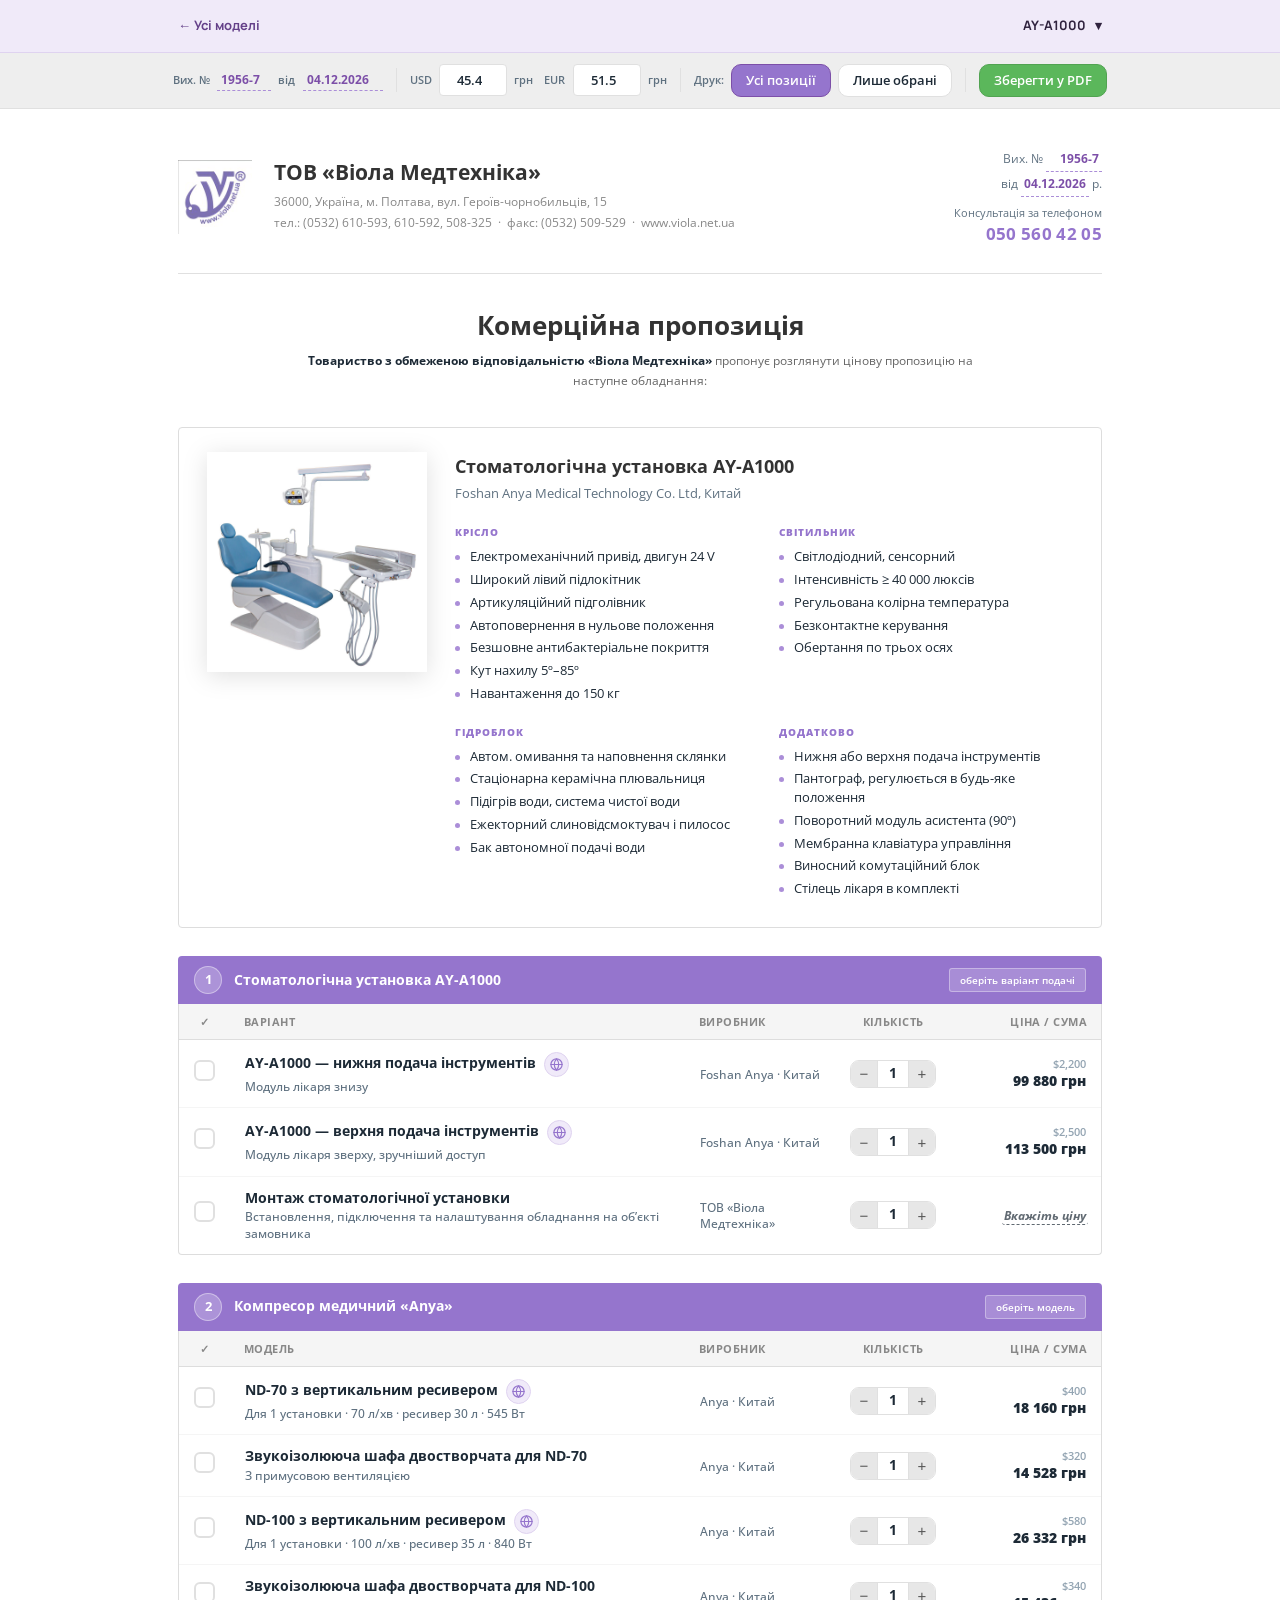
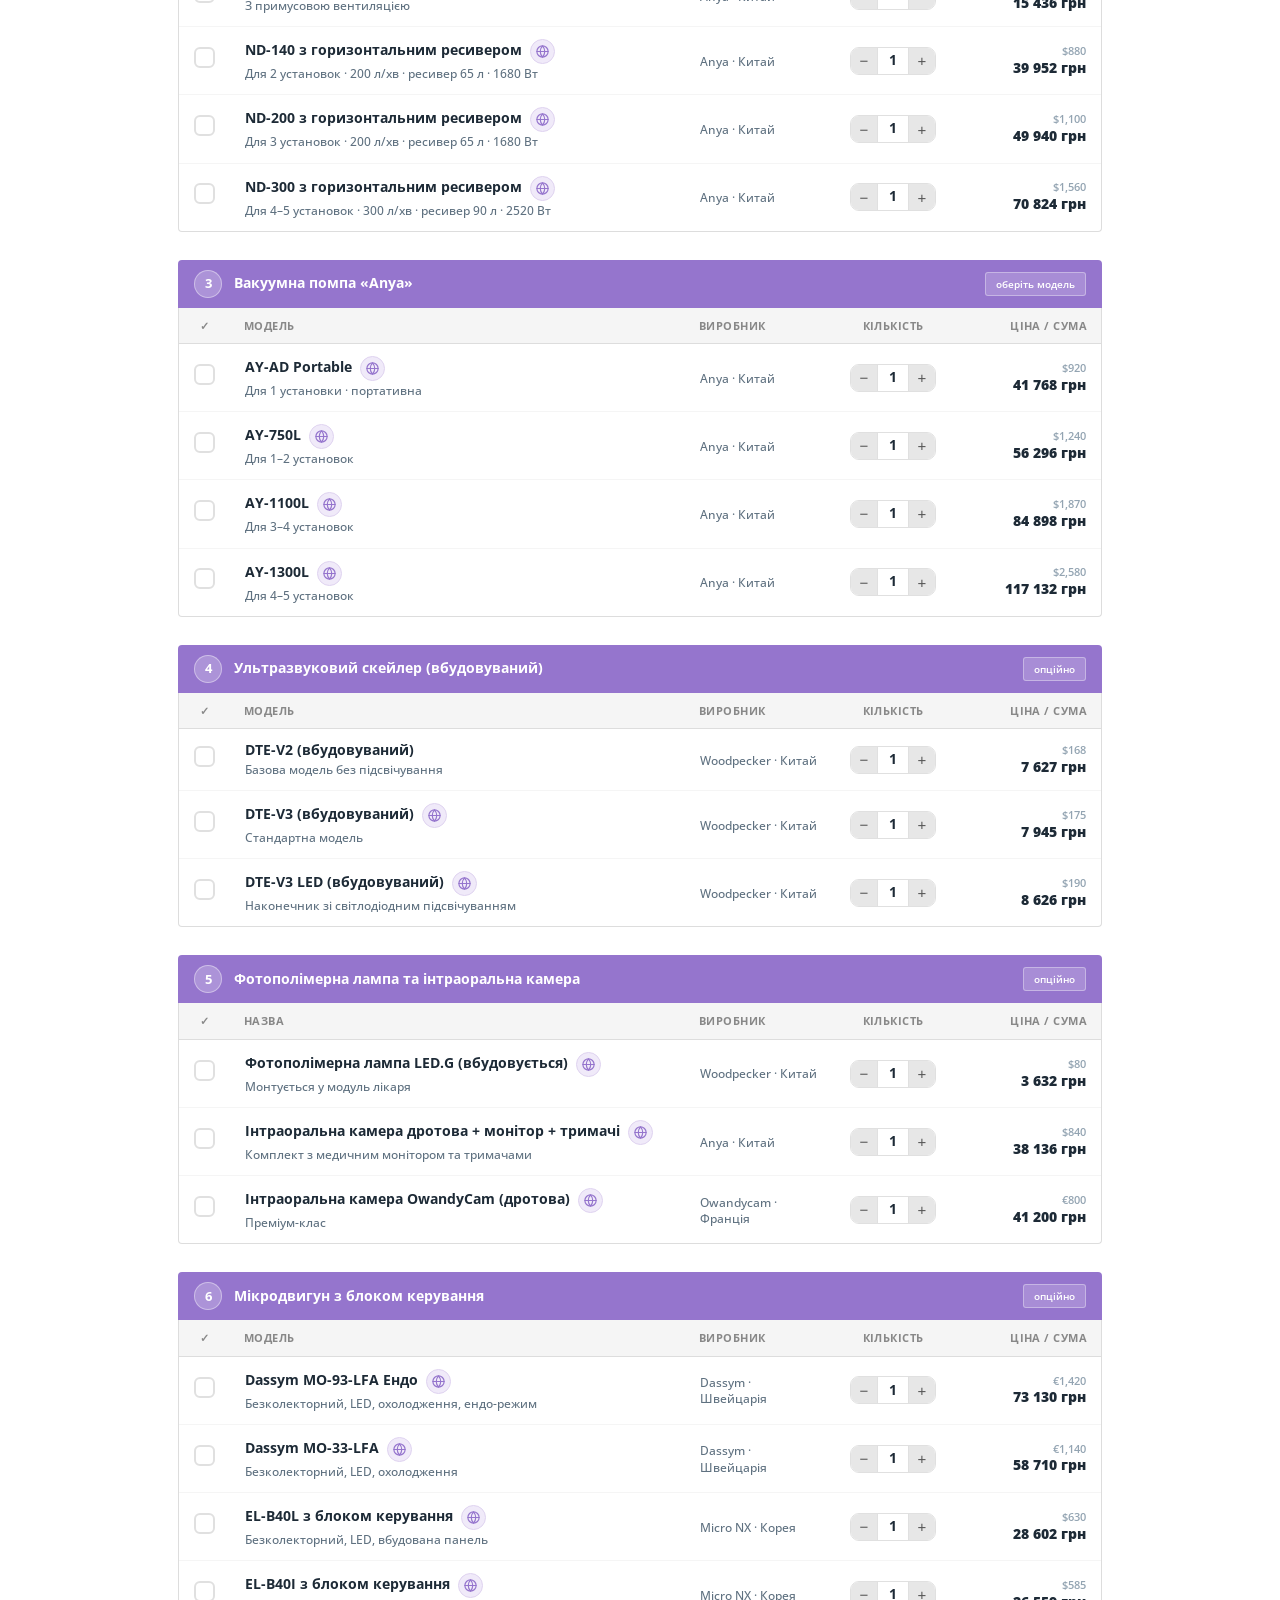
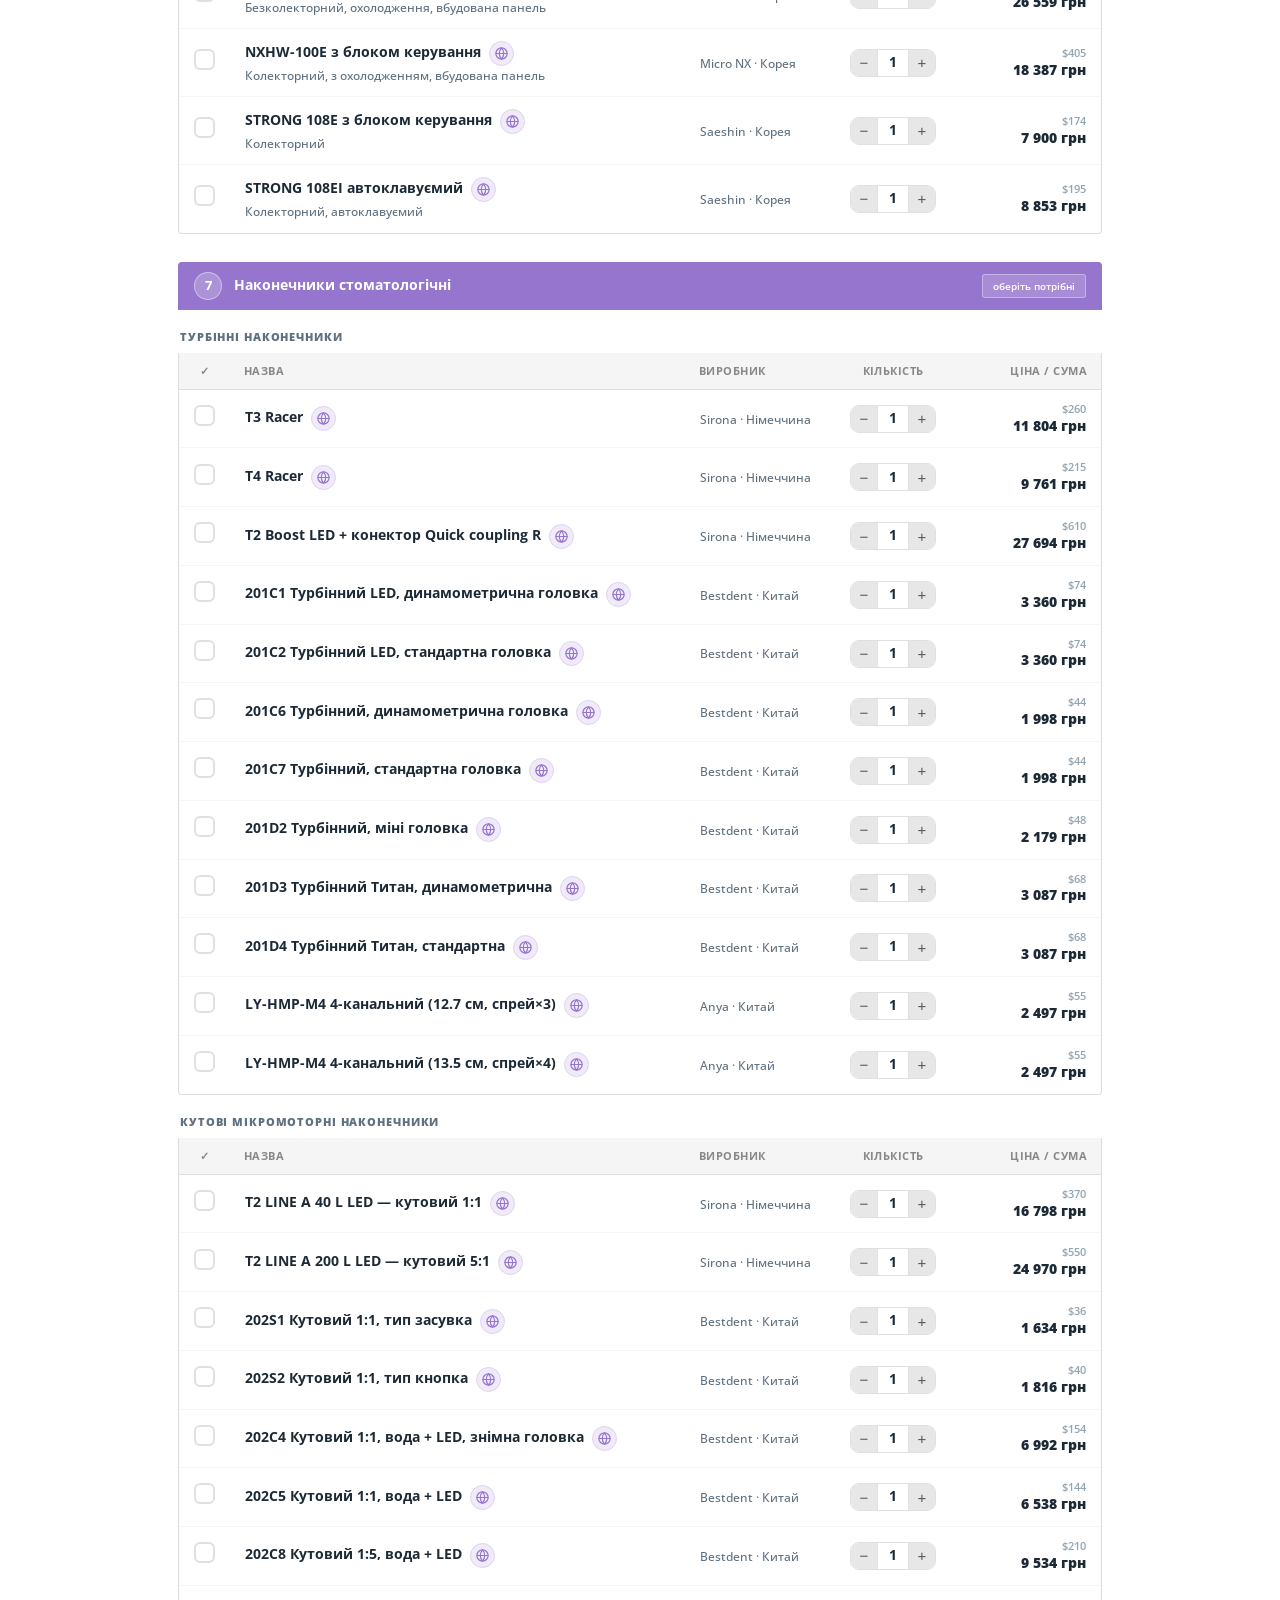
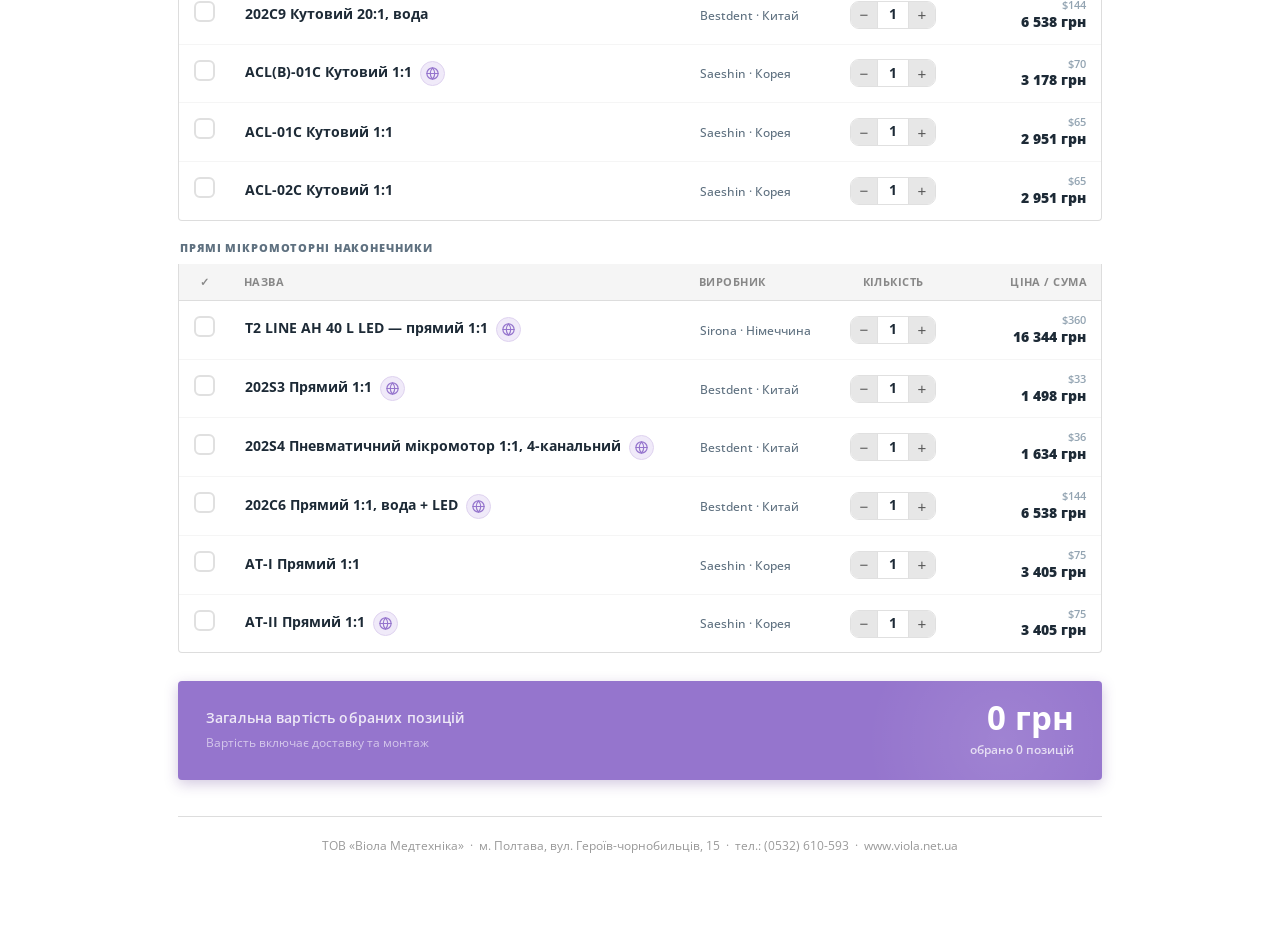
<file: index.html>
<!DOCTYPE html>
<html lang="uk"><head>
<meta charset="UTF-8">
<style id="print-no-hf">@page{margin:0}@media print{html,body{margin:0!important}.page{padding:12mm 13mm!important;-webkit-box-decoration-break:clone;box-decoration-break:clone}.print-note,.print-signature{margin-left:13mm!important;margin-right:13mm!important}}</style>
<meta name="viewport" content="width=device-width, initial-scale=1.0">
<title>Конфігуратор AY-A1000 — Віола Медтехніка</title>
<link rel="preconnect" href="https://fonts.googleapis.com">
<link href="https://fonts.googleapis.com/css2?family=Open+Sans:wght@400;600;700&display=swap" rel="stylesheet">
<link rel="preconnect" href="https://fonts.gstatic.com" crossorigin="">
<style>/* cyrillic-ext */

/* cyrillic */

/* greek */

/* vietnamese */

/* latin-ext */

/* latin */

/* cyrillic-ext */

/* cyrillic */

/* greek */

/* vietnamese */

/* latin-ext */

/* latin */

/* cyrillic-ext */

/* cyrillic */

/* greek */

/* vietnamese */

/* latin-ext */

/* latin */

/* cyrillic-ext */

/* cyrillic */

/* greek */

/* vietnamese */

/* latin-ext */

/* latin */

/* cyrillic-ext */

/* cyrillic */

/* greek */

/* vietnamese */

/* latin-ext */

/* latin */

/* cyrillic-ext */

/* cyrillic */

/* vietnamese */

/* latin-ext */

/* latin */

/* cyrillic-ext */

/* cyrillic */

/* vietnamese */

/* latin-ext */

/* latin */

/* cyrillic-ext */

/* cyrillic */

/* vietnamese */

/* latin-ext */

/* latin */

/* cyrillic-ext */

/* cyrillic */

/* vietnamese */

/* latin-ext */

/* latin */

</style>
<style>
:root{
  --brand:#9575CD;
  --brand-deep:#7c4fa8;
  --brand-mid:#ab8ed8;
  --brand-soft:#f0eaf9;
  --brand-tint:#f8f5fd;
  --brand-line:#dfd3f0;
  --accent:#1f7a52;
  --accent-deep:#155f3f;
  --accent-soft:#eaf6ef;
  --ink:#1d2a36;
  --muted:#5f7180;
  --faint:#93a4b2;
  --paper:#ffffff;
  --surface:#ffffff;
  --border:#e0e0e0;
  --border-soft:#f5f5f5;
  --shadow-sm:0 1px 2px rgba(60,30,90,.05),0 1px 3px rgba(60,30,90,.05);
  --shadow-md:0 6px 22px rgba(80,40,130,.08),0 1px 4px rgba(80,40,130,.05);
  --shadow-lg:0 22px 60px rgba(80,40,130,.16);
  --radius:15px;
  --radius-sm:10px;
}
*,*::before,*::after{box-sizing:border-box;margin:0;padding:0}
html{-webkit-text-size-adjust:100%}
body{font-family:'Open Sans',Arial,sans-serif;background:var(--paper);color:var(--ink);font-size:13px;line-height:1.6;-webkit-font-smoothing:antialiased;text-rendering:optimizeLegibility}
.page{max-width:980px;margin:0 auto;padding:0 28px 76px}

/* TOOLBAR */
.toolbar{
  position:sticky;top:0;z-index:100;
  background:#EEEEEE;
  
  border-bottom:1px solid var(--border);
  padding:11px 20px;
  display:flex;align-items:center;justify-content:center;gap:9px;flex-wrap:wrap;
  margin:0 -28px 0;
}
.tb-group{display:flex;align-items:center;gap:7px}
.tb-sep{width:1px;height:24px;background:var(--border);margin:0 4px}
.tb-lbl{font-size:11px;font-weight:600;color:var(--muted);white-space:nowrap;letter-spacing:.01em}
.tb-inp{width:68px;padding:6px 9px;border:1px solid var(--border);border-radius:4px;font-size:13px;font-weight:600;font-family:'Open Sans',Arial,sans-serif;text-align:right;background:var(--surface);color:var(--ink);transition:border-color .15s,box-shadow .15s}
.tb-inp:focus{outline:none;border-color:var(--brand);box-shadow:0 0 0 3px var(--brand-soft)}
.tb-btn{display:inline-flex;align-items:center;gap:6px;padding:7px 14px;border-radius:10px;border:1px solid var(--border);font-size:12.5px;font-weight:600;font-family:'Open Sans',Arial,sans-serif;cursor:pointer;transition:all .15s;background:var(--surface);color:var(--ink);white-space:nowrap}
.tb-btn:hover{background:#f0eaf9;border-color:#ab8ed8;color:#7c4fa8}
.tb-btn.active{color:#fff;background:#9575CD;border-color:#7c4fa8}
.tb-btn.active:hover{background:#7c4fa8;color:#fff}
.tb-btn.green{color:#fff;background:#5bb75b;border-color:#51a351}
.tb-btn.green:hover{background:#51a351}
.tb-btn svg{width:14px;height:14px;stroke:currentColor;fill:none;stroke-width:2;stroke-linecap:round;stroke-linejoin:round}
.tb-editable{display:inline-block;min-width:54px;border-bottom:1px dashed var(--brand-mid);padding:1px 4px;font-size:12px;font-weight:700;color:var(--brand-deep);cursor:text;outline:none;transition:all .15s}
.tb-editable:focus{border-bottom-style:solid;background:var(--brand-soft);border-radius:4px}

/* MODAL */
.modal-overlay{display:none;position:fixed;inset:0;background:rgba(34,18,58,.5);z-index:999;align-items:center;justify-content:center;padding:20px}
.modal-overlay.open{display:flex}
.modal{background:var(--surface);border-radius:6px;padding:34px 36px;max-width:470px;width:100%;box-shadow:var(--shadow-lg);position:relative;animation:modalIn .26s cubic-bezier(.2,.8,.25,1)}
@keyframes modalIn{from{opacity:0;transform:translateY(14px) scale(.985)}to{opacity:1;transform:none}}
.modal-title{font-family:'Open Sans',Arial,sans-serif;font-size:18px;font-weight:700;color:#333;margin-bottom:22px;display:flex;align-items:center;gap:11px}
.modal-step{display:flex;align-items:flex-start;gap:14px;margin-bottom:16px}
.modal-step-num{width:29px;height:29px;background:linear-gradient(135deg,var(--brand-mid),var(--brand));color:#fff;border-radius:9px;font-size:13px;font-weight:700;display:flex;align-items:center;justify-content:center;flex-shrink:0}
.modal-step-text{font-size:13.5px;color:var(--ink);line-height:1.6}
.modal-step-text strong{color:var(--brand-deep);font-weight:700}
.modal-highlight{background:var(--brand-tint);border:1px solid var(--border);border-radius:10px;padding:9px 13px;font-size:12.5px;color:var(--ink);margin-top:7px;font-style:normal}
.modal-actions{display:flex;gap:10px;margin-top:26px;justify-content:flex-end}
.modal-btn{padding:10px 22px;border-radius:4px;border:none;font-size:13.5px;font-weight:600;font-family:'Open Sans',Arial,sans-serif;cursor:pointer;transition:all .15s}
.modal-btn.primary{color:#fff;background:#9575CD;border:1px solid #7c4fa8}
.modal-btn.primary:hover{background:#7c4fa8}
.modal-btn.secondary{color:#666;background:#e7e7e7;border:1px solid #ccc}
.modal-btn.secondary:hover{background:#d5d5d5}
.modal-close{position:absolute;top:16px;right:18px;font-size:17px;cursor:pointer;color:var(--faint);line-height:1;border:none;background:none;width:30px;height:30px;border-radius:8px;transition:all .15s}
.modal-close:hover{color:var(--ink);background:var(--brand-soft)}

/* HEADER */
.kp-header{display:flex;align-items:center;gap:22px;border-bottom:1px solid var(--border);margin:38px 0 28px;padding-bottom:26px}
.logo-img{width:74px;height:74px;object-fit:contain;flex-shrink:0}
.company-name{font-family:'Open Sans',Arial,sans-serif;font-size:21px;font-weight:700;color:#333;line-height:1.2;text-decoration:none}
.company-info{font-size:12px;color:#888;margin-top:6px;line-height:1.75}
.header-right{margin-left:auto;text-align:right}
.doc-num-row{font-size:12px;color:var(--muted);line-height:2}
.doc-editable{display:inline-block;min-width:56px;border-bottom:1px dashed var(--brand-mid);padding:0 3px;color:var(--brand-deep);font-size:12px;font-weight:700;cursor:text;outline:none;transition:all .15s}
.doc-editable:focus{border-bottom-style:solid;background:var(--brand-soft);border-radius:4px}

/* INTRO */
.intro-block{text-align:center;padding:8px 0 36px;max-width:700px;margin:0 auto}
.intro-title{font-family:'Open Sans',Arial,sans-serif;font-size:26px;font-weight:700;margin-bottom:10px;color:#333;line-height:1.2}
.intro-text{font-size:12px;color:#666;line-height:1.7}
.intro-text strong{color:var(--ink);font-weight:700}

/* CHAIR HERO */
.chair-hero{display:flex;align-items:flex-start;gap:28px;background:#fff;border:1px solid #ddd;border-radius:4px;padding:24px 28px;margin-bottom:28px;overflow:hidden}

.chair-img{width:220px;height:220px;object-fit:contain;flex-shrink:0;filter:drop-shadow(0 4px 12px rgba(0,0,0,.12))}
.chair-img:hover{transform:none}
.chair-info{flex:1;position:relative}
.chair-info-title{font-family:'Open Sans',Arial,sans-serif;font-size:18px;font-weight:700;color:#333;margin-bottom:3px}
.chair-info-maker{font-size:12.5px;color:var(--muted);margin-bottom:20px}
.chair-specs-grid{display:grid;grid-template-columns:1fr 1fr;gap:16px 30px}
.spec-group{margin-bottom:2px}
.spec-group-title{font-size:10px;font-weight:800;text-transform:uppercase;letter-spacing:.1em;color:#9575CD;margin-bottom:6px}
.spec-list{list-style:none;font-size:12.5px;color:var(--ink);line-height:1.5}
.spec-list li{padding:2px 0 2px 15px;position:relative}
.spec-list li::before{content:'';position:absolute;left:0;top:9px;width:5px;height:5px;border-radius:50%;background:var(--brand-mid)}

/* SECTION */
.section{margin-bottom:28px}
.section-header{display:flex;align-items:center;gap:12px;margin-bottom:0;background:#9575CD;border-radius:4px 4px 0 0;padding:10px 16px;color:#fff}
.section-num{width:28px;height:28px;background:rgba(255,255,255,.22);color:#fff;border-radius:50%;font-size:13px;font-weight:700;display:flex;align-items:center;justify-content:center;flex-shrink:0;border:1px solid rgba(255,255,255,.4)}
.section-title{font-family:'Open Sans',Arial,sans-serif;font-size:14px;font-weight:700;color:#fff;flex:1}
.section-badge{font-size:10px;font-weight:600;padding:3px 10px;border-radius:3px;border:1px solid rgba(255,255,255,.35);color:#fff;background:rgba(255,255,255,.18);white-space:nowrap}

/* TABLE */
.options-table-wrap{background:#fff;border:1px solid #ddd;border-top:none;border-radius:0 0 4px 4px;overflow:hidden;margin-bottom:0}
table.otbl{width:100%;border-collapse:collapse;font-size:13.5px}
table.otbl thead tr{background:#f5f5f5;border-bottom:1px solid #ddd}
table.otbl th{padding:9px 14px;text-align:left;color:#888;font-weight:700;font-size:11px;letter-spacing:.04em;text-transform:uppercase}
table.otbl th.th-c{width:48px;text-align:center}
table.otbl th.th-q{width:108px;text-align:center}
table.otbl th.th-p{width:150px;text-align:right}
table.otbl th.th-maker{width:150px}
table.otbl tbody tr{border-bottom:1px solid var(--border-soft);cursor:pointer;transition:background .12s,box-shadow .12s}
table.otbl tbody tr:last-child{border-bottom:none}
table.otbl tbody tr:hover{background:var(--brand-tint)}
table.otbl tbody tr.row-checked{background:var(--accent-soft);box-shadow:inset 3px 0 0 var(--accent)}
table.otbl tbody tr.row-checked:hover{background:#e2f1e9}
table.otbl td{padding:12px 15px;vertical-align:middle}
table.otbl td.td-c{text-align:center}
table.otbl td.td-q{text-align:center}
table.otbl td.td-p{text-align:right;white-space:nowrap;line-height:1.35}
.opt-name{font-weight:700;color:var(--ink);font-size:13.5px;line-height:1.4}
.opt-sub{font-size:11.5px;color:var(--muted);margin-top:2px;font-weight:500;line-height:1.4}

/* CHECKBOX */
.cb{width:21px;height:21px;border:2px solid var(--border);border-radius:6px;display:inline-flex;align-items:center;justify-content:center;flex-shrink:0;background:var(--surface);transition:all .15s}
table.otbl tbody tr:hover .cb{border-color:var(--brand-mid)}
.cb.on{background:var(--accent);border-color:var(--accent)}
.cb-tick{display:none;color:#fff;font-size:13px;font-weight:800;line-height:1}
.cb.on .cb-tick{display:block}

/* QTY */
.qty-wrap{display:inline-flex;align-items:stretch;border:1px solid var(--border);border-radius:9px;overflow:hidden;background:var(--surface)}
.qty-btn{width:26px;height:26px;border:none;background:#e7e7e7;color:#555;font-size:15px;cursor:pointer;display:inline-flex;align-items:center;justify-content:center;user-select:none;padding:0;line-height:1}
.qty-btn:hover{background:#ddd;color:#333}
.qty-val{min-width:32px;text-align:center;font-weight:700;font-size:13.5px;border-left:1px solid var(--border);border-right:1px solid var(--border);display:flex;align-items:center;justify-content:center}

/* PRICE */
.p-orig{font-size:11px;color:var(--faint);font-weight:600}
.p-uah{font-size:14px;font-weight:800;color:var(--ink)}.p-uah{cursor:pointer;border-bottom:1px dashed transparent;border-radius:3px;padding:0 2px;margin:0 -2px;transition:all .15s}.p-uah:hover{border-bottom-color:currentColor;opacity:.85}.p-placeholder{font-size:12px;font-weight:700;font-style:italic;opacity:.7;border-bottom:1px dashed currentColor}.p-input{width:98px;padding:3px 7px;border:1px solid var(--brand-mid,#d4738f);border-radius:5px;font-size:13px;font-weight:800;text-align:right;font-family:'Open Sans',Arial,sans-serif;color:#2b1d24;background:#fff}.p-input:focus{outline:none;box-shadow:0 0 0 3px rgba(212,115,143,.25)}@media print{.p-input{border:none!important;box-shadow:none!important;background:transparent!important}}
.p-total{font-size:12px;font-weight:700;color:var(--accent-deep);margin-top:1px}
.sub-label{font-size:11px;font-weight:800;text-transform:uppercase;letter-spacing:.08em;color:var(--muted);margin:18px 0 8px 2px}

/* TOTAL */
.total-bar{background:#9575CD;border-radius:4px;padding:20px 28px;display:flex;align-items:center;justify-content:space-between;margin-top:28px;flex-wrap:wrap;gap:16px;box-shadow:0 4px 14px rgba(80,40,130,.25);position:relative;overflow:hidden}
.total-bar::before{content:'';position:absolute;top:-80px;right:-40px;width:280px;height:280px;border-radius:50%;background:radial-gradient(circle,rgba(255,255,255,.1),transparent 68%);pointer-events:none}
.total-label{color:rgba(255,255,255,.84);font-size:13.5px;font-weight:600;letter-spacing:.01em}
.total-note{color:rgba(255,255,255,.6);font-size:11.5px;margin-top:4px}
.total-right{text-align:right;position:relative}
.total-sum{font-family:'Open Sans',Arial,sans-serif;font-size:33px;font-weight:700;color:#fff;line-height:1}
.total-cnt{color:rgba(255,255,255,.74);font-size:12px;margin-top:6px;font-weight:600}
.kp-footer{margin-top:36px;padding-top:18px;border-top:1px solid #ddd;font-size:12px;color:#999;text-align:center;line-height:1.8}

/* SITE LINK ICON */
.opt-link{
  display:inline-flex;align-items:center;justify-content:center;
  width:25px;height:25px;margin-left:8px;border-radius:50%;
  background:var(--brand-soft);border:1px solid var(--brand-line);
  color:var(--brand);text-decoration:none;
  vertical-align:middle;flex-shrink:0;
  transition:all .15s;cursor:pointer;
}
.opt-link:hover{background:var(--brand);color:#fff;border-color:var(--brand);transform:translateY(-1px);box-shadow:0 2px 8px rgba(47,118,184,.28)}
.opt-link svg{width:15px;height:15px;stroke:currentColor;fill:none;stroke-width:1.9;stroke-linecap:round;stroke-linejoin:round}
@media print{.opt-link{display:none!important}}

/* RESPONSIVE */
@media (max-width:760px){
  .page{padding:0 16px 56px}
  .toolbar{gap:7px;padding:10px 14px}
  .kp-header{flex-wrap:wrap;gap:16px;margin-top:24px}
  .header-right{margin-left:0;text-align:left;width:100%}
  .intro-title{font-family:'Open Sans',Arial,sans-serif;font-size:26px;font-weight:700;margin-bottom:10px;color:#333;line-height:1.2}
  .chair-hero{display:flex;align-items:flex-start;gap:28px;background:#fff;border:1px solid #ddd;border-radius:4px;padding:24px 28px;margin-bottom:28px;overflow:hidden}
  .chair-img{width:220px;height:220px;object-fit:contain;flex-shrink:0;filter:drop-shadow(0 4px 12px rgba(0,0,0,.12))}
  .chair-specs-grid{grid-template-columns:1fr;gap:14px}
  .options-table-wrap{background:#fff;border:1px solid #ddd;border-top:none;border-radius:0 0 4px 4px;overflow:hidden;margin-bottom:0}
  table.otbl{min-width:560px}
  .total-sum{font-family:'Open Sans',Arial,sans-serif;font-size:33px;font-weight:700;color:#fff;line-height:1}
}

/* PRINT MODES */
body.print-selected .orow:not(.row-checked){display:none!important}
body.print-selected .section:not(:has(.row-checked)){display:none!important}
body.print-selected .options-table-wrap:not(:has(.row-checked)){display:none!important}
body.print-selected .sub-label{display:none}
body.print-selected .section:has(.row-checked) .sub-label{display:block}

@media print{
  .toolbar,.modal-overlay,.qty-btn,.opt-link{display:none!important}
  *{-webkit-print-color-adjust:exact!important;print-color-adjust:exact!important;color-adjust:exact!important}
  html,body{font-size:15px;background:#fff}
  .page{padding:0;max-width:100%}
  .section{margin-bottom:14px}
  .section-header{background:#f0f0f0!important;color:#000!important;border:1px solid #bbb!important;border-bottom:none!important;border-radius:0!important;break-after:avoid;page-break-after:avoid;margin-bottom:0!important}
  .options-table-wrap{break-before:avoid;page-break-before:avoid;border:1px solid #bbb!important;border-top:none!important;border-radius:0!important;overflow:visible;box-shadow:none!important}
  .section-num{background:#ddd!important;color:#333!important}
  .section-title{color:#000!important;font-size:14px!important}
  .section-badge{display:none!important}
  table.otbl{break-inside:auto;border-collapse:collapse!important;width:100%}
  table.otbl thead{display:table-header-group}
  table.otbl th{border:1px solid #aaa!important;padding:5px 8px!important;background:#f0f0f0!important;font-size:12px!important;text-align:left!important}
  table.otbl th.th-c{width:36px;text-align:center!important}
  table.otbl th.th-q{width:70px;text-align:center!important}
  table.otbl th.th-p{width:130px;text-align:right!important}
  table.otbl th.th-maker{width:120px}
  table.otbl td{border:1px solid #bbb!important;padding:7px 10px!important;vertical-align:middle!important;font-size:15px!important}
  table.otbl td.td-q{text-align:center!important}
  table.otbl td.td-p{text-align:right!important}
  table.otbl tbody tr{break-inside:avoid}
  table.otbl tbody tr.row-checked{background:#f2f9f5!important;box-shadow:none!important}
  table.otbl{counter-reset:print-row}
  table.otbl tbody tr{counter-increment:print-row}
  table.otbl td.td-c{text-align:center!important;font-weight:700;font-size:13px;color:#333}
  table.otbl td.td-c::before{content:counter(print-row)}
  table.otbl td.td-c .cb{display:none!important}
  .qty-wrap{border:none!important;background:transparent!important}
  .qty-val{border:none!important;background:transparent!important;font-weight:700}
  .total-bar{background:#f5f5f5!important;border:2px solid #999!important;border-radius:0!important;box-shadow:none!important;break-inside:avoid;padding:12px 20px!important;margin-top:16px!important}
  .total-bar::before{display:none!important}
  .total-label{color:#000!important;font-weight:700}
  .total-note{color:#555!important}
  .total-cnt{color:#555!important}
  .total-sum{color:#000!important;font-size:24px!important}
  .chair-hero{background:#fff!important;border:1px solid #ccc!important;box-shadow:none!important;break-inside:avoid;flex-direction:row;gap:20px;padding:14px 18px;margin-bottom:16px}
  .chair-img{width:150px;height:150px;filter:none;max-width:150px;flex-shrink:0}
  .chair-info{flex:1}
  .chair-info-title{font-size:17px}
  .chair-specs-grid{grid-template-columns:1fr 1fr;gap:6px 18px}
  .spec-list{font-size:12px}
  .print-signature{display:flex!important;margin-top:24px;padding-top:18px;border-top:1px solid #bbb;break-inside:avoid}
  .print-note{display:block!important}
  .kp-header{flex-wrap:nowrap!important;flex-direction:row!important;align-items:center!important}
  .header-right{margin-left:auto!important;text-align:right!important;width:auto!important}
  .company-info{font-size:12px!important}
  .company-name{font-size:19px!important}
  .hdr-phone-num{color:#000!important;font-size:17px!important}
  .hdr-phone{color:#444!important}
  .kp-footer{display:none!important}
  .kp-header,.intro-block{break-inside:avoid}
  .intro-block{padding-bottom:16px}
  .sub-label{break-after:avoid;margin-top:12px}
}

/* ── ПIДПИС / ПЕЧАТКА ── */
.print-signature{
  display:none;
  align-items:flex-start;
  margin-top:32px;
  padding-top:22px;
  border-top:2px solid var(--border);
}
.sig-col{flex:1}
.sig-label{font-size:11px;font-weight:700;text-transform:uppercase;letter-spacing:.06em;color:var(--muted);margin-bottom:8px}
.sig-company{font-size:13px;font-weight:600;color:var(--ink);margin-bottom:10px}
.sig-line-wrap{margin-top:44px}
.sig-line{font-size:11.5px;color:var(--ink);border-bottom:1px solid #aaa;padding-bottom:2px;margin-bottom:4px;width:340px}
.sig-hint{font-size:9.5px;color:var(--faint);display:flex;justify-content:space-between;width:340px}

/* ── ПРИМIТКА ПРИ ДРУКУ ── */
.print-note{
  display:none;
  margin-top:18px;
  padding:12px 16px;
  border-left:3px solid #bbb;
  font-size:10.5px;
  color:#555;
  line-height:1.65;
  background:#fafafa;
}

/* ── ТЕЛЕФОН В ШАПЦI ── */
.hdr-phone{font-size:11px;color:var(--muted);margin-top:8px;line-height:1.5;text-align:right}
.hdr-phone-num{font-size:17px;font-weight:700;color:var(--brand);letter-spacing:.02em;white-space:nowrap}
</style>
<link rel="stylesheet" href="assets/fonts.css">
<link rel="stylesheet" href="assets/model-nav.css">
</head>
<body>
<nav class="viola-model-nav" aria-label="Навігація конфігураторів"><a href="catalog/">← Усі моделі</a><details><summary>AY-A1000 &nbsp; ▾</summary><ul><li><a aria-current="page" href="./">AY-A1000</a></li><li><a href="ay-215b3/">AY-215B3</a></li><li><a href="ay-215c1/">AY-215C1</a></li><li><a href="ay-215c2/">AY-215C2</a></li><li><a href="ay-a3600/">AY-A3600</a></li><li><a href="ay-a6800/">AY-A6800</a></li><li><a href="ss-kiss-m1/">SS KISS M1</a></li><li><a href="ss-kiss-m4/">SS KISS M4</a></li></ul></details></nav>




<!-- PDF INSTRUCTION MODAL -->
<div class="modal-overlay" id="pdfModal">
  <div class="modal">
    <button class="modal-close" onclick="closeModal()">✕</button>
    <div class="modal-title">Як зберегти КП у PDF</div>
    <div class="modal-step">
      <div class="modal-step-num">1</div>
      <div class="modal-step-text">Натисніть <strong>«Продовжити»</strong> — відкриється вікно друку браузера</div>
    </div>
    <div class="modal-step">
      <div class="modal-step-num">2</div>
      <div class="modal-step-text">
        Знайдіть поле <strong>«Принтер»</strong> (або <strong>«Destination»</strong>) — там буде вказана назва вашого принтера.<br>
        <div class="modal-highlight">💡 Натисніть на назву принтера і оберіть <strong>«Зберегти як PDF»</strong> (або <strong>«Save as PDF»</strong>)</div>
      </div>
    </div>
    <div class="modal-step">
      <div class="modal-step-num">3</div>
      <div class="modal-step-text">Натисніть <strong>«Зберегти»</strong> і оберіть папку для збереження файлу</div>
    </div>
    <div class="modal-step">
      <div class="modal-step-num">4</div>
      <div class="modal-step-text">
        Рекомендовані налаштування:<br>
        <div class="modal-highlight">Орієнтація: <strong>Книжна</strong> &nbsp;·&nbsp; Поля: <strong>Мінімальні</strong> &nbsp;·&nbsp; Масштаб: <strong>100%</strong></div>
      </div>
    </div>
    <div class="modal-actions">
      <button class="modal-btn secondary" onclick="closeModal()">Скасувати</button>
      <button class="modal-btn primary" onclick="closeModal(); window.print()">Продовжити →</button>
    </div>
  </div>
</div>

<!-- STICKY TOOLBAR -->
<div class="toolbar">
  <div class="tb-group">
    <span class="tb-lbl">Вих. №</span>
    <span class="tb-editable" id="tb-docnum" contenteditable="true" spellcheck="false"></span>
    <span class="tb-lbl">від</span>
    <span class="tb-editable" id="tb-docdate" contenteditable="true" spellcheck="false" style="min-width:80px"></span>
  </div>
  <div class="tb-sep"></div>
  <div class="tb-group">
    <span class="tb-lbl">USD</span>
    <input type="number" class="tb-inp" id="usd" value="45.4" min="1" step="0.1">
    <span class="tb-lbl">грн</span>
    <span class="tb-lbl" style="margin-left:4px">EUR</span>
    <input type="number" class="tb-inp" id="eur" value="51.5" min="1" step="0.1">
    <span class="tb-lbl">грн</span>
  </div>
  <div class="tb-sep"></div>
  <div class="tb-group">
    <span class="tb-lbl">Друк:</span>
    <button class="tb-btn active" id="mode-all" onclick="setMode('all')">Усі позиції</button>
    <button class="tb-btn" id="mode-sel" onclick="setMode('selected')">Лише обрані</button>
  </div>
  <div class="tb-sep"></div>
  <div class="tb-group">
    <button class="tb-btn green" onclick="openModal()">Зберегти у PDF</button>
  </div>
</div>

<div class="page">

  <!-- HEADER -->
  <header class="kp-header">
    <img class="logo-img" src="assets/2054f9255b46bcc3e752.jpg" alt="Логотип Віола Медтехніка">
    <div>
      <div class="company-name">ТОВ «Віола Медтехніка»</div>
      <div class="company-info">
        36000, Україна, м. Полтава, вул. Героїв-чорнобильців, 15<br>
        тел.: (0532) 610-593, 610-592, 508-325 &nbsp;·&nbsp; факс: (0532) 509-529 &nbsp;·&nbsp; www.viola.net.ua
      </div>
    </div>
    <div class="header-right">
      <div class="doc-num-row">Вих. № <span class="doc-editable" id="hdr-docnum" contenteditable="true" spellcheck="false"></span></div>
      <div class="doc-num-row">від <span class="doc-editable" id="hdr-docdate" contenteditable="true" spellcheck="false"></span> р.</div>
      <div class="hdr-phone">Консультацiя за телефоном<br><span class="hdr-phone-num">050 560 42 05</span></div>
    </div>
  </header>

  <!-- INTRO -->
  <div class="intro-block">
    <div class="intro-title">Комерційна пропозиція</div>
    <div class="intro-text">
      <strong>Товариство з обмеженою відповідальністю «Віола Медтехніка»</strong> пропонує розглянути цінову пропозицію на наступне обладнання:
    </div>
  </div>

  <!-- CHAIR HERO -->
  <div class="chair-hero">
    <img class="chair-img" src="assets/6773d2598735bb58570a.png" alt="Стоматологічна установка AY-A1000">
    <div class="chair-info" style="flex:1">
      <div class="chair-info-title">Стоматологічна установка AY-A1000</div>
      <div class="chair-info-maker">Foshan Anya Medical Technology Co. Ltd, Китай</div>
      <div class="chair-specs-grid">
        <div class="spec-group">
          <div class="spec-group-title">Крісло</div>
          <ul class="spec-list">
            <li>Електромеханічний привід, двигун 24 V</li>
            <li>Широкий лівий підлокітник</li>
            <li>Артикуляційний підголівник</li>
            <li>Автоповернення в нульове положення</li>
            <li>Безшовне антибактеріальне покриття</li>
            <li>Кут нахилу 5º–85º</li>
            <li>Навантаження до 150 кг</li>
          </ul>
        </div>
        <div class="spec-group">
          <div class="spec-group-title">Світильник</div>
          <ul class="spec-list">
            <li>Світлодіодний, сенсорний</li>
            <li>Інтенсивність ≥ 40 000 люксів</li>
            <li>Регульована колірна температура</li>
            <li>Безконтактне керування</li>
            <li>Обертання по трьох осях</li>
          </ul>
        </div>
        <div class="spec-group">
          <div class="spec-group-title">Гідроблок</div>
          <ul class="spec-list">
            <li>Автом. омивання та наповнення склянки</li>
            <li>Стаціонарна керамічна плювальниця</li>
            <li>Підігрів води, система чистої води</li>
            <li>Ежекторний слиновідсмоктувач і пилосос</li>
            <li>Бак автономної подачі води</li>
          </ul>
        </div>
        <div class="spec-group">
          <div class="spec-group-title">Додатково</div>
          <ul class="spec-list">
            <li>Нижня або верхня подача інструментів</li>
            <li>Пантограф, регулюється в будь-яке положення</li>
            <li>Поворотний модуль асистента (90º)</li>
            <li>Мембранна клавіатура управління</li>
            <li>Виносний комутаційний блок</li>
                      <li>Стілець лікаря в комплекті</li>
          </ul>
        </div>
      </div>
    </div>
  </div>

  <!-- SECTION 1 -->
  <div class="section">
    <div class="section-header">
      <div class="section-num">1</div>
      <div class="section-title">Стоматологічна установка AY-A1000</div>
      <span class="section-badge">оберіть варіант подачі</span>
    </div>
    <div class="options-table-wrap">
      <table class="otbl">
        <thead><tr><th class="th-c">✓</th><th>Варіант</th><th class="th-maker">Виробник</th><th class="th-q">Кількість</th><th class="th-p">Ціна / Сума</th></tr></thead>
        <tbody>
          <tr class="orow" data-usd="2200" data-url="https://viola.net.ua/ua/obladnanya-uk/stomatologichne-obladnannya/stomat-ustanovki-anya/ay-a1000-ekonom"><td class="td-c"><div class="cb" onclick="tog(this)"><span class="cb-tick">✓</span></div></td><td><div class="opt-name">AY-A1000 — нижня подача інструментів</div><div class="opt-sub">Модуль лікаря знизу</div></td><td><div class="opt-sub">Foshan Anya · Китай</div></td><td class="td-q"><div class="qty-wrap"><button class="qty-btn" onclick="chq(this,-1)">−</button><span class="qty-val">1</span><button class="qty-btn" onclick="chq(this,1)">+</button></div></td><td class="td-p" data-usd="2200"></td></tr>
          <tr class="orow" data-usd="2500" data-url="https://viola.net.ua/ua/obladnanya-uk/stomatologichne-obladnannya/stomat-ustanovki-anya/ay-a1000-ekonom"><td class="td-c"><div class="cb" onclick="tog(this)"><span class="cb-tick">✓</span></div></td><td><div class="opt-name">AY-A1000 — верхня подача інструментів</div><div class="opt-sub">Модуль лікаря зверху, зручніший доступ</div></td><td><div class="opt-sub">Foshan Anya · Китай</div></td><td class="td-q"><div class="qty-wrap"><button class="qty-btn" onclick="chq(this,-1)">−</button><span class="qty-val">1</span><button class="qty-btn" onclick="chq(this,1)">+</button></div></td><td class="td-p" data-usd="2500"></td></tr>
        <tr class="orow manual-row" data-manual="1"><td class="td-c"><div class="cb" onclick="tog(this)"><span class="cb-tick">✓</span></div></td><td><div class="opt-name">Монтаж стоматологічної установки</div><div class="opt-sub">Встановлення, підключення та налаштування обладнання на об’єкті замовника</div></td><td><div class="opt-sub">ТОВ «Віола Медтехніка»</div></td><td class="td-q"><div class="qty-wrap"><button class="qty-btn" onclick="chq(this,-1)">−</button><span class="qty-val">1</span><button class="qty-btn" onclick="chq(this,1)">+</button></div></td><td class="td-p"></td></tr></tbody>
      </table>
    </div>
  </div>

  <!-- SECTION 2 -->
  <div class="section">
    <div class="section-header">
      <div class="section-num">2</div>
      <div class="section-title">Компресор медичний «Anya»</div>
      <span class="section-badge">оберіть модель</span>
    </div>
    <div class="options-table-wrap">
      <table class="otbl">
        <thead><tr><th class="th-c">✓</th><th>Модель</th><th class="th-maker">Виробник</th><th class="th-q">Кількість</th><th class="th-p">Ціна / Сума</th></tr></thead>
        <tbody>
          <tr class="orow" data-usd="400" data-url="https://viola.net.ua/ua/obladnanya-uk/stomatologichne-obladnannya/stomatologichni-kompresori/anya/%D0%BA%D0%BE%D0%BC%D0%BF%D1%80%D0%B5%D1%81%D0%BE%D1%80-%D1%81%D1%82%D0%BE%D0%BC%D0%B0%D1%82%D0%BE%D0%BB%D0%BE%D0%B3%D1%96%D1%87%D0%BD%D0%B8%D0%B9-nd-70"><td class="td-c"><div class="cb" onclick="tog(this)"><span class="cb-tick">✓</span></div></td><td><div class="opt-name">ND-70 з вертикальним ресивером</div><div class="opt-sub">Для 1 установки · 70 л/хв · ресивер 30 л · 545 Вт</div></td><td><div class="opt-sub">Anya · Китай</div></td><td class="td-q"><div class="qty-wrap"><button class="qty-btn" onclick="chq(this,-1)">−</button><span class="qty-val">1</span><button class="qty-btn" onclick="chq(this,1)">+</button></div></td><td class="td-p" data-usd="400"></td></tr>
          <tr class="orow" data-usd="320"><td class="td-c"><div class="cb" onclick="tog(this)"><span class="cb-tick">✓</span></div></td><td><div class="opt-name">Звукоізолююча шафа двостворчата для ND-70</div><div class="opt-sub">З примусовою вентиляцією</div></td><td><div class="opt-sub">Anya · Китай</div></td><td class="td-q"><div class="qty-wrap"><button class="qty-btn" onclick="chq(this,-1)">−</button><span class="qty-val">1</span><button class="qty-btn" onclick="chq(this,1)">+</button></div></td><td class="td-p" data-usd="320"></td></tr>
          <tr class="orow" data-usd="580" data-url="https://viola.net.ua/ua/obladnanya-uk/stomatologichne-obladnannya/stomatologichni-kompresori/anya/%D0%BA%D0%BE%D0%BC%D0%BF%D1%80%D0%B5%D1%81%D0%BE%D1%80-%D1%81%D1%82%D0%BE%D0%BC%D0%B0%D1%82%D0%BE%D0%BB%D0%BE%D0%B3%D1%96%D1%87%D0%BD%D0%B8%D0%B9-nd-100"><td class="td-c"><div class="cb" onclick="tog(this)"><span class="cb-tick">✓</span></div></td><td><div class="opt-name">ND-100 з вертикальним ресивером</div><div class="opt-sub">Для 1 установки · 100 л/хв · ресивер 35 л · 840 Вт</div></td><td><div class="opt-sub">Anya · Китай</div></td><td class="td-q"><div class="qty-wrap"><button class="qty-btn" onclick="chq(this,-1)">−</button><span class="qty-val">1</span><button class="qty-btn" onclick="chq(this,1)">+</button></div></td><td class="td-p" data-usd="580"></td></tr>
          <tr class="orow" data-usd="340"><td class="td-c"><div class="cb" onclick="tog(this)"><span class="cb-tick">✓</span></div></td><td><div class="opt-name">Звукоізолююча шафа двостворчата для ND-100</div><div class="opt-sub">З примусовою вентиляцією</div></td><td><div class="opt-sub">Anya · Китай</div></td><td class="td-q"><div class="qty-wrap"><button class="qty-btn" onclick="chq(this,-1)">−</button><span class="qty-val">1</span><button class="qty-btn" onclick="chq(this,1)">+</button></div></td><td class="td-p" data-usd="340"></td></tr>
          <tr class="orow" data-usd="880" data-url="https://viola.net.ua/ua/obladnanya-uk/stomatologichne-obladnannya/stomatologichni-kompresori/anya/%D0%BA%D0%BE%D0%BC%D0%BF%D1%80%D0%B5%D1%81%D0%BE%D1%80-%D1%81%D1%82%D0%BE%D0%BC%D0%B0%D1%82%D0%BE%D0%BB%D0%BE%D0%B3%D1%96%D1%87%D0%BD%D0%B8%D0%B9-nd-140"><td class="td-c"><div class="cb" onclick="tog(this)"><span class="cb-tick">✓</span></div></td><td><div class="opt-name">ND-140 з горизонтальним ресивером</div><div class="opt-sub">Для 2 установок · 200 л/хв · ресивер 65 л · 1680 Вт</div></td><td><div class="opt-sub">Anya · Китай</div></td><td class="td-q"><div class="qty-wrap"><button class="qty-btn" onclick="chq(this,-1)">−</button><span class="qty-val">1</span><button class="qty-btn" onclick="chq(this,1)">+</button></div></td><td class="td-p" data-usd="880"></td></tr>
          <tr class="orow" data-usd="1100" data-url="https://viola.net.ua/ua/obladnanya-uk/stomatologichne-obladnannya/stomatologichni-kompresori/anya/%D0%BA%D0%BE%D0%BC%D0%BF%D1%80%D0%B5%D1%81%D0%BE%D1%80-%D1%81%D1%82%D0%BE%D0%BC%D0%B0%D1%82%D0%BE%D0%BB%D0%BE%D0%B3%D1%96%D1%87%D0%BD%D0%B8%D0%B9-nd-200"><td class="td-c"><div class="cb" onclick="tog(this)"><span class="cb-tick">✓</span></div></td><td><div class="opt-name">ND-200 з горизонтальним ресивером</div><div class="opt-sub">Для 3 установок · 200 л/хв · ресивер 65 л · 1680 Вт</div></td><td><div class="opt-sub">Anya · Китай</div></td><td class="td-q"><div class="qty-wrap"><button class="qty-btn" onclick="chq(this,-1)">−</button><span class="qty-val">1</span><button class="qty-btn" onclick="chq(this,1)">+</button></div></td><td class="td-p" data-usd="1100"></td></tr>
          <tr class="orow" data-usd="1560" data-url="https://viola.net.ua/ua/obladnanya-uk/stomatologichne-obladnannya/stomatologichni-kompresori/anya/%D0%BA%D0%BE%D0%BC%D0%BF%D1%80%D0%B5%D1%81%D0%BE%D1%80-%D1%81%D1%82%D0%BE%D0%BC%D0%B0%D1%82%D0%BE%D0%BB%D0%BE%D0%B3%D1%96%D1%87%D0%BD%D0%B8%D0%B9-nd-300"><td class="td-c"><div class="cb" onclick="tog(this)"><span class="cb-tick">✓</span></div></td><td><div class="opt-name">ND-300 з горизонтальним ресивером</div><div class="opt-sub">Для 4–5 установок · 300 л/хв · ресивер 90 л · 2520 Вт</div></td><td><div class="opt-sub">Anya · Китай</div></td><td class="td-q"><div class="qty-wrap"><button class="qty-btn" onclick="chq(this,-1)">−</button><span class="qty-val">1</span><button class="qty-btn" onclick="chq(this,1)">+</button></div></td><td class="td-p" data-usd="1560"></td></tr>
        </tbody>
      </table>
    </div>
  </div>

  <!-- SECTION 3 -->
  <div class="section">
    <div class="section-header">
      <div class="section-num">3</div>
      <div class="section-title">Вакуумна помпа «Anya»</div>
      <span class="section-badge">оберіть модель</span>
    </div>
    <div class="options-table-wrap">
      <table class="otbl">
        <thead><tr><th class="th-c">✓</th><th>Модель</th><th class="th-maker">Виробник</th><th class="th-q">Кількість</th><th class="th-p">Ціна / Сума</th></tr></thead>
        <tbody>
          <tr class="orow" data-usd="920" data-url="https://viola.net.ua/ua/obladnanya-uk/stomatologichne-obladnannya/stomatologichni-kompresori/vakuumni-pompi-anya/%D0%BF%D0%BE%D1%80%D1%82%D0%B0%D1%82%D0%B8%D0%B2%D0%BD%D0%B8%D0%B9-ay-ad"><td class="td-c"><div class="cb" onclick="tog(this)"><span class="cb-tick">✓</span></div></td><td><div class="opt-name">AY-AD Portable</div><div class="opt-sub">Для 1 установки · портативна</div></td><td><div class="opt-sub">Anya · Китай</div></td><td class="td-q"><div class="qty-wrap"><button class="qty-btn" onclick="chq(this,-1)">−</button><span class="qty-val">1</span><button class="qty-btn" onclick="chq(this,1)">+</button></div></td><td class="td-p" data-usd="920"></td></tr>
          <tr class="orow" data-usd="1240" data-url="https://viola.net.ua/ua/obladnanya-uk/stomatologichne-obladnannya/stomatologichni-kompresori/vakuumni-pompi-anya/%D0%B2%D0%B0%D0%BA%D1%83%D1%83%D0%BC%D0%BD%D0%B0-%D0%BF%D0%BE%D0%BC%D0%BF%D0%B0-ay-ad750l"><td class="td-c"><div class="cb" onclick="tog(this)"><span class="cb-tick">✓</span></div></td><td><div class="opt-name">AY-750L</div><div class="opt-sub">Для 1–2 установок</div></td><td><div class="opt-sub">Anya · Китай</div></td><td class="td-q"><div class="qty-wrap"><button class="qty-btn" onclick="chq(this,-1)">−</button><span class="qty-val">1</span><button class="qty-btn" onclick="chq(this,1)">+</button></div></td><td class="td-p" data-usd="1240"></td></tr>
          <tr class="orow" data-usd="1870" data-url="https://viola.net.ua/ua/obladnanya-uk/stomatologichne-obladnannya/stomatologichni-kompresori/vakuumni-pompi-anya/%D0%B2%D0%B0%D0%BA%D1%83%D1%83%D0%BC%D0%BD%D0%B0-%D0%BF%D0%BE%D0%BC%D0%BF%D0%B0-ay-ad1100l"><td class="td-c"><div class="cb" onclick="tog(this)"><span class="cb-tick">✓</span></div></td><td><div class="opt-name">AY-1100L</div><div class="opt-sub">Для 3–4 установок</div></td><td><div class="opt-sub">Anya · Китай</div></td><td class="td-q"><div class="qty-wrap"><button class="qty-btn" onclick="chq(this,-1)">−</button><span class="qty-val">1</span><button class="qty-btn" onclick="chq(this,1)">+</button></div></td><td class="td-p" data-usd="1870"></td></tr>
          <tr class="orow" data-usd="2580" data-url="https://viola.net.ua/ua/obladnanya-uk/stomatologichne-obladnannya/stomatologichni-kompresori/vakuumni-pompi-anya/%D0%B2%D0%B0%D0%BA%D1%83%D1%83%D0%BC%D0%BD%D0%B0-%D0%BF%D0%BE%D0%BC%D0%BF%D0%B0-ay-ad1300l"><td class="td-c"><div class="cb" onclick="tog(this)"><span class="cb-tick">✓</span></div></td><td><div class="opt-name">AY-1300L</div><div class="opt-sub">Для 4–5 установок</div></td><td><div class="opt-sub">Anya · Китай</div></td><td class="td-q"><div class="qty-wrap"><button class="qty-btn" onclick="chq(this,-1)">−</button><span class="qty-val">1</span><button class="qty-btn" onclick="chq(this,1)">+</button></div></td><td class="td-p" data-usd="2580"></td></tr>
        </tbody>
      </table>
    </div>
  </div>

  <!-- SECTION 4 -->
  <div class="section">
    <div class="section-header">
      <div class="section-num">4</div>
      <div class="section-title">Ультразвуковий скейлер (вбудовуваний)</div>
      <span class="section-badge">опційно</span>
    </div>
    <div class="options-table-wrap">
      <table class="otbl">
        <thead><tr><th class="th-c">✓</th><th>Модель</th><th class="th-maker">Виробник</th><th class="th-q">Кількість</th><th class="th-p">Ціна / Сума</th></tr></thead>
        <tbody>
          <tr class="orow" data-usd="168"><td class="td-c"><div class="cb" onclick="tog(this)"><span class="cb-tick">✓</span></div></td><td><div class="opt-name">DTE-V2 (вбудовуваний)</div><div class="opt-sub">Базова модель без підсвічування</div></td><td><div class="opt-sub">Woodpecker · Китай</div></td><td class="td-q"><div class="qty-wrap"><button class="qty-btn" onclick="chq(this,-1)">−</button><span class="qty-val">1</span><button class="qty-btn" onclick="chq(this,1)">+</button></div></td><td class="td-p" data-usd="168"></td></tr>
          <tr class="orow" data-usd="175" data-url="https://viola.net.ua/ua/obladnanya-uk/stomatologichne-obladnannya/%D1%83%D0%BB%D1%8C%D1%82%D1%80%D0%B0%D0%B7%D0%B2%D1%83%D0%BA%D0%BE%D0%B2%D1%96-%D1%81%D0%BA%D0%B0%D0%BB%D0%B5%D1%80%D0%B8-%D0%BF-%D1%94%D0%B7%D0%BE%D0%B5%D0%BB%D0%B5%D0%BA%D1%82%D1%80%D0%B8%D1%87%D0%BD%D0%BE%D1%97-%D0%B4%D1%96%D1%97/%D0%BF%D1%8C%D1%94%D0%B7%D0%BE%D0%B5%D0%BB%D0%B5%D0%BA%D1%82%D1%80%D0%B8%D1%87%D0%BD%D1%96-uk-ua/%D1%81%D0%BA%D0%B0%D0%BB%D0%B5%D1%80-dte-v3-led"><td class="td-c"><div class="cb" onclick="tog(this)"><span class="cb-tick">✓</span></div></td><td><div class="opt-name">DTE-V3 (вбудовуваний)</div><div class="opt-sub">Стандартна модель</div></td><td><div class="opt-sub">Woodpecker · Китай</div></td><td class="td-q"><div class="qty-wrap"><button class="qty-btn" onclick="chq(this,-1)">−</button><span class="qty-val">1</span><button class="qty-btn" onclick="chq(this,1)">+</button></div></td><td class="td-p" data-usd="175"></td></tr>
          <tr class="orow" data-usd="190" data-url="https://viola.net.ua/ua/obladnanya-uk/stomatologichne-obladnannya/%D1%83%D0%BB%D1%8C%D1%82%D1%80%D0%B0%D0%B7%D0%B2%D1%83%D0%BA%D0%BE%D0%B2%D1%96-%D1%81%D0%BA%D0%B0%D0%BB%D0%B5%D1%80%D0%B8-%D0%BF-%D1%94%D0%B7%D0%BE%D0%B5%D0%BB%D0%B5%D0%BA%D1%82%D1%80%D0%B8%D1%87%D0%BD%D0%BE%D1%97-%D0%B4%D1%96%D1%97/%D0%BF%D1%8C%D1%94%D0%B7%D0%BE%D0%B5%D0%BB%D0%B5%D0%BA%D1%82%D1%80%D0%B8%D1%87%D0%BD%D1%96-uk-ua/%D1%81%D0%BA%D0%B0%D0%BB%D0%B5%D1%80-dte-v3-led"><td class="td-c"><div class="cb" onclick="tog(this)"><span class="cb-tick">✓</span></div></td><td><div class="opt-name">DTE-V3 LED (вбудовуваний)</div><div class="opt-sub">Наконечник зі світлодіодним підсвічуванням</div></td><td><div class="opt-sub">Woodpecker · Китай</div></td><td class="td-q"><div class="qty-wrap"><button class="qty-btn" onclick="chq(this,-1)">−</button><span class="qty-val">1</span><button class="qty-btn" onclick="chq(this,1)">+</button></div></td><td class="td-p" data-usd="190"></td></tr>
        </tbody>
      </table>
    </div>
  </div>

  <!-- SECTION 5 -->
  <div class="section">
    <div class="section-header">
      <div class="section-num">5</div>
      <div class="section-title">Фотополімерна лампа та інтраоральна камера</div>
      <span class="section-badge">опційно</span>
    </div>
    <div class="options-table-wrap">
      <table class="otbl">
        <thead><tr><th class="th-c">✓</th><th>Назва</th><th class="th-maker">Виробник</th><th class="th-q">Кількість</th><th class="th-p">Ціна / Сума</th></tr></thead>
        <tbody>
          <tr class="orow" data-usd="80" data-url="https://viola.net.ua/ua/obladnanya-uk/stomatologichne-obladnannya/fotopolimerni-lampi/%D1%84%D0%BE%D1%82%D0%BE%D0%BF%D0%BE%D0%BB%D1%96%D0%BC%D0%B5%D1%80%D0%BD%D0%B0-%D0%BB%D0%B0%D0%BC%D0%BF%D0%B0-woodpecker-%D0%B2%D1%83%D0%B4%D0%BF%D0%B5%D0%BA%D0%B5%D1%80-led-g-%D0%B4%D0%BB%D1%8F-%D0%B2%D0%B1%D1%83%D0%B4%D0%BE%D0%B2%D1%83%D0%B2%D0%B0%D0%BD%D0%BD%D1%8F-%D0%B2-%D1%81%D1%82%D0%BE%D0%BC%D0%B0%D1%82%D0%BE%D0%BB%D0%BE%D0%B3%D1%96%D1%87%D0%BD%D1%83-%D1%83%D1%81%D1%82%D0%B0%D0%BD%D0%BE%D0%B2%D0%BA%D1%83"><td class="td-c"><div class="cb" onclick="tog(this)"><span class="cb-tick">✓</span></div></td><td><div class="opt-name">Фотополімерна лампа LED.G (вбудовується)</div><div class="opt-sub">Монтується у модуль лікаря</div></td><td><div class="opt-sub">Woodpecker · Китай</div></td><td class="td-q"><div class="qty-wrap"><button class="qty-btn" onclick="chq(this,-1)">−</button><span class="qty-val">1</span><button class="qty-btn" onclick="chq(this,1)">+</button></div></td><td class="td-p" data-usd="80"></td></tr>
          <tr class="orow" data-usd="840" data-url="https://viola.net.ua/ua/obladnanya-uk/stomatologichne-obladnannya/cifrovi-dentalni-rentgenovski-aparati/intraoralni-kameri/%D1%96%D0%BD%D1%82%D1%80%D0%B0%D0%BE%D1%80%D0%B0%D0%BB%D1%8C%D0%BD%D0%B0-%D0%BA%D0%B0%D0%BC%D0%B5%D1%80%D0%B0-ay-a008-%D0%B2-%D0%BA%D0%BE%D0%BC%D0%BF%D0%BB%D0%B5%D0%BA%D1%82%D1%96-%D0%B7-%D0%BC%D0%BE%D0%BD%D1%96%D1%82%D0%BE%D1%80%D0%BE%D0%BC-ay-m17"><td class="td-c"><div class="cb" onclick="tog(this)"><span class="cb-tick">✓</span></div></td><td><div class="opt-name">Інтраоральна камера дротова + монітор + тримачі</div><div class="opt-sub">Комплект з медичним монітором та тримачами</div></td><td><div class="opt-sub">Anya · Китай</div></td><td class="td-q"><div class="qty-wrap"><button class="qty-btn" onclick="chq(this,-1)">−</button><span class="qty-val">1</span><button class="qty-btn" onclick="chq(this,1)">+</button></div></td><td class="td-p" data-usd="840"></td></tr>
          <tr class="orow" data-eur="800" data-url="https://viola.net.ua/ua/obladnanya-uk/stomatologichne-obladnannya/cifrovi-dentalni-rentgenovski-aparati/intraoralni-kameri/%D1%96%D0%BD%D1%82%D1%80%D0%B0%D0%BE%D1%80%D0%B0%D0%BB%D1%8C%D0%BD%D0%B0-%D0%B1%D0%B5%D0%B7%D0%B4%D1%80%D0%BE%D1%82%D0%BE%D0%B2%D0%B0-%D0%BA%D0%B0%D0%BC%D0%B5%D1%80%D0%B0-owandycam"><td class="td-c"><div class="cb" onclick="tog(this)"><span class="cb-tick">✓</span></div></td><td><div class="opt-name">Інтраоральна камера OwandyCam (дротова)</div><div class="opt-sub">Преміум-клас</div></td><td><div class="opt-sub">Owandycam · Франція</div></td><td class="td-q"><div class="qty-wrap"><button class="qty-btn" onclick="chq(this,-1)">−</button><span class="qty-val">1</span><button class="qty-btn" onclick="chq(this,1)">+</button></div></td><td class="td-p" data-eur="800"></td></tr>
        </tbody>
      </table>
    </div>
  </div>

  <!-- SECTION 6 -->
  <div class="section">
    <div class="section-header">
      <div class="section-num">6</div>
      <div class="section-title">Мікродвигун з блоком керування</div>
      <span class="section-badge">опційно</span>
    </div>
    <div class="options-table-wrap">
      <table class="otbl">
        <thead><tr><th class="th-c">✓</th><th>Модель</th><th class="th-maker">Виробник</th><th class="th-q">Кількість</th><th class="th-p">Ціна / Сума</th></tr></thead>
        <tbody>
          <tr class="orow" data-eur="1420" data-url="https://viola.net.ua/ua/obladnanya-uk/stomatologichne-obladnannya/portativni-bormashini-ta-mikrodviguni/%D0%BC%D1%96%D0%BA%D1%80%D0%BE%D0%B4%D0%B2%D0%B8%D0%B3%D1%83%D0%BD%D0%B8-%D0%B4%D0%BB%D1%8F-%D0%BC%D0%BE%D0%BD%D1%82%D0%B0%D0%B6%D1%83-%D0%B2-%D1%81%D1%82%D0%BE%D0%BC%D0%B0%D1%82%D0%BE%D0%BB%D0%BE%D0%B3%D1%96%D1%87%D0%BD%D1%83-%D1%83%D1%81%D1%82%D0%B0%D0%BD%D0%BE%D0%B2%D0%BA%D1%83-uk-ua/%D0%BC%D1%96%D0%BA%D1%80%D0%BE%D0%B4%D0%B2%D0%B8%D0%B3%D1%83%D0%BD-dassym-mo-93-lfa"><td class="td-c"><div class="cb" onclick="tog(this)"><span class="cb-tick">✓</span></div></td><td><div class="opt-name">Dassym MO-93-LFA Ендо</div><div class="opt-sub">Безколекторний, LED, охолодження, ендо-режим</div></td><td><div class="opt-sub">Dassym · Швейцарія</div></td><td class="td-q"><div class="qty-wrap"><button class="qty-btn" onclick="chq(this,-1)">−</button><span class="qty-val">1</span><button class="qty-btn" onclick="chq(this,1)">+</button></div></td><td class="td-p" data-eur="1420"></td></tr>
          <tr class="orow" data-eur="1140" data-url="https://viola.net.ua/ua/obladnanya-uk/stomatologichne-obladnannya/portativni-bormashini-ta-mikrodviguni/%D0%BC%D1%96%D0%BA%D1%80%D0%BE%D0%B4%D0%B2%D0%B8%D0%B3%D1%83%D0%BD%D0%B8-%D0%B4%D0%BB%D1%8F-%D0%BC%D0%BE%D0%BD%D1%82%D0%B0%D0%B6%D1%83-%D0%B2-%D1%81%D1%82%D0%BE%D0%BC%D0%B0%D1%82%D0%BE%D0%BB%D0%BE%D0%B3%D1%96%D1%87%D0%BD%D1%83-%D1%83%D1%81%D1%82%D0%B0%D0%BD%D0%BE%D0%B2%D0%BA%D1%83-uk-ua/%D0%BC%D1%96%D0%BA%D1%80%D0%BE%D0%B4%D0%B2%D0%B8%D0%B3%D1%83%D0%BD-dassym-mo-33-lfa"><td class="td-c"><div class="cb" onclick="tog(this)"><span class="cb-tick">✓</span></div></td><td><div class="opt-name">Dassym MO-33-LFA</div><div class="opt-sub">Безколекторний, LED, охолодження</div></td><td><div class="opt-sub">Dassym · Швейцарія</div></td><td class="td-q"><div class="qty-wrap"><button class="qty-btn" onclick="chq(this,-1)">−</button><span class="qty-val">1</span><button class="qty-btn" onclick="chq(this,1)">+</button></div></td><td class="td-p" data-eur="1140"></td></tr>
          <tr class="orow" data-usd="630" data-url="https://viola.net.ua/ua/obladnanya-uk/stomatologichne-obladnannya/portativni-bormashini-ta-mikrodviguni/%D0%BC%D1%96%D0%BA%D1%80%D0%BE%D0%B4%D0%B2%D0%B8%D0%B3%D1%83%D0%BD%D0%B8-%D0%B4%D0%BB%D1%8F-%D0%BC%D0%BE%D0%BD%D1%82%D0%B0%D0%B6%D1%83-%D0%B2-%D1%81%D1%82%D0%BE%D0%BC%D0%B0%D1%82%D0%BE%D0%BB%D0%BE%D0%B3%D1%96%D1%87%D0%BD%D1%83-%D1%83%D1%81%D1%82%D0%B0%D0%BD%D0%BE%D0%B2%D0%BA%D1%83-uk-ua/%D0%BA%D0%BE%D0%BC%D0%BF%D0%BB%D0%B5%D0%BA%D1%82-%D0%B4%D0%BB%D1%8F-%D0%B2%D0%B1%D1%83%D0%B4%D0%BE%D0%B2%D0%B8-micro-nx-elec"><td class="td-c"><div class="cb" onclick="tog(this)"><span class="cb-tick">✓</span></div></td><td><div class="opt-name">EL-B40L з блоком керування</div><div class="opt-sub">Безколекторний, LED, вбудована панель</div></td><td><div class="opt-sub">Micro NX · Корея</div></td><td class="td-q"><div class="qty-wrap"><button class="qty-btn" onclick="chq(this,-1)">−</button><span class="qty-val">1</span><button class="qty-btn" onclick="chq(this,1)">+</button></div></td><td class="td-p" data-usd="630"></td></tr>
          <tr class="orow" data-usd="585" data-url="https://viola.net.ua/ua/obladnanya-uk/stomatologichne-obladnannya/portativni-bormashini-ta-mikrodviguni/%D0%BC%D1%96%D0%BA%D1%80%D0%BE%D0%B4%D0%B2%D0%B8%D0%B3%D1%83%D0%BD%D0%B8-%D0%B4%D0%BB%D1%8F-%D0%BC%D0%BE%D0%BD%D1%82%D0%B0%D0%B6%D1%83-%D0%B2-%D1%81%D1%82%D0%BE%D0%BC%D0%B0%D1%82%D0%BE%D0%BB%D0%BE%D0%B3%D1%96%D1%87%D0%BD%D1%83-%D1%83%D1%81%D1%82%D0%B0%D0%BD%D0%BE%D0%B2%D0%BA%D1%83-uk-ua/%D0%BC%D1%96%D0%BA%D1%80%D0%BE%D0%B4%D0%B2%D0%B8%D0%B3%D1%83%D0%BD-%D0%B5%D0%BB%D0%B5%D0%BA%D1%82%D1%80%D0%B8%D1%87%D0%BD%D0%B8%D0%B9-%D0%B7-%D0%B1%D0%BB%D0%BE%D0%BA%D0%BE%D0%BC-%D0%BA%D0%B5%D1%80%D1%83%D0%B2%D0%B0%D0%BD%D0%BD%D1%8F-el-b40i"><td class="td-c"><div class="cb" onclick="tog(this)"><span class="cb-tick">✓</span></div></td><td><div class="opt-name">EL-B40I з блоком керування</div><div class="opt-sub">Безколекторний, охолодження, вбудована панель</div></td><td><div class="opt-sub">Micro NX · Корея</div></td><td class="td-q"><div class="qty-wrap"><button class="qty-btn" onclick="chq(this,-1)">−</button><span class="qty-val">1</span><button class="qty-btn" onclick="chq(this,1)">+</button></div></td><td class="td-p" data-usd="585"></td></tr>
          <tr class="orow" data-usd="405" data-url="https://viola.net.ua/ua/obladnanya-uk/stomatologichne-obladnannya/portativni-bormashini-ta-mikrodviguni/%D0%BC%D1%96%D0%BA%D1%80%D0%BE%D0%B4%D0%B2%D0%B8%D0%B3%D1%83%D0%BD%D0%B8-%D0%B4%D0%BB%D1%8F-%D0%BC%D0%BE%D0%BD%D1%82%D0%B0%D0%B6%D1%83-%D0%B2-%D1%81%D1%82%D0%BE%D0%BC%D0%B0%D1%82%D0%BE%D0%BB%D0%BE%D0%B3%D1%96%D1%87%D0%BD%D1%83-%D1%83%D1%81%D1%82%D0%B0%D0%BD%D0%BE%D0%B2%D0%BA%D1%83-uk-ua/%D0%BC%D0%B8%D0%BA%D1%80%D0%BE%D0%B4%D0%B2%D0%B8%D0%B3%D0%B0%D1%82%D0%B5%D0%BB%D1%8C-%D1%8D%D0%BB%D0%B5%D0%BA%D1%82%D1%80%D0%B8%D1%87%D0%B5%D1%81%D0%BA%D0%B8%D0%B9-%D1%81-%D0%B1%D0%BB%D0%BE%D0%BA%D0%BE%D0%BC-%D1%83%D0%BF%D1%80%D0%B0%D0%B2%D0%BB%D0%B5%D0%BD%D0%B8%D1%8F-nxhw-100e"><td class="td-c"><div class="cb" onclick="tog(this)"><span class="cb-tick">✓</span></div></td><td><div class="opt-name">NXHW-100E з блоком керування</div><div class="opt-sub">Колекторний, з охолодженням, вбудована панель</div></td><td><div class="opt-sub">Micro NX · Корея</div></td><td class="td-q"><div class="qty-wrap"><button class="qty-btn" onclick="chq(this,-1)">−</button><span class="qty-val">1</span><button class="qty-btn" onclick="chq(this,1)">+</button></div></td><td class="td-p" data-usd="405"></td></tr>
          <tr class="orow" data-usd="174" data-url="https://viola.net.ua/ua/obladnanya-uk/stomatologichne-obladnannya/portativni-bormashini-ta-mikrodviguni/%D0%BC%D1%96%D0%BA%D1%80%D0%BE%D0%B4%D0%B2%D0%B8%D0%B3%D1%83%D0%BD%D0%B8-%D0%B4%D0%BB%D1%8F-%D0%BC%D0%BE%D0%BD%D1%82%D0%B0%D0%B6%D1%83-%D0%B2-%D1%81%D1%82%D0%BE%D0%BC%D0%B0%D1%82%D0%BE%D0%BB%D0%BE%D0%B3%D1%96%D1%87%D0%BD%D1%83-%D1%83%D1%81%D1%82%D0%B0%D0%BD%D0%BE%D0%B2%D0%BA%D1%83-uk-ua/%D0%BA%D0%BE%D0%BC%D0%BF%D0%BB%D0%B5%D0%BA%D1%82-%D0%B4%D0%BB%D1%8F-%D0%BC%D0%BE%D0%BD%D1%82%D0%B0%D0%B6%D1%83-%D0%B2-%D1%81%D1%82%D0%BE%D0%BC%D0%B0%D1%82%D0%BE%D0%BB%D0%BE%D0%B3%D1%96%D1%87%D0%BD%D1%83-%D1%83%D1%81%D1%82%D0%B0%D0%BD%D0%BE%D0%B2%D0%BA%D1%83-%D0%B7-%D0%BC%D1%96%D0%BA%D1%80%D0%BE%D0%B4%D0%B2%D0%B8%D0%B3%D1%83%D0%BD%D0%BE%D0%BC-strong-108ei"><td class="td-c"><div class="cb" onclick="tog(this)"><span class="cb-tick">✓</span></div></td><td><div class="opt-name">STRONG 108E з блоком керування</div><div class="opt-sub">Колекторний</div></td><td><div class="opt-sub">Saeshin · Корея</div></td><td class="td-q"><div class="qty-wrap"><button class="qty-btn" onclick="chq(this,-1)">−</button><span class="qty-val">1</span><button class="qty-btn" onclick="chq(this,1)">+</button></div></td><td class="td-p" data-usd="174"></td></tr>
          <tr class="orow" data-usd="195" data-url="https://viola.net.ua/ua/obladnanya-uk/stomatologichne-obladnannya/portativni-bormashini-ta-mikrodviguni/%D0%BC%D1%96%D0%BA%D1%80%D0%BE%D0%B4%D0%B2%D0%B8%D0%B3%D1%83%D0%BD%D0%B8-%D0%B4%D0%BB%D1%8F-%D0%BC%D0%BE%D0%BD%D1%82%D0%B0%D0%B6%D1%83-%D0%B2-%D1%81%D1%82%D0%BE%D0%BC%D0%B0%D1%82%D0%BE%D0%BB%D0%BE%D0%B3%D1%96%D1%87%D0%BD%D1%83-%D1%83%D1%81%D1%82%D0%B0%D0%BD%D0%BE%D0%B2%D0%BA%D1%83-uk-ua/%D0%BA%D0%BE%D0%BC%D0%BF%D0%BB%D0%B5%D0%BA%D1%82-%D0%B4%D0%BB%D1%8F-%D0%BC%D0%BE%D0%BD%D1%82%D0%B0%D0%B6%D1%83-%D0%B2-%D1%81%D1%82%D0%BE%D0%BC%D0%B0%D1%82%D0%BE%D0%BB%D0%BE%D0%B3%D1%96%D1%87%D0%BD%D1%83-%D1%83%D1%81%D1%82%D0%B0%D0%BD%D0%BE%D0%B2%D0%BA%D1%83-%D0%B7-%D0%BC%D1%96%D0%BA%D1%80%D0%BE%D0%B4%D0%B2%D0%B8%D0%B3%D1%83%D0%BD%D0%BE%D0%BC-strong-108ei"><td class="td-c"><div class="cb" onclick="tog(this)"><span class="cb-tick">✓</span></div></td><td><div class="opt-name">STRONG 108EI автоклавуємий</div><div class="opt-sub">Колекторний, автоклавуємий</div></td><td><div class="opt-sub">Saeshin · Корея</div></td><td class="td-q"><div class="qty-wrap"><button class="qty-btn" onclick="chq(this,-1)">−</button><span class="qty-val">1</span><button class="qty-btn" onclick="chq(this,1)">+</button></div></td><td class="td-p" data-usd="195"></td></tr>
        </tbody>
      </table>
    </div>
  </div>

  <!-- SECTION 7 -->
  <div class="section">
    <div class="section-header">
      <div class="section-num">7</div>
      <div class="section-title">Наконечники стоматологічні</div>
      <span class="section-badge">оберіть потрібні</span>
    </div>
    <div class="sub-label">Турбінні наконечники</div>
    <div class="options-table-wrap" style="margin-bottom:10px">
      <table class="otbl">
        <thead><tr><th class="th-c">✓</th><th>Назва</th><th class="th-maker">Виробник</th><th class="th-q">Кількість</th><th class="th-p">Ціна / Сума</th></tr></thead>
        <tbody>
          <tr class="orow" data-usd="260" data-url="https://viola.net.ua/ua/obladnanya-uk/stomatologichne-obladnannya/nakonechniki-uk/turbinni-nakonechniki-ua/%D1%82%D1%83%D1%80%D0%B1%D1%96%D0%BD%D0%BD%D0%B8%D0%B9-%D0%BD%D0%B0%D0%BA%D1%96%D0%BD%D0%B5%D1%87%D0%BD%D0%B8%D0%BA-t3-racer-midwest"><td class="td-c"><div class="cb" onclick="tog(this)"><span class="cb-tick">✓</span></div></td><td><div class="opt-name">T3 Racer</div></td><td><div class="opt-sub">Sirona · Німеччина</div></td><td class="td-q"><div class="qty-wrap"><button class="qty-btn" onclick="chq(this,-1)">−</button><span class="qty-val">1</span><button class="qty-btn" onclick="chq(this,1)">+</button></div></td><td class="td-p" data-usd="260"></td></tr>
          <tr class="orow" data-usd="215" data-url="https://viola.net.ua/ua/obladnanya-uk/stomatologichne-obladnannya/nakonechniki-uk/turbinni-nakonechniki-ua/%D1%82%D1%83%D1%80%D0%B1%D1%96%D0%BD%D0%BD%D0%B8%D0%B9-%D0%BD%D0%B0%D0%BA%D0%BE%D0%BD%D0%B5%D1%87%D0%BD%D0%B8%D0%BA-t4-racer-midwest"><td class="td-c"><div class="cb" onclick="tog(this)"><span class="cb-tick">✓</span></div></td><td><div class="opt-name">T4 Racer</div></td><td><div class="opt-sub">Sirona · Німеччина</div></td><td class="td-q"><div class="qty-wrap"><button class="qty-btn" onclick="chq(this,-1)">−</button><span class="qty-val">1</span><button class="qty-btn" onclick="chq(this,1)">+</button></div></td><td class="td-p" data-usd="215"></td></tr>
          <tr class="orow" data-usd="610" data-url="https://viola.net.ua/ua/obladnanya-uk/stomatologichne-obladnannya/nakonechniki-uk/turbinni-nakonechniki-ua/%D1%82%D1%83%D1%80%D0%B1%D1%96%D0%BD%D0%BD%D0%B8%D0%B9-%D0%BE%D1%80%D1%82%D0%BE%D0%BF%D0%B5%D0%B4%D0%B8%D1%87%D0%BD%D0%B8%D0%B9-%D0%BD%D0%B0%D0%BA%D0%BE%D0%BD%D0%B5%D1%87%D0%BD%D0%B8%D0%BA-t2-boost-s"><td class="td-c"><div class="cb" onclick="tog(this)"><span class="cb-tick">✓</span></div></td><td><div class="opt-name">T2 Boost LED + конектор Quick coupling R</div></td><td><div class="opt-sub">Sirona · Німеччина</div></td><td class="td-q"><div class="qty-wrap"><button class="qty-btn" onclick="chq(this,-1)">−</button><span class="qty-val">1</span><button class="qty-btn" onclick="chq(this,1)">+</button></div></td><td class="td-p" data-usd="610"></td></tr>
          <tr class="orow" data-usd="74" data-url="https://viola.net.ua/ua/obladnanya-uk/stomatologichne-obladnannya/nakonechniki-uk/turbinni-nakonechniki-ua/turbinnyj-nakonechnik-201c1-led-bestdent"><td class="td-c"><div class="cb" onclick="tog(this)"><span class="cb-tick">✓</span></div></td><td><div class="opt-name">201C1 Турбінний LED, динамометрична головка</div></td><td><div class="opt-sub">Bestdent · Китай</div></td><td class="td-q"><div class="qty-wrap"><button class="qty-btn" onclick="chq(this,-1)">−</button><span class="qty-val">1</span><button class="qty-btn" onclick="chq(this,1)">+</button></div></td><td class="td-p" data-usd="74"></td></tr>
          <tr class="orow" data-usd="74" data-url="https://viola.net.ua/ua/obladnanya-uk/stomatologichne-obladnannya/nakonechniki-uk/turbinni-nakonechniki-ua/turbinnyj-nakonechnik-201c2-led-bestdent-2"><td class="td-c"><div class="cb" onclick="tog(this)"><span class="cb-tick">✓</span></div></td><td><div class="opt-name">201C2 Турбінний LED, стандартна головка</div></td><td><div class="opt-sub">Bestdent · Китай</div></td><td class="td-q"><div class="qty-wrap"><button class="qty-btn" onclick="chq(this,-1)">−</button><span class="qty-val">1</span><button class="qty-btn" onclick="chq(this,1)">+</button></div></td><td class="td-p" data-usd="74"></td></tr>
          <tr class="orow" data-usd="44" data-url="https://viola.net.ua/ua/obladnanya-uk/stomatologichne-obladnannya/nakonechniki-uk/turbinni-nakonechniki-ua/turbinnyj-nakonechnik-201c6-bestdent-1"><td class="td-c"><div class="cb" onclick="tog(this)"><span class="cb-tick">✓</span></div></td><td><div class="opt-name">201C6 Турбінний, динамометрична головка</div></td><td><div class="opt-sub">Bestdent · Китай</div></td><td class="td-q"><div class="qty-wrap"><button class="qty-btn" onclick="chq(this,-1)">−</button><span class="qty-val">1</span><button class="qty-btn" onclick="chq(this,1)">+</button></div></td><td class="td-p" data-usd="44"></td></tr>
          <tr class="orow" data-usd="44" data-url="https://viola.net.ua/ua/obladnanya-uk/stomatologichne-obladnannya/nakonechniki-uk/turbinni-nakonechniki-ua/turbinnyj-nakonechnik-201c7-bestdent-2-1"><td class="td-c"><div class="cb" onclick="tog(this)"><span class="cb-tick">✓</span></div></td><td><div class="opt-name">201C7 Турбінний, стандартна головка</div></td><td><div class="opt-sub">Bestdent · Китай</div></td><td class="td-q"><div class="qty-wrap"><button class="qty-btn" onclick="chq(this,-1)">−</button><span class="qty-val">1</span><button class="qty-btn" onclick="chq(this,1)">+</button></div></td><td class="td-p" data-usd="44"></td></tr>
          <tr class="orow" data-usd="48" data-url="https://viola.net.ua/ua/obladnanya-uk/stomatologichne-obladnannya/nakonechniki-uk/turbinni-nakonechniki-ua/turbinnyj-nakonechnik-201d2-bestdent-1"><td class="td-c"><div class="cb" onclick="tog(this)"><span class="cb-tick">✓</span></div></td><td><div class="opt-name">201D2 Турбінний, міні головка</div></td><td><div class="opt-sub">Bestdent · Китай</div></td><td class="td-q"><div class="qty-wrap"><button class="qty-btn" onclick="chq(this,-1)">−</button><span class="qty-val">1</span><button class="qty-btn" onclick="chq(this,1)">+</button></div></td><td class="td-p" data-usd="48"></td></tr>
          <tr class="orow" data-usd="68" data-url="https://viola.net.ua/ua/obladnanya-uk/stomatologichne-obladnannya/nakonechniki-uk/turbinni-nakonechniki-ua/turbinnyj-nakonechnik-201d3-bestdent-1-1"><td class="td-c"><div class="cb" onclick="tog(this)"><span class="cb-tick">✓</span></div></td><td><div class="opt-name">201D3 Турбінний Титан, динамометрична</div></td><td><div class="opt-sub">Bestdent · Китай</div></td><td class="td-q"><div class="qty-wrap"><button class="qty-btn" onclick="chq(this,-1)">−</button><span class="qty-val">1</span><button class="qty-btn" onclick="chq(this,1)">+</button></div></td><td class="td-p" data-usd="68"></td></tr>
          <tr class="orow" data-usd="68" data-url="https://viola.net.ua/ua/obladnanya-uk/stomatologichne-obladnannya/nakonechniki-uk/turbinni-nakonechniki-ua/turbinnyj-nakonechnik-201d4-bestdent-1-1-1"><td class="td-c"><div class="cb" onclick="tog(this)"><span class="cb-tick">✓</span></div></td><td><div class="opt-name">201D4 Турбінний Титан, стандартна</div></td><td><div class="opt-sub">Bestdent · Китай</div></td><td class="td-q"><div class="qty-wrap"><button class="qty-btn" onclick="chq(this,-1)">−</button><span class="qty-val">1</span><button class="qty-btn" onclick="chq(this,1)">+</button></div></td><td class="td-p" data-usd="68"></td></tr>
          <tr class="orow" data-usd="55" data-url="https://viola.net.ua/ua/obladnanya-uk/stomatologichne-obladnannya/nakonechniki-uk/turbinni-nakonechniki-ua/%D1%82%D1%83%D1%80%D0%B1%D1%96%D0%BD%D0%BD%D0%B8%D0%B9-%D0%BD%D0%B0%D0%BA%D0%BE%D0%BD%D0%B5%D1%87%D0%BD%D0%B8%D0%BA-4-%D1%85-%D0%BA%D0%B0%D0%BD%D0%B0%D0%BB%D1%8C%D0%BD%D0%B8%D0%B9-ly-hmp-m4-%D0%B4%D0%BE%D0%B2%D0%B6%D0%B8%D0%BD%D0%B0-12-7%D1%81%D0%BC-%D1%81%D0%BF%D1%80%D0%B5%D0%B9-3"><td class="td-c"><div class="cb" onclick="tog(this)"><span class="cb-tick">✓</span></div></td><td><div class="opt-name">LY-HMP-M4 4-канальний (12.7 см, спрей×3)</div></td><td><div class="opt-sub">Anya · Китай</div></td><td class="td-q"><div class="qty-wrap"><button class="qty-btn" onclick="chq(this,-1)">−</button><span class="qty-val">1</span><button class="qty-btn" onclick="chq(this,1)">+</button></div></td><td class="td-p" data-usd="55"></td></tr>
          <tr class="orow" data-usd="55" data-url="https://viola.net.ua/ua/obladnanya-uk/stomatologichne-obladnannya/nakonechniki-uk/turbinni-nakonechniki-ua/%D1%82%D1%83%D1%80%D0%B1%D1%96%D0%BD%D0%BD%D0%B8%D0%B9-%D0%BD%D0%B0%D0%BA%D0%BE%D0%BD%D0%B5%D1%87%D0%BD%D0%B8%D0%BA-4-%D1%85-%D0%BA%D0%B0%D0%BD%D0%B0%D0%BB%D1%8C%D0%BD%D0%B8%D0%B9-ly-hmp-m4-%D0%B4%D0%BE%D0%B2%D0%B6%D0%B8%D0%BD%D0%B0-13-5-%D1%81%D0%BC-%D1%81%D0%BF%D1%80%D0%B5%D0%B9-4"><td class="td-c"><div class="cb" onclick="tog(this)"><span class="cb-tick">✓</span></div></td><td><div class="opt-name">LY-HMP-M4 4-канальний (13.5 см, спрей×4)</div></td><td><div class="opt-sub">Anya · Китай</div></td><td class="td-q"><div class="qty-wrap"><button class="qty-btn" onclick="chq(this,-1)">−</button><span class="qty-val">1</span><button class="qty-btn" onclick="chq(this,1)">+</button></div></td><td class="td-p" data-usd="55"></td></tr>
        </tbody>
      </table>
    </div>
    <div class="sub-label">Кутові мікромоторні наконечники</div>
    <div class="options-table-wrap" style="margin-bottom:10px">
      <table class="otbl">
        <thead><tr><th class="th-c">✓</th><th>Назва</th><th class="th-maker">Виробник</th><th class="th-q">Кількість</th><th class="th-p">Ціна / Сума</th></tr></thead>
        <tbody>
          <tr class="orow" data-usd="370" data-url="https://viola.net.ua/ua/obladnanya-uk/stomatologichne-obladnannya/nakonechniki-uk/mikromotorni-nakonechniki/kutovi-nakonechniki/%D0%BA%D1%83%D1%82%D0%BE%D0%B2%D0%B8%D0%B9-%D0%BD%D0%B0%D0%BA%D1%96%D0%BD%D0%B5%D1%87%D0%BD%D0%B8%D0%BA-t2-line-a-40-l"><td class="td-c"><div class="cb" onclick="tog(this)"><span class="cb-tick">✓</span></div></td><td><div class="opt-name">T2 LINE A 40 L LED — кутовий 1:1</div></td><td><div class="opt-sub">Sirona · Німеччина</div></td><td class="td-q"><div class="qty-wrap"><button class="qty-btn" onclick="chq(this,-1)">−</button><span class="qty-val">1</span><button class="qty-btn" onclick="chq(this,1)">+</button></div></td><td class="td-p" data-usd="370"></td></tr>
          <tr class="orow" data-usd="550" data-url="https://viola.net.ua/ua/obladnanya-uk/stomatologichne-obladnannya/nakonechniki-uk/mikromotorni-nakonechniki/peredavalni-kutovi/%D0%BD%D0%B0%D0%BA%D0%BE%D0%BD%D0%B5%D1%87%D0%BD%D0%B8%D0%BA-t2-line-a-200-l"><td class="td-c"><div class="cb" onclick="tog(this)"><span class="cb-tick">✓</span></div></td><td><div class="opt-name">T2 LINE A 200 L LED — кутовий 5:1</div></td><td><div class="opt-sub">Sirona · Німеччина</div></td><td class="td-q"><div class="qty-wrap"><button class="qty-btn" onclick="chq(this,-1)">−</button><span class="qty-val">1</span><button class="qty-btn" onclick="chq(this,1)">+</button></div></td><td class="td-p" data-usd="550"></td></tr>
          <tr class="orow" data-usd="36" data-url="https://viola.net.ua/ua/obladnanya-uk/stomatologichne-obladnannya/nakonechniki-uk/mikromotorni-nakonechniki/kutovi-nakonechniki/mikromotornyi-nakonechnik-202s1"><td class="td-c"><div class="cb" onclick="tog(this)"><span class="cb-tick">✓</span></div></td><td><div class="opt-name">202S1 Кутовий 1:1, тип засувка</div></td><td><div class="opt-sub">Bestdent · Китай</div></td><td class="td-q"><div class="qty-wrap"><button class="qty-btn" onclick="chq(this,-1)">−</button><span class="qty-val">1</span><button class="qty-btn" onclick="chq(this,1)">+</button></div></td><td class="td-p" data-usd="36"></td></tr>
          <tr class="orow" data-usd="40" data-url="https://viola.net.ua/ua/obladnanya-uk/stomatologichne-obladnannya/nakonechniki-uk/mikromotorni-nakonechniki/kutovi-nakonechniki/mikromotornyi-nakonechnik-202s2-1"><td class="td-c"><div class="cb" onclick="tog(this)"><span class="cb-tick">✓</span></div></td><td><div class="opt-name">202S2 Кутовий 1:1, тип кнопка</div></td><td><div class="opt-sub">Bestdent · Китай</div></td><td class="td-q"><div class="qty-wrap"><button class="qty-btn" onclick="chq(this,-1)">−</button><span class="qty-val">1</span><button class="qty-btn" onclick="chq(this,1)">+</button></div></td><td class="td-p" data-usd="40"></td></tr>
          <tr class="orow" data-usd="154" data-url="https://viola.net.ua/ua/obladnanya-uk/stomatologichne-obladnannya/nakonechniki-uk/mikromotorni-nakonechniki/kutovi-nakonechniki/mikromotornyi-nakonechnik-202c4-1-1"><td class="td-c"><div class="cb" onclick="tog(this)"><span class="cb-tick">✓</span></div></td><td><div class="opt-name">202C4 Кутовий 1:1, вода + LED, знімна головка</div></td><td><div class="opt-sub">Bestdent · Китай</div></td><td class="td-q"><div class="qty-wrap"><button class="qty-btn" onclick="chq(this,-1)">−</button><span class="qty-val">1</span><button class="qty-btn" onclick="chq(this,1)">+</button></div></td><td class="td-p" data-usd="154"></td></tr>
          <tr class="orow" data-usd="144" data-url="https://viola.net.ua/ua/obladnanya-uk/stomatologichne-obladnannya/nakonechniki-uk/mikromotorni-nakonechniki/kutovi-nakonechniki/mikromotornyi-nakonechnik-202c5-1"><td class="td-c"><div class="cb" onclick="tog(this)"><span class="cb-tick">✓</span></div></td><td><div class="opt-name">202C5 Кутовий 1:1, вода + LED</div></td><td><div class="opt-sub">Bestdent · Китай</div></td><td class="td-q"><div class="qty-wrap"><button class="qty-btn" onclick="chq(this,-1)">−</button><span class="qty-val">1</span><button class="qty-btn" onclick="chq(this,1)">+</button></div></td><td class="td-p" data-usd="144"></td></tr>
          <tr class="orow" data-usd="210" data-url="https://viola.net.ua/ua/obladnanya-uk/stomatologichne-obladnannya/nakonechniki-uk/mikromotorni-nakonechniki/peredavalni-kutovi/mikromotornyi-nakonechnik-202c8"><td class="td-c"><div class="cb" onclick="tog(this)"><span class="cb-tick">✓</span></div></td><td><div class="opt-name">202C8 Кутовий 1:5, вода + LED</div></td><td><div class="opt-sub">Bestdent · Китай</div></td><td class="td-q"><div class="qty-wrap"><button class="qty-btn" onclick="chq(this,-1)">−</button><span class="qty-val">1</span><button class="qty-btn" onclick="chq(this,1)">+</button></div></td><td class="td-p" data-usd="210"></td></tr>
          <tr class="orow" data-usd="144"><td class="td-c"><div class="cb" onclick="tog(this)"><span class="cb-tick">✓</span></div></td><td><div class="opt-name">202C9 Кутовий 20:1, вода</div></td><td><div class="opt-sub">Bestdent · Китай</div></td><td class="td-q"><div class="qty-wrap"><button class="qty-btn" onclick="chq(this,-1)">−</button><span class="qty-val">1</span><button class="qty-btn" onclick="chq(this,1)">+</button></div></td><td class="td-p" data-usd="144"></td></tr>
          <tr class="orow" data-usd="70" data-url="https://viola.net.ua/ua/obladnanya-uk/stomatologichne-obladnannya/nakonechniki-uk/mikromotorni-nakonechniki/kutovi-nakonechniki/%D0%BA%D1%83%D1%82%D0%BE%D0%B2%D0%B8%D0%B9-%D0%BD%D0%B0%D0%BA%D1%96%D0%BD%D0%B5%D1%87%D0%BD%D0%B8%D0%BA-acl-%D0%B2-01c"><td class="td-c"><div class="cb" onclick="tog(this)"><span class="cb-tick">✓</span></div></td><td><div class="opt-name">ACL(B)-01C Кутовий 1:1</div></td><td><div class="opt-sub">Saeshin · Корея</div></td><td class="td-q"><div class="qty-wrap"><button class="qty-btn" onclick="chq(this,-1)">−</button><span class="qty-val">1</span><button class="qty-btn" onclick="chq(this,1)">+</button></div></td><td class="td-p" data-usd="70"></td></tr>
          <tr class="orow" data-usd="65"><td class="td-c"><div class="cb" onclick="tog(this)"><span class="cb-tick">✓</span></div></td><td><div class="opt-name">ACL-01C Кутовий 1:1</div></td><td><div class="opt-sub">Saeshin · Корея</div></td><td class="td-q"><div class="qty-wrap"><button class="qty-btn" onclick="chq(this,-1)">−</button><span class="qty-val">1</span><button class="qty-btn" onclick="chq(this,1)">+</button></div></td><td class="td-p" data-usd="65"></td></tr>
          <tr class="orow" data-usd="65"><td class="td-c"><div class="cb" onclick="tog(this)"><span class="cb-tick">✓</span></div></td><td><div class="opt-name">ACL-02C Кутовий 1:1</div></td><td><div class="opt-sub">Saeshin · Корея</div></td><td class="td-q"><div class="qty-wrap"><button class="qty-btn" onclick="chq(this,-1)">−</button><span class="qty-val">1</span><button class="qty-btn" onclick="chq(this,1)">+</button></div></td><td class="td-p" data-usd="65"></td></tr>
        </tbody>
      </table>
    </div>
    <div class="sub-label">Прямі мікромоторні наконечники</div>
    <div class="options-table-wrap">
      <table class="otbl">
        <thead><tr><th class="th-c">✓</th><th>Назва</th><th class="th-maker">Виробник</th><th class="th-q">Кількість</th><th class="th-p">Ціна / Сума</th></tr></thead>
        <tbody>
          <tr class="orow" data-usd="360" data-url="https://viola.net.ua/ua/obladnanya-uk/stomatologichne-obladnannya/nakonechniki-uk/mikromotorni-nakonechniki/pryami-nakonechniki/%D0%BD%D0%B0%D0%BA%D1%96%D0%BD%D0%B5%D1%87%D0%BD%D0%B8%D0%BA-t2-line-%D0%B0%D0%BD-40-l"><td class="td-c"><div class="cb" onclick="tog(this)"><span class="cb-tick">✓</span></div></td><td><div class="opt-name">T2 LINE AH 40 L LED — прямий 1:1</div></td><td><div class="opt-sub">Sirona · Німеччина</div></td><td class="td-q"><div class="qty-wrap"><button class="qty-btn" onclick="chq(this,-1)">−</button><span class="qty-val">1</span><button class="qty-btn" onclick="chq(this,1)">+</button></div></td><td class="td-p" data-usd="360"></td></tr>
          <tr class="orow" data-usd="33" data-url="https://viola.net.ua/ua/obladnanya-uk/stomatologichne-obladnannya/nakonechniki-uk/mikromotorni-nakonechniki/pryami-nakonechniki/mikromotornyi-nakonechnik-202s3-1-1"><td class="td-c"><div class="cb" onclick="tog(this)"><span class="cb-tick">✓</span></div></td><td><div class="opt-name">202S3 Прямий 1:1</div></td><td><div class="opt-sub">Bestdent · Китай</div></td><td class="td-q"><div class="qty-wrap"><button class="qty-btn" onclick="chq(this,-1)">−</button><span class="qty-val">1</span><button class="qty-btn" onclick="chq(this,1)">+</button></div></td><td class="td-p" data-usd="33"></td></tr>
          <tr class="orow" data-usd="36" data-url="https://viola.net.ua/ua/obladnanya-uk/stomatologichne-obladnannya/nakonechniki-uk/pnevmatichni-motori/mikromotor-bestdent-202s4"><td class="td-c"><div class="cb" onclick="tog(this)"><span class="cb-tick">✓</span></div></td><td><div class="opt-name">202S4 Пневматичний мікромотор 1:1, 4-канальний</div></td><td><div class="opt-sub">Bestdent · Китай</div></td><td class="td-q"><div class="qty-wrap"><button class="qty-btn" onclick="chq(this,-1)">−</button><span class="qty-val">1</span><button class="qty-btn" onclick="chq(this,1)">+</button></div></td><td class="td-p" data-usd="36"></td></tr>
          <tr class="orow" data-usd="144" data-url="https://viola.net.ua/ua/obladnanya-uk/stomatologichne-obladnannya/nakonechniki-uk/mikromotorni-nakonechniki/pryami-nakonechniki/mikromotornyi-nakonechnik-202c6-1-1"><td class="td-c"><div class="cb" onclick="tog(this)"><span class="cb-tick">✓</span></div></td><td><div class="opt-name">202C6 Прямий 1:1, вода + LED</div></td><td><div class="opt-sub">Bestdent · Китай</div></td><td class="td-q"><div class="qty-wrap"><button class="qty-btn" onclick="chq(this,-1)">−</button><span class="qty-val">1</span><button class="qty-btn" onclick="chq(this,1)">+</button></div></td><td class="td-p" data-usd="144"></td></tr>
          <tr class="orow" data-usd="75"><td class="td-c"><div class="cb" onclick="tog(this)"><span class="cb-tick">✓</span></div></td><td><div class="opt-name">AT-I Прямий 1:1</div></td><td><div class="opt-sub">Saeshin · Корея</div></td><td class="td-q"><div class="qty-wrap"><button class="qty-btn" onclick="chq(this,-1)">−</button><span class="qty-val">1</span><button class="qty-btn" onclick="chq(this,1)">+</button></div></td><td class="td-p" data-usd="75"></td></tr>
          <tr class="orow" data-usd="75" data-url="https://viola.net.ua/ua/obladnanya-uk/stomatologichne-obladnannya/nakonechniki-uk/mikromotorni-nakonechniki/pryami-nakonechniki/%D0%BF%D1%80%D1%8F%D0%BC%D0%B8%D0%B9-%D0%BD%D0%B0%D0%BA%D1%96%D0%BD%D0%B5%D1%87%D0%BD%D0%B8%D0%BA-%D0%B0%D1%82-%D1%96%D1%96"><td class="td-c"><div class="cb" onclick="tog(this)"><span class="cb-tick">✓</span></div></td><td><div class="opt-name">AT-II Прямий 1:1</div></td><td><div class="opt-sub">Saeshin · Корея</div></td><td class="td-q"><div class="qty-wrap"><button class="qty-btn" onclick="chq(this,-1)">−</button><span class="qty-val">1</span><button class="qty-btn" onclick="chq(this,1)">+</button></div></td><td class="td-p" data-usd="75"></td></tr>
        </tbody>
      </table>
    </div>
  </div>

  <div class="total-bar">
    <div>
      <div class="total-label">Загальна вартість обраних позицій</div>
      <div class="total-note">Вартість включає доставку та монтаж</div>
    </div>
    <div class="total-right">
      <div class="total-sum" id="tot">0 грн</div>
      <div class="total-cnt" id="cnt">обрано 0 позицій</div>
    </div>
  </div>
  <div class="kp-footer">
    ТОВ «Віола Медтехніка» &nbsp;·&nbsp; м. Полтава, вул. Героїв-чорнобильців, 15 &nbsp;·&nbsp; тел.: (0532) 610-593 &nbsp;·&nbsp; www.viola.net.ua
  </div>
</div>

<script>
// ── DOCUMENT NUMBER (рандомний) ──
function genDocNum(){
  const p1=Math.floor(1000+Math.random()*9000);
  const p2=Math.floor(1+Math.random()*9);
  return p1+'-'+p2;
}
const docNum=genDocNum();
document.getElementById('tb-docnum').textContent=docNum;
document.getElementById('hdr-docnum').textContent=docNum;
// ── TODAY'S DATE ──
function todayUA(){
  const d=new Date();
  return String(d.getDate()).padStart(2,'0')+'.'+String(d.getMonth()+1).padStart(2,'0')+'.'+d.getFullYear();
}
const today=todayUA();
document.getElementById('tb-docdate').textContent=today;
document.getElementById('hdr-docdate').textContent=today;

// ── SYNC DOC NUM/DATE toolbar <-> header ──
function syncFromToolbar(){
  document.getElementById('hdr-docnum').textContent=document.getElementById('tb-docnum').textContent;
  document.getElementById('hdr-docdate').textContent=document.getElementById('tb-docdate').textContent;
}
function syncFromHeader(field){
  if(field==='num') document.getElementById('tb-docnum').textContent=document.getElementById('hdr-docnum').textContent;
  if(field==='date') document.getElementById('tb-docdate').textContent=document.getElementById('hdr-docdate').textContent;
}
document.getElementById('tb-docnum').addEventListener('input',syncFromToolbar);
document.getElementById('tb-docdate').addEventListener('input',syncFromToolbar);
document.getElementById('hdr-docnum').addEventListener('input',()=>syncFromHeader('num'));
document.getElementById('hdr-docdate').addEventListener('input',()=>syncFromHeader('date'));

// ── MODAL ──
function openModal(){ document.getElementById('pdfModal').classList.add('open'); }
function closeModal(){ document.getElementById('pdfModal').classList.remove('open'); }
document.getElementById('pdfModal').addEventListener('click',function(e){ if(e.target===this) closeModal(); });

// ── PRINT MODE ──
function setMode(m){
  document.body.classList.toggle('print-selected',m==='selected');
  document.getElementById('mode-all').classList.toggle('active',m==='all');
  document.getElementById('mode-sel').classList.toggle('active',m==='selected');
}

// ── CURRENCY ──
function getUSD(){ return parseFloat(document.getElementById('usd').value)||45.4; }
function getEUR(){ return parseFloat(document.getElementById('eur').value)||51.5; }

function unitUAH(row){
  if(row.dataset.override!==undefined && row.dataset.override!=='') return parseFloat(row.dataset.override)||0;
  if(row.dataset.usd) return parseFloat(row.dataset.usd)*getUSD();
  if(row.dataset.eur) return parseFloat(row.dataset.eur)*getEUR();
  return 0;
}
function getQty(row){ const v=row.querySelector('.qty-val'); return v?(parseInt(v.textContent)||1):1; }
function fmt(n){ return Math.round(n).toLocaleString('uk-UA')+' грн'; }
function fmtOrig(row){
  if(row.dataset.usd) return '$'+parseFloat(row.dataset.usd).toLocaleString('en-US');
  if(row.dataset.eur) return '€'+parseFloat(row.dataset.eur).toLocaleString('en-US');
  return '';
}
function renderPrice(row){
  const td=row.querySelector('.td-p'); if(!td) return;
  const isManual=row.dataset.manual==='1';
  const overridden=row.dataset.override!==undefined && row.dataset.override!=='';
  const qty=getQty(row),isOn=row.querySelector('.cb').classList.contains('on');
  const orig=fmtOrig(row);
  let priceEl;
  if(isManual&&!overridden){
    priceEl='<span class="p-uah p-placeholder" onclick="editPrice(this,event)">Вкажіть ціну</span>';
  } else {
    const unit=Math.round(unitUAH(row));
    priceEl='<span class="p-uah" onclick="editPrice(this,event)">'+unit.toLocaleString('uk-UA')+' грн</span>';
  }
  let h=(orig?'<div class="p-orig">'+orig+'</div>':'')+'<div class="p-uah-wrap">'+priceEl+'</div>';
  if(qty>1&&isOn&&(overridden||!isManual)){
    const unit=Math.round(unitUAH(row));
    h+='<div class="p-total">= '+Math.round(unit*qty).toLocaleString('uk-UA')+' грн</div>';
  }
  td.innerHTML=h;
}
function editPrice(el,ev){
  if(ev&&ev.stopPropagation) ev.stopPropagation();
  const row=el.closest('.orow'); if(!row) return;
  const td=row.querySelector('.td-p');
  if(td.querySelector('.p-input')) return;
  const current=(row.dataset.override!==undefined && row.dataset.override!=='')?row.dataset.override:Math.round(unitUAH(row));
  const wrap=td.querySelector('.p-uah-wrap');
  wrap.innerHTML='<input type="number" class="p-input" min="0" step="1" value="'+(current||'')+'">';
  const inp=wrap.querySelector('input');
  inp.focus(); inp.select();
  inp.addEventListener('click',function(e){ e.stopPropagation(); });
  let done=false;
  function commit(){
    if(done) return; done=true;
    inp.removeEventListener('blur',commit);
    const v=parseFloat(inp.value);
    if(!isNaN(v)&&v>=0){ row.dataset.override=v; } else { delete row.dataset.override; }
    renderPrice(row); recalc();
  }
  function cancel(){
    if(done) return; done=true;
    inp.removeEventListener('blur',commit);
    renderPrice(row); recalc();
  }
  inp.addEventListener('blur',commit);
  inp.addEventListener('keydown',function(e){
    if(e.key==='Enter'){ e.preventDefault(); inp.blur(); }
    if(e.key==='Escape'){ e.preventDefault(); cancel(); }
  });
}
function renderAll(){ document.querySelectorAll('.orow').forEach(renderPrice); recalc(); }

function tog(cb){
  cb.classList.toggle('on');
  const row=cb.closest('.orow');
  row.classList.toggle('row-checked',cb.classList.contains('on'));
  renderPrice(row); recalc();
}
function chq(btn,delta){
  const val=btn.closest('.qty-wrap').querySelector('.qty-val');
  val.textContent=Math.max(1,Math.min(99,(parseInt(val.textContent)||1)+delta));
  const row=btn.closest('.orow'); renderPrice(row); recalc();
}
document.querySelectorAll('.orow').forEach(row=>{
  row.addEventListener('click',e=>{
    if(e.target.closest('.qty-wrap')||e.target.closest('.td-p')||e.target.classList.contains('cb')||e.target.classList.contains('cb-tick')) return;
    const cb=row.querySelector('.cb');
    cb.classList.toggle('on');
    row.classList.toggle('row-checked',cb.classList.contains('on'));
    renderPrice(row); recalc();
  });
});
function recalc(){
  let total=0,count=0;
  document.querySelectorAll('.cb.on').forEach(cb=>{
    const row=cb.closest('.orow');
    if(row){ total+=unitUAH(row)*getQty(row); count++; }
  });
  document.getElementById('tot').textContent=fmt(total);
  const s=count===1?'позицію':count>1&&count<5?'позиції':'позицій';
  document.getElementById('cnt').textContent='обрано '+count+' '+s;
}

// Inject link icons into opt-name cells
function addLinkIcons(){
  document.querySelectorAll('.orow[data-url]').forEach(row=>{
    const url = row.getAttribute('data-url');
    if(!url) return;
    const nameDiv = row.querySelector('.opt-name');
    if(!nameDiv || nameDiv.querySelector('.opt-link')) return;
    const a = document.createElement('a');
    a.href = url;
    a.target = '_blank';
    a.rel = 'noopener noreferrer';
    a.title = 'Переглянути на сайті viola.net.ua';
    a.className = 'opt-link';
    a.onclick = e => e.stopPropagation();
    a.innerHTML = '<svg viewBox="0 0 24 24"><circle cx="12" cy="12" r="9"/><line x1="3" y1="12" x2="21" y2="12"/><path d="M12 3a14 14 0 0 1 3.6 9A14 14 0 0 1 12 21a14 14 0 0 1-3.6-9A14 14 0 0 1 12 3z"/></svg>';
    nameDiv.appendChild(a);
  });
}

document.getElementById('usd').addEventListener('input',renderAll);
document.getElementById('eur').addEventListener('input',renderAll);
renderAll();
addLinkIcons();
</script>

<!-- ПРИМIТКА ПРИ ДРУКУ -->
<div class="print-note">
  ТОВ «Вiола Медтехнiка» є офiцiйним уповноваженим представником виробника на ринку України. Сервiснi iнженери компанiї пройшли спецiалiзоване навчання з монтажу, налаштування та технiчного обслуговування стоматологiчних систем безпосередньо на виробничiй базi компанiї-виробника та мають вiдповiднi квалiфiкацiйнi сертифiкати.
</div>

<!-- ПIДПИС / ПЕЧАТКА -->
<div class="print-signature" id="printSignature">
  <div class="sig-col">
    <div class="sig-label">Вiд продавця</div>
    <div class="sig-company">ТОВ "Вiола Медтехнiка"</div>
    <div class="sig-line-wrap">
      <div class="sig-line">Директор &nbsp;&nbsp;&nbsp;&nbsp;&nbsp;&nbsp;&nbsp;&nbsp;&nbsp;&nbsp;&nbsp;&nbsp;&nbsp;&nbsp;&nbsp;&nbsp;&nbsp;&nbsp;&nbsp;&nbsp;&nbsp;&nbsp;&nbsp;&nbsp;&nbsp;&nbsp;&nbsp;&nbsp;&nbsp;&nbsp;&nbsp;&nbsp;&nbsp;&nbsp;&nbsp;&nbsp;&nbsp;&nbsp;&nbsp;</div>
      <div class="sig-hint"><span>пiдпис</span><span>П.I.Б.</span></div>
    </div>
  </div>
</div>


</body></html>
</file>
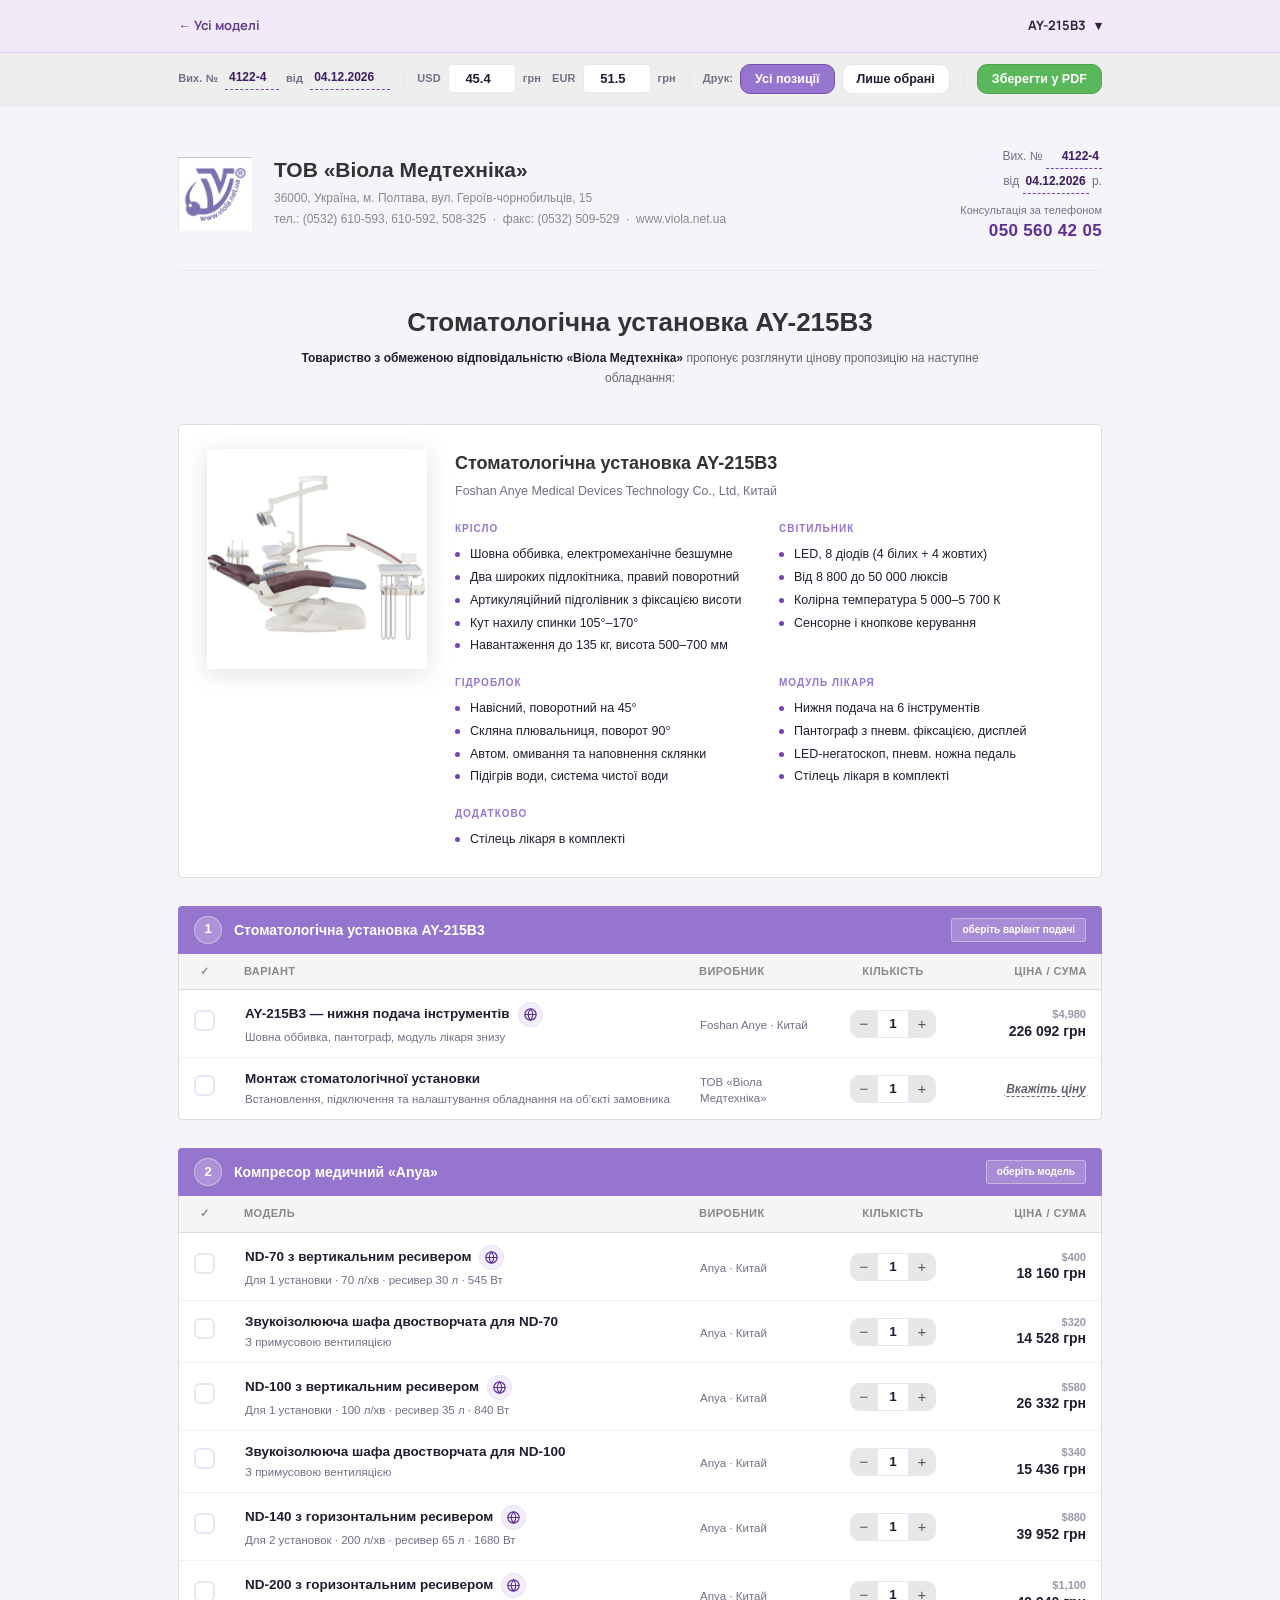
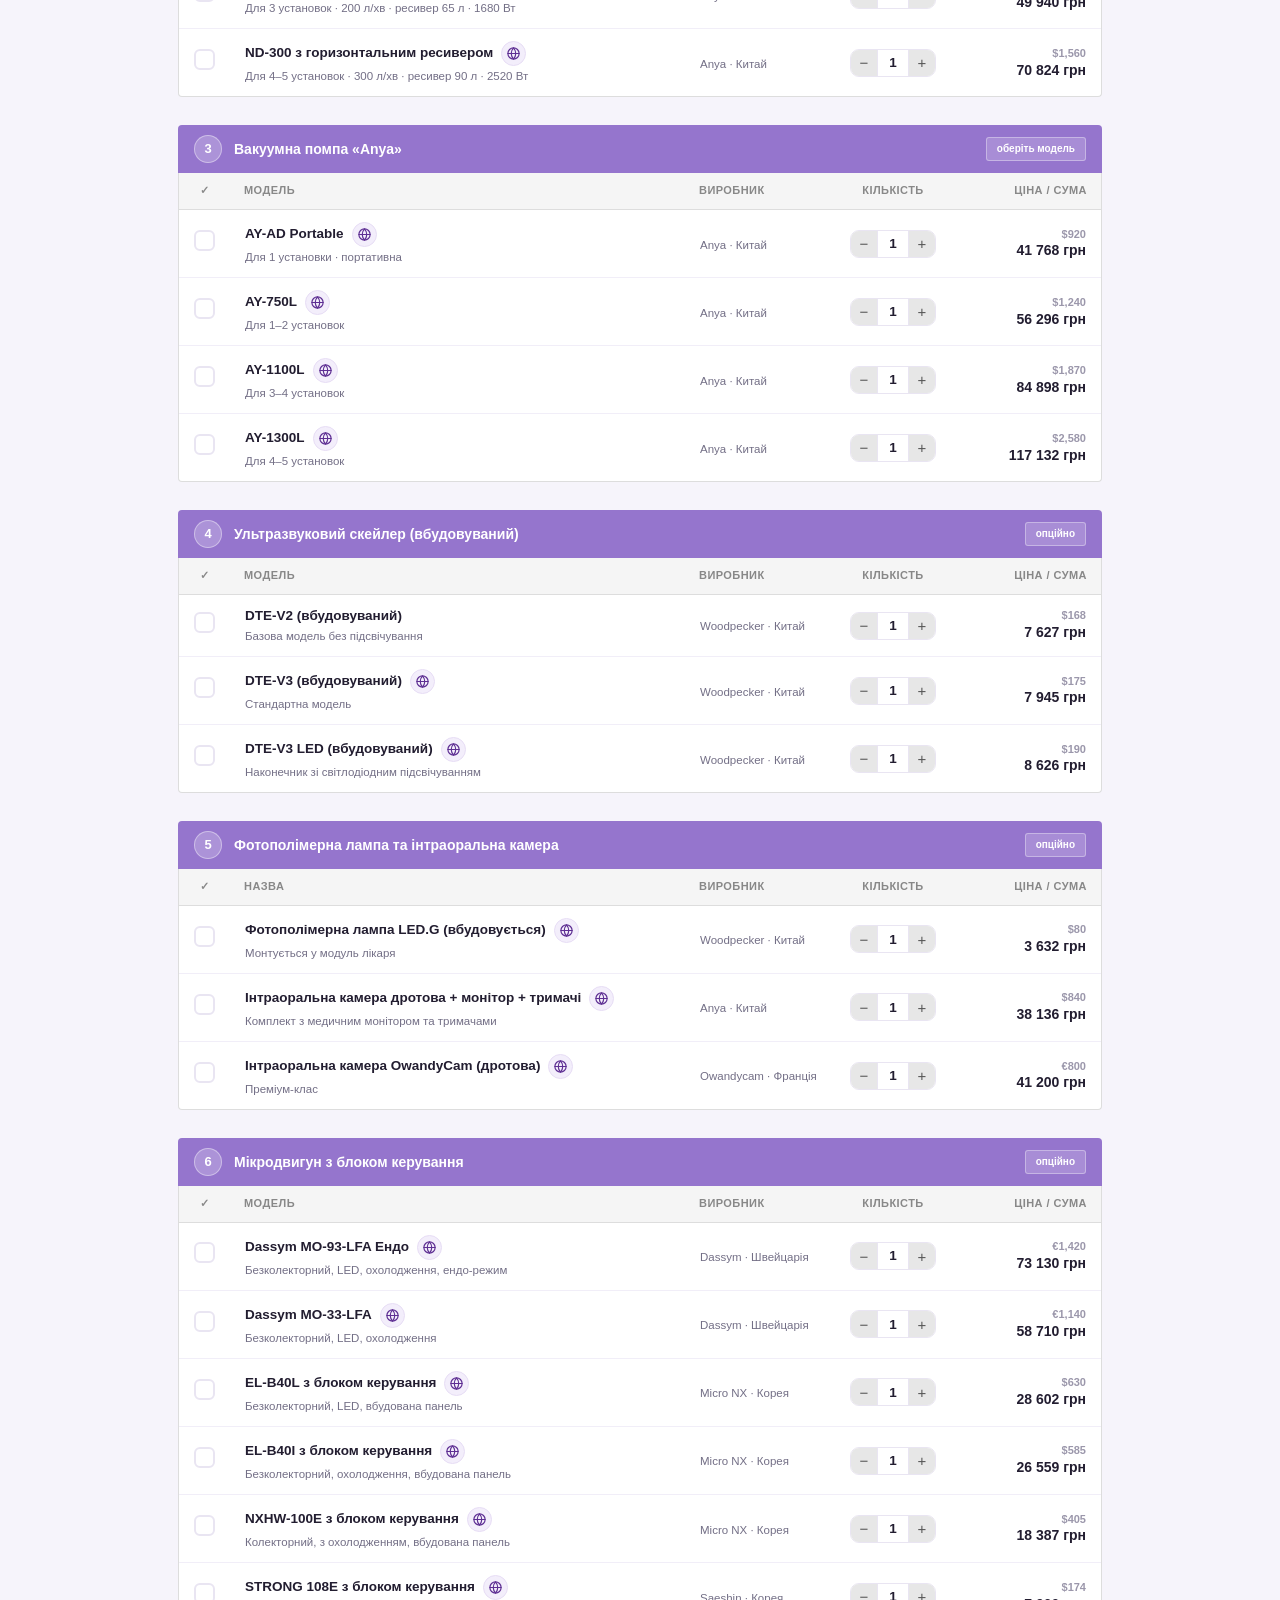
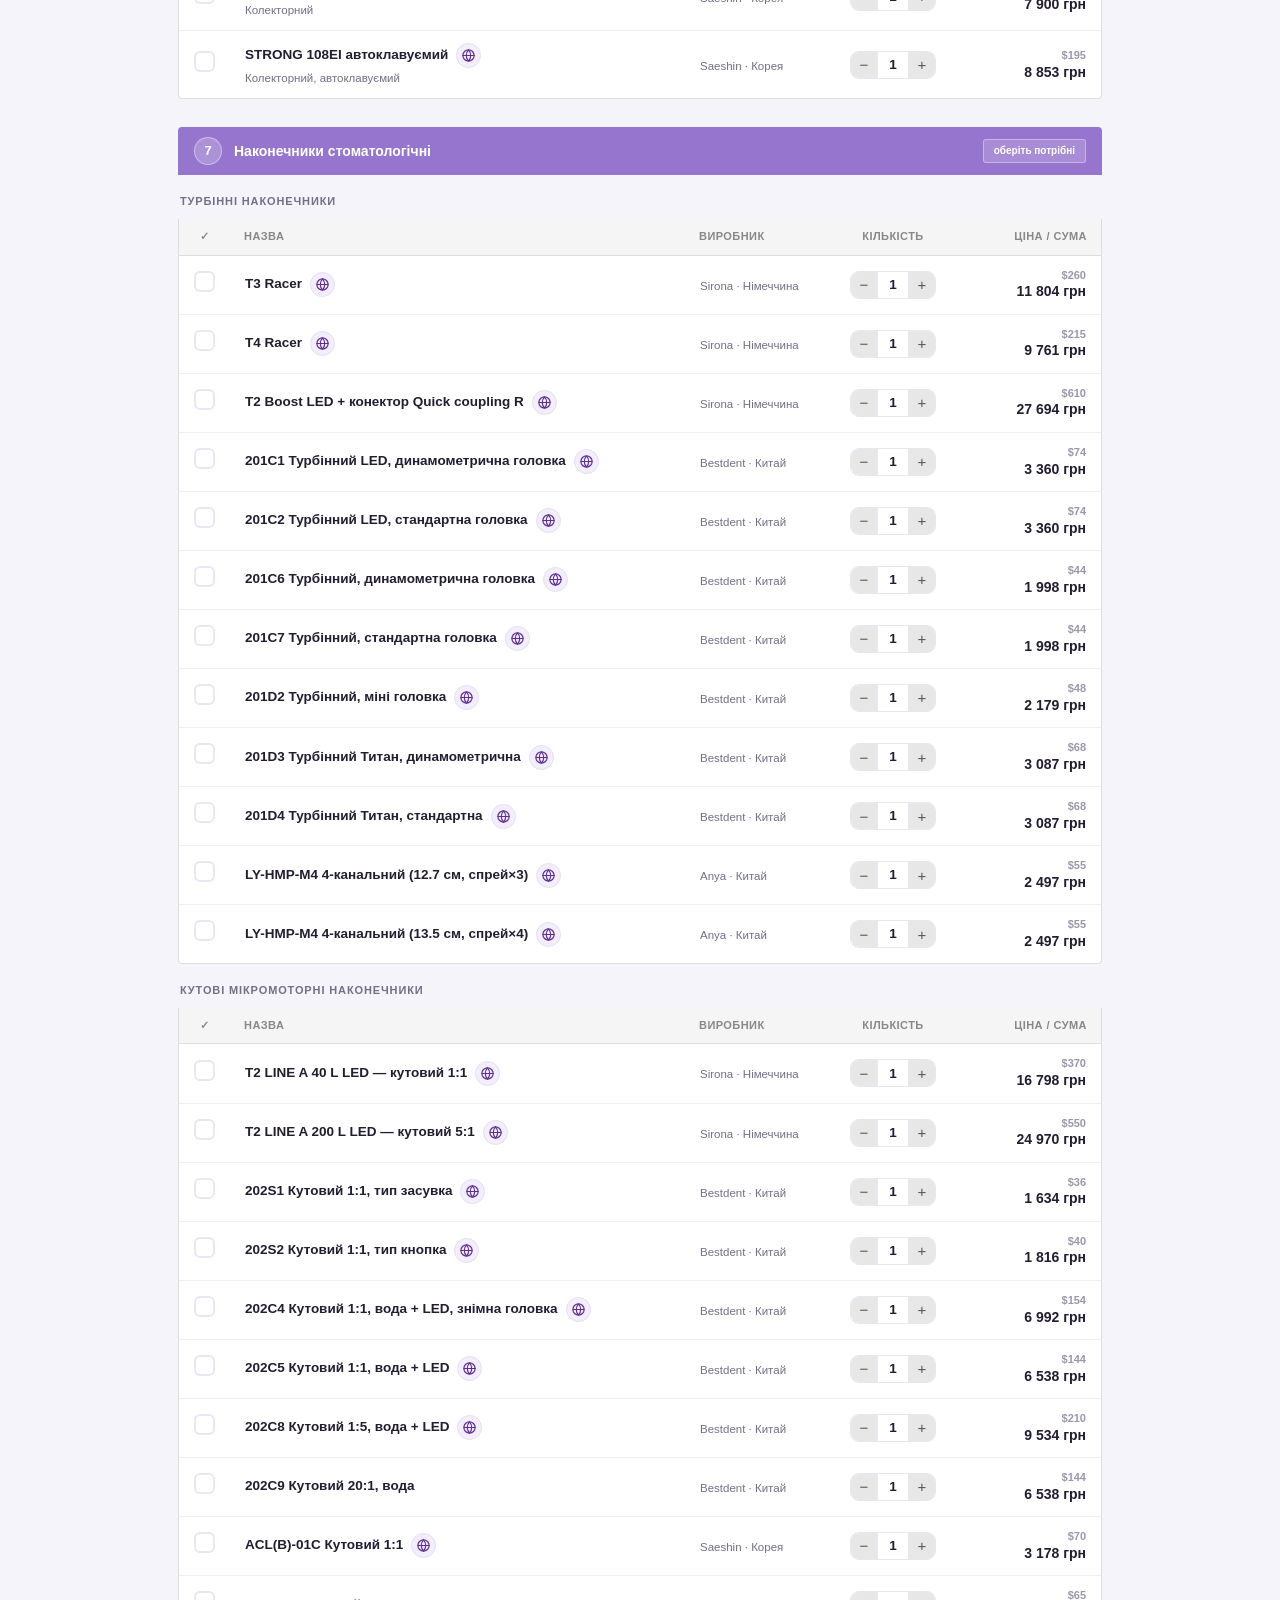
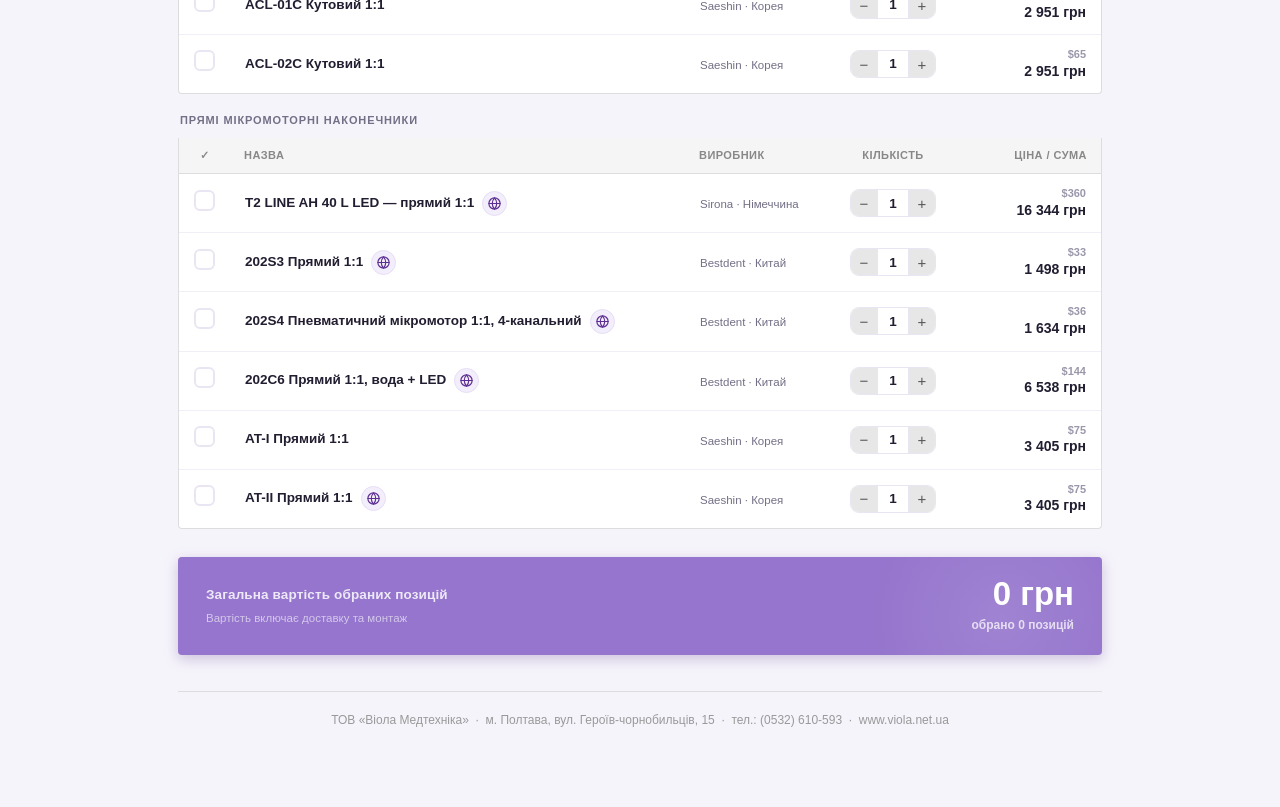
<file: ay-215b3/index.html>
<!DOCTYPE html>
<html lang="uk"><head>
<meta charset="UTF-8">
<style id="print-no-hf">@page{margin:0}@media print{html,body{margin:0!important}.page{padding:12mm 13mm!important;-webkit-box-decoration-break:clone;box-decoration-break:clone}.print-note,.print-signature{margin-left:13mm!important;margin-right:13mm!important}}</style>
<meta name="viewport" content="width=device-width, initial-scale=1.0">
<title>Конфігуратор AY-215B3 — Віола Медтехніка</title>


<style>/* cyrillic-ext */

/* cyrillic */

/* greek */

/* vietnamese */

/* latin-ext */

/* latin */

/* cyrillic-ext */

/* cyrillic */

/* greek */

/* vietnamese */

/* latin-ext */

/* latin */

/* cyrillic-ext */

/* cyrillic */

/* greek */

/* vietnamese */

/* latin-ext */

/* latin */

/* cyrillic-ext */

/* cyrillic */

/* greek */

/* vietnamese */

/* latin-ext */

/* latin */

/* cyrillic-ext */

/* cyrillic */

/* greek */

/* vietnamese */

/* latin-ext */

/* latin */

/* cyrillic-ext */

/* cyrillic */

/* vietnamese */

/* latin-ext */

/* latin */

/* cyrillic-ext */

/* cyrillic */

/* vietnamese */

/* latin-ext */

/* latin */

/* cyrillic-ext */

/* cyrillic */

/* vietnamese */

/* latin-ext */

/* latin */

/* cyrillic-ext */

/* cyrillic */

/* vietnamese */

/* latin-ext */

/* latin */

</style>
<style>
:root{
  --brand:#5e2f93;
  --brand-deep:#3a1c61;
  --brand-mid:#7344ad;
  --brand-soft:#f3eefb;
  --brand-tint:#faf7fe;
  --brand-line:#e7ddf5;
  --accent:#1f7a52;
  --accent-deep:#155f3f;
  --accent-soft:#eaf6ef;
  --ink:#221d30;
  --muted:#736f86;
  --faint:#9b97ab;
  --paper:#f6f4fb;
  --surface:#ffffff;
  --border:#e9e5f2;
  --border-soft:#f1eef8;
  --shadow-sm:0 1px 2px rgba(40,22,70,.05),0 1px 3px rgba(40,22,70,.05);
  --shadow-md:0 6px 22px rgba(58,28,97,.08),0 1px 4px rgba(58,28,97,.05);
  --shadow-lg:0 22px 60px rgba(58,28,97,.18);
  --radius:15px;
  --radius-sm:10px;
}
*,*::before,*::after{box-sizing:border-box;margin:0;padding:0}
html{-webkit-text-size-adjust:100%}
body{font-family:'Open Sans',Arial,sans-serif;background:var(--paper);color:var(--ink);font-size:13px;line-height:1.6;-webkit-font-smoothing:antialiased;text-rendering:optimizeLegibility}
.page{max-width:980px;margin:0 auto;padding:0 28px 76px}

/* TOOLBAR */
.toolbar{
  position:sticky;top:0;z-index:100;
  background:#EEEEEE;
  
  border-bottom:1px solid var(--border);
  padding:11px 20px;
  display:flex;align-items:center;justify-content:center;gap:9px;flex-wrap:wrap;
  margin:0 -28px 0;
}
.tb-group{display:flex;align-items:center;gap:7px}
.tb-sep{width:1px;height:24px;background:var(--border);margin:0 4px}
.tb-lbl{font-size:11px;font-weight:600;color:var(--muted);white-space:nowrap;letter-spacing:.01em}
.tb-inp{width:68px;padding:6px 9px;border:1px solid var(--border);border-radius:4px;font-size:13px;font-weight:600;font-family:'Open Sans',Arial,sans-serif;text-align:right;background:var(--surface);color:var(--ink);transition:border-color .15s,box-shadow .15s}
.tb-inp:focus{outline:none;border-color:var(--brand);box-shadow:0 0 0 3px var(--brand-soft)}
.tb-btn{display:inline-flex;align-items:center;gap:6px;padding:7px 14px;border-radius:10px;border:1px solid var(--border);font-size:12.5px;font-weight:600;font-family:'Open Sans',Arial,sans-serif;cursor:pointer;transition:all .15s;background:var(--surface);color:var(--ink);white-space:nowrap}
.tb-btn:hover{background:#f0eaf9;border-color:#ab8ed8;color:#7c4fa8}
.tb-btn.active{color:#fff;background:#9575CD;border-color:#7c4fa8}
.tb-btn.active:hover{background:#7c4fa8;color:#fff}
.tb-btn.green{color:#fff;background:#5bb75b;border-color:#51a351}
.tb-btn.green:hover{background:#51a351}
.tb-btn svg{width:14px;height:14px;stroke:currentColor;fill:none;stroke-width:2;stroke-linecap:round;stroke-linejoin:round}
.tb-editable{display:inline-block;min-width:54px;border-bottom:1px dashed var(--brand-mid);padding:1px 4px;font-size:12px;font-weight:700;color:var(--brand-deep);cursor:text;outline:none;transition:all .15s}
.tb-editable:focus{border-bottom-style:solid;background:var(--brand-soft);border-radius:4px}

/* MODAL */
.modal-overlay{display:none;position:fixed;inset:0;background:rgba(34,18,58,.5);z-index:999;align-items:center;justify-content:center;padding:20px}
.modal-overlay.open{display:flex}
.modal{background:var(--surface);border-radius:6px;padding:34px 36px;max-width:470px;width:100%;box-shadow:var(--shadow-lg);position:relative;animation:modalIn .26s cubic-bezier(.2,.8,.25,1)}
@keyframes modalIn{from{opacity:0;transform:translateY(14px) scale(.985)}to{opacity:1;transform:none}}
.modal-title{font-family:'Open Sans',Arial,sans-serif;font-size:18px;font-weight:700;color:#333;margin-bottom:22px;display:flex;align-items:center;gap:11px}
.modal-step{display:flex;align-items:flex-start;gap:14px;margin-bottom:16px}
.modal-step-num{width:29px;height:29px;background:linear-gradient(135deg,var(--brand-mid),var(--brand));color:#fff;border-radius:9px;font-size:13px;font-weight:700;display:flex;align-items:center;justify-content:center;flex-shrink:0}
.modal-step-text{font-size:13.5px;color:var(--ink);line-height:1.6}
.modal-step-text strong{color:var(--brand-deep);font-weight:700}
.modal-highlight{background:var(--brand-tint);border:1px solid var(--border);border-radius:10px;padding:9px 13px;font-size:12.5px;color:var(--ink);margin-top:7px;font-style:normal}
.modal-actions{display:flex;gap:10px;margin-top:26px;justify-content:flex-end}
.modal-btn{padding:10px 22px;border-radius:4px;border:none;font-size:13.5px;font-weight:600;font-family:'Open Sans',Arial,sans-serif;cursor:pointer;transition:all .15s}
.modal-btn.primary{color:#fff;background:#9575CD;border:1px solid #7c4fa8}
.modal-btn.primary:hover{background:#7c4fa8}
.modal-btn.secondary{color:#666;background:#e7e7e7;border:1px solid #ccc}
.modal-btn.secondary:hover{background:#d5d5d5}
.modal-close{position:absolute;top:16px;right:18px;font-size:17px;cursor:pointer;color:var(--faint);line-height:1;border:none;background:none;width:30px;height:30px;border-radius:8px;transition:all .15s}
.modal-close:hover{color:var(--ink);background:var(--brand-soft)}

/* HEADER */
.kp-header{display:flex;align-items:center;gap:22px;border-bottom:1px solid var(--border);margin:38px 0 28px;padding-bottom:26px}
.logo-img{width:74px;height:74px;object-fit:contain;flex-shrink:0}
.company-name{font-family:'Open Sans',Arial,sans-serif;font-size:21px;font-weight:700;color:#333;line-height:1.2;text-decoration:none}
.company-info{font-size:12px;color:#888;margin-top:6px;line-height:1.75}
.header-right{margin-left:auto;text-align:right}
.doc-num-row{font-size:12px;color:var(--muted);line-height:2}
.doc-editable{display:inline-block;min-width:56px;border-bottom:1px dashed var(--brand-mid);padding:0 3px;color:var(--brand-deep);font-size:12px;font-weight:700;cursor:text;outline:none;transition:all .15s}
.doc-editable:focus{border-bottom-style:solid;background:var(--brand-soft);border-radius:4px}

/* INTRO */
.intro-block{text-align:center;padding:8px 0 36px;max-width:700px;margin:0 auto}
.intro-title{font-family:'Open Sans',Arial,sans-serif;font-size:26px;font-weight:700;margin-bottom:10px;color:#333;line-height:1.2}
.intro-text{font-size:12px;color:#666;line-height:1.7}
.intro-text strong{color:var(--ink);font-weight:700}

/* CHAIR HERO */
.chair-hero{display:flex;align-items:flex-start;gap:28px;background:#fff;border:1px solid #ddd;border-radius:4px;padding:24px 28px;margin-bottom:28px;overflow:hidden}

.chair-img{width:220px;height:220px;object-fit:contain;flex-shrink:0;filter:drop-shadow(0 4px 12px rgba(0,0,0,.12))}
.chair-img:hover{transform:none}
.chair-info{flex:1;position:relative}
.chair-info-title{font-family:'Open Sans',Arial,sans-serif;font-size:18px;font-weight:700;color:#333;margin-bottom:3px}
.chair-info-maker{font-size:12.5px;color:var(--muted);margin-bottom:20px}
.chair-specs-grid{display:grid;grid-template-columns:1fr 1fr;gap:16px 30px}
.spec-group{margin-bottom:2px}
.spec-group-title{font-size:10px;font-weight:800;text-transform:uppercase;letter-spacing:.1em;color:#9575CD;margin-bottom:6px}
.spec-list{list-style:none;font-size:12.5px;color:var(--ink);line-height:1.5}
.spec-list li{padding:2px 0 2px 15px;position:relative}
.spec-list li::before{content:'';position:absolute;left:0;top:9px;width:5px;height:5px;border-radius:50%;background:var(--brand-mid)}

/* SECTION */
.section{margin-bottom:28px}
.section-header{display:flex;align-items:center;gap:12px;margin-bottom:0;background:#9575CD;border-radius:4px 4px 0 0;padding:10px 16px;color:#fff}
.section-num{width:28px;height:28px;background:rgba(255,255,255,.22);color:#fff;border-radius:50%;font-size:13px;font-weight:700;display:flex;align-items:center;justify-content:center;flex-shrink:0;border:1px solid rgba(255,255,255,.4)}
.section-title{font-family:'Open Sans',Arial,sans-serif;font-size:14px;font-weight:700;color:#fff;flex:1}
.section-badge{font-size:10px;font-weight:600;padding:3px 10px;border-radius:3px;border:1px solid rgba(255,255,255,.35);color:#fff;background:rgba(255,255,255,.18);white-space:nowrap}

/* TABLE */
.options-table-wrap{background:#fff;border:1px solid #ddd;border-top:none;border-radius:0 0 4px 4px;overflow:hidden;margin-bottom:0}
table.otbl{width:100%;border-collapse:collapse;font-size:13.5px}
table.otbl thead tr{background:#f5f5f5;border-bottom:1px solid #ddd}
table.otbl th{padding:9px 14px;text-align:left;color:#888;font-weight:700;font-size:11px;letter-spacing:.04em;text-transform:uppercase}
table.otbl th.th-c{width:48px;text-align:center}
table.otbl th.th-q{width:108px;text-align:center}
table.otbl th.th-p{width:150px;text-align:right}
table.otbl th.th-maker{width:150px}
table.otbl tbody tr{border-bottom:1px solid var(--border-soft);cursor:pointer;transition:background .12s,box-shadow .12s}
table.otbl tbody tr:last-child{border-bottom:none}
table.otbl tbody tr:hover{background:var(--brand-tint)}
table.otbl tbody tr.row-checked{background:var(--accent-soft);box-shadow:inset 3px 0 0 var(--accent)}
table.otbl tbody tr.row-checked:hover{background:#e2f1e9}
table.otbl td{padding:12px 15px;vertical-align:middle}
table.otbl td.td-c{text-align:center}
table.otbl td.td-q{text-align:center}
table.otbl td.td-p{text-align:right;white-space:nowrap;line-height:1.35}
.opt-name{font-weight:700;color:var(--ink);font-size:13.5px;line-height:1.4}
.opt-sub{font-size:11.5px;color:var(--muted);margin-top:2px;font-weight:500;line-height:1.4}

/* CHECKBOX */
.cb{width:21px;height:21px;border:2px solid var(--border);border-radius:6px;display:inline-flex;align-items:center;justify-content:center;flex-shrink:0;background:var(--surface);transition:all .15s}
table.otbl tbody tr:hover .cb{border-color:var(--brand-mid)}
.cb.on{background:var(--accent);border-color:var(--accent)}
.cb-tick{display:none;color:#fff;font-size:13px;font-weight:800;line-height:1}
.cb.on .cb-tick{display:block}

/* QTY */
.qty-wrap{display:inline-flex;align-items:stretch;border:1px solid var(--border);border-radius:9px;overflow:hidden;background:var(--surface)}
.qty-btn{width:26px;height:26px;border:none;background:#e7e7e7;color:#555;font-size:15px;cursor:pointer;display:inline-flex;align-items:center;justify-content:center;user-select:none;padding:0;line-height:1}
.qty-btn:hover{background:#ddd;color:#333}
.qty-val{min-width:32px;text-align:center;font-weight:700;font-size:13.5px;border-left:1px solid var(--border);border-right:1px solid var(--border);display:flex;align-items:center;justify-content:center}

/* PRICE */
.p-orig{font-size:11px;color:var(--faint);font-weight:600}
.p-uah{font-size:14px;font-weight:800;color:var(--ink)}.p-uah{cursor:pointer;border-bottom:1px dashed transparent;border-radius:3px;padding:0 2px;margin:0 -2px;transition:all .15s}.p-uah:hover{border-bottom-color:currentColor;opacity:.85}.p-placeholder{font-size:12px;font-weight:700;font-style:italic;opacity:.7;border-bottom:1px dashed currentColor}.p-input{width:98px;padding:3px 7px;border:1px solid var(--brand-mid,#d4738f);border-radius:5px;font-size:13px;font-weight:800;text-align:right;font-family:'Open Sans',Arial,sans-serif;color:#2b1d24;background:#fff}.p-input:focus{outline:none;box-shadow:0 0 0 3px rgba(212,115,143,.25)}@media print{.p-input{border:none!important;box-shadow:none!important;background:transparent!important}}
.p-total{font-size:12px;font-weight:700;color:var(--accent-deep);margin-top:1px}
.sub-label{font-size:11px;font-weight:800;text-transform:uppercase;letter-spacing:.08em;color:var(--muted);margin:18px 0 8px 2px}

/* TOTAL */
.total-bar{background:#9575CD;border-radius:4px;padding:20px 28px;display:flex;align-items:center;justify-content:space-between;margin-top:28px;flex-wrap:wrap;gap:16px;box-shadow:0 4px 14px rgba(80,40,130,.25);position:relative;overflow:hidden}
.total-bar::before{content:'';position:absolute;top:-80px;right:-40px;width:280px;height:280px;border-radius:50%;background:radial-gradient(circle,rgba(255,255,255,.1),transparent 68%);pointer-events:none}
.total-label{color:rgba(255,255,255,.84);font-size:13.5px;font-weight:600;letter-spacing:.01em}
.total-note{color:rgba(255,255,255,.6);font-size:11.5px;margin-top:4px}
.total-right{text-align:right;position:relative}
.total-sum{font-family:'Open Sans',Arial,sans-serif;font-size:33px;font-weight:700;color:#fff;line-height:1}
.total-cnt{color:rgba(255,255,255,.74);font-size:12px;margin-top:6px;font-weight:600}
.kp-footer{margin-top:36px;padding-top:18px;border-top:1px solid #ddd;font-size:12px;color:#999;text-align:center;line-height:1.8}

/* SITE LINK ICON */
.opt-link{
  display:inline-flex;align-items:center;justify-content:center;
  width:25px;height:25px;margin-left:8px;border-radius:50%;
  background:var(--brand-soft);border:1px solid var(--brand-line);
  color:var(--brand);text-decoration:none;
  vertical-align:middle;flex-shrink:0;
  transition:all .15s;cursor:pointer;
}
.opt-link:hover{background:var(--brand);color:#fff;border-color:var(--brand);transform:translateY(-1px);box-shadow:0 2px 8px rgba(94,47,147,.28)}
.opt-link svg{width:15px;height:15px;stroke:currentColor;fill:none;stroke-width:1.9;stroke-linecap:round;stroke-linejoin:round}
@media print{.opt-link{display:none!important}}

/* RESPONSIVE */
@media (max-width:760px){
  .page{padding:0 16px 56px}
  .toolbar{gap:7px;padding:10px 14px}
  .kp-header{flex-wrap:wrap;gap:16px;margin-top:24px}
  .header-right{margin-left:0;text-align:left;width:100%}
  .intro-title{font-family:'Open Sans',Arial,sans-serif;font-size:26px;font-weight:700;margin-bottom:10px;color:#333;line-height:1.2}
  .chair-hero{display:flex;align-items:flex-start;gap:28px;background:#fff;border:1px solid #ddd;border-radius:4px;padding:24px 28px;margin-bottom:28px;overflow:hidden}
  .chair-img{width:220px;height:220px;object-fit:contain;flex-shrink:0;filter:drop-shadow(0 4px 12px rgba(0,0,0,.12))}
  .chair-specs-grid{grid-template-columns:1fr;gap:14px}
  .options-table-wrap{background:#fff;border:1px solid #ddd;border-top:none;border-radius:0 0 4px 4px;overflow:hidden;margin-bottom:0}
  table.otbl{min-width:560px}
  .total-sum{font-family:'Open Sans',Arial,sans-serif;font-size:33px;font-weight:700;color:#fff;line-height:1}
}

/* PRINT MODES */
body.print-selected .orow:not(.row-checked){display:none!important}
body.print-selected .section:not(:has(.row-checked)){display:none!important}
body.print-selected .options-table-wrap:not(:has(.row-checked)){display:none!important}
body.print-selected .sub-label{display:none}
body.print-selected .section:has(.row-checked) .sub-label{display:block}

@media print{
  .toolbar,.modal-overlay,.qty-btn,.opt-link{display:none!important}
  *{-webkit-print-color-adjust:exact!important;print-color-adjust:exact!important;color-adjust:exact!important}
  html,body{font-size:15px;background:#fff}
  .page{padding:0;max-width:100%}
  .section{margin-bottom:14px}
  .section-header{background:#f0f0f0!important;color:#000!important;border:1px solid #bbb!important;border-bottom:none!important;border-radius:0!important;break-after:avoid;page-break-after:avoid;margin-bottom:0!important}
  .options-table-wrap{break-before:avoid;page-break-before:avoid;border:1px solid #bbb!important;border-top:none!important;border-radius:0!important;overflow:visible;box-shadow:none!important}
  .section-num{background:#ddd!important;color:#333!important}
  .section-title{color:#000!important;font-size:14px!important}
  .section-badge{display:none!important}
  table.otbl{break-inside:auto;border-collapse:collapse!important;width:100%}
  table.otbl thead{display:table-header-group}
  table.otbl th{border:1px solid #aaa!important;padding:5px 8px!important;background:#f0f0f0!important;font-size:12px!important;text-align:left!important}
  table.otbl th.th-c{width:36px;text-align:center!important}
  table.otbl th.th-q{width:70px;text-align:center!important}
  table.otbl th.th-p{width:130px;text-align:right!important}
  table.otbl th.th-maker{width:120px}
  table.otbl td{border:1px solid #bbb!important;padding:7px 10px!important;vertical-align:middle!important;font-size:15px!important}
  table.otbl td.td-q{text-align:center!important}
  table.otbl td.td-p{text-align:right!important}
  table.otbl tbody tr{break-inside:avoid}
  table.otbl tbody tr.row-checked{background:#f2f9f5!important;box-shadow:none!important}
  table.otbl{counter-reset:print-row}
  table.otbl tbody tr{counter-increment:print-row}
  table.otbl td.td-c{text-align:center!important;font-weight:700;font-size:13px;color:#333}
  table.otbl td.td-c::before{content:counter(print-row)}
  table.otbl td.td-c .cb{display:none!important}
  .qty-wrap{border:none!important;background:transparent!important}
  .qty-val{border:none!important;background:transparent!important;font-weight:700}
  .total-bar{background:#f5f5f5!important;border:2px solid #999!important;border-radius:0!important;box-shadow:none!important;break-inside:avoid;padding:12px 20px!important;margin-top:16px!important}
  .total-bar::before{display:none!important}
  .total-label{color:#000!important;font-weight:700}
  .total-note{color:#555!important}
  .total-cnt{color:#555!important}
  .total-sum{color:#000!important;font-size:24px!important}
  .chair-hero{background:#fff!important;border:1px solid #ccc!important;box-shadow:none!important;break-inside:avoid;flex-direction:row;gap:20px;padding:14px 18px;margin-bottom:16px}
  .chair-img{width:150px;height:150px;filter:none;max-width:150px;flex-shrink:0}
  .chair-info{flex:1}
  .chair-info-title{font-size:17px}
  .chair-specs-grid{grid-template-columns:1fr 1fr;gap:6px 18px}
  .spec-list{font-size:12px}
  .print-signature{display:flex!important;margin-top:24px;padding-top:18px;border-top:1px solid #bbb;break-inside:avoid}
  .print-note{display:block!important}
  .kp-header{flex-wrap:nowrap!important;flex-direction:row!important;align-items:center!important}
  .header-right{margin-left:auto!important;text-align:right!important;width:auto!important}
  .company-info{font-size:12px!important}
  .company-name{font-size:19px!important}
  .hdr-phone-num{color:#000!important;font-size:17px!important}
  .hdr-phone{color:#444!important}
  .kp-footer{display:none!important}
  .kp-header,.intro-block{break-inside:avoid}
  .intro-block{padding-bottom:16px}
  .sub-label{break-after:avoid;margin-top:12px}
}

/* ── ПIДПИС / ПЕЧАТКА ── */
.print-signature{
  display:none;
  align-items:flex-start;
  margin-top:32px;
  padding-top:22px;
  border-top:2px solid var(--border);
}
.sig-col{flex:1}
.sig-label{font-size:11px;font-weight:700;text-transform:uppercase;letter-spacing:.06em;color:var(--muted);margin-bottom:8px}
.sig-company{font-size:13px;font-weight:600;color:var(--ink);margin-bottom:10px}
.sig-line-wrap{margin-top:44px}
.sig-line{font-size:11.5px;color:var(--ink);border-bottom:1px solid #aaa;padding-bottom:2px;margin-bottom:4px;width:340px}
.sig-hint{font-size:9.5px;color:var(--faint);display:flex;justify-content:space-between;width:340px}

/* ── ПРИМIТКА ПРИ ДРУКУ ── */
.print-note{
  display:none;
  margin-top:18px;
  padding:12px 16px;
  border-left:3px solid #bbb;
  font-size:10.5px;
  color:#555;
  line-height:1.65;
  background:#fafafa;
}

/* ── ТЕЛЕФОН В ШАПЦI ── */
.hdr-phone{font-size:11px;color:var(--muted);margin-top:8px;line-height:1.5;text-align:right}
.hdr-phone-num{font-size:17px;font-weight:700;color:var(--brand);letter-spacing:.02em;white-space:nowrap}
</style>
<link rel="stylesheet" href="../assets/fonts.css">
<link rel="stylesheet" href="../assets/model-nav.css">
</head>
<body>
<nav class="viola-model-nav" aria-label="Навігація конфігураторів"><a href="../catalog/">← Усі моделі</a><details><summary>AY-215B3 &nbsp; ▾</summary><ul><li><a href="../">AY-A1000</a></li><li><a aria-current="page" href="../ay-215b3/">AY-215B3</a></li><li><a href="../ay-215c1/">AY-215C1</a></li><li><a href="../ay-215c2/">AY-215C2</a></li><li><a href="../ay-a3600/">AY-A3600</a></li><li><a href="../ay-a6800/">AY-A6800</a></li><li><a href="../ss-kiss-m1/">SS KISS M1</a></li><li><a href="../ss-kiss-m4/">SS KISS M4</a></li></ul></details></nav>



<!-- PDF INSTRUCTION MODAL -->
<div class="modal-overlay" id="pdfModal">
  <div class="modal">
    <button class="modal-close" onclick="closeModal()">✕</button>
    <div class="modal-title">Як зберегти КП у PDF</div>
    <div class="modal-step">
      <div class="modal-step-num">1</div>
      <div class="modal-step-text">Натисніть <strong>«Продовжити»</strong> — відкриється вікно друку браузера</div>
    </div>
    <div class="modal-step">
      <div class="modal-step-num">2</div>
      <div class="modal-step-text">
        Знайдіть поле <strong>«Принтер»</strong> (або <strong>«Destination»</strong>) — там буде вказана назва вашого принтера.<br>
        <div class="modal-highlight">💡 Натисніть на назву принтера і оберіть <strong>«Зберегти як PDF»</strong> (або <strong>«Save as PDF»</strong>)</div>
      </div>
    </div>
    <div class="modal-step">
      <div class="modal-step-num">3</div>
      <div class="modal-step-text">Натисніть <strong>«Зберегти»</strong> і оберіть папку для збереження файлу</div>
    </div>
    <div class="modal-step">
      <div class="modal-step-num">4</div>
      <div class="modal-step-text">
        Рекомендовані налаштування:<br>
        <div class="modal-highlight">Орієнтація: <strong>Книжна</strong> &nbsp;·&nbsp; Поля: <strong>Мінімальні</strong> &nbsp;·&nbsp; Масштаб: <strong>100%</strong></div>
      </div>
    </div>
    <div class="modal-actions">
      <button class="modal-btn secondary" onclick="closeModal()">Скасувати</button>
      <button class="modal-btn primary" onclick="closeModal(); window.print()">Продовжити →</button>
    </div>
  </div>
</div>

<!-- STICKY TOOLBAR -->
<div class="toolbar">
  <div class="tb-group">
    <span class="tb-lbl">Вих. №</span>
    <span class="tb-editable" id="tb-docnum" contenteditable="true" spellcheck="false"></span>
    <span class="tb-lbl">від</span>
    <span class="tb-editable" id="tb-docdate" contenteditable="true" spellcheck="false" style="min-width:80px"></span>
  </div>
  <div class="tb-sep"></div>
  <div class="tb-group">
    <span class="tb-lbl">USD</span>
    <input type="number" class="tb-inp" id="usd" value="45.4" min="1" step="0.1">
    <span class="tb-lbl">грн</span>
    <span class="tb-lbl" style="margin-left:4px">EUR</span>
    <input type="number" class="tb-inp" id="eur" value="51.5" min="1" step="0.1">
    <span class="tb-lbl">грн</span>
  </div>
  <div class="tb-sep"></div>
  <div class="tb-group">
    <span class="tb-lbl">Друк:</span>
    <button class="tb-btn active" id="mode-all" onclick="setMode('all')">Усі позиції</button>
    <button class="tb-btn" id="mode-sel" onclick="setMode('selected')">Лише обрані</button>
  </div>
  <div class="tb-sep"></div>
  <div class="tb-group">
    <button class="tb-btn green" onclick="openModal()">Зберегти у PDF</button>
  </div>
</div>

<div class="page">

  <!-- HEADER -->
  <header class="kp-header">
    <img class="logo-img" src="../assets/2054f9255b46bcc3e752.jpg" alt="Логотип Віола Медтехніка">
    <div>
      <div class="company-name">ТОВ «Віола Медтехніка»</div>
      <div class="company-info">
        36000, Україна, м. Полтава, вул. Героїв-чорнобильців, 15<br>
        тел.: (0532) 610-593, 610-592, 508-325 &nbsp;·&nbsp; факс: (0532) 509-529 &nbsp;·&nbsp; www.viola.net.ua
      </div>
    </div>
    <div class="header-right">
      <div class="doc-num-row">Вих. № <span class="doc-editable" id="hdr-docnum" contenteditable="true" spellcheck="false"></span></div>
      <div class="doc-num-row">від <span class="doc-editable" id="hdr-docdate" contenteditable="true" spellcheck="false"></span> р.</div>
      <div class="hdr-phone">Консультацiя за телефоном<br><span class="hdr-phone-num">050 560 42 05</span></div>
    </div>
  </header>

  <!-- INTRO -->
  <div class="intro-block">
    <div class="intro-title">Стоматологічна установка AY-215B3</div>
    <div class="intro-text">
      <strong>Товариство з обмеженою відповідальністю «Віола Медтехніка»</strong> пропонує розглянути цінову пропозицію на наступне обладнання:
    </div>
  </div>

  <!-- CHAIR HERO -->
  <div class="chair-hero">
    <img class="chair-img" src="../assets/002f1ff52eab31ba21e5.jpg" alt="Стоматологічна установка AY-215B3">
    <div class="chair-info" style="flex:1">
      <div class="chair-info-title">Стоматологічна установка AY-215B3</div>
      <div class="chair-info-maker">Foshan Anye Medical Devices Technology Co., Ltd, Китай</div>
      <div class="chair-specs-grid">
        <div class="spec-group">
          <div class="spec-group-title">Крісло</div>
          <ul class="spec-list">
            <li>Шовна оббивка, електромеханічне безшумне</li>
            <li>Два широких підлокітника, правий поворотний</li>
            <li>Артикуляційний підголівник з фіксацією висоти</li>
            <li>Кут нахилу спинки 105°–170°</li>
            <li>Навантаження до 135 кг, висота 500–700 мм</li>
          </ul>
        </div>
        <div class="spec-group">
          <div class="spec-group-title">Світильник</div>
          <ul class="spec-list">
            <li>LED, 8 діодів (4 білих + 4 жовтих)</li>
            <li>Від 8 800 до 50 000 люксів</li>
            <li>Колірна температура 5 000–5 700 К</li>
            <li>Сенсорне і кнопкове керування</li>
          </ul>
        </div>
        <div class="spec-group">
          <div class="spec-group-title">Гідроблок</div>
          <ul class="spec-list">
            <li>Навісний, поворотний на 45°</li>
            <li>Скляна плювальниця, поворот 90°</li>
            <li>Автом. омивання та наповнення склянки</li>
            <li>Підігрів води, система чистої води</li>
          </ul>
        </div>
        <div class="spec-group">
          <div class="spec-group-title">Модуль лікаря</div>
          <ul class="spec-list">
            <li>Нижня подача на 6 інструментів</li>
            <li>Пантограф з пневм. фіксацією, дисплей</li>
            <li>LED-негатоскоп, пневм. ножна педаль</li>
            <li>Стілець лікаря в комплекті</li>
          </ul>
        </div>
        <div class="spec-group">
          <div class="spec-group-title">Додатково</div>
          <ul class="spec-list">
            <li>Стілець лікаря в комплекті</li>
          </ul>
        </div>
      </div>
    </div>
  </div>

  <!-- SECTION 1 -->
  <div class="section">
    <div class="section-header">
      <div class="section-num">1</div>
      <div class="section-title">Стоматологічна установка AY-215B3</div>
      <span class="section-badge">оберіть варіант подачі</span>
    </div>
    <div class="options-table-wrap">
      <table class="otbl">
        <thead><tr><th class="th-c">✓</th><th>Варіант</th><th class="th-maker">Виробник</th><th class="th-q">Кількість</th><th class="th-p">Ціна / Сума</th></tr></thead>
        <tbody>
          <tr class="orow" data-usd="4980" data-url="https://viola.net.ua/ua/obladnanya-uk/stomatologichne-obladnannya/stomatologichni-ustanovki-anye/ay-215b3"><td class="td-c"><div class="cb" onclick="tog(this)"><span class="cb-tick">✓</span></div></td><td><div class="opt-name">AY-215B3 — нижня подача інструментів</div><div class="opt-sub">Шовна оббивка, пантограф, модуль лікаря знизу</div></td><td><div class="opt-sub">Foshan Anye · Китай</div></td><td class="td-q"><div class="qty-wrap"><button class="qty-btn" onclick="chq(this,-1)">−</button><span class="qty-val">1</span><button class="qty-btn" onclick="chq(this,1)">+</button></div></td><td class="td-p"></td></tr>
        <tr class="orow manual-row" data-manual="1"><td class="td-c"><div class="cb" onclick="tog(this)"><span class="cb-tick">✓</span></div></td><td><div class="opt-name">Монтаж стоматологічної установки</div><div class="opt-sub">Встановлення, підключення та налаштування обладнання на об’єкті замовника</div></td><td><div class="opt-sub">ТОВ «Віола Медтехніка»</div></td><td class="td-q"><div class="qty-wrap"><button class="qty-btn" onclick="chq(this,-1)">−</button><span class="qty-val">1</span><button class="qty-btn" onclick="chq(this,1)">+</button></div></td><td class="td-p"></td></tr></tbody>
      </table>
    </div>
  </div>

  <!-- SECTION 2 -->
  <div class="section">
    <div class="section-header">
      <div class="section-num">2</div>
      <div class="section-title">Компресор медичний «Anya»</div>
      <span class="section-badge">оберіть модель</span>
    </div>
    <div class="options-table-wrap">
      <table class="otbl">
        <thead><tr><th class="th-c">✓</th><th>Модель</th><th class="th-maker">Виробник</th><th class="th-q">Кількість</th><th class="th-p">Ціна / Сума</th></tr></thead>
        <tbody>
          <tr class="orow" data-usd="400" data-url="https://viola.net.ua/ua/obladnanya-uk/stomatologichne-obladnannya/stomatologichni-kompresori/anya/%D0%BA%D0%BE%D0%BC%D0%BF%D1%80%D0%B5%D1%81%D0%BE%D1%80-%D1%81%D1%82%D0%BE%D0%BC%D0%B0%D1%82%D0%BE%D0%BB%D0%BE%D0%B3%D1%96%D1%87%D0%BD%D0%B8%D0%B9-nd-70"><td class="td-c"><div class="cb" onclick="tog(this)"><span class="cb-tick">✓</span></div></td><td><div class="opt-name">ND-70 з вертикальним ресивером</div><div class="opt-sub">Для 1 установки · 70 л/хв · ресивер 30 л · 545 Вт</div></td><td><div class="opt-sub">Anya · Китай</div></td><td class="td-q"><div class="qty-wrap"><button class="qty-btn" onclick="chq(this,-1)">−</button><span class="qty-val">1</span><button class="qty-btn" onclick="chq(this,1)">+</button></div></td><td class="td-p" data-usd="400"></td></tr>
          <tr class="orow" data-usd="320"><td class="td-c"><div class="cb" onclick="tog(this)"><span class="cb-tick">✓</span></div></td><td><div class="opt-name">Звукоізолююча шафа двостворчата для ND-70</div><div class="opt-sub">З примусовою вентиляцією</div></td><td><div class="opt-sub">Anya · Китай</div></td><td class="td-q"><div class="qty-wrap"><button class="qty-btn" onclick="chq(this,-1)">−</button><span class="qty-val">1</span><button class="qty-btn" onclick="chq(this,1)">+</button></div></td><td class="td-p" data-usd="320"></td></tr>
          <tr class="orow" data-usd="580" data-url="https://viola.net.ua/ua/obladnanya-uk/stomatologichne-obladnannya/stomatologichni-kompresori/anya/%D0%BA%D0%BE%D0%BC%D0%BF%D1%80%D0%B5%D1%81%D0%BE%D1%80-%D1%81%D1%82%D0%BE%D0%BC%D0%B0%D1%82%D0%BE%D0%BB%D0%BE%D0%B3%D1%96%D1%87%D0%BD%D0%B8%D0%B9-nd-100"><td class="td-c"><div class="cb" onclick="tog(this)"><span class="cb-tick">✓</span></div></td><td><div class="opt-name">ND-100 з вертикальним ресивером</div><div class="opt-sub">Для 1 установки · 100 л/хв · ресивер 35 л · 840 Вт</div></td><td><div class="opt-sub">Anya · Китай</div></td><td class="td-q"><div class="qty-wrap"><button class="qty-btn" onclick="chq(this,-1)">−</button><span class="qty-val">1</span><button class="qty-btn" onclick="chq(this,1)">+</button></div></td><td class="td-p" data-usd="580"></td></tr>
          <tr class="orow" data-usd="340"><td class="td-c"><div class="cb" onclick="tog(this)"><span class="cb-tick">✓</span></div></td><td><div class="opt-name">Звукоізолююча шафа двостворчата для ND-100</div><div class="opt-sub">З примусовою вентиляцією</div></td><td><div class="opt-sub">Anya · Китай</div></td><td class="td-q"><div class="qty-wrap"><button class="qty-btn" onclick="chq(this,-1)">−</button><span class="qty-val">1</span><button class="qty-btn" onclick="chq(this,1)">+</button></div></td><td class="td-p" data-usd="340"></td></tr>
          <tr class="orow" data-usd="880" data-url="https://viola.net.ua/ua/obladnanya-uk/stomatologichne-obladnannya/stomatologichni-kompresori/anya/%D0%BA%D0%BE%D0%BC%D0%BF%D1%80%D0%B5%D1%81%D0%BE%D1%80-%D1%81%D1%82%D0%BE%D0%BC%D0%B0%D1%82%D0%BE%D0%BB%D0%BE%D0%B3%D1%96%D1%87%D0%BD%D0%B8%D0%B9-nd-140"><td class="td-c"><div class="cb" onclick="tog(this)"><span class="cb-tick">✓</span></div></td><td><div class="opt-name">ND-140 з горизонтальним ресивером</div><div class="opt-sub">Для 2 установок · 200 л/хв · ресивер 65 л · 1680 Вт</div></td><td><div class="opt-sub">Anya · Китай</div></td><td class="td-q"><div class="qty-wrap"><button class="qty-btn" onclick="chq(this,-1)">−</button><span class="qty-val">1</span><button class="qty-btn" onclick="chq(this,1)">+</button></div></td><td class="td-p" data-usd="880"></td></tr>
          <tr class="orow" data-usd="1100" data-url="https://viola.net.ua/ua/obladnanya-uk/stomatologichne-obladnannya/stomatologichni-kompresori/anya/%D0%BA%D0%BE%D0%BC%D0%BF%D1%80%D0%B5%D1%81%D0%BE%D1%80-%D1%81%D1%82%D0%BE%D0%BC%D0%B0%D1%82%D0%BE%D0%BB%D0%BE%D0%B3%D1%96%D1%87%D0%BD%D0%B8%D0%B9-nd-200"><td class="td-c"><div class="cb" onclick="tog(this)"><span class="cb-tick">✓</span></div></td><td><div class="opt-name">ND-200 з горизонтальним ресивером</div><div class="opt-sub">Для 3 установок · 200 л/хв · ресивер 65 л · 1680 Вт</div></td><td><div class="opt-sub">Anya · Китай</div></td><td class="td-q"><div class="qty-wrap"><button class="qty-btn" onclick="chq(this,-1)">−</button><span class="qty-val">1</span><button class="qty-btn" onclick="chq(this,1)">+</button></div></td><td class="td-p" data-usd="1100"></td></tr>
          <tr class="orow" data-usd="1560" data-url="https://viola.net.ua/ua/obladnanya-uk/stomatologichne-obladnannya/stomatologichni-kompresori/anya/%D0%BA%D0%BE%D0%BC%D0%BF%D1%80%D0%B5%D1%81%D0%BE%D1%80-%D1%81%D1%82%D0%BE%D0%BC%D0%B0%D1%82%D0%BE%D0%BB%D0%BE%D0%B3%D1%96%D1%87%D0%BD%D0%B8%D0%B9-nd-300"><td class="td-c"><div class="cb" onclick="tog(this)"><span class="cb-tick">✓</span></div></td><td><div class="opt-name">ND-300 з горизонтальним ресивером</div><div class="opt-sub">Для 4–5 установок · 300 л/хв · ресивер 90 л · 2520 Вт</div></td><td><div class="opt-sub">Anya · Китай</div></td><td class="td-q"><div class="qty-wrap"><button class="qty-btn" onclick="chq(this,-1)">−</button><span class="qty-val">1</span><button class="qty-btn" onclick="chq(this,1)">+</button></div></td><td class="td-p" data-usd="1560"></td></tr>
        </tbody>
      </table>
    </div>
  </div>

  <!-- SECTION 3 -->
  <div class="section">
    <div class="section-header">
      <div class="section-num">3</div>
      <div class="section-title">Вакуумна помпа «Anya»</div>
      <span class="section-badge">оберіть модель</span>
    </div>
    <div class="options-table-wrap">
      <table class="otbl">
        <thead><tr><th class="th-c">✓</th><th>Модель</th><th class="th-maker">Виробник</th><th class="th-q">Кількість</th><th class="th-p">Ціна / Сума</th></tr></thead>
        <tbody>
          <tr class="orow" data-usd="920" data-url="https://viola.net.ua/ua/obladnanya-uk/stomatologichne-obladnannya/stomatologichni-kompresori/vakuumni-pompi-anya/%D0%BF%D0%BE%D1%80%D1%82%D0%B0%D1%82%D0%B8%D0%B2%D0%BD%D0%B8%D0%B9-ay-ad"><td class="td-c"><div class="cb" onclick="tog(this)"><span class="cb-tick">✓</span></div></td><td><div class="opt-name">AY-AD Portable</div><div class="opt-sub">Для 1 установки · портативна</div></td><td><div class="opt-sub">Anya · Китай</div></td><td class="td-q"><div class="qty-wrap"><button class="qty-btn" onclick="chq(this,-1)">−</button><span class="qty-val">1</span><button class="qty-btn" onclick="chq(this,1)">+</button></div></td><td class="td-p" data-usd="920"></td></tr>
          <tr class="orow" data-usd="1240" data-url="https://viola.net.ua/ua/obladnanya-uk/stomatologichne-obladnannya/stomatologichni-kompresori/vakuumni-pompi-anya/%D0%B2%D0%B0%D0%BA%D1%83%D1%83%D0%BC%D0%BD%D0%B0-%D0%BF%D0%BE%D0%BC%D0%BF%D0%B0-ay-ad750l"><td class="td-c"><div class="cb" onclick="tog(this)"><span class="cb-tick">✓</span></div></td><td><div class="opt-name">AY-750L</div><div class="opt-sub">Для 1–2 установок</div></td><td><div class="opt-sub">Anya · Китай</div></td><td class="td-q"><div class="qty-wrap"><button class="qty-btn" onclick="chq(this,-1)">−</button><span class="qty-val">1</span><button class="qty-btn" onclick="chq(this,1)">+</button></div></td><td class="td-p" data-usd="1240"></td></tr>
          <tr class="orow" data-usd="1870" data-url="https://viola.net.ua/ua/obladnanya-uk/stomatologichne-obladnannya/stomatologichni-kompresori/vakuumni-pompi-anya/%D0%B2%D0%B0%D0%BA%D1%83%D1%83%D0%BC%D0%BD%D0%B0-%D0%BF%D0%BE%D0%BC%D0%BF%D0%B0-ay-ad1100l"><td class="td-c"><div class="cb" onclick="tog(this)"><span class="cb-tick">✓</span></div></td><td><div class="opt-name">AY-1100L</div><div class="opt-sub">Для 3–4 установок</div></td><td><div class="opt-sub">Anya · Китай</div></td><td class="td-q"><div class="qty-wrap"><button class="qty-btn" onclick="chq(this,-1)">−</button><span class="qty-val">1</span><button class="qty-btn" onclick="chq(this,1)">+</button></div></td><td class="td-p" data-usd="1870"></td></tr>
          <tr class="orow" data-usd="2580" data-url="https://viola.net.ua/ua/obladnanya-uk/stomatologichne-obladnannya/stomatologichni-kompresori/vakuumni-pompi-anya/%D0%B2%D0%B0%D0%BA%D1%83%D1%83%D0%BC%D0%BD%D0%B0-%D0%BF%D0%BE%D0%BC%D0%BF%D0%B0-ay-ad1300l"><td class="td-c"><div class="cb" onclick="tog(this)"><span class="cb-tick">✓</span></div></td><td><div class="opt-name">AY-1300L</div><div class="opt-sub">Для 4–5 установок</div></td><td><div class="opt-sub">Anya · Китай</div></td><td class="td-q"><div class="qty-wrap"><button class="qty-btn" onclick="chq(this,-1)">−</button><span class="qty-val">1</span><button class="qty-btn" onclick="chq(this,1)">+</button></div></td><td class="td-p" data-usd="2580"></td></tr>
        </tbody>
      </table>
    </div>
  </div>

  <!-- SECTION 4 -->
  <div class="section">
    <div class="section-header">
      <div class="section-num">4</div>
      <div class="section-title">Ультразвуковий скейлер (вбудовуваний)</div>
      <span class="section-badge">опційно</span>
    </div>
    <div class="options-table-wrap">
      <table class="otbl">
        <thead><tr><th class="th-c">✓</th><th>Модель</th><th class="th-maker">Виробник</th><th class="th-q">Кількість</th><th class="th-p">Ціна / Сума</th></tr></thead>
        <tbody>
          <tr class="orow" data-usd="168"><td class="td-c"><div class="cb" onclick="tog(this)"><span class="cb-tick">✓</span></div></td><td><div class="opt-name">DTE-V2 (вбудовуваний)</div><div class="opt-sub">Базова модель без підсвічування</div></td><td><div class="opt-sub">Woodpecker · Китай</div></td><td class="td-q"><div class="qty-wrap"><button class="qty-btn" onclick="chq(this,-1)">−</button><span class="qty-val">1</span><button class="qty-btn" onclick="chq(this,1)">+</button></div></td><td class="td-p" data-usd="168"></td></tr>
          <tr class="orow" data-usd="175" data-url="https://viola.net.ua/ua/obladnanya-uk/stomatologichne-obladnannya/%D1%83%D0%BB%D1%8C%D1%82%D1%80%D0%B0%D0%B7%D0%B2%D1%83%D0%BA%D0%BE%D0%B2%D1%96-%D1%81%D0%BA%D0%B0%D0%BB%D0%B5%D1%80%D0%B8-%D0%BF-%D1%94%D0%B7%D0%BE%D0%B5%D0%BB%D0%B5%D0%BA%D1%82%D1%80%D0%B8%D1%87%D0%BD%D0%BE%D1%97-%D0%B4%D1%96%D1%97/%D0%BF%D1%8C%D1%94%D0%B7%D0%BE%D0%B5%D0%BB%D0%B5%D0%BA%D1%82%D1%80%D0%B8%D1%87%D0%BD%D1%96-uk-ua/%D1%81%D0%BA%D0%B0%D0%BB%D0%B5%D1%80-dte-v3-led"><td class="td-c"><div class="cb" onclick="tog(this)"><span class="cb-tick">✓</span></div></td><td><div class="opt-name">DTE-V3 (вбудовуваний)</div><div class="opt-sub">Стандартна модель</div></td><td><div class="opt-sub">Woodpecker · Китай</div></td><td class="td-q"><div class="qty-wrap"><button class="qty-btn" onclick="chq(this,-1)">−</button><span class="qty-val">1</span><button class="qty-btn" onclick="chq(this,1)">+</button></div></td><td class="td-p" data-usd="175"></td></tr>
          <tr class="orow" data-usd="190" data-url="https://viola.net.ua/ua/obladnanya-uk/stomatologichne-obladnannya/%D1%83%D0%BB%D1%8C%D1%82%D1%80%D0%B0%D0%B7%D0%B2%D1%83%D0%BA%D0%BE%D0%B2%D1%96-%D1%81%D0%BA%D0%B0%D0%BB%D0%B5%D1%80%D0%B8-%D0%BF-%D1%94%D0%B7%D0%BE%D0%B5%D0%BB%D0%B5%D0%BA%D1%82%D1%80%D0%B8%D1%87%D0%BD%D0%BE%D1%97-%D0%B4%D1%96%D1%97/%D0%BF%D1%8C%D1%94%D0%B7%D0%BE%D0%B5%D0%BB%D0%B5%D0%BA%D1%82%D1%80%D0%B8%D1%87%D0%BD%D1%96-uk-ua/%D1%81%D0%BA%D0%B0%D0%BB%D0%B5%D1%80-dte-v3-led"><td class="td-c"><div class="cb" onclick="tog(this)"><span class="cb-tick">✓</span></div></td><td><div class="opt-name">DTE-V3 LED (вбудовуваний)</div><div class="opt-sub">Наконечник зі світлодіодним підсвічуванням</div></td><td><div class="opt-sub">Woodpecker · Китай</div></td><td class="td-q"><div class="qty-wrap"><button class="qty-btn" onclick="chq(this,-1)">−</button><span class="qty-val">1</span><button class="qty-btn" onclick="chq(this,1)">+</button></div></td><td class="td-p" data-usd="190"></td></tr>
        </tbody>
      </table>
    </div>
  </div>

  <!-- SECTION 5 -->
  <div class="section">
    <div class="section-header">
      <div class="section-num">5</div>
      <div class="section-title">Фотополімерна лампа та інтраоральна камера</div>
      <span class="section-badge">опційно</span>
    </div>
    <div class="options-table-wrap">
      <table class="otbl">
        <thead><tr><th class="th-c">✓</th><th>Назва</th><th class="th-maker">Виробник</th><th class="th-q">Кількість</th><th class="th-p">Ціна / Сума</th></tr></thead>
        <tbody>
          <tr class="orow" data-usd="80" data-url="https://viola.net.ua/ua/obladnanya-uk/stomatologichne-obladnannya/fotopolimerni-lampi/%D1%84%D0%BE%D1%82%D0%BE%D0%BF%D0%BE%D0%BB%D1%96%D0%BC%D0%B5%D1%80%D0%BD%D0%B0-%D0%BB%D0%B0%D0%BC%D0%BF%D0%B0-woodpecker-%D0%B2%D1%83%D0%B4%D0%BF%D0%B5%D0%BA%D0%B5%D1%80-led-g-%D0%B4%D0%BB%D1%8F-%D0%B2%D0%B1%D1%83%D0%B4%D0%BE%D0%B2%D1%83%D0%B2%D0%B0%D0%BD%D0%BD%D1%8F-%D0%B2-%D1%81%D1%82%D0%BE%D0%BC%D0%B0%D1%82%D0%BE%D0%BB%D0%BE%D0%B3%D1%96%D1%87%D0%BD%D1%83-%D1%83%D1%81%D1%82%D0%B0%D0%BD%D0%BE%D0%B2%D0%BA%D1%83"><td class="td-c"><div class="cb" onclick="tog(this)"><span class="cb-tick">✓</span></div></td><td><div class="opt-name">Фотополімерна лампа LED.G (вбудовується)</div><div class="opt-sub">Монтується у модуль лікаря</div></td><td><div class="opt-sub">Woodpecker · Китай</div></td><td class="td-q"><div class="qty-wrap"><button class="qty-btn" onclick="chq(this,-1)">−</button><span class="qty-val">1</span><button class="qty-btn" onclick="chq(this,1)">+</button></div></td><td class="td-p" data-usd="80"></td></tr>
          <tr class="orow" data-usd="840" data-url="https://viola.net.ua/ua/obladnanya-uk/stomatologichne-obladnannya/cifrovi-dentalni-rentgenovski-aparati/intraoralni-kameri/%D1%96%D0%BD%D1%82%D1%80%D0%B0%D0%BE%D1%80%D0%B0%D0%BB%D1%8C%D0%BD%D0%B0-%D0%BA%D0%B0%D0%BC%D0%B5%D1%80%D0%B0-ay-a008-%D0%B2-%D0%BA%D0%BE%D0%BC%D0%BF%D0%BB%D0%B5%D0%BA%D1%82%D1%96-%D0%B7-%D0%BC%D0%BE%D0%BD%D1%96%D1%82%D0%BE%D1%80%D0%BE%D0%BC-ay-m17"><td class="td-c"><div class="cb" onclick="tog(this)"><span class="cb-tick">✓</span></div></td><td><div class="opt-name">Інтраоральна камера дротова + монітор + тримачі</div><div class="opt-sub">Комплект з медичним монітором та тримачами</div></td><td><div class="opt-sub">Anya · Китай</div></td><td class="td-q"><div class="qty-wrap"><button class="qty-btn" onclick="chq(this,-1)">−</button><span class="qty-val">1</span><button class="qty-btn" onclick="chq(this,1)">+</button></div></td><td class="td-p" data-usd="840"></td></tr>
          <tr class="orow" data-eur="800" data-url="https://viola.net.ua/ua/obladnanya-uk/stomatologichne-obladnannya/cifrovi-dentalni-rentgenovski-aparati/intraoralni-kameri/%D1%96%D0%BD%D1%82%D1%80%D0%B0%D0%BE%D1%80%D0%B0%D0%BB%D1%8C%D0%BD%D0%B0-%D0%B1%D0%B5%D0%B7%D0%B4%D1%80%D0%BE%D1%82%D0%BE%D0%B2%D0%B0-%D0%BA%D0%B0%D0%BC%D0%B5%D1%80%D0%B0-owandycam"><td class="td-c"><div class="cb" onclick="tog(this)"><span class="cb-tick">✓</span></div></td><td><div class="opt-name">Інтраоральна камера OwandyCam (дротова)</div><div class="opt-sub">Преміум-клас</div></td><td><div class="opt-sub">Owandycam · Франція</div></td><td class="td-q"><div class="qty-wrap"><button class="qty-btn" onclick="chq(this,-1)">−</button><span class="qty-val">1</span><button class="qty-btn" onclick="chq(this,1)">+</button></div></td><td class="td-p" data-eur="800"></td></tr>
        </tbody>
      </table>
    </div>
  </div>

  <!-- SECTION 6 -->
  <div class="section">
    <div class="section-header">
      <div class="section-num">6</div>
      <div class="section-title">Мікродвигун з блоком керування</div>
      <span class="section-badge">опційно</span>
    </div>
    <div class="options-table-wrap">
      <table class="otbl">
        <thead><tr><th class="th-c">✓</th><th>Модель</th><th class="th-maker">Виробник</th><th class="th-q">Кількість</th><th class="th-p">Ціна / Сума</th></tr></thead>
        <tbody>
          <tr class="orow" data-eur="1420" data-url="https://viola.net.ua/ua/obladnanya-uk/stomatologichne-obladnannya/portativni-bormashini-ta-mikrodviguni/%D0%BC%D1%96%D0%BA%D1%80%D0%BE%D0%B4%D0%B2%D0%B8%D0%B3%D1%83%D0%BD%D0%B8-%D0%B4%D0%BB%D1%8F-%D0%BC%D0%BE%D0%BD%D1%82%D0%B0%D0%B6%D1%83-%D0%B2-%D1%81%D1%82%D0%BE%D0%BC%D0%B0%D1%82%D0%BE%D0%BB%D0%BE%D0%B3%D1%96%D1%87%D0%BD%D1%83-%D1%83%D1%81%D1%82%D0%B0%D0%BD%D0%BE%D0%B2%D0%BA%D1%83-uk-ua/%D0%BC%D1%96%D0%BA%D1%80%D0%BE%D0%B4%D0%B2%D0%B8%D0%B3%D1%83%D0%BD-dassym-mo-93-lfa"><td class="td-c"><div class="cb" onclick="tog(this)"><span class="cb-tick">✓</span></div></td><td><div class="opt-name">Dassym MO-93-LFA Ендо</div><div class="opt-sub">Безколекторний, LED, охолодження, ендо-режим</div></td><td><div class="opt-sub">Dassym · Швейцарія</div></td><td class="td-q"><div class="qty-wrap"><button class="qty-btn" onclick="chq(this,-1)">−</button><span class="qty-val">1</span><button class="qty-btn" onclick="chq(this,1)">+</button></div></td><td class="td-p" data-eur="1420"></td></tr>
          <tr class="orow" data-eur="1140" data-url="https://viola.net.ua/ua/obladnanya-uk/stomatologichne-obladnannya/portativni-bormashini-ta-mikrodviguni/%D0%BC%D1%96%D0%BA%D1%80%D0%BE%D0%B4%D0%B2%D0%B8%D0%B3%D1%83%D0%BD%D0%B8-%D0%B4%D0%BB%D1%8F-%D0%BC%D0%BE%D0%BD%D1%82%D0%B0%D0%B6%D1%83-%D0%B2-%D1%81%D1%82%D0%BE%D0%BC%D0%B0%D1%82%D0%BE%D0%BB%D0%BE%D0%B3%D1%96%D1%87%D0%BD%D1%83-%D1%83%D1%81%D1%82%D0%B0%D0%BD%D0%BE%D0%B2%D0%BA%D1%83-uk-ua/%D0%BC%D1%96%D0%BA%D1%80%D0%BE%D0%B4%D0%B2%D0%B8%D0%B3%D1%83%D0%BD-dassym-mo-33-lfa"><td class="td-c"><div class="cb" onclick="tog(this)"><span class="cb-tick">✓</span></div></td><td><div class="opt-name">Dassym MO-33-LFA</div><div class="opt-sub">Безколекторний, LED, охолодження</div></td><td><div class="opt-sub">Dassym · Швейцарія</div></td><td class="td-q"><div class="qty-wrap"><button class="qty-btn" onclick="chq(this,-1)">−</button><span class="qty-val">1</span><button class="qty-btn" onclick="chq(this,1)">+</button></div></td><td class="td-p" data-eur="1140"></td></tr>
          <tr class="orow" data-usd="630" data-url="https://viola.net.ua/ua/obladnanya-uk/stomatologichne-obladnannya/portativni-bormashini-ta-mikrodviguni/%D0%BC%D1%96%D0%BA%D1%80%D0%BE%D0%B4%D0%B2%D0%B8%D0%B3%D1%83%D0%BD%D0%B8-%D0%B4%D0%BB%D1%8F-%D0%BC%D0%BE%D0%BD%D1%82%D0%B0%D0%B6%D1%83-%D0%B2-%D1%81%D1%82%D0%BE%D0%BC%D0%B0%D1%82%D0%BE%D0%BB%D0%BE%D0%B3%D1%96%D1%87%D0%BD%D1%83-%D1%83%D1%81%D1%82%D0%B0%D0%BD%D0%BE%D0%B2%D0%BA%D1%83-uk-ua/%D0%BA%D0%BE%D0%BC%D0%BF%D0%BB%D0%B5%D0%BA%D1%82-%D0%B4%D0%BB%D1%8F-%D0%B2%D0%B1%D1%83%D0%B4%D0%BE%D0%B2%D0%B8-micro-nx-elec"><td class="td-c"><div class="cb" onclick="tog(this)"><span class="cb-tick">✓</span></div></td><td><div class="opt-name">EL-B40L з блоком керування</div><div class="opt-sub">Безколекторний, LED, вбудована панель</div></td><td><div class="opt-sub">Micro NX · Корея</div></td><td class="td-q"><div class="qty-wrap"><button class="qty-btn" onclick="chq(this,-1)">−</button><span class="qty-val">1</span><button class="qty-btn" onclick="chq(this,1)">+</button></div></td><td class="td-p" data-usd="630"></td></tr>
          <tr class="orow" data-usd="585" data-url="https://viola.net.ua/ua/obladnanya-uk/stomatologichne-obladnannya/portativni-bormashini-ta-mikrodviguni/%D0%BC%D1%96%D0%BA%D1%80%D0%BE%D0%B4%D0%B2%D0%B8%D0%B3%D1%83%D0%BD%D0%B8-%D0%B4%D0%BB%D1%8F-%D0%BC%D0%BE%D0%BD%D1%82%D0%B0%D0%B6%D1%83-%D0%B2-%D1%81%D1%82%D0%BE%D0%BC%D0%B0%D1%82%D0%BE%D0%BB%D0%BE%D0%B3%D1%96%D1%87%D0%BD%D1%83-%D1%83%D1%81%D1%82%D0%B0%D0%BD%D0%BE%D0%B2%D0%BA%D1%83-uk-ua/%D0%BC%D1%96%D0%BA%D1%80%D0%BE%D0%B4%D0%B2%D0%B8%D0%B3%D1%83%D0%BD-%D0%B5%D0%BB%D0%B5%D0%BA%D1%82%D1%80%D0%B8%D1%87%D0%BD%D0%B8%D0%B9-%D0%B7-%D0%B1%D0%BB%D0%BE%D0%BA%D0%BE%D0%BC-%D0%BA%D0%B5%D1%80%D1%83%D0%B2%D0%B0%D0%BD%D0%BD%D1%8F-el-b40i"><td class="td-c"><div class="cb" onclick="tog(this)"><span class="cb-tick">✓</span></div></td><td><div class="opt-name">EL-B40I з блоком керування</div><div class="opt-sub">Безколекторний, охолодження, вбудована панель</div></td><td><div class="opt-sub">Micro NX · Корея</div></td><td class="td-q"><div class="qty-wrap"><button class="qty-btn" onclick="chq(this,-1)">−</button><span class="qty-val">1</span><button class="qty-btn" onclick="chq(this,1)">+</button></div></td><td class="td-p" data-usd="585"></td></tr>
          <tr class="orow" data-usd="405" data-url="https://viola.net.ua/ua/obladnanya-uk/stomatologichne-obladnannya/portativni-bormashini-ta-mikrodviguni/%D0%BC%D1%96%D0%BA%D1%80%D0%BE%D0%B4%D0%B2%D0%B8%D0%B3%D1%83%D0%BD%D0%B8-%D0%B4%D0%BB%D1%8F-%D0%BC%D0%BE%D0%BD%D1%82%D0%B0%D0%B6%D1%83-%D0%B2-%D1%81%D1%82%D0%BE%D0%BC%D0%B0%D1%82%D0%BE%D0%BB%D0%BE%D0%B3%D1%96%D1%87%D0%BD%D1%83-%D1%83%D1%81%D1%82%D0%B0%D0%BD%D0%BE%D0%B2%D0%BA%D1%83-uk-ua/%D0%BC%D0%B8%D0%BA%D1%80%D0%BE%D0%B4%D0%B2%D0%B8%D0%B3%D0%B0%D1%82%D0%B5%D0%BB%D1%8C-%D1%8D%D0%BB%D0%B5%D0%BA%D1%82%D1%80%D0%B8%D1%87%D0%B5%D1%81%D0%BA%D0%B8%D0%B9-%D1%81-%D0%B1%D0%BB%D0%BE%D0%BA%D0%BE%D0%BC-%D1%83%D0%BF%D1%80%D0%B0%D0%B2%D0%BB%D0%B5%D0%BD%D0%B8%D1%8F-nxhw-100e"><td class="td-c"><div class="cb" onclick="tog(this)"><span class="cb-tick">✓</span></div></td><td><div class="opt-name">NXHW-100E з блоком керування</div><div class="opt-sub">Колекторний, з охолодженням, вбудована панель</div></td><td><div class="opt-sub">Micro NX · Корея</div></td><td class="td-q"><div class="qty-wrap"><button class="qty-btn" onclick="chq(this,-1)">−</button><span class="qty-val">1</span><button class="qty-btn" onclick="chq(this,1)">+</button></div></td><td class="td-p" data-usd="405"></td></tr>
          <tr class="orow" data-usd="174" data-url="https://viola.net.ua/ua/obladnanya-uk/stomatologichne-obladnannya/portativni-bormashini-ta-mikrodviguni/%D0%BC%D1%96%D0%BA%D1%80%D0%BE%D0%B4%D0%B2%D0%B8%D0%B3%D1%83%D0%BD%D0%B8-%D0%B4%D0%BB%D1%8F-%D0%BC%D0%BE%D0%BD%D1%82%D0%B0%D0%B6%D1%83-%D0%B2-%D1%81%D1%82%D0%BE%D0%BC%D0%B0%D1%82%D0%BE%D0%BB%D0%BE%D0%B3%D1%96%D1%87%D0%BD%D1%83-%D1%83%D1%81%D1%82%D0%B0%D0%BD%D0%BE%D0%B2%D0%BA%D1%83-uk-ua/%D0%BA%D0%BE%D0%BC%D0%BF%D0%BB%D0%B5%D0%BA%D1%82-%D0%B4%D0%BB%D1%8F-%D0%BC%D0%BE%D0%BD%D1%82%D0%B0%D0%B6%D1%83-%D0%B2-%D1%81%D1%82%D0%BE%D0%BC%D0%B0%D1%82%D0%BE%D0%BB%D0%BE%D0%B3%D1%96%D1%87%D0%BD%D1%83-%D1%83%D1%81%D1%82%D0%B0%D0%BD%D0%BE%D0%B2%D0%BA%D1%83-%D0%B7-%D0%BC%D1%96%D0%BA%D1%80%D0%BE%D0%B4%D0%B2%D0%B8%D0%B3%D1%83%D0%BD%D0%BE%D0%BC-strong-108ei"><td class="td-c"><div class="cb" onclick="tog(this)"><span class="cb-tick">✓</span></div></td><td><div class="opt-name">STRONG 108E з блоком керування</div><div class="opt-sub">Колекторний</div></td><td><div class="opt-sub">Saeshin · Корея</div></td><td class="td-q"><div class="qty-wrap"><button class="qty-btn" onclick="chq(this,-1)">−</button><span class="qty-val">1</span><button class="qty-btn" onclick="chq(this,1)">+</button></div></td><td class="td-p" data-usd="174"></td></tr>
          <tr class="orow" data-usd="195" data-url="https://viola.net.ua/ua/obladnanya-uk/stomatologichne-obladnannya/portativni-bormashini-ta-mikrodviguni/%D0%BC%D1%96%D0%BA%D1%80%D0%BE%D0%B4%D0%B2%D0%B8%D0%B3%D1%83%D0%BD%D0%B8-%D0%B4%D0%BB%D1%8F-%D0%BC%D0%BE%D0%BD%D1%82%D0%B0%D0%B6%D1%83-%D0%B2-%D1%81%D1%82%D0%BE%D0%BC%D0%B0%D1%82%D0%BE%D0%BB%D0%BE%D0%B3%D1%96%D1%87%D0%BD%D1%83-%D1%83%D1%81%D1%82%D0%B0%D0%BD%D0%BE%D0%B2%D0%BA%D1%83-uk-ua/%D0%BA%D0%BE%D0%BC%D0%BF%D0%BB%D0%B5%D0%BA%D1%82-%D0%B4%D0%BB%D1%8F-%D0%BC%D0%BE%D0%BD%D1%82%D0%B0%D0%B6%D1%83-%D0%B2-%D1%81%D1%82%D0%BE%D0%BC%D0%B0%D1%82%D0%BE%D0%BB%D0%BE%D0%B3%D1%96%D1%87%D0%BD%D1%83-%D1%83%D1%81%D1%82%D0%B0%D0%BD%D0%BE%D0%B2%D0%BA%D1%83-%D0%B7-%D0%BC%D1%96%D0%BA%D1%80%D0%BE%D0%B4%D0%B2%D0%B8%D0%B3%D1%83%D0%BD%D0%BE%D0%BC-strong-108ei"><td class="td-c"><div class="cb" onclick="tog(this)"><span class="cb-tick">✓</span></div></td><td><div class="opt-name">STRONG 108EI автоклавуємий</div><div class="opt-sub">Колекторний, автоклавуємий</div></td><td><div class="opt-sub">Saeshin · Корея</div></td><td class="td-q"><div class="qty-wrap"><button class="qty-btn" onclick="chq(this,-1)">−</button><span class="qty-val">1</span><button class="qty-btn" onclick="chq(this,1)">+</button></div></td><td class="td-p" data-usd="195"></td></tr>
        </tbody>
      </table>
    </div>
  </div>

  <!-- SECTION 7 -->
  <div class="section">
    <div class="section-header">
      <div class="section-num">7</div>
      <div class="section-title">Наконечники стоматологічні</div>
      <span class="section-badge">оберіть потрібні</span>
    </div>
    <div class="sub-label">Турбінні наконечники</div>
    <div class="options-table-wrap" style="margin-bottom:10px">
      <table class="otbl">
        <thead><tr><th class="th-c">✓</th><th>Назва</th><th class="th-maker">Виробник</th><th class="th-q">Кількість</th><th class="th-p">Ціна / Сума</th></tr></thead>
        <tbody>
          <tr class="orow" data-usd="260" data-url="https://viola.net.ua/ua/obladnanya-uk/stomatologichne-obladnannya/nakonechniki-uk/turbinni-nakonechniki-ua/%D1%82%D1%83%D1%80%D0%B1%D1%96%D0%BD%D0%BD%D0%B8%D0%B9-%D0%BD%D0%B0%D0%BA%D1%96%D0%BD%D0%B5%D1%87%D0%BD%D0%B8%D0%BA-t3-racer-midwest"><td class="td-c"><div class="cb" onclick="tog(this)"><span class="cb-tick">✓</span></div></td><td><div class="opt-name">T3 Racer</div></td><td><div class="opt-sub">Sirona · Німеччина</div></td><td class="td-q"><div class="qty-wrap"><button class="qty-btn" onclick="chq(this,-1)">−</button><span class="qty-val">1</span><button class="qty-btn" onclick="chq(this,1)">+</button></div></td><td class="td-p" data-usd="260"></td></tr>
          <tr class="orow" data-usd="215" data-url="https://viola.net.ua/ua/obladnanya-uk/stomatologichne-obladnannya/nakonechniki-uk/turbinni-nakonechniki-ua/%D1%82%D1%83%D1%80%D0%B1%D1%96%D0%BD%D0%BD%D0%B8%D0%B9-%D0%BD%D0%B0%D0%BA%D0%BE%D0%BD%D0%B5%D1%87%D0%BD%D0%B8%D0%BA-t4-racer-midwest"><td class="td-c"><div class="cb" onclick="tog(this)"><span class="cb-tick">✓</span></div></td><td><div class="opt-name">T4 Racer</div></td><td><div class="opt-sub">Sirona · Німеччина</div></td><td class="td-q"><div class="qty-wrap"><button class="qty-btn" onclick="chq(this,-1)">−</button><span class="qty-val">1</span><button class="qty-btn" onclick="chq(this,1)">+</button></div></td><td class="td-p" data-usd="215"></td></tr>
          <tr class="orow" data-usd="610" data-url="https://viola.net.ua/ua/obladnanya-uk/stomatologichne-obladnannya/nakonechniki-uk/turbinni-nakonechniki-ua/%D1%82%D1%83%D1%80%D0%B1%D1%96%D0%BD%D0%BD%D0%B8%D0%B9-%D0%BE%D1%80%D1%82%D0%BE%D0%BF%D0%B5%D0%B4%D0%B8%D1%87%D0%BD%D0%B8%D0%B9-%D0%BD%D0%B0%D0%BA%D0%BE%D0%BD%D0%B5%D1%87%D0%BD%D0%B8%D0%BA-t2-boost-s"><td class="td-c"><div class="cb" onclick="tog(this)"><span class="cb-tick">✓</span></div></td><td><div class="opt-name">T2 Boost LED + конектор Quick coupling R</div></td><td><div class="opt-sub">Sirona · Німеччина</div></td><td class="td-q"><div class="qty-wrap"><button class="qty-btn" onclick="chq(this,-1)">−</button><span class="qty-val">1</span><button class="qty-btn" onclick="chq(this,1)">+</button></div></td><td class="td-p" data-usd="610"></td></tr>
          <tr class="orow" data-usd="74" data-url="https://viola.net.ua/ua/obladnanya-uk/stomatologichne-obladnannya/nakonechniki-uk/turbinni-nakonechniki-ua/turbinnyj-nakonechnik-201c1-led-bestdent"><td class="td-c"><div class="cb" onclick="tog(this)"><span class="cb-tick">✓</span></div></td><td><div class="opt-name">201C1 Турбінний LED, динамометрична головка</div></td><td><div class="opt-sub">Bestdent · Китай</div></td><td class="td-q"><div class="qty-wrap"><button class="qty-btn" onclick="chq(this,-1)">−</button><span class="qty-val">1</span><button class="qty-btn" onclick="chq(this,1)">+</button></div></td><td class="td-p" data-usd="74"></td></tr>
          <tr class="orow" data-usd="74" data-url="https://viola.net.ua/ua/obladnanya-uk/stomatologichne-obladnannya/nakonechniki-uk/turbinni-nakonechniki-ua/turbinnyj-nakonechnik-201c2-led-bestdent-2"><td class="td-c"><div class="cb" onclick="tog(this)"><span class="cb-tick">✓</span></div></td><td><div class="opt-name">201C2 Турбінний LED, стандартна головка</div></td><td><div class="opt-sub">Bestdent · Китай</div></td><td class="td-q"><div class="qty-wrap"><button class="qty-btn" onclick="chq(this,-1)">−</button><span class="qty-val">1</span><button class="qty-btn" onclick="chq(this,1)">+</button></div></td><td class="td-p" data-usd="74"></td></tr>
          <tr class="orow" data-usd="44" data-url="https://viola.net.ua/ua/obladnanya-uk/stomatologichne-obladnannya/nakonechniki-uk/turbinni-nakonechniki-ua/turbinnyj-nakonechnik-201c6-bestdent-1"><td class="td-c"><div class="cb" onclick="tog(this)"><span class="cb-tick">✓</span></div></td><td><div class="opt-name">201C6 Турбінний, динамометрична головка</div></td><td><div class="opt-sub">Bestdent · Китай</div></td><td class="td-q"><div class="qty-wrap"><button class="qty-btn" onclick="chq(this,-1)">−</button><span class="qty-val">1</span><button class="qty-btn" onclick="chq(this,1)">+</button></div></td><td class="td-p" data-usd="44"></td></tr>
          <tr class="orow" data-usd="44" data-url="https://viola.net.ua/ua/obladnanya-uk/stomatologichne-obladnannya/nakonechniki-uk/turbinni-nakonechniki-ua/turbinnyj-nakonechnik-201c7-bestdent-2-1"><td class="td-c"><div class="cb" onclick="tog(this)"><span class="cb-tick">✓</span></div></td><td><div class="opt-name">201C7 Турбінний, стандартна головка</div></td><td><div class="opt-sub">Bestdent · Китай</div></td><td class="td-q"><div class="qty-wrap"><button class="qty-btn" onclick="chq(this,-1)">−</button><span class="qty-val">1</span><button class="qty-btn" onclick="chq(this,1)">+</button></div></td><td class="td-p" data-usd="44"></td></tr>
          <tr class="orow" data-usd="48" data-url="https://viola.net.ua/ua/obladnanya-uk/stomatologichne-obladnannya/nakonechniki-uk/turbinni-nakonechniki-ua/turbinnyj-nakonechnik-201d2-bestdent-1"><td class="td-c"><div class="cb" onclick="tog(this)"><span class="cb-tick">✓</span></div></td><td><div class="opt-name">201D2 Турбінний, міні головка</div></td><td><div class="opt-sub">Bestdent · Китай</div></td><td class="td-q"><div class="qty-wrap"><button class="qty-btn" onclick="chq(this,-1)">−</button><span class="qty-val">1</span><button class="qty-btn" onclick="chq(this,1)">+</button></div></td><td class="td-p" data-usd="48"></td></tr>
          <tr class="orow" data-usd="68" data-url="https://viola.net.ua/ua/obladnanya-uk/stomatologichne-obladnannya/nakonechniki-uk/turbinni-nakonechniki-ua/turbinnyj-nakonechnik-201d3-bestdent-1-1"><td class="td-c"><div class="cb" onclick="tog(this)"><span class="cb-tick">✓</span></div></td><td><div class="opt-name">201D3 Турбінний Титан, динамометрична</div></td><td><div class="opt-sub">Bestdent · Китай</div></td><td class="td-q"><div class="qty-wrap"><button class="qty-btn" onclick="chq(this,-1)">−</button><span class="qty-val">1</span><button class="qty-btn" onclick="chq(this,1)">+</button></div></td><td class="td-p" data-usd="68"></td></tr>
          <tr class="orow" data-usd="68" data-url="https://viola.net.ua/ua/obladnanya-uk/stomatologichne-obladnannya/nakonechniki-uk/turbinni-nakonechniki-ua/turbinnyj-nakonechnik-201d4-bestdent-1-1-1"><td class="td-c"><div class="cb" onclick="tog(this)"><span class="cb-tick">✓</span></div></td><td><div class="opt-name">201D4 Турбінний Титан, стандартна</div></td><td><div class="opt-sub">Bestdent · Китай</div></td><td class="td-q"><div class="qty-wrap"><button class="qty-btn" onclick="chq(this,-1)">−</button><span class="qty-val">1</span><button class="qty-btn" onclick="chq(this,1)">+</button></div></td><td class="td-p" data-usd="68"></td></tr>
          <tr class="orow" data-usd="55" data-url="https://viola.net.ua/ua/obladnanya-uk/stomatologichne-obladnannya/nakonechniki-uk/turbinni-nakonechniki-ua/%D1%82%D1%83%D1%80%D0%B1%D1%96%D0%BD%D0%BD%D0%B8%D0%B9-%D0%BD%D0%B0%D0%BA%D0%BE%D0%BD%D0%B5%D1%87%D0%BD%D0%B8%D0%BA-4-%D1%85-%D0%BA%D0%B0%D0%BD%D0%B0%D0%BB%D1%8C%D0%BD%D0%B8%D0%B9-ly-hmp-m4-%D0%B4%D0%BE%D0%B2%D0%B6%D0%B8%D0%BD%D0%B0-12-7%D1%81%D0%BC-%D1%81%D0%BF%D1%80%D0%B5%D0%B9-3"><td class="td-c"><div class="cb" onclick="tog(this)"><span class="cb-tick">✓</span></div></td><td><div class="opt-name">LY-HMP-M4 4-канальний (12.7 см, спрей×3)</div></td><td><div class="opt-sub">Anya · Китай</div></td><td class="td-q"><div class="qty-wrap"><button class="qty-btn" onclick="chq(this,-1)">−</button><span class="qty-val">1</span><button class="qty-btn" onclick="chq(this,1)">+</button></div></td><td class="td-p" data-usd="55"></td></tr>
          <tr class="orow" data-usd="55" data-url="https://viola.net.ua/ua/obladnanya-uk/stomatologichne-obladnannya/nakonechniki-uk/turbinni-nakonechniki-ua/%D1%82%D1%83%D1%80%D0%B1%D1%96%D0%BD%D0%BD%D0%B8%D0%B9-%D0%BD%D0%B0%D0%BA%D0%BE%D0%BD%D0%B5%D1%87%D0%BD%D0%B8%D0%BA-4-%D1%85-%D0%BA%D0%B0%D0%BD%D0%B0%D0%BB%D1%8C%D0%BD%D0%B8%D0%B9-ly-hmp-m4-%D0%B4%D0%BE%D0%B2%D0%B6%D0%B8%D0%BD%D0%B0-13-5-%D1%81%D0%BC-%D1%81%D0%BF%D1%80%D0%B5%D0%B9-4"><td class="td-c"><div class="cb" onclick="tog(this)"><span class="cb-tick">✓</span></div></td><td><div class="opt-name">LY-HMP-M4 4-канальний (13.5 см, спрей×4)</div></td><td><div class="opt-sub">Anya · Китай</div></td><td class="td-q"><div class="qty-wrap"><button class="qty-btn" onclick="chq(this,-1)">−</button><span class="qty-val">1</span><button class="qty-btn" onclick="chq(this,1)">+</button></div></td><td class="td-p" data-usd="55"></td></tr>
        </tbody>
      </table>
    </div>
    <div class="sub-label">Кутові мікромоторні наконечники</div>
    <div class="options-table-wrap" style="margin-bottom:10px">
      <table class="otbl">
        <thead><tr><th class="th-c">✓</th><th>Назва</th><th class="th-maker">Виробник</th><th class="th-q">Кількість</th><th class="th-p">Ціна / Сума</th></tr></thead>
        <tbody>
          <tr class="orow" data-usd="370" data-url="https://viola.net.ua/ua/obladnanya-uk/stomatologichne-obladnannya/nakonechniki-uk/mikromotorni-nakonechniki/kutovi-nakonechniki/%D0%BA%D1%83%D1%82%D0%BE%D0%B2%D0%B8%D0%B9-%D0%BD%D0%B0%D0%BA%D1%96%D0%BD%D0%B5%D1%87%D0%BD%D0%B8%D0%BA-t2-line-a-40-l"><td class="td-c"><div class="cb" onclick="tog(this)"><span class="cb-tick">✓</span></div></td><td><div class="opt-name">T2 LINE A 40 L LED — кутовий 1:1</div></td><td><div class="opt-sub">Sirona · Німеччина</div></td><td class="td-q"><div class="qty-wrap"><button class="qty-btn" onclick="chq(this,-1)">−</button><span class="qty-val">1</span><button class="qty-btn" onclick="chq(this,1)">+</button></div></td><td class="td-p" data-usd="370"></td></tr>
          <tr class="orow" data-usd="550" data-url="https://viola.net.ua/ua/obladnanya-uk/stomatologichne-obladnannya/nakonechniki-uk/mikromotorni-nakonechniki/peredavalni-kutovi/%D0%BD%D0%B0%D0%BA%D0%BE%D0%BD%D0%B5%D1%87%D0%BD%D0%B8%D0%BA-t2-line-a-200-l"><td class="td-c"><div class="cb" onclick="tog(this)"><span class="cb-tick">✓</span></div></td><td><div class="opt-name">T2 LINE A 200 L LED — кутовий 5:1</div></td><td><div class="opt-sub">Sirona · Німеччина</div></td><td class="td-q"><div class="qty-wrap"><button class="qty-btn" onclick="chq(this,-1)">−</button><span class="qty-val">1</span><button class="qty-btn" onclick="chq(this,1)">+</button></div></td><td class="td-p" data-usd="550"></td></tr>
          <tr class="orow" data-usd="36" data-url="https://viola.net.ua/ua/obladnanya-uk/stomatologichne-obladnannya/nakonechniki-uk/mikromotorni-nakonechniki/kutovi-nakonechniki/mikromotornyi-nakonechnik-202s1"><td class="td-c"><div class="cb" onclick="tog(this)"><span class="cb-tick">✓</span></div></td><td><div class="opt-name">202S1 Кутовий 1:1, тип засувка</div></td><td><div class="opt-sub">Bestdent · Китай</div></td><td class="td-q"><div class="qty-wrap"><button class="qty-btn" onclick="chq(this,-1)">−</button><span class="qty-val">1</span><button class="qty-btn" onclick="chq(this,1)">+</button></div></td><td class="td-p" data-usd="36"></td></tr>
          <tr class="orow" data-usd="40" data-url="https://viola.net.ua/ua/obladnanya-uk/stomatologichne-obladnannya/nakonechniki-uk/mikromotorni-nakonechniki/kutovi-nakonechniki/mikromotornyi-nakonechnik-202s2-1"><td class="td-c"><div class="cb" onclick="tog(this)"><span class="cb-tick">✓</span></div></td><td><div class="opt-name">202S2 Кутовий 1:1, тип кнопка</div></td><td><div class="opt-sub">Bestdent · Китай</div></td><td class="td-q"><div class="qty-wrap"><button class="qty-btn" onclick="chq(this,-1)">−</button><span class="qty-val">1</span><button class="qty-btn" onclick="chq(this,1)">+</button></div></td><td class="td-p" data-usd="40"></td></tr>
          <tr class="orow" data-usd="154" data-url="https://viola.net.ua/ua/obladnanya-uk/stomatologichne-obladnannya/nakonechniki-uk/mikromotorni-nakonechniki/kutovi-nakonechniki/mikromotornyi-nakonechnik-202c4-1-1"><td class="td-c"><div class="cb" onclick="tog(this)"><span class="cb-tick">✓</span></div></td><td><div class="opt-name">202C4 Кутовий 1:1, вода + LED, знімна головка</div></td><td><div class="opt-sub">Bestdent · Китай</div></td><td class="td-q"><div class="qty-wrap"><button class="qty-btn" onclick="chq(this,-1)">−</button><span class="qty-val">1</span><button class="qty-btn" onclick="chq(this,1)">+</button></div></td><td class="td-p" data-usd="154"></td></tr>
          <tr class="orow" data-usd="144" data-url="https://viola.net.ua/ua/obladnanya-uk/stomatologichne-obladnannya/nakonechniki-uk/mikromotorni-nakonechniki/kutovi-nakonechniki/mikromotornyi-nakonechnik-202c5-1"><td class="td-c"><div class="cb" onclick="tog(this)"><span class="cb-tick">✓</span></div></td><td><div class="opt-name">202C5 Кутовий 1:1, вода + LED</div></td><td><div class="opt-sub">Bestdent · Китай</div></td><td class="td-q"><div class="qty-wrap"><button class="qty-btn" onclick="chq(this,-1)">−</button><span class="qty-val">1</span><button class="qty-btn" onclick="chq(this,1)">+</button></div></td><td class="td-p" data-usd="144"></td></tr>
          <tr class="orow" data-usd="210" data-url="https://viola.net.ua/ua/obladnanya-uk/stomatologichne-obladnannya/nakonechniki-uk/mikromotorni-nakonechniki/peredavalni-kutovi/mikromotornyi-nakonechnik-202c8"><td class="td-c"><div class="cb" onclick="tog(this)"><span class="cb-tick">✓</span></div></td><td><div class="opt-name">202C8 Кутовий 1:5, вода + LED</div></td><td><div class="opt-sub">Bestdent · Китай</div></td><td class="td-q"><div class="qty-wrap"><button class="qty-btn" onclick="chq(this,-1)">−</button><span class="qty-val">1</span><button class="qty-btn" onclick="chq(this,1)">+</button></div></td><td class="td-p" data-usd="210"></td></tr>
          <tr class="orow" data-usd="144"><td class="td-c"><div class="cb" onclick="tog(this)"><span class="cb-tick">✓</span></div></td><td><div class="opt-name">202C9 Кутовий 20:1, вода</div></td><td><div class="opt-sub">Bestdent · Китай</div></td><td class="td-q"><div class="qty-wrap"><button class="qty-btn" onclick="chq(this,-1)">−</button><span class="qty-val">1</span><button class="qty-btn" onclick="chq(this,1)">+</button></div></td><td class="td-p" data-usd="144"></td></tr>
          <tr class="orow" data-usd="70" data-url="https://viola.net.ua/ua/obladnanya-uk/stomatologichne-obladnannya/nakonechniki-uk/mikromotorni-nakonechniki/kutovi-nakonechniki/%D0%BA%D1%83%D1%82%D0%BE%D0%B2%D0%B8%D0%B9-%D0%BD%D0%B0%D0%BA%D1%96%D0%BD%D0%B5%D1%87%D0%BD%D0%B8%D0%BA-acl-%D0%B2-01c"><td class="td-c"><div class="cb" onclick="tog(this)"><span class="cb-tick">✓</span></div></td><td><div class="opt-name">ACL(B)-01C Кутовий 1:1</div></td><td><div class="opt-sub">Saeshin · Корея</div></td><td class="td-q"><div class="qty-wrap"><button class="qty-btn" onclick="chq(this,-1)">−</button><span class="qty-val">1</span><button class="qty-btn" onclick="chq(this,1)">+</button></div></td><td class="td-p" data-usd="70"></td></tr>
          <tr class="orow" data-usd="65"><td class="td-c"><div class="cb" onclick="tog(this)"><span class="cb-tick">✓</span></div></td><td><div class="opt-name">ACL-01C Кутовий 1:1</div></td><td><div class="opt-sub">Saeshin · Корея</div></td><td class="td-q"><div class="qty-wrap"><button class="qty-btn" onclick="chq(this,-1)">−</button><span class="qty-val">1</span><button class="qty-btn" onclick="chq(this,1)">+</button></div></td><td class="td-p" data-usd="65"></td></tr>
          <tr class="orow" data-usd="65"><td class="td-c"><div class="cb" onclick="tog(this)"><span class="cb-tick">✓</span></div></td><td><div class="opt-name">ACL-02C Кутовий 1:1</div></td><td><div class="opt-sub">Saeshin · Корея</div></td><td class="td-q"><div class="qty-wrap"><button class="qty-btn" onclick="chq(this,-1)">−</button><span class="qty-val">1</span><button class="qty-btn" onclick="chq(this,1)">+</button></div></td><td class="td-p" data-usd="65"></td></tr>
        </tbody>
      </table>
    </div>
    <div class="sub-label">Прямі мікромоторні наконечники</div>
    <div class="options-table-wrap">
      <table class="otbl">
        <thead><tr><th class="th-c">✓</th><th>Назва</th><th class="th-maker">Виробник</th><th class="th-q">Кількість</th><th class="th-p">Ціна / Сума</th></tr></thead>
        <tbody>
          <tr class="orow" data-usd="360" data-url="https://viola.net.ua/ua/obladnanya-uk/stomatologichne-obladnannya/nakonechniki-uk/mikromotorni-nakonechniki/pryami-nakonechniki/%D0%BD%D0%B0%D0%BA%D1%96%D0%BD%D0%B5%D1%87%D0%BD%D0%B8%D0%BA-t2-line-%D0%B0%D0%BD-40-l"><td class="td-c"><div class="cb" onclick="tog(this)"><span class="cb-tick">✓</span></div></td><td><div class="opt-name">T2 LINE AH 40 L LED — прямий 1:1</div></td><td><div class="opt-sub">Sirona · Німеччина</div></td><td class="td-q"><div class="qty-wrap"><button class="qty-btn" onclick="chq(this,-1)">−</button><span class="qty-val">1</span><button class="qty-btn" onclick="chq(this,1)">+</button></div></td><td class="td-p" data-usd="360"></td></tr>
          <tr class="orow" data-usd="33" data-url="https://viola.net.ua/ua/obladnanya-uk/stomatologichne-obladnannya/nakonechniki-uk/mikromotorni-nakonechniki/pryami-nakonechniki/mikromotornyi-nakonechnik-202s3-1-1"><td class="td-c"><div class="cb" onclick="tog(this)"><span class="cb-tick">✓</span></div></td><td><div class="opt-name">202S3 Прямий 1:1</div></td><td><div class="opt-sub">Bestdent · Китай</div></td><td class="td-q"><div class="qty-wrap"><button class="qty-btn" onclick="chq(this,-1)">−</button><span class="qty-val">1</span><button class="qty-btn" onclick="chq(this,1)">+</button></div></td><td class="td-p" data-usd="33"></td></tr>
          <tr class="orow" data-usd="36" data-url="https://viola.net.ua/ua/obladnanya-uk/stomatologichne-obladnannya/nakonechniki-uk/pnevmatichni-motori/mikromotor-bestdent-202s4"><td class="td-c"><div class="cb" onclick="tog(this)"><span class="cb-tick">✓</span></div></td><td><div class="opt-name">202S4 Пневматичний мікромотор 1:1, 4-канальний</div></td><td><div class="opt-sub">Bestdent · Китай</div></td><td class="td-q"><div class="qty-wrap"><button class="qty-btn" onclick="chq(this,-1)">−</button><span class="qty-val">1</span><button class="qty-btn" onclick="chq(this,1)">+</button></div></td><td class="td-p" data-usd="36"></td></tr>
          <tr class="orow" data-usd="144" data-url="https://viola.net.ua/ua/obladnanya-uk/stomatologichne-obladnannya/nakonechniki-uk/mikromotorni-nakonechniki/pryami-nakonechniki/mikromotornyi-nakonechnik-202c6-1-1"><td class="td-c"><div class="cb" onclick="tog(this)"><span class="cb-tick">✓</span></div></td><td><div class="opt-name">202C6 Прямий 1:1, вода + LED</div></td><td><div class="opt-sub">Bestdent · Китай</div></td><td class="td-q"><div class="qty-wrap"><button class="qty-btn" onclick="chq(this,-1)">−</button><span class="qty-val">1</span><button class="qty-btn" onclick="chq(this,1)">+</button></div></td><td class="td-p" data-usd="144"></td></tr>
          <tr class="orow" data-usd="75"><td class="td-c"><div class="cb" onclick="tog(this)"><span class="cb-tick">✓</span></div></td><td><div class="opt-name">AT-I Прямий 1:1</div></td><td><div class="opt-sub">Saeshin · Корея</div></td><td class="td-q"><div class="qty-wrap"><button class="qty-btn" onclick="chq(this,-1)">−</button><span class="qty-val">1</span><button class="qty-btn" onclick="chq(this,1)">+</button></div></td><td class="td-p" data-usd="75"></td></tr>
          <tr class="orow" data-usd="75" data-url="https://viola.net.ua/ua/obladnanya-uk/stomatologichne-obladnannya/nakonechniki-uk/mikromotorni-nakonechniki/pryami-nakonechniki/%D0%BF%D1%80%D1%8F%D0%BC%D0%B8%D0%B9-%D0%BD%D0%B0%D0%BA%D1%96%D0%BD%D0%B5%D1%87%D0%BD%D0%B8%D0%BA-%D0%B0%D1%82-%D1%96%D1%96"><td class="td-c"><div class="cb" onclick="tog(this)"><span class="cb-tick">✓</span></div></td><td><div class="opt-name">AT-II Прямий 1:1</div></td><td><div class="opt-sub">Saeshin · Корея</div></td><td class="td-q"><div class="qty-wrap"><button class="qty-btn" onclick="chq(this,-1)">−</button><span class="qty-val">1</span><button class="qty-btn" onclick="chq(this,1)">+</button></div></td><td class="td-p" data-usd="75"></td></tr>
        </tbody>
      </table>
    </div>
  </div>

  <div class="total-bar">
    <div>
      <div class="total-label">Загальна вартість обраних позицій</div>
      <div class="total-note">Вартість включає доставку та монтаж</div>
    </div>
    <div class="total-right">
      <div class="total-sum" id="tot">0 грн</div>
      <div class="total-cnt" id="cnt">обрано 0 позицій</div>
    </div>
  </div>
  <div class="kp-footer">
    ТОВ «Віола Медтехніка» &nbsp;·&nbsp; м. Полтава, вул. Героїв-чорнобильців, 15 &nbsp;·&nbsp; тел.: (0532) 610-593 &nbsp;·&nbsp; www.viola.net.ua
  </div>
</div>

<script>
// ── DOCUMENT NUMBER (рандомний) ──
function genDocNum(){
  const p1=Math.floor(1000+Math.random()*9000);
  const p2=Math.floor(1+Math.random()*9);
  return p1+'-'+p2;
}
const docNum=genDocNum();
document.getElementById('tb-docnum').textContent=docNum;
document.getElementById('hdr-docnum').textContent=docNum;
// ── TODAY'S DATE ──
function todayUA(){
  const d=new Date();
  return String(d.getDate()).padStart(2,'0')+'.'+String(d.getMonth()+1).padStart(2,'0')+'.'+d.getFullYear();
}
const today=todayUA();
document.getElementById('tb-docdate').textContent=today;
document.getElementById('hdr-docdate').textContent=today;

// ── SYNC DOC NUM/DATE toolbar <-> header ──
function syncFromToolbar(){
  document.getElementById('hdr-docnum').textContent=document.getElementById('tb-docnum').textContent;
  document.getElementById('hdr-docdate').textContent=document.getElementById('tb-docdate').textContent;
}
function syncFromHeader(field){
  if(field==='num') document.getElementById('tb-docnum').textContent=document.getElementById('hdr-docnum').textContent;
  if(field==='date') document.getElementById('tb-docdate').textContent=document.getElementById('hdr-docdate').textContent;
}
document.getElementById('tb-docnum').addEventListener('input',syncFromToolbar);
document.getElementById('tb-docdate').addEventListener('input',syncFromToolbar);
document.getElementById('hdr-docnum').addEventListener('input',()=>syncFromHeader('num'));
document.getElementById('hdr-docdate').addEventListener('input',()=>syncFromHeader('date'));

// ── MODAL ──
function openModal(){ document.getElementById('pdfModal').classList.add('open'); }
function closeModal(){ document.getElementById('pdfModal').classList.remove('open'); }
document.getElementById('pdfModal').addEventListener('click',function(e){ if(e.target===this) closeModal(); });

// ── PRINT MODE ──
function setMode(m){
  document.body.classList.toggle('print-selected',m==='selected');
  document.getElementById('mode-all').classList.toggle('active',m==='all');
  document.getElementById('mode-sel').classList.toggle('active',m==='selected');
}

// ── CURRENCY ──
function getUSD(){ return parseFloat(document.getElementById('usd').value)||45.4; }
function getEUR(){ return parseFloat(document.getElementById('eur').value)||51.5; }

function unitUAH(row){
  if(row.dataset.override!==undefined && row.dataset.override!=='') return parseFloat(row.dataset.override)||0;
  if(row.dataset.usd) return parseFloat(row.dataset.usd)*getUSD();
  if(row.dataset.eur) return parseFloat(row.dataset.eur)*getEUR();
  return 0;
}
function getQty(row){ const v=row.querySelector('.qty-val'); return v?(parseInt(v.textContent)||1):1; }
function fmt(n){ return Math.round(n).toLocaleString('uk-UA')+' грн'; }
function fmtOrig(row){
  if(row.dataset.usd) return '$'+parseFloat(row.dataset.usd).toLocaleString('en-US');
  if(row.dataset.eur) return '€'+parseFloat(row.dataset.eur).toLocaleString('en-US');
  return '';
}
function renderPrice(row){
  const td=row.querySelector('.td-p'); if(!td) return;
  const isManual=row.dataset.manual==='1';
  const overridden=row.dataset.override!==undefined && row.dataset.override!=='';
  const qty=getQty(row),isOn=row.querySelector('.cb').classList.contains('on');
  const orig=fmtOrig(row);
  let priceEl;
  if(isManual&&!overridden){
    priceEl='<span class="p-uah p-placeholder" onclick="editPrice(this,event)">Вкажіть ціну</span>';
  } else {
    const unit=Math.round(unitUAH(row));
    priceEl='<span class="p-uah" onclick="editPrice(this,event)">'+unit.toLocaleString('uk-UA')+' грн</span>';
  }
  let h=(orig?'<div class="p-orig">'+orig+'</div>':'')+'<div class="p-uah-wrap">'+priceEl+'</div>';
  if(qty>1&&isOn&&(overridden||!isManual)){
    const unit=Math.round(unitUAH(row));
    h+='<div class="p-total">= '+Math.round(unit*qty).toLocaleString('uk-UA')+' грн</div>';
  }
  td.innerHTML=h;
}
function editPrice(el,ev){
  if(ev&&ev.stopPropagation) ev.stopPropagation();
  const row=el.closest('.orow'); if(!row) return;
  const td=row.querySelector('.td-p');
  if(td.querySelector('.p-input')) return;
  const current=(row.dataset.override!==undefined && row.dataset.override!=='')?row.dataset.override:Math.round(unitUAH(row));
  const wrap=td.querySelector('.p-uah-wrap');
  wrap.innerHTML='<input type="number" class="p-input" min="0" step="1" value="'+(current||'')+'">';
  const inp=wrap.querySelector('input');
  inp.focus(); inp.select();
  inp.addEventListener('click',function(e){ e.stopPropagation(); });
  let done=false;
  function commit(){
    if(done) return; done=true;
    inp.removeEventListener('blur',commit);
    const v=parseFloat(inp.value);
    if(!isNaN(v)&&v>=0){ row.dataset.override=v; } else { delete row.dataset.override; }
    renderPrice(row); recalc();
  }
  function cancel(){
    if(done) return; done=true;
    inp.removeEventListener('blur',commit);
    renderPrice(row); recalc();
  }
  inp.addEventListener('blur',commit);
  inp.addEventListener('keydown',function(e){
    if(e.key==='Enter'){ e.preventDefault(); inp.blur(); }
    if(e.key==='Escape'){ e.preventDefault(); cancel(); }
  });
}
function renderAll(){ document.querySelectorAll('.orow').forEach(renderPrice); recalc(); }

function tog(cb){
  cb.classList.toggle('on');
  const row=cb.closest('.orow');
  row.classList.toggle('row-checked',cb.classList.contains('on'));
  renderPrice(row); recalc();
}
function chq(btn,delta){
  const val=btn.closest('.qty-wrap').querySelector('.qty-val');
  val.textContent=Math.max(1,Math.min(99,(parseInt(val.textContent)||1)+delta));
  const row=btn.closest('.orow'); renderPrice(row); recalc();
}
document.querySelectorAll('.orow').forEach(row=>{
  row.addEventListener('click',e=>{
    if(e.target.closest('.qty-wrap')||e.target.closest('.td-p')||e.target.classList.contains('cb')||e.target.classList.contains('cb-tick')) return;
    const cb=row.querySelector('.cb');
    cb.classList.toggle('on');
    row.classList.toggle('row-checked',cb.classList.contains('on'));
    renderPrice(row); recalc();
  });
});
function recalc(){
  let total=0,count=0;
  document.querySelectorAll('.cb.on').forEach(cb=>{
    const row=cb.closest('.orow');
    if(row){ total+=unitUAH(row)*getQty(row); count++; }
  });
  document.getElementById('tot').textContent=fmt(total);
  const s=count===1?'позицію':count>1&&count<5?'позиції':'позицій';
  document.getElementById('cnt').textContent='обрано '+count+' '+s;
}

// Inject link icons into opt-name cells
function addLinkIcons(){
  document.querySelectorAll('.orow[data-url]').forEach(row=>{
    const url = row.getAttribute('data-url');
    if(!url) return;
    const nameDiv = row.querySelector('.opt-name');
    if(!nameDiv || nameDiv.querySelector('.opt-link')) return;
    const a = document.createElement('a');
    a.href = url;
    a.target = '_blank';
    a.rel = 'noopener noreferrer';
    a.title = 'Переглянути на сайті viola.net.ua';
    a.className = 'opt-link';
    a.onclick = e => e.stopPropagation();
    a.innerHTML = '<svg viewBox="0 0 24 24"><circle cx="12" cy="12" r="9"/><line x1="3" y1="12" x2="21" y2="12"/><path d="M12 3a14 14 0 0 1 3.6 9A14 14 0 0 1 12 21a14 14 0 0 1-3.6-9A14 14 0 0 1 12 3z"/></svg>';
    nameDiv.appendChild(a);
  });
}

document.getElementById('usd').addEventListener('input',renderAll);
document.getElementById('eur').addEventListener('input',renderAll);
renderAll();
addLinkIcons();
</script>

<!-- ПРИМIТКА ПРИ ДРУКУ -->
<div class="print-note">
  ТОВ «Вiола Медтехнiка» є офiцiйним уповноваженим представником виробника на ринку України. Сервiснi iнженери компанiї пройшли спецiалiзоване навчання з монтажу, налаштування та технiчного обслуговування стоматологiчних систем безпосередньо на виробничiй базi компанiї-виробника та мають вiдповiднi квалiфiкацiйнi сертифiкати.
</div>

<!-- ПIДПИС / ПЕЧАТКА -->
<div class="print-signature" id="printSignature">
  <div class="sig-col">
    <div class="sig-label">Вiд продавця</div>
    <div class="sig-company">ТОВ "Вiола Медтехнiка"</div>
    <div class="sig-line-wrap">
      <div class="sig-line">Директор &nbsp;&nbsp;&nbsp;&nbsp;&nbsp;&nbsp;&nbsp;&nbsp;&nbsp;&nbsp;&nbsp;&nbsp;&nbsp;&nbsp;&nbsp;&nbsp;&nbsp;&nbsp;&nbsp;&nbsp;&nbsp;&nbsp;&nbsp;&nbsp;&nbsp;&nbsp;&nbsp;&nbsp;&nbsp;&nbsp;&nbsp;&nbsp;&nbsp;&nbsp;&nbsp;&nbsp;&nbsp;&nbsp;&nbsp;</div>
      <div class="sig-hint"><span>пiдпис</span><span>П.I.Б.</span></div>
    </div>
  </div>
</div>


</body></html>
</file>
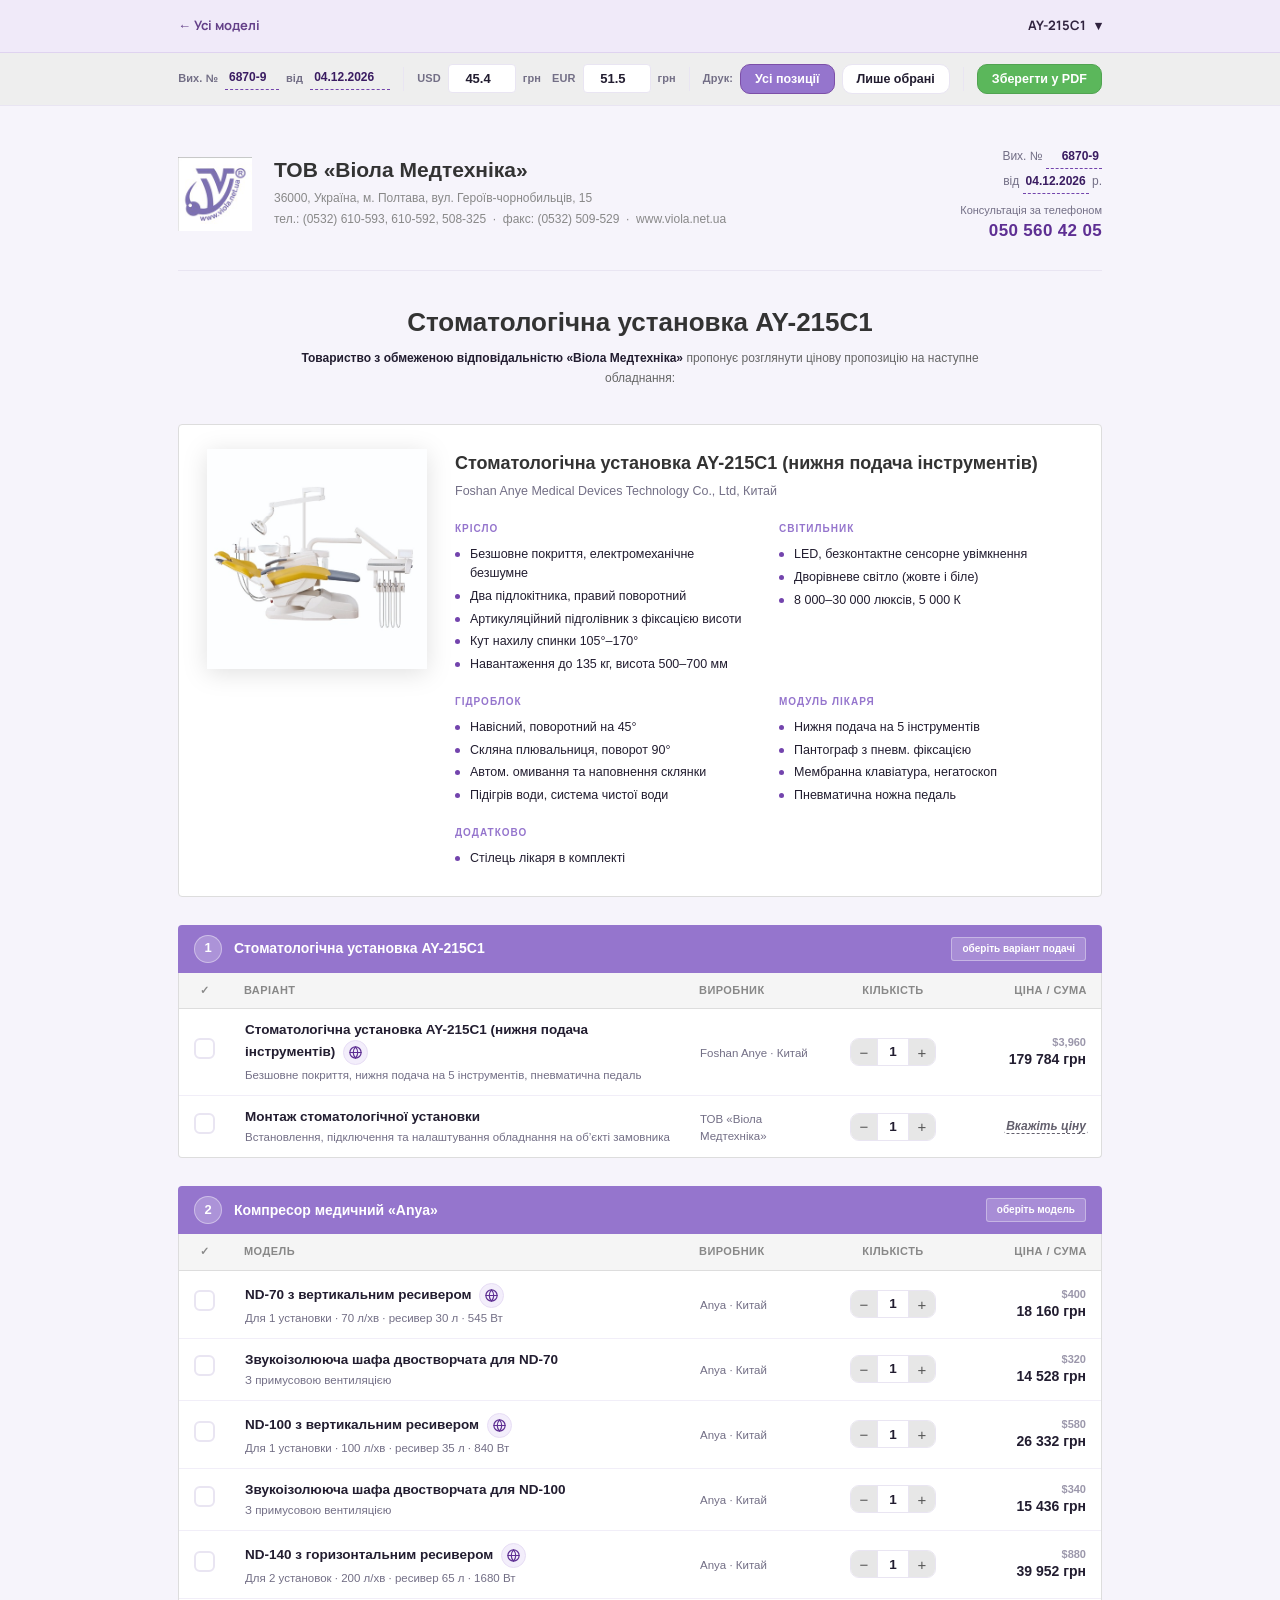
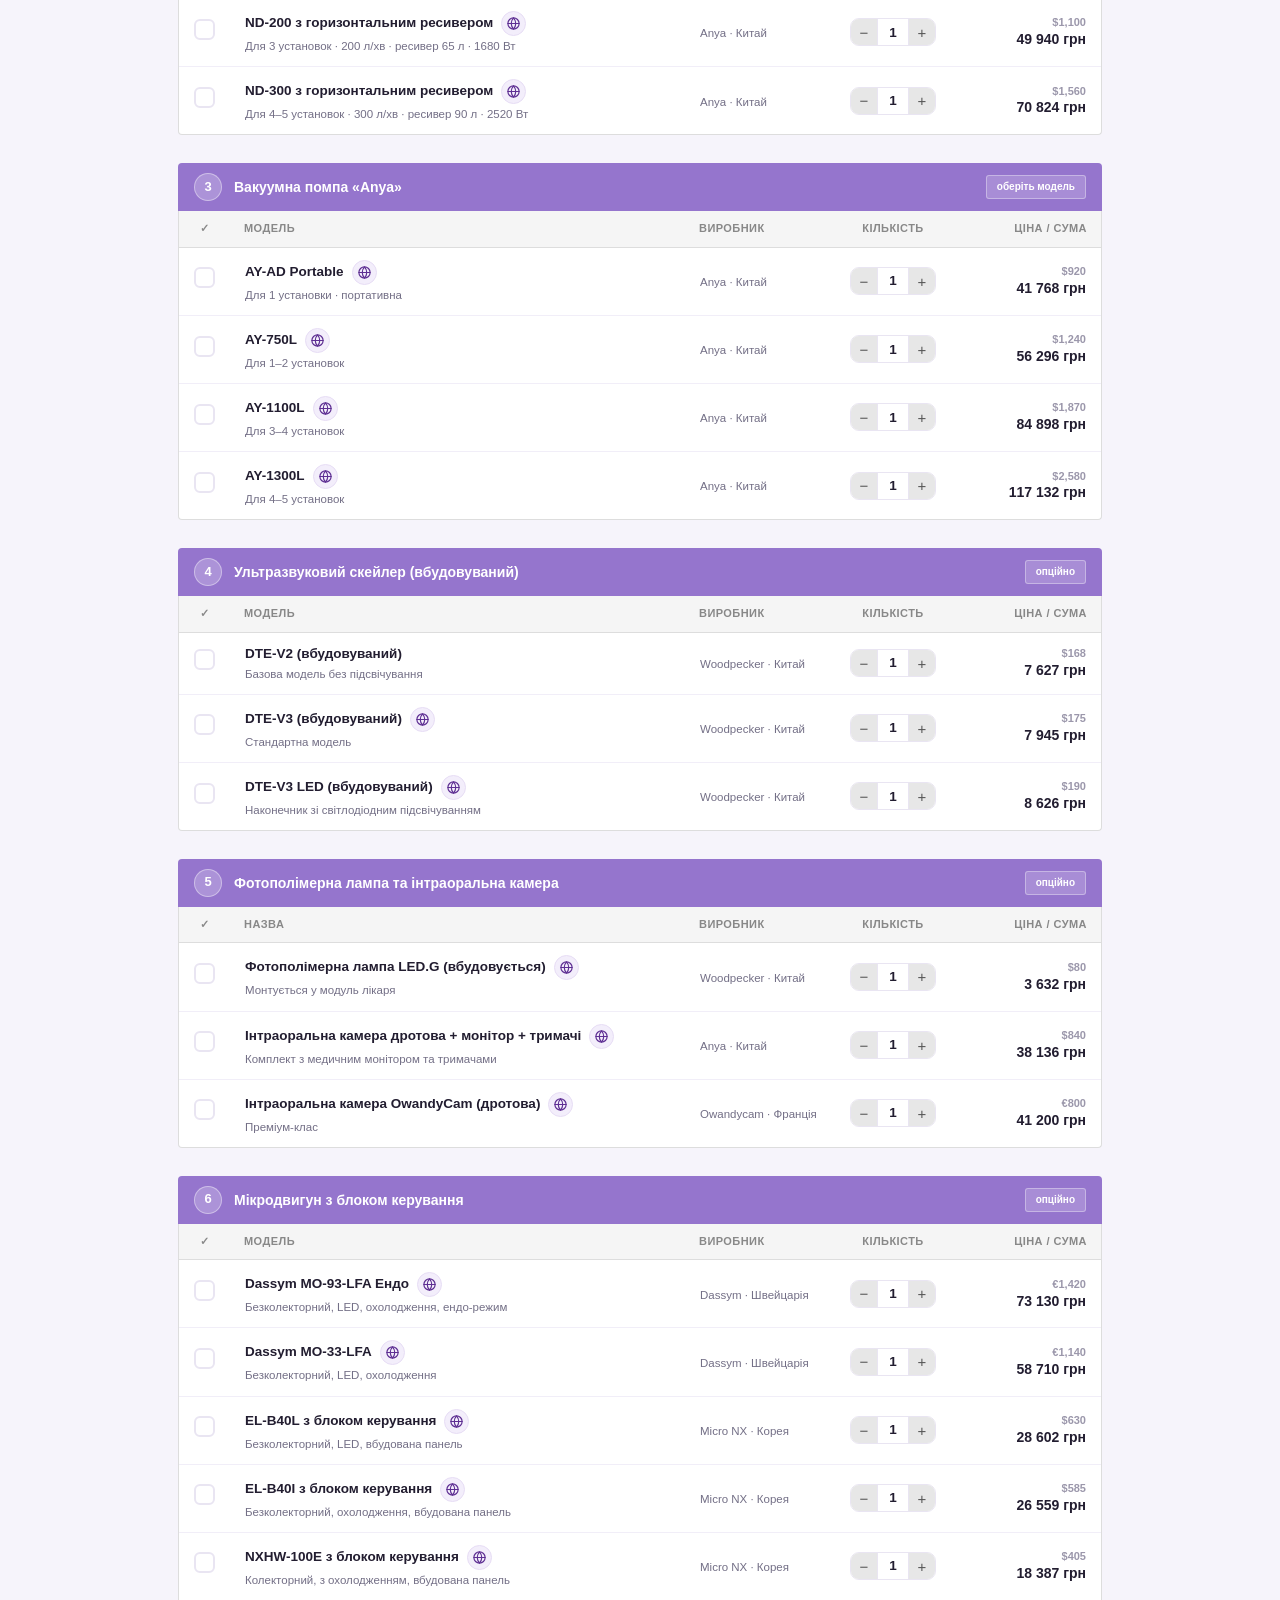
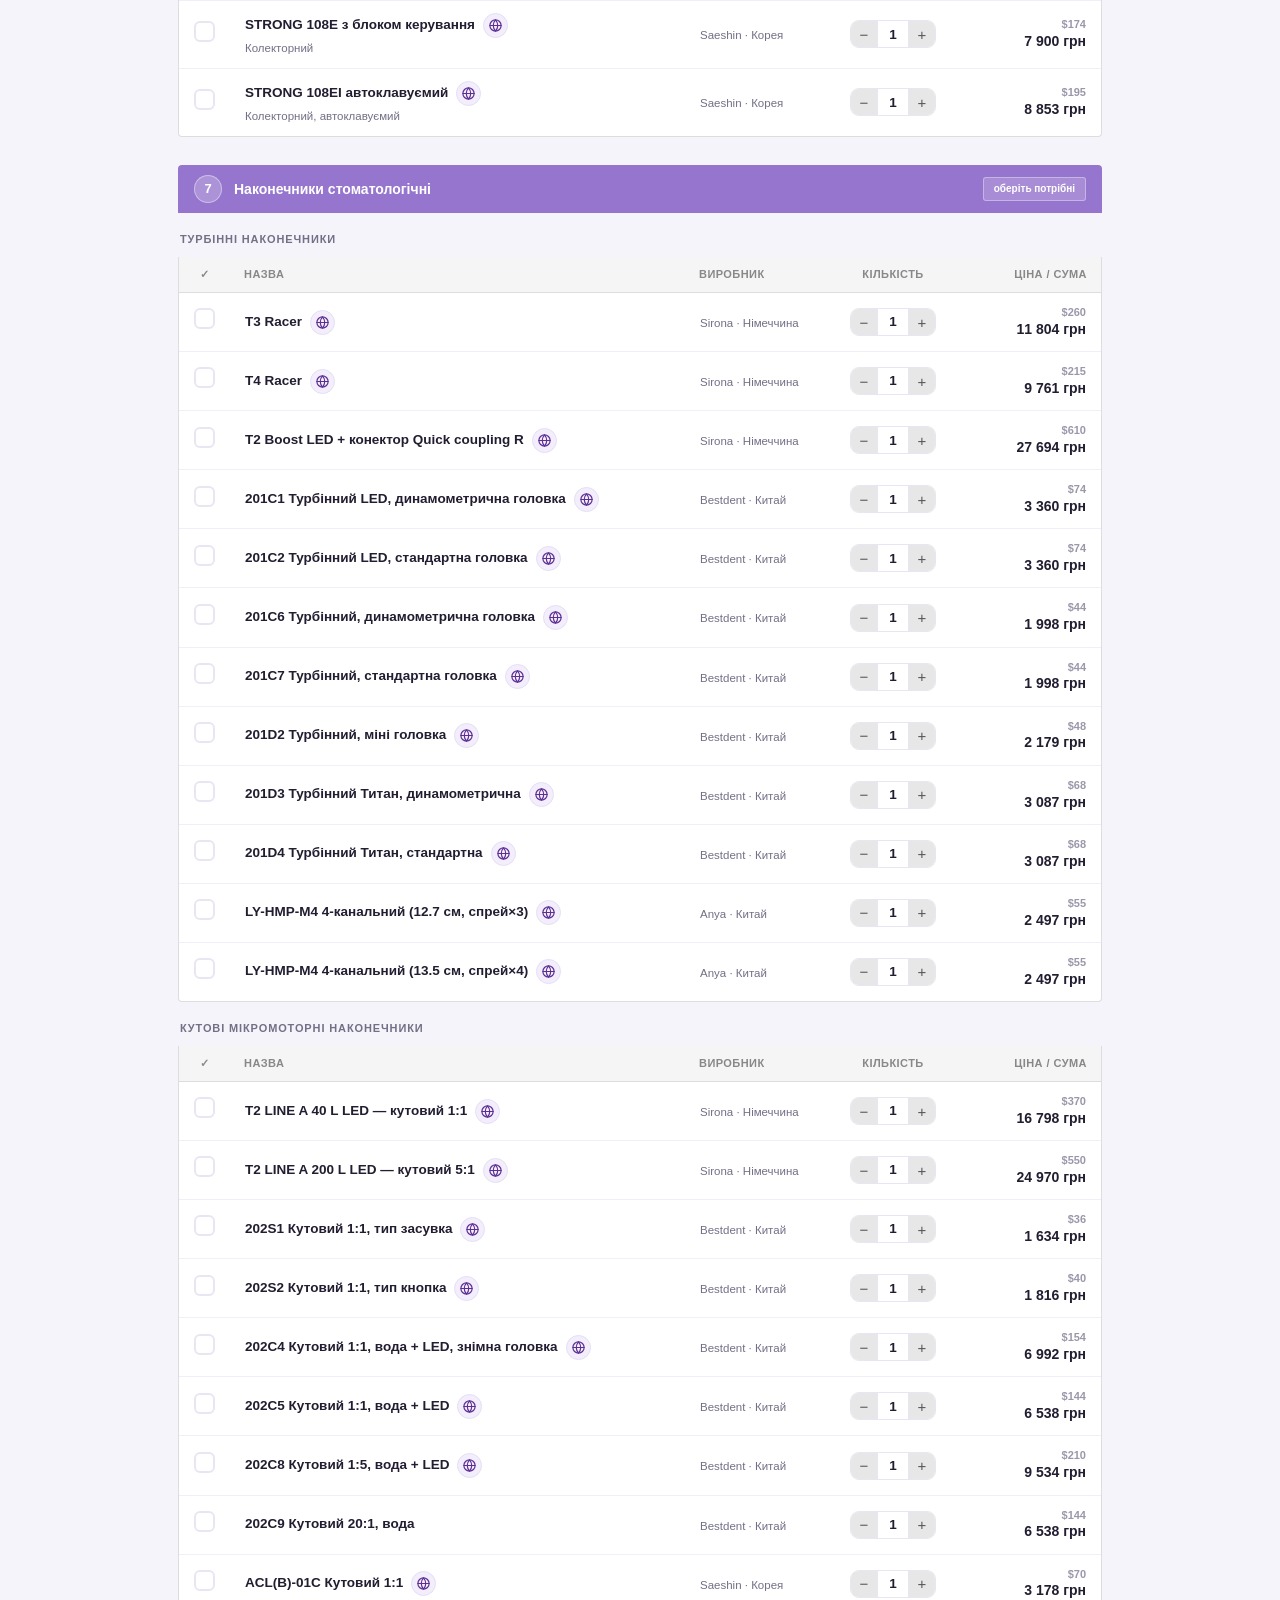
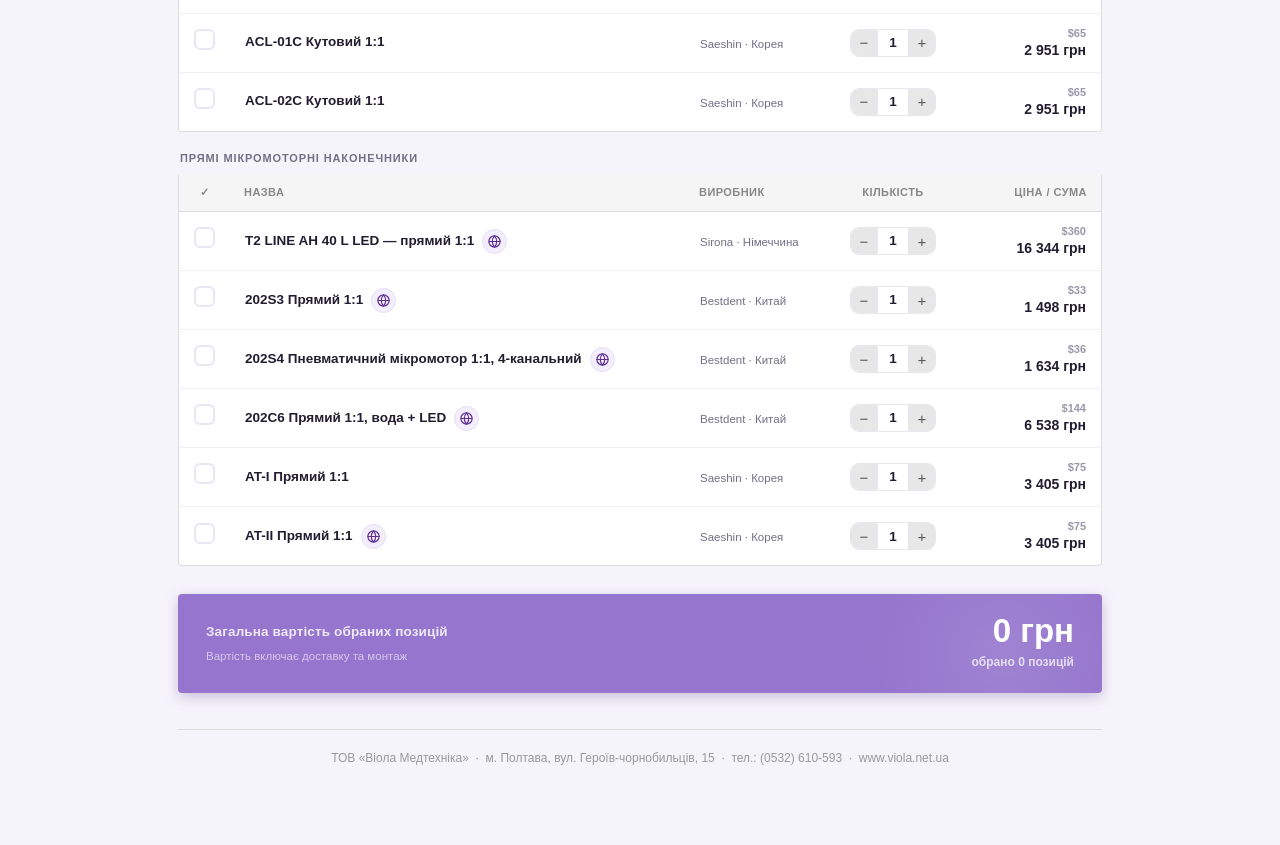
<file: ay-215c1/index.html>
<!DOCTYPE html>
<html lang="uk"><head>
<meta charset="UTF-8">
<style id="print-no-hf">@page{margin:0}@media print{html,body{margin:0!important}.page{padding:12mm 13mm!important;-webkit-box-decoration-break:clone;box-decoration-break:clone}.print-note,.print-signature{margin-left:13mm!important;margin-right:13mm!important}}</style>
<meta name="viewport" content="width=device-width, initial-scale=1.0">
<title>Конфігуратор AY-215C1 — Віола Медтехніка</title>


<style>/* cyrillic-ext */

/* cyrillic */

/* greek */

/* vietnamese */

/* latin-ext */

/* latin */

/* cyrillic-ext */

/* cyrillic */

/* greek */

/* vietnamese */

/* latin-ext */

/* latin */

/* cyrillic-ext */

/* cyrillic */

/* greek */

/* vietnamese */

/* latin-ext */

/* latin */

/* cyrillic-ext */

/* cyrillic */

/* greek */

/* vietnamese */

/* latin-ext */

/* latin */

/* cyrillic-ext */

/* cyrillic */

/* greek */

/* vietnamese */

/* latin-ext */

/* latin */

/* cyrillic-ext */

/* cyrillic */

/* vietnamese */

/* latin-ext */

/* latin */

/* cyrillic-ext */

/* cyrillic */

/* vietnamese */

/* latin-ext */

/* latin */

/* cyrillic-ext */

/* cyrillic */

/* vietnamese */

/* latin-ext */

/* latin */

/* cyrillic-ext */

/* cyrillic */

/* vietnamese */

/* latin-ext */

/* latin */

</style>
<style>
:root{
  --brand:#5e2f93;
  --brand-deep:#3a1c61;
  --brand-mid:#7344ad;
  --brand-soft:#f3eefb;
  --brand-tint:#faf7fe;
  --brand-line:#e7ddf5;
  --accent:#1f7a52;
  --accent-deep:#155f3f;
  --accent-soft:#eaf6ef;
  --ink:#221d30;
  --muted:#736f86;
  --faint:#9b97ab;
  --paper:#f6f4fb;
  --surface:#ffffff;
  --border:#e9e5f2;
  --border-soft:#f1eef8;
  --shadow-sm:0 1px 2px rgba(40,22,70,.05),0 1px 3px rgba(40,22,70,.05);
  --shadow-md:0 6px 22px rgba(58,28,97,.08),0 1px 4px rgba(58,28,97,.05);
  --shadow-lg:0 22px 60px rgba(58,28,97,.18);
  --radius:15px;
  --radius-sm:10px;
}
*,*::before,*::after{box-sizing:border-box;margin:0;padding:0}
html{-webkit-text-size-adjust:100%}
body{font-family:'Open Sans',Arial,sans-serif;background:var(--paper);color:var(--ink);font-size:13px;line-height:1.6;-webkit-font-smoothing:antialiased;text-rendering:optimizeLegibility}
.page{max-width:980px;margin:0 auto;padding:0 28px 76px}

/* TOOLBAR */
.toolbar{
  position:sticky;top:0;z-index:100;
  background:#EEEEEE;
  
  border-bottom:1px solid var(--border);
  padding:11px 20px;
  display:flex;align-items:center;justify-content:center;gap:9px;flex-wrap:wrap;
  margin:0 -28px 0;
}
.tb-group{display:flex;align-items:center;gap:7px}
.tb-sep{width:1px;height:24px;background:var(--border);margin:0 4px}
.tb-lbl{font-size:11px;font-weight:600;color:var(--muted);white-space:nowrap;letter-spacing:.01em}
.tb-inp{width:68px;padding:6px 9px;border:1px solid var(--border);border-radius:4px;font-size:13px;font-weight:600;font-family:'Open Sans',Arial,sans-serif;text-align:right;background:var(--surface);color:var(--ink);transition:border-color .15s,box-shadow .15s}
.tb-inp:focus{outline:none;border-color:var(--brand);box-shadow:0 0 0 3px var(--brand-soft)}
.tb-btn{display:inline-flex;align-items:center;gap:6px;padding:7px 14px;border-radius:10px;border:1px solid var(--border);font-size:12.5px;font-weight:600;font-family:'Open Sans',Arial,sans-serif;cursor:pointer;transition:all .15s;background:var(--surface);color:var(--ink);white-space:nowrap}
.tb-btn:hover{background:#f0eaf9;border-color:#ab8ed8;color:#7c4fa8}
.tb-btn.active{color:#fff;background:#9575CD;border-color:#7c4fa8}
.tb-btn.active:hover{background:#7c4fa8;color:#fff}
.tb-btn.green{color:#fff;background:#5bb75b;border-color:#51a351}
.tb-btn.green:hover{background:#51a351}
.tb-btn svg{width:14px;height:14px;stroke:currentColor;fill:none;stroke-width:2;stroke-linecap:round;stroke-linejoin:round}
.tb-editable{display:inline-block;min-width:54px;border-bottom:1px dashed var(--brand-mid);padding:1px 4px;font-size:12px;font-weight:700;color:var(--brand-deep);cursor:text;outline:none;transition:all .15s}
.tb-editable:focus{border-bottom-style:solid;background:var(--brand-soft);border-radius:4px}

/* MODAL */
.modal-overlay{display:none;position:fixed;inset:0;background:rgba(34,18,58,.5);z-index:999;align-items:center;justify-content:center;padding:20px}
.modal-overlay.open{display:flex}
.modal{background:var(--surface);border-radius:6px;padding:34px 36px;max-width:470px;width:100%;box-shadow:var(--shadow-lg);position:relative;animation:modalIn .26s cubic-bezier(.2,.8,.25,1)}
@keyframes modalIn{from{opacity:0;transform:translateY(14px) scale(.985)}to{opacity:1;transform:none}}
.modal-title{font-family:'Open Sans',Arial,sans-serif;font-size:18px;font-weight:700;color:#333;margin-bottom:22px;display:flex;align-items:center;gap:11px}
.modal-step{display:flex;align-items:flex-start;gap:14px;margin-bottom:16px}
.modal-step-num{width:29px;height:29px;background:linear-gradient(135deg,var(--brand-mid),var(--brand));color:#fff;border-radius:9px;font-size:13px;font-weight:700;display:flex;align-items:center;justify-content:center;flex-shrink:0}
.modal-step-text{font-size:13.5px;color:var(--ink);line-height:1.6}
.modal-step-text strong{color:var(--brand-deep);font-weight:700}
.modal-highlight{background:var(--brand-tint);border:1px solid var(--border);border-radius:10px;padding:9px 13px;font-size:12.5px;color:var(--ink);margin-top:7px;font-style:normal}
.modal-actions{display:flex;gap:10px;margin-top:26px;justify-content:flex-end}
.modal-btn{padding:10px 22px;border-radius:4px;border:none;font-size:13.5px;font-weight:600;font-family:'Open Sans',Arial,sans-serif;cursor:pointer;transition:all .15s}
.modal-btn.primary{color:#fff;background:#9575CD;border:1px solid #7c4fa8}
.modal-btn.primary:hover{background:#7c4fa8}
.modal-btn.secondary{color:#666;background:#e7e7e7;border:1px solid #ccc}
.modal-btn.secondary:hover{background:#d5d5d5}
.modal-close{position:absolute;top:16px;right:18px;font-size:17px;cursor:pointer;color:var(--faint);line-height:1;border:none;background:none;width:30px;height:30px;border-radius:8px;transition:all .15s}
.modal-close:hover{color:var(--ink);background:var(--brand-soft)}

/* HEADER */
.kp-header{display:flex;align-items:center;gap:22px;border-bottom:1px solid var(--border);margin:38px 0 28px;padding-bottom:26px}
.logo-img{width:74px;height:74px;object-fit:contain;flex-shrink:0}
.company-name{font-family:'Open Sans',Arial,sans-serif;font-size:21px;font-weight:700;color:#333;line-height:1.2;text-decoration:none}
.company-info{font-size:12px;color:#888;margin-top:6px;line-height:1.75}
.header-right{margin-left:auto;text-align:right}
.doc-num-row{font-size:12px;color:var(--muted);line-height:2}
.doc-editable{display:inline-block;min-width:56px;border-bottom:1px dashed var(--brand-mid);padding:0 3px;color:var(--brand-deep);font-size:12px;font-weight:700;cursor:text;outline:none;transition:all .15s}
.doc-editable:focus{border-bottom-style:solid;background:var(--brand-soft);border-radius:4px}

/* INTRO */
.intro-block{text-align:center;padding:8px 0 36px;max-width:700px;margin:0 auto}
.intro-title{font-family:'Open Sans',Arial,sans-serif;font-size:26px;font-weight:700;margin-bottom:10px;color:#333;line-height:1.2}
.intro-text{font-size:12px;color:#666;line-height:1.7}
.intro-text strong{color:var(--ink);font-weight:700}

/* CHAIR HERO */
.chair-hero{display:flex;align-items:flex-start;gap:28px;background:#fff;border:1px solid #ddd;border-radius:4px;padding:24px 28px;margin-bottom:28px;overflow:hidden}

.chair-img{width:220px;height:220px;object-fit:contain;flex-shrink:0;filter:drop-shadow(0 4px 12px rgba(0,0,0,.12))}
.chair-img:hover{transform:none}
.chair-info{flex:1;position:relative}
.chair-info-title{font-family:'Open Sans',Arial,sans-serif;font-size:18px;font-weight:700;color:#333;margin-bottom:3px}
.chair-info-maker{font-size:12.5px;color:var(--muted);margin-bottom:20px}
.chair-specs-grid{display:grid;grid-template-columns:1fr 1fr;gap:16px 30px}
.spec-group{margin-bottom:2px}
.spec-group-title{font-size:10px;font-weight:800;text-transform:uppercase;letter-spacing:.1em;color:#9575CD;margin-bottom:6px}
.spec-list{list-style:none;font-size:12.5px;color:var(--ink);line-height:1.5}
.spec-list li{padding:2px 0 2px 15px;position:relative}
.spec-list li::before{content:'';position:absolute;left:0;top:9px;width:5px;height:5px;border-radius:50%;background:var(--brand-mid)}

/* SECTION */
.section{margin-bottom:28px}
.section-header{display:flex;align-items:center;gap:12px;margin-bottom:0;background:#9575CD;border-radius:4px 4px 0 0;padding:10px 16px;color:#fff}
.section-num{width:28px;height:28px;background:rgba(255,255,255,.22);color:#fff;border-radius:50%;font-size:13px;font-weight:700;display:flex;align-items:center;justify-content:center;flex-shrink:0;border:1px solid rgba(255,255,255,.4)}
.section-title{font-family:'Open Sans',Arial,sans-serif;font-size:14px;font-weight:700;color:#fff;flex:1}
.section-badge{font-size:10px;font-weight:600;padding:3px 10px;border-radius:3px;border:1px solid rgba(255,255,255,.35);color:#fff;background:rgba(255,255,255,.18);white-space:nowrap}

/* TABLE */
.options-table-wrap{background:#fff;border:1px solid #ddd;border-top:none;border-radius:0 0 4px 4px;overflow:hidden;margin-bottom:0}
table.otbl{width:100%;border-collapse:collapse;font-size:13.5px}
table.otbl thead tr{background:#f5f5f5;border-bottom:1px solid #ddd}
table.otbl th{padding:9px 14px;text-align:left;color:#888;font-weight:700;font-size:11px;letter-spacing:.04em;text-transform:uppercase}
table.otbl th.th-c{width:48px;text-align:center}
table.otbl th.th-q{width:108px;text-align:center}
table.otbl th.th-p{width:150px;text-align:right}
table.otbl th.th-maker{width:150px}
table.otbl tbody tr{border-bottom:1px solid var(--border-soft);cursor:pointer;transition:background .12s,box-shadow .12s}
table.otbl tbody tr:last-child{border-bottom:none}
table.otbl tbody tr:hover{background:var(--brand-tint)}
table.otbl tbody tr.row-checked{background:var(--accent-soft);box-shadow:inset 3px 0 0 var(--accent)}
table.otbl tbody tr.row-checked:hover{background:#e2f1e9}
table.otbl td{padding:12px 15px;vertical-align:middle}
table.otbl td.td-c{text-align:center}
table.otbl td.td-q{text-align:center}
table.otbl td.td-p{text-align:right;white-space:nowrap;line-height:1.35}
.opt-name{font-weight:700;color:var(--ink);font-size:13.5px;line-height:1.4}
.opt-sub{font-size:11.5px;color:var(--muted);margin-top:2px;font-weight:500;line-height:1.4}

/* CHECKBOX */
.cb{width:21px;height:21px;border:2px solid var(--border);border-radius:6px;display:inline-flex;align-items:center;justify-content:center;flex-shrink:0;background:var(--surface);transition:all .15s}
table.otbl tbody tr:hover .cb{border-color:var(--brand-mid)}
.cb.on{background:var(--accent);border-color:var(--accent)}
.cb-tick{display:none;color:#fff;font-size:13px;font-weight:800;line-height:1}
.cb.on .cb-tick{display:block}

/* QTY */
.qty-wrap{display:inline-flex;align-items:stretch;border:1px solid var(--border);border-radius:9px;overflow:hidden;background:var(--surface)}
.qty-btn{width:26px;height:26px;border:none;background:#e7e7e7;color:#555;font-size:15px;cursor:pointer;display:inline-flex;align-items:center;justify-content:center;user-select:none;padding:0;line-height:1}
.qty-btn:hover{background:#ddd;color:#333}
.qty-val{min-width:32px;text-align:center;font-weight:700;font-size:13.5px;border-left:1px solid var(--border);border-right:1px solid var(--border);display:flex;align-items:center;justify-content:center}

/* PRICE */
.p-orig{font-size:11px;color:var(--faint);font-weight:600}
.p-uah{font-size:14px;font-weight:800;color:var(--ink)}.p-uah{cursor:pointer;border-bottom:1px dashed transparent;border-radius:3px;padding:0 2px;margin:0 -2px;transition:all .15s}.p-uah:hover{border-bottom-color:currentColor;opacity:.85}.p-placeholder{font-size:12px;font-weight:700;font-style:italic;opacity:.7;border-bottom:1px dashed currentColor}.p-input{width:98px;padding:3px 7px;border:1px solid var(--brand-mid,#d4738f);border-radius:5px;font-size:13px;font-weight:800;text-align:right;font-family:'Open Sans',Arial,sans-serif;color:#2b1d24;background:#fff}.p-input:focus{outline:none;box-shadow:0 0 0 3px rgba(212,115,143,.25)}@media print{.p-input{border:none!important;box-shadow:none!important;background:transparent!important}}
.p-total{font-size:12px;font-weight:700;color:var(--accent-deep);margin-top:1px}
.sub-label{font-size:11px;font-weight:800;text-transform:uppercase;letter-spacing:.08em;color:var(--muted);margin:18px 0 8px 2px}

/* TOTAL */
.total-bar{background:#9575CD;border-radius:4px;padding:20px 28px;display:flex;align-items:center;justify-content:space-between;margin-top:28px;flex-wrap:wrap;gap:16px;box-shadow:0 4px 14px rgba(80,40,130,.25);position:relative;overflow:hidden}
.total-bar::before{content:'';position:absolute;top:-80px;right:-40px;width:280px;height:280px;border-radius:50%;background:radial-gradient(circle,rgba(255,255,255,.1),transparent 68%);pointer-events:none}
.total-label{color:rgba(255,255,255,.84);font-size:13.5px;font-weight:600;letter-spacing:.01em}
.total-note{color:rgba(255,255,255,.6);font-size:11.5px;margin-top:4px}
.total-right{text-align:right;position:relative}
.total-sum{font-family:'Open Sans',Arial,sans-serif;font-size:33px;font-weight:700;color:#fff;line-height:1}
.total-cnt{color:rgba(255,255,255,.74);font-size:12px;margin-top:6px;font-weight:600}
.kp-footer{margin-top:36px;padding-top:18px;border-top:1px solid #ddd;font-size:12px;color:#999;text-align:center;line-height:1.8}

/* SITE LINK ICON */
.opt-link{
  display:inline-flex;align-items:center;justify-content:center;
  width:25px;height:25px;margin-left:8px;border-radius:50%;
  background:var(--brand-soft);border:1px solid var(--brand-line);
  color:var(--brand);text-decoration:none;
  vertical-align:middle;flex-shrink:0;
  transition:all .15s;cursor:pointer;
}
.opt-link:hover{background:var(--brand);color:#fff;border-color:var(--brand);transform:translateY(-1px);box-shadow:0 2px 8px rgba(94,47,147,.28)}
.opt-link svg{width:15px;height:15px;stroke:currentColor;fill:none;stroke-width:1.9;stroke-linecap:round;stroke-linejoin:round}
@media print{.opt-link{display:none!important}}

/* RESPONSIVE */
@media (max-width:760px){
  .page{padding:0 16px 56px}
  .toolbar{gap:7px;padding:10px 14px}
  .kp-header{flex-wrap:wrap;gap:16px;margin-top:24px}
  .header-right{margin-left:0;text-align:left;width:100%}
  .intro-title{font-family:'Open Sans',Arial,sans-serif;font-size:26px;font-weight:700;margin-bottom:10px;color:#333;line-height:1.2}
  .chair-hero{display:flex;align-items:flex-start;gap:28px;background:#fff;border:1px solid #ddd;border-radius:4px;padding:24px 28px;margin-bottom:28px;overflow:hidden}
  .chair-img{width:220px;height:220px;object-fit:contain;flex-shrink:0;filter:drop-shadow(0 4px 12px rgba(0,0,0,.12))}
  .chair-specs-grid{grid-template-columns:1fr;gap:14px}
  .options-table-wrap{background:#fff;border:1px solid #ddd;border-top:none;border-radius:0 0 4px 4px;overflow:hidden;margin-bottom:0}
  table.otbl{min-width:560px}
  .total-sum{font-family:'Open Sans',Arial,sans-serif;font-size:33px;font-weight:700;color:#fff;line-height:1}
}

/* PRINT MODES */
body.print-selected .orow:not(.row-checked){display:none!important}
body.print-selected .section:not(:has(.row-checked)){display:none!important}
body.print-selected .options-table-wrap:not(:has(.row-checked)){display:none!important}
body.print-selected .sub-label{display:none}
body.print-selected .section:has(.row-checked) .sub-label{display:block}

@media print{
  .toolbar,.modal-overlay,.qty-btn,.opt-link{display:none!important}
  *{-webkit-print-color-adjust:exact!important;print-color-adjust:exact!important;color-adjust:exact!important}
  html,body{font-size:15px;background:#fff}
  .page{padding:0;max-width:100%}
  .section{margin-bottom:14px}
  .section-header{background:#f0f0f0!important;color:#000!important;border:1px solid #bbb!important;border-bottom:none!important;border-radius:0!important;break-after:avoid;page-break-after:avoid;margin-bottom:0!important}
  .options-table-wrap{break-before:avoid;page-break-before:avoid;border:1px solid #bbb!important;border-top:none!important;border-radius:0!important;overflow:visible;box-shadow:none!important}
  .section-num{background:#ddd!important;color:#333!important}
  .section-title{color:#000!important;font-size:14px!important}
  .section-badge{display:none!important}
  table.otbl{break-inside:auto;border-collapse:collapse!important;width:100%}
  table.otbl thead{display:table-header-group}
  table.otbl th{border:1px solid #aaa!important;padding:5px 8px!important;background:#f0f0f0!important;font-size:12px!important;text-align:left!important}
  table.otbl th.th-c{width:36px;text-align:center!important}
  table.otbl th.th-q{width:70px;text-align:center!important}
  table.otbl th.th-p{width:130px;text-align:right!important}
  table.otbl th.th-maker{width:120px}
  table.otbl td{border:1px solid #bbb!important;padding:7px 10px!important;vertical-align:middle!important;font-size:15px!important}
  table.otbl td.td-q{text-align:center!important}
  table.otbl td.td-p{text-align:right!important}
  table.otbl tbody tr{break-inside:avoid}
  table.otbl tbody tr.row-checked{background:#f2f9f5!important;box-shadow:none!important}
  table.otbl{counter-reset:print-row}
  table.otbl tbody tr{counter-increment:print-row}
  table.otbl td.td-c{text-align:center!important;font-weight:700;font-size:13px;color:#333}
  table.otbl td.td-c::before{content:counter(print-row)}
  table.otbl td.td-c .cb{display:none!important}
  .qty-wrap{border:none!important;background:transparent!important}
  .qty-val{border:none!important;background:transparent!important;font-weight:700}
  .total-bar{background:#f5f5f5!important;border:2px solid #999!important;border-radius:0!important;box-shadow:none!important;break-inside:avoid;padding:12px 20px!important;margin-top:16px!important}
  .total-bar::before{display:none!important}
  .total-label{color:#000!important;font-weight:700}
  .total-note{color:#555!important}
  .total-cnt{color:#555!important}
  .total-sum{color:#000!important;font-size:24px!important}
  .chair-hero{background:#fff!important;border:1px solid #ccc!important;box-shadow:none!important;break-inside:avoid;flex-direction:row;gap:20px;padding:14px 18px;margin-bottom:16px}
  .chair-img{width:150px;height:150px;filter:none;max-width:150px;flex-shrink:0}
  .chair-info{flex:1}
  .chair-info-title{font-size:17px}
  .chair-specs-grid{grid-template-columns:1fr 1fr;gap:6px 18px}
  .spec-list{font-size:12px}
  .print-signature{display:flex!important;margin-top:24px;padding-top:18px;border-top:1px solid #bbb;break-inside:avoid}
  .print-note{display:block!important}
  .kp-header{flex-wrap:nowrap!important;flex-direction:row!important;align-items:center!important}
  .header-right{margin-left:auto!important;text-align:right!important;width:auto!important}
  .company-info{font-size:12px!important}
  .company-name{font-size:19px!important}
  .hdr-phone-num{color:#000!important;font-size:17px!important}
  .hdr-phone{color:#444!important}
  .kp-footer{display:none!important}
  .kp-header,.intro-block{break-inside:avoid}
  .intro-block{padding-bottom:16px}
  .sub-label{break-after:avoid;margin-top:12px}
}

/* ── ПIДПИС / ПЕЧАТКА ── */
.print-signature{
  display:none;
  align-items:flex-start;
  margin-top:32px;
  padding-top:22px;
  border-top:2px solid var(--border);
}
.sig-col{flex:1}
.sig-label{font-size:11px;font-weight:700;text-transform:uppercase;letter-spacing:.06em;color:var(--muted);margin-bottom:8px}
.sig-company{font-size:13px;font-weight:600;color:var(--ink);margin-bottom:10px}
.sig-line-wrap{margin-top:44px}
.sig-line{font-size:11.5px;color:var(--ink);border-bottom:1px solid #aaa;padding-bottom:2px;margin-bottom:4px;width:340px}
.sig-hint{font-size:9.5px;color:var(--faint);display:flex;justify-content:space-between;width:340px}

/* ── ПРИМIТКА ПРИ ДРУКУ ── */
.print-note{
  display:none;
  margin-top:18px;
  padding:12px 16px;
  border-left:3px solid #bbb;
  font-size:10.5px;
  color:#555;
  line-height:1.65;
  background:#fafafa;
}

/* ── ТЕЛЕФОН В ШАПЦI ── */
.hdr-phone{font-size:11px;color:var(--muted);margin-top:8px;line-height:1.5;text-align:right}
.hdr-phone-num{font-size:17px;font-weight:700;color:var(--brand);letter-spacing:.02em;white-space:nowrap}
</style>
<link rel="stylesheet" href="../assets/fonts.css">
<link rel="stylesheet" href="../assets/model-nav.css">
</head>
<body>
<nav class="viola-model-nav" aria-label="Навігація конфігураторів"><a href="../catalog/">← Усі моделі</a><details><summary>AY-215C1 &nbsp; ▾</summary><ul><li><a href="../">AY-A1000</a></li><li><a href="../ay-215b3/">AY-215B3</a></li><li><a aria-current="page" href="../ay-215c1/">AY-215C1</a></li><li><a href="../ay-215c2/">AY-215C2</a></li><li><a href="../ay-a3600/">AY-A3600</a></li><li><a href="../ay-a6800/">AY-A6800</a></li><li><a href="../ss-kiss-m1/">SS KISS M1</a></li><li><a href="../ss-kiss-m4/">SS KISS M4</a></li></ul></details></nav>



<!-- PDF INSTRUCTION MODAL -->
<div class="modal-overlay" id="pdfModal">
  <div class="modal">
    <button class="modal-close" onclick="closeModal()">✕</button>
    <div class="modal-title">Як зберегти КП у PDF</div>
    <div class="modal-step">
      <div class="modal-step-num">1</div>
      <div class="modal-step-text">Натисніть <strong>«Продовжити»</strong> — відкриється вікно друку браузера</div>
    </div>
    <div class="modal-step">
      <div class="modal-step-num">2</div>
      <div class="modal-step-text">
        Знайдіть поле <strong>«Принтер»</strong> (або <strong>«Destination»</strong>) — там буде вказана назва вашого принтера.<br>
        <div class="modal-highlight">💡 Натисніть на назву принтера і оберіть <strong>«Зберегти як PDF»</strong> (або <strong>«Save as PDF»</strong>)</div>
      </div>
    </div>
    <div class="modal-step">
      <div class="modal-step-num">3</div>
      <div class="modal-step-text">Натисніть <strong>«Зберегти»</strong> і оберіть папку для збереження файлу</div>
    </div>
    <div class="modal-step">
      <div class="modal-step-num">4</div>
      <div class="modal-step-text">
        Рекомендовані налаштування:<br>
        <div class="modal-highlight">Орієнтація: <strong>Книжна</strong> &nbsp;·&nbsp; Поля: <strong>Мінімальні</strong> &nbsp;·&nbsp; Масштаб: <strong>100%</strong></div>
      </div>
    </div>
    <div class="modal-actions">
      <button class="modal-btn secondary" onclick="closeModal()">Скасувати</button>
      <button class="modal-btn primary" onclick="closeModal(); window.print()">Продовжити →</button>
    </div>
  </div>
</div>

<!-- STICKY TOOLBAR -->
<div class="toolbar">
  <div class="tb-group">
    <span class="tb-lbl">Вих. №</span>
    <span class="tb-editable" id="tb-docnum" contenteditable="true" spellcheck="false"></span>
    <span class="tb-lbl">від</span>
    <span class="tb-editable" id="tb-docdate" contenteditable="true" spellcheck="false" style="min-width:80px"></span>
  </div>
  <div class="tb-sep"></div>
  <div class="tb-group">
    <span class="tb-lbl">USD</span>
    <input type="number" class="tb-inp" id="usd" value="45.4" min="1" step="0.1">
    <span class="tb-lbl">грн</span>
    <span class="tb-lbl" style="margin-left:4px">EUR</span>
    <input type="number" class="tb-inp" id="eur" value="51.5" min="1" step="0.1">
    <span class="tb-lbl">грн</span>
  </div>
  <div class="tb-sep"></div>
  <div class="tb-group">
    <span class="tb-lbl">Друк:</span>
    <button class="tb-btn active" id="mode-all" onclick="setMode('all')">Усі позиції</button>
    <button class="tb-btn" id="mode-sel" onclick="setMode('selected')">Лише обрані</button>
  </div>
  <div class="tb-sep"></div>
  <div class="tb-group">
    <button class="tb-btn green" onclick="openModal()">Зберегти у PDF</button>
  </div>
</div>

<div class="page">

  <!-- HEADER -->
  <header class="kp-header">
    <img class="logo-img" src="../assets/2054f9255b46bcc3e752.jpg" alt="Логотип Віола Медтехніка">
    <div>
      <div class="company-name">ТОВ «Віола Медтехніка»</div>
      <div class="company-info">
        36000, Україна, м. Полтава, вул. Героїв-чорнобильців, 15<br>
        тел.: (0532) 610-593, 610-592, 508-325 &nbsp;·&nbsp; факс: (0532) 509-529 &nbsp;·&nbsp; www.viola.net.ua
      </div>
    </div>
    <div class="header-right">
      <div class="doc-num-row">Вих. № <span class="doc-editable" id="hdr-docnum" contenteditable="true" spellcheck="false"></span></div>
      <div class="doc-num-row">від <span class="doc-editable" id="hdr-docdate" contenteditable="true" spellcheck="false"></span> р.</div>
      <div class="hdr-phone">Консультацiя за телефоном<br><span class="hdr-phone-num">050 560 42 05</span></div>
    </div>
  </header>

  <!-- INTRO -->
  <div class="intro-block">
    <div class="intro-title">Стоматологічна установка AY-215C1</div>
    <div class="intro-text">
      <strong>Товариство з обмеженою відповідальністю «Віола Медтехніка»</strong> пропонує розглянути цінову пропозицію на наступне обладнання:
    </div>
  </div>

  <!-- CHAIR HERO -->
  <div class="chair-hero">
    <img class="chair-img" src="../assets/57b6f21e63522892af4f.jpg" alt="Стоматологічна установка AY-215C1 (нижня подача інструментів)">
    <div class="chair-info" style="flex:1">
      <div class="chair-info-title">Стоматологічна установка AY-215C1 (нижня подача інструментів)</div>
      <div class="chair-info-maker">Foshan Anye Medical Devices Technology Co., Ltd, Китай</div>
      <div class="chair-specs-grid">
        <div class="spec-group">
          <div class="spec-group-title">Крісло</div>
          <ul class="spec-list">
            <li>Безшовне покриття, електромеханічне безшумне</li>
            <li>Два підлокітника, правий поворотний</li>
            <li>Артикуляційний підголівник з фіксацією висоти</li>
            <li>Кут нахилу спинки 105°–170°</li>
            <li>Навантаження до 135 кг, висота 500–700 мм</li>
          </ul>
        </div>
        <div class="spec-group">
          <div class="spec-group-title">Світильник</div>
          <ul class="spec-list">
            <li>LED, безконтактне сенсорне увімкнення</li>
            <li>Дворівневе світло (жовте і біле)</li>
            <li>8 000–30 000 люксів, 5 000 К</li>
          </ul>
        </div>
        <div class="spec-group">
          <div class="spec-group-title">Гідроблок</div>
          <ul class="spec-list">
            <li>Навісний, поворотний на 45°</li>
            <li>Скляна плювальниця, поворот 90°</li>
            <li>Автом. омивання та наповнення склянки</li>
            <li>Підігрів води, система чистої води</li>
          </ul>
        </div>
        <div class="spec-group">
          <div class="spec-group-title">Модуль лікаря</div>
          <ul class="spec-list">
            <li>Нижня подача на 5 інструментів</li>
            <li>Пантограф з пневм. фіксацією</li>
            <li>Мембранна клавіатура, негатоскоп</li>
            <li>Пневматична ножна педаль</li>
          </ul>
        </div>
        <div class="spec-group">
          <div class="spec-group-title">Додатково</div>
          <ul class="spec-list">
            <li>Стілець лікаря в комплекті</li>
          </ul>
        </div>
      </div>
    </div>
  </div>

  <!-- SECTION 1 -->
  <div class="section">
    <div class="section-header">
      <div class="section-num">1</div>
      <div class="section-title">Стоматологічна установка AY-215C1</div>
      <span class="section-badge">оберіть варіант подачі</span>
    </div>
    <div class="options-table-wrap">
      <table class="otbl">
        <thead><tr><th class="th-c">✓</th><th>Варіант</th><th class="th-maker">Виробник</th><th class="th-q">Кількість</th><th class="th-p">Ціна / Сума</th></tr></thead>
        <tbody>
          <tr class="orow" data-usd="3960" data-url="https://viola.net.ua/ua/obladnanya-uk/stomatologichne-obladnannya/stomatologichni-ustanovki-anye/ay-215c1"><td class="td-c"><div class="cb" onclick="tog(this)"><span class="cb-tick">✓</span></div></td><td><div class="opt-name">Стоматологічна установка AY-215C1 (нижня подача інструментів)</div><div class="opt-sub">Безшовне покриття, нижня подача на 5 інструментів, пневматична педаль</div></td><td><div class="opt-sub">Foshan Anye · Китай</div></td><td class="td-q"><div class="qty-wrap"><button class="qty-btn" onclick="chq(this,-1)">−</button><span class="qty-val">1</span><button class="qty-btn" onclick="chq(this,1)">+</button></div></td><td class="td-p"></td></tr>
        <tr class="orow manual-row" data-manual="1"><td class="td-c"><div class="cb" onclick="tog(this)"><span class="cb-tick">✓</span></div></td><td><div class="opt-name">Монтаж стоматологічної установки</div><div class="opt-sub">Встановлення, підключення та налаштування обладнання на об’єкті замовника</div></td><td><div class="opt-sub">ТОВ «Віола Медтехніка»</div></td><td class="td-q"><div class="qty-wrap"><button class="qty-btn" onclick="chq(this,-1)">−</button><span class="qty-val">1</span><button class="qty-btn" onclick="chq(this,1)">+</button></div></td><td class="td-p"></td></tr></tbody>
      </table>
    </div>
  </div>

  <!-- SECTION 2 -->
  <div class="section">
    <div class="section-header">
      <div class="section-num">2</div>
      <div class="section-title">Компресор медичний «Anya»</div>
      <span class="section-badge">оберіть модель</span>
    </div>
    <div class="options-table-wrap">
      <table class="otbl">
        <thead><tr><th class="th-c">✓</th><th>Модель</th><th class="th-maker">Виробник</th><th class="th-q">Кількість</th><th class="th-p">Ціна / Сума</th></tr></thead>
        <tbody>
          <tr class="orow" data-usd="400" data-url="https://viola.net.ua/ua/obladnanya-uk/stomatologichne-obladnannya/stomatologichni-kompresori/anya/%D0%BA%D0%BE%D0%BC%D0%BF%D1%80%D0%B5%D1%81%D0%BE%D1%80-%D1%81%D1%82%D0%BE%D0%BC%D0%B0%D1%82%D0%BE%D0%BB%D0%BE%D0%B3%D1%96%D1%87%D0%BD%D0%B8%D0%B9-nd-70"><td class="td-c"><div class="cb" onclick="tog(this)"><span class="cb-tick">✓</span></div></td><td><div class="opt-name">ND-70 з вертикальним ресивером</div><div class="opt-sub">Для 1 установки · 70 л/хв · ресивер 30 л · 545 Вт</div></td><td><div class="opt-sub">Anya · Китай</div></td><td class="td-q"><div class="qty-wrap"><button class="qty-btn" onclick="chq(this,-1)">−</button><span class="qty-val">1</span><button class="qty-btn" onclick="chq(this,1)">+</button></div></td><td class="td-p" data-usd="400"></td></tr>
          <tr class="orow" data-usd="320"><td class="td-c"><div class="cb" onclick="tog(this)"><span class="cb-tick">✓</span></div></td><td><div class="opt-name">Звукоізолююча шафа двостворчата для ND-70</div><div class="opt-sub">З примусовою вентиляцією</div></td><td><div class="opt-sub">Anya · Китай</div></td><td class="td-q"><div class="qty-wrap"><button class="qty-btn" onclick="chq(this,-1)">−</button><span class="qty-val">1</span><button class="qty-btn" onclick="chq(this,1)">+</button></div></td><td class="td-p" data-usd="320"></td></tr>
          <tr class="orow" data-usd="580" data-url="https://viola.net.ua/ua/obladnanya-uk/stomatologichne-obladnannya/stomatologichni-kompresori/anya/%D0%BA%D0%BE%D0%BC%D0%BF%D1%80%D0%B5%D1%81%D0%BE%D1%80-%D1%81%D1%82%D0%BE%D0%BC%D0%B0%D1%82%D0%BE%D0%BB%D0%BE%D0%B3%D1%96%D1%87%D0%BD%D0%B8%D0%B9-nd-100"><td class="td-c"><div class="cb" onclick="tog(this)"><span class="cb-tick">✓</span></div></td><td><div class="opt-name">ND-100 з вертикальним ресивером</div><div class="opt-sub">Для 1 установки · 100 л/хв · ресивер 35 л · 840 Вт</div></td><td><div class="opt-sub">Anya · Китай</div></td><td class="td-q"><div class="qty-wrap"><button class="qty-btn" onclick="chq(this,-1)">−</button><span class="qty-val">1</span><button class="qty-btn" onclick="chq(this,1)">+</button></div></td><td class="td-p" data-usd="580"></td></tr>
          <tr class="orow" data-usd="340"><td class="td-c"><div class="cb" onclick="tog(this)"><span class="cb-tick">✓</span></div></td><td><div class="opt-name">Звукоізолююча шафа двостворчата для ND-100</div><div class="opt-sub">З примусовою вентиляцією</div></td><td><div class="opt-sub">Anya · Китай</div></td><td class="td-q"><div class="qty-wrap"><button class="qty-btn" onclick="chq(this,-1)">−</button><span class="qty-val">1</span><button class="qty-btn" onclick="chq(this,1)">+</button></div></td><td class="td-p" data-usd="340"></td></tr>
          <tr class="orow" data-usd="880" data-url="https://viola.net.ua/ua/obladnanya-uk/stomatologichne-obladnannya/stomatologichni-kompresori/anya/%D0%BA%D0%BE%D0%BC%D0%BF%D1%80%D0%B5%D1%81%D0%BE%D1%80-%D1%81%D1%82%D0%BE%D0%BC%D0%B0%D1%82%D0%BE%D0%BB%D0%BE%D0%B3%D1%96%D1%87%D0%BD%D0%B8%D0%B9-nd-140"><td class="td-c"><div class="cb" onclick="tog(this)"><span class="cb-tick">✓</span></div></td><td><div class="opt-name">ND-140 з горизонтальним ресивером</div><div class="opt-sub">Для 2 установок · 200 л/хв · ресивер 65 л · 1680 Вт</div></td><td><div class="opt-sub">Anya · Китай</div></td><td class="td-q"><div class="qty-wrap"><button class="qty-btn" onclick="chq(this,-1)">−</button><span class="qty-val">1</span><button class="qty-btn" onclick="chq(this,1)">+</button></div></td><td class="td-p" data-usd="880"></td></tr>
          <tr class="orow" data-usd="1100" data-url="https://viola.net.ua/ua/obladnanya-uk/stomatologichne-obladnannya/stomatologichni-kompresori/anya/%D0%BA%D0%BE%D0%BC%D0%BF%D1%80%D0%B5%D1%81%D0%BE%D1%80-%D1%81%D1%82%D0%BE%D0%BC%D0%B0%D1%82%D0%BE%D0%BB%D0%BE%D0%B3%D1%96%D1%87%D0%BD%D0%B8%D0%B9-nd-200"><td class="td-c"><div class="cb" onclick="tog(this)"><span class="cb-tick">✓</span></div></td><td><div class="opt-name">ND-200 з горизонтальним ресивером</div><div class="opt-sub">Для 3 установок · 200 л/хв · ресивер 65 л · 1680 Вт</div></td><td><div class="opt-sub">Anya · Китай</div></td><td class="td-q"><div class="qty-wrap"><button class="qty-btn" onclick="chq(this,-1)">−</button><span class="qty-val">1</span><button class="qty-btn" onclick="chq(this,1)">+</button></div></td><td class="td-p" data-usd="1100"></td></tr>
          <tr class="orow" data-usd="1560" data-url="https://viola.net.ua/ua/obladnanya-uk/stomatologichne-obladnannya/stomatologichni-kompresori/anya/%D0%BA%D0%BE%D0%BC%D0%BF%D1%80%D0%B5%D1%81%D0%BE%D1%80-%D1%81%D1%82%D0%BE%D0%BC%D0%B0%D1%82%D0%BE%D0%BB%D0%BE%D0%B3%D1%96%D1%87%D0%BD%D0%B8%D0%B9-nd-300"><td class="td-c"><div class="cb" onclick="tog(this)"><span class="cb-tick">✓</span></div></td><td><div class="opt-name">ND-300 з горизонтальним ресивером</div><div class="opt-sub">Для 4–5 установок · 300 л/хв · ресивер 90 л · 2520 Вт</div></td><td><div class="opt-sub">Anya · Китай</div></td><td class="td-q"><div class="qty-wrap"><button class="qty-btn" onclick="chq(this,-1)">−</button><span class="qty-val">1</span><button class="qty-btn" onclick="chq(this,1)">+</button></div></td><td class="td-p" data-usd="1560"></td></tr>
        </tbody>
      </table>
    </div>
  </div>

  <!-- SECTION 3 -->
  <div class="section">
    <div class="section-header">
      <div class="section-num">3</div>
      <div class="section-title">Вакуумна помпа «Anya»</div>
      <span class="section-badge">оберіть модель</span>
    </div>
    <div class="options-table-wrap">
      <table class="otbl">
        <thead><tr><th class="th-c">✓</th><th>Модель</th><th class="th-maker">Виробник</th><th class="th-q">Кількість</th><th class="th-p">Ціна / Сума</th></tr></thead>
        <tbody>
          <tr class="orow" data-usd="920" data-url="https://viola.net.ua/ua/obladnanya-uk/stomatologichne-obladnannya/stomatologichni-kompresori/vakuumni-pompi-anya/%D0%BF%D0%BE%D1%80%D1%82%D0%B0%D1%82%D0%B8%D0%B2%D0%BD%D0%B8%D0%B9-ay-ad"><td class="td-c"><div class="cb" onclick="tog(this)"><span class="cb-tick">✓</span></div></td><td><div class="opt-name">AY-AD Portable</div><div class="opt-sub">Для 1 установки · портативна</div></td><td><div class="opt-sub">Anya · Китай</div></td><td class="td-q"><div class="qty-wrap"><button class="qty-btn" onclick="chq(this,-1)">−</button><span class="qty-val">1</span><button class="qty-btn" onclick="chq(this,1)">+</button></div></td><td class="td-p" data-usd="920"></td></tr>
          <tr class="orow" data-usd="1240" data-url="https://viola.net.ua/ua/obladnanya-uk/stomatologichne-obladnannya/stomatologichni-kompresori/vakuumni-pompi-anya/%D0%B2%D0%B0%D0%BA%D1%83%D1%83%D0%BC%D0%BD%D0%B0-%D0%BF%D0%BE%D0%BC%D0%BF%D0%B0-ay-ad750l"><td class="td-c"><div class="cb" onclick="tog(this)"><span class="cb-tick">✓</span></div></td><td><div class="opt-name">AY-750L</div><div class="opt-sub">Для 1–2 установок</div></td><td><div class="opt-sub">Anya · Китай</div></td><td class="td-q"><div class="qty-wrap"><button class="qty-btn" onclick="chq(this,-1)">−</button><span class="qty-val">1</span><button class="qty-btn" onclick="chq(this,1)">+</button></div></td><td class="td-p" data-usd="1240"></td></tr>
          <tr class="orow" data-usd="1870" data-url="https://viola.net.ua/ua/obladnanya-uk/stomatologichne-obladnannya/stomatologichni-kompresori/vakuumni-pompi-anya/%D0%B2%D0%B0%D0%BA%D1%83%D1%83%D0%BC%D0%BD%D0%B0-%D0%BF%D0%BE%D0%BC%D0%BF%D0%B0-ay-ad1100l"><td class="td-c"><div class="cb" onclick="tog(this)"><span class="cb-tick">✓</span></div></td><td><div class="opt-name">AY-1100L</div><div class="opt-sub">Для 3–4 установок</div></td><td><div class="opt-sub">Anya · Китай</div></td><td class="td-q"><div class="qty-wrap"><button class="qty-btn" onclick="chq(this,-1)">−</button><span class="qty-val">1</span><button class="qty-btn" onclick="chq(this,1)">+</button></div></td><td class="td-p" data-usd="1870"></td></tr>
          <tr class="orow" data-usd="2580" data-url="https://viola.net.ua/ua/obladnanya-uk/stomatologichne-obladnannya/stomatologichni-kompresori/vakuumni-pompi-anya/%D0%B2%D0%B0%D0%BA%D1%83%D1%83%D0%BC%D0%BD%D0%B0-%D0%BF%D0%BE%D0%BC%D0%BF%D0%B0-ay-ad1300l"><td class="td-c"><div class="cb" onclick="tog(this)"><span class="cb-tick">✓</span></div></td><td><div class="opt-name">AY-1300L</div><div class="opt-sub">Для 4–5 установок</div></td><td><div class="opt-sub">Anya · Китай</div></td><td class="td-q"><div class="qty-wrap"><button class="qty-btn" onclick="chq(this,-1)">−</button><span class="qty-val">1</span><button class="qty-btn" onclick="chq(this,1)">+</button></div></td><td class="td-p" data-usd="2580"></td></tr>
        </tbody>
      </table>
    </div>
  </div>

  <!-- SECTION 4 -->
  <div class="section">
    <div class="section-header">
      <div class="section-num">4</div>
      <div class="section-title">Ультразвуковий скейлер (вбудовуваний)</div>
      <span class="section-badge">опційно</span>
    </div>
    <div class="options-table-wrap">
      <table class="otbl">
        <thead><tr><th class="th-c">✓</th><th>Модель</th><th class="th-maker">Виробник</th><th class="th-q">Кількість</th><th class="th-p">Ціна / Сума</th></tr></thead>
        <tbody>
          <tr class="orow" data-usd="168"><td class="td-c"><div class="cb" onclick="tog(this)"><span class="cb-tick">✓</span></div></td><td><div class="opt-name">DTE-V2 (вбудовуваний)</div><div class="opt-sub">Базова модель без підсвічування</div></td><td><div class="opt-sub">Woodpecker · Китай</div></td><td class="td-q"><div class="qty-wrap"><button class="qty-btn" onclick="chq(this,-1)">−</button><span class="qty-val">1</span><button class="qty-btn" onclick="chq(this,1)">+</button></div></td><td class="td-p" data-usd="168"></td></tr>
          <tr class="orow" data-usd="175" data-url="https://viola.net.ua/ua/obladnanya-uk/stomatologichne-obladnannya/%D1%83%D0%BB%D1%8C%D1%82%D1%80%D0%B0%D0%B7%D0%B2%D1%83%D0%BA%D0%BE%D0%B2%D1%96-%D1%81%D0%BA%D0%B0%D0%BB%D0%B5%D1%80%D0%B8-%D0%BF-%D1%94%D0%B7%D0%BE%D0%B5%D0%BB%D0%B5%D0%BA%D1%82%D1%80%D0%B8%D1%87%D0%BD%D0%BE%D1%97-%D0%B4%D1%96%D1%97/%D0%BF%D1%8C%D1%94%D0%B7%D0%BE%D0%B5%D0%BB%D0%B5%D0%BA%D1%82%D1%80%D0%B8%D1%87%D0%BD%D1%96-uk-ua/%D1%81%D0%BA%D0%B0%D0%BB%D0%B5%D1%80-dte-v3-led"><td class="td-c"><div class="cb" onclick="tog(this)"><span class="cb-tick">✓</span></div></td><td><div class="opt-name">DTE-V3 (вбудовуваний)</div><div class="opt-sub">Стандартна модель</div></td><td><div class="opt-sub">Woodpecker · Китай</div></td><td class="td-q"><div class="qty-wrap"><button class="qty-btn" onclick="chq(this,-1)">−</button><span class="qty-val">1</span><button class="qty-btn" onclick="chq(this,1)">+</button></div></td><td class="td-p" data-usd="175"></td></tr>
          <tr class="orow" data-usd="190" data-url="https://viola.net.ua/ua/obladnanya-uk/stomatologichne-obladnannya/%D1%83%D0%BB%D1%8C%D1%82%D1%80%D0%B0%D0%B7%D0%B2%D1%83%D0%BA%D0%BE%D0%B2%D1%96-%D1%81%D0%BA%D0%B0%D0%BB%D0%B5%D1%80%D0%B8-%D0%BF-%D1%94%D0%B7%D0%BE%D0%B5%D0%BB%D0%B5%D0%BA%D1%82%D1%80%D0%B8%D1%87%D0%BD%D0%BE%D1%97-%D0%B4%D1%96%D1%97/%D0%BF%D1%8C%D1%94%D0%B7%D0%BE%D0%B5%D0%BB%D0%B5%D0%BA%D1%82%D1%80%D0%B8%D1%87%D0%BD%D1%96-uk-ua/%D1%81%D0%BA%D0%B0%D0%BB%D0%B5%D1%80-dte-v3-led"><td class="td-c"><div class="cb" onclick="tog(this)"><span class="cb-tick">✓</span></div></td><td><div class="opt-name">DTE-V3 LED (вбудовуваний)</div><div class="opt-sub">Наконечник зі світлодіодним підсвічуванням</div></td><td><div class="opt-sub">Woodpecker · Китай</div></td><td class="td-q"><div class="qty-wrap"><button class="qty-btn" onclick="chq(this,-1)">−</button><span class="qty-val">1</span><button class="qty-btn" onclick="chq(this,1)">+</button></div></td><td class="td-p" data-usd="190"></td></tr>
        </tbody>
      </table>
    </div>
  </div>

  <!-- SECTION 5 -->
  <div class="section">
    <div class="section-header">
      <div class="section-num">5</div>
      <div class="section-title">Фотополімерна лампа та інтраоральна камера</div>
      <span class="section-badge">опційно</span>
    </div>
    <div class="options-table-wrap">
      <table class="otbl">
        <thead><tr><th class="th-c">✓</th><th>Назва</th><th class="th-maker">Виробник</th><th class="th-q">Кількість</th><th class="th-p">Ціна / Сума</th></tr></thead>
        <tbody>
          <tr class="orow" data-usd="80" data-url="https://viola.net.ua/ua/obladnanya-uk/stomatologichne-obladnannya/fotopolimerni-lampi/%D1%84%D0%BE%D1%82%D0%BE%D0%BF%D0%BE%D0%BB%D1%96%D0%BC%D0%B5%D1%80%D0%BD%D0%B0-%D0%BB%D0%B0%D0%BC%D0%BF%D0%B0-woodpecker-%D0%B2%D1%83%D0%B4%D0%BF%D0%B5%D0%BA%D0%B5%D1%80-led-g-%D0%B4%D0%BB%D1%8F-%D0%B2%D0%B1%D1%83%D0%B4%D0%BE%D0%B2%D1%83%D0%B2%D0%B0%D0%BD%D0%BD%D1%8F-%D0%B2-%D1%81%D1%82%D0%BE%D0%BC%D0%B0%D1%82%D0%BE%D0%BB%D0%BE%D0%B3%D1%96%D1%87%D0%BD%D1%83-%D1%83%D1%81%D1%82%D0%B0%D0%BD%D0%BE%D0%B2%D0%BA%D1%83"><td class="td-c"><div class="cb" onclick="tog(this)"><span class="cb-tick">✓</span></div></td><td><div class="opt-name">Фотополімерна лампа LED.G (вбудовується)</div><div class="opt-sub">Монтується у модуль лікаря</div></td><td><div class="opt-sub">Woodpecker · Китай</div></td><td class="td-q"><div class="qty-wrap"><button class="qty-btn" onclick="chq(this,-1)">−</button><span class="qty-val">1</span><button class="qty-btn" onclick="chq(this,1)">+</button></div></td><td class="td-p" data-usd="80"></td></tr>
          <tr class="orow" data-usd="840" data-url="https://viola.net.ua/ua/obladnanya-uk/stomatologichne-obladnannya/cifrovi-dentalni-rentgenovski-aparati/intraoralni-kameri/%D1%96%D0%BD%D1%82%D1%80%D0%B0%D0%BE%D1%80%D0%B0%D0%BB%D1%8C%D0%BD%D0%B0-%D0%BA%D0%B0%D0%BC%D0%B5%D1%80%D0%B0-ay-a008-%D0%B2-%D0%BA%D0%BE%D0%BC%D0%BF%D0%BB%D0%B5%D0%BA%D1%82%D1%96-%D0%B7-%D0%BC%D0%BE%D0%BD%D1%96%D1%82%D0%BE%D1%80%D0%BE%D0%BC-ay-m17"><td class="td-c"><div class="cb" onclick="tog(this)"><span class="cb-tick">✓</span></div></td><td><div class="opt-name">Інтраоральна камера дротова + монітор + тримачі</div><div class="opt-sub">Комплект з медичним монітором та тримачами</div></td><td><div class="opt-sub">Anya · Китай</div></td><td class="td-q"><div class="qty-wrap"><button class="qty-btn" onclick="chq(this,-1)">−</button><span class="qty-val">1</span><button class="qty-btn" onclick="chq(this,1)">+</button></div></td><td class="td-p" data-usd="840"></td></tr>
          <tr class="orow" data-eur="800" data-url="https://viola.net.ua/ua/obladnanya-uk/stomatologichne-obladnannya/cifrovi-dentalni-rentgenovski-aparati/intraoralni-kameri/%D1%96%D0%BD%D1%82%D1%80%D0%B0%D0%BE%D1%80%D0%B0%D0%BB%D1%8C%D0%BD%D0%B0-%D0%B1%D0%B5%D0%B7%D0%B4%D1%80%D0%BE%D1%82%D0%BE%D0%B2%D0%B0-%D0%BA%D0%B0%D0%BC%D0%B5%D1%80%D0%B0-owandycam"><td class="td-c"><div class="cb" onclick="tog(this)"><span class="cb-tick">✓</span></div></td><td><div class="opt-name">Інтраоральна камера OwandyCam (дротова)</div><div class="opt-sub">Преміум-клас</div></td><td><div class="opt-sub">Owandycam · Франція</div></td><td class="td-q"><div class="qty-wrap"><button class="qty-btn" onclick="chq(this,-1)">−</button><span class="qty-val">1</span><button class="qty-btn" onclick="chq(this,1)">+</button></div></td><td class="td-p" data-eur="800"></td></tr>
        </tbody>
      </table>
    </div>
  </div>

  <!-- SECTION 6 -->
  <div class="section">
    <div class="section-header">
      <div class="section-num">6</div>
      <div class="section-title">Мікродвигун з блоком керування</div>
      <span class="section-badge">опційно</span>
    </div>
    <div class="options-table-wrap">
      <table class="otbl">
        <thead><tr><th class="th-c">✓</th><th>Модель</th><th class="th-maker">Виробник</th><th class="th-q">Кількість</th><th class="th-p">Ціна / Сума</th></tr></thead>
        <tbody>
          <tr class="orow" data-eur="1420" data-url="https://viola.net.ua/ua/obladnanya-uk/stomatologichne-obladnannya/portativni-bormashini-ta-mikrodviguni/%D0%BC%D1%96%D0%BA%D1%80%D0%BE%D0%B4%D0%B2%D0%B8%D0%B3%D1%83%D0%BD%D0%B8-%D0%B4%D0%BB%D1%8F-%D0%BC%D0%BE%D0%BD%D1%82%D0%B0%D0%B6%D1%83-%D0%B2-%D1%81%D1%82%D0%BE%D0%BC%D0%B0%D1%82%D0%BE%D0%BB%D0%BE%D0%B3%D1%96%D1%87%D0%BD%D1%83-%D1%83%D1%81%D1%82%D0%B0%D0%BD%D0%BE%D0%B2%D0%BA%D1%83-uk-ua/%D0%BC%D1%96%D0%BA%D1%80%D0%BE%D0%B4%D0%B2%D0%B8%D0%B3%D1%83%D0%BD-dassym-mo-93-lfa"><td class="td-c"><div class="cb" onclick="tog(this)"><span class="cb-tick">✓</span></div></td><td><div class="opt-name">Dassym MO-93-LFA Ендо</div><div class="opt-sub">Безколекторний, LED, охолодження, ендо-режим</div></td><td><div class="opt-sub">Dassym · Швейцарія</div></td><td class="td-q"><div class="qty-wrap"><button class="qty-btn" onclick="chq(this,-1)">−</button><span class="qty-val">1</span><button class="qty-btn" onclick="chq(this,1)">+</button></div></td><td class="td-p" data-eur="1420"></td></tr>
          <tr class="orow" data-eur="1140" data-url="https://viola.net.ua/ua/obladnanya-uk/stomatologichne-obladnannya/portativni-bormashini-ta-mikrodviguni/%D0%BC%D1%96%D0%BA%D1%80%D0%BE%D0%B4%D0%B2%D0%B8%D0%B3%D1%83%D0%BD%D0%B8-%D0%B4%D0%BB%D1%8F-%D0%BC%D0%BE%D0%BD%D1%82%D0%B0%D0%B6%D1%83-%D0%B2-%D1%81%D1%82%D0%BE%D0%BC%D0%B0%D1%82%D0%BE%D0%BB%D0%BE%D0%B3%D1%96%D1%87%D0%BD%D1%83-%D1%83%D1%81%D1%82%D0%B0%D0%BD%D0%BE%D0%B2%D0%BA%D1%83-uk-ua/%D0%BC%D1%96%D0%BA%D1%80%D0%BE%D0%B4%D0%B2%D0%B8%D0%B3%D1%83%D0%BD-dassym-mo-33-lfa"><td class="td-c"><div class="cb" onclick="tog(this)"><span class="cb-tick">✓</span></div></td><td><div class="opt-name">Dassym MO-33-LFA</div><div class="opt-sub">Безколекторний, LED, охолодження</div></td><td><div class="opt-sub">Dassym · Швейцарія</div></td><td class="td-q"><div class="qty-wrap"><button class="qty-btn" onclick="chq(this,-1)">−</button><span class="qty-val">1</span><button class="qty-btn" onclick="chq(this,1)">+</button></div></td><td class="td-p" data-eur="1140"></td></tr>
          <tr class="orow" data-usd="630" data-url="https://viola.net.ua/ua/obladnanya-uk/stomatologichne-obladnannya/portativni-bormashini-ta-mikrodviguni/%D0%BC%D1%96%D0%BA%D1%80%D0%BE%D0%B4%D0%B2%D0%B8%D0%B3%D1%83%D0%BD%D0%B8-%D0%B4%D0%BB%D1%8F-%D0%BC%D0%BE%D0%BD%D1%82%D0%B0%D0%B6%D1%83-%D0%B2-%D1%81%D1%82%D0%BE%D0%BC%D0%B0%D1%82%D0%BE%D0%BB%D0%BE%D0%B3%D1%96%D1%87%D0%BD%D1%83-%D1%83%D1%81%D1%82%D0%B0%D0%BD%D0%BE%D0%B2%D0%BA%D1%83-uk-ua/%D0%BA%D0%BE%D0%BC%D0%BF%D0%BB%D0%B5%D0%BA%D1%82-%D0%B4%D0%BB%D1%8F-%D0%B2%D0%B1%D1%83%D0%B4%D0%BE%D0%B2%D0%B8-micro-nx-elec"><td class="td-c"><div class="cb" onclick="tog(this)"><span class="cb-tick">✓</span></div></td><td><div class="opt-name">EL-B40L з блоком керування</div><div class="opt-sub">Безколекторний, LED, вбудована панель</div></td><td><div class="opt-sub">Micro NX · Корея</div></td><td class="td-q"><div class="qty-wrap"><button class="qty-btn" onclick="chq(this,-1)">−</button><span class="qty-val">1</span><button class="qty-btn" onclick="chq(this,1)">+</button></div></td><td class="td-p" data-usd="630"></td></tr>
          <tr class="orow" data-usd="585" data-url="https://viola.net.ua/ua/obladnanya-uk/stomatologichne-obladnannya/portativni-bormashini-ta-mikrodviguni/%D0%BC%D1%96%D0%BA%D1%80%D0%BE%D0%B4%D0%B2%D0%B8%D0%B3%D1%83%D0%BD%D0%B8-%D0%B4%D0%BB%D1%8F-%D0%BC%D0%BE%D0%BD%D1%82%D0%B0%D0%B6%D1%83-%D0%B2-%D1%81%D1%82%D0%BE%D0%BC%D0%B0%D1%82%D0%BE%D0%BB%D0%BE%D0%B3%D1%96%D1%87%D0%BD%D1%83-%D1%83%D1%81%D1%82%D0%B0%D0%BD%D0%BE%D0%B2%D0%BA%D1%83-uk-ua/%D0%BC%D1%96%D0%BA%D1%80%D0%BE%D0%B4%D0%B2%D0%B8%D0%B3%D1%83%D0%BD-%D0%B5%D0%BB%D0%B5%D0%BA%D1%82%D1%80%D0%B8%D1%87%D0%BD%D0%B8%D0%B9-%D0%B7-%D0%B1%D0%BB%D0%BE%D0%BA%D0%BE%D0%BC-%D0%BA%D0%B5%D1%80%D1%83%D0%B2%D0%B0%D0%BD%D0%BD%D1%8F-el-b40i"><td class="td-c"><div class="cb" onclick="tog(this)"><span class="cb-tick">✓</span></div></td><td><div class="opt-name">EL-B40I з блоком керування</div><div class="opt-sub">Безколекторний, охолодження, вбудована панель</div></td><td><div class="opt-sub">Micro NX · Корея</div></td><td class="td-q"><div class="qty-wrap"><button class="qty-btn" onclick="chq(this,-1)">−</button><span class="qty-val">1</span><button class="qty-btn" onclick="chq(this,1)">+</button></div></td><td class="td-p" data-usd="585"></td></tr>
          <tr class="orow" data-usd="405" data-url="https://viola.net.ua/ua/obladnanya-uk/stomatologichne-obladnannya/portativni-bormashini-ta-mikrodviguni/%D0%BC%D1%96%D0%BA%D1%80%D0%BE%D0%B4%D0%B2%D0%B8%D0%B3%D1%83%D0%BD%D0%B8-%D0%B4%D0%BB%D1%8F-%D0%BC%D0%BE%D0%BD%D1%82%D0%B0%D0%B6%D1%83-%D0%B2-%D1%81%D1%82%D0%BE%D0%BC%D0%B0%D1%82%D0%BE%D0%BB%D0%BE%D0%B3%D1%96%D1%87%D0%BD%D1%83-%D1%83%D1%81%D1%82%D0%B0%D0%BD%D0%BE%D0%B2%D0%BA%D1%83-uk-ua/%D0%BC%D0%B8%D0%BA%D1%80%D0%BE%D0%B4%D0%B2%D0%B8%D0%B3%D0%B0%D1%82%D0%B5%D0%BB%D1%8C-%D1%8D%D0%BB%D0%B5%D0%BA%D1%82%D1%80%D0%B8%D1%87%D0%B5%D1%81%D0%BA%D0%B8%D0%B9-%D1%81-%D0%B1%D0%BB%D0%BE%D0%BA%D0%BE%D0%BC-%D1%83%D0%BF%D1%80%D0%B0%D0%B2%D0%BB%D0%B5%D0%BD%D0%B8%D1%8F-nxhw-100e"><td class="td-c"><div class="cb" onclick="tog(this)"><span class="cb-tick">✓</span></div></td><td><div class="opt-name">NXHW-100E з блоком керування</div><div class="opt-sub">Колекторний, з охолодженням, вбудована панель</div></td><td><div class="opt-sub">Micro NX · Корея</div></td><td class="td-q"><div class="qty-wrap"><button class="qty-btn" onclick="chq(this,-1)">−</button><span class="qty-val">1</span><button class="qty-btn" onclick="chq(this,1)">+</button></div></td><td class="td-p" data-usd="405"></td></tr>
          <tr class="orow" data-usd="174" data-url="https://viola.net.ua/ua/obladnanya-uk/stomatologichne-obladnannya/portativni-bormashini-ta-mikrodviguni/%D0%BC%D1%96%D0%BA%D1%80%D0%BE%D0%B4%D0%B2%D0%B8%D0%B3%D1%83%D0%BD%D0%B8-%D0%B4%D0%BB%D1%8F-%D0%BC%D0%BE%D0%BD%D1%82%D0%B0%D0%B6%D1%83-%D0%B2-%D1%81%D1%82%D0%BE%D0%BC%D0%B0%D1%82%D0%BE%D0%BB%D0%BE%D0%B3%D1%96%D1%87%D0%BD%D1%83-%D1%83%D1%81%D1%82%D0%B0%D0%BD%D0%BE%D0%B2%D0%BA%D1%83-uk-ua/%D0%BA%D0%BE%D0%BC%D0%BF%D0%BB%D0%B5%D0%BA%D1%82-%D0%B4%D0%BB%D1%8F-%D0%BC%D0%BE%D0%BD%D1%82%D0%B0%D0%B6%D1%83-%D0%B2-%D1%81%D1%82%D0%BE%D0%BC%D0%B0%D1%82%D0%BE%D0%BB%D0%BE%D0%B3%D1%96%D1%87%D0%BD%D1%83-%D1%83%D1%81%D1%82%D0%B0%D0%BD%D0%BE%D0%B2%D0%BA%D1%83-%D0%B7-%D0%BC%D1%96%D0%BA%D1%80%D0%BE%D0%B4%D0%B2%D0%B8%D0%B3%D1%83%D0%BD%D0%BE%D0%BC-strong-108ei"><td class="td-c"><div class="cb" onclick="tog(this)"><span class="cb-tick">✓</span></div></td><td><div class="opt-name">STRONG 108E з блоком керування</div><div class="opt-sub">Колекторний</div></td><td><div class="opt-sub">Saeshin · Корея</div></td><td class="td-q"><div class="qty-wrap"><button class="qty-btn" onclick="chq(this,-1)">−</button><span class="qty-val">1</span><button class="qty-btn" onclick="chq(this,1)">+</button></div></td><td class="td-p" data-usd="174"></td></tr>
          <tr class="orow" data-usd="195" data-url="https://viola.net.ua/ua/obladnanya-uk/stomatologichne-obladnannya/portativni-bormashini-ta-mikrodviguni/%D0%BC%D1%96%D0%BA%D1%80%D0%BE%D0%B4%D0%B2%D0%B8%D0%B3%D1%83%D0%BD%D0%B8-%D0%B4%D0%BB%D1%8F-%D0%BC%D0%BE%D0%BD%D1%82%D0%B0%D0%B6%D1%83-%D0%B2-%D1%81%D1%82%D0%BE%D0%BC%D0%B0%D1%82%D0%BE%D0%BB%D0%BE%D0%B3%D1%96%D1%87%D0%BD%D1%83-%D1%83%D1%81%D1%82%D0%B0%D0%BD%D0%BE%D0%B2%D0%BA%D1%83-uk-ua/%D0%BA%D0%BE%D0%BC%D0%BF%D0%BB%D0%B5%D0%BA%D1%82-%D0%B4%D0%BB%D1%8F-%D0%BC%D0%BE%D0%BD%D1%82%D0%B0%D0%B6%D1%83-%D0%B2-%D1%81%D1%82%D0%BE%D0%BC%D0%B0%D1%82%D0%BE%D0%BB%D0%BE%D0%B3%D1%96%D1%87%D0%BD%D1%83-%D1%83%D1%81%D1%82%D0%B0%D0%BD%D0%BE%D0%B2%D0%BA%D1%83-%D0%B7-%D0%BC%D1%96%D0%BA%D1%80%D0%BE%D0%B4%D0%B2%D0%B8%D0%B3%D1%83%D0%BD%D0%BE%D0%BC-strong-108ei"><td class="td-c"><div class="cb" onclick="tog(this)"><span class="cb-tick">✓</span></div></td><td><div class="opt-name">STRONG 108EI автоклавуємий</div><div class="opt-sub">Колекторний, автоклавуємий</div></td><td><div class="opt-sub">Saeshin · Корея</div></td><td class="td-q"><div class="qty-wrap"><button class="qty-btn" onclick="chq(this,-1)">−</button><span class="qty-val">1</span><button class="qty-btn" onclick="chq(this,1)">+</button></div></td><td class="td-p" data-usd="195"></td></tr>
        </tbody>
      </table>
    </div>
  </div>

  <!-- SECTION 7 -->
  <div class="section">
    <div class="section-header">
      <div class="section-num">7</div>
      <div class="section-title">Наконечники стоматологічні</div>
      <span class="section-badge">оберіть потрібні</span>
    </div>
    <div class="sub-label">Турбінні наконечники</div>
    <div class="options-table-wrap" style="margin-bottom:10px">
      <table class="otbl">
        <thead><tr><th class="th-c">✓</th><th>Назва</th><th class="th-maker">Виробник</th><th class="th-q">Кількість</th><th class="th-p">Ціна / Сума</th></tr></thead>
        <tbody>
          <tr class="orow" data-usd="260" data-url="https://viola.net.ua/ua/obladnanya-uk/stomatologichne-obladnannya/nakonechniki-uk/turbinni-nakonechniki-ua/%D1%82%D1%83%D1%80%D0%B1%D1%96%D0%BD%D0%BD%D0%B8%D0%B9-%D0%BD%D0%B0%D0%BA%D1%96%D0%BD%D0%B5%D1%87%D0%BD%D0%B8%D0%BA-t3-racer-midwest"><td class="td-c"><div class="cb" onclick="tog(this)"><span class="cb-tick">✓</span></div></td><td><div class="opt-name">T3 Racer</div></td><td><div class="opt-sub">Sirona · Німеччина</div></td><td class="td-q"><div class="qty-wrap"><button class="qty-btn" onclick="chq(this,-1)">−</button><span class="qty-val">1</span><button class="qty-btn" onclick="chq(this,1)">+</button></div></td><td class="td-p" data-usd="260"></td></tr>
          <tr class="orow" data-usd="215" data-url="https://viola.net.ua/ua/obladnanya-uk/stomatologichne-obladnannya/nakonechniki-uk/turbinni-nakonechniki-ua/%D1%82%D1%83%D1%80%D0%B1%D1%96%D0%BD%D0%BD%D0%B8%D0%B9-%D0%BD%D0%B0%D0%BA%D0%BE%D0%BD%D0%B5%D1%87%D0%BD%D0%B8%D0%BA-t4-racer-midwest"><td class="td-c"><div class="cb" onclick="tog(this)"><span class="cb-tick">✓</span></div></td><td><div class="opt-name">T4 Racer</div></td><td><div class="opt-sub">Sirona · Німеччина</div></td><td class="td-q"><div class="qty-wrap"><button class="qty-btn" onclick="chq(this,-1)">−</button><span class="qty-val">1</span><button class="qty-btn" onclick="chq(this,1)">+</button></div></td><td class="td-p" data-usd="215"></td></tr>
          <tr class="orow" data-usd="610" data-url="https://viola.net.ua/ua/obladnanya-uk/stomatologichne-obladnannya/nakonechniki-uk/turbinni-nakonechniki-ua/%D1%82%D1%83%D1%80%D0%B1%D1%96%D0%BD%D0%BD%D0%B8%D0%B9-%D0%BE%D1%80%D1%82%D0%BE%D0%BF%D0%B5%D0%B4%D0%B8%D1%87%D0%BD%D0%B8%D0%B9-%D0%BD%D0%B0%D0%BA%D0%BE%D0%BD%D0%B5%D1%87%D0%BD%D0%B8%D0%BA-t2-boost-s"><td class="td-c"><div class="cb" onclick="tog(this)"><span class="cb-tick">✓</span></div></td><td><div class="opt-name">T2 Boost LED + конектор Quick coupling R</div></td><td><div class="opt-sub">Sirona · Німеччина</div></td><td class="td-q"><div class="qty-wrap"><button class="qty-btn" onclick="chq(this,-1)">−</button><span class="qty-val">1</span><button class="qty-btn" onclick="chq(this,1)">+</button></div></td><td class="td-p" data-usd="610"></td></tr>
          <tr class="orow" data-usd="74" data-url="https://viola.net.ua/ua/obladnanya-uk/stomatologichne-obladnannya/nakonechniki-uk/turbinni-nakonechniki-ua/turbinnyj-nakonechnik-201c1-led-bestdent"><td class="td-c"><div class="cb" onclick="tog(this)"><span class="cb-tick">✓</span></div></td><td><div class="opt-name">201C1 Турбінний LED, динамометрична головка</div></td><td><div class="opt-sub">Bestdent · Китай</div></td><td class="td-q"><div class="qty-wrap"><button class="qty-btn" onclick="chq(this,-1)">−</button><span class="qty-val">1</span><button class="qty-btn" onclick="chq(this,1)">+</button></div></td><td class="td-p" data-usd="74"></td></tr>
          <tr class="orow" data-usd="74" data-url="https://viola.net.ua/ua/obladnanya-uk/stomatologichne-obladnannya/nakonechniki-uk/turbinni-nakonechniki-ua/turbinnyj-nakonechnik-201c2-led-bestdent-2"><td class="td-c"><div class="cb" onclick="tog(this)"><span class="cb-tick">✓</span></div></td><td><div class="opt-name">201C2 Турбінний LED, стандартна головка</div></td><td><div class="opt-sub">Bestdent · Китай</div></td><td class="td-q"><div class="qty-wrap"><button class="qty-btn" onclick="chq(this,-1)">−</button><span class="qty-val">1</span><button class="qty-btn" onclick="chq(this,1)">+</button></div></td><td class="td-p" data-usd="74"></td></tr>
          <tr class="orow" data-usd="44" data-url="https://viola.net.ua/ua/obladnanya-uk/stomatologichne-obladnannya/nakonechniki-uk/turbinni-nakonechniki-ua/turbinnyj-nakonechnik-201c6-bestdent-1"><td class="td-c"><div class="cb" onclick="tog(this)"><span class="cb-tick">✓</span></div></td><td><div class="opt-name">201C6 Турбінний, динамометрична головка</div></td><td><div class="opt-sub">Bestdent · Китай</div></td><td class="td-q"><div class="qty-wrap"><button class="qty-btn" onclick="chq(this,-1)">−</button><span class="qty-val">1</span><button class="qty-btn" onclick="chq(this,1)">+</button></div></td><td class="td-p" data-usd="44"></td></tr>
          <tr class="orow" data-usd="44" data-url="https://viola.net.ua/ua/obladnanya-uk/stomatologichne-obladnannya/nakonechniki-uk/turbinni-nakonechniki-ua/turbinnyj-nakonechnik-201c7-bestdent-2-1"><td class="td-c"><div class="cb" onclick="tog(this)"><span class="cb-tick">✓</span></div></td><td><div class="opt-name">201C7 Турбінний, стандартна головка</div></td><td><div class="opt-sub">Bestdent · Китай</div></td><td class="td-q"><div class="qty-wrap"><button class="qty-btn" onclick="chq(this,-1)">−</button><span class="qty-val">1</span><button class="qty-btn" onclick="chq(this,1)">+</button></div></td><td class="td-p" data-usd="44"></td></tr>
          <tr class="orow" data-usd="48" data-url="https://viola.net.ua/ua/obladnanya-uk/stomatologichne-obladnannya/nakonechniki-uk/turbinni-nakonechniki-ua/turbinnyj-nakonechnik-201d2-bestdent-1"><td class="td-c"><div class="cb" onclick="tog(this)"><span class="cb-tick">✓</span></div></td><td><div class="opt-name">201D2 Турбінний, міні головка</div></td><td><div class="opt-sub">Bestdent · Китай</div></td><td class="td-q"><div class="qty-wrap"><button class="qty-btn" onclick="chq(this,-1)">−</button><span class="qty-val">1</span><button class="qty-btn" onclick="chq(this,1)">+</button></div></td><td class="td-p" data-usd="48"></td></tr>
          <tr class="orow" data-usd="68" data-url="https://viola.net.ua/ua/obladnanya-uk/stomatologichne-obladnannya/nakonechniki-uk/turbinni-nakonechniki-ua/turbinnyj-nakonechnik-201d3-bestdent-1-1"><td class="td-c"><div class="cb" onclick="tog(this)"><span class="cb-tick">✓</span></div></td><td><div class="opt-name">201D3 Турбінний Титан, динамометрична</div></td><td><div class="opt-sub">Bestdent · Китай</div></td><td class="td-q"><div class="qty-wrap"><button class="qty-btn" onclick="chq(this,-1)">−</button><span class="qty-val">1</span><button class="qty-btn" onclick="chq(this,1)">+</button></div></td><td class="td-p" data-usd="68"></td></tr>
          <tr class="orow" data-usd="68" data-url="https://viola.net.ua/ua/obladnanya-uk/stomatologichne-obladnannya/nakonechniki-uk/turbinni-nakonechniki-ua/turbinnyj-nakonechnik-201d4-bestdent-1-1-1"><td class="td-c"><div class="cb" onclick="tog(this)"><span class="cb-tick">✓</span></div></td><td><div class="opt-name">201D4 Турбінний Титан, стандартна</div></td><td><div class="opt-sub">Bestdent · Китай</div></td><td class="td-q"><div class="qty-wrap"><button class="qty-btn" onclick="chq(this,-1)">−</button><span class="qty-val">1</span><button class="qty-btn" onclick="chq(this,1)">+</button></div></td><td class="td-p" data-usd="68"></td></tr>
          <tr class="orow" data-usd="55" data-url="https://viola.net.ua/ua/obladnanya-uk/stomatologichne-obladnannya/nakonechniki-uk/turbinni-nakonechniki-ua/%D1%82%D1%83%D1%80%D0%B1%D1%96%D0%BD%D0%BD%D0%B8%D0%B9-%D0%BD%D0%B0%D0%BA%D0%BE%D0%BD%D0%B5%D1%87%D0%BD%D0%B8%D0%BA-4-%D1%85-%D0%BA%D0%B0%D0%BD%D0%B0%D0%BB%D1%8C%D0%BD%D0%B8%D0%B9-ly-hmp-m4-%D0%B4%D0%BE%D0%B2%D0%B6%D0%B8%D0%BD%D0%B0-12-7%D1%81%D0%BC-%D1%81%D0%BF%D1%80%D0%B5%D0%B9-3"><td class="td-c"><div class="cb" onclick="tog(this)"><span class="cb-tick">✓</span></div></td><td><div class="opt-name">LY-HMP-M4 4-канальний (12.7 см, спрей×3)</div></td><td><div class="opt-sub">Anya · Китай</div></td><td class="td-q"><div class="qty-wrap"><button class="qty-btn" onclick="chq(this,-1)">−</button><span class="qty-val">1</span><button class="qty-btn" onclick="chq(this,1)">+</button></div></td><td class="td-p" data-usd="55"></td></tr>
          <tr class="orow" data-usd="55" data-url="https://viola.net.ua/ua/obladnanya-uk/stomatologichne-obladnannya/nakonechniki-uk/turbinni-nakonechniki-ua/%D1%82%D1%83%D1%80%D0%B1%D1%96%D0%BD%D0%BD%D0%B8%D0%B9-%D0%BD%D0%B0%D0%BA%D0%BE%D0%BD%D0%B5%D1%87%D0%BD%D0%B8%D0%BA-4-%D1%85-%D0%BA%D0%B0%D0%BD%D0%B0%D0%BB%D1%8C%D0%BD%D0%B8%D0%B9-ly-hmp-m4-%D0%B4%D0%BE%D0%B2%D0%B6%D0%B8%D0%BD%D0%B0-13-5-%D1%81%D0%BC-%D1%81%D0%BF%D1%80%D0%B5%D0%B9-4"><td class="td-c"><div class="cb" onclick="tog(this)"><span class="cb-tick">✓</span></div></td><td><div class="opt-name">LY-HMP-M4 4-канальний (13.5 см, спрей×4)</div></td><td><div class="opt-sub">Anya · Китай</div></td><td class="td-q"><div class="qty-wrap"><button class="qty-btn" onclick="chq(this,-1)">−</button><span class="qty-val">1</span><button class="qty-btn" onclick="chq(this,1)">+</button></div></td><td class="td-p" data-usd="55"></td></tr>
        </tbody>
      </table>
    </div>
    <div class="sub-label">Кутові мікромоторні наконечники</div>
    <div class="options-table-wrap" style="margin-bottom:10px">
      <table class="otbl">
        <thead><tr><th class="th-c">✓</th><th>Назва</th><th class="th-maker">Виробник</th><th class="th-q">Кількість</th><th class="th-p">Ціна / Сума</th></tr></thead>
        <tbody>
          <tr class="orow" data-usd="370" data-url="https://viola.net.ua/ua/obladnanya-uk/stomatologichne-obladnannya/nakonechniki-uk/mikromotorni-nakonechniki/kutovi-nakonechniki/%D0%BA%D1%83%D1%82%D0%BE%D0%B2%D0%B8%D0%B9-%D0%BD%D0%B0%D0%BA%D1%96%D0%BD%D0%B5%D1%87%D0%BD%D0%B8%D0%BA-t2-line-a-40-l"><td class="td-c"><div class="cb" onclick="tog(this)"><span class="cb-tick">✓</span></div></td><td><div class="opt-name">T2 LINE A 40 L LED — кутовий 1:1</div></td><td><div class="opt-sub">Sirona · Німеччина</div></td><td class="td-q"><div class="qty-wrap"><button class="qty-btn" onclick="chq(this,-1)">−</button><span class="qty-val">1</span><button class="qty-btn" onclick="chq(this,1)">+</button></div></td><td class="td-p" data-usd="370"></td></tr>
          <tr class="orow" data-usd="550" data-url="https://viola.net.ua/ua/obladnanya-uk/stomatologichne-obladnannya/nakonechniki-uk/mikromotorni-nakonechniki/peredavalni-kutovi/%D0%BD%D0%B0%D0%BA%D0%BE%D0%BD%D0%B5%D1%87%D0%BD%D0%B8%D0%BA-t2-line-a-200-l"><td class="td-c"><div class="cb" onclick="tog(this)"><span class="cb-tick">✓</span></div></td><td><div class="opt-name">T2 LINE A 200 L LED — кутовий 5:1</div></td><td><div class="opt-sub">Sirona · Німеччина</div></td><td class="td-q"><div class="qty-wrap"><button class="qty-btn" onclick="chq(this,-1)">−</button><span class="qty-val">1</span><button class="qty-btn" onclick="chq(this,1)">+</button></div></td><td class="td-p" data-usd="550"></td></tr>
          <tr class="orow" data-usd="36" data-url="https://viola.net.ua/ua/obladnanya-uk/stomatologichne-obladnannya/nakonechniki-uk/mikromotorni-nakonechniki/kutovi-nakonechniki/mikromotornyi-nakonechnik-202s1"><td class="td-c"><div class="cb" onclick="tog(this)"><span class="cb-tick">✓</span></div></td><td><div class="opt-name">202S1 Кутовий 1:1, тип засувка</div></td><td><div class="opt-sub">Bestdent · Китай</div></td><td class="td-q"><div class="qty-wrap"><button class="qty-btn" onclick="chq(this,-1)">−</button><span class="qty-val">1</span><button class="qty-btn" onclick="chq(this,1)">+</button></div></td><td class="td-p" data-usd="36"></td></tr>
          <tr class="orow" data-usd="40" data-url="https://viola.net.ua/ua/obladnanya-uk/stomatologichne-obladnannya/nakonechniki-uk/mikromotorni-nakonechniki/kutovi-nakonechniki/mikromotornyi-nakonechnik-202s2-1"><td class="td-c"><div class="cb" onclick="tog(this)"><span class="cb-tick">✓</span></div></td><td><div class="opt-name">202S2 Кутовий 1:1, тип кнопка</div></td><td><div class="opt-sub">Bestdent · Китай</div></td><td class="td-q"><div class="qty-wrap"><button class="qty-btn" onclick="chq(this,-1)">−</button><span class="qty-val">1</span><button class="qty-btn" onclick="chq(this,1)">+</button></div></td><td class="td-p" data-usd="40"></td></tr>
          <tr class="orow" data-usd="154" data-url="https://viola.net.ua/ua/obladnanya-uk/stomatologichne-obladnannya/nakonechniki-uk/mikromotorni-nakonechniki/kutovi-nakonechniki/mikromotornyi-nakonechnik-202c4-1-1"><td class="td-c"><div class="cb" onclick="tog(this)"><span class="cb-tick">✓</span></div></td><td><div class="opt-name">202C4 Кутовий 1:1, вода + LED, знімна головка</div></td><td><div class="opt-sub">Bestdent · Китай</div></td><td class="td-q"><div class="qty-wrap"><button class="qty-btn" onclick="chq(this,-1)">−</button><span class="qty-val">1</span><button class="qty-btn" onclick="chq(this,1)">+</button></div></td><td class="td-p" data-usd="154"></td></tr>
          <tr class="orow" data-usd="144" data-url="https://viola.net.ua/ua/obladnanya-uk/stomatologichne-obladnannya/nakonechniki-uk/mikromotorni-nakonechniki/kutovi-nakonechniki/mikromotornyi-nakonechnik-202c5-1"><td class="td-c"><div class="cb" onclick="tog(this)"><span class="cb-tick">✓</span></div></td><td><div class="opt-name">202C5 Кутовий 1:1, вода + LED</div></td><td><div class="opt-sub">Bestdent · Китай</div></td><td class="td-q"><div class="qty-wrap"><button class="qty-btn" onclick="chq(this,-1)">−</button><span class="qty-val">1</span><button class="qty-btn" onclick="chq(this,1)">+</button></div></td><td class="td-p" data-usd="144"></td></tr>
          <tr class="orow" data-usd="210" data-url="https://viola.net.ua/ua/obladnanya-uk/stomatologichne-obladnannya/nakonechniki-uk/mikromotorni-nakonechniki/peredavalni-kutovi/mikromotornyi-nakonechnik-202c8"><td class="td-c"><div class="cb" onclick="tog(this)"><span class="cb-tick">✓</span></div></td><td><div class="opt-name">202C8 Кутовий 1:5, вода + LED</div></td><td><div class="opt-sub">Bestdent · Китай</div></td><td class="td-q"><div class="qty-wrap"><button class="qty-btn" onclick="chq(this,-1)">−</button><span class="qty-val">1</span><button class="qty-btn" onclick="chq(this,1)">+</button></div></td><td class="td-p" data-usd="210"></td></tr>
          <tr class="orow" data-usd="144"><td class="td-c"><div class="cb" onclick="tog(this)"><span class="cb-tick">✓</span></div></td><td><div class="opt-name">202C9 Кутовий 20:1, вода</div></td><td><div class="opt-sub">Bestdent · Китай</div></td><td class="td-q"><div class="qty-wrap"><button class="qty-btn" onclick="chq(this,-1)">−</button><span class="qty-val">1</span><button class="qty-btn" onclick="chq(this,1)">+</button></div></td><td class="td-p" data-usd="144"></td></tr>
          <tr class="orow" data-usd="70" data-url="https://viola.net.ua/ua/obladnanya-uk/stomatologichne-obladnannya/nakonechniki-uk/mikromotorni-nakonechniki/kutovi-nakonechniki/%D0%BA%D1%83%D1%82%D0%BE%D0%B2%D0%B8%D0%B9-%D0%BD%D0%B0%D0%BA%D1%96%D0%BD%D0%B5%D1%87%D0%BD%D0%B8%D0%BA-acl-%D0%B2-01c"><td class="td-c"><div class="cb" onclick="tog(this)"><span class="cb-tick">✓</span></div></td><td><div class="opt-name">ACL(B)-01C Кутовий 1:1</div></td><td><div class="opt-sub">Saeshin · Корея</div></td><td class="td-q"><div class="qty-wrap"><button class="qty-btn" onclick="chq(this,-1)">−</button><span class="qty-val">1</span><button class="qty-btn" onclick="chq(this,1)">+</button></div></td><td class="td-p" data-usd="70"></td></tr>
          <tr class="orow" data-usd="65"><td class="td-c"><div class="cb" onclick="tog(this)"><span class="cb-tick">✓</span></div></td><td><div class="opt-name">ACL-01C Кутовий 1:1</div></td><td><div class="opt-sub">Saeshin · Корея</div></td><td class="td-q"><div class="qty-wrap"><button class="qty-btn" onclick="chq(this,-1)">−</button><span class="qty-val">1</span><button class="qty-btn" onclick="chq(this,1)">+</button></div></td><td class="td-p" data-usd="65"></td></tr>
          <tr class="orow" data-usd="65"><td class="td-c"><div class="cb" onclick="tog(this)"><span class="cb-tick">✓</span></div></td><td><div class="opt-name">ACL-02C Кутовий 1:1</div></td><td><div class="opt-sub">Saeshin · Корея</div></td><td class="td-q"><div class="qty-wrap"><button class="qty-btn" onclick="chq(this,-1)">−</button><span class="qty-val">1</span><button class="qty-btn" onclick="chq(this,1)">+</button></div></td><td class="td-p" data-usd="65"></td></tr>
        </tbody>
      </table>
    </div>
    <div class="sub-label">Прямі мікромоторні наконечники</div>
    <div class="options-table-wrap">
      <table class="otbl">
        <thead><tr><th class="th-c">✓</th><th>Назва</th><th class="th-maker">Виробник</th><th class="th-q">Кількість</th><th class="th-p">Ціна / Сума</th></tr></thead>
        <tbody>
          <tr class="orow" data-usd="360" data-url="https://viola.net.ua/ua/obladnanya-uk/stomatologichne-obladnannya/nakonechniki-uk/mikromotorni-nakonechniki/pryami-nakonechniki/%D0%BD%D0%B0%D0%BA%D1%96%D0%BD%D0%B5%D1%87%D0%BD%D0%B8%D0%BA-t2-line-%D0%B0%D0%BD-40-l"><td class="td-c"><div class="cb" onclick="tog(this)"><span class="cb-tick">✓</span></div></td><td><div class="opt-name">T2 LINE AH 40 L LED — прямий 1:1</div></td><td><div class="opt-sub">Sirona · Німеччина</div></td><td class="td-q"><div class="qty-wrap"><button class="qty-btn" onclick="chq(this,-1)">−</button><span class="qty-val">1</span><button class="qty-btn" onclick="chq(this,1)">+</button></div></td><td class="td-p" data-usd="360"></td></tr>
          <tr class="orow" data-usd="33" data-url="https://viola.net.ua/ua/obladnanya-uk/stomatologichne-obladnannya/nakonechniki-uk/mikromotorni-nakonechniki/pryami-nakonechniki/mikromotornyi-nakonechnik-202s3-1-1"><td class="td-c"><div class="cb" onclick="tog(this)"><span class="cb-tick">✓</span></div></td><td><div class="opt-name">202S3 Прямий 1:1</div></td><td><div class="opt-sub">Bestdent · Китай</div></td><td class="td-q"><div class="qty-wrap"><button class="qty-btn" onclick="chq(this,-1)">−</button><span class="qty-val">1</span><button class="qty-btn" onclick="chq(this,1)">+</button></div></td><td class="td-p" data-usd="33"></td></tr>
          <tr class="orow" data-usd="36" data-url="https://viola.net.ua/ua/obladnanya-uk/stomatologichne-obladnannya/nakonechniki-uk/pnevmatichni-motori/mikromotor-bestdent-202s4"><td class="td-c"><div class="cb" onclick="tog(this)"><span class="cb-tick">✓</span></div></td><td><div class="opt-name">202S4 Пневматичний мікромотор 1:1, 4-канальний</div></td><td><div class="opt-sub">Bestdent · Китай</div></td><td class="td-q"><div class="qty-wrap"><button class="qty-btn" onclick="chq(this,-1)">−</button><span class="qty-val">1</span><button class="qty-btn" onclick="chq(this,1)">+</button></div></td><td class="td-p" data-usd="36"></td></tr>
          <tr class="orow" data-usd="144" data-url="https://viola.net.ua/ua/obladnanya-uk/stomatologichne-obladnannya/nakonechniki-uk/mikromotorni-nakonechniki/pryami-nakonechniki/mikromotornyi-nakonechnik-202c6-1-1"><td class="td-c"><div class="cb" onclick="tog(this)"><span class="cb-tick">✓</span></div></td><td><div class="opt-name">202C6 Прямий 1:1, вода + LED</div></td><td><div class="opt-sub">Bestdent · Китай</div></td><td class="td-q"><div class="qty-wrap"><button class="qty-btn" onclick="chq(this,-1)">−</button><span class="qty-val">1</span><button class="qty-btn" onclick="chq(this,1)">+</button></div></td><td class="td-p" data-usd="144"></td></tr>
          <tr class="orow" data-usd="75"><td class="td-c"><div class="cb" onclick="tog(this)"><span class="cb-tick">✓</span></div></td><td><div class="opt-name">AT-I Прямий 1:1</div></td><td><div class="opt-sub">Saeshin · Корея</div></td><td class="td-q"><div class="qty-wrap"><button class="qty-btn" onclick="chq(this,-1)">−</button><span class="qty-val">1</span><button class="qty-btn" onclick="chq(this,1)">+</button></div></td><td class="td-p" data-usd="75"></td></tr>
          <tr class="orow" data-usd="75" data-url="https://viola.net.ua/ua/obladnanya-uk/stomatologichne-obladnannya/nakonechniki-uk/mikromotorni-nakonechniki/pryami-nakonechniki/%D0%BF%D1%80%D1%8F%D0%BC%D0%B8%D0%B9-%D0%BD%D0%B0%D0%BA%D1%96%D0%BD%D0%B5%D1%87%D0%BD%D0%B8%D0%BA-%D0%B0%D1%82-%D1%96%D1%96"><td class="td-c"><div class="cb" onclick="tog(this)"><span class="cb-tick">✓</span></div></td><td><div class="opt-name">AT-II Прямий 1:1</div></td><td><div class="opt-sub">Saeshin · Корея</div></td><td class="td-q"><div class="qty-wrap"><button class="qty-btn" onclick="chq(this,-1)">−</button><span class="qty-val">1</span><button class="qty-btn" onclick="chq(this,1)">+</button></div></td><td class="td-p" data-usd="75"></td></tr>
        </tbody>
      </table>
    </div>
  </div>

  <div class="total-bar">
    <div>
      <div class="total-label">Загальна вартість обраних позицій</div>
      <div class="total-note">Вартість включає доставку та монтаж</div>
    </div>
    <div class="total-right">
      <div class="total-sum" id="tot">0 грн</div>
      <div class="total-cnt" id="cnt">обрано 0 позицій</div>
    </div>
  </div>
  <div class="kp-footer">
    ТОВ «Віола Медтехніка» &nbsp;·&nbsp; м. Полтава, вул. Героїв-чорнобильців, 15 &nbsp;·&nbsp; тел.: (0532) 610-593 &nbsp;·&nbsp; www.viola.net.ua
  </div>
</div>

<script>
// ── DOCUMENT NUMBER (рандомний) ──
function genDocNum(){
  const p1=Math.floor(1000+Math.random()*9000);
  const p2=Math.floor(1+Math.random()*9);
  return p1+'-'+p2;
}
const docNum=genDocNum();
document.getElementById('tb-docnum').textContent=docNum;
document.getElementById('hdr-docnum').textContent=docNum;
// ── TODAY'S DATE ──
function todayUA(){
  const d=new Date();
  return String(d.getDate()).padStart(2,'0')+'.'+String(d.getMonth()+1).padStart(2,'0')+'.'+d.getFullYear();
}
const today=todayUA();
document.getElementById('tb-docdate').textContent=today;
document.getElementById('hdr-docdate').textContent=today;

// ── SYNC DOC NUM/DATE toolbar <-> header ──
function syncFromToolbar(){
  document.getElementById('hdr-docnum').textContent=document.getElementById('tb-docnum').textContent;
  document.getElementById('hdr-docdate').textContent=document.getElementById('tb-docdate').textContent;
}
function syncFromHeader(field){
  if(field==='num') document.getElementById('tb-docnum').textContent=document.getElementById('hdr-docnum').textContent;
  if(field==='date') document.getElementById('tb-docdate').textContent=document.getElementById('hdr-docdate').textContent;
}
document.getElementById('tb-docnum').addEventListener('input',syncFromToolbar);
document.getElementById('tb-docdate').addEventListener('input',syncFromToolbar);
document.getElementById('hdr-docnum').addEventListener('input',()=>syncFromHeader('num'));
document.getElementById('hdr-docdate').addEventListener('input',()=>syncFromHeader('date'));

// ── MODAL ──
function openModal(){ document.getElementById('pdfModal').classList.add('open'); }
function closeModal(){ document.getElementById('pdfModal').classList.remove('open'); }
document.getElementById('pdfModal').addEventListener('click',function(e){ if(e.target===this) closeModal(); });

// ── PRINT MODE ──
function setMode(m){
  document.body.classList.toggle('print-selected',m==='selected');
  document.getElementById('mode-all').classList.toggle('active',m==='all');
  document.getElementById('mode-sel').classList.toggle('active',m==='selected');
}

// ── CURRENCY ──
function getUSD(){ return parseFloat(document.getElementById('usd').value)||45.4; }
function getEUR(){ return parseFloat(document.getElementById('eur').value)||51.5; }

function unitUAH(row){
  if(row.dataset.override!==undefined && row.dataset.override!=='') return parseFloat(row.dataset.override)||0;
  if(row.dataset.usd) return parseFloat(row.dataset.usd)*getUSD();
  if(row.dataset.eur) return parseFloat(row.dataset.eur)*getEUR();
  return 0;
}
function getQty(row){ const v=row.querySelector('.qty-val'); return v?(parseInt(v.textContent)||1):1; }
function fmt(n){ return Math.round(n).toLocaleString('uk-UA')+' грн'; }
function fmtOrig(row){
  if(row.dataset.usd) return '$'+parseFloat(row.dataset.usd).toLocaleString('en-US');
  if(row.dataset.eur) return '€'+parseFloat(row.dataset.eur).toLocaleString('en-US');
  return '';
}
function renderPrice(row){
  const td=row.querySelector('.td-p'); if(!td) return;
  const isManual=row.dataset.manual==='1';
  const overridden=row.dataset.override!==undefined && row.dataset.override!=='';
  const qty=getQty(row),isOn=row.querySelector('.cb').classList.contains('on');
  const orig=fmtOrig(row);
  let priceEl;
  if(isManual&&!overridden){
    priceEl='<span class="p-uah p-placeholder" onclick="editPrice(this,event)">Вкажіть ціну</span>';
  } else {
    const unit=Math.round(unitUAH(row));
    priceEl='<span class="p-uah" onclick="editPrice(this,event)">'+unit.toLocaleString('uk-UA')+' грн</span>';
  }
  let h=(orig?'<div class="p-orig">'+orig+'</div>':'')+'<div class="p-uah-wrap">'+priceEl+'</div>';
  if(qty>1&&isOn&&(overridden||!isManual)){
    const unit=Math.round(unitUAH(row));
    h+='<div class="p-total">= '+Math.round(unit*qty).toLocaleString('uk-UA')+' грн</div>';
  }
  td.innerHTML=h;
}
function editPrice(el,ev){
  if(ev&&ev.stopPropagation) ev.stopPropagation();
  const row=el.closest('.orow'); if(!row) return;
  const td=row.querySelector('.td-p');
  if(td.querySelector('.p-input')) return;
  const current=(row.dataset.override!==undefined && row.dataset.override!=='')?row.dataset.override:Math.round(unitUAH(row));
  const wrap=td.querySelector('.p-uah-wrap');
  wrap.innerHTML='<input type="number" class="p-input" min="0" step="1" value="'+(current||'')+'">';
  const inp=wrap.querySelector('input');
  inp.focus(); inp.select();
  inp.addEventListener('click',function(e){ e.stopPropagation(); });
  let done=false;
  function commit(){
    if(done) return; done=true;
    inp.removeEventListener('blur',commit);
    const v=parseFloat(inp.value);
    if(!isNaN(v)&&v>=0){ row.dataset.override=v; } else { delete row.dataset.override; }
    renderPrice(row); recalc();
  }
  function cancel(){
    if(done) return; done=true;
    inp.removeEventListener('blur',commit);
    renderPrice(row); recalc();
  }
  inp.addEventListener('blur',commit);
  inp.addEventListener('keydown',function(e){
    if(e.key==='Enter'){ e.preventDefault(); inp.blur(); }
    if(e.key==='Escape'){ e.preventDefault(); cancel(); }
  });
}
function renderAll(){ document.querySelectorAll('.orow').forEach(renderPrice); recalc(); }

function tog(cb){
  cb.classList.toggle('on');
  const row=cb.closest('.orow');
  row.classList.toggle('row-checked',cb.classList.contains('on'));
  renderPrice(row); recalc();
}
function chq(btn,delta){
  const val=btn.closest('.qty-wrap').querySelector('.qty-val');
  val.textContent=Math.max(1,Math.min(99,(parseInt(val.textContent)||1)+delta));
  const row=btn.closest('.orow'); renderPrice(row); recalc();
}
document.querySelectorAll('.orow').forEach(row=>{
  row.addEventListener('click',e=>{
    if(e.target.closest('.qty-wrap')||e.target.closest('.td-p')||e.target.classList.contains('cb')||e.target.classList.contains('cb-tick')) return;
    const cb=row.querySelector('.cb');
    cb.classList.toggle('on');
    row.classList.toggle('row-checked',cb.classList.contains('on'));
    renderPrice(row); recalc();
  });
});
function recalc(){
  let total=0,count=0;
  document.querySelectorAll('.cb.on').forEach(cb=>{
    const row=cb.closest('.orow');
    if(row){ total+=unitUAH(row)*getQty(row); count++; }
  });
  document.getElementById('tot').textContent=fmt(total);
  const s=count===1?'позицію':count>1&&count<5?'позиції':'позицій';
  document.getElementById('cnt').textContent='обрано '+count+' '+s;
}

// Inject link icons into opt-name cells
function addLinkIcons(){
  document.querySelectorAll('.orow[data-url]').forEach(row=>{
    const url = row.getAttribute('data-url');
    if(!url) return;
    const nameDiv = row.querySelector('.opt-name');
    if(!nameDiv || nameDiv.querySelector('.opt-link')) return;
    const a = document.createElement('a');
    a.href = url;
    a.target = '_blank';
    a.rel = 'noopener noreferrer';
    a.title = 'Переглянути на сайті viola.net.ua';
    a.className = 'opt-link';
    a.onclick = e => e.stopPropagation();
    a.innerHTML = '<svg viewBox="0 0 24 24"><circle cx="12" cy="12" r="9"/><line x1="3" y1="12" x2="21" y2="12"/><path d="M12 3a14 14 0 0 1 3.6 9A14 14 0 0 1 12 21a14 14 0 0 1-3.6-9A14 14 0 0 1 12 3z"/></svg>';
    nameDiv.appendChild(a);
  });
}

document.getElementById('usd').addEventListener('input',renderAll);
document.getElementById('eur').addEventListener('input',renderAll);
renderAll();
addLinkIcons();
</script>

<!-- ПРИМIТКА ПРИ ДРУКУ -->
<div class="print-note">
  ТОВ «Вiола Медтехнiка» є офiцiйним уповноваженим представником виробника на ринку України. Сервiснi iнженери компанiї пройшли спецiалiзоване навчання з монтажу, налаштування та технiчного обслуговування стоматологiчних систем безпосередньо на виробничiй базi компанiї-виробника та мають вiдповiднi квалiфiкацiйнi сертифiкати.
</div>

<!-- ПIДПИС / ПЕЧАТКА -->
<div class="print-signature" id="printSignature">
  <div class="sig-col">
    <div class="sig-label">Вiд продавця</div>
    <div class="sig-company">ТОВ "Вiола Медтехнiка"</div>
    <div class="sig-line-wrap">
      <div class="sig-line">Директор &nbsp;&nbsp;&nbsp;&nbsp;&nbsp;&nbsp;&nbsp;&nbsp;&nbsp;&nbsp;&nbsp;&nbsp;&nbsp;&nbsp;&nbsp;&nbsp;&nbsp;&nbsp;&nbsp;&nbsp;&nbsp;&nbsp;&nbsp;&nbsp;&nbsp;&nbsp;&nbsp;&nbsp;&nbsp;&nbsp;&nbsp;&nbsp;&nbsp;&nbsp;&nbsp;&nbsp;&nbsp;&nbsp;&nbsp;</div>
      <div class="sig-hint"><span>пiдпис</span><span>П.I.Б.</span></div>
    </div>
  </div>
</div>


</body></html>
</file>
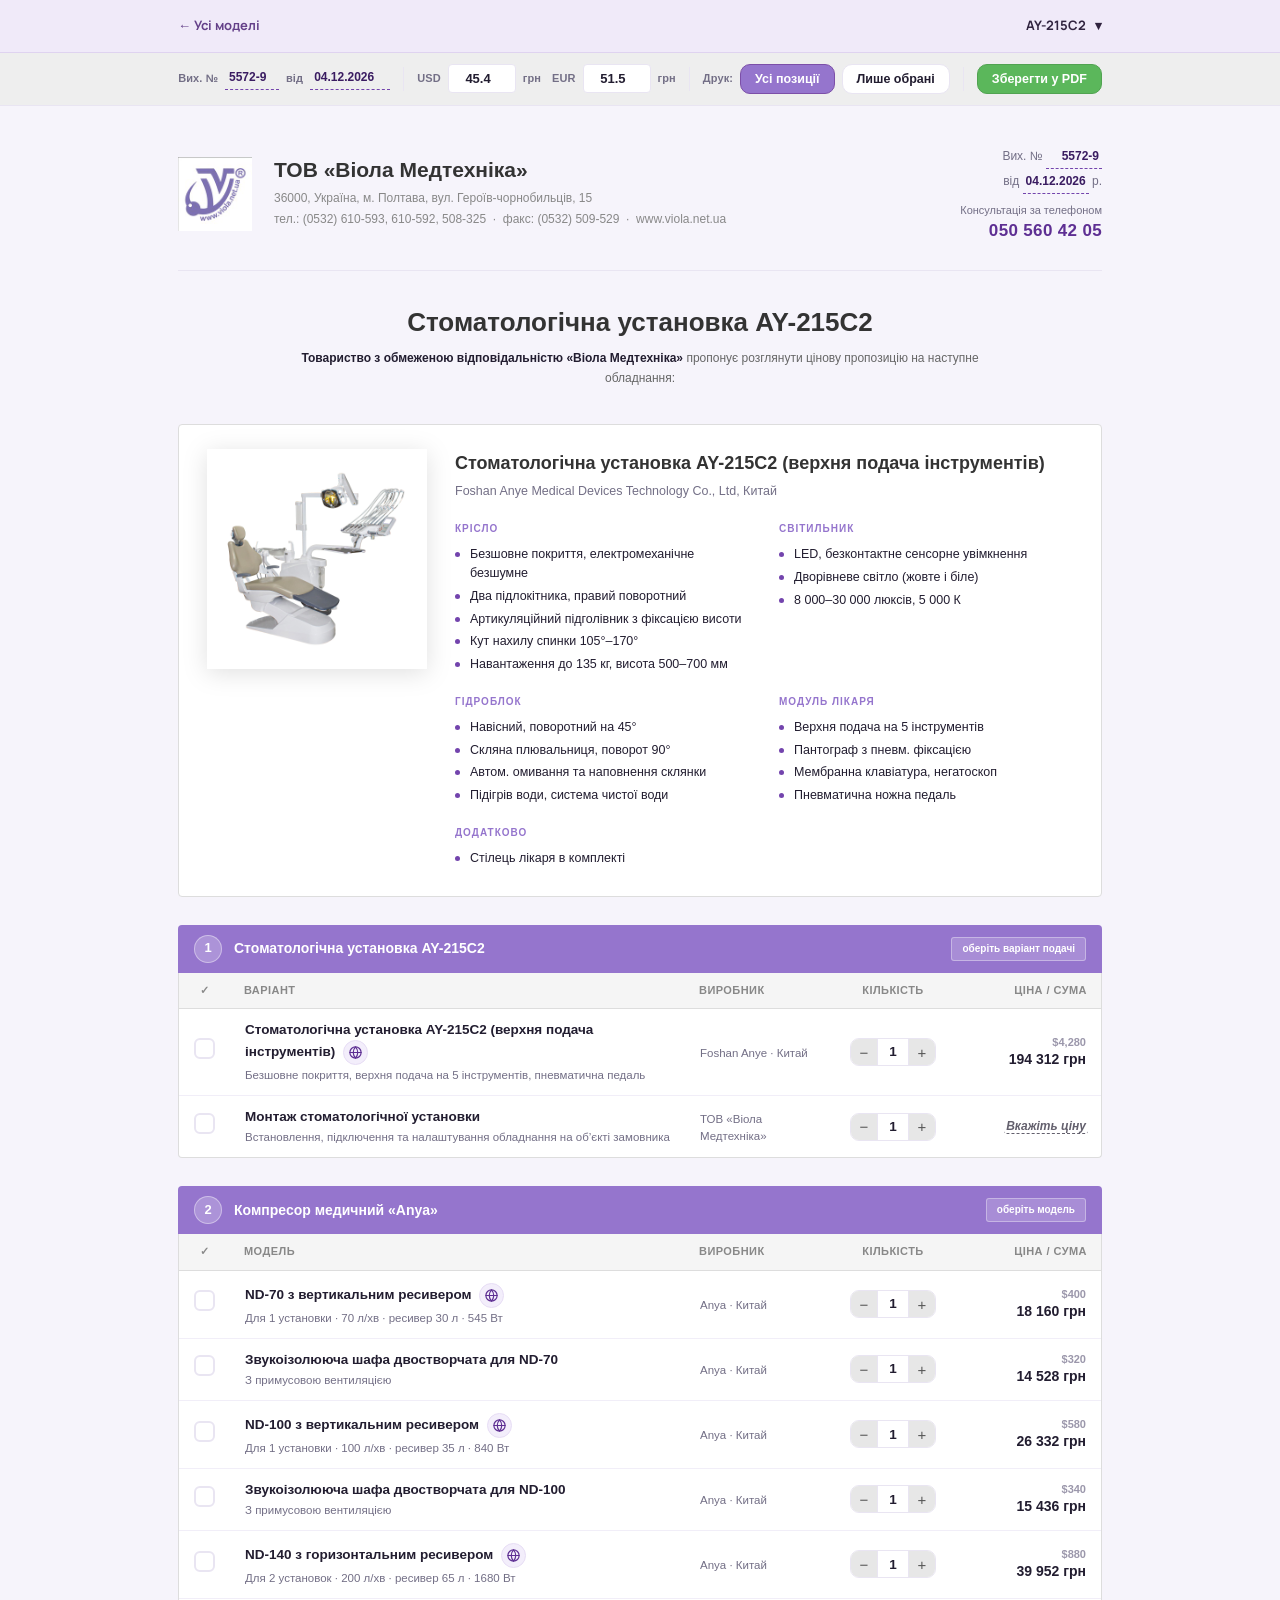
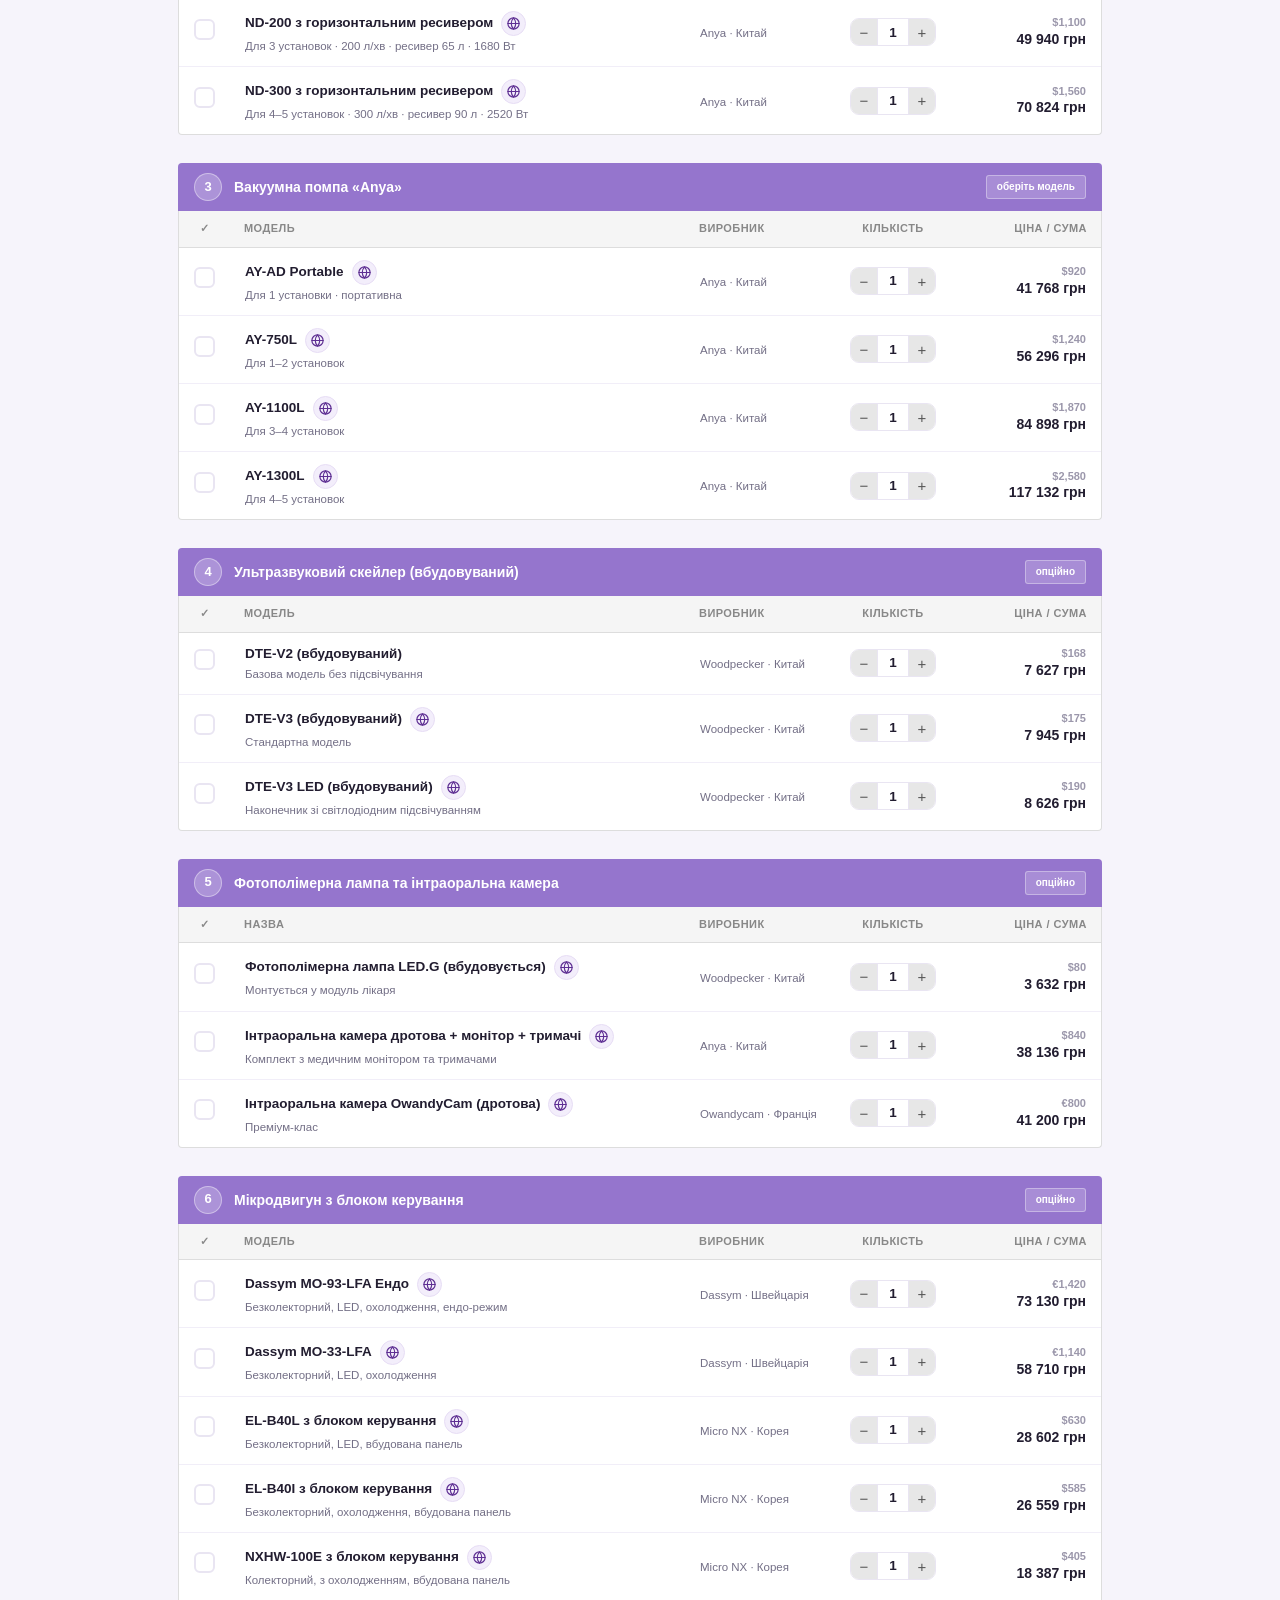
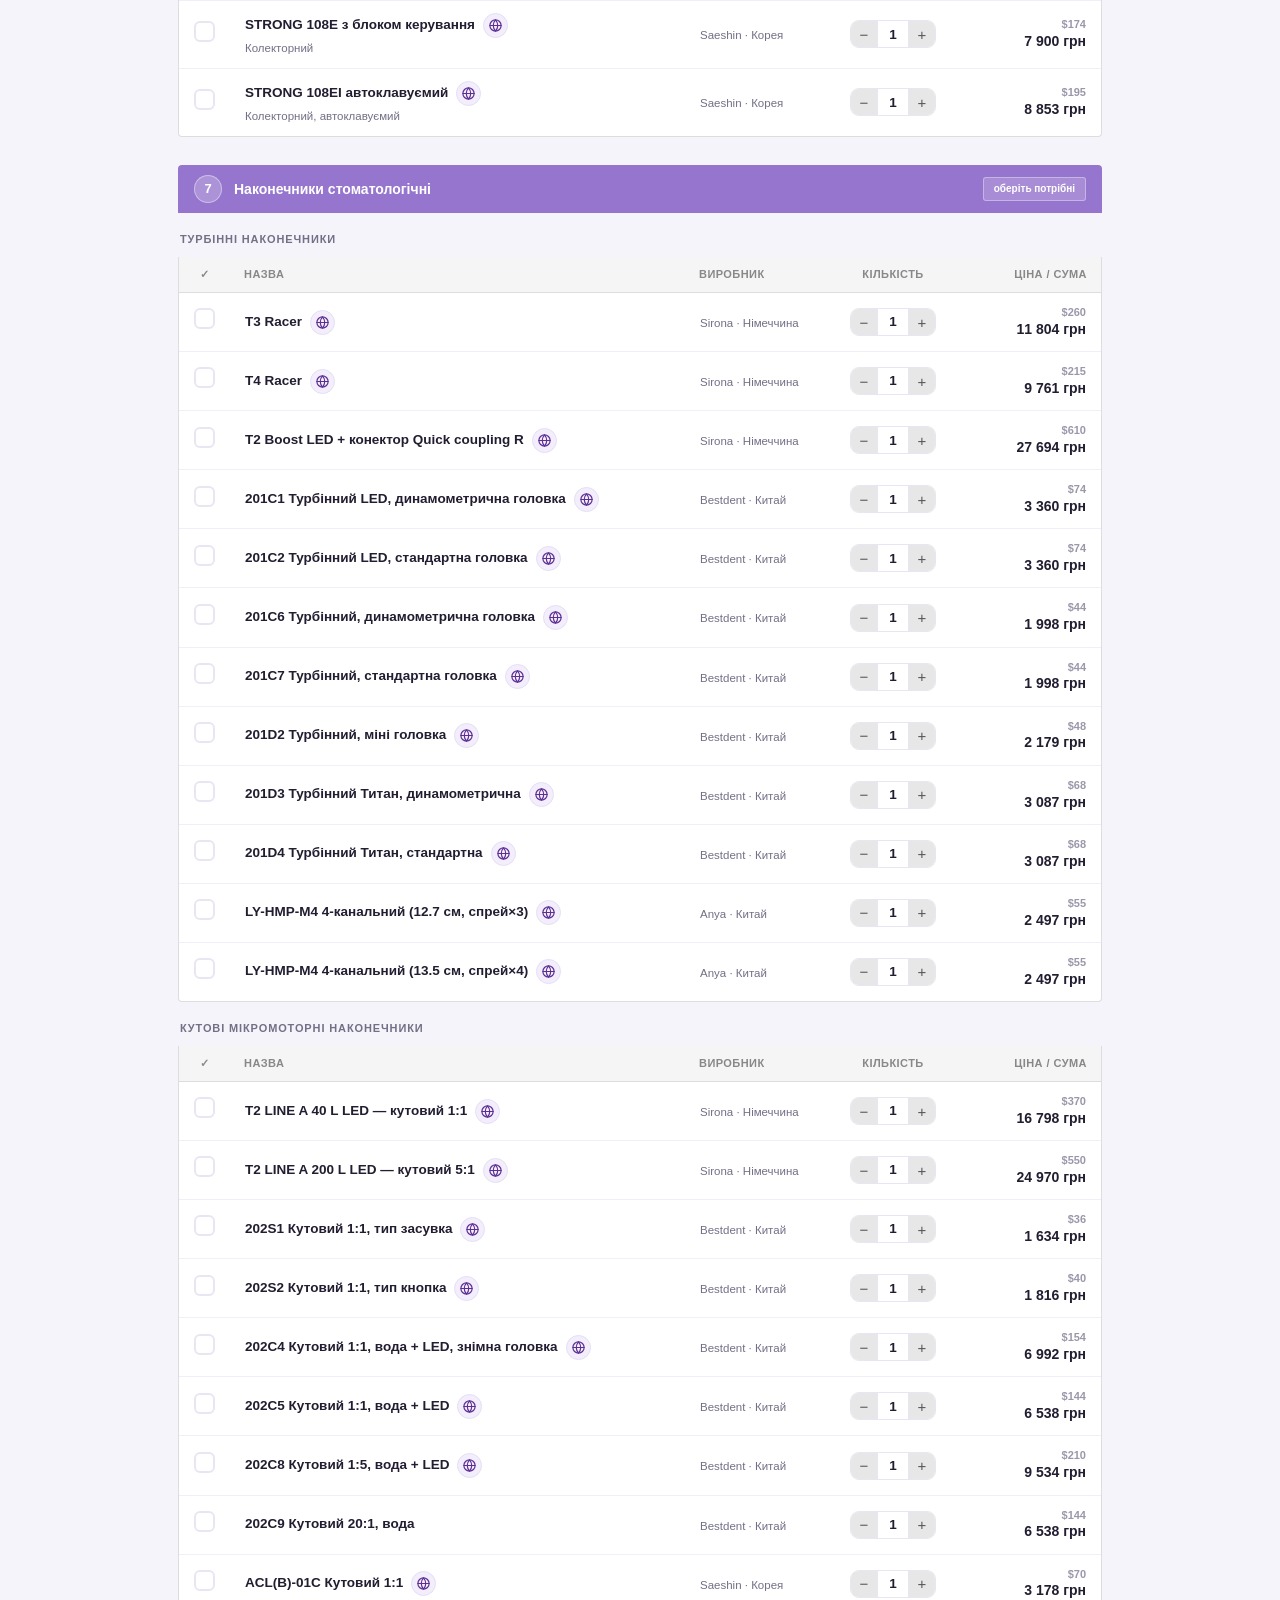
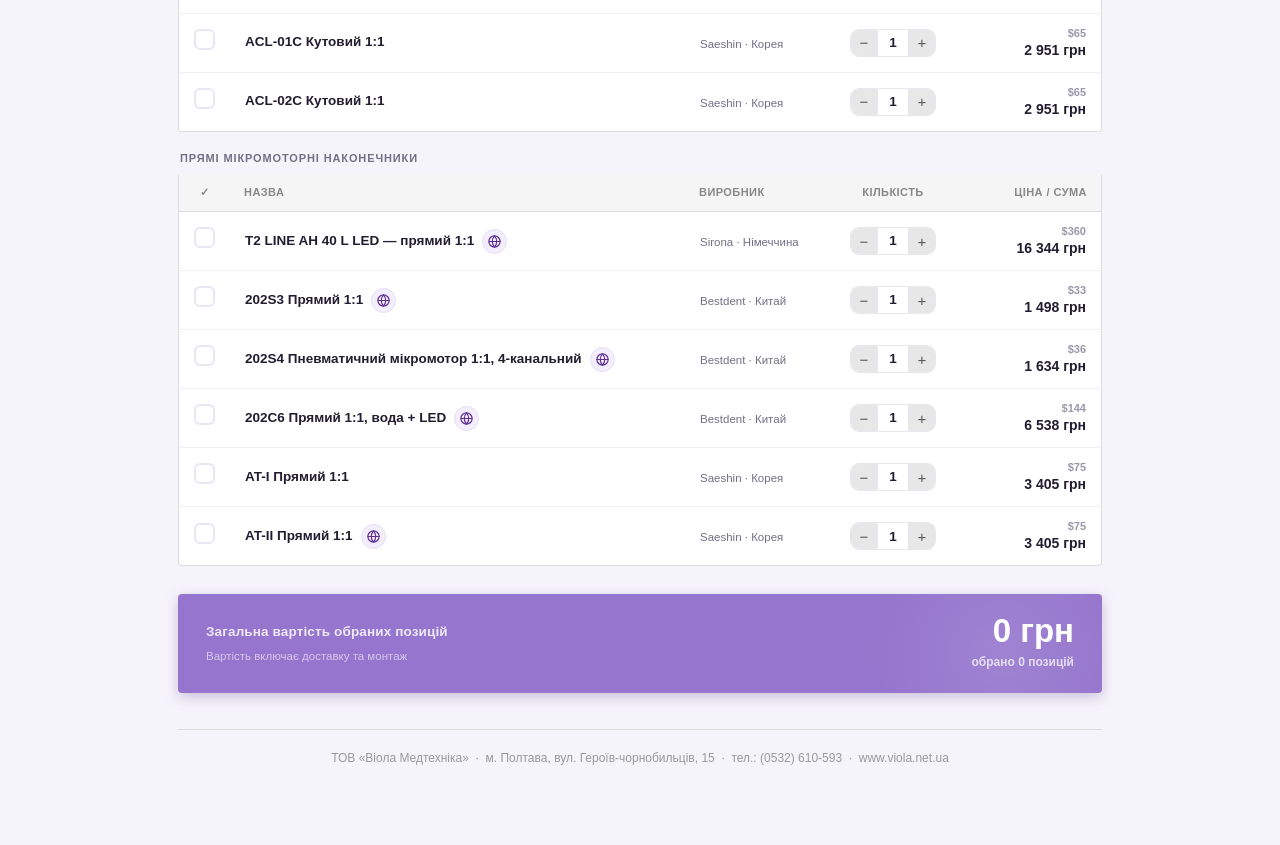
<file: ay-215c2/index.html>
<!DOCTYPE html>
<html lang="uk"><head>
<meta charset="UTF-8">
<style id="print-no-hf">@page{margin:0}@media print{html,body{margin:0!important}.page{padding:12mm 13mm!important;-webkit-box-decoration-break:clone;box-decoration-break:clone}.print-note,.print-signature{margin-left:13mm!important;margin-right:13mm!important}}</style>
<meta name="viewport" content="width=device-width, initial-scale=1.0">
<title>Конфігуратор AY-215C2 — Віола Медтехніка</title>


<style>/* cyrillic-ext */

/* cyrillic */

/* greek */

/* vietnamese */

/* latin-ext */

/* latin */

/* cyrillic-ext */

/* cyrillic */

/* greek */

/* vietnamese */

/* latin-ext */

/* latin */

/* cyrillic-ext */

/* cyrillic */

/* greek */

/* vietnamese */

/* latin-ext */

/* latin */

/* cyrillic-ext */

/* cyrillic */

/* greek */

/* vietnamese */

/* latin-ext */

/* latin */

/* cyrillic-ext */

/* cyrillic */

/* greek */

/* vietnamese */

/* latin-ext */

/* latin */

/* cyrillic-ext */

/* cyrillic */

/* vietnamese */

/* latin-ext */

/* latin */

/* cyrillic-ext */

/* cyrillic */

/* vietnamese */

/* latin-ext */

/* latin */

/* cyrillic-ext */

/* cyrillic */

/* vietnamese */

/* latin-ext */

/* latin */

/* cyrillic-ext */

/* cyrillic */

/* vietnamese */

/* latin-ext */

/* latin */

</style>
<style>
:root{
  --brand:#5e2f93;
  --brand-deep:#3a1c61;
  --brand-mid:#7344ad;
  --brand-soft:#f3eefb;
  --brand-tint:#faf7fe;
  --brand-line:#e7ddf5;
  --accent:#1f7a52;
  --accent-deep:#155f3f;
  --accent-soft:#eaf6ef;
  --ink:#221d30;
  --muted:#736f86;
  --faint:#9b97ab;
  --paper:#f6f4fb;
  --surface:#ffffff;
  --border:#e9e5f2;
  --border-soft:#f1eef8;
  --shadow-sm:0 1px 2px rgba(40,22,70,.05),0 1px 3px rgba(40,22,70,.05);
  --shadow-md:0 6px 22px rgba(58,28,97,.08),0 1px 4px rgba(58,28,97,.05);
  --shadow-lg:0 22px 60px rgba(58,28,97,.18);
  --radius:15px;
  --radius-sm:10px;
}
*,*::before,*::after{box-sizing:border-box;margin:0;padding:0}
html{-webkit-text-size-adjust:100%}
body{font-family:'Open Sans',Arial,sans-serif;background:var(--paper);color:var(--ink);font-size:13px;line-height:1.6;-webkit-font-smoothing:antialiased;text-rendering:optimizeLegibility}
.page{max-width:980px;margin:0 auto;padding:0 28px 76px}

/* TOOLBAR */
.toolbar{
  position:sticky;top:0;z-index:100;
  background:#EEEEEE;
  
  border-bottom:1px solid var(--border);
  padding:11px 20px;
  display:flex;align-items:center;justify-content:center;gap:9px;flex-wrap:wrap;
  margin:0 -28px 0;
}
.tb-group{display:flex;align-items:center;gap:7px}
.tb-sep{width:1px;height:24px;background:var(--border);margin:0 4px}
.tb-lbl{font-size:11px;font-weight:600;color:var(--muted);white-space:nowrap;letter-spacing:.01em}
.tb-inp{width:68px;padding:6px 9px;border:1px solid var(--border);border-radius:4px;font-size:13px;font-weight:600;font-family:'Open Sans',Arial,sans-serif;text-align:right;background:var(--surface);color:var(--ink);transition:border-color .15s,box-shadow .15s}
.tb-inp:focus{outline:none;border-color:var(--brand);box-shadow:0 0 0 3px var(--brand-soft)}
.tb-btn{display:inline-flex;align-items:center;gap:6px;padding:7px 14px;border-radius:10px;border:1px solid var(--border);font-size:12.5px;font-weight:600;font-family:'Open Sans',Arial,sans-serif;cursor:pointer;transition:all .15s;background:var(--surface);color:var(--ink);white-space:nowrap}
.tb-btn:hover{background:#f0eaf9;border-color:#ab8ed8;color:#7c4fa8}
.tb-btn.active{color:#fff;background:#9575CD;border-color:#7c4fa8}
.tb-btn.active:hover{background:#7c4fa8;color:#fff}
.tb-btn.green{color:#fff;background:#5bb75b;border-color:#51a351}
.tb-btn.green:hover{background:#51a351}
.tb-btn svg{width:14px;height:14px;stroke:currentColor;fill:none;stroke-width:2;stroke-linecap:round;stroke-linejoin:round}
.tb-editable{display:inline-block;min-width:54px;border-bottom:1px dashed var(--brand-mid);padding:1px 4px;font-size:12px;font-weight:700;color:var(--brand-deep);cursor:text;outline:none;transition:all .15s}
.tb-editable:focus{border-bottom-style:solid;background:var(--brand-soft);border-radius:4px}

/* MODAL */
.modal-overlay{display:none;position:fixed;inset:0;background:rgba(34,18,58,.5);z-index:999;align-items:center;justify-content:center;padding:20px}
.modal-overlay.open{display:flex}
.modal{background:var(--surface);border-radius:6px;padding:34px 36px;max-width:470px;width:100%;box-shadow:var(--shadow-lg);position:relative;animation:modalIn .26s cubic-bezier(.2,.8,.25,1)}
@keyframes modalIn{from{opacity:0;transform:translateY(14px) scale(.985)}to{opacity:1;transform:none}}
.modal-title{font-family:'Open Sans',Arial,sans-serif;font-size:18px;font-weight:700;color:#333;margin-bottom:22px;display:flex;align-items:center;gap:11px}
.modal-step{display:flex;align-items:flex-start;gap:14px;margin-bottom:16px}
.modal-step-num{width:29px;height:29px;background:linear-gradient(135deg,var(--brand-mid),var(--brand));color:#fff;border-radius:9px;font-size:13px;font-weight:700;display:flex;align-items:center;justify-content:center;flex-shrink:0}
.modal-step-text{font-size:13.5px;color:var(--ink);line-height:1.6}
.modal-step-text strong{color:var(--brand-deep);font-weight:700}
.modal-highlight{background:var(--brand-tint);border:1px solid var(--border);border-radius:10px;padding:9px 13px;font-size:12.5px;color:var(--ink);margin-top:7px;font-style:normal}
.modal-actions{display:flex;gap:10px;margin-top:26px;justify-content:flex-end}
.modal-btn{padding:10px 22px;border-radius:4px;border:none;font-size:13.5px;font-weight:600;font-family:'Open Sans',Arial,sans-serif;cursor:pointer;transition:all .15s}
.modal-btn.primary{color:#fff;background:#9575CD;border:1px solid #7c4fa8}
.modal-btn.primary:hover{background:#7c4fa8}
.modal-btn.secondary{color:#666;background:#e7e7e7;border:1px solid #ccc}
.modal-btn.secondary:hover{background:#d5d5d5}
.modal-close{position:absolute;top:16px;right:18px;font-size:17px;cursor:pointer;color:var(--faint);line-height:1;border:none;background:none;width:30px;height:30px;border-radius:8px;transition:all .15s}
.modal-close:hover{color:var(--ink);background:var(--brand-soft)}

/* HEADER */
.kp-header{display:flex;align-items:center;gap:22px;border-bottom:1px solid var(--border);margin:38px 0 28px;padding-bottom:26px}
.logo-img{width:74px;height:74px;object-fit:contain;flex-shrink:0}
.company-name{font-family:'Open Sans',Arial,sans-serif;font-size:21px;font-weight:700;color:#333;line-height:1.2;text-decoration:none}
.company-info{font-size:12px;color:#888;margin-top:6px;line-height:1.75}
.header-right{margin-left:auto;text-align:right}
.doc-num-row{font-size:12px;color:var(--muted);line-height:2}
.doc-editable{display:inline-block;min-width:56px;border-bottom:1px dashed var(--brand-mid);padding:0 3px;color:var(--brand-deep);font-size:12px;font-weight:700;cursor:text;outline:none;transition:all .15s}
.doc-editable:focus{border-bottom-style:solid;background:var(--brand-soft);border-radius:4px}

/* INTRO */
.intro-block{text-align:center;padding:8px 0 36px;max-width:700px;margin:0 auto}
.intro-title{font-family:'Open Sans',Arial,sans-serif;font-size:26px;font-weight:700;margin-bottom:10px;color:#333;line-height:1.2}
.intro-text{font-size:12px;color:#666;line-height:1.7}
.intro-text strong{color:var(--ink);font-weight:700}

/* CHAIR HERO */
.chair-hero{display:flex;align-items:flex-start;gap:28px;background:#fff;border:1px solid #ddd;border-radius:4px;padding:24px 28px;margin-bottom:28px;overflow:hidden}

.chair-img{width:220px;height:220px;object-fit:contain;flex-shrink:0;filter:drop-shadow(0 4px 12px rgba(0,0,0,.12))}
.chair-img:hover{transform:none}
.chair-info{flex:1;position:relative}
.chair-info-title{font-family:'Open Sans',Arial,sans-serif;font-size:18px;font-weight:700;color:#333;margin-bottom:3px}
.chair-info-maker{font-size:12.5px;color:var(--muted);margin-bottom:20px}
.chair-specs-grid{display:grid;grid-template-columns:1fr 1fr;gap:16px 30px}
.spec-group{margin-bottom:2px}
.spec-group-title{font-size:10px;font-weight:800;text-transform:uppercase;letter-spacing:.1em;color:#9575CD;margin-bottom:6px}
.spec-list{list-style:none;font-size:12.5px;color:var(--ink);line-height:1.5}
.spec-list li{padding:2px 0 2px 15px;position:relative}
.spec-list li::before{content:'';position:absolute;left:0;top:9px;width:5px;height:5px;border-radius:50%;background:var(--brand-mid)}

/* SECTION */
.section{margin-bottom:28px}
.section-header{display:flex;align-items:center;gap:12px;margin-bottom:0;background:#9575CD;border-radius:4px 4px 0 0;padding:10px 16px;color:#fff}
.section-num{width:28px;height:28px;background:rgba(255,255,255,.22);color:#fff;border-radius:50%;font-size:13px;font-weight:700;display:flex;align-items:center;justify-content:center;flex-shrink:0;border:1px solid rgba(255,255,255,.4)}
.section-title{font-family:'Open Sans',Arial,sans-serif;font-size:14px;font-weight:700;color:#fff;flex:1}
.section-badge{font-size:10px;font-weight:600;padding:3px 10px;border-radius:3px;border:1px solid rgba(255,255,255,.35);color:#fff;background:rgba(255,255,255,.18);white-space:nowrap}

/* TABLE */
.options-table-wrap{background:#fff;border:1px solid #ddd;border-top:none;border-radius:0 0 4px 4px;overflow:hidden;margin-bottom:0}
table.otbl{width:100%;border-collapse:collapse;font-size:13.5px}
table.otbl thead tr{background:#f5f5f5;border-bottom:1px solid #ddd}
table.otbl th{padding:9px 14px;text-align:left;color:#888;font-weight:700;font-size:11px;letter-spacing:.04em;text-transform:uppercase}
table.otbl th.th-c{width:48px;text-align:center}
table.otbl th.th-q{width:108px;text-align:center}
table.otbl th.th-p{width:150px;text-align:right}
table.otbl th.th-maker{width:150px}
table.otbl tbody tr{border-bottom:1px solid var(--border-soft);cursor:pointer;transition:background .12s,box-shadow .12s}
table.otbl tbody tr:last-child{border-bottom:none}
table.otbl tbody tr:hover{background:var(--brand-tint)}
table.otbl tbody tr.row-checked{background:var(--accent-soft);box-shadow:inset 3px 0 0 var(--accent)}
table.otbl tbody tr.row-checked:hover{background:#e2f1e9}
table.otbl td{padding:12px 15px;vertical-align:middle}
table.otbl td.td-c{text-align:center}
table.otbl td.td-q{text-align:center}
table.otbl td.td-p{text-align:right;white-space:nowrap;line-height:1.35}
.opt-name{font-weight:700;color:var(--ink);font-size:13.5px;line-height:1.4}
.opt-sub{font-size:11.5px;color:var(--muted);margin-top:2px;font-weight:500;line-height:1.4}

/* CHECKBOX */
.cb{width:21px;height:21px;border:2px solid var(--border);border-radius:6px;display:inline-flex;align-items:center;justify-content:center;flex-shrink:0;background:var(--surface);transition:all .15s}
table.otbl tbody tr:hover .cb{border-color:var(--brand-mid)}
.cb.on{background:var(--accent);border-color:var(--accent)}
.cb-tick{display:none;color:#fff;font-size:13px;font-weight:800;line-height:1}
.cb.on .cb-tick{display:block}

/* QTY */
.qty-wrap{display:inline-flex;align-items:stretch;border:1px solid var(--border);border-radius:9px;overflow:hidden;background:var(--surface)}
.qty-btn{width:26px;height:26px;border:none;background:#e7e7e7;color:#555;font-size:15px;cursor:pointer;display:inline-flex;align-items:center;justify-content:center;user-select:none;padding:0;line-height:1}
.qty-btn:hover{background:#ddd;color:#333}
.qty-val{min-width:32px;text-align:center;font-weight:700;font-size:13.5px;border-left:1px solid var(--border);border-right:1px solid var(--border);display:flex;align-items:center;justify-content:center}

/* PRICE */
.p-orig{font-size:11px;color:var(--faint);font-weight:600}
.p-uah{font-size:14px;font-weight:800;color:var(--ink)}.p-uah{cursor:pointer;border-bottom:1px dashed transparent;border-radius:3px;padding:0 2px;margin:0 -2px;transition:all .15s}.p-uah:hover{border-bottom-color:currentColor;opacity:.85}.p-placeholder{font-size:12px;font-weight:700;font-style:italic;opacity:.7;border-bottom:1px dashed currentColor}.p-input{width:98px;padding:3px 7px;border:1px solid var(--brand-mid,#d4738f);border-radius:5px;font-size:13px;font-weight:800;text-align:right;font-family:'Open Sans',Arial,sans-serif;color:#2b1d24;background:#fff}.p-input:focus{outline:none;box-shadow:0 0 0 3px rgba(212,115,143,.25)}@media print{.p-input{border:none!important;box-shadow:none!important;background:transparent!important}}
.p-total{font-size:12px;font-weight:700;color:var(--accent-deep);margin-top:1px}
.sub-label{font-size:11px;font-weight:800;text-transform:uppercase;letter-spacing:.08em;color:var(--muted);margin:18px 0 8px 2px}

/* TOTAL */
.total-bar{background:#9575CD;border-radius:4px;padding:20px 28px;display:flex;align-items:center;justify-content:space-between;margin-top:28px;flex-wrap:wrap;gap:16px;box-shadow:0 4px 14px rgba(80,40,130,.25);position:relative;overflow:hidden}
.total-bar::before{content:'';position:absolute;top:-80px;right:-40px;width:280px;height:280px;border-radius:50%;background:radial-gradient(circle,rgba(255,255,255,.1),transparent 68%);pointer-events:none}
.total-label{color:rgba(255,255,255,.84);font-size:13.5px;font-weight:600;letter-spacing:.01em}
.total-note{color:rgba(255,255,255,.6);font-size:11.5px;margin-top:4px}
.total-right{text-align:right;position:relative}
.total-sum{font-family:'Open Sans',Arial,sans-serif;font-size:33px;font-weight:700;color:#fff;line-height:1}
.total-cnt{color:rgba(255,255,255,.74);font-size:12px;margin-top:6px;font-weight:600}
.kp-footer{margin-top:36px;padding-top:18px;border-top:1px solid #ddd;font-size:12px;color:#999;text-align:center;line-height:1.8}

/* SITE LINK ICON */
.opt-link{
  display:inline-flex;align-items:center;justify-content:center;
  width:25px;height:25px;margin-left:8px;border-radius:50%;
  background:var(--brand-soft);border:1px solid var(--brand-line);
  color:var(--brand);text-decoration:none;
  vertical-align:middle;flex-shrink:0;
  transition:all .15s;cursor:pointer;
}
.opt-link:hover{background:var(--brand);color:#fff;border-color:var(--brand);transform:translateY(-1px);box-shadow:0 2px 8px rgba(94,47,147,.28)}
.opt-link svg{width:15px;height:15px;stroke:currentColor;fill:none;stroke-width:1.9;stroke-linecap:round;stroke-linejoin:round}
@media print{.opt-link{display:none!important}}

/* RESPONSIVE */
@media (max-width:760px){
  .page{padding:0 16px 56px}
  .toolbar{gap:7px;padding:10px 14px}
  .kp-header{flex-wrap:wrap;gap:16px;margin-top:24px}
  .header-right{margin-left:0;text-align:left;width:100%}
  .intro-title{font-family:'Open Sans',Arial,sans-serif;font-size:26px;font-weight:700;margin-bottom:10px;color:#333;line-height:1.2}
  .chair-hero{display:flex;align-items:flex-start;gap:28px;background:#fff;border:1px solid #ddd;border-radius:4px;padding:24px 28px;margin-bottom:28px;overflow:hidden}
  .chair-img{width:220px;height:220px;object-fit:contain;flex-shrink:0;filter:drop-shadow(0 4px 12px rgba(0,0,0,.12))}
  .chair-specs-grid{grid-template-columns:1fr;gap:14px}
  .options-table-wrap{background:#fff;border:1px solid #ddd;border-top:none;border-radius:0 0 4px 4px;overflow:hidden;margin-bottom:0}
  table.otbl{min-width:560px}
  .total-sum{font-family:'Open Sans',Arial,sans-serif;font-size:33px;font-weight:700;color:#fff;line-height:1}
}

/* PRINT MODES */
body.print-selected .orow:not(.row-checked){display:none!important}
body.print-selected .section:not(:has(.row-checked)){display:none!important}
body.print-selected .options-table-wrap:not(:has(.row-checked)){display:none!important}
body.print-selected .sub-label{display:none}
body.print-selected .section:has(.row-checked) .sub-label{display:block}

@media print{
  .toolbar,.modal-overlay,.qty-btn,.opt-link{display:none!important}
  *{-webkit-print-color-adjust:exact!important;print-color-adjust:exact!important;color-adjust:exact!important}
  html,body{font-size:15px;background:#fff}
  .page{padding:0;max-width:100%}
  .section{margin-bottom:14px}
  .section-header{background:#f0f0f0!important;color:#000!important;border:1px solid #bbb!important;border-bottom:none!important;border-radius:0!important;break-after:avoid;page-break-after:avoid;margin-bottom:0!important}
  .options-table-wrap{break-before:avoid;page-break-before:avoid;border:1px solid #bbb!important;border-top:none!important;border-radius:0!important;overflow:visible;box-shadow:none!important}
  .section-num{background:#ddd!important;color:#333!important}
  .section-title{color:#000!important;font-size:14px!important}
  .section-badge{display:none!important}
  table.otbl{break-inside:auto;border-collapse:collapse!important;width:100%}
  table.otbl thead{display:table-header-group}
  table.otbl th{border:1px solid #aaa!important;padding:5px 8px!important;background:#f0f0f0!important;font-size:12px!important;text-align:left!important}
  table.otbl th.th-c{width:36px;text-align:center!important}
  table.otbl th.th-q{width:70px;text-align:center!important}
  table.otbl th.th-p{width:130px;text-align:right!important}
  table.otbl th.th-maker{width:120px}
  table.otbl td{border:1px solid #bbb!important;padding:7px 10px!important;vertical-align:middle!important;font-size:15px!important}
  table.otbl td.td-q{text-align:center!important}
  table.otbl td.td-p{text-align:right!important}
  table.otbl tbody tr{break-inside:avoid}
  table.otbl tbody tr.row-checked{background:#f2f9f5!important;box-shadow:none!important}
  table.otbl{counter-reset:print-row}
  table.otbl tbody tr{counter-increment:print-row}
  table.otbl td.td-c{text-align:center!important;font-weight:700;font-size:13px;color:#333}
  table.otbl td.td-c::before{content:counter(print-row)}
  table.otbl td.td-c .cb{display:none!important}
  .qty-wrap{border:none!important;background:transparent!important}
  .qty-val{border:none!important;background:transparent!important;font-weight:700}
  .total-bar{background:#f5f5f5!important;border:2px solid #999!important;border-radius:0!important;box-shadow:none!important;break-inside:avoid;padding:12px 20px!important;margin-top:16px!important}
  .total-bar::before{display:none!important}
  .total-label{color:#000!important;font-weight:700}
  .total-note{color:#555!important}
  .total-cnt{color:#555!important}
  .total-sum{color:#000!important;font-size:24px!important}
  .chair-hero{background:#fff!important;border:1px solid #ccc!important;box-shadow:none!important;break-inside:avoid;flex-direction:row;gap:20px;padding:14px 18px;margin-bottom:16px}
  .chair-img{width:150px;height:150px;filter:none;max-width:150px;flex-shrink:0}
  .chair-info{flex:1}
  .chair-info-title{font-size:17px}
  .chair-specs-grid{grid-template-columns:1fr 1fr;gap:6px 18px}
  .spec-list{font-size:12px}
  .print-signature{display:flex!important;margin-top:24px;padding-top:18px;border-top:1px solid #bbb;break-inside:avoid}
  .print-note{display:block!important}
  .kp-header{flex-wrap:nowrap!important;flex-direction:row!important;align-items:center!important}
  .header-right{margin-left:auto!important;text-align:right!important;width:auto!important}
  .company-info{font-size:12px!important}
  .company-name{font-size:19px!important}
  .hdr-phone-num{color:#000!important;font-size:17px!important}
  .hdr-phone{color:#444!important}
  .kp-footer{display:none!important}
  .kp-header,.intro-block{break-inside:avoid}
  .intro-block{padding-bottom:16px}
  .sub-label{break-after:avoid;margin-top:12px}
}

/* ── ПIДПИС / ПЕЧАТКА ── */
.print-signature{
  display:none;
  align-items:flex-start;
  margin-top:32px;
  padding-top:22px;
  border-top:2px solid var(--border);
}
.sig-col{flex:1}
.sig-label{font-size:11px;font-weight:700;text-transform:uppercase;letter-spacing:.06em;color:var(--muted);margin-bottom:8px}
.sig-company{font-size:13px;font-weight:600;color:var(--ink);margin-bottom:10px}
.sig-line-wrap{margin-top:44px}
.sig-line{font-size:11.5px;color:var(--ink);border-bottom:1px solid #aaa;padding-bottom:2px;margin-bottom:4px;width:340px}
.sig-hint{font-size:9.5px;color:var(--faint);display:flex;justify-content:space-between;width:340px}

/* ── ПРИМIТКА ПРИ ДРУКУ ── */
.print-note{
  display:none;
  margin-top:18px;
  padding:12px 16px;
  border-left:3px solid #bbb;
  font-size:10.5px;
  color:#555;
  line-height:1.65;
  background:#fafafa;
}

/* ── ТЕЛЕФОН В ШАПЦI ── */
.hdr-phone{font-size:11px;color:var(--muted);margin-top:8px;line-height:1.5;text-align:right}
.hdr-phone-num{font-size:17px;font-weight:700;color:var(--brand);letter-spacing:.02em;white-space:nowrap}
</style>
<link rel="stylesheet" href="../assets/fonts.css">
<link rel="stylesheet" href="../assets/model-nav.css">
</head>
<body>
<nav class="viola-model-nav" aria-label="Навігація конфігураторів"><a href="../catalog/">← Усі моделі</a><details><summary>AY-215C2 &nbsp; ▾</summary><ul><li><a href="../">AY-A1000</a></li><li><a href="../ay-215b3/">AY-215B3</a></li><li><a href="../ay-215c1/">AY-215C1</a></li><li><a aria-current="page" href="../ay-215c2/">AY-215C2</a></li><li><a href="../ay-a3600/">AY-A3600</a></li><li><a href="../ay-a6800/">AY-A6800</a></li><li><a href="../ss-kiss-m1/">SS KISS M1</a></li><li><a href="../ss-kiss-m4/">SS KISS M4</a></li></ul></details></nav>



<!-- PDF INSTRUCTION MODAL -->
<div class="modal-overlay" id="pdfModal">
  <div class="modal">
    <button class="modal-close" onclick="closeModal()">✕</button>
    <div class="modal-title">Як зберегти КП у PDF</div>
    <div class="modal-step">
      <div class="modal-step-num">1</div>
      <div class="modal-step-text">Натисніть <strong>«Продовжити»</strong> — відкриється вікно друку браузера</div>
    </div>
    <div class="modal-step">
      <div class="modal-step-num">2</div>
      <div class="modal-step-text">
        Знайдіть поле <strong>«Принтер»</strong> (або <strong>«Destination»</strong>) — там буде вказана назва вашого принтера.<br>
        <div class="modal-highlight">💡 Натисніть на назву принтера і оберіть <strong>«Зберегти як PDF»</strong> (або <strong>«Save as PDF»</strong>)</div>
      </div>
    </div>
    <div class="modal-step">
      <div class="modal-step-num">3</div>
      <div class="modal-step-text">Натисніть <strong>«Зберегти»</strong> і оберіть папку для збереження файлу</div>
    </div>
    <div class="modal-step">
      <div class="modal-step-num">4</div>
      <div class="modal-step-text">
        Рекомендовані налаштування:<br>
        <div class="modal-highlight">Орієнтація: <strong>Книжна</strong> &nbsp;·&nbsp; Поля: <strong>Мінімальні</strong> &nbsp;·&nbsp; Масштаб: <strong>100%</strong></div>
      </div>
    </div>
    <div class="modal-actions">
      <button class="modal-btn secondary" onclick="closeModal()">Скасувати</button>
      <button class="modal-btn primary" onclick="closeModal(); window.print()">Продовжити →</button>
    </div>
  </div>
</div>

<!-- STICKY TOOLBAR -->
<div class="toolbar">
  <div class="tb-group">
    <span class="tb-lbl">Вих. №</span>
    <span class="tb-editable" id="tb-docnum" contenteditable="true" spellcheck="false"></span>
    <span class="tb-lbl">від</span>
    <span class="tb-editable" id="tb-docdate" contenteditable="true" spellcheck="false" style="min-width:80px"></span>
  </div>
  <div class="tb-sep"></div>
  <div class="tb-group">
    <span class="tb-lbl">USD</span>
    <input type="number" class="tb-inp" id="usd" value="45.4" min="1" step="0.1">
    <span class="tb-lbl">грн</span>
    <span class="tb-lbl" style="margin-left:4px">EUR</span>
    <input type="number" class="tb-inp" id="eur" value="51.5" min="1" step="0.1">
    <span class="tb-lbl">грн</span>
  </div>
  <div class="tb-sep"></div>
  <div class="tb-group">
    <span class="tb-lbl">Друк:</span>
    <button class="tb-btn active" id="mode-all" onclick="setMode('all')">Усі позиції</button>
    <button class="tb-btn" id="mode-sel" onclick="setMode('selected')">Лише обрані</button>
  </div>
  <div class="tb-sep"></div>
  <div class="tb-group">
    <button class="tb-btn green" onclick="openModal()">Зберегти у PDF</button>
  </div>
</div>

<div class="page">

  <!-- HEADER -->
  <header class="kp-header">
    <img class="logo-img" src="../assets/2054f9255b46bcc3e752.jpg" alt="Логотип Віола Медтехніка">
    <div>
      <div class="company-name">ТОВ «Віола Медтехніка»</div>
      <div class="company-info">
        36000, Україна, м. Полтава, вул. Героїв-чорнобильців, 15<br>
        тел.: (0532) 610-593, 610-592, 508-325 &nbsp;·&nbsp; факс: (0532) 509-529 &nbsp;·&nbsp; www.viola.net.ua
      </div>
    </div>
    <div class="header-right">
      <div class="doc-num-row">Вих. № <span class="doc-editable" id="hdr-docnum" contenteditable="true" spellcheck="false"></span></div>
      <div class="doc-num-row">від <span class="doc-editable" id="hdr-docdate" contenteditable="true" spellcheck="false"></span> р.</div>
      <div class="hdr-phone">Консультацiя за телефоном<br><span class="hdr-phone-num">050 560 42 05</span></div>
    </div>
  </header>

  <!-- INTRO -->
  <div class="intro-block">
    <div class="intro-title">Стоматологічна установка AY-215C2</div>
    <div class="intro-text">
      <strong>Товариство з обмеженою відповідальністю «Віола Медтехніка»</strong> пропонує розглянути цінову пропозицію на наступне обладнання:
    </div>
  </div>

  <!-- CHAIR HERO -->
  <div class="chair-hero">
    <img class="chair-img" src="../assets/c872f03c4f41fc62cfa1.jpg" alt="Стоматологічна установка AY-215C2 (верхня подача інструментів)">
    <div class="chair-info" style="flex:1">
      <div class="chair-info-title">Стоматологічна установка AY-215C2 (верхня подача інструментів)</div>
      <div class="chair-info-maker">Foshan Anye Medical Devices Technology Co., Ltd, Китай</div>
      <div class="chair-specs-grid">
        <div class="spec-group">
          <div class="spec-group-title">Крісло</div>
          <ul class="spec-list">
            <li>Безшовне покриття, електромеханічне безшумне</li>
            <li>Два підлокітника, правий поворотний</li>
            <li>Артикуляційний підголівник з фіксацією висоти</li>
            <li>Кут нахилу спинки 105°–170°</li>
            <li>Навантаження до 135 кг, висота 500–700 мм</li>
          </ul>
        </div>
        <div class="spec-group">
          <div class="spec-group-title">Світильник</div>
          <ul class="spec-list">
            <li>LED, безконтактне сенсорне увімкнення</li>
            <li>Дворівневе світло (жовте і біле)</li>
            <li>8 000–30 000 люксів, 5 000 К</li>
          </ul>
        </div>
        <div class="spec-group">
          <div class="spec-group-title">Гідроблок</div>
          <ul class="spec-list">
            <li>Навісний, поворотний на 45°</li>
            <li>Скляна плювальниця, поворот 90°</li>
            <li>Автом. омивання та наповнення склянки</li>
            <li>Підігрів води, система чистої води</li>
          </ul>
        </div>
        <div class="spec-group">
          <div class="spec-group-title">Модуль лікаря</div>
          <ul class="spec-list">
            <li>Верхня подача на 5 інструментів</li>
            <li>Пантограф з пневм. фіксацією</li>
            <li>Мембранна клавіатура, негатоскоп</li>
            <li>Пневматична ножна педаль</li>
          </ul>
        </div>
        <div class="spec-group">
          <div class="spec-group-title">Додатково</div>
          <ul class="spec-list">
            <li>Стілець лікаря в комплекті</li>
          </ul>
        </div>
      </div>
    </div>
  </div>

  <!-- SECTION 1 -->
  <div class="section">
    <div class="section-header">
      <div class="section-num">1</div>
      <div class="section-title">Стоматологічна установка AY-215C2</div>
      <span class="section-badge">оберіть варіант подачі</span>
    </div>
    <div class="options-table-wrap">
      <table class="otbl">
        <thead><tr><th class="th-c">✓</th><th>Варіант</th><th class="th-maker">Виробник</th><th class="th-q">Кількість</th><th class="th-p">Ціна / Сума</th></tr></thead>
        <tbody>
          <tr class="orow" data-usd="4280" data-url="https://viola.net.ua/ua/obladnanya-uk/stomatologichne-obladnannya/stomatologichni-ustanovki-anye/ay-215c2"><td class="td-c"><div class="cb" onclick="tog(this)"><span class="cb-tick">✓</span></div></td><td><div class="opt-name">Стоматологічна установка AY-215C2 (верхня подача інструментів)</div><div class="opt-sub">Безшовне покриття, верхня подача на 5 інструментів, пневматична педаль</div></td><td><div class="opt-sub">Foshan Anye · Китай</div></td><td class="td-q"><div class="qty-wrap"><button class="qty-btn" onclick="chq(this,-1)">−</button><span class="qty-val">1</span><button class="qty-btn" onclick="chq(this,1)">+</button></div></td><td class="td-p"></td></tr>
        <tr class="orow manual-row" data-manual="1"><td class="td-c"><div class="cb" onclick="tog(this)"><span class="cb-tick">✓</span></div></td><td><div class="opt-name">Монтаж стоматологічної установки</div><div class="opt-sub">Встановлення, підключення та налаштування обладнання на об’єкті замовника</div></td><td><div class="opt-sub">ТОВ «Віола Медтехніка»</div></td><td class="td-q"><div class="qty-wrap"><button class="qty-btn" onclick="chq(this,-1)">−</button><span class="qty-val">1</span><button class="qty-btn" onclick="chq(this,1)">+</button></div></td><td class="td-p"></td></tr></tbody>
      </table>
    </div>
  </div>

  <!-- SECTION 2 -->
  <div class="section">
    <div class="section-header">
      <div class="section-num">2</div>
      <div class="section-title">Компресор медичний «Anya»</div>
      <span class="section-badge">оберіть модель</span>
    </div>
    <div class="options-table-wrap">
      <table class="otbl">
        <thead><tr><th class="th-c">✓</th><th>Модель</th><th class="th-maker">Виробник</th><th class="th-q">Кількість</th><th class="th-p">Ціна / Сума</th></tr></thead>
        <tbody>
          <tr class="orow" data-usd="400" data-url="https://viola.net.ua/ua/obladnanya-uk/stomatologichne-obladnannya/stomatologichni-kompresori/anya/%D0%BA%D0%BE%D0%BC%D0%BF%D1%80%D0%B5%D1%81%D0%BE%D1%80-%D1%81%D1%82%D0%BE%D0%BC%D0%B0%D1%82%D0%BE%D0%BB%D0%BE%D0%B3%D1%96%D1%87%D0%BD%D0%B8%D0%B9-nd-70"><td class="td-c"><div class="cb" onclick="tog(this)"><span class="cb-tick">✓</span></div></td><td><div class="opt-name">ND-70 з вертикальним ресивером</div><div class="opt-sub">Для 1 установки · 70 л/хв · ресивер 30 л · 545 Вт</div></td><td><div class="opt-sub">Anya · Китай</div></td><td class="td-q"><div class="qty-wrap"><button class="qty-btn" onclick="chq(this,-1)">−</button><span class="qty-val">1</span><button class="qty-btn" onclick="chq(this,1)">+</button></div></td><td class="td-p" data-usd="400"></td></tr>
          <tr class="orow" data-usd="320"><td class="td-c"><div class="cb" onclick="tog(this)"><span class="cb-tick">✓</span></div></td><td><div class="opt-name">Звукоізолююча шафа двостворчата для ND-70</div><div class="opt-sub">З примусовою вентиляцією</div></td><td><div class="opt-sub">Anya · Китай</div></td><td class="td-q"><div class="qty-wrap"><button class="qty-btn" onclick="chq(this,-1)">−</button><span class="qty-val">1</span><button class="qty-btn" onclick="chq(this,1)">+</button></div></td><td class="td-p" data-usd="320"></td></tr>
          <tr class="orow" data-usd="580" data-url="https://viola.net.ua/ua/obladnanya-uk/stomatologichne-obladnannya/stomatologichni-kompresori/anya/%D0%BA%D0%BE%D0%BC%D0%BF%D1%80%D0%B5%D1%81%D0%BE%D1%80-%D1%81%D1%82%D0%BE%D0%BC%D0%B0%D1%82%D0%BE%D0%BB%D0%BE%D0%B3%D1%96%D1%87%D0%BD%D0%B8%D0%B9-nd-100"><td class="td-c"><div class="cb" onclick="tog(this)"><span class="cb-tick">✓</span></div></td><td><div class="opt-name">ND-100 з вертикальним ресивером</div><div class="opt-sub">Для 1 установки · 100 л/хв · ресивер 35 л · 840 Вт</div></td><td><div class="opt-sub">Anya · Китай</div></td><td class="td-q"><div class="qty-wrap"><button class="qty-btn" onclick="chq(this,-1)">−</button><span class="qty-val">1</span><button class="qty-btn" onclick="chq(this,1)">+</button></div></td><td class="td-p" data-usd="580"></td></tr>
          <tr class="orow" data-usd="340"><td class="td-c"><div class="cb" onclick="tog(this)"><span class="cb-tick">✓</span></div></td><td><div class="opt-name">Звукоізолююча шафа двостворчата для ND-100</div><div class="opt-sub">З примусовою вентиляцією</div></td><td><div class="opt-sub">Anya · Китай</div></td><td class="td-q"><div class="qty-wrap"><button class="qty-btn" onclick="chq(this,-1)">−</button><span class="qty-val">1</span><button class="qty-btn" onclick="chq(this,1)">+</button></div></td><td class="td-p" data-usd="340"></td></tr>
          <tr class="orow" data-usd="880" data-url="https://viola.net.ua/ua/obladnanya-uk/stomatologichne-obladnannya/stomatologichni-kompresori/anya/%D0%BA%D0%BE%D0%BC%D0%BF%D1%80%D0%B5%D1%81%D0%BE%D1%80-%D1%81%D1%82%D0%BE%D0%BC%D0%B0%D1%82%D0%BE%D0%BB%D0%BE%D0%B3%D1%96%D1%87%D0%BD%D0%B8%D0%B9-nd-140"><td class="td-c"><div class="cb" onclick="tog(this)"><span class="cb-tick">✓</span></div></td><td><div class="opt-name">ND-140 з горизонтальним ресивером</div><div class="opt-sub">Для 2 установок · 200 л/хв · ресивер 65 л · 1680 Вт</div></td><td><div class="opt-sub">Anya · Китай</div></td><td class="td-q"><div class="qty-wrap"><button class="qty-btn" onclick="chq(this,-1)">−</button><span class="qty-val">1</span><button class="qty-btn" onclick="chq(this,1)">+</button></div></td><td class="td-p" data-usd="880"></td></tr>
          <tr class="orow" data-usd="1100" data-url="https://viola.net.ua/ua/obladnanya-uk/stomatologichne-obladnannya/stomatologichni-kompresori/anya/%D0%BA%D0%BE%D0%BC%D0%BF%D1%80%D0%B5%D1%81%D0%BE%D1%80-%D1%81%D1%82%D0%BE%D0%BC%D0%B0%D1%82%D0%BE%D0%BB%D0%BE%D0%B3%D1%96%D1%87%D0%BD%D0%B8%D0%B9-nd-200"><td class="td-c"><div class="cb" onclick="tog(this)"><span class="cb-tick">✓</span></div></td><td><div class="opt-name">ND-200 з горизонтальним ресивером</div><div class="opt-sub">Для 3 установок · 200 л/хв · ресивер 65 л · 1680 Вт</div></td><td><div class="opt-sub">Anya · Китай</div></td><td class="td-q"><div class="qty-wrap"><button class="qty-btn" onclick="chq(this,-1)">−</button><span class="qty-val">1</span><button class="qty-btn" onclick="chq(this,1)">+</button></div></td><td class="td-p" data-usd="1100"></td></tr>
          <tr class="orow" data-usd="1560" data-url="https://viola.net.ua/ua/obladnanya-uk/stomatologichne-obladnannya/stomatologichni-kompresori/anya/%D0%BA%D0%BE%D0%BC%D0%BF%D1%80%D0%B5%D1%81%D0%BE%D1%80-%D1%81%D1%82%D0%BE%D0%BC%D0%B0%D1%82%D0%BE%D0%BB%D0%BE%D0%B3%D1%96%D1%87%D0%BD%D0%B8%D0%B9-nd-300"><td class="td-c"><div class="cb" onclick="tog(this)"><span class="cb-tick">✓</span></div></td><td><div class="opt-name">ND-300 з горизонтальним ресивером</div><div class="opt-sub">Для 4–5 установок · 300 л/хв · ресивер 90 л · 2520 Вт</div></td><td><div class="opt-sub">Anya · Китай</div></td><td class="td-q"><div class="qty-wrap"><button class="qty-btn" onclick="chq(this,-1)">−</button><span class="qty-val">1</span><button class="qty-btn" onclick="chq(this,1)">+</button></div></td><td class="td-p" data-usd="1560"></td></tr>
        </tbody>
      </table>
    </div>
  </div>

  <!-- SECTION 3 -->
  <div class="section">
    <div class="section-header">
      <div class="section-num">3</div>
      <div class="section-title">Вакуумна помпа «Anya»</div>
      <span class="section-badge">оберіть модель</span>
    </div>
    <div class="options-table-wrap">
      <table class="otbl">
        <thead><tr><th class="th-c">✓</th><th>Модель</th><th class="th-maker">Виробник</th><th class="th-q">Кількість</th><th class="th-p">Ціна / Сума</th></tr></thead>
        <tbody>
          <tr class="orow" data-usd="920" data-url="https://viola.net.ua/ua/obladnanya-uk/stomatologichne-obladnannya/stomatologichni-kompresori/vakuumni-pompi-anya/%D0%BF%D0%BE%D1%80%D1%82%D0%B0%D1%82%D0%B8%D0%B2%D0%BD%D0%B8%D0%B9-ay-ad"><td class="td-c"><div class="cb" onclick="tog(this)"><span class="cb-tick">✓</span></div></td><td><div class="opt-name">AY-AD Portable</div><div class="opt-sub">Для 1 установки · портативна</div></td><td><div class="opt-sub">Anya · Китай</div></td><td class="td-q"><div class="qty-wrap"><button class="qty-btn" onclick="chq(this,-1)">−</button><span class="qty-val">1</span><button class="qty-btn" onclick="chq(this,1)">+</button></div></td><td class="td-p" data-usd="920"></td></tr>
          <tr class="orow" data-usd="1240" data-url="https://viola.net.ua/ua/obladnanya-uk/stomatologichne-obladnannya/stomatologichni-kompresori/vakuumni-pompi-anya/%D0%B2%D0%B0%D0%BA%D1%83%D1%83%D0%BC%D0%BD%D0%B0-%D0%BF%D0%BE%D0%BC%D0%BF%D0%B0-ay-ad750l"><td class="td-c"><div class="cb" onclick="tog(this)"><span class="cb-tick">✓</span></div></td><td><div class="opt-name">AY-750L</div><div class="opt-sub">Для 1–2 установок</div></td><td><div class="opt-sub">Anya · Китай</div></td><td class="td-q"><div class="qty-wrap"><button class="qty-btn" onclick="chq(this,-1)">−</button><span class="qty-val">1</span><button class="qty-btn" onclick="chq(this,1)">+</button></div></td><td class="td-p" data-usd="1240"></td></tr>
          <tr class="orow" data-usd="1870" data-url="https://viola.net.ua/ua/obladnanya-uk/stomatologichne-obladnannya/stomatologichni-kompresori/vakuumni-pompi-anya/%D0%B2%D0%B0%D0%BA%D1%83%D1%83%D0%BC%D0%BD%D0%B0-%D0%BF%D0%BE%D0%BC%D0%BF%D0%B0-ay-ad1100l"><td class="td-c"><div class="cb" onclick="tog(this)"><span class="cb-tick">✓</span></div></td><td><div class="opt-name">AY-1100L</div><div class="opt-sub">Для 3–4 установок</div></td><td><div class="opt-sub">Anya · Китай</div></td><td class="td-q"><div class="qty-wrap"><button class="qty-btn" onclick="chq(this,-1)">−</button><span class="qty-val">1</span><button class="qty-btn" onclick="chq(this,1)">+</button></div></td><td class="td-p" data-usd="1870"></td></tr>
          <tr class="orow" data-usd="2580" data-url="https://viola.net.ua/ua/obladnanya-uk/stomatologichne-obladnannya/stomatologichni-kompresori/vakuumni-pompi-anya/%D0%B2%D0%B0%D0%BA%D1%83%D1%83%D0%BC%D0%BD%D0%B0-%D0%BF%D0%BE%D0%BC%D0%BF%D0%B0-ay-ad1300l"><td class="td-c"><div class="cb" onclick="tog(this)"><span class="cb-tick">✓</span></div></td><td><div class="opt-name">AY-1300L</div><div class="opt-sub">Для 4–5 установок</div></td><td><div class="opt-sub">Anya · Китай</div></td><td class="td-q"><div class="qty-wrap"><button class="qty-btn" onclick="chq(this,-1)">−</button><span class="qty-val">1</span><button class="qty-btn" onclick="chq(this,1)">+</button></div></td><td class="td-p" data-usd="2580"></td></tr>
        </tbody>
      </table>
    </div>
  </div>

  <!-- SECTION 4 -->
  <div class="section">
    <div class="section-header">
      <div class="section-num">4</div>
      <div class="section-title">Ультразвуковий скейлер (вбудовуваний)</div>
      <span class="section-badge">опційно</span>
    </div>
    <div class="options-table-wrap">
      <table class="otbl">
        <thead><tr><th class="th-c">✓</th><th>Модель</th><th class="th-maker">Виробник</th><th class="th-q">Кількість</th><th class="th-p">Ціна / Сума</th></tr></thead>
        <tbody>
          <tr class="orow" data-usd="168"><td class="td-c"><div class="cb" onclick="tog(this)"><span class="cb-tick">✓</span></div></td><td><div class="opt-name">DTE-V2 (вбудовуваний)</div><div class="opt-sub">Базова модель без підсвічування</div></td><td><div class="opt-sub">Woodpecker · Китай</div></td><td class="td-q"><div class="qty-wrap"><button class="qty-btn" onclick="chq(this,-1)">−</button><span class="qty-val">1</span><button class="qty-btn" onclick="chq(this,1)">+</button></div></td><td class="td-p" data-usd="168"></td></tr>
          <tr class="orow" data-usd="175" data-url="https://viola.net.ua/ua/obladnanya-uk/stomatologichne-obladnannya/%D1%83%D0%BB%D1%8C%D1%82%D1%80%D0%B0%D0%B7%D0%B2%D1%83%D0%BA%D0%BE%D0%B2%D1%96-%D1%81%D0%BA%D0%B0%D0%BB%D0%B5%D1%80%D0%B8-%D0%BF-%D1%94%D0%B7%D0%BE%D0%B5%D0%BB%D0%B5%D0%BA%D1%82%D1%80%D0%B8%D1%87%D0%BD%D0%BE%D1%97-%D0%B4%D1%96%D1%97/%D0%BF%D1%8C%D1%94%D0%B7%D0%BE%D0%B5%D0%BB%D0%B5%D0%BA%D1%82%D1%80%D0%B8%D1%87%D0%BD%D1%96-uk-ua/%D1%81%D0%BA%D0%B0%D0%BB%D0%B5%D1%80-dte-v3-led"><td class="td-c"><div class="cb" onclick="tog(this)"><span class="cb-tick">✓</span></div></td><td><div class="opt-name">DTE-V3 (вбудовуваний)</div><div class="opt-sub">Стандартна модель</div></td><td><div class="opt-sub">Woodpecker · Китай</div></td><td class="td-q"><div class="qty-wrap"><button class="qty-btn" onclick="chq(this,-1)">−</button><span class="qty-val">1</span><button class="qty-btn" onclick="chq(this,1)">+</button></div></td><td class="td-p" data-usd="175"></td></tr>
          <tr class="orow" data-usd="190" data-url="https://viola.net.ua/ua/obladnanya-uk/stomatologichne-obladnannya/%D1%83%D0%BB%D1%8C%D1%82%D1%80%D0%B0%D0%B7%D0%B2%D1%83%D0%BA%D0%BE%D0%B2%D1%96-%D1%81%D0%BA%D0%B0%D0%BB%D0%B5%D1%80%D0%B8-%D0%BF-%D1%94%D0%B7%D0%BE%D0%B5%D0%BB%D0%B5%D0%BA%D1%82%D1%80%D0%B8%D1%87%D0%BD%D0%BE%D1%97-%D0%B4%D1%96%D1%97/%D0%BF%D1%8C%D1%94%D0%B7%D0%BE%D0%B5%D0%BB%D0%B5%D0%BA%D1%82%D1%80%D0%B8%D1%87%D0%BD%D1%96-uk-ua/%D1%81%D0%BA%D0%B0%D0%BB%D0%B5%D1%80-dte-v3-led"><td class="td-c"><div class="cb" onclick="tog(this)"><span class="cb-tick">✓</span></div></td><td><div class="opt-name">DTE-V3 LED (вбудовуваний)</div><div class="opt-sub">Наконечник зі світлодіодним підсвічуванням</div></td><td><div class="opt-sub">Woodpecker · Китай</div></td><td class="td-q"><div class="qty-wrap"><button class="qty-btn" onclick="chq(this,-1)">−</button><span class="qty-val">1</span><button class="qty-btn" onclick="chq(this,1)">+</button></div></td><td class="td-p" data-usd="190"></td></tr>
        </tbody>
      </table>
    </div>
  </div>

  <!-- SECTION 5 -->
  <div class="section">
    <div class="section-header">
      <div class="section-num">5</div>
      <div class="section-title">Фотополімерна лампа та інтраоральна камера</div>
      <span class="section-badge">опційно</span>
    </div>
    <div class="options-table-wrap">
      <table class="otbl">
        <thead><tr><th class="th-c">✓</th><th>Назва</th><th class="th-maker">Виробник</th><th class="th-q">Кількість</th><th class="th-p">Ціна / Сума</th></tr></thead>
        <tbody>
          <tr class="orow" data-usd="80" data-url="https://viola.net.ua/ua/obladnanya-uk/stomatologichne-obladnannya/fotopolimerni-lampi/%D1%84%D0%BE%D1%82%D0%BE%D0%BF%D0%BE%D0%BB%D1%96%D0%BC%D0%B5%D1%80%D0%BD%D0%B0-%D0%BB%D0%B0%D0%BC%D0%BF%D0%B0-woodpecker-%D0%B2%D1%83%D0%B4%D0%BF%D0%B5%D0%BA%D0%B5%D1%80-led-g-%D0%B4%D0%BB%D1%8F-%D0%B2%D0%B1%D1%83%D0%B4%D0%BE%D0%B2%D1%83%D0%B2%D0%B0%D0%BD%D0%BD%D1%8F-%D0%B2-%D1%81%D1%82%D0%BE%D0%BC%D0%B0%D1%82%D0%BE%D0%BB%D0%BE%D0%B3%D1%96%D1%87%D0%BD%D1%83-%D1%83%D1%81%D1%82%D0%B0%D0%BD%D0%BE%D0%B2%D0%BA%D1%83"><td class="td-c"><div class="cb" onclick="tog(this)"><span class="cb-tick">✓</span></div></td><td><div class="opt-name">Фотополімерна лампа LED.G (вбудовується)</div><div class="opt-sub">Монтується у модуль лікаря</div></td><td><div class="opt-sub">Woodpecker · Китай</div></td><td class="td-q"><div class="qty-wrap"><button class="qty-btn" onclick="chq(this,-1)">−</button><span class="qty-val">1</span><button class="qty-btn" onclick="chq(this,1)">+</button></div></td><td class="td-p" data-usd="80"></td></tr>
          <tr class="orow" data-usd="840" data-url="https://viola.net.ua/ua/obladnanya-uk/stomatologichne-obladnannya/cifrovi-dentalni-rentgenovski-aparati/intraoralni-kameri/%D1%96%D0%BD%D1%82%D1%80%D0%B0%D0%BE%D1%80%D0%B0%D0%BB%D1%8C%D0%BD%D0%B0-%D0%BA%D0%B0%D0%BC%D0%B5%D1%80%D0%B0-ay-a008-%D0%B2-%D0%BA%D0%BE%D0%BC%D0%BF%D0%BB%D0%B5%D0%BA%D1%82%D1%96-%D0%B7-%D0%BC%D0%BE%D0%BD%D1%96%D1%82%D0%BE%D1%80%D0%BE%D0%BC-ay-m17"><td class="td-c"><div class="cb" onclick="tog(this)"><span class="cb-tick">✓</span></div></td><td><div class="opt-name">Інтраоральна камера дротова + монітор + тримачі</div><div class="opt-sub">Комплект з медичним монітором та тримачами</div></td><td><div class="opt-sub">Anya · Китай</div></td><td class="td-q"><div class="qty-wrap"><button class="qty-btn" onclick="chq(this,-1)">−</button><span class="qty-val">1</span><button class="qty-btn" onclick="chq(this,1)">+</button></div></td><td class="td-p" data-usd="840"></td></tr>
          <tr class="orow" data-eur="800" data-url="https://viola.net.ua/ua/obladnanya-uk/stomatologichne-obladnannya/cifrovi-dentalni-rentgenovski-aparati/intraoralni-kameri/%D1%96%D0%BD%D1%82%D1%80%D0%B0%D0%BE%D1%80%D0%B0%D0%BB%D1%8C%D0%BD%D0%B0-%D0%B1%D0%B5%D0%B7%D0%B4%D1%80%D0%BE%D1%82%D0%BE%D0%B2%D0%B0-%D0%BA%D0%B0%D0%BC%D0%B5%D1%80%D0%B0-owandycam"><td class="td-c"><div class="cb" onclick="tog(this)"><span class="cb-tick">✓</span></div></td><td><div class="opt-name">Інтраоральна камера OwandyCam (дротова)</div><div class="opt-sub">Преміум-клас</div></td><td><div class="opt-sub">Owandycam · Франція</div></td><td class="td-q"><div class="qty-wrap"><button class="qty-btn" onclick="chq(this,-1)">−</button><span class="qty-val">1</span><button class="qty-btn" onclick="chq(this,1)">+</button></div></td><td class="td-p" data-eur="800"></td></tr>
        </tbody>
      </table>
    </div>
  </div>

  <!-- SECTION 6 -->
  <div class="section">
    <div class="section-header">
      <div class="section-num">6</div>
      <div class="section-title">Мікродвигун з блоком керування</div>
      <span class="section-badge">опційно</span>
    </div>
    <div class="options-table-wrap">
      <table class="otbl">
        <thead><tr><th class="th-c">✓</th><th>Модель</th><th class="th-maker">Виробник</th><th class="th-q">Кількість</th><th class="th-p">Ціна / Сума</th></tr></thead>
        <tbody>
          <tr class="orow" data-eur="1420" data-url="https://viola.net.ua/ua/obladnanya-uk/stomatologichne-obladnannya/portativni-bormashini-ta-mikrodviguni/%D0%BC%D1%96%D0%BA%D1%80%D0%BE%D0%B4%D0%B2%D0%B8%D0%B3%D1%83%D0%BD%D0%B8-%D0%B4%D0%BB%D1%8F-%D0%BC%D0%BE%D0%BD%D1%82%D0%B0%D0%B6%D1%83-%D0%B2-%D1%81%D1%82%D0%BE%D0%BC%D0%B0%D1%82%D0%BE%D0%BB%D0%BE%D0%B3%D1%96%D1%87%D0%BD%D1%83-%D1%83%D1%81%D1%82%D0%B0%D0%BD%D0%BE%D0%B2%D0%BA%D1%83-uk-ua/%D0%BC%D1%96%D0%BA%D1%80%D0%BE%D0%B4%D0%B2%D0%B8%D0%B3%D1%83%D0%BD-dassym-mo-93-lfa"><td class="td-c"><div class="cb" onclick="tog(this)"><span class="cb-tick">✓</span></div></td><td><div class="opt-name">Dassym MO-93-LFA Ендо</div><div class="opt-sub">Безколекторний, LED, охолодження, ендо-режим</div></td><td><div class="opt-sub">Dassym · Швейцарія</div></td><td class="td-q"><div class="qty-wrap"><button class="qty-btn" onclick="chq(this,-1)">−</button><span class="qty-val">1</span><button class="qty-btn" onclick="chq(this,1)">+</button></div></td><td class="td-p" data-eur="1420"></td></tr>
          <tr class="orow" data-eur="1140" data-url="https://viola.net.ua/ua/obladnanya-uk/stomatologichne-obladnannya/portativni-bormashini-ta-mikrodviguni/%D0%BC%D1%96%D0%BA%D1%80%D0%BE%D0%B4%D0%B2%D0%B8%D0%B3%D1%83%D0%BD%D0%B8-%D0%B4%D0%BB%D1%8F-%D0%BC%D0%BE%D0%BD%D1%82%D0%B0%D0%B6%D1%83-%D0%B2-%D1%81%D1%82%D0%BE%D0%BC%D0%B0%D1%82%D0%BE%D0%BB%D0%BE%D0%B3%D1%96%D1%87%D0%BD%D1%83-%D1%83%D1%81%D1%82%D0%B0%D0%BD%D0%BE%D0%B2%D0%BA%D1%83-uk-ua/%D0%BC%D1%96%D0%BA%D1%80%D0%BE%D0%B4%D0%B2%D0%B8%D0%B3%D1%83%D0%BD-dassym-mo-33-lfa"><td class="td-c"><div class="cb" onclick="tog(this)"><span class="cb-tick">✓</span></div></td><td><div class="opt-name">Dassym MO-33-LFA</div><div class="opt-sub">Безколекторний, LED, охолодження</div></td><td><div class="opt-sub">Dassym · Швейцарія</div></td><td class="td-q"><div class="qty-wrap"><button class="qty-btn" onclick="chq(this,-1)">−</button><span class="qty-val">1</span><button class="qty-btn" onclick="chq(this,1)">+</button></div></td><td class="td-p" data-eur="1140"></td></tr>
          <tr class="orow" data-usd="630" data-url="https://viola.net.ua/ua/obladnanya-uk/stomatologichne-obladnannya/portativni-bormashini-ta-mikrodviguni/%D0%BC%D1%96%D0%BA%D1%80%D0%BE%D0%B4%D0%B2%D0%B8%D0%B3%D1%83%D0%BD%D0%B8-%D0%B4%D0%BB%D1%8F-%D0%BC%D0%BE%D0%BD%D1%82%D0%B0%D0%B6%D1%83-%D0%B2-%D1%81%D1%82%D0%BE%D0%BC%D0%B0%D1%82%D0%BE%D0%BB%D0%BE%D0%B3%D1%96%D1%87%D0%BD%D1%83-%D1%83%D1%81%D1%82%D0%B0%D0%BD%D0%BE%D0%B2%D0%BA%D1%83-uk-ua/%D0%BA%D0%BE%D0%BC%D0%BF%D0%BB%D0%B5%D0%BA%D1%82-%D0%B4%D0%BB%D1%8F-%D0%B2%D0%B1%D1%83%D0%B4%D0%BE%D0%B2%D0%B8-micro-nx-elec"><td class="td-c"><div class="cb" onclick="tog(this)"><span class="cb-tick">✓</span></div></td><td><div class="opt-name">EL-B40L з блоком керування</div><div class="opt-sub">Безколекторний, LED, вбудована панель</div></td><td><div class="opt-sub">Micro NX · Корея</div></td><td class="td-q"><div class="qty-wrap"><button class="qty-btn" onclick="chq(this,-1)">−</button><span class="qty-val">1</span><button class="qty-btn" onclick="chq(this,1)">+</button></div></td><td class="td-p" data-usd="630"></td></tr>
          <tr class="orow" data-usd="585" data-url="https://viola.net.ua/ua/obladnanya-uk/stomatologichne-obladnannya/portativni-bormashini-ta-mikrodviguni/%D0%BC%D1%96%D0%BA%D1%80%D0%BE%D0%B4%D0%B2%D0%B8%D0%B3%D1%83%D0%BD%D0%B8-%D0%B4%D0%BB%D1%8F-%D0%BC%D0%BE%D0%BD%D1%82%D0%B0%D0%B6%D1%83-%D0%B2-%D1%81%D1%82%D0%BE%D0%BC%D0%B0%D1%82%D0%BE%D0%BB%D0%BE%D0%B3%D1%96%D1%87%D0%BD%D1%83-%D1%83%D1%81%D1%82%D0%B0%D0%BD%D0%BE%D0%B2%D0%BA%D1%83-uk-ua/%D0%BC%D1%96%D0%BA%D1%80%D0%BE%D0%B4%D0%B2%D0%B8%D0%B3%D1%83%D0%BD-%D0%B5%D0%BB%D0%B5%D0%BA%D1%82%D1%80%D0%B8%D1%87%D0%BD%D0%B8%D0%B9-%D0%B7-%D0%B1%D0%BB%D0%BE%D0%BA%D0%BE%D0%BC-%D0%BA%D0%B5%D1%80%D1%83%D0%B2%D0%B0%D0%BD%D0%BD%D1%8F-el-b40i"><td class="td-c"><div class="cb" onclick="tog(this)"><span class="cb-tick">✓</span></div></td><td><div class="opt-name">EL-B40I з блоком керування</div><div class="opt-sub">Безколекторний, охолодження, вбудована панель</div></td><td><div class="opt-sub">Micro NX · Корея</div></td><td class="td-q"><div class="qty-wrap"><button class="qty-btn" onclick="chq(this,-1)">−</button><span class="qty-val">1</span><button class="qty-btn" onclick="chq(this,1)">+</button></div></td><td class="td-p" data-usd="585"></td></tr>
          <tr class="orow" data-usd="405" data-url="https://viola.net.ua/ua/obladnanya-uk/stomatologichne-obladnannya/portativni-bormashini-ta-mikrodviguni/%D0%BC%D1%96%D0%BA%D1%80%D0%BE%D0%B4%D0%B2%D0%B8%D0%B3%D1%83%D0%BD%D0%B8-%D0%B4%D0%BB%D1%8F-%D0%BC%D0%BE%D0%BD%D1%82%D0%B0%D0%B6%D1%83-%D0%B2-%D1%81%D1%82%D0%BE%D0%BC%D0%B0%D1%82%D0%BE%D0%BB%D0%BE%D0%B3%D1%96%D1%87%D0%BD%D1%83-%D1%83%D1%81%D1%82%D0%B0%D0%BD%D0%BE%D0%B2%D0%BA%D1%83-uk-ua/%D0%BC%D0%B8%D0%BA%D1%80%D0%BE%D0%B4%D0%B2%D0%B8%D0%B3%D0%B0%D1%82%D0%B5%D0%BB%D1%8C-%D1%8D%D0%BB%D0%B5%D0%BA%D1%82%D1%80%D0%B8%D1%87%D0%B5%D1%81%D0%BA%D0%B8%D0%B9-%D1%81-%D0%B1%D0%BB%D0%BE%D0%BA%D0%BE%D0%BC-%D1%83%D0%BF%D1%80%D0%B0%D0%B2%D0%BB%D0%B5%D0%BD%D0%B8%D1%8F-nxhw-100e"><td class="td-c"><div class="cb" onclick="tog(this)"><span class="cb-tick">✓</span></div></td><td><div class="opt-name">NXHW-100E з блоком керування</div><div class="opt-sub">Колекторний, з охолодженням, вбудована панель</div></td><td><div class="opt-sub">Micro NX · Корея</div></td><td class="td-q"><div class="qty-wrap"><button class="qty-btn" onclick="chq(this,-1)">−</button><span class="qty-val">1</span><button class="qty-btn" onclick="chq(this,1)">+</button></div></td><td class="td-p" data-usd="405"></td></tr>
          <tr class="orow" data-usd="174" data-url="https://viola.net.ua/ua/obladnanya-uk/stomatologichne-obladnannya/portativni-bormashini-ta-mikrodviguni/%D0%BC%D1%96%D0%BA%D1%80%D0%BE%D0%B4%D0%B2%D0%B8%D0%B3%D1%83%D0%BD%D0%B8-%D0%B4%D0%BB%D1%8F-%D0%BC%D0%BE%D0%BD%D1%82%D0%B0%D0%B6%D1%83-%D0%B2-%D1%81%D1%82%D0%BE%D0%BC%D0%B0%D1%82%D0%BE%D0%BB%D0%BE%D0%B3%D1%96%D1%87%D0%BD%D1%83-%D1%83%D1%81%D1%82%D0%B0%D0%BD%D0%BE%D0%B2%D0%BA%D1%83-uk-ua/%D0%BA%D0%BE%D0%BC%D0%BF%D0%BB%D0%B5%D0%BA%D1%82-%D0%B4%D0%BB%D1%8F-%D0%BC%D0%BE%D0%BD%D1%82%D0%B0%D0%B6%D1%83-%D0%B2-%D1%81%D1%82%D0%BE%D0%BC%D0%B0%D1%82%D0%BE%D0%BB%D0%BE%D0%B3%D1%96%D1%87%D0%BD%D1%83-%D1%83%D1%81%D1%82%D0%B0%D0%BD%D0%BE%D0%B2%D0%BA%D1%83-%D0%B7-%D0%BC%D1%96%D0%BA%D1%80%D0%BE%D0%B4%D0%B2%D0%B8%D0%B3%D1%83%D0%BD%D0%BE%D0%BC-strong-108ei"><td class="td-c"><div class="cb" onclick="tog(this)"><span class="cb-tick">✓</span></div></td><td><div class="opt-name">STRONG 108E з блоком керування</div><div class="opt-sub">Колекторний</div></td><td><div class="opt-sub">Saeshin · Корея</div></td><td class="td-q"><div class="qty-wrap"><button class="qty-btn" onclick="chq(this,-1)">−</button><span class="qty-val">1</span><button class="qty-btn" onclick="chq(this,1)">+</button></div></td><td class="td-p" data-usd="174"></td></tr>
          <tr class="orow" data-usd="195" data-url="https://viola.net.ua/ua/obladnanya-uk/stomatologichne-obladnannya/portativni-bormashini-ta-mikrodviguni/%D0%BC%D1%96%D0%BA%D1%80%D0%BE%D0%B4%D0%B2%D0%B8%D0%B3%D1%83%D0%BD%D0%B8-%D0%B4%D0%BB%D1%8F-%D0%BC%D0%BE%D0%BD%D1%82%D0%B0%D0%B6%D1%83-%D0%B2-%D1%81%D1%82%D0%BE%D0%BC%D0%B0%D1%82%D0%BE%D0%BB%D0%BE%D0%B3%D1%96%D1%87%D0%BD%D1%83-%D1%83%D1%81%D1%82%D0%B0%D0%BD%D0%BE%D0%B2%D0%BA%D1%83-uk-ua/%D0%BA%D0%BE%D0%BC%D0%BF%D0%BB%D0%B5%D0%BA%D1%82-%D0%B4%D0%BB%D1%8F-%D0%BC%D0%BE%D0%BD%D1%82%D0%B0%D0%B6%D1%83-%D0%B2-%D1%81%D1%82%D0%BE%D0%BC%D0%B0%D1%82%D0%BE%D0%BB%D0%BE%D0%B3%D1%96%D1%87%D0%BD%D1%83-%D1%83%D1%81%D1%82%D0%B0%D0%BD%D0%BE%D0%B2%D0%BA%D1%83-%D0%B7-%D0%BC%D1%96%D0%BA%D1%80%D0%BE%D0%B4%D0%B2%D0%B8%D0%B3%D1%83%D0%BD%D0%BE%D0%BC-strong-108ei"><td class="td-c"><div class="cb" onclick="tog(this)"><span class="cb-tick">✓</span></div></td><td><div class="opt-name">STRONG 108EI автоклавуємий</div><div class="opt-sub">Колекторний, автоклавуємий</div></td><td><div class="opt-sub">Saeshin · Корея</div></td><td class="td-q"><div class="qty-wrap"><button class="qty-btn" onclick="chq(this,-1)">−</button><span class="qty-val">1</span><button class="qty-btn" onclick="chq(this,1)">+</button></div></td><td class="td-p" data-usd="195"></td></tr>
        </tbody>
      </table>
    </div>
  </div>

  <!-- SECTION 7 -->
  <div class="section">
    <div class="section-header">
      <div class="section-num">7</div>
      <div class="section-title">Наконечники стоматологічні</div>
      <span class="section-badge">оберіть потрібні</span>
    </div>
    <div class="sub-label">Турбінні наконечники</div>
    <div class="options-table-wrap" style="margin-bottom:10px">
      <table class="otbl">
        <thead><tr><th class="th-c">✓</th><th>Назва</th><th class="th-maker">Виробник</th><th class="th-q">Кількість</th><th class="th-p">Ціна / Сума</th></tr></thead>
        <tbody>
          <tr class="orow" data-usd="260" data-url="https://viola.net.ua/ua/obladnanya-uk/stomatologichne-obladnannya/nakonechniki-uk/turbinni-nakonechniki-ua/%D1%82%D1%83%D1%80%D0%B1%D1%96%D0%BD%D0%BD%D0%B8%D0%B9-%D0%BD%D0%B0%D0%BA%D1%96%D0%BD%D0%B5%D1%87%D0%BD%D0%B8%D0%BA-t3-racer-midwest"><td class="td-c"><div class="cb" onclick="tog(this)"><span class="cb-tick">✓</span></div></td><td><div class="opt-name">T3 Racer</div></td><td><div class="opt-sub">Sirona · Німеччина</div></td><td class="td-q"><div class="qty-wrap"><button class="qty-btn" onclick="chq(this,-1)">−</button><span class="qty-val">1</span><button class="qty-btn" onclick="chq(this,1)">+</button></div></td><td class="td-p" data-usd="260"></td></tr>
          <tr class="orow" data-usd="215" data-url="https://viola.net.ua/ua/obladnanya-uk/stomatologichne-obladnannya/nakonechniki-uk/turbinni-nakonechniki-ua/%D1%82%D1%83%D1%80%D0%B1%D1%96%D0%BD%D0%BD%D0%B8%D0%B9-%D0%BD%D0%B0%D0%BA%D0%BE%D0%BD%D0%B5%D1%87%D0%BD%D0%B8%D0%BA-t4-racer-midwest"><td class="td-c"><div class="cb" onclick="tog(this)"><span class="cb-tick">✓</span></div></td><td><div class="opt-name">T4 Racer</div></td><td><div class="opt-sub">Sirona · Німеччина</div></td><td class="td-q"><div class="qty-wrap"><button class="qty-btn" onclick="chq(this,-1)">−</button><span class="qty-val">1</span><button class="qty-btn" onclick="chq(this,1)">+</button></div></td><td class="td-p" data-usd="215"></td></tr>
          <tr class="orow" data-usd="610" data-url="https://viola.net.ua/ua/obladnanya-uk/stomatologichne-obladnannya/nakonechniki-uk/turbinni-nakonechniki-ua/%D1%82%D1%83%D1%80%D0%B1%D1%96%D0%BD%D0%BD%D0%B8%D0%B9-%D0%BE%D1%80%D1%82%D0%BE%D0%BF%D0%B5%D0%B4%D0%B8%D1%87%D0%BD%D0%B8%D0%B9-%D0%BD%D0%B0%D0%BA%D0%BE%D0%BD%D0%B5%D1%87%D0%BD%D0%B8%D0%BA-t2-boost-s"><td class="td-c"><div class="cb" onclick="tog(this)"><span class="cb-tick">✓</span></div></td><td><div class="opt-name">T2 Boost LED + конектор Quick coupling R</div></td><td><div class="opt-sub">Sirona · Німеччина</div></td><td class="td-q"><div class="qty-wrap"><button class="qty-btn" onclick="chq(this,-1)">−</button><span class="qty-val">1</span><button class="qty-btn" onclick="chq(this,1)">+</button></div></td><td class="td-p" data-usd="610"></td></tr>
          <tr class="orow" data-usd="74" data-url="https://viola.net.ua/ua/obladnanya-uk/stomatologichne-obladnannya/nakonechniki-uk/turbinni-nakonechniki-ua/turbinnyj-nakonechnik-201c1-led-bestdent"><td class="td-c"><div class="cb" onclick="tog(this)"><span class="cb-tick">✓</span></div></td><td><div class="opt-name">201C1 Турбінний LED, динамометрична головка</div></td><td><div class="opt-sub">Bestdent · Китай</div></td><td class="td-q"><div class="qty-wrap"><button class="qty-btn" onclick="chq(this,-1)">−</button><span class="qty-val">1</span><button class="qty-btn" onclick="chq(this,1)">+</button></div></td><td class="td-p" data-usd="74"></td></tr>
          <tr class="orow" data-usd="74" data-url="https://viola.net.ua/ua/obladnanya-uk/stomatologichne-obladnannya/nakonechniki-uk/turbinni-nakonechniki-ua/turbinnyj-nakonechnik-201c2-led-bestdent-2"><td class="td-c"><div class="cb" onclick="tog(this)"><span class="cb-tick">✓</span></div></td><td><div class="opt-name">201C2 Турбінний LED, стандартна головка</div></td><td><div class="opt-sub">Bestdent · Китай</div></td><td class="td-q"><div class="qty-wrap"><button class="qty-btn" onclick="chq(this,-1)">−</button><span class="qty-val">1</span><button class="qty-btn" onclick="chq(this,1)">+</button></div></td><td class="td-p" data-usd="74"></td></tr>
          <tr class="orow" data-usd="44" data-url="https://viola.net.ua/ua/obladnanya-uk/stomatologichne-obladnannya/nakonechniki-uk/turbinni-nakonechniki-ua/turbinnyj-nakonechnik-201c6-bestdent-1"><td class="td-c"><div class="cb" onclick="tog(this)"><span class="cb-tick">✓</span></div></td><td><div class="opt-name">201C6 Турбінний, динамометрична головка</div></td><td><div class="opt-sub">Bestdent · Китай</div></td><td class="td-q"><div class="qty-wrap"><button class="qty-btn" onclick="chq(this,-1)">−</button><span class="qty-val">1</span><button class="qty-btn" onclick="chq(this,1)">+</button></div></td><td class="td-p" data-usd="44"></td></tr>
          <tr class="orow" data-usd="44" data-url="https://viola.net.ua/ua/obladnanya-uk/stomatologichne-obladnannya/nakonechniki-uk/turbinni-nakonechniki-ua/turbinnyj-nakonechnik-201c7-bestdent-2-1"><td class="td-c"><div class="cb" onclick="tog(this)"><span class="cb-tick">✓</span></div></td><td><div class="opt-name">201C7 Турбінний, стандартна головка</div></td><td><div class="opt-sub">Bestdent · Китай</div></td><td class="td-q"><div class="qty-wrap"><button class="qty-btn" onclick="chq(this,-1)">−</button><span class="qty-val">1</span><button class="qty-btn" onclick="chq(this,1)">+</button></div></td><td class="td-p" data-usd="44"></td></tr>
          <tr class="orow" data-usd="48" data-url="https://viola.net.ua/ua/obladnanya-uk/stomatologichne-obladnannya/nakonechniki-uk/turbinni-nakonechniki-ua/turbinnyj-nakonechnik-201d2-bestdent-1"><td class="td-c"><div class="cb" onclick="tog(this)"><span class="cb-tick">✓</span></div></td><td><div class="opt-name">201D2 Турбінний, міні головка</div></td><td><div class="opt-sub">Bestdent · Китай</div></td><td class="td-q"><div class="qty-wrap"><button class="qty-btn" onclick="chq(this,-1)">−</button><span class="qty-val">1</span><button class="qty-btn" onclick="chq(this,1)">+</button></div></td><td class="td-p" data-usd="48"></td></tr>
          <tr class="orow" data-usd="68" data-url="https://viola.net.ua/ua/obladnanya-uk/stomatologichne-obladnannya/nakonechniki-uk/turbinni-nakonechniki-ua/turbinnyj-nakonechnik-201d3-bestdent-1-1"><td class="td-c"><div class="cb" onclick="tog(this)"><span class="cb-tick">✓</span></div></td><td><div class="opt-name">201D3 Турбінний Титан, динамометрична</div></td><td><div class="opt-sub">Bestdent · Китай</div></td><td class="td-q"><div class="qty-wrap"><button class="qty-btn" onclick="chq(this,-1)">−</button><span class="qty-val">1</span><button class="qty-btn" onclick="chq(this,1)">+</button></div></td><td class="td-p" data-usd="68"></td></tr>
          <tr class="orow" data-usd="68" data-url="https://viola.net.ua/ua/obladnanya-uk/stomatologichne-obladnannya/nakonechniki-uk/turbinni-nakonechniki-ua/turbinnyj-nakonechnik-201d4-bestdent-1-1-1"><td class="td-c"><div class="cb" onclick="tog(this)"><span class="cb-tick">✓</span></div></td><td><div class="opt-name">201D4 Турбінний Титан, стандартна</div></td><td><div class="opt-sub">Bestdent · Китай</div></td><td class="td-q"><div class="qty-wrap"><button class="qty-btn" onclick="chq(this,-1)">−</button><span class="qty-val">1</span><button class="qty-btn" onclick="chq(this,1)">+</button></div></td><td class="td-p" data-usd="68"></td></tr>
          <tr class="orow" data-usd="55" data-url="https://viola.net.ua/ua/obladnanya-uk/stomatologichne-obladnannya/nakonechniki-uk/turbinni-nakonechniki-ua/%D1%82%D1%83%D1%80%D0%B1%D1%96%D0%BD%D0%BD%D0%B8%D0%B9-%D0%BD%D0%B0%D0%BA%D0%BE%D0%BD%D0%B5%D1%87%D0%BD%D0%B8%D0%BA-4-%D1%85-%D0%BA%D0%B0%D0%BD%D0%B0%D0%BB%D1%8C%D0%BD%D0%B8%D0%B9-ly-hmp-m4-%D0%B4%D0%BE%D0%B2%D0%B6%D0%B8%D0%BD%D0%B0-12-7%D1%81%D0%BC-%D1%81%D0%BF%D1%80%D0%B5%D0%B9-3"><td class="td-c"><div class="cb" onclick="tog(this)"><span class="cb-tick">✓</span></div></td><td><div class="opt-name">LY-HMP-M4 4-канальний (12.7 см, спрей×3)</div></td><td><div class="opt-sub">Anya · Китай</div></td><td class="td-q"><div class="qty-wrap"><button class="qty-btn" onclick="chq(this,-1)">−</button><span class="qty-val">1</span><button class="qty-btn" onclick="chq(this,1)">+</button></div></td><td class="td-p" data-usd="55"></td></tr>
          <tr class="orow" data-usd="55" data-url="https://viola.net.ua/ua/obladnanya-uk/stomatologichne-obladnannya/nakonechniki-uk/turbinni-nakonechniki-ua/%D1%82%D1%83%D1%80%D0%B1%D1%96%D0%BD%D0%BD%D0%B8%D0%B9-%D0%BD%D0%B0%D0%BA%D0%BE%D0%BD%D0%B5%D1%87%D0%BD%D0%B8%D0%BA-4-%D1%85-%D0%BA%D0%B0%D0%BD%D0%B0%D0%BB%D1%8C%D0%BD%D0%B8%D0%B9-ly-hmp-m4-%D0%B4%D0%BE%D0%B2%D0%B6%D0%B8%D0%BD%D0%B0-13-5-%D1%81%D0%BC-%D1%81%D0%BF%D1%80%D0%B5%D0%B9-4"><td class="td-c"><div class="cb" onclick="tog(this)"><span class="cb-tick">✓</span></div></td><td><div class="opt-name">LY-HMP-M4 4-канальний (13.5 см, спрей×4)</div></td><td><div class="opt-sub">Anya · Китай</div></td><td class="td-q"><div class="qty-wrap"><button class="qty-btn" onclick="chq(this,-1)">−</button><span class="qty-val">1</span><button class="qty-btn" onclick="chq(this,1)">+</button></div></td><td class="td-p" data-usd="55"></td></tr>
        </tbody>
      </table>
    </div>
    <div class="sub-label">Кутові мікромоторні наконечники</div>
    <div class="options-table-wrap" style="margin-bottom:10px">
      <table class="otbl">
        <thead><tr><th class="th-c">✓</th><th>Назва</th><th class="th-maker">Виробник</th><th class="th-q">Кількість</th><th class="th-p">Ціна / Сума</th></tr></thead>
        <tbody>
          <tr class="orow" data-usd="370" data-url="https://viola.net.ua/ua/obladnanya-uk/stomatologichne-obladnannya/nakonechniki-uk/mikromotorni-nakonechniki/kutovi-nakonechniki/%D0%BA%D1%83%D1%82%D0%BE%D0%B2%D0%B8%D0%B9-%D0%BD%D0%B0%D0%BA%D1%96%D0%BD%D0%B5%D1%87%D0%BD%D0%B8%D0%BA-t2-line-a-40-l"><td class="td-c"><div class="cb" onclick="tog(this)"><span class="cb-tick">✓</span></div></td><td><div class="opt-name">T2 LINE A 40 L LED — кутовий 1:1</div></td><td><div class="opt-sub">Sirona · Німеччина</div></td><td class="td-q"><div class="qty-wrap"><button class="qty-btn" onclick="chq(this,-1)">−</button><span class="qty-val">1</span><button class="qty-btn" onclick="chq(this,1)">+</button></div></td><td class="td-p" data-usd="370"></td></tr>
          <tr class="orow" data-usd="550" data-url="https://viola.net.ua/ua/obladnanya-uk/stomatologichne-obladnannya/nakonechniki-uk/mikromotorni-nakonechniki/peredavalni-kutovi/%D0%BD%D0%B0%D0%BA%D0%BE%D0%BD%D0%B5%D1%87%D0%BD%D0%B8%D0%BA-t2-line-a-200-l"><td class="td-c"><div class="cb" onclick="tog(this)"><span class="cb-tick">✓</span></div></td><td><div class="opt-name">T2 LINE A 200 L LED — кутовий 5:1</div></td><td><div class="opt-sub">Sirona · Німеччина</div></td><td class="td-q"><div class="qty-wrap"><button class="qty-btn" onclick="chq(this,-1)">−</button><span class="qty-val">1</span><button class="qty-btn" onclick="chq(this,1)">+</button></div></td><td class="td-p" data-usd="550"></td></tr>
          <tr class="orow" data-usd="36" data-url="https://viola.net.ua/ua/obladnanya-uk/stomatologichne-obladnannya/nakonechniki-uk/mikromotorni-nakonechniki/kutovi-nakonechniki/mikromotornyi-nakonechnik-202s1"><td class="td-c"><div class="cb" onclick="tog(this)"><span class="cb-tick">✓</span></div></td><td><div class="opt-name">202S1 Кутовий 1:1, тип засувка</div></td><td><div class="opt-sub">Bestdent · Китай</div></td><td class="td-q"><div class="qty-wrap"><button class="qty-btn" onclick="chq(this,-1)">−</button><span class="qty-val">1</span><button class="qty-btn" onclick="chq(this,1)">+</button></div></td><td class="td-p" data-usd="36"></td></tr>
          <tr class="orow" data-usd="40" data-url="https://viola.net.ua/ua/obladnanya-uk/stomatologichne-obladnannya/nakonechniki-uk/mikromotorni-nakonechniki/kutovi-nakonechniki/mikromotornyi-nakonechnik-202s2-1"><td class="td-c"><div class="cb" onclick="tog(this)"><span class="cb-tick">✓</span></div></td><td><div class="opt-name">202S2 Кутовий 1:1, тип кнопка</div></td><td><div class="opt-sub">Bestdent · Китай</div></td><td class="td-q"><div class="qty-wrap"><button class="qty-btn" onclick="chq(this,-1)">−</button><span class="qty-val">1</span><button class="qty-btn" onclick="chq(this,1)">+</button></div></td><td class="td-p" data-usd="40"></td></tr>
          <tr class="orow" data-usd="154" data-url="https://viola.net.ua/ua/obladnanya-uk/stomatologichne-obladnannya/nakonechniki-uk/mikromotorni-nakonechniki/kutovi-nakonechniki/mikromotornyi-nakonechnik-202c4-1-1"><td class="td-c"><div class="cb" onclick="tog(this)"><span class="cb-tick">✓</span></div></td><td><div class="opt-name">202C4 Кутовий 1:1, вода + LED, знімна головка</div></td><td><div class="opt-sub">Bestdent · Китай</div></td><td class="td-q"><div class="qty-wrap"><button class="qty-btn" onclick="chq(this,-1)">−</button><span class="qty-val">1</span><button class="qty-btn" onclick="chq(this,1)">+</button></div></td><td class="td-p" data-usd="154"></td></tr>
          <tr class="orow" data-usd="144" data-url="https://viola.net.ua/ua/obladnanya-uk/stomatologichne-obladnannya/nakonechniki-uk/mikromotorni-nakonechniki/kutovi-nakonechniki/mikromotornyi-nakonechnik-202c5-1"><td class="td-c"><div class="cb" onclick="tog(this)"><span class="cb-tick">✓</span></div></td><td><div class="opt-name">202C5 Кутовий 1:1, вода + LED</div></td><td><div class="opt-sub">Bestdent · Китай</div></td><td class="td-q"><div class="qty-wrap"><button class="qty-btn" onclick="chq(this,-1)">−</button><span class="qty-val">1</span><button class="qty-btn" onclick="chq(this,1)">+</button></div></td><td class="td-p" data-usd="144"></td></tr>
          <tr class="orow" data-usd="210" data-url="https://viola.net.ua/ua/obladnanya-uk/stomatologichne-obladnannya/nakonechniki-uk/mikromotorni-nakonechniki/peredavalni-kutovi/mikromotornyi-nakonechnik-202c8"><td class="td-c"><div class="cb" onclick="tog(this)"><span class="cb-tick">✓</span></div></td><td><div class="opt-name">202C8 Кутовий 1:5, вода + LED</div></td><td><div class="opt-sub">Bestdent · Китай</div></td><td class="td-q"><div class="qty-wrap"><button class="qty-btn" onclick="chq(this,-1)">−</button><span class="qty-val">1</span><button class="qty-btn" onclick="chq(this,1)">+</button></div></td><td class="td-p" data-usd="210"></td></tr>
          <tr class="orow" data-usd="144"><td class="td-c"><div class="cb" onclick="tog(this)"><span class="cb-tick">✓</span></div></td><td><div class="opt-name">202C9 Кутовий 20:1, вода</div></td><td><div class="opt-sub">Bestdent · Китай</div></td><td class="td-q"><div class="qty-wrap"><button class="qty-btn" onclick="chq(this,-1)">−</button><span class="qty-val">1</span><button class="qty-btn" onclick="chq(this,1)">+</button></div></td><td class="td-p" data-usd="144"></td></tr>
          <tr class="orow" data-usd="70" data-url="https://viola.net.ua/ua/obladnanya-uk/stomatologichne-obladnannya/nakonechniki-uk/mikromotorni-nakonechniki/kutovi-nakonechniki/%D0%BA%D1%83%D1%82%D0%BE%D0%B2%D0%B8%D0%B9-%D0%BD%D0%B0%D0%BA%D1%96%D0%BD%D0%B5%D1%87%D0%BD%D0%B8%D0%BA-acl-%D0%B2-01c"><td class="td-c"><div class="cb" onclick="tog(this)"><span class="cb-tick">✓</span></div></td><td><div class="opt-name">ACL(B)-01C Кутовий 1:1</div></td><td><div class="opt-sub">Saeshin · Корея</div></td><td class="td-q"><div class="qty-wrap"><button class="qty-btn" onclick="chq(this,-1)">−</button><span class="qty-val">1</span><button class="qty-btn" onclick="chq(this,1)">+</button></div></td><td class="td-p" data-usd="70"></td></tr>
          <tr class="orow" data-usd="65"><td class="td-c"><div class="cb" onclick="tog(this)"><span class="cb-tick">✓</span></div></td><td><div class="opt-name">ACL-01C Кутовий 1:1</div></td><td><div class="opt-sub">Saeshin · Корея</div></td><td class="td-q"><div class="qty-wrap"><button class="qty-btn" onclick="chq(this,-1)">−</button><span class="qty-val">1</span><button class="qty-btn" onclick="chq(this,1)">+</button></div></td><td class="td-p" data-usd="65"></td></tr>
          <tr class="orow" data-usd="65"><td class="td-c"><div class="cb" onclick="tog(this)"><span class="cb-tick">✓</span></div></td><td><div class="opt-name">ACL-02C Кутовий 1:1</div></td><td><div class="opt-sub">Saeshin · Корея</div></td><td class="td-q"><div class="qty-wrap"><button class="qty-btn" onclick="chq(this,-1)">−</button><span class="qty-val">1</span><button class="qty-btn" onclick="chq(this,1)">+</button></div></td><td class="td-p" data-usd="65"></td></tr>
        </tbody>
      </table>
    </div>
    <div class="sub-label">Прямі мікромоторні наконечники</div>
    <div class="options-table-wrap">
      <table class="otbl">
        <thead><tr><th class="th-c">✓</th><th>Назва</th><th class="th-maker">Виробник</th><th class="th-q">Кількість</th><th class="th-p">Ціна / Сума</th></tr></thead>
        <tbody>
          <tr class="orow" data-usd="360" data-url="https://viola.net.ua/ua/obladnanya-uk/stomatologichne-obladnannya/nakonechniki-uk/mikromotorni-nakonechniki/pryami-nakonechniki/%D0%BD%D0%B0%D0%BA%D1%96%D0%BD%D0%B5%D1%87%D0%BD%D0%B8%D0%BA-t2-line-%D0%B0%D0%BD-40-l"><td class="td-c"><div class="cb" onclick="tog(this)"><span class="cb-tick">✓</span></div></td><td><div class="opt-name">T2 LINE AH 40 L LED — прямий 1:1</div></td><td><div class="opt-sub">Sirona · Німеччина</div></td><td class="td-q"><div class="qty-wrap"><button class="qty-btn" onclick="chq(this,-1)">−</button><span class="qty-val">1</span><button class="qty-btn" onclick="chq(this,1)">+</button></div></td><td class="td-p" data-usd="360"></td></tr>
          <tr class="orow" data-usd="33" data-url="https://viola.net.ua/ua/obladnanya-uk/stomatologichne-obladnannya/nakonechniki-uk/mikromotorni-nakonechniki/pryami-nakonechniki/mikromotornyi-nakonechnik-202s3-1-1"><td class="td-c"><div class="cb" onclick="tog(this)"><span class="cb-tick">✓</span></div></td><td><div class="opt-name">202S3 Прямий 1:1</div></td><td><div class="opt-sub">Bestdent · Китай</div></td><td class="td-q"><div class="qty-wrap"><button class="qty-btn" onclick="chq(this,-1)">−</button><span class="qty-val">1</span><button class="qty-btn" onclick="chq(this,1)">+</button></div></td><td class="td-p" data-usd="33"></td></tr>
          <tr class="orow" data-usd="36" data-url="https://viola.net.ua/ua/obladnanya-uk/stomatologichne-obladnannya/nakonechniki-uk/pnevmatichni-motori/mikromotor-bestdent-202s4"><td class="td-c"><div class="cb" onclick="tog(this)"><span class="cb-tick">✓</span></div></td><td><div class="opt-name">202S4 Пневматичний мікромотор 1:1, 4-канальний</div></td><td><div class="opt-sub">Bestdent · Китай</div></td><td class="td-q"><div class="qty-wrap"><button class="qty-btn" onclick="chq(this,-1)">−</button><span class="qty-val">1</span><button class="qty-btn" onclick="chq(this,1)">+</button></div></td><td class="td-p" data-usd="36"></td></tr>
          <tr class="orow" data-usd="144" data-url="https://viola.net.ua/ua/obladnanya-uk/stomatologichne-obladnannya/nakonechniki-uk/mikromotorni-nakonechniki/pryami-nakonechniki/mikromotornyi-nakonechnik-202c6-1-1"><td class="td-c"><div class="cb" onclick="tog(this)"><span class="cb-tick">✓</span></div></td><td><div class="opt-name">202C6 Прямий 1:1, вода + LED</div></td><td><div class="opt-sub">Bestdent · Китай</div></td><td class="td-q"><div class="qty-wrap"><button class="qty-btn" onclick="chq(this,-1)">−</button><span class="qty-val">1</span><button class="qty-btn" onclick="chq(this,1)">+</button></div></td><td class="td-p" data-usd="144"></td></tr>
          <tr class="orow" data-usd="75"><td class="td-c"><div class="cb" onclick="tog(this)"><span class="cb-tick">✓</span></div></td><td><div class="opt-name">AT-I Прямий 1:1</div></td><td><div class="opt-sub">Saeshin · Корея</div></td><td class="td-q"><div class="qty-wrap"><button class="qty-btn" onclick="chq(this,-1)">−</button><span class="qty-val">1</span><button class="qty-btn" onclick="chq(this,1)">+</button></div></td><td class="td-p" data-usd="75"></td></tr>
          <tr class="orow" data-usd="75" data-url="https://viola.net.ua/ua/obladnanya-uk/stomatologichne-obladnannya/nakonechniki-uk/mikromotorni-nakonechniki/pryami-nakonechniki/%D0%BF%D1%80%D1%8F%D0%BC%D0%B8%D0%B9-%D0%BD%D0%B0%D0%BA%D1%96%D0%BD%D0%B5%D1%87%D0%BD%D0%B8%D0%BA-%D0%B0%D1%82-%D1%96%D1%96"><td class="td-c"><div class="cb" onclick="tog(this)"><span class="cb-tick">✓</span></div></td><td><div class="opt-name">AT-II Прямий 1:1</div></td><td><div class="opt-sub">Saeshin · Корея</div></td><td class="td-q"><div class="qty-wrap"><button class="qty-btn" onclick="chq(this,-1)">−</button><span class="qty-val">1</span><button class="qty-btn" onclick="chq(this,1)">+</button></div></td><td class="td-p" data-usd="75"></td></tr>
        </tbody>
      </table>
    </div>
  </div>

  <div class="total-bar">
    <div>
      <div class="total-label">Загальна вартість обраних позицій</div>
      <div class="total-note">Вартість включає доставку та монтаж</div>
    </div>
    <div class="total-right">
      <div class="total-sum" id="tot">0 грн</div>
      <div class="total-cnt" id="cnt">обрано 0 позицій</div>
    </div>
  </div>
  <div class="kp-footer">
    ТОВ «Віола Медтехніка» &nbsp;·&nbsp; м. Полтава, вул. Героїв-чорнобильців, 15 &nbsp;·&nbsp; тел.: (0532) 610-593 &nbsp;·&nbsp; www.viola.net.ua
  </div>
</div>

<script>
// ── DOCUMENT NUMBER (рандомний) ──
function genDocNum(){
  const p1=Math.floor(1000+Math.random()*9000);
  const p2=Math.floor(1+Math.random()*9);
  return p1+'-'+p2;
}
const docNum=genDocNum();
document.getElementById('tb-docnum').textContent=docNum;
document.getElementById('hdr-docnum').textContent=docNum;
// ── TODAY'S DATE ──
function todayUA(){
  const d=new Date();
  return String(d.getDate()).padStart(2,'0')+'.'+String(d.getMonth()+1).padStart(2,'0')+'.'+d.getFullYear();
}
const today=todayUA();
document.getElementById('tb-docdate').textContent=today;
document.getElementById('hdr-docdate').textContent=today;

// ── SYNC DOC NUM/DATE toolbar <-> header ──
function syncFromToolbar(){
  document.getElementById('hdr-docnum').textContent=document.getElementById('tb-docnum').textContent;
  document.getElementById('hdr-docdate').textContent=document.getElementById('tb-docdate').textContent;
}
function syncFromHeader(field){
  if(field==='num') document.getElementById('tb-docnum').textContent=document.getElementById('hdr-docnum').textContent;
  if(field==='date') document.getElementById('tb-docdate').textContent=document.getElementById('hdr-docdate').textContent;
}
document.getElementById('tb-docnum').addEventListener('input',syncFromToolbar);
document.getElementById('tb-docdate').addEventListener('input',syncFromToolbar);
document.getElementById('hdr-docnum').addEventListener('input',()=>syncFromHeader('num'));
document.getElementById('hdr-docdate').addEventListener('input',()=>syncFromHeader('date'));

// ── MODAL ──
function openModal(){ document.getElementById('pdfModal').classList.add('open'); }
function closeModal(){ document.getElementById('pdfModal').classList.remove('open'); }
document.getElementById('pdfModal').addEventListener('click',function(e){ if(e.target===this) closeModal(); });

// ── PRINT MODE ──
function setMode(m){
  document.body.classList.toggle('print-selected',m==='selected');
  document.getElementById('mode-all').classList.toggle('active',m==='all');
  document.getElementById('mode-sel').classList.toggle('active',m==='selected');
}

// ── CURRENCY ──
function getUSD(){ return parseFloat(document.getElementById('usd').value)||45.4; }
function getEUR(){ return parseFloat(document.getElementById('eur').value)||51.5; }

function unitUAH(row){
  if(row.dataset.override!==undefined && row.dataset.override!=='') return parseFloat(row.dataset.override)||0;
  if(row.dataset.usd) return parseFloat(row.dataset.usd)*getUSD();
  if(row.dataset.eur) return parseFloat(row.dataset.eur)*getEUR();
  return 0;
}
function getQty(row){ const v=row.querySelector('.qty-val'); return v?(parseInt(v.textContent)||1):1; }
function fmt(n){ return Math.round(n).toLocaleString('uk-UA')+' грн'; }
function fmtOrig(row){
  if(row.dataset.usd) return '$'+parseFloat(row.dataset.usd).toLocaleString('en-US');
  if(row.dataset.eur) return '€'+parseFloat(row.dataset.eur).toLocaleString('en-US');
  return '';
}
function renderPrice(row){
  const td=row.querySelector('.td-p'); if(!td) return;
  const isManual=row.dataset.manual==='1';
  const overridden=row.dataset.override!==undefined && row.dataset.override!=='';
  const qty=getQty(row),isOn=row.querySelector('.cb').classList.contains('on');
  const orig=fmtOrig(row);
  let priceEl;
  if(isManual&&!overridden){
    priceEl='<span class="p-uah p-placeholder" onclick="editPrice(this,event)">Вкажіть ціну</span>';
  } else {
    const unit=Math.round(unitUAH(row));
    priceEl='<span class="p-uah" onclick="editPrice(this,event)">'+unit.toLocaleString('uk-UA')+' грн</span>';
  }
  let h=(orig?'<div class="p-orig">'+orig+'</div>':'')+'<div class="p-uah-wrap">'+priceEl+'</div>';
  if(qty>1&&isOn&&(overridden||!isManual)){
    const unit=Math.round(unitUAH(row));
    h+='<div class="p-total">= '+Math.round(unit*qty).toLocaleString('uk-UA')+' грн</div>';
  }
  td.innerHTML=h;
}
function editPrice(el,ev){
  if(ev&&ev.stopPropagation) ev.stopPropagation();
  const row=el.closest('.orow'); if(!row) return;
  const td=row.querySelector('.td-p');
  if(td.querySelector('.p-input')) return;
  const current=(row.dataset.override!==undefined && row.dataset.override!=='')?row.dataset.override:Math.round(unitUAH(row));
  const wrap=td.querySelector('.p-uah-wrap');
  wrap.innerHTML='<input type="number" class="p-input" min="0" step="1" value="'+(current||'')+'">';
  const inp=wrap.querySelector('input');
  inp.focus(); inp.select();
  inp.addEventListener('click',function(e){ e.stopPropagation(); });
  let done=false;
  function commit(){
    if(done) return; done=true;
    inp.removeEventListener('blur',commit);
    const v=parseFloat(inp.value);
    if(!isNaN(v)&&v>=0){ row.dataset.override=v; } else { delete row.dataset.override; }
    renderPrice(row); recalc();
  }
  function cancel(){
    if(done) return; done=true;
    inp.removeEventListener('blur',commit);
    renderPrice(row); recalc();
  }
  inp.addEventListener('blur',commit);
  inp.addEventListener('keydown',function(e){
    if(e.key==='Enter'){ e.preventDefault(); inp.blur(); }
    if(e.key==='Escape'){ e.preventDefault(); cancel(); }
  });
}
function renderAll(){ document.querySelectorAll('.orow').forEach(renderPrice); recalc(); }

function tog(cb){
  cb.classList.toggle('on');
  const row=cb.closest('.orow');
  row.classList.toggle('row-checked',cb.classList.contains('on'));
  renderPrice(row); recalc();
}
function chq(btn,delta){
  const val=btn.closest('.qty-wrap').querySelector('.qty-val');
  val.textContent=Math.max(1,Math.min(99,(parseInt(val.textContent)||1)+delta));
  const row=btn.closest('.orow'); renderPrice(row); recalc();
}
document.querySelectorAll('.orow').forEach(row=>{
  row.addEventListener('click',e=>{
    if(e.target.closest('.qty-wrap')||e.target.closest('.td-p')||e.target.classList.contains('cb')||e.target.classList.contains('cb-tick')) return;
    const cb=row.querySelector('.cb');
    cb.classList.toggle('on');
    row.classList.toggle('row-checked',cb.classList.contains('on'));
    renderPrice(row); recalc();
  });
});
function recalc(){
  let total=0,count=0;
  document.querySelectorAll('.cb.on').forEach(cb=>{
    const row=cb.closest('.orow');
    if(row){ total+=unitUAH(row)*getQty(row); count++; }
  });
  document.getElementById('tot').textContent=fmt(total);
  const s=count===1?'позицію':count>1&&count<5?'позиції':'позицій';
  document.getElementById('cnt').textContent='обрано '+count+' '+s;
}

// Inject link icons into opt-name cells
function addLinkIcons(){
  document.querySelectorAll('.orow[data-url]').forEach(row=>{
    const url = row.getAttribute('data-url');
    if(!url) return;
    const nameDiv = row.querySelector('.opt-name');
    if(!nameDiv || nameDiv.querySelector('.opt-link')) return;
    const a = document.createElement('a');
    a.href = url;
    a.target = '_blank';
    a.rel = 'noopener noreferrer';
    a.title = 'Переглянути на сайті viola.net.ua';
    a.className = 'opt-link';
    a.onclick = e => e.stopPropagation();
    a.innerHTML = '<svg viewBox="0 0 24 24"><circle cx="12" cy="12" r="9"/><line x1="3" y1="12" x2="21" y2="12"/><path d="M12 3a14 14 0 0 1 3.6 9A14 14 0 0 1 12 21a14 14 0 0 1-3.6-9A14 14 0 0 1 12 3z"/></svg>';
    nameDiv.appendChild(a);
  });
}

document.getElementById('usd').addEventListener('input',renderAll);
document.getElementById('eur').addEventListener('input',renderAll);
renderAll();
addLinkIcons();
</script>

<!-- ПРИМIТКА ПРИ ДРУКУ -->
<div class="print-note">
  ТОВ «Вiола Медтехнiка» є офiцiйним уповноваженим представником виробника на ринку України. Сервiснi iнженери компанiї пройшли спецiалiзоване навчання з монтажу, налаштування та технiчного обслуговування стоматологiчних систем безпосередньо на виробничiй базi компанiї-виробника та мають вiдповiднi квалiфiкацiйнi сертифiкати.
</div>

<!-- ПIДПИС / ПЕЧАТКА -->
<div class="print-signature" id="printSignature">
  <div class="sig-col">
    <div class="sig-label">Вiд продавця</div>
    <div class="sig-company">ТОВ "Вiола Медтехнiка"</div>
    <div class="sig-line-wrap">
      <div class="sig-line">Директор &nbsp;&nbsp;&nbsp;&nbsp;&nbsp;&nbsp;&nbsp;&nbsp;&nbsp;&nbsp;&nbsp;&nbsp;&nbsp;&nbsp;&nbsp;&nbsp;&nbsp;&nbsp;&nbsp;&nbsp;&nbsp;&nbsp;&nbsp;&nbsp;&nbsp;&nbsp;&nbsp;&nbsp;&nbsp;&nbsp;&nbsp;&nbsp;&nbsp;&nbsp;&nbsp;&nbsp;&nbsp;&nbsp;&nbsp;</div>
      <div class="sig-hint"><span>пiдпис</span><span>П.I.Б.</span></div>
    </div>
  </div>
</div>


</body></html>
</file>
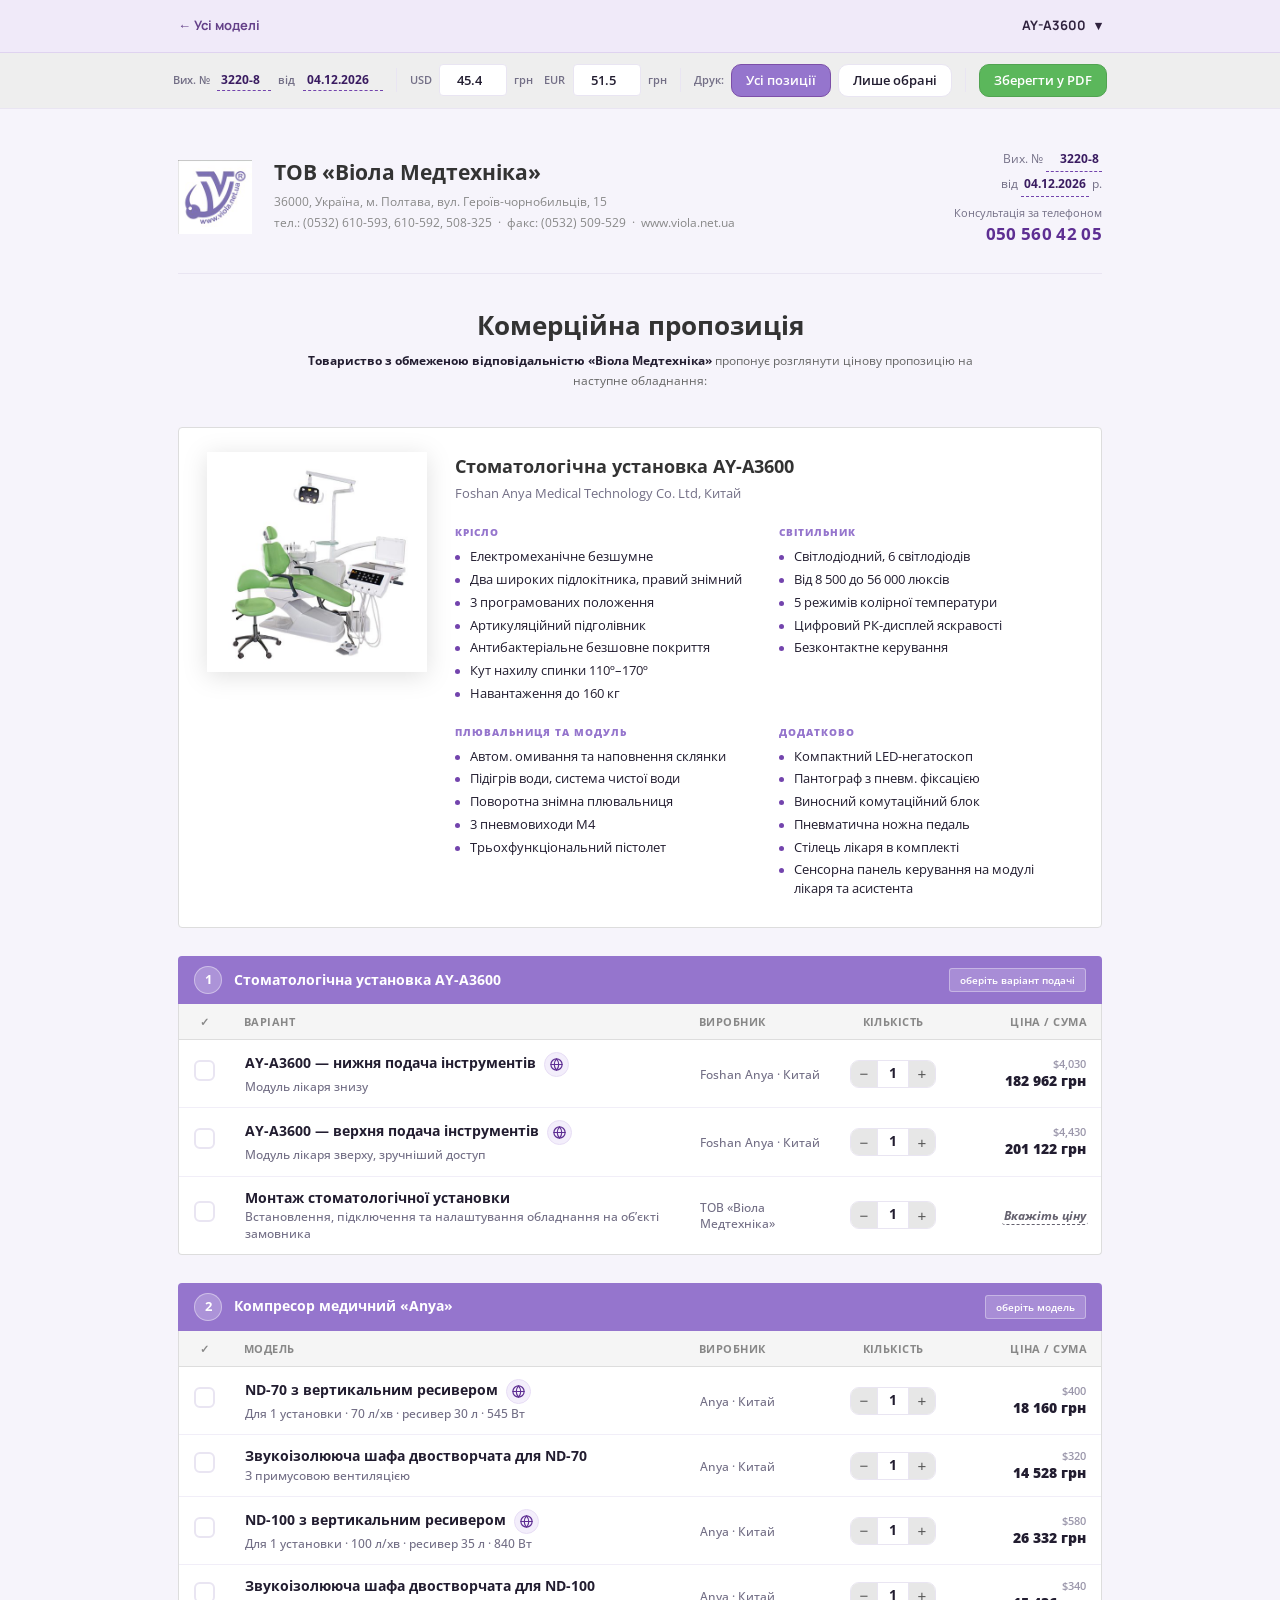
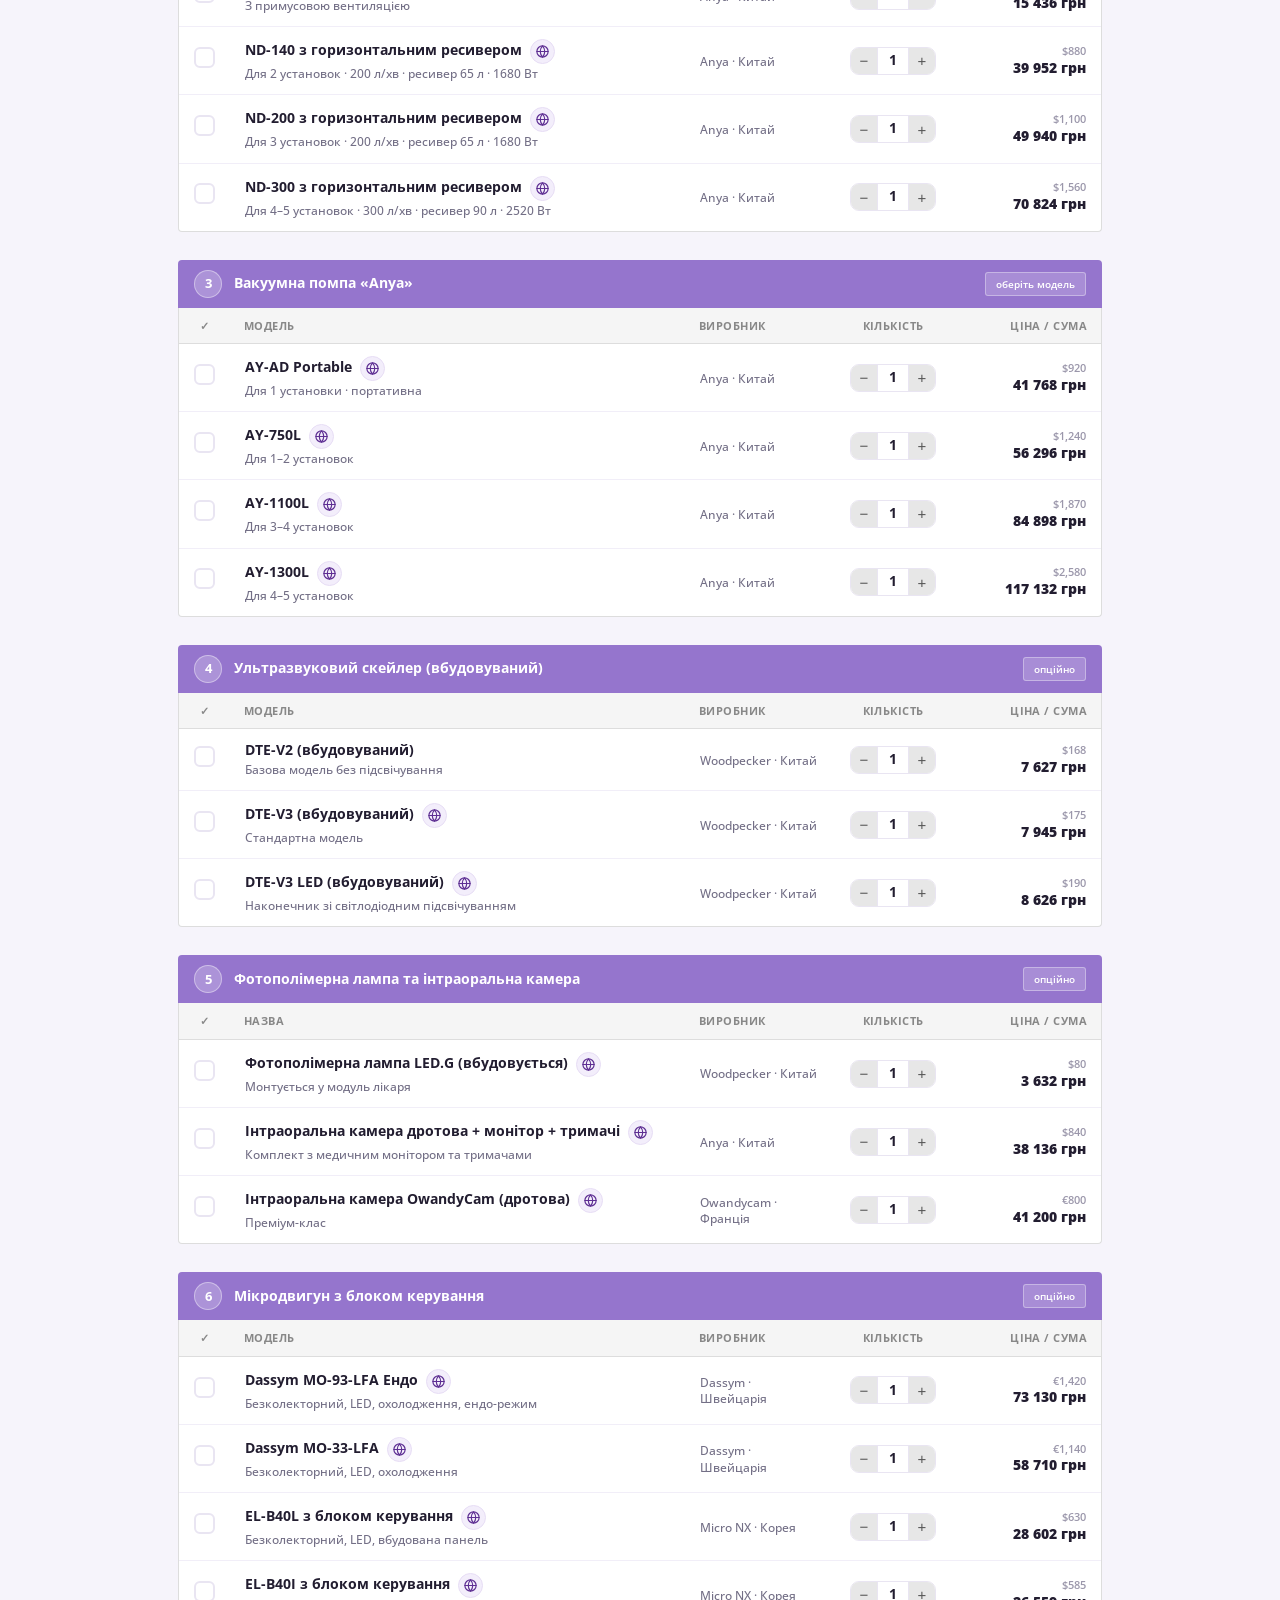
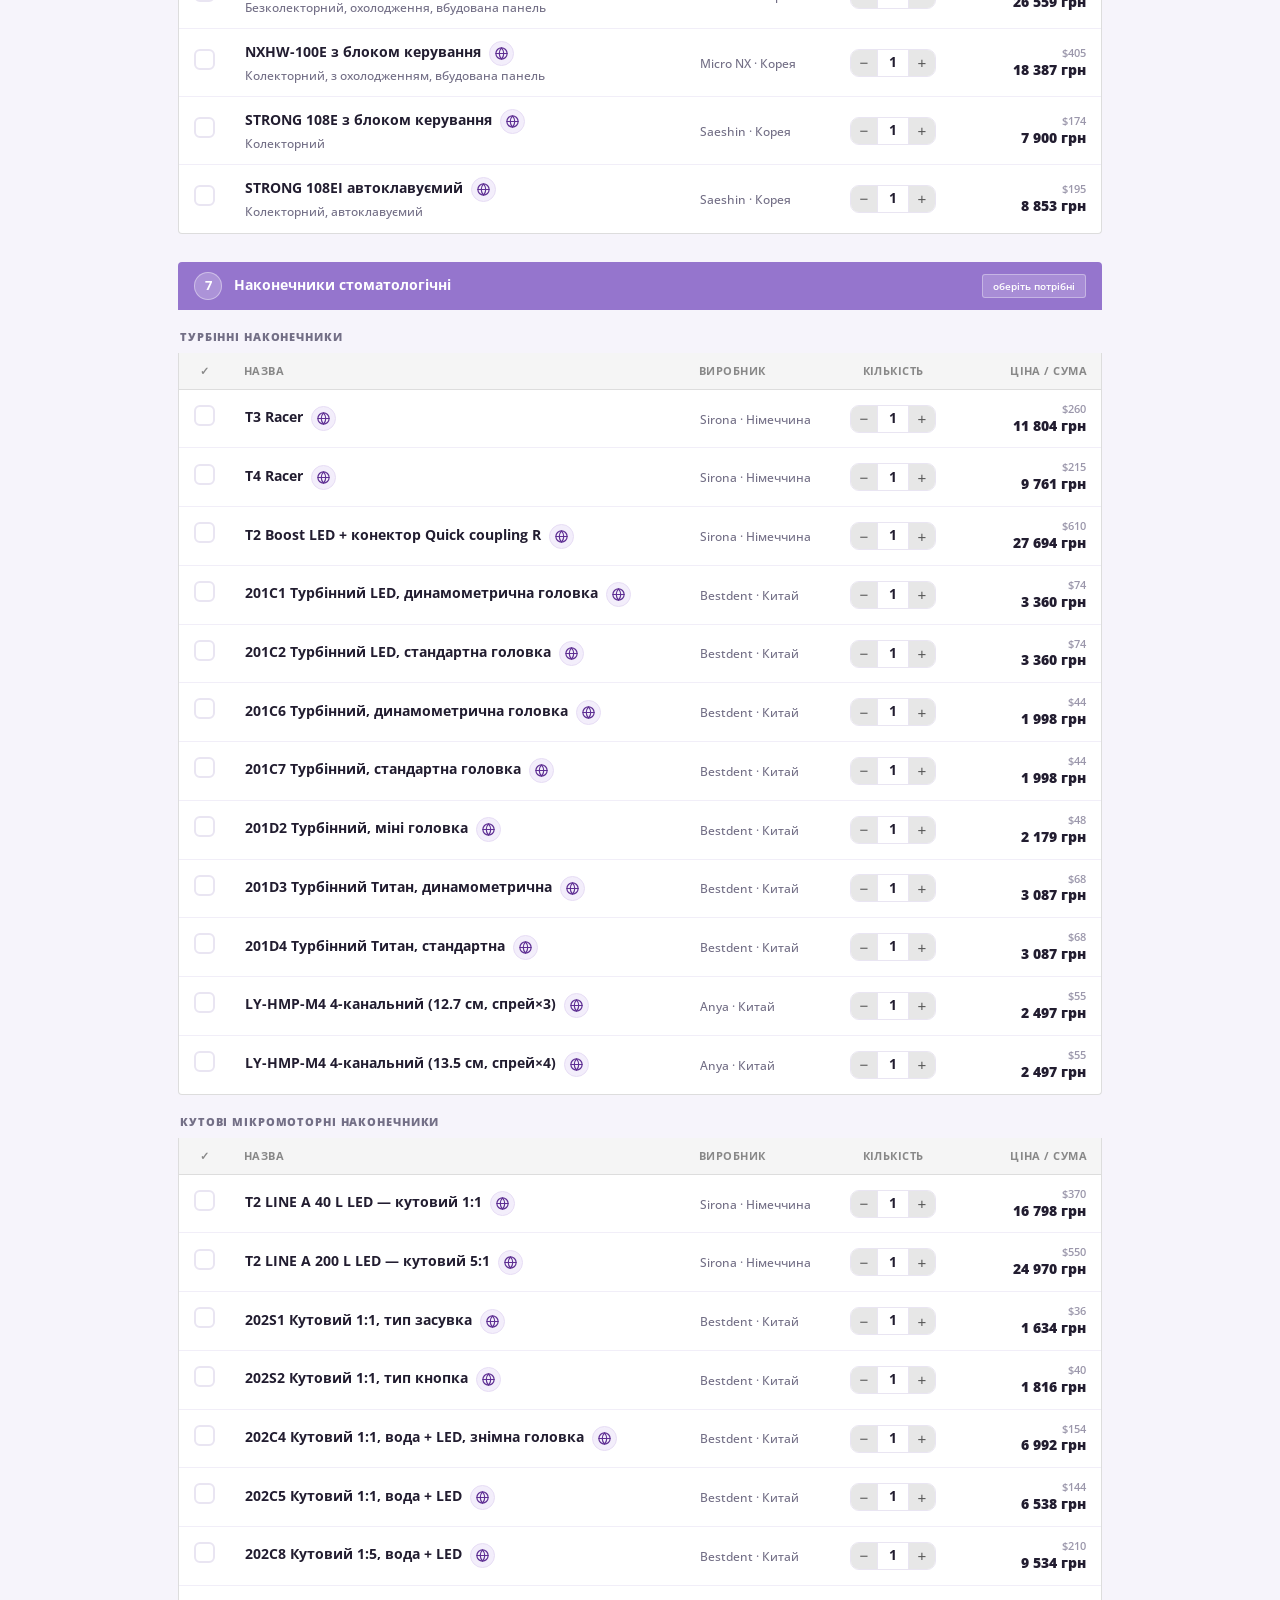
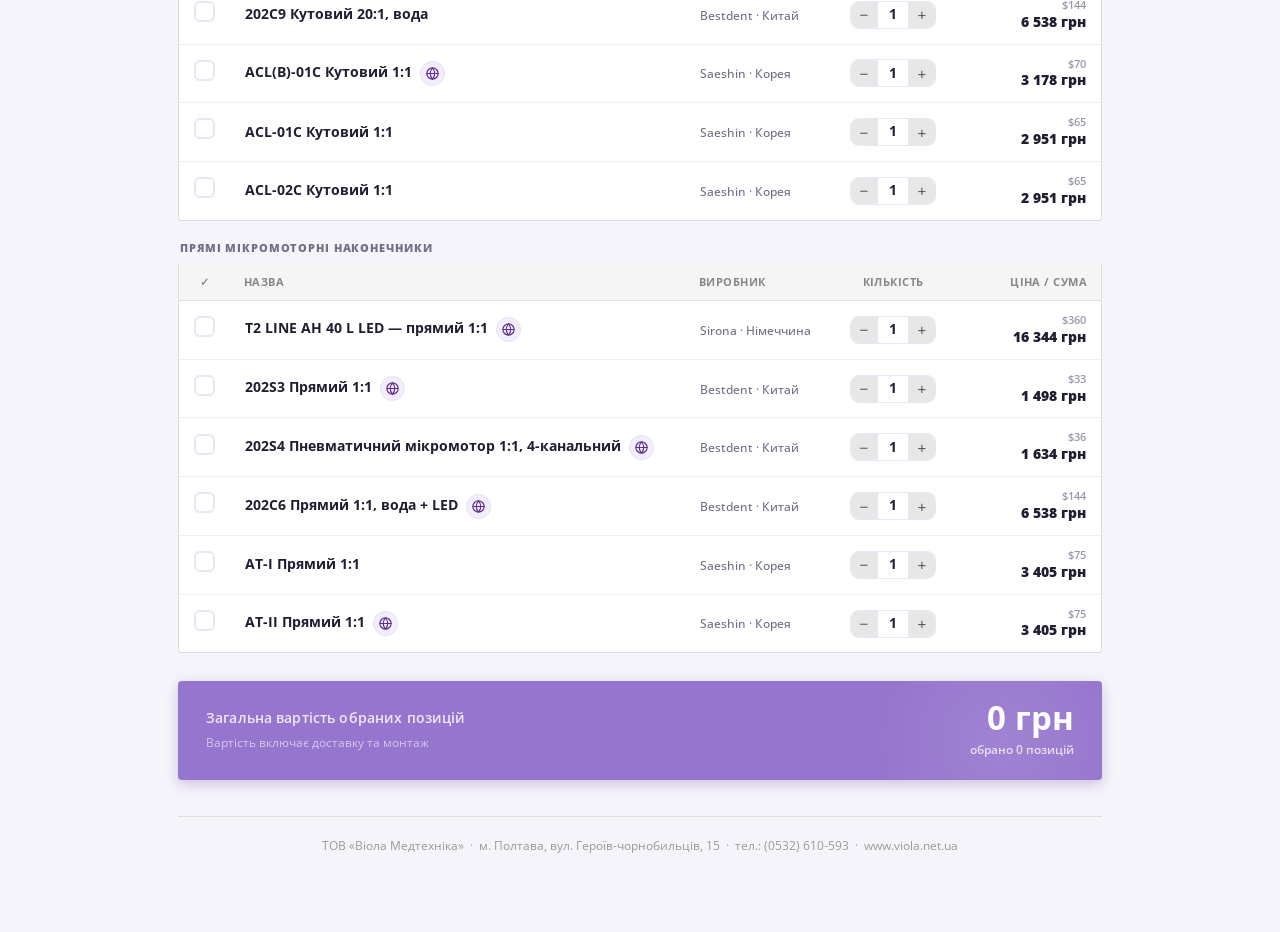
<file: ay-a3600/index.html>
<!DOCTYPE html>
<html lang="uk"><head>
<meta charset="UTF-8">
<style id="print-no-hf">@page{margin:0}@media print{html,body{margin:0!important}.page{padding:12mm 13mm!important;-webkit-box-decoration-break:clone;box-decoration-break:clone}.print-note,.print-signature{margin-left:13mm!important;margin-right:13mm!important}}</style>
<meta name="viewport" content="width=device-width, initial-scale=1.0">
<title>Конфігуратор AY-A3600 — Віола Медтехніка</title>
<link rel="preconnect" href="https://fonts.googleapis.com">
<link href="https://fonts.googleapis.com/css2?family=Open+Sans:wght@400;600;700&display=swap" rel="stylesheet">
<link rel="preconnect" href="https://fonts.gstatic.com" crossorigin="">
<style>/* cyrillic-ext */

/* cyrillic */

/* greek */

/* vietnamese */

/* latin-ext */

/* latin */

/* cyrillic-ext */

/* cyrillic */

/* greek */

/* vietnamese */

/* latin-ext */

/* latin */

/* cyrillic-ext */

/* cyrillic */

/* greek */

/* vietnamese */

/* latin-ext */

/* latin */

/* cyrillic-ext */

/* cyrillic */

/* greek */

/* vietnamese */

/* latin-ext */

/* latin */

/* cyrillic-ext */

/* cyrillic */

/* greek */

/* vietnamese */

/* latin-ext */

/* latin */

/* cyrillic-ext */

/* cyrillic */

/* vietnamese */

/* latin-ext */

/* latin */

/* cyrillic-ext */

/* cyrillic */

/* vietnamese */

/* latin-ext */

/* latin */

/* cyrillic-ext */

/* cyrillic */

/* vietnamese */

/* latin-ext */

/* latin */

/* cyrillic-ext */

/* cyrillic */

/* vietnamese */

/* latin-ext */

/* latin */

</style>
<style>
:root{
  --brand:#5e2f93;
  --brand-deep:#3a1c61;
  --brand-mid:#7344ad;
  --brand-soft:#f3eefb;
  --brand-tint:#faf7fe;
  --brand-line:#e7ddf5;
  --accent:#1f7a52;
  --accent-deep:#155f3f;
  --accent-soft:#eaf6ef;
  --ink:#221d30;
  --muted:#736f86;
  --faint:#9b97ab;
  --paper:#f6f4fb;
  --surface:#ffffff;
  --border:#e9e5f2;
  --border-soft:#f1eef8;
  --shadow-sm:0 1px 2px rgba(40,22,70,.05),0 1px 3px rgba(40,22,70,.05);
  --shadow-md:0 6px 22px rgba(58,28,97,.08),0 1px 4px rgba(58,28,97,.05);
  --shadow-lg:0 22px 60px rgba(58,28,97,.18);
  --radius:15px;
  --radius-sm:10px;
}
*,*::before,*::after{box-sizing:border-box;margin:0;padding:0}
html{-webkit-text-size-adjust:100%}
body{font-family:'Open Sans',Arial,sans-serif;background:var(--paper);color:var(--ink);font-size:13px;line-height:1.6;-webkit-font-smoothing:antialiased;text-rendering:optimizeLegibility}
.page{max-width:980px;margin:0 auto;padding:0 28px 76px}

/* TOOLBAR */
.toolbar{
  position:sticky;top:0;z-index:100;
  background:#EEEEEE;
  
  border-bottom:1px solid var(--border);
  padding:11px 20px;
  display:flex;align-items:center;justify-content:center;gap:9px;flex-wrap:wrap;
  margin:0 -28px 0;
}
.tb-group{display:flex;align-items:center;gap:7px}
.tb-sep{width:1px;height:24px;background:var(--border);margin:0 4px}
.tb-lbl{font-size:11px;font-weight:600;color:var(--muted);white-space:nowrap;letter-spacing:.01em}
.tb-inp{width:68px;padding:6px 9px;border:1px solid var(--border);border-radius:4px;font-size:13px;font-weight:600;font-family:'Open Sans',Arial,sans-serif;text-align:right;background:var(--surface);color:var(--ink);transition:border-color .15s,box-shadow .15s}
.tb-inp:focus{outline:none;border-color:var(--brand);box-shadow:0 0 0 3px var(--brand-soft)}
.tb-btn{display:inline-flex;align-items:center;gap:6px;padding:7px 14px;border-radius:10px;border:1px solid var(--border);font-size:12.5px;font-weight:600;font-family:'Open Sans',Arial,sans-serif;cursor:pointer;transition:all .15s;background:var(--surface);color:var(--ink);white-space:nowrap}
.tb-btn:hover{background:#f0eaf9;border-color:#ab8ed8;color:#7c4fa8}
.tb-btn.active{color:#fff;background:#9575CD;border-color:#7c4fa8}
.tb-btn.active:hover{background:#7c4fa8;color:#fff}
.tb-btn.green{color:#fff;background:#5bb75b;border-color:#51a351}
.tb-btn.green:hover{background:#51a351}
.tb-btn svg{width:14px;height:14px;stroke:currentColor;fill:none;stroke-width:2;stroke-linecap:round;stroke-linejoin:round}
.tb-editable{display:inline-block;min-width:54px;border-bottom:1px dashed var(--brand-mid);padding:1px 4px;font-size:12px;font-weight:700;color:var(--brand-deep);cursor:text;outline:none;transition:all .15s}
.tb-editable:focus{border-bottom-style:solid;background:var(--brand-soft);border-radius:4px}

/* MODAL */
.modal-overlay{display:none;position:fixed;inset:0;background:rgba(34,18,58,.5);z-index:999;align-items:center;justify-content:center;padding:20px}
.modal-overlay.open{display:flex}
.modal{background:var(--surface);border-radius:6px;padding:34px 36px;max-width:470px;width:100%;box-shadow:var(--shadow-lg);position:relative;animation:modalIn .26s cubic-bezier(.2,.8,.25,1)}
@keyframes modalIn{from{opacity:0;transform:translateY(14px) scale(.985)}to{opacity:1;transform:none}}
.modal-title{font-family:'Open Sans',Arial,sans-serif;font-size:18px;font-weight:700;color:#333;margin-bottom:22px;display:flex;align-items:center;gap:11px}
.modal-step{display:flex;align-items:flex-start;gap:14px;margin-bottom:16px}
.modal-step-num{width:29px;height:29px;background:linear-gradient(135deg,var(--brand-mid),var(--brand));color:#fff;border-radius:9px;font-size:13px;font-weight:700;display:flex;align-items:center;justify-content:center;flex-shrink:0}
.modal-step-text{font-size:13.5px;color:var(--ink);line-height:1.6}
.modal-step-text strong{color:var(--brand-deep);font-weight:700}
.modal-highlight{background:var(--brand-tint);border:1px solid var(--border);border-radius:10px;padding:9px 13px;font-size:12.5px;color:var(--ink);margin-top:7px;font-style:normal}
.modal-actions{display:flex;gap:10px;margin-top:26px;justify-content:flex-end}
.modal-btn{padding:10px 22px;border-radius:4px;border:none;font-size:13.5px;font-weight:600;font-family:'Open Sans',Arial,sans-serif;cursor:pointer;transition:all .15s}
.modal-btn.primary{color:#fff;background:#9575CD;border:1px solid #7c4fa8}
.modal-btn.primary:hover{background:#7c4fa8}
.modal-btn.secondary{color:#666;background:#e7e7e7;border:1px solid #ccc}
.modal-btn.secondary:hover{background:#d5d5d5}
.modal-close{position:absolute;top:16px;right:18px;font-size:17px;cursor:pointer;color:var(--faint);line-height:1;border:none;background:none;width:30px;height:30px;border-radius:8px;transition:all .15s}
.modal-close:hover{color:var(--ink);background:var(--brand-soft)}

/* HEADER */
.kp-header{display:flex;align-items:center;gap:22px;border-bottom:1px solid var(--border);margin:38px 0 28px;padding-bottom:26px}
.logo-img{width:74px;height:74px;object-fit:contain;flex-shrink:0}
.company-name{font-family:'Open Sans',Arial,sans-serif;font-size:21px;font-weight:700;color:#333;line-height:1.2;text-decoration:none}
.company-info{font-size:12px;color:#888;margin-top:6px;line-height:1.75}
.header-right{margin-left:auto;text-align:right}
.doc-num-row{font-size:12px;color:var(--muted);line-height:2}
.doc-editable{display:inline-block;min-width:56px;border-bottom:1px dashed var(--brand-mid);padding:0 3px;color:var(--brand-deep);font-size:12px;font-weight:700;cursor:text;outline:none;transition:all .15s}
.doc-editable:focus{border-bottom-style:solid;background:var(--brand-soft);border-radius:4px}

/* INTRO */
.intro-block{text-align:center;padding:8px 0 36px;max-width:700px;margin:0 auto}
.intro-title{font-family:'Open Sans',Arial,sans-serif;font-size:26px;font-weight:700;margin-bottom:10px;color:#333;line-height:1.2}
.intro-text{font-size:12px;color:#666;line-height:1.7}
.intro-text strong{color:var(--ink);font-weight:700}

/* CHAIR HERO */
.chair-hero{display:flex;align-items:flex-start;gap:28px;background:#fff;border:1px solid #ddd;border-radius:4px;padding:24px 28px;margin-bottom:28px;overflow:hidden}

.chair-img{width:220px;height:220px;object-fit:contain;flex-shrink:0;filter:drop-shadow(0 4px 12px rgba(0,0,0,.12))}
.chair-img:hover{transform:none}
.chair-info{flex:1;position:relative}
.chair-info-title{font-family:'Open Sans',Arial,sans-serif;font-size:18px;font-weight:700;color:#333;margin-bottom:3px}
.chair-info-maker{font-size:12.5px;color:var(--muted);margin-bottom:20px}
.chair-specs-grid{display:grid;grid-template-columns:1fr 1fr;gap:16px 30px}
.spec-group{margin-bottom:2px}
.spec-group-title{font-size:10px;font-weight:800;text-transform:uppercase;letter-spacing:.1em;color:#9575CD;margin-bottom:6px}
.spec-list{list-style:none;font-size:12.5px;color:var(--ink);line-height:1.5}
.spec-list li{padding:2px 0 2px 15px;position:relative}
.spec-list li::before{content:'';position:absolute;left:0;top:9px;width:5px;height:5px;border-radius:50%;background:var(--brand-mid)}

/* SECTION */
.section{margin-bottom:28px}
.section-header{display:flex;align-items:center;gap:12px;margin-bottom:0;background:#9575CD;border-radius:4px 4px 0 0;padding:10px 16px;color:#fff}
.section-num{width:28px;height:28px;background:rgba(255,255,255,.22);color:#fff;border-radius:50%;font-size:13px;font-weight:700;display:flex;align-items:center;justify-content:center;flex-shrink:0;border:1px solid rgba(255,255,255,.4)}
.section-title{font-family:'Open Sans',Arial,sans-serif;font-size:14px;font-weight:700;color:#fff;flex:1}
.section-badge{font-size:10px;font-weight:600;padding:3px 10px;border-radius:3px;border:1px solid rgba(255,255,255,.35);color:#fff;background:rgba(255,255,255,.18);white-space:nowrap}

/* TABLE */
.options-table-wrap{background:#fff;border:1px solid #ddd;border-top:none;border-radius:0 0 4px 4px;overflow:hidden;margin-bottom:0}
table.otbl{width:100%;border-collapse:collapse;font-size:13.5px}
table.otbl thead tr{background:#f5f5f5;border-bottom:1px solid #ddd}
table.otbl th{padding:9px 14px;text-align:left;color:#888;font-weight:700;font-size:11px;letter-spacing:.04em;text-transform:uppercase}
table.otbl th.th-c{width:48px;text-align:center}
table.otbl th.th-q{width:108px;text-align:center}
table.otbl th.th-p{width:150px;text-align:right}
table.otbl th.th-maker{width:150px}
table.otbl tbody tr{border-bottom:1px solid var(--border-soft);cursor:pointer;transition:background .12s,box-shadow .12s}
table.otbl tbody tr:last-child{border-bottom:none}
table.otbl tbody tr:hover{background:var(--brand-tint)}
table.otbl tbody tr.row-checked{background:var(--accent-soft);box-shadow:inset 3px 0 0 var(--accent)}
table.otbl tbody tr.row-checked:hover{background:#e2f1e9}
table.otbl td{padding:12px 15px;vertical-align:middle}
table.otbl td.td-c{text-align:center}
table.otbl td.td-q{text-align:center}
table.otbl td.td-p{text-align:right;white-space:nowrap;line-height:1.35}
.opt-name{font-weight:700;color:var(--ink);font-size:13.5px;line-height:1.4}
.opt-sub{font-size:11.5px;color:var(--muted);margin-top:2px;font-weight:500;line-height:1.4}

/* CHECKBOX */
.cb{width:21px;height:21px;border:2px solid var(--border);border-radius:6px;display:inline-flex;align-items:center;justify-content:center;flex-shrink:0;background:var(--surface);transition:all .15s}
table.otbl tbody tr:hover .cb{border-color:var(--brand-mid)}
.cb.on{background:var(--accent);border-color:var(--accent)}
.cb-tick{display:none;color:#fff;font-size:13px;font-weight:800;line-height:1}
.cb.on .cb-tick{display:block}

/* QTY */
.qty-wrap{display:inline-flex;align-items:stretch;border:1px solid var(--border);border-radius:9px;overflow:hidden;background:var(--surface)}
.qty-btn{width:26px;height:26px;border:none;background:#e7e7e7;color:#555;font-size:15px;cursor:pointer;display:inline-flex;align-items:center;justify-content:center;user-select:none;padding:0;line-height:1}
.qty-btn:hover{background:#ddd;color:#333}
.qty-val{min-width:32px;text-align:center;font-weight:700;font-size:13.5px;border-left:1px solid var(--border);border-right:1px solid var(--border);display:flex;align-items:center;justify-content:center}

/* PRICE */
.p-orig{font-size:11px;color:var(--faint);font-weight:600}
.p-uah{font-size:14px;font-weight:800;color:var(--ink)}.p-uah{cursor:pointer;border-bottom:1px dashed transparent;border-radius:3px;padding:0 2px;margin:0 -2px;transition:all .15s}.p-uah:hover{border-bottom-color:currentColor;opacity:.85}.p-placeholder{font-size:12px;font-weight:700;font-style:italic;opacity:.7;border-bottom:1px dashed currentColor}.p-input{width:98px;padding:3px 7px;border:1px solid var(--brand-mid,#d4738f);border-radius:5px;font-size:13px;font-weight:800;text-align:right;font-family:'Open Sans',Arial,sans-serif;color:#2b1d24;background:#fff}.p-input:focus{outline:none;box-shadow:0 0 0 3px rgba(212,115,143,.25)}@media print{.p-input{border:none!important;box-shadow:none!important;background:transparent!important}}
.p-total{font-size:12px;font-weight:700;color:var(--accent-deep);margin-top:1px}
.sub-label{font-size:11px;font-weight:800;text-transform:uppercase;letter-spacing:.08em;color:var(--muted);margin:18px 0 8px 2px}

/* TOTAL */
.total-bar{background:#9575CD;border-radius:4px;padding:20px 28px;display:flex;align-items:center;justify-content:space-between;margin-top:28px;flex-wrap:wrap;gap:16px;box-shadow:0 4px 14px rgba(80,40,130,.25);position:relative;overflow:hidden}
.total-bar::before{content:'';position:absolute;top:-80px;right:-40px;width:280px;height:280px;border-radius:50%;background:radial-gradient(circle,rgba(255,255,255,.1),transparent 68%);pointer-events:none}
.total-label{color:rgba(255,255,255,.84);font-size:13.5px;font-weight:600;letter-spacing:.01em}
.total-note{color:rgba(255,255,255,.6);font-size:11.5px;margin-top:4px}
.total-right{text-align:right;position:relative}
.total-sum{font-family:'Open Sans',Arial,sans-serif;font-size:33px;font-weight:700;color:#fff;line-height:1}
.total-cnt{color:rgba(255,255,255,.74);font-size:12px;margin-top:6px;font-weight:600}
.kp-footer{margin-top:36px;padding-top:18px;border-top:1px solid #ddd;font-size:12px;color:#999;text-align:center;line-height:1.8}

/* SITE LINK ICON */
.opt-link{
  display:inline-flex;align-items:center;justify-content:center;
  width:25px;height:25px;margin-left:8px;border-radius:50%;
  background:var(--brand-soft);border:1px solid var(--brand-line);
  color:var(--brand);text-decoration:none;
  vertical-align:middle;flex-shrink:0;
  transition:all .15s;cursor:pointer;
}
.opt-link:hover{background:var(--brand);color:#fff;border-color:var(--brand);transform:translateY(-1px);box-shadow:0 2px 8px rgba(94,47,147,.28)}
.opt-link svg{width:15px;height:15px;stroke:currentColor;fill:none;stroke-width:1.9;stroke-linecap:round;stroke-linejoin:round}
@media print{.opt-link{display:none!important}}

/* RESPONSIVE */
@media (max-width:760px){
  .page{padding:0 16px 56px}
  .toolbar{gap:7px;padding:10px 14px}
  .kp-header{flex-wrap:wrap;gap:16px;margin-top:24px}
  .header-right{margin-left:0;text-align:left;width:100%}
  .intro-title{font-family:'Open Sans',Arial,sans-serif;font-size:26px;font-weight:700;margin-bottom:10px;color:#333;line-height:1.2}
  .chair-hero{display:flex;align-items:flex-start;gap:28px;background:#fff;border:1px solid #ddd;border-radius:4px;padding:24px 28px;margin-bottom:28px;overflow:hidden}
  .chair-img{width:220px;height:220px;object-fit:contain;flex-shrink:0;filter:drop-shadow(0 4px 12px rgba(0,0,0,.12))}
  .chair-specs-grid{grid-template-columns:1fr;gap:14px}
  .options-table-wrap{background:#fff;border:1px solid #ddd;border-top:none;border-radius:0 0 4px 4px;overflow:hidden;margin-bottom:0}
  table.otbl{min-width:560px}
  .total-sum{font-family:'Open Sans',Arial,sans-serif;font-size:33px;font-weight:700;color:#fff;line-height:1}
}

/* PRINT MODES */
body.print-selected .orow:not(.row-checked){display:none!important}
body.print-selected .section:not(:has(.row-checked)){display:none!important}
body.print-selected .options-table-wrap:not(:has(.row-checked)){display:none!important}
body.print-selected .sub-label{display:none}
body.print-selected .section:has(.row-checked) .sub-label{display:block}

@media print{
  .toolbar,.modal-overlay,.qty-btn,.opt-link{display:none!important}
  *{-webkit-print-color-adjust:exact!important;print-color-adjust:exact!important;color-adjust:exact!important}
  html,body{font-size:15px;background:#fff}
  .page{padding:0;max-width:100%}
  .section{margin-bottom:14px}
  .section-header{background:#f0f0f0!important;color:#000!important;border:1px solid #bbb!important;border-bottom:none!important;border-radius:0!important;break-after:avoid;page-break-after:avoid;margin-bottom:0!important}
  .options-table-wrap{break-before:avoid;page-break-before:avoid;border:1px solid #bbb!important;border-top:none!important;border-radius:0!important;overflow:visible;box-shadow:none!important}
  .section-num{background:#ddd!important;color:#333!important}
  .section-title{color:#000!important;font-size:14px!important}
  .section-badge{display:none!important}
  table.otbl{break-inside:auto;border-collapse:collapse!important;width:100%}
  table.otbl thead{display:table-header-group}
  table.otbl th{border:1px solid #aaa!important;padding:5px 8px!important;background:#f0f0f0!important;font-size:12px!important;text-align:left!important}
  table.otbl th.th-c{width:36px;text-align:center!important}
  table.otbl th.th-q{width:70px;text-align:center!important}
  table.otbl th.th-p{width:130px;text-align:right!important}
  table.otbl th.th-maker{width:120px}
  table.otbl td{border:1px solid #bbb!important;padding:7px 10px!important;vertical-align:middle!important;font-size:15px!important}
  table.otbl td.td-q{text-align:center!important}
  table.otbl td.td-p{text-align:right!important}
  table.otbl tbody tr{break-inside:avoid}
  table.otbl tbody tr.row-checked{background:#f2f9f5!important;box-shadow:none!important}
  table.otbl{counter-reset:print-row}
  table.otbl tbody tr{counter-increment:print-row}
  table.otbl td.td-c{text-align:center!important;font-weight:700;font-size:13px;color:#333}
  table.otbl td.td-c::before{content:counter(print-row)}
  table.otbl td.td-c .cb{display:none!important}
  .qty-wrap{border:none!important;background:transparent!important}
  .qty-val{border:none!important;background:transparent!important;font-weight:700}
  .total-bar{background:#f5f5f5!important;border:2px solid #999!important;border-radius:0!important;box-shadow:none!important;break-inside:avoid;padding:12px 20px!important;margin-top:16px!important}
  .total-bar::before{display:none!important}
  .total-label{color:#000!important;font-weight:700}
  .total-note{color:#555!important}
  .total-cnt{color:#555!important}
  .total-sum{color:#000!important;font-size:24px!important}
  .chair-hero{background:#fff!important;border:1px solid #ccc!important;box-shadow:none!important;break-inside:avoid;flex-direction:row;gap:20px;padding:14px 18px;margin-bottom:16px}
  .chair-img{width:150px;height:150px;filter:none;max-width:150px;flex-shrink:0}
  .chair-info{flex:1}
  .chair-info-title{font-size:17px}
  .chair-specs-grid{grid-template-columns:1fr 1fr;gap:6px 18px}
  .spec-list{font-size:12px}
  .print-signature{display:flex!important;margin-top:24px;padding-top:18px;border-top:1px solid #bbb;break-inside:avoid}
  .print-note{display:block!important}
  .kp-header{flex-wrap:nowrap!important;flex-direction:row!important;align-items:center!important}
  .header-right{margin-left:auto!important;text-align:right!important;width:auto!important}
  .company-info{font-size:12px!important}
  .company-name{font-size:19px!important}
  .hdr-phone-num{color:#000!important;font-size:17px!important}
  .hdr-phone{color:#444!important}
  .kp-footer{display:none!important}
  .kp-header,.intro-block{break-inside:avoid}
  .intro-block{padding-bottom:16px}
  .sub-label{break-after:avoid;margin-top:12px}
}

/* ── ПIДПИС / ПЕЧАТКА ── */
.print-signature{
  display:none;
  align-items:flex-start;
  margin-top:32px;
  padding-top:22px;
  border-top:2px solid var(--border);
}
.sig-col{flex:1}
.sig-label{font-size:11px;font-weight:700;text-transform:uppercase;letter-spacing:.06em;color:var(--muted);margin-bottom:8px}
.sig-company{font-size:13px;font-weight:600;color:var(--ink);margin-bottom:10px}
.sig-line-wrap{margin-top:44px}
.sig-line{font-size:11.5px;color:var(--ink);border-bottom:1px solid #aaa;padding-bottom:2px;margin-bottom:4px;width:340px}
.sig-hint{font-size:9.5px;color:var(--faint);display:flex;justify-content:space-between;width:340px}

/* ── ПРИМIТКА ПРИ ДРУКУ ── */
.print-note{
  display:none;
  margin-top:18px;
  padding:12px 16px;
  border-left:3px solid #bbb;
  font-size:10.5px;
  color:#555;
  line-height:1.65;
  background:#fafafa;
}

/* ── ТЕЛЕФОН В ШАПЦI ── */
.hdr-phone{font-size:11px;color:var(--muted);margin-top:8px;line-height:1.5;text-align:right}
.hdr-phone-num{font-size:17px;font-weight:700;color:var(--brand);letter-spacing:.02em;white-space:nowrap}
</style>
<link rel="stylesheet" href="../assets/fonts.css">
<link rel="stylesheet" href="../assets/model-nav.css">
</head>
<body>
<nav class="viola-model-nav" aria-label="Навігація конфігураторів"><a href="../catalog/">← Усі моделі</a><details><summary>AY-A3600 &nbsp; ▾</summary><ul><li><a href="../">AY-A1000</a></li><li><a href="../ay-215b3/">AY-215B3</a></li><li><a href="../ay-215c1/">AY-215C1</a></li><li><a href="../ay-215c2/">AY-215C2</a></li><li><a aria-current="page" href="../ay-a3600/">AY-A3600</a></li><li><a href="../ay-a6800/">AY-A6800</a></li><li><a href="../ss-kiss-m1/">SS KISS M1</a></li><li><a href="../ss-kiss-m4/">SS KISS M4</a></li></ul></details></nav>



<!-- PDF INSTRUCTION MODAL -->
<div class="modal-overlay" id="pdfModal">
  <div class="modal">
    <button class="modal-close" onclick="closeModal()">✕</button>
    <div class="modal-title">Як зберегти КП у PDF</div>
    <div class="modal-step">
      <div class="modal-step-num">1</div>
      <div class="modal-step-text">Натисніть <strong>«Продовжити»</strong> — відкриється вікно друку браузера</div>
    </div>
    <div class="modal-step">
      <div class="modal-step-num">2</div>
      <div class="modal-step-text">
        Знайдіть поле <strong>«Принтер»</strong> (або <strong>«Destination»</strong>) — там буде вказана назва вашого принтера.<br>
        <div class="modal-highlight">💡 Натисніть на назву принтера і оберіть <strong>«Зберегти як PDF»</strong> (або <strong>«Save as PDF»</strong>)</div>
      </div>
    </div>
    <div class="modal-step">
      <div class="modal-step-num">3</div>
      <div class="modal-step-text">Натисніть <strong>«Зберегти»</strong> і оберіть папку для збереження файлу</div>
    </div>
    <div class="modal-step">
      <div class="modal-step-num">4</div>
      <div class="modal-step-text">
        Рекомендовані налаштування:<br>
        <div class="modal-highlight">Орієнтація: <strong>Книжна</strong> &nbsp;·&nbsp; Поля: <strong>Мінімальні</strong> &nbsp;·&nbsp; Масштаб: <strong>100%</strong></div>
      </div>
    </div>
    <div class="modal-actions">
      <button class="modal-btn secondary" onclick="closeModal()">Скасувати</button>
      <button class="modal-btn primary" onclick="closeModal(); window.print()">Продовжити →</button>
    </div>
  </div>
</div>

<!-- STICKY TOOLBAR -->
<div class="toolbar">
  <div class="tb-group">
    <span class="tb-lbl">Вих. №</span>
    <span class="tb-editable" id="tb-docnum" contenteditable="true" spellcheck="false"></span>
    <span class="tb-lbl">від</span>
    <span class="tb-editable" id="tb-docdate" contenteditable="true" spellcheck="false" style="min-width:80px"></span>
  </div>
  <div class="tb-sep"></div>
  <div class="tb-group">
    <span class="tb-lbl">USD</span>
    <input type="number" class="tb-inp" id="usd" value="45.4" min="1" step="0.1">
    <span class="tb-lbl">грн</span>
    <span class="tb-lbl" style="margin-left:4px">EUR</span>
    <input type="number" class="tb-inp" id="eur" value="51.5" min="1" step="0.1">
    <span class="tb-lbl">грн</span>
  </div>
  <div class="tb-sep"></div>
  <div class="tb-group">
    <span class="tb-lbl">Друк:</span>
    <button class="tb-btn active" id="mode-all" onclick="setMode('all')">Усі позиції</button>
    <button class="tb-btn" id="mode-sel" onclick="setMode('selected')">Лише обрані</button>
  </div>
  <div class="tb-sep"></div>
  <div class="tb-group">
    <button class="tb-btn green" onclick="openModal()">Зберегти у PDF</button>
  </div>
</div>

<div class="page">

  <!-- HEADER -->
  <header class="kp-header">
    <img class="logo-img" src="../assets/2054f9255b46bcc3e752.jpg" alt="Логотип Віола Медтехніка">
    <div>
      <div class="company-name">ТОВ «Віола Медтехніка»</div>
      <div class="company-info">
        36000, Україна, м. Полтава, вул. Героїв-чорнобильців, 15<br>
        тел.: (0532) 610-593, 610-592, 508-325 &nbsp;·&nbsp; факс: (0532) 509-529 &nbsp;·&nbsp; www.viola.net.ua
      </div>
    </div>
    <div class="header-right">
      <div class="doc-num-row">Вих. № <span class="doc-editable" id="hdr-docnum" contenteditable="true" spellcheck="false"></span></div>
      <div class="doc-num-row">від <span class="doc-editable" id="hdr-docdate" contenteditable="true" spellcheck="false"></span> р.</div>
      <div class="hdr-phone">Консультацiя за телефоном<br><span class="hdr-phone-num">050 560 42 05</span></div>
    </div>
  </header>

  <!-- INTRO -->
  <div class="intro-block">
    <div class="intro-title">Комерційна пропозиція</div>
    <div class="intro-text">
      <strong>Товариство з обмеженою відповідальністю «Віола Медтехніка»</strong> пропонує розглянути цінову пропозицію на наступне обладнання:
    </div>
  </div>

  <!-- CHAIR HERO -->
  <div class="chair-hero">
    <img class="chair-img" src="../assets/ef15aa5c49072ef9c9d1.jpg" alt="Стоматологічна установка AY-A3600">
    <div class="chair-info" style="flex:1">
      <div class="chair-info-title">Стоматологічна установка AY-A3600</div>
      <div class="chair-info-maker">Foshan Anya Medical Technology Co. Ltd, Китай</div>
      <div class="chair-specs-grid">
        <div class="spec-group">
          <div class="spec-group-title">Крісло</div>
          <ul class="spec-list">
            <li>Електромеханічне безшумне</li>
            <li>Два широких підлокітника, правий знімний</li>
            <li>3 програмованих положення</li>
            <li>Артикуляційний підголівник</li>
            <li>Антибактеріальне безшовне покриття</li>
            <li>Кут нахилу спинки 110º–170º</li>
            <li>Навантаження до 160 кг</li>
          </ul>
        </div>
        <div class="spec-group">
          <div class="spec-group-title">Світильник</div>
          <ul class="spec-list">
            <li>Світлодіодний, 6 світлодіодів</li>
            <li>Від 8 500 до 56 000 люксів</li>
            <li>5 режимів колірної температури</li>
            <li>Цифровий РК-дисплей яскравості</li>
            <li>Безконтактне керування</li>
          </ul>
        </div>
        <div class="spec-group">
          <div class="spec-group-title">Плювальниця та модуль</div>
          <ul class="spec-list">
            <li>Автом. омивання та наповнення склянки</li>
            <li>Підігрів води, система чистої води</li>
            <li>Поворотна знімна плювальниця</li>
            <li>3 пневмовиходи М4</li>
            <li>Трьохфункціональний пістолет</li>
          </ul>
        </div>
        <div class="spec-group">
          <div class="spec-group-title">Додатково</div>
          <ul class="spec-list">
            <li>Компактний LED-негатоскоп</li>
            <li>Пантограф з пневм. фіксацією</li>
            <li>Виносний комутаційний блок</li>
            <li>Пневматична ножна педаль</li>
            <li>Стілець лікаря в комплекті</li>
            <li>Сенсорна панель керування на модулі лікаря та асистента</li>
          </ul>
        </div>
      </div>
    </div>
  </div>

  <!-- SECTION 1 -->
  <div class="section">
    <div class="section-header">
      <div class="section-num">1</div>
      <div class="section-title">Стоматологічна установка AY-A3600</div>
      <span class="section-badge">оберіть варіант подачі</span>
    </div>
    <div class="options-table-wrap">
      <table class="otbl">
        <thead><tr><th class="th-c">✓</th><th>Варіант</th><th class="th-maker">Виробник</th><th class="th-q">Кількість</th><th class="th-p">Ціна / Сума</th></tr></thead>
        <tbody>
          <tr class="orow" data-usd="4030" data-url="https://viola.net.ua/ua/obladnanya-uk/stomatologichne-obladnannya/stomat-ustanovki-anya/ay-a3600"><td class="td-c"><div class="cb" onclick="tog(this)"><span class="cb-tick">✓</span></div></td><td><div class="opt-name">AY-A3600 — нижня подача інструментів</div><div class="opt-sub">Модуль лікаря знизу</div></td><td><div class="opt-sub">Foshan Anya · Китай</div></td><td class="td-q"><div class="qty-wrap"><button class="qty-btn" onclick="chq(this,-1)">−</button><span class="qty-val">1</span><button class="qty-btn" onclick="chq(this,1)">+</button></div></td><td class="td-p" data-usd="4030"></td></tr>
          <tr class="orow" data-usd="4430" data-url="https://viola.net.ua/ua/obladnanya-uk/stomatologichne-obladnannya/stomat-ustanovki-anya/ay-a3600"><td class="td-c"><div class="cb" onclick="tog(this)"><span class="cb-tick">✓</span></div></td><td><div class="opt-name">AY-A3600 — верхня подача інструментів</div><div class="opt-sub">Модуль лікаря зверху, зручніший доступ</div></td><td><div class="opt-sub">Foshan Anya · Китай</div></td><td class="td-q"><div class="qty-wrap"><button class="qty-btn" onclick="chq(this,-1)">−</button><span class="qty-val">1</span><button class="qty-btn" onclick="chq(this,1)">+</button></div></td><td class="td-p" data-usd="4430"></td></tr>
        <tr class="orow manual-row" data-manual="1"><td class="td-c"><div class="cb" onclick="tog(this)"><span class="cb-tick">✓</span></div></td><td><div class="opt-name">Монтаж стоматологічної установки</div><div class="opt-sub">Встановлення, підключення та налаштування обладнання на об’єкті замовника</div></td><td><div class="opt-sub">ТОВ «Віола Медтехніка»</div></td><td class="td-q"><div class="qty-wrap"><button class="qty-btn" onclick="chq(this,-1)">−</button><span class="qty-val">1</span><button class="qty-btn" onclick="chq(this,1)">+</button></div></td><td class="td-p"></td></tr></tbody>
      </table>
    </div>
  </div>

  <!-- SECTION 2 -->
  <div class="section">
    <div class="section-header">
      <div class="section-num">2</div>
      <div class="section-title">Компресор медичний «Anya»</div>
      <span class="section-badge">оберіть модель</span>
    </div>
    <div class="options-table-wrap">
      <table class="otbl">
        <thead><tr><th class="th-c">✓</th><th>Модель</th><th class="th-maker">Виробник</th><th class="th-q">Кількість</th><th class="th-p">Ціна / Сума</th></tr></thead>
        <tbody>
          <tr class="orow" data-usd="400" data-url="https://viola.net.ua/ua/obladnanya-uk/stomatologichne-obladnannya/stomatologichni-kompresori/anya/%D0%BA%D0%BE%D0%BC%D0%BF%D1%80%D0%B5%D1%81%D0%BE%D1%80-%D1%81%D1%82%D0%BE%D0%BC%D0%B0%D1%82%D0%BE%D0%BB%D0%BE%D0%B3%D1%96%D1%87%D0%BD%D0%B8%D0%B9-nd-70"><td class="td-c"><div class="cb" onclick="tog(this)"><span class="cb-tick">✓</span></div></td><td><div class="opt-name">ND-70 з вертикальним ресивером</div><div class="opt-sub">Для 1 установки · 70 л/хв · ресивер 30 л · 545 Вт</div></td><td><div class="opt-sub">Anya · Китай</div></td><td class="td-q"><div class="qty-wrap"><button class="qty-btn" onclick="chq(this,-1)">−</button><span class="qty-val">1</span><button class="qty-btn" onclick="chq(this,1)">+</button></div></td><td class="td-p" data-usd="400"></td></tr>
          <tr class="orow" data-usd="320"><td class="td-c"><div class="cb" onclick="tog(this)"><span class="cb-tick">✓</span></div></td><td><div class="opt-name">Звукоізолююча шафа двостворчата для ND-70</div><div class="opt-sub">З примусовою вентиляцією</div></td><td><div class="opt-sub">Anya · Китай</div></td><td class="td-q"><div class="qty-wrap"><button class="qty-btn" onclick="chq(this,-1)">−</button><span class="qty-val">1</span><button class="qty-btn" onclick="chq(this,1)">+</button></div></td><td class="td-p" data-usd="320"></td></tr>
          <tr class="orow" data-usd="580" data-url="https://viola.net.ua/ua/obladnanya-uk/stomatologichne-obladnannya/stomatologichni-kompresori/anya/%D0%BA%D0%BE%D0%BC%D0%BF%D1%80%D0%B5%D1%81%D0%BE%D1%80-%D1%81%D1%82%D0%BE%D0%BC%D0%B0%D1%82%D0%BE%D0%BB%D0%BE%D0%B3%D1%96%D1%87%D0%BD%D0%B8%D0%B9-nd-100"><td class="td-c"><div class="cb" onclick="tog(this)"><span class="cb-tick">✓</span></div></td><td><div class="opt-name">ND-100 з вертикальним ресивером</div><div class="opt-sub">Для 1 установки · 100 л/хв · ресивер 35 л · 840 Вт</div></td><td><div class="opt-sub">Anya · Китай</div></td><td class="td-q"><div class="qty-wrap"><button class="qty-btn" onclick="chq(this,-1)">−</button><span class="qty-val">1</span><button class="qty-btn" onclick="chq(this,1)">+</button></div></td><td class="td-p" data-usd="580"></td></tr>
          <tr class="orow" data-usd="340"><td class="td-c"><div class="cb" onclick="tog(this)"><span class="cb-tick">✓</span></div></td><td><div class="opt-name">Звукоізолююча шафа двостворчата для ND-100</div><div class="opt-sub">З примусовою вентиляцією</div></td><td><div class="opt-sub">Anya · Китай</div></td><td class="td-q"><div class="qty-wrap"><button class="qty-btn" onclick="chq(this,-1)">−</button><span class="qty-val">1</span><button class="qty-btn" onclick="chq(this,1)">+</button></div></td><td class="td-p" data-usd="340"></td></tr>
          <tr class="orow" data-usd="880" data-url="https://viola.net.ua/ua/obladnanya-uk/stomatologichne-obladnannya/stomatologichni-kompresori/anya/%D0%BA%D0%BE%D0%BC%D0%BF%D1%80%D0%B5%D1%81%D0%BE%D1%80-%D1%81%D1%82%D0%BE%D0%BC%D0%B0%D1%82%D0%BE%D0%BB%D0%BE%D0%B3%D1%96%D1%87%D0%BD%D0%B8%D0%B9-nd-140"><td class="td-c"><div class="cb" onclick="tog(this)"><span class="cb-tick">✓</span></div></td><td><div class="opt-name">ND-140 з горизонтальним ресивером</div><div class="opt-sub">Для 2 установок · 200 л/хв · ресивер 65 л · 1680 Вт</div></td><td><div class="opt-sub">Anya · Китай</div></td><td class="td-q"><div class="qty-wrap"><button class="qty-btn" onclick="chq(this,-1)">−</button><span class="qty-val">1</span><button class="qty-btn" onclick="chq(this,1)">+</button></div></td><td class="td-p" data-usd="880"></td></tr>
          <tr class="orow" data-usd="1100" data-url="https://viola.net.ua/ua/obladnanya-uk/stomatologichne-obladnannya/stomatologichni-kompresori/anya/%D0%BA%D0%BE%D0%BC%D0%BF%D1%80%D0%B5%D1%81%D0%BE%D1%80-%D1%81%D1%82%D0%BE%D0%BC%D0%B0%D1%82%D0%BE%D0%BB%D0%BE%D0%B3%D1%96%D1%87%D0%BD%D0%B8%D0%B9-nd-200"><td class="td-c"><div class="cb" onclick="tog(this)"><span class="cb-tick">✓</span></div></td><td><div class="opt-name">ND-200 з горизонтальним ресивером</div><div class="opt-sub">Для 3 установок · 200 л/хв · ресивер 65 л · 1680 Вт</div></td><td><div class="opt-sub">Anya · Китай</div></td><td class="td-q"><div class="qty-wrap"><button class="qty-btn" onclick="chq(this,-1)">−</button><span class="qty-val">1</span><button class="qty-btn" onclick="chq(this,1)">+</button></div></td><td class="td-p" data-usd="1100"></td></tr>
          <tr class="orow" data-usd="1560" data-url="https://viola.net.ua/ua/obladnanya-uk/stomatologichne-obladnannya/stomatologichni-kompresori/anya/%D0%BA%D0%BE%D0%BC%D0%BF%D1%80%D0%B5%D1%81%D0%BE%D1%80-%D1%81%D1%82%D0%BE%D0%BC%D0%B0%D1%82%D0%BE%D0%BB%D0%BE%D0%B3%D1%96%D1%87%D0%BD%D0%B8%D0%B9-nd-300"><td class="td-c"><div class="cb" onclick="tog(this)"><span class="cb-tick">✓</span></div></td><td><div class="opt-name">ND-300 з горизонтальним ресивером</div><div class="opt-sub">Для 4–5 установок · 300 л/хв · ресивер 90 л · 2520 Вт</div></td><td><div class="opt-sub">Anya · Китай</div></td><td class="td-q"><div class="qty-wrap"><button class="qty-btn" onclick="chq(this,-1)">−</button><span class="qty-val">1</span><button class="qty-btn" onclick="chq(this,1)">+</button></div></td><td class="td-p" data-usd="1560"></td></tr>
        </tbody>
      </table>
    </div>
  </div>

  <!-- SECTION 3 -->
  <div class="section">
    <div class="section-header">
      <div class="section-num">3</div>
      <div class="section-title">Вакуумна помпа «Anya»</div>
      <span class="section-badge">оберіть модель</span>
    </div>
    <div class="options-table-wrap">
      <table class="otbl">
        <thead><tr><th class="th-c">✓</th><th>Модель</th><th class="th-maker">Виробник</th><th class="th-q">Кількість</th><th class="th-p">Ціна / Сума</th></tr></thead>
        <tbody>
          <tr class="orow" data-usd="920" data-url="https://viola.net.ua/ua/obladnanya-uk/stomatologichne-obladnannya/stomatologichni-kompresori/vakuumni-pompi-anya/%D0%BF%D0%BE%D1%80%D1%82%D0%B0%D1%82%D0%B8%D0%B2%D0%BD%D0%B8%D0%B9-ay-ad"><td class="td-c"><div class="cb" onclick="tog(this)"><span class="cb-tick">✓</span></div></td><td><div class="opt-name">AY-AD Portable</div><div class="opt-sub">Для 1 установки · портативна</div></td><td><div class="opt-sub">Anya · Китай</div></td><td class="td-q"><div class="qty-wrap"><button class="qty-btn" onclick="chq(this,-1)">−</button><span class="qty-val">1</span><button class="qty-btn" onclick="chq(this,1)">+</button></div></td><td class="td-p" data-usd="920"></td></tr>
          <tr class="orow" data-usd="1240" data-url="https://viola.net.ua/ua/obladnanya-uk/stomatologichne-obladnannya/stomatologichni-kompresori/vakuumni-pompi-anya/%D0%B2%D0%B0%D0%BA%D1%83%D1%83%D0%BC%D0%BD%D0%B0-%D0%BF%D0%BE%D0%BC%D0%BF%D0%B0-ay-ad750l"><td class="td-c"><div class="cb" onclick="tog(this)"><span class="cb-tick">✓</span></div></td><td><div class="opt-name">AY-750L</div><div class="opt-sub">Для 1–2 установок</div></td><td><div class="opt-sub">Anya · Китай</div></td><td class="td-q"><div class="qty-wrap"><button class="qty-btn" onclick="chq(this,-1)">−</button><span class="qty-val">1</span><button class="qty-btn" onclick="chq(this,1)">+</button></div></td><td class="td-p" data-usd="1240"></td></tr>
          <tr class="orow" data-usd="1870" data-url="https://viola.net.ua/ua/obladnanya-uk/stomatologichne-obladnannya/stomatologichni-kompresori/vakuumni-pompi-anya/%D0%B2%D0%B0%D0%BA%D1%83%D1%83%D0%BC%D0%BD%D0%B0-%D0%BF%D0%BE%D0%BC%D0%BF%D0%B0-ay-ad1100l"><td class="td-c"><div class="cb" onclick="tog(this)"><span class="cb-tick">✓</span></div></td><td><div class="opt-name">AY-1100L</div><div class="opt-sub">Для 3–4 установок</div></td><td><div class="opt-sub">Anya · Китай</div></td><td class="td-q"><div class="qty-wrap"><button class="qty-btn" onclick="chq(this,-1)">−</button><span class="qty-val">1</span><button class="qty-btn" onclick="chq(this,1)">+</button></div></td><td class="td-p" data-usd="1870"></td></tr>
          <tr class="orow" data-usd="2580" data-url="https://viola.net.ua/ua/obladnanya-uk/stomatologichne-obladnannya/stomatologichni-kompresori/vakuumni-pompi-anya/%D0%B2%D0%B0%D0%BA%D1%83%D1%83%D0%BC%D0%BD%D0%B0-%D0%BF%D0%BE%D0%BC%D0%BF%D0%B0-ay-ad1300l"><td class="td-c"><div class="cb" onclick="tog(this)"><span class="cb-tick">✓</span></div></td><td><div class="opt-name">AY-1300L</div><div class="opt-sub">Для 4–5 установок</div></td><td><div class="opt-sub">Anya · Китай</div></td><td class="td-q"><div class="qty-wrap"><button class="qty-btn" onclick="chq(this,-1)">−</button><span class="qty-val">1</span><button class="qty-btn" onclick="chq(this,1)">+</button></div></td><td class="td-p" data-usd="2580"></td></tr>
        </tbody>
      </table>
    </div>
  </div>

  <!-- SECTION 4 -->
  <div class="section">
    <div class="section-header">
      <div class="section-num">4</div>
      <div class="section-title">Ультразвуковий скейлер (вбудовуваний)</div>
      <span class="section-badge">опційно</span>
    </div>
    <div class="options-table-wrap">
      <table class="otbl">
        <thead><tr><th class="th-c">✓</th><th>Модель</th><th class="th-maker">Виробник</th><th class="th-q">Кількість</th><th class="th-p">Ціна / Сума</th></tr></thead>
        <tbody>
          <tr class="orow" data-usd="168"><td class="td-c"><div class="cb" onclick="tog(this)"><span class="cb-tick">✓</span></div></td><td><div class="opt-name">DTE-V2 (вбудовуваний)</div><div class="opt-sub">Базова модель без підсвічування</div></td><td><div class="opt-sub">Woodpecker · Китай</div></td><td class="td-q"><div class="qty-wrap"><button class="qty-btn" onclick="chq(this,-1)">−</button><span class="qty-val">1</span><button class="qty-btn" onclick="chq(this,1)">+</button></div></td><td class="td-p" data-usd="168"></td></tr>
          <tr class="orow" data-usd="175" data-url="https://viola.net.ua/ua/obladnanya-uk/stomatologichne-obladnannya/%D1%83%D0%BB%D1%8C%D1%82%D1%80%D0%B0%D0%B7%D0%B2%D1%83%D0%BA%D0%BE%D0%B2%D1%96-%D1%81%D0%BA%D0%B0%D0%BB%D0%B5%D1%80%D0%B8-%D0%BF-%D1%94%D0%B7%D0%BE%D0%B5%D0%BB%D0%B5%D0%BA%D1%82%D1%80%D0%B8%D1%87%D0%BD%D0%BE%D1%97-%D0%B4%D1%96%D1%97/%D0%BF%D1%8C%D1%94%D0%B7%D0%BE%D0%B5%D0%BB%D0%B5%D0%BA%D1%82%D1%80%D0%B8%D1%87%D0%BD%D1%96-uk-ua/%D1%81%D0%BA%D0%B0%D0%BB%D0%B5%D1%80-dte-v3-led"><td class="td-c"><div class="cb" onclick="tog(this)"><span class="cb-tick">✓</span></div></td><td><div class="opt-name">DTE-V3 (вбудовуваний)</div><div class="opt-sub">Стандартна модель</div></td><td><div class="opt-sub">Woodpecker · Китай</div></td><td class="td-q"><div class="qty-wrap"><button class="qty-btn" onclick="chq(this,-1)">−</button><span class="qty-val">1</span><button class="qty-btn" onclick="chq(this,1)">+</button></div></td><td class="td-p" data-usd="175"></td></tr>
          <tr class="orow" data-usd="190" data-url="https://viola.net.ua/ua/obladnanya-uk/stomatologichne-obladnannya/%D1%83%D0%BB%D1%8C%D1%82%D1%80%D0%B0%D0%B7%D0%B2%D1%83%D0%BA%D0%BE%D0%B2%D1%96-%D1%81%D0%BA%D0%B0%D0%BB%D0%B5%D1%80%D0%B8-%D0%BF-%D1%94%D0%B7%D0%BE%D0%B5%D0%BB%D0%B5%D0%BA%D1%82%D1%80%D0%B8%D1%87%D0%BD%D0%BE%D1%97-%D0%B4%D1%96%D1%97/%D0%BF%D1%8C%D1%94%D0%B7%D0%BE%D0%B5%D0%BB%D0%B5%D0%BA%D1%82%D1%80%D0%B8%D1%87%D0%BD%D1%96-uk-ua/%D1%81%D0%BA%D0%B0%D0%BB%D0%B5%D1%80-dte-v3-led"><td class="td-c"><div class="cb" onclick="tog(this)"><span class="cb-tick">✓</span></div></td><td><div class="opt-name">DTE-V3 LED (вбудовуваний)</div><div class="opt-sub">Наконечник зі світлодіодним підсвічуванням</div></td><td><div class="opt-sub">Woodpecker · Китай</div></td><td class="td-q"><div class="qty-wrap"><button class="qty-btn" onclick="chq(this,-1)">−</button><span class="qty-val">1</span><button class="qty-btn" onclick="chq(this,1)">+</button></div></td><td class="td-p" data-usd="190"></td></tr>
        </tbody>
      </table>
    </div>
  </div>

  <!-- SECTION 5 -->
  <div class="section">
    <div class="section-header">
      <div class="section-num">5</div>
      <div class="section-title">Фотополімерна лампа та інтраоральна камера</div>
      <span class="section-badge">опційно</span>
    </div>
    <div class="options-table-wrap">
      <table class="otbl">
        <thead><tr><th class="th-c">✓</th><th>Назва</th><th class="th-maker">Виробник</th><th class="th-q">Кількість</th><th class="th-p">Ціна / Сума</th></tr></thead>
        <tbody>
          <tr class="orow" data-usd="80" data-url="https://viola.net.ua/ua/obladnanya-uk/stomatologichne-obladnannya/fotopolimerni-lampi/%D1%84%D0%BE%D1%82%D0%BE%D0%BF%D0%BE%D0%BB%D1%96%D0%BC%D0%B5%D1%80%D0%BD%D0%B0-%D0%BB%D0%B0%D0%BC%D0%BF%D0%B0-woodpecker-%D0%B2%D1%83%D0%B4%D0%BF%D0%B5%D0%BA%D0%B5%D1%80-led-g-%D0%B4%D0%BB%D1%8F-%D0%B2%D0%B1%D1%83%D0%B4%D0%BE%D0%B2%D1%83%D0%B2%D0%B0%D0%BD%D0%BD%D1%8F-%D0%B2-%D1%81%D1%82%D0%BE%D0%BC%D0%B0%D1%82%D0%BE%D0%BB%D0%BE%D0%B3%D1%96%D1%87%D0%BD%D1%83-%D1%83%D1%81%D1%82%D0%B0%D0%BD%D0%BE%D0%B2%D0%BA%D1%83"><td class="td-c"><div class="cb" onclick="tog(this)"><span class="cb-tick">✓</span></div></td><td><div class="opt-name">Фотополімерна лампа LED.G (вбудовується)</div><div class="opt-sub">Монтується у модуль лікаря</div></td><td><div class="opt-sub">Woodpecker · Китай</div></td><td class="td-q"><div class="qty-wrap"><button class="qty-btn" onclick="chq(this,-1)">−</button><span class="qty-val">1</span><button class="qty-btn" onclick="chq(this,1)">+</button></div></td><td class="td-p" data-usd="80"></td></tr>
          <tr class="orow" data-usd="840" data-url="https://viola.net.ua/ua/obladnanya-uk/stomatologichne-obladnannya/cifrovi-dentalni-rentgenovski-aparati/intraoralni-kameri/%D1%96%D0%BD%D1%82%D1%80%D0%B0%D0%BE%D1%80%D0%B0%D0%BB%D1%8C%D0%BD%D0%B0-%D0%BA%D0%B0%D0%BC%D0%B5%D1%80%D0%B0-ay-a008-%D0%B2-%D0%BA%D0%BE%D0%BC%D0%BF%D0%BB%D0%B5%D0%BA%D1%82%D1%96-%D0%B7-%D0%BC%D0%BE%D0%BD%D1%96%D1%82%D0%BE%D1%80%D0%BE%D0%BC-ay-m17"><td class="td-c"><div class="cb" onclick="tog(this)"><span class="cb-tick">✓</span></div></td><td><div class="opt-name">Інтраоральна камера дротова + монітор + тримачі</div><div class="opt-sub">Комплект з медичним монітором та тримачами</div></td><td><div class="opt-sub">Anya · Китай</div></td><td class="td-q"><div class="qty-wrap"><button class="qty-btn" onclick="chq(this,-1)">−</button><span class="qty-val">1</span><button class="qty-btn" onclick="chq(this,1)">+</button></div></td><td class="td-p" data-usd="840"></td></tr>
          <tr class="orow" data-eur="800" data-url="https://viola.net.ua/ua/obladnanya-uk/stomatologichne-obladnannya/cifrovi-dentalni-rentgenovski-aparati/intraoralni-kameri/%D1%96%D0%BD%D1%82%D1%80%D0%B0%D0%BE%D1%80%D0%B0%D0%BB%D1%8C%D0%BD%D0%B0-%D0%B1%D0%B5%D0%B7%D0%B4%D1%80%D0%BE%D1%82%D0%BE%D0%B2%D0%B0-%D0%BA%D0%B0%D0%BC%D0%B5%D1%80%D0%B0-owandycam"><td class="td-c"><div class="cb" onclick="tog(this)"><span class="cb-tick">✓</span></div></td><td><div class="opt-name">Інтраоральна камера OwandyCam (дротова)</div><div class="opt-sub">Преміум-клас</div></td><td><div class="opt-sub">Owandycam · Франція</div></td><td class="td-q"><div class="qty-wrap"><button class="qty-btn" onclick="chq(this,-1)">−</button><span class="qty-val">1</span><button class="qty-btn" onclick="chq(this,1)">+</button></div></td><td class="td-p" data-eur="800"></td></tr>
        </tbody>
      </table>
    </div>
  </div>

  <!-- SECTION 6 -->
  <div class="section">
    <div class="section-header">
      <div class="section-num">6</div>
      <div class="section-title">Мікродвигун з блоком керування</div>
      <span class="section-badge">опційно</span>
    </div>
    <div class="options-table-wrap">
      <table class="otbl">
        <thead><tr><th class="th-c">✓</th><th>Модель</th><th class="th-maker">Виробник</th><th class="th-q">Кількість</th><th class="th-p">Ціна / Сума</th></tr></thead>
        <tbody>
          <tr class="orow" data-eur="1420" data-url="https://viola.net.ua/ua/obladnanya-uk/stomatologichne-obladnannya/portativni-bormashini-ta-mikrodviguni/%D0%BC%D1%96%D0%BA%D1%80%D0%BE%D0%B4%D0%B2%D0%B8%D0%B3%D1%83%D0%BD%D0%B8-%D0%B4%D0%BB%D1%8F-%D0%BC%D0%BE%D0%BD%D1%82%D0%B0%D0%B6%D1%83-%D0%B2-%D1%81%D1%82%D0%BE%D0%BC%D0%B0%D1%82%D0%BE%D0%BB%D0%BE%D0%B3%D1%96%D1%87%D0%BD%D1%83-%D1%83%D1%81%D1%82%D0%B0%D0%BD%D0%BE%D0%B2%D0%BA%D1%83-uk-ua/%D0%BC%D1%96%D0%BA%D1%80%D0%BE%D0%B4%D0%B2%D0%B8%D0%B3%D1%83%D0%BD-dassym-mo-93-lfa"><td class="td-c"><div class="cb" onclick="tog(this)"><span class="cb-tick">✓</span></div></td><td><div class="opt-name">Dassym MO-93-LFA Ендо</div><div class="opt-sub">Безколекторний, LED, охолодження, ендо-режим</div></td><td><div class="opt-sub">Dassym · Швейцарія</div></td><td class="td-q"><div class="qty-wrap"><button class="qty-btn" onclick="chq(this,-1)">−</button><span class="qty-val">1</span><button class="qty-btn" onclick="chq(this,1)">+</button></div></td><td class="td-p" data-eur="1420"></td></tr>
          <tr class="orow" data-eur="1140" data-url="https://viola.net.ua/ua/obladnanya-uk/stomatologichne-obladnannya/portativni-bormashini-ta-mikrodviguni/%D0%BC%D1%96%D0%BA%D1%80%D0%BE%D0%B4%D0%B2%D0%B8%D0%B3%D1%83%D0%BD%D0%B8-%D0%B4%D0%BB%D1%8F-%D0%BC%D0%BE%D0%BD%D1%82%D0%B0%D0%B6%D1%83-%D0%B2-%D1%81%D1%82%D0%BE%D0%BC%D0%B0%D1%82%D0%BE%D0%BB%D0%BE%D0%B3%D1%96%D1%87%D0%BD%D1%83-%D1%83%D1%81%D1%82%D0%B0%D0%BD%D0%BE%D0%B2%D0%BA%D1%83-uk-ua/%D0%BC%D1%96%D0%BA%D1%80%D0%BE%D0%B4%D0%B2%D0%B8%D0%B3%D1%83%D0%BD-dassym-mo-33-lfa"><td class="td-c"><div class="cb" onclick="tog(this)"><span class="cb-tick">✓</span></div></td><td><div class="opt-name">Dassym MO-33-LFA</div><div class="opt-sub">Безколекторний, LED, охолодження</div></td><td><div class="opt-sub">Dassym · Швейцарія</div></td><td class="td-q"><div class="qty-wrap"><button class="qty-btn" onclick="chq(this,-1)">−</button><span class="qty-val">1</span><button class="qty-btn" onclick="chq(this,1)">+</button></div></td><td class="td-p" data-eur="1140"></td></tr>
          <tr class="orow" data-usd="630" data-url="https://viola.net.ua/ua/obladnanya-uk/stomatologichne-obladnannya/portativni-bormashini-ta-mikrodviguni/%D0%BC%D1%96%D0%BA%D1%80%D0%BE%D0%B4%D0%B2%D0%B8%D0%B3%D1%83%D0%BD%D0%B8-%D0%B4%D0%BB%D1%8F-%D0%BC%D0%BE%D0%BD%D1%82%D0%B0%D0%B6%D1%83-%D0%B2-%D1%81%D1%82%D0%BE%D0%BC%D0%B0%D1%82%D0%BE%D0%BB%D0%BE%D0%B3%D1%96%D1%87%D0%BD%D1%83-%D1%83%D1%81%D1%82%D0%B0%D0%BD%D0%BE%D0%B2%D0%BA%D1%83-uk-ua/%D0%BA%D0%BE%D0%BC%D0%BF%D0%BB%D0%B5%D0%BA%D1%82-%D0%B4%D0%BB%D1%8F-%D0%B2%D0%B1%D1%83%D0%B4%D0%BE%D0%B2%D0%B8-micro-nx-elec"><td class="td-c"><div class="cb" onclick="tog(this)"><span class="cb-tick">✓</span></div></td><td><div class="opt-name">EL-B40L з блоком керування</div><div class="opt-sub">Безколекторний, LED, вбудована панель</div></td><td><div class="opt-sub">Micro NX · Корея</div></td><td class="td-q"><div class="qty-wrap"><button class="qty-btn" onclick="chq(this,-1)">−</button><span class="qty-val">1</span><button class="qty-btn" onclick="chq(this,1)">+</button></div></td><td class="td-p" data-usd="630"></td></tr>
          <tr class="orow" data-usd="585" data-url="https://viola.net.ua/ua/obladnanya-uk/stomatologichne-obladnannya/portativni-bormashini-ta-mikrodviguni/%D0%BC%D1%96%D0%BA%D1%80%D0%BE%D0%B4%D0%B2%D0%B8%D0%B3%D1%83%D0%BD%D0%B8-%D0%B4%D0%BB%D1%8F-%D0%BC%D0%BE%D0%BD%D1%82%D0%B0%D0%B6%D1%83-%D0%B2-%D1%81%D1%82%D0%BE%D0%BC%D0%B0%D1%82%D0%BE%D0%BB%D0%BE%D0%B3%D1%96%D1%87%D0%BD%D1%83-%D1%83%D1%81%D1%82%D0%B0%D0%BD%D0%BE%D0%B2%D0%BA%D1%83-uk-ua/%D0%BC%D1%96%D0%BA%D1%80%D0%BE%D0%B4%D0%B2%D0%B8%D0%B3%D1%83%D0%BD-%D0%B5%D0%BB%D0%B5%D0%BA%D1%82%D1%80%D0%B8%D1%87%D0%BD%D0%B8%D0%B9-%D0%B7-%D0%B1%D0%BB%D0%BE%D0%BA%D0%BE%D0%BC-%D0%BA%D0%B5%D1%80%D1%83%D0%B2%D0%B0%D0%BD%D0%BD%D1%8F-el-b40i"><td class="td-c"><div class="cb" onclick="tog(this)"><span class="cb-tick">✓</span></div></td><td><div class="opt-name">EL-B40I з блоком керування</div><div class="opt-sub">Безколекторний, охолодження, вбудована панель</div></td><td><div class="opt-sub">Micro NX · Корея</div></td><td class="td-q"><div class="qty-wrap"><button class="qty-btn" onclick="chq(this,-1)">−</button><span class="qty-val">1</span><button class="qty-btn" onclick="chq(this,1)">+</button></div></td><td class="td-p" data-usd="585"></td></tr>
          <tr class="orow" data-usd="405" data-url="https://viola.net.ua/ua/obladnanya-uk/stomatologichne-obladnannya/portativni-bormashini-ta-mikrodviguni/%D0%BC%D1%96%D0%BA%D1%80%D0%BE%D0%B4%D0%B2%D0%B8%D0%B3%D1%83%D0%BD%D0%B8-%D0%B4%D0%BB%D1%8F-%D0%BC%D0%BE%D0%BD%D1%82%D0%B0%D0%B6%D1%83-%D0%B2-%D1%81%D1%82%D0%BE%D0%BC%D0%B0%D1%82%D0%BE%D0%BB%D0%BE%D0%B3%D1%96%D1%87%D0%BD%D1%83-%D1%83%D1%81%D1%82%D0%B0%D0%BD%D0%BE%D0%B2%D0%BA%D1%83-uk-ua/%D0%BC%D0%B8%D0%BA%D1%80%D0%BE%D0%B4%D0%B2%D0%B8%D0%B3%D0%B0%D1%82%D0%B5%D0%BB%D1%8C-%D1%8D%D0%BB%D0%B5%D0%BA%D1%82%D1%80%D0%B8%D1%87%D0%B5%D1%81%D0%BA%D0%B8%D0%B9-%D1%81-%D0%B1%D0%BB%D0%BE%D0%BA%D0%BE%D0%BC-%D1%83%D0%BF%D1%80%D0%B0%D0%B2%D0%BB%D0%B5%D0%BD%D0%B8%D1%8F-nxhw-100e"><td class="td-c"><div class="cb" onclick="tog(this)"><span class="cb-tick">✓</span></div></td><td><div class="opt-name">NXHW-100E з блоком керування</div><div class="opt-sub">Колекторний, з охолодженням, вбудована панель</div></td><td><div class="opt-sub">Micro NX · Корея</div></td><td class="td-q"><div class="qty-wrap"><button class="qty-btn" onclick="chq(this,-1)">−</button><span class="qty-val">1</span><button class="qty-btn" onclick="chq(this,1)">+</button></div></td><td class="td-p" data-usd="405"></td></tr>
          <tr class="orow" data-usd="174" data-url="https://viola.net.ua/ua/obladnanya-uk/stomatologichne-obladnannya/portativni-bormashini-ta-mikrodviguni/%D0%BC%D1%96%D0%BA%D1%80%D0%BE%D0%B4%D0%B2%D0%B8%D0%B3%D1%83%D0%BD%D0%B8-%D0%B4%D0%BB%D1%8F-%D0%BC%D0%BE%D0%BD%D1%82%D0%B0%D0%B6%D1%83-%D0%B2-%D1%81%D1%82%D0%BE%D0%BC%D0%B0%D1%82%D0%BE%D0%BB%D0%BE%D0%B3%D1%96%D1%87%D0%BD%D1%83-%D1%83%D1%81%D1%82%D0%B0%D0%BD%D0%BE%D0%B2%D0%BA%D1%83-uk-ua/%D0%BA%D0%BE%D0%BC%D0%BF%D0%BB%D0%B5%D0%BA%D1%82-%D0%B4%D0%BB%D1%8F-%D0%BC%D0%BE%D0%BD%D1%82%D0%B0%D0%B6%D1%83-%D0%B2-%D1%81%D1%82%D0%BE%D0%BC%D0%B0%D1%82%D0%BE%D0%BB%D0%BE%D0%B3%D1%96%D1%87%D0%BD%D1%83-%D1%83%D1%81%D1%82%D0%B0%D0%BD%D0%BE%D0%B2%D0%BA%D1%83-%D0%B7-%D0%BC%D1%96%D0%BA%D1%80%D0%BE%D0%B4%D0%B2%D0%B8%D0%B3%D1%83%D0%BD%D0%BE%D0%BC-strong-108ei"><td class="td-c"><div class="cb" onclick="tog(this)"><span class="cb-tick">✓</span></div></td><td><div class="opt-name">STRONG 108E з блоком керування</div><div class="opt-sub">Колекторний</div></td><td><div class="opt-sub">Saeshin · Корея</div></td><td class="td-q"><div class="qty-wrap"><button class="qty-btn" onclick="chq(this,-1)">−</button><span class="qty-val">1</span><button class="qty-btn" onclick="chq(this,1)">+</button></div></td><td class="td-p" data-usd="174"></td></tr>
          <tr class="orow" data-usd="195" data-url="https://viola.net.ua/ua/obladnanya-uk/stomatologichne-obladnannya/portativni-bormashini-ta-mikrodviguni/%D0%BC%D1%96%D0%BA%D1%80%D0%BE%D0%B4%D0%B2%D0%B8%D0%B3%D1%83%D0%BD%D0%B8-%D0%B4%D0%BB%D1%8F-%D0%BC%D0%BE%D0%BD%D1%82%D0%B0%D0%B6%D1%83-%D0%B2-%D1%81%D1%82%D0%BE%D0%BC%D0%B0%D1%82%D0%BE%D0%BB%D0%BE%D0%B3%D1%96%D1%87%D0%BD%D1%83-%D1%83%D1%81%D1%82%D0%B0%D0%BD%D0%BE%D0%B2%D0%BA%D1%83-uk-ua/%D0%BA%D0%BE%D0%BC%D0%BF%D0%BB%D0%B5%D0%BA%D1%82-%D0%B4%D0%BB%D1%8F-%D0%BC%D0%BE%D0%BD%D1%82%D0%B0%D0%B6%D1%83-%D0%B2-%D1%81%D1%82%D0%BE%D0%BC%D0%B0%D1%82%D0%BE%D0%BB%D0%BE%D0%B3%D1%96%D1%87%D0%BD%D1%83-%D1%83%D1%81%D1%82%D0%B0%D0%BD%D0%BE%D0%B2%D0%BA%D1%83-%D0%B7-%D0%BC%D1%96%D0%BA%D1%80%D0%BE%D0%B4%D0%B2%D0%B8%D0%B3%D1%83%D0%BD%D0%BE%D0%BC-strong-108ei"><td class="td-c"><div class="cb" onclick="tog(this)"><span class="cb-tick">✓</span></div></td><td><div class="opt-name">STRONG 108EI автоклавуємий</div><div class="opt-sub">Колекторний, автоклавуємий</div></td><td><div class="opt-sub">Saeshin · Корея</div></td><td class="td-q"><div class="qty-wrap"><button class="qty-btn" onclick="chq(this,-1)">−</button><span class="qty-val">1</span><button class="qty-btn" onclick="chq(this,1)">+</button></div></td><td class="td-p" data-usd="195"></td></tr>
        </tbody>
      </table>
    </div>
  </div>

  <!-- SECTION 7 -->
  <div class="section">
    <div class="section-header">
      <div class="section-num">7</div>
      <div class="section-title">Наконечники стоматологічні</div>
      <span class="section-badge">оберіть потрібні</span>
    </div>
    <div class="sub-label">Турбінні наконечники</div>
    <div class="options-table-wrap" style="margin-bottom:10px">
      <table class="otbl">
        <thead><tr><th class="th-c">✓</th><th>Назва</th><th class="th-maker">Виробник</th><th class="th-q">Кількість</th><th class="th-p">Ціна / Сума</th></tr></thead>
        <tbody>
          <tr class="orow" data-usd="260" data-url="https://viola.net.ua/ua/obladnanya-uk/stomatologichne-obladnannya/nakonechniki-uk/turbinni-nakonechniki-ua/%D1%82%D1%83%D1%80%D0%B1%D1%96%D0%BD%D0%BD%D0%B8%D0%B9-%D0%BD%D0%B0%D0%BA%D1%96%D0%BD%D0%B5%D1%87%D0%BD%D0%B8%D0%BA-t3-racer-midwest"><td class="td-c"><div class="cb" onclick="tog(this)"><span class="cb-tick">✓</span></div></td><td><div class="opt-name">T3 Racer</div></td><td><div class="opt-sub">Sirona · Німеччина</div></td><td class="td-q"><div class="qty-wrap"><button class="qty-btn" onclick="chq(this,-1)">−</button><span class="qty-val">1</span><button class="qty-btn" onclick="chq(this,1)">+</button></div></td><td class="td-p" data-usd="260"></td></tr>
          <tr class="orow" data-usd="215" data-url="https://viola.net.ua/ua/obladnanya-uk/stomatologichne-obladnannya/nakonechniki-uk/turbinni-nakonechniki-ua/%D1%82%D1%83%D1%80%D0%B1%D1%96%D0%BD%D0%BD%D0%B8%D0%B9-%D0%BD%D0%B0%D0%BA%D0%BE%D0%BD%D0%B5%D1%87%D0%BD%D0%B8%D0%BA-t4-racer-midwest"><td class="td-c"><div class="cb" onclick="tog(this)"><span class="cb-tick">✓</span></div></td><td><div class="opt-name">T4 Racer</div></td><td><div class="opt-sub">Sirona · Німеччина</div></td><td class="td-q"><div class="qty-wrap"><button class="qty-btn" onclick="chq(this,-1)">−</button><span class="qty-val">1</span><button class="qty-btn" onclick="chq(this,1)">+</button></div></td><td class="td-p" data-usd="215"></td></tr>
          <tr class="orow" data-usd="610" data-url="https://viola.net.ua/ua/obladnanya-uk/stomatologichne-obladnannya/nakonechniki-uk/turbinni-nakonechniki-ua/%D1%82%D1%83%D1%80%D0%B1%D1%96%D0%BD%D0%BD%D0%B8%D0%B9-%D0%BE%D1%80%D1%82%D0%BE%D0%BF%D0%B5%D0%B4%D0%B8%D1%87%D0%BD%D0%B8%D0%B9-%D0%BD%D0%B0%D0%BA%D0%BE%D0%BD%D0%B5%D1%87%D0%BD%D0%B8%D0%BA-t2-boost-s"><td class="td-c"><div class="cb" onclick="tog(this)"><span class="cb-tick">✓</span></div></td><td><div class="opt-name">T2 Boost LED + конектор Quick coupling R</div></td><td><div class="opt-sub">Sirona · Німеччина</div></td><td class="td-q"><div class="qty-wrap"><button class="qty-btn" onclick="chq(this,-1)">−</button><span class="qty-val">1</span><button class="qty-btn" onclick="chq(this,1)">+</button></div></td><td class="td-p" data-usd="610"></td></tr>
          <tr class="orow" data-usd="74" data-url="https://viola.net.ua/ua/obladnanya-uk/stomatologichne-obladnannya/nakonechniki-uk/turbinni-nakonechniki-ua/turbinnyj-nakonechnik-201c1-led-bestdent"><td class="td-c"><div class="cb" onclick="tog(this)"><span class="cb-tick">✓</span></div></td><td><div class="opt-name">201C1 Турбінний LED, динамометрична головка</div></td><td><div class="opt-sub">Bestdent · Китай</div></td><td class="td-q"><div class="qty-wrap"><button class="qty-btn" onclick="chq(this,-1)">−</button><span class="qty-val">1</span><button class="qty-btn" onclick="chq(this,1)">+</button></div></td><td class="td-p" data-usd="74"></td></tr>
          <tr class="orow" data-usd="74" data-url="https://viola.net.ua/ua/obladnanya-uk/stomatologichne-obladnannya/nakonechniki-uk/turbinni-nakonechniki-ua/turbinnyj-nakonechnik-201c2-led-bestdent-2"><td class="td-c"><div class="cb" onclick="tog(this)"><span class="cb-tick">✓</span></div></td><td><div class="opt-name">201C2 Турбінний LED, стандартна головка</div></td><td><div class="opt-sub">Bestdent · Китай</div></td><td class="td-q"><div class="qty-wrap"><button class="qty-btn" onclick="chq(this,-1)">−</button><span class="qty-val">1</span><button class="qty-btn" onclick="chq(this,1)">+</button></div></td><td class="td-p" data-usd="74"></td></tr>
          <tr class="orow" data-usd="44" data-url="https://viola.net.ua/ua/obladnanya-uk/stomatologichne-obladnannya/nakonechniki-uk/turbinni-nakonechniki-ua/turbinnyj-nakonechnik-201c6-bestdent-1"><td class="td-c"><div class="cb" onclick="tog(this)"><span class="cb-tick">✓</span></div></td><td><div class="opt-name">201C6 Турбінний, динамометрична головка</div></td><td><div class="opt-sub">Bestdent · Китай</div></td><td class="td-q"><div class="qty-wrap"><button class="qty-btn" onclick="chq(this,-1)">−</button><span class="qty-val">1</span><button class="qty-btn" onclick="chq(this,1)">+</button></div></td><td class="td-p" data-usd="44"></td></tr>
          <tr class="orow" data-usd="44" data-url="https://viola.net.ua/ua/obladnanya-uk/stomatologichne-obladnannya/nakonechniki-uk/turbinni-nakonechniki-ua/turbinnyj-nakonechnik-201c7-bestdent-2-1"><td class="td-c"><div class="cb" onclick="tog(this)"><span class="cb-tick">✓</span></div></td><td><div class="opt-name">201C7 Турбінний, стандартна головка</div></td><td><div class="opt-sub">Bestdent · Китай</div></td><td class="td-q"><div class="qty-wrap"><button class="qty-btn" onclick="chq(this,-1)">−</button><span class="qty-val">1</span><button class="qty-btn" onclick="chq(this,1)">+</button></div></td><td class="td-p" data-usd="44"></td></tr>
          <tr class="orow" data-usd="48" data-url="https://viola.net.ua/ua/obladnanya-uk/stomatologichne-obladnannya/nakonechniki-uk/turbinni-nakonechniki-ua/turbinnyj-nakonechnik-201d2-bestdent-1"><td class="td-c"><div class="cb" onclick="tog(this)"><span class="cb-tick">✓</span></div></td><td><div class="opt-name">201D2 Турбінний, міні головка</div></td><td><div class="opt-sub">Bestdent · Китай</div></td><td class="td-q"><div class="qty-wrap"><button class="qty-btn" onclick="chq(this,-1)">−</button><span class="qty-val">1</span><button class="qty-btn" onclick="chq(this,1)">+</button></div></td><td class="td-p" data-usd="48"></td></tr>
          <tr class="orow" data-usd="68" data-url="https://viola.net.ua/ua/obladnanya-uk/stomatologichne-obladnannya/nakonechniki-uk/turbinni-nakonechniki-ua/turbinnyj-nakonechnik-201d3-bestdent-1-1"><td class="td-c"><div class="cb" onclick="tog(this)"><span class="cb-tick">✓</span></div></td><td><div class="opt-name">201D3 Турбінний Титан, динамометрична</div></td><td><div class="opt-sub">Bestdent · Китай</div></td><td class="td-q"><div class="qty-wrap"><button class="qty-btn" onclick="chq(this,-1)">−</button><span class="qty-val">1</span><button class="qty-btn" onclick="chq(this,1)">+</button></div></td><td class="td-p" data-usd="68"></td></tr>
          <tr class="orow" data-usd="68" data-url="https://viola.net.ua/ua/obladnanya-uk/stomatologichne-obladnannya/nakonechniki-uk/turbinni-nakonechniki-ua/turbinnyj-nakonechnik-201d4-bestdent-1-1-1"><td class="td-c"><div class="cb" onclick="tog(this)"><span class="cb-tick">✓</span></div></td><td><div class="opt-name">201D4 Турбінний Титан, стандартна</div></td><td><div class="opt-sub">Bestdent · Китай</div></td><td class="td-q"><div class="qty-wrap"><button class="qty-btn" onclick="chq(this,-1)">−</button><span class="qty-val">1</span><button class="qty-btn" onclick="chq(this,1)">+</button></div></td><td class="td-p" data-usd="68"></td></tr>
          <tr class="orow" data-usd="55" data-url="https://viola.net.ua/ua/obladnanya-uk/stomatologichne-obladnannya/nakonechniki-uk/turbinni-nakonechniki-ua/%D1%82%D1%83%D1%80%D0%B1%D1%96%D0%BD%D0%BD%D0%B8%D0%B9-%D0%BD%D0%B0%D0%BA%D0%BE%D0%BD%D0%B5%D1%87%D0%BD%D0%B8%D0%BA-4-%D1%85-%D0%BA%D0%B0%D0%BD%D0%B0%D0%BB%D1%8C%D0%BD%D0%B8%D0%B9-ly-hmp-m4-%D0%B4%D0%BE%D0%B2%D0%B6%D0%B8%D0%BD%D0%B0-12-7%D1%81%D0%BC-%D1%81%D0%BF%D1%80%D0%B5%D0%B9-3"><td class="td-c"><div class="cb" onclick="tog(this)"><span class="cb-tick">✓</span></div></td><td><div class="opt-name">LY-HMP-M4 4-канальний (12.7 см, спрей×3)</div></td><td><div class="opt-sub">Anya · Китай</div></td><td class="td-q"><div class="qty-wrap"><button class="qty-btn" onclick="chq(this,-1)">−</button><span class="qty-val">1</span><button class="qty-btn" onclick="chq(this,1)">+</button></div></td><td class="td-p" data-usd="55"></td></tr>
          <tr class="orow" data-usd="55" data-url="https://viola.net.ua/ua/obladnanya-uk/stomatologichne-obladnannya/nakonechniki-uk/turbinni-nakonechniki-ua/%D1%82%D1%83%D1%80%D0%B1%D1%96%D0%BD%D0%BD%D0%B8%D0%B9-%D0%BD%D0%B0%D0%BA%D0%BE%D0%BD%D0%B5%D1%87%D0%BD%D0%B8%D0%BA-4-%D1%85-%D0%BA%D0%B0%D0%BD%D0%B0%D0%BB%D1%8C%D0%BD%D0%B8%D0%B9-ly-hmp-m4-%D0%B4%D0%BE%D0%B2%D0%B6%D0%B8%D0%BD%D0%B0-13-5-%D1%81%D0%BC-%D1%81%D0%BF%D1%80%D0%B5%D0%B9-4"><td class="td-c"><div class="cb" onclick="tog(this)"><span class="cb-tick">✓</span></div></td><td><div class="opt-name">LY-HMP-M4 4-канальний (13.5 см, спрей×4)</div></td><td><div class="opt-sub">Anya · Китай</div></td><td class="td-q"><div class="qty-wrap"><button class="qty-btn" onclick="chq(this,-1)">−</button><span class="qty-val">1</span><button class="qty-btn" onclick="chq(this,1)">+</button></div></td><td class="td-p" data-usd="55"></td></tr>
        </tbody>
      </table>
    </div>
    <div class="sub-label">Кутові мікромоторні наконечники</div>
    <div class="options-table-wrap" style="margin-bottom:10px">
      <table class="otbl">
        <thead><tr><th class="th-c">✓</th><th>Назва</th><th class="th-maker">Виробник</th><th class="th-q">Кількість</th><th class="th-p">Ціна / Сума</th></tr></thead>
        <tbody>
          <tr class="orow" data-usd="370" data-url="https://viola.net.ua/ua/obladnanya-uk/stomatologichne-obladnannya/nakonechniki-uk/mikromotorni-nakonechniki/kutovi-nakonechniki/%D0%BA%D1%83%D1%82%D0%BE%D0%B2%D0%B8%D0%B9-%D0%BD%D0%B0%D0%BA%D1%96%D0%BD%D0%B5%D1%87%D0%BD%D0%B8%D0%BA-t2-line-a-40-l"><td class="td-c"><div class="cb" onclick="tog(this)"><span class="cb-tick">✓</span></div></td><td><div class="opt-name">T2 LINE A 40 L LED — кутовий 1:1</div></td><td><div class="opt-sub">Sirona · Німеччина</div></td><td class="td-q"><div class="qty-wrap"><button class="qty-btn" onclick="chq(this,-1)">−</button><span class="qty-val">1</span><button class="qty-btn" onclick="chq(this,1)">+</button></div></td><td class="td-p" data-usd="370"></td></tr>
          <tr class="orow" data-usd="550" data-url="https://viola.net.ua/ua/obladnanya-uk/stomatologichne-obladnannya/nakonechniki-uk/mikromotorni-nakonechniki/peredavalni-kutovi/%D0%BD%D0%B0%D0%BA%D0%BE%D0%BD%D0%B5%D1%87%D0%BD%D0%B8%D0%BA-t2-line-a-200-l"><td class="td-c"><div class="cb" onclick="tog(this)"><span class="cb-tick">✓</span></div></td><td><div class="opt-name">T2 LINE A 200 L LED — кутовий 5:1</div></td><td><div class="opt-sub">Sirona · Німеччина</div></td><td class="td-q"><div class="qty-wrap"><button class="qty-btn" onclick="chq(this,-1)">−</button><span class="qty-val">1</span><button class="qty-btn" onclick="chq(this,1)">+</button></div></td><td class="td-p" data-usd="550"></td></tr>
          <tr class="orow" data-usd="36" data-url="https://viola.net.ua/ua/obladnanya-uk/stomatologichne-obladnannya/nakonechniki-uk/mikromotorni-nakonechniki/kutovi-nakonechniki/mikromotornyi-nakonechnik-202s1"><td class="td-c"><div class="cb" onclick="tog(this)"><span class="cb-tick">✓</span></div></td><td><div class="opt-name">202S1 Кутовий 1:1, тип засувка</div></td><td><div class="opt-sub">Bestdent · Китай</div></td><td class="td-q"><div class="qty-wrap"><button class="qty-btn" onclick="chq(this,-1)">−</button><span class="qty-val">1</span><button class="qty-btn" onclick="chq(this,1)">+</button></div></td><td class="td-p" data-usd="36"></td></tr>
          <tr class="orow" data-usd="40" data-url="https://viola.net.ua/ua/obladnanya-uk/stomatologichne-obladnannya/nakonechniki-uk/mikromotorni-nakonechniki/kutovi-nakonechniki/mikromotornyi-nakonechnik-202s2-1"><td class="td-c"><div class="cb" onclick="tog(this)"><span class="cb-tick">✓</span></div></td><td><div class="opt-name">202S2 Кутовий 1:1, тип кнопка</div></td><td><div class="opt-sub">Bestdent · Китай</div></td><td class="td-q"><div class="qty-wrap"><button class="qty-btn" onclick="chq(this,-1)">−</button><span class="qty-val">1</span><button class="qty-btn" onclick="chq(this,1)">+</button></div></td><td class="td-p" data-usd="40"></td></tr>
          <tr class="orow" data-usd="154" data-url="https://viola.net.ua/ua/obladnanya-uk/stomatologichne-obladnannya/nakonechniki-uk/mikromotorni-nakonechniki/kutovi-nakonechniki/mikromotornyi-nakonechnik-202c4-1-1"><td class="td-c"><div class="cb" onclick="tog(this)"><span class="cb-tick">✓</span></div></td><td><div class="opt-name">202C4 Кутовий 1:1, вода + LED, знімна головка</div></td><td><div class="opt-sub">Bestdent · Китай</div></td><td class="td-q"><div class="qty-wrap"><button class="qty-btn" onclick="chq(this,-1)">−</button><span class="qty-val">1</span><button class="qty-btn" onclick="chq(this,1)">+</button></div></td><td class="td-p" data-usd="154"></td></tr>
          <tr class="orow" data-usd="144" data-url="https://viola.net.ua/ua/obladnanya-uk/stomatologichne-obladnannya/nakonechniki-uk/mikromotorni-nakonechniki/kutovi-nakonechniki/mikromotornyi-nakonechnik-202c5-1"><td class="td-c"><div class="cb" onclick="tog(this)"><span class="cb-tick">✓</span></div></td><td><div class="opt-name">202C5 Кутовий 1:1, вода + LED</div></td><td><div class="opt-sub">Bestdent · Китай</div></td><td class="td-q"><div class="qty-wrap"><button class="qty-btn" onclick="chq(this,-1)">−</button><span class="qty-val">1</span><button class="qty-btn" onclick="chq(this,1)">+</button></div></td><td class="td-p" data-usd="144"></td></tr>
          <tr class="orow" data-usd="210" data-url="https://viola.net.ua/ua/obladnanya-uk/stomatologichne-obladnannya/nakonechniki-uk/mikromotorni-nakonechniki/peredavalni-kutovi/mikromotornyi-nakonechnik-202c8"><td class="td-c"><div class="cb" onclick="tog(this)"><span class="cb-tick">✓</span></div></td><td><div class="opt-name">202C8 Кутовий 1:5, вода + LED</div></td><td><div class="opt-sub">Bestdent · Китай</div></td><td class="td-q"><div class="qty-wrap"><button class="qty-btn" onclick="chq(this,-1)">−</button><span class="qty-val">1</span><button class="qty-btn" onclick="chq(this,1)">+</button></div></td><td class="td-p" data-usd="210"></td></tr>
          <tr class="orow" data-usd="144"><td class="td-c"><div class="cb" onclick="tog(this)"><span class="cb-tick">✓</span></div></td><td><div class="opt-name">202C9 Кутовий 20:1, вода</div></td><td><div class="opt-sub">Bestdent · Китай</div></td><td class="td-q"><div class="qty-wrap"><button class="qty-btn" onclick="chq(this,-1)">−</button><span class="qty-val">1</span><button class="qty-btn" onclick="chq(this,1)">+</button></div></td><td class="td-p" data-usd="144"></td></tr>
          <tr class="orow" data-usd="70" data-url="https://viola.net.ua/ua/obladnanya-uk/stomatologichne-obladnannya/nakonechniki-uk/mikromotorni-nakonechniki/kutovi-nakonechniki/%D0%BA%D1%83%D1%82%D0%BE%D0%B2%D0%B8%D0%B9-%D0%BD%D0%B0%D0%BA%D1%96%D0%BD%D0%B5%D1%87%D0%BD%D0%B8%D0%BA-acl-%D0%B2-01c"><td class="td-c"><div class="cb" onclick="tog(this)"><span class="cb-tick">✓</span></div></td><td><div class="opt-name">ACL(B)-01C Кутовий 1:1</div></td><td><div class="opt-sub">Saeshin · Корея</div></td><td class="td-q"><div class="qty-wrap"><button class="qty-btn" onclick="chq(this,-1)">−</button><span class="qty-val">1</span><button class="qty-btn" onclick="chq(this,1)">+</button></div></td><td class="td-p" data-usd="70"></td></tr>
          <tr class="orow" data-usd="65"><td class="td-c"><div class="cb" onclick="tog(this)"><span class="cb-tick">✓</span></div></td><td><div class="opt-name">ACL-01C Кутовий 1:1</div></td><td><div class="opt-sub">Saeshin · Корея</div></td><td class="td-q"><div class="qty-wrap"><button class="qty-btn" onclick="chq(this,-1)">−</button><span class="qty-val">1</span><button class="qty-btn" onclick="chq(this,1)">+</button></div></td><td class="td-p" data-usd="65"></td></tr>
          <tr class="orow" data-usd="65"><td class="td-c"><div class="cb" onclick="tog(this)"><span class="cb-tick">✓</span></div></td><td><div class="opt-name">ACL-02C Кутовий 1:1</div></td><td><div class="opt-sub">Saeshin · Корея</div></td><td class="td-q"><div class="qty-wrap"><button class="qty-btn" onclick="chq(this,-1)">−</button><span class="qty-val">1</span><button class="qty-btn" onclick="chq(this,1)">+</button></div></td><td class="td-p" data-usd="65"></td></tr>
        </tbody>
      </table>
    </div>
    <div class="sub-label">Прямі мікромоторні наконечники</div>
    <div class="options-table-wrap">
      <table class="otbl">
        <thead><tr><th class="th-c">✓</th><th>Назва</th><th class="th-maker">Виробник</th><th class="th-q">Кількість</th><th class="th-p">Ціна / Сума</th></tr></thead>
        <tbody>
          <tr class="orow" data-usd="360" data-url="https://viola.net.ua/ua/obladnanya-uk/stomatologichne-obladnannya/nakonechniki-uk/mikromotorni-nakonechniki/pryami-nakonechniki/%D0%BD%D0%B0%D0%BA%D1%96%D0%BD%D0%B5%D1%87%D0%BD%D0%B8%D0%BA-t2-line-%D0%B0%D0%BD-40-l"><td class="td-c"><div class="cb" onclick="tog(this)"><span class="cb-tick">✓</span></div></td><td><div class="opt-name">T2 LINE AH 40 L LED — прямий 1:1</div></td><td><div class="opt-sub">Sirona · Німеччина</div></td><td class="td-q"><div class="qty-wrap"><button class="qty-btn" onclick="chq(this,-1)">−</button><span class="qty-val">1</span><button class="qty-btn" onclick="chq(this,1)">+</button></div></td><td class="td-p" data-usd="360"></td></tr>
          <tr class="orow" data-usd="33" data-url="https://viola.net.ua/ua/obladnanya-uk/stomatologichne-obladnannya/nakonechniki-uk/mikromotorni-nakonechniki/pryami-nakonechniki/mikromotornyi-nakonechnik-202s3-1-1"><td class="td-c"><div class="cb" onclick="tog(this)"><span class="cb-tick">✓</span></div></td><td><div class="opt-name">202S3 Прямий 1:1</div></td><td><div class="opt-sub">Bestdent · Китай</div></td><td class="td-q"><div class="qty-wrap"><button class="qty-btn" onclick="chq(this,-1)">−</button><span class="qty-val">1</span><button class="qty-btn" onclick="chq(this,1)">+</button></div></td><td class="td-p" data-usd="33"></td></tr>
          <tr class="orow" data-usd="36" data-url="https://viola.net.ua/ua/obladnanya-uk/stomatologichne-obladnannya/nakonechniki-uk/pnevmatichni-motori/mikromotor-bestdent-202s4"><td class="td-c"><div class="cb" onclick="tog(this)"><span class="cb-tick">✓</span></div></td><td><div class="opt-name">202S4 Пневматичний мікромотор 1:1, 4-канальний</div></td><td><div class="opt-sub">Bestdent · Китай</div></td><td class="td-q"><div class="qty-wrap"><button class="qty-btn" onclick="chq(this,-1)">−</button><span class="qty-val">1</span><button class="qty-btn" onclick="chq(this,1)">+</button></div></td><td class="td-p" data-usd="36"></td></tr>
          <tr class="orow" data-usd="144" data-url="https://viola.net.ua/ua/obladnanya-uk/stomatologichne-obladnannya/nakonechniki-uk/mikromotorni-nakonechniki/pryami-nakonechniki/mikromotornyi-nakonechnik-202c6-1-1"><td class="td-c"><div class="cb" onclick="tog(this)"><span class="cb-tick">✓</span></div></td><td><div class="opt-name">202C6 Прямий 1:1, вода + LED</div></td><td><div class="opt-sub">Bestdent · Китай</div></td><td class="td-q"><div class="qty-wrap"><button class="qty-btn" onclick="chq(this,-1)">−</button><span class="qty-val">1</span><button class="qty-btn" onclick="chq(this,1)">+</button></div></td><td class="td-p" data-usd="144"></td></tr>
          <tr class="orow" data-usd="75"><td class="td-c"><div class="cb" onclick="tog(this)"><span class="cb-tick">✓</span></div></td><td><div class="opt-name">AT-I Прямий 1:1</div></td><td><div class="opt-sub">Saeshin · Корея</div></td><td class="td-q"><div class="qty-wrap"><button class="qty-btn" onclick="chq(this,-1)">−</button><span class="qty-val">1</span><button class="qty-btn" onclick="chq(this,1)">+</button></div></td><td class="td-p" data-usd="75"></td></tr>
          <tr class="orow" data-usd="75" data-url="https://viola.net.ua/ua/obladnanya-uk/stomatologichne-obladnannya/nakonechniki-uk/mikromotorni-nakonechniki/pryami-nakonechniki/%D0%BF%D1%80%D1%8F%D0%BC%D0%B8%D0%B9-%D0%BD%D0%B0%D0%BA%D1%96%D0%BD%D0%B5%D1%87%D0%BD%D0%B8%D0%BA-%D0%B0%D1%82-%D1%96%D1%96"><td class="td-c"><div class="cb" onclick="tog(this)"><span class="cb-tick">✓</span></div></td><td><div class="opt-name">AT-II Прямий 1:1</div></td><td><div class="opt-sub">Saeshin · Корея</div></td><td class="td-q"><div class="qty-wrap"><button class="qty-btn" onclick="chq(this,-1)">−</button><span class="qty-val">1</span><button class="qty-btn" onclick="chq(this,1)">+</button></div></td><td class="td-p" data-usd="75"></td></tr>
        </tbody>
      </table>
    </div>
  </div>

  <div class="total-bar">
    <div>
      <div class="total-label">Загальна вартість обраних позицій</div>
      <div class="total-note">Вартість включає доставку та монтаж</div>
    </div>
    <div class="total-right">
      <div class="total-sum" id="tot">0 грн</div>
      <div class="total-cnt" id="cnt">обрано 0 позицій</div>
    </div>
  </div>
  <div class="kp-footer">
    ТОВ «Віола Медтехніка» &nbsp;·&nbsp; м. Полтава, вул. Героїв-чорнобильців, 15 &nbsp;·&nbsp; тел.: (0532) 610-593 &nbsp;·&nbsp; www.viola.net.ua
  </div>
</div>

<script>
// ── DOCUMENT NUMBER (рандомний) ──
function genDocNum(){
  const p1=Math.floor(1000+Math.random()*9000);
  const p2=Math.floor(1+Math.random()*9);
  return p1+'-'+p2;
}
const docNum=genDocNum();
document.getElementById('tb-docnum').textContent=docNum;
document.getElementById('hdr-docnum').textContent=docNum;
// ── TODAY'S DATE ──
function todayUA(){
  const d=new Date();
  return String(d.getDate()).padStart(2,'0')+'.'+String(d.getMonth()+1).padStart(2,'0')+'.'+d.getFullYear();
}
const today=todayUA();
document.getElementById('tb-docdate').textContent=today;
document.getElementById('hdr-docdate').textContent=today;

// ── SYNC DOC NUM/DATE toolbar <-> header ──
function syncFromToolbar(){
  document.getElementById('hdr-docnum').textContent=document.getElementById('tb-docnum').textContent;
  document.getElementById('hdr-docdate').textContent=document.getElementById('tb-docdate').textContent;
}
function syncFromHeader(field){
  if(field==='num') document.getElementById('tb-docnum').textContent=document.getElementById('hdr-docnum').textContent;
  if(field==='date') document.getElementById('tb-docdate').textContent=document.getElementById('hdr-docdate').textContent;
}
document.getElementById('tb-docnum').addEventListener('input',syncFromToolbar);
document.getElementById('tb-docdate').addEventListener('input',syncFromToolbar);
document.getElementById('hdr-docnum').addEventListener('input',()=>syncFromHeader('num'));
document.getElementById('hdr-docdate').addEventListener('input',()=>syncFromHeader('date'));

// ── MODAL ──
function openModal(){ document.getElementById('pdfModal').classList.add('open'); }
function closeModal(){ document.getElementById('pdfModal').classList.remove('open'); }
document.getElementById('pdfModal').addEventListener('click',function(e){ if(e.target===this) closeModal(); });

// ── PRINT MODE ──
function setMode(m){
  document.body.classList.toggle('print-selected',m==='selected');
  document.getElementById('mode-all').classList.toggle('active',m==='all');
  document.getElementById('mode-sel').classList.toggle('active',m==='selected');
}

// ── CURRENCY ──
function getUSD(){ return parseFloat(document.getElementById('usd').value)||45.4; }
function getEUR(){ return parseFloat(document.getElementById('eur').value)||51.5; }

function unitUAH(row){
  if(row.dataset.override!==undefined && row.dataset.override!=='') return parseFloat(row.dataset.override)||0;
  if(row.dataset.usd) return parseFloat(row.dataset.usd)*getUSD();
  if(row.dataset.eur) return parseFloat(row.dataset.eur)*getEUR();
  return 0;
}
function getQty(row){ const v=row.querySelector('.qty-val'); return v?(parseInt(v.textContent)||1):1; }
function fmt(n){ return Math.round(n).toLocaleString('uk-UA')+' грн'; }
function fmtOrig(row){
  if(row.dataset.usd) return '$'+parseFloat(row.dataset.usd).toLocaleString('en-US');
  if(row.dataset.eur) return '€'+parseFloat(row.dataset.eur).toLocaleString('en-US');
  return '';
}
function renderPrice(row){
  const td=row.querySelector('.td-p'); if(!td) return;
  const isManual=row.dataset.manual==='1';
  const overridden=row.dataset.override!==undefined && row.dataset.override!=='';
  const qty=getQty(row),isOn=row.querySelector('.cb').classList.contains('on');
  const orig=fmtOrig(row);
  let priceEl;
  if(isManual&&!overridden){
    priceEl='<span class="p-uah p-placeholder" onclick="editPrice(this,event)">Вкажіть ціну</span>';
  } else {
    const unit=Math.round(unitUAH(row));
    priceEl='<span class="p-uah" onclick="editPrice(this,event)">'+unit.toLocaleString('uk-UA')+' грн</span>';
  }
  let h=(orig?'<div class="p-orig">'+orig+'</div>':'')+'<div class="p-uah-wrap">'+priceEl+'</div>';
  if(qty>1&&isOn&&(overridden||!isManual)){
    const unit=Math.round(unitUAH(row));
    h+='<div class="p-total">= '+Math.round(unit*qty).toLocaleString('uk-UA')+' грн</div>';
  }
  td.innerHTML=h;
}
function editPrice(el,ev){
  if(ev&&ev.stopPropagation) ev.stopPropagation();
  const row=el.closest('.orow'); if(!row) return;
  const td=row.querySelector('.td-p');
  if(td.querySelector('.p-input')) return;
  const current=(row.dataset.override!==undefined && row.dataset.override!=='')?row.dataset.override:Math.round(unitUAH(row));
  const wrap=td.querySelector('.p-uah-wrap');
  wrap.innerHTML='<input type="number" class="p-input" min="0" step="1" value="'+(current||'')+'">';
  const inp=wrap.querySelector('input');
  inp.focus(); inp.select();
  inp.addEventListener('click',function(e){ e.stopPropagation(); });
  let done=false;
  function commit(){
    if(done) return; done=true;
    inp.removeEventListener('blur',commit);
    const v=parseFloat(inp.value);
    if(!isNaN(v)&&v>=0){ row.dataset.override=v; } else { delete row.dataset.override; }
    renderPrice(row); recalc();
  }
  function cancel(){
    if(done) return; done=true;
    inp.removeEventListener('blur',commit);
    renderPrice(row); recalc();
  }
  inp.addEventListener('blur',commit);
  inp.addEventListener('keydown',function(e){
    if(e.key==='Enter'){ e.preventDefault(); inp.blur(); }
    if(e.key==='Escape'){ e.preventDefault(); cancel(); }
  });
}
function renderAll(){ document.querySelectorAll('.orow').forEach(renderPrice); recalc(); }

function tog(cb){
  cb.classList.toggle('on');
  const row=cb.closest('.orow');
  row.classList.toggle('row-checked',cb.classList.contains('on'));
  renderPrice(row); recalc();
}
function chq(btn,delta){
  const val=btn.closest('.qty-wrap').querySelector('.qty-val');
  val.textContent=Math.max(1,Math.min(99,(parseInt(val.textContent)||1)+delta));
  const row=btn.closest('.orow'); renderPrice(row); recalc();
}
document.querySelectorAll('.orow').forEach(row=>{
  row.addEventListener('click',e=>{
    if(e.target.closest('.qty-wrap')||e.target.closest('.td-p')||e.target.classList.contains('cb')||e.target.classList.contains('cb-tick')) return;
    const cb=row.querySelector('.cb');
    cb.classList.toggle('on');
    row.classList.toggle('row-checked',cb.classList.contains('on'));
    renderPrice(row); recalc();
  });
});
function recalc(){
  let total=0,count=0;
  document.querySelectorAll('.cb.on').forEach(cb=>{
    const row=cb.closest('.orow');
    if(row){ total+=unitUAH(row)*getQty(row); count++; }
  });
  document.getElementById('tot').textContent=fmt(total);
  const s=count===1?'позицію':count>1&&count<5?'позиції':'позицій';
  document.getElementById('cnt').textContent='обрано '+count+' '+s;
}

// Inject link icons into opt-name cells
function addLinkIcons(){
  document.querySelectorAll('.orow[data-url]').forEach(row=>{
    const url = row.getAttribute('data-url');
    if(!url) return;
    const nameDiv = row.querySelector('.opt-name');
    if(!nameDiv || nameDiv.querySelector('.opt-link')) return;
    const a = document.createElement('a');
    a.href = url;
    a.target = '_blank';
    a.rel = 'noopener noreferrer';
    a.title = 'Переглянути на сайті viola.net.ua';
    a.className = 'opt-link';
    a.onclick = e => e.stopPropagation();
    a.innerHTML = '<svg viewBox="0 0 24 24"><circle cx="12" cy="12" r="9"/><line x1="3" y1="12" x2="21" y2="12"/><path d="M12 3a14 14 0 0 1 3.6 9A14 14 0 0 1 12 21a14 14 0 0 1-3.6-9A14 14 0 0 1 12 3z"/></svg>';
    nameDiv.appendChild(a);
  });
}

document.getElementById('usd').addEventListener('input',renderAll);
document.getElementById('eur').addEventListener('input',renderAll);
renderAll();
addLinkIcons();
</script>

<!-- ПРИМIТКА ПРИ ДРУКУ -->
<div class="print-note">
  ТОВ «Вiола Медтехнiка» є офiцiйним уповноваженим представником виробника на ринку України. Сервiснi iнженери компанiї пройшли спецiалiзоване навчання з монтажу, налаштування та технiчного обслуговування стоматологiчних систем безпосередньо на виробничiй базi компанiї-виробника та мають вiдповiднi квалiфiкацiйнi сертифiкати.
</div>

<!-- ПIДПИС / ПЕЧАТКА -->
<div class="print-signature" id="printSignature">
  <div class="sig-col">
    <div class="sig-label">Вiд продавця</div>
    <div class="sig-company">ТОВ "Вiола Медтехнiка"</div>
    <div class="sig-line-wrap">
      <div class="sig-line">Директор &nbsp;&nbsp;&nbsp;&nbsp;&nbsp;&nbsp;&nbsp;&nbsp;&nbsp;&nbsp;&nbsp;&nbsp;&nbsp;&nbsp;&nbsp;&nbsp;&nbsp;&nbsp;&nbsp;&nbsp;&nbsp;&nbsp;&nbsp;&nbsp;&nbsp;&nbsp;&nbsp;&nbsp;&nbsp;&nbsp;&nbsp;&nbsp;&nbsp;&nbsp;&nbsp;&nbsp;&nbsp;&nbsp;&nbsp;</div>
      <div class="sig-hint"><span>пiдпис</span><span>П.I.Б.</span></div>
    </div>
  </div>
</div>


</body></html>
</file>
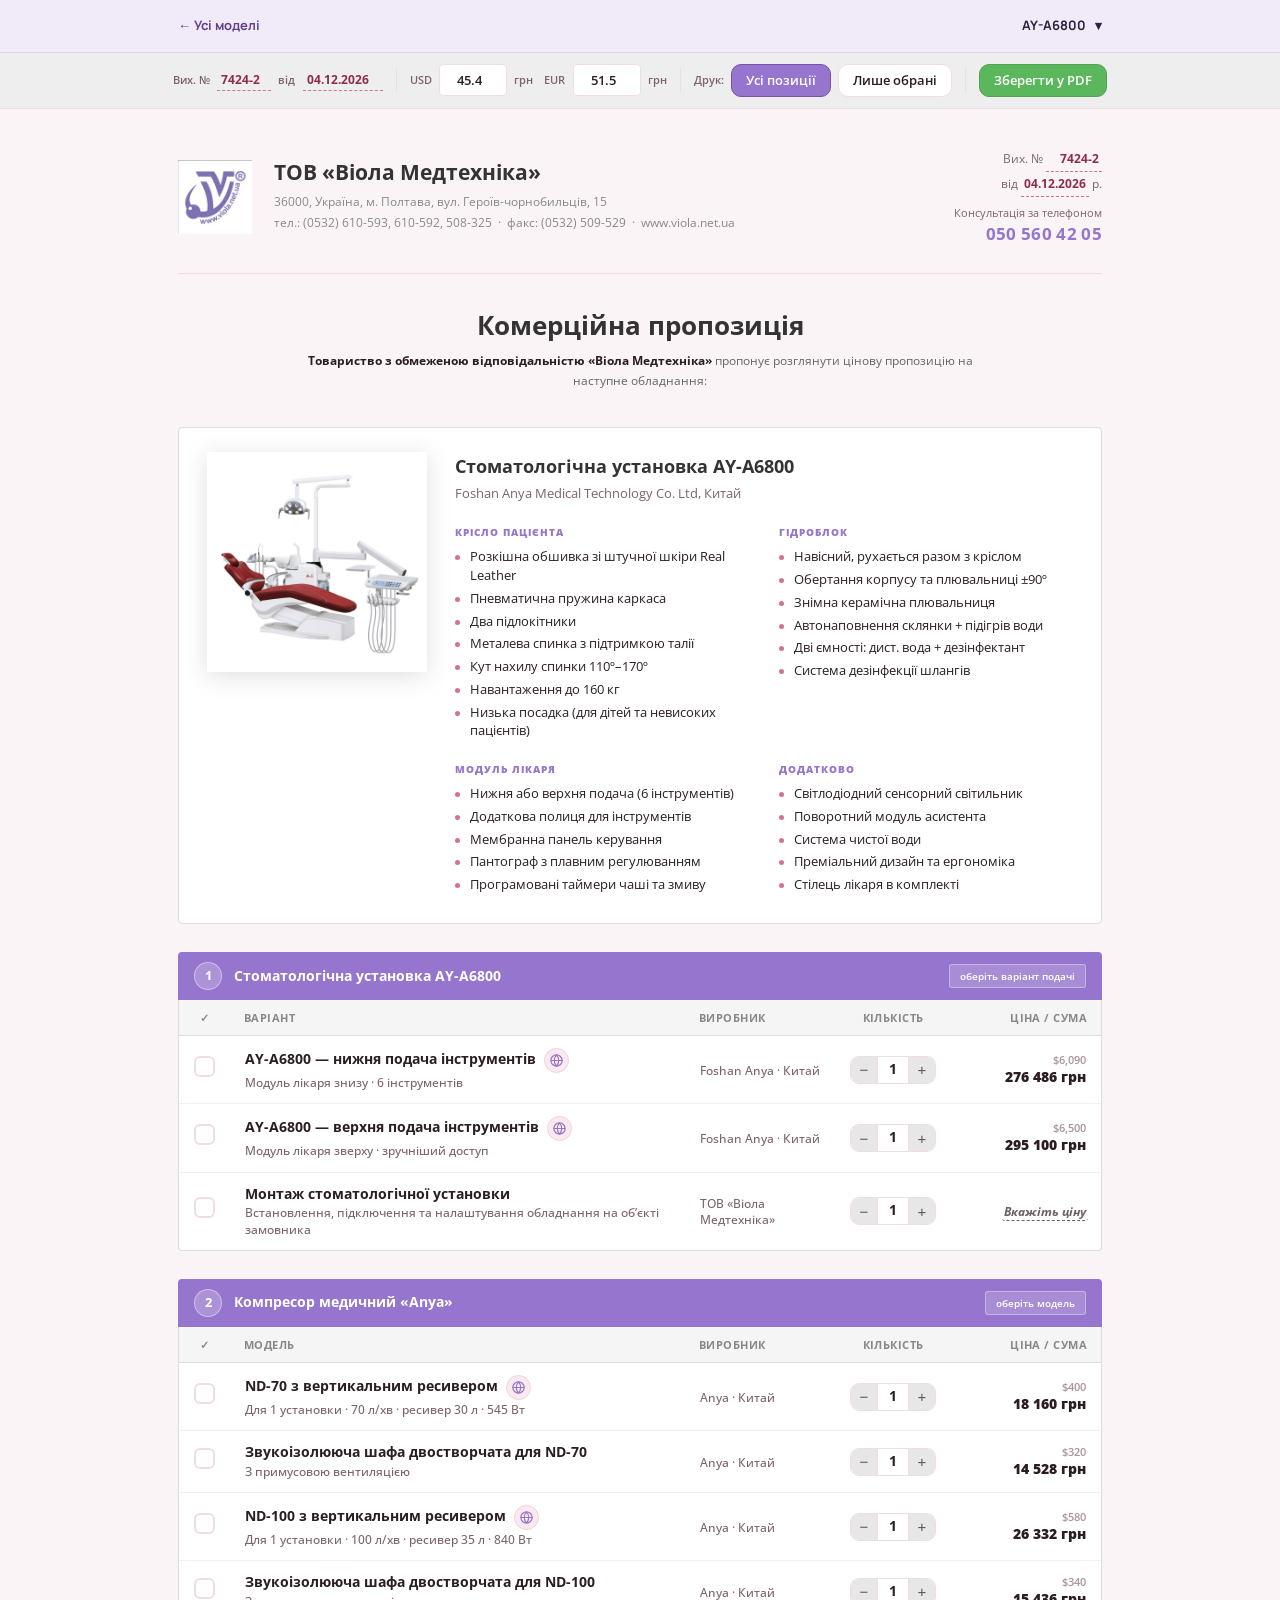
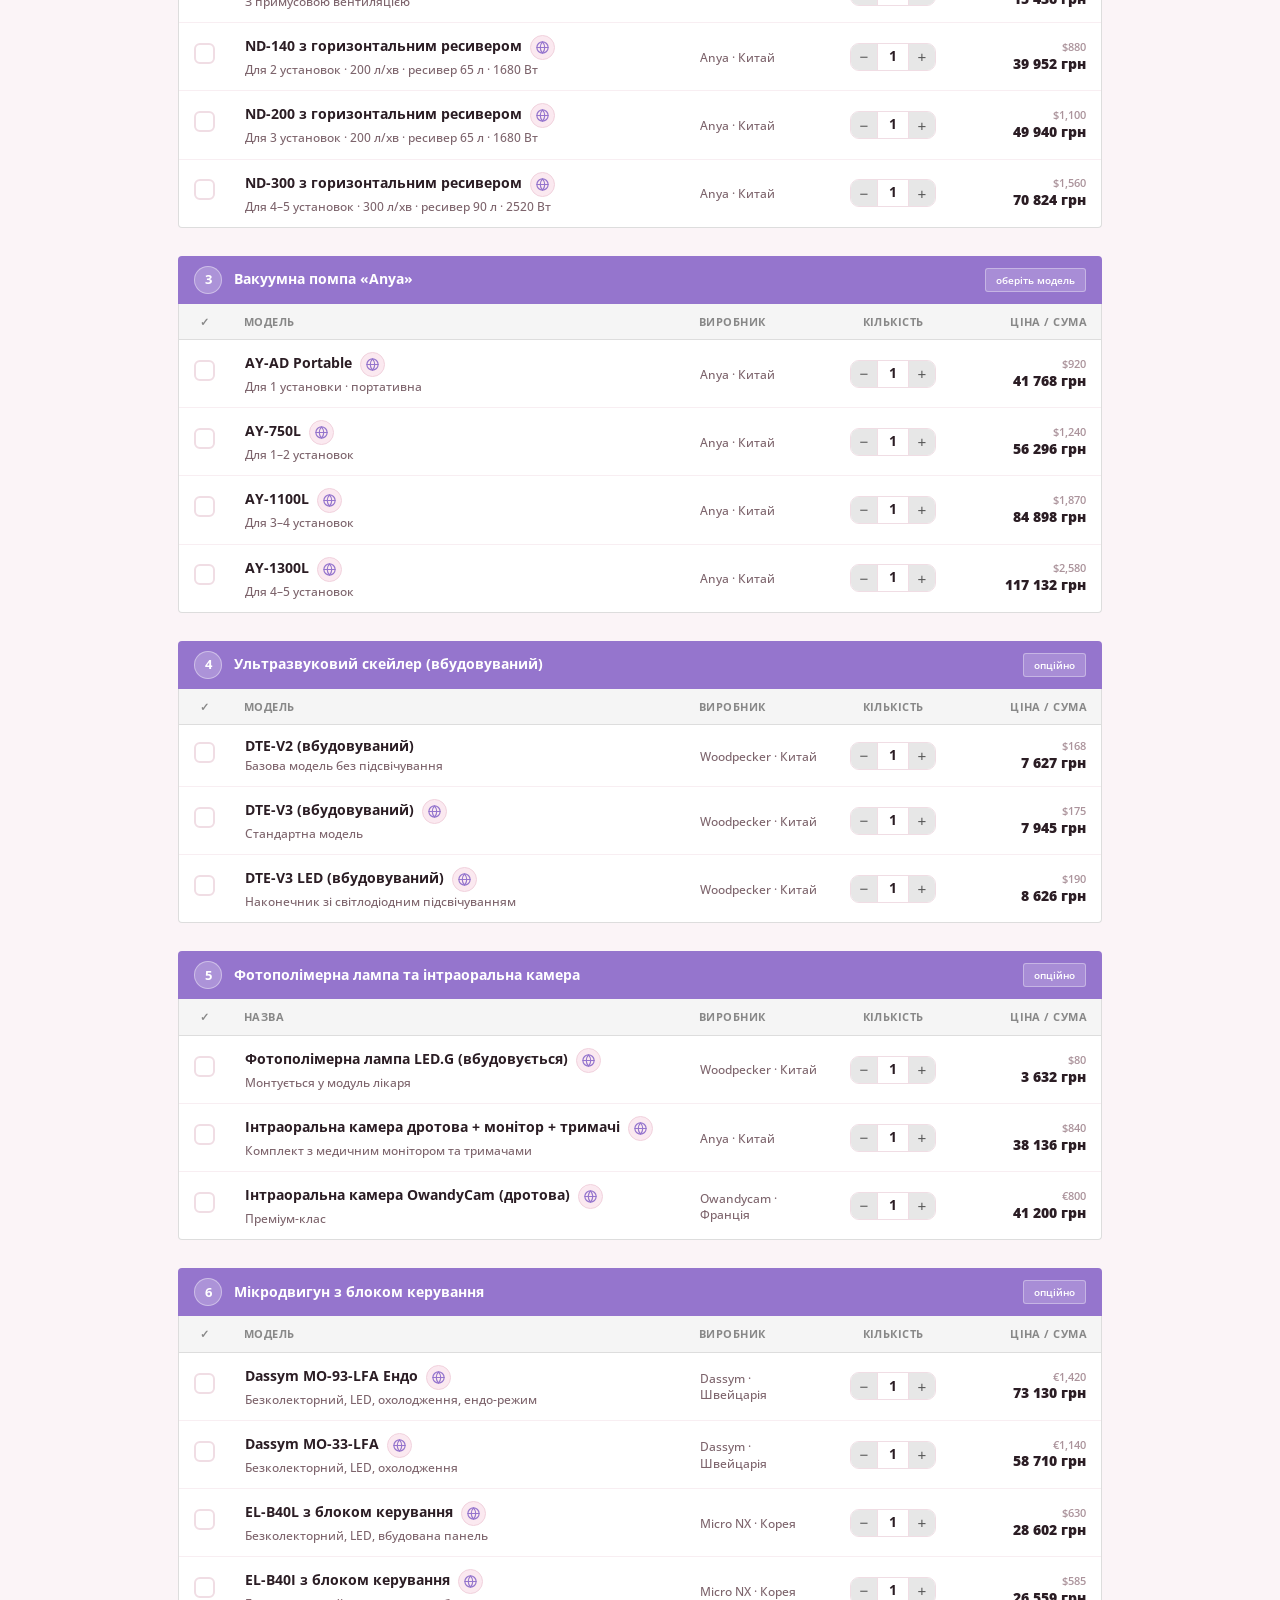
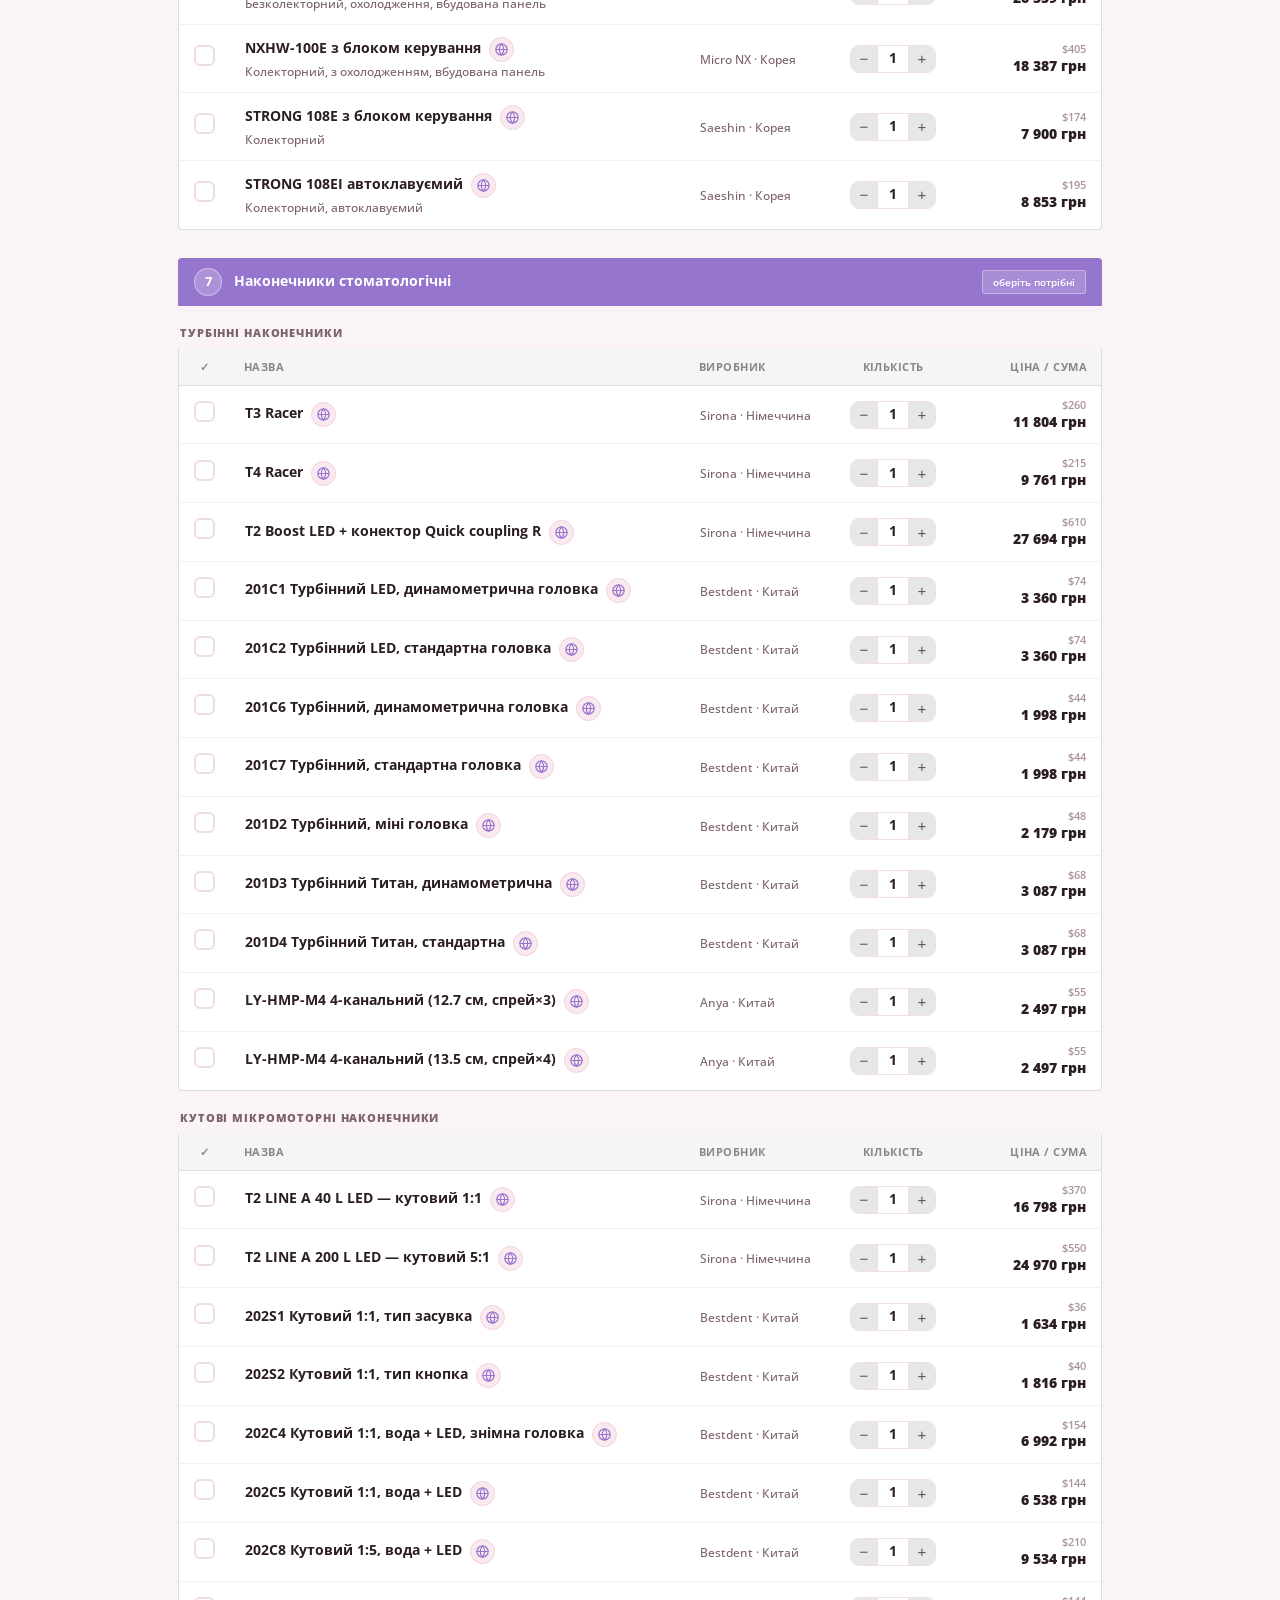
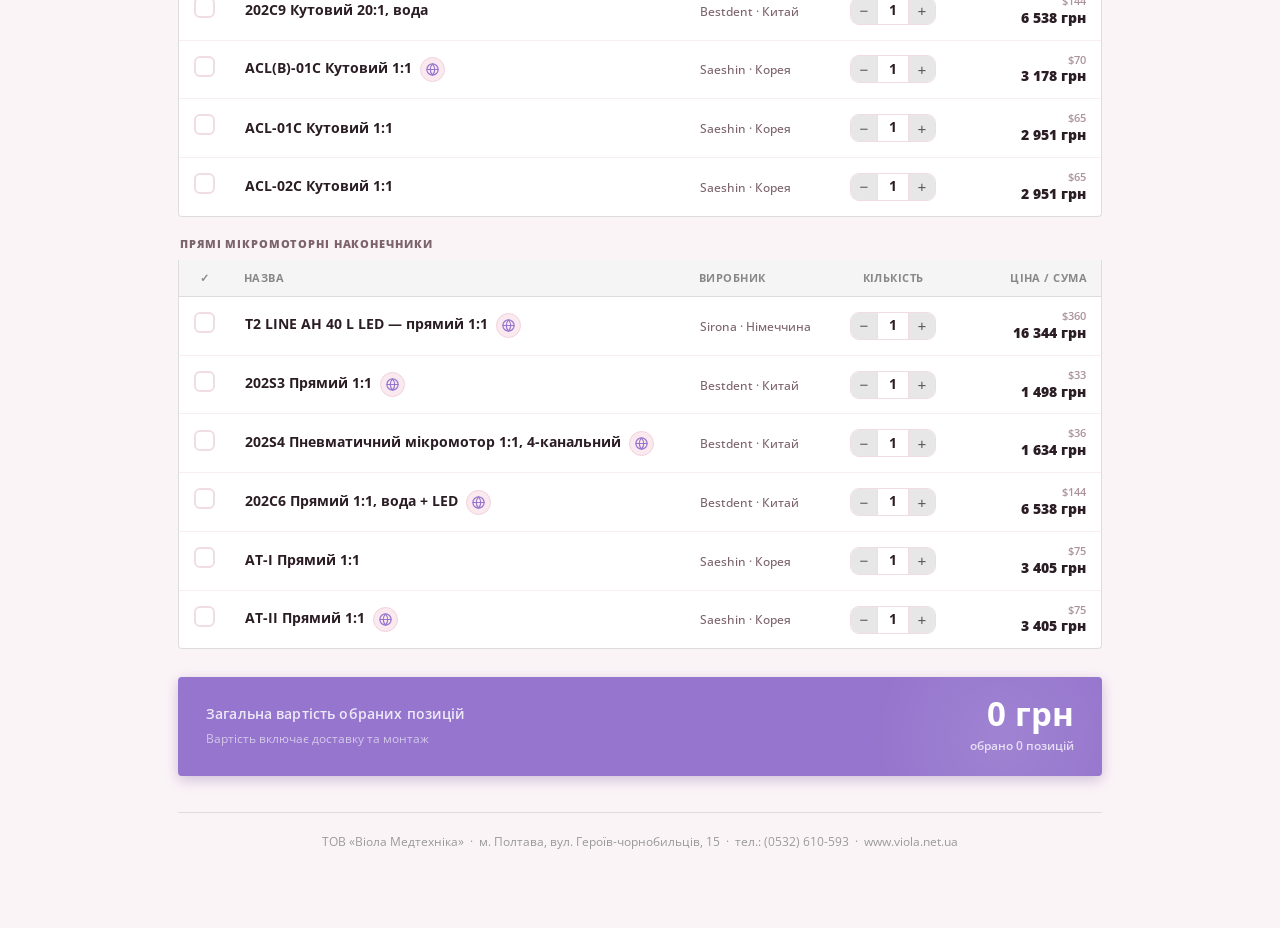
<file: ay-a6800/index.html>
<!DOCTYPE html>
<html lang="uk"><head>
<meta charset="UTF-8">
<style id="print-no-hf">@page{margin:0}@media print{html,body{margin:0!important}.page{padding:12mm 13mm!important;-webkit-box-decoration-break:clone;box-decoration-break:clone}.print-note,.print-signature{margin-left:13mm!important;margin-right:13mm!important}}</style>
<meta name="viewport" content="width=device-width, initial-scale=1.0">
<title>Конфігуратор AY-A6800 — Віола Медтехніка</title>
<link rel="preconnect" href="https://fonts.googleapis.com">
<link href="https://fonts.googleapis.com/css2?family=Open+Sans:wght@400;600;700&display=swap" rel="stylesheet">
<link rel="preconnect" href="https://fonts.gstatic.com" crossorigin="">
<style>/* cyrillic-ext */

/* cyrillic */

/* greek */

/* vietnamese */

/* latin-ext */

/* latin */

/* cyrillic-ext */

/* cyrillic */

/* greek */

/* vietnamese */

/* latin-ext */

/* latin */

/* cyrillic-ext */

/* cyrillic */

/* greek */

/* vietnamese */

/* latin-ext */

/* latin */

/* cyrillic-ext */

/* cyrillic */

/* greek */

/* vietnamese */

/* latin-ext */

/* latin */

/* cyrillic-ext */

/* cyrillic */

/* greek */

/* vietnamese */

/* latin-ext */

/* latin */

/* cyrillic-ext */

/* cyrillic */

/* vietnamese */

/* latin-ext */

/* latin */

/* cyrillic-ext */

/* cyrillic */

/* vietnamese */

/* latin-ext */

/* latin */

/* cyrillic-ext */

/* cyrillic */

/* vietnamese */

/* latin-ext */

/* latin */

/* cyrillic-ext */

/* cyrillic */

/* vietnamese */

/* latin-ext */

/* latin */

</style>
<style>
:root{
  --brand:#9575CD;
  --brand-deep:#8e2c4c;
  --brand-mid:#d4738f;
  --brand-soft:#fbe9f0;
  --brand-tint:#fdf5f8;
  --brand-line:#f1d2dd;
  --accent:#1f7a52;
  --accent-deep:#155f3f;
  --accent-soft:#eaf6ef;
  --ink:#2b1d24;
  --muted:#7d646c;
  --faint:#ab939b;
  --paper:#fbf4f7;
  --surface:#ffffff;
  --border:#f0dde4;
  --border-soft:#f8eef2;
  --shadow-sm:0 1px 2px rgba(142,44,76,.05),0 1px 3px rgba(142,44,76,.05);
  --shadow-md:0 6px 22px rgba(142,44,76,.08),0 1px 4px rgba(142,44,76,.05);
  --shadow-lg:0 22px 60px rgba(142,44,76,.16);
  --radius:15px;
  --radius-sm:10px;
}
*,*::before,*::after{box-sizing:border-box;margin:0;padding:0}
html{-webkit-text-size-adjust:100%}
body{font-family:'Open Sans',Arial,sans-serif;background:var(--paper);color:var(--ink);font-size:13px;line-height:1.6;-webkit-font-smoothing:antialiased;text-rendering:optimizeLegibility}
.page{max-width:980px;margin:0 auto;padding:0 28px 76px}

/* TOOLBAR */
.toolbar{
  position:sticky;top:0;z-index:100;
  background:#EEEEEE;
  
  border-bottom:1px solid var(--border);
  padding:11px 20px;
  display:flex;align-items:center;justify-content:center;gap:9px;flex-wrap:wrap;
  margin:0 -28px 0;
}
.tb-group{display:flex;align-items:center;gap:7px}
.tb-sep{width:1px;height:24px;background:var(--border);margin:0 4px}
.tb-lbl{font-size:11px;font-weight:600;color:var(--muted);white-space:nowrap;letter-spacing:.01em}
.tb-inp{width:68px;padding:6px 9px;border:1px solid var(--border);border-radius:4px;font-size:13px;font-weight:600;font-family:'Open Sans',Arial,sans-serif;text-align:right;background:var(--surface);color:var(--ink);transition:border-color .15s,box-shadow .15s}
.tb-inp:focus{outline:none;border-color:var(--brand);box-shadow:0 0 0 3px var(--brand-soft)}
.tb-btn{display:inline-flex;align-items:center;gap:6px;padding:7px 14px;border-radius:10px;border:1px solid var(--border);font-size:12.5px;font-weight:600;font-family:'Open Sans',Arial,sans-serif;cursor:pointer;transition:all .15s;background:var(--surface);color:var(--ink);white-space:nowrap}
.tb-btn:hover{background:#f0eaf9;border-color:#ab8ed8;color:#7c4fa8}
.tb-btn.active{color:#fff;background:#9575CD;border-color:#7c4fa8}
.tb-btn.active:hover{background:#7c4fa8;color:#fff}
.tb-btn.green{color:#fff;background:#5bb75b;border-color:#51a351}
.tb-btn.green:hover{background:#51a351}
.tb-btn svg{width:14px;height:14px;stroke:currentColor;fill:none;stroke-width:2;stroke-linecap:round;stroke-linejoin:round}
.tb-editable{display:inline-block;min-width:54px;border-bottom:1px dashed var(--brand-mid);padding:1px 4px;font-size:12px;font-weight:700;color:var(--brand-deep);cursor:text;outline:none;transition:all .15s}
.tb-editable:focus{border-bottom-style:solid;background:var(--brand-soft);border-radius:4px}

/* MODAL */
.modal-overlay{display:none;position:fixed;inset:0;background:rgba(34,18,58,.5);z-index:999;align-items:center;justify-content:center;padding:20px}
.modal-overlay.open{display:flex}
.modal{background:var(--surface);border-radius:6px;padding:34px 36px;max-width:470px;width:100%;box-shadow:var(--shadow-lg);position:relative;animation:modalIn .26s cubic-bezier(.2,.8,.25,1)}
@keyframes modalIn{from{opacity:0;transform:translateY(14px) scale(.985)}to{opacity:1;transform:none}}
.modal-title{font-family:'Open Sans',Arial,sans-serif;font-size:18px;font-weight:700;color:#333;margin-bottom:22px;display:flex;align-items:center;gap:11px}
.modal-step{display:flex;align-items:flex-start;gap:14px;margin-bottom:16px}
.modal-step-num{width:29px;height:29px;background:linear-gradient(135deg,var(--brand-mid),var(--brand));color:#fff;border-radius:9px;font-size:13px;font-weight:700;display:flex;align-items:center;justify-content:center;flex-shrink:0}
.modal-step-text{font-size:13.5px;color:var(--ink);line-height:1.6}
.modal-step-text strong{color:var(--brand-deep);font-weight:700}
.modal-highlight{background:var(--brand-tint);border:1px solid var(--border);border-radius:10px;padding:9px 13px;font-size:12.5px;color:var(--ink);margin-top:7px;font-style:normal}
.modal-actions{display:flex;gap:10px;margin-top:26px;justify-content:flex-end}
.modal-btn{padding:10px 22px;border-radius:4px;border:none;font-size:13.5px;font-weight:600;font-family:'Open Sans',Arial,sans-serif;cursor:pointer;transition:all .15s}
.modal-btn.primary{color:#fff;background:#9575CD;border:1px solid #7c4fa8}
.modal-btn.primary:hover{background:#7c4fa8}
.modal-btn.secondary{color:#666;background:#e7e7e7;border:1px solid #ccc}
.modal-btn.secondary:hover{background:#d5d5d5}
.modal-close{position:absolute;top:16px;right:18px;font-size:17px;cursor:pointer;color:var(--faint);line-height:1;border:none;background:none;width:30px;height:30px;border-radius:8px;transition:all .15s}
.modal-close:hover{color:var(--ink);background:var(--brand-soft)}

/* HEADER */
.kp-header{display:flex;align-items:center;gap:22px;border-bottom:1px solid var(--border);margin:38px 0 28px;padding-bottom:26px}
.logo-img{width:74px;height:74px;object-fit:contain;flex-shrink:0}
.company-name{font-family:'Open Sans',Arial,sans-serif;font-size:21px;font-weight:700;color:#333;line-height:1.2;text-decoration:none}
.company-info{font-size:12px;color:#888;margin-top:6px;line-height:1.75}
.header-right{margin-left:auto;text-align:right}
.doc-num-row{font-size:12px;color:var(--muted);line-height:2}
.doc-editable{display:inline-block;min-width:56px;border-bottom:1px dashed var(--brand-mid);padding:0 3px;color:var(--brand-deep);font-size:12px;font-weight:700;cursor:text;outline:none;transition:all .15s}
.doc-editable:focus{border-bottom-style:solid;background:var(--brand-soft);border-radius:4px}

/* INTRO */
.intro-block{text-align:center;padding:8px 0 36px;max-width:700px;margin:0 auto}
.intro-title{font-family:'Open Sans',Arial,sans-serif;font-size:26px;font-weight:700;margin-bottom:10px;color:#333;line-height:1.2}
.intro-text{font-size:12px;color:#666;line-height:1.7}
.intro-text strong{color:var(--ink);font-weight:700}

/* CHAIR HERO */
.chair-hero{display:flex;align-items:flex-start;gap:28px;background:#fff;border:1px solid #ddd;border-radius:4px;padding:24px 28px;margin-bottom:28px;overflow:hidden}

.chair-img{width:220px;height:220px;object-fit:contain;flex-shrink:0;filter:drop-shadow(0 4px 12px rgba(0,0,0,.12))}
.chair-img:hover{transform:none}
.chair-info{flex:1;position:relative}
.chair-info-title{font-family:'Open Sans',Arial,sans-serif;font-size:18px;font-weight:700;color:#333;margin-bottom:3px}
.chair-info-maker{font-size:12.5px;color:var(--muted);margin-bottom:20px}
.chair-specs-grid{display:grid;grid-template-columns:1fr 1fr;gap:16px 30px}
.spec-group{margin-bottom:2px}
.spec-group-title{font-size:10px;font-weight:800;text-transform:uppercase;letter-spacing:.1em;color:#9575CD;margin-bottom:6px}
.spec-list{list-style:none;font-size:12.5px;color:var(--ink);line-height:1.5}
.spec-list li{padding:2px 0 2px 15px;position:relative}
.spec-list li::before{content:'';position:absolute;left:0;top:9px;width:5px;height:5px;border-radius:50%;background:var(--brand-mid)}

/* SECTION */
.section{margin-bottom:28px}
.section-header{display:flex;align-items:center;gap:12px;margin-bottom:0;background:#9575CD;border-radius:4px 4px 0 0;padding:10px 16px;color:#fff}
.section-num{width:28px;height:28px;background:rgba(255,255,255,.22);color:#fff;border-radius:50%;font-size:13px;font-weight:700;display:flex;align-items:center;justify-content:center;flex-shrink:0;border:1px solid rgba(255,255,255,.4)}
.section-title{font-family:'Open Sans',Arial,sans-serif;font-size:14px;font-weight:700;color:#fff;flex:1}
.section-badge{font-size:10px;font-weight:600;padding:3px 10px;border-radius:3px;border:1px solid rgba(255,255,255,.35);color:#fff;background:rgba(255,255,255,.18);white-space:nowrap}

/* TABLE */
.options-table-wrap{background:#fff;border:1px solid #ddd;border-top:none;border-radius:0 0 4px 4px;overflow:hidden;margin-bottom:0}
table.otbl{width:100%;border-collapse:collapse;font-size:13.5px}
table.otbl thead tr{background:#f5f5f5;border-bottom:1px solid #ddd}
table.otbl th{padding:9px 14px;text-align:left;color:#888;font-weight:700;font-size:11px;letter-spacing:.04em;text-transform:uppercase}
table.otbl th.th-c{width:48px;text-align:center}
table.otbl th.th-q{width:108px;text-align:center}
table.otbl th.th-p{width:150px;text-align:right}
table.otbl th.th-maker{width:150px}
table.otbl tbody tr{border-bottom:1px solid var(--border-soft);cursor:pointer;transition:background .12s,box-shadow .12s}
table.otbl tbody tr:last-child{border-bottom:none}
table.otbl tbody tr:hover{background:var(--brand-tint)}
table.otbl tbody tr.row-checked{background:var(--accent-soft);box-shadow:inset 3px 0 0 var(--accent)}
table.otbl tbody tr.row-checked:hover{background:#e2f1e9}
table.otbl td{padding:12px 15px;vertical-align:middle}
table.otbl td.td-c{text-align:center}
table.otbl td.td-q{text-align:center}
table.otbl td.td-p{text-align:right;white-space:nowrap;line-height:1.35}
.opt-name{font-weight:700;color:var(--ink);font-size:13.5px;line-height:1.4}
.opt-sub{font-size:11.5px;color:var(--muted);margin-top:2px;font-weight:500;line-height:1.4}

/* CHECKBOX */
.cb{width:21px;height:21px;border:2px solid var(--border);border-radius:6px;display:inline-flex;align-items:center;justify-content:center;flex-shrink:0;background:var(--surface);transition:all .15s}
table.otbl tbody tr:hover .cb{border-color:var(--brand-mid)}
.cb.on{background:var(--accent);border-color:var(--accent)}
.cb-tick{display:none;color:#fff;font-size:13px;font-weight:800;line-height:1}
.cb.on .cb-tick{display:block}

/* QTY */
.qty-wrap{display:inline-flex;align-items:stretch;border:1px solid var(--border);border-radius:9px;overflow:hidden;background:var(--surface)}
.qty-btn{width:26px;height:26px;border:none;background:#e7e7e7;color:#555;font-size:15px;cursor:pointer;display:inline-flex;align-items:center;justify-content:center;user-select:none;padding:0;line-height:1}
.qty-btn:hover{background:#ddd;color:#333}
.qty-val{min-width:32px;text-align:center;font-weight:700;font-size:13.5px;border-left:1px solid var(--border);border-right:1px solid var(--border);display:flex;align-items:center;justify-content:center}

/* PRICE */
.p-orig{font-size:11px;color:var(--faint);font-weight:600}
.p-uah{font-size:14px;font-weight:800;color:var(--ink)}.p-uah{cursor:pointer;border-bottom:1px dashed transparent;border-radius:3px;padding:0 2px;margin:0 -2px;transition:all .15s}.p-uah:hover{border-bottom-color:currentColor;opacity:.85}.p-placeholder{font-size:12px;font-weight:700;font-style:italic;opacity:.7;border-bottom:1px dashed currentColor}.p-input{width:98px;padding:3px 7px;border:1px solid var(--brand-mid,#d4738f);border-radius:5px;font-size:13px;font-weight:800;text-align:right;font-family:'Open Sans',Arial,sans-serif;color:#2b1d24;background:#fff}.p-input:focus{outline:none;box-shadow:0 0 0 3px rgba(212,115,143,.25)}@media print{.p-input{border:none!important;box-shadow:none!important;background:transparent!important}}
.p-total{font-size:12px;font-weight:700;color:var(--accent-deep);margin-top:1px}
.sub-label{font-size:11px;font-weight:800;text-transform:uppercase;letter-spacing:.08em;color:var(--muted);margin:18px 0 8px 2px}

/* TOTAL */
.total-bar{background:#9575CD;border-radius:4px;padding:20px 28px;display:flex;align-items:center;justify-content:space-between;margin-top:28px;flex-wrap:wrap;gap:16px;box-shadow:0 4px 14px rgba(80,40,130,.25);position:relative;overflow:hidden}
.total-bar::before{content:'';position:absolute;top:-80px;right:-40px;width:280px;height:280px;border-radius:50%;background:radial-gradient(circle,rgba(255,255,255,.1),transparent 68%);pointer-events:none}
.total-label{color:rgba(255,255,255,.84);font-size:13.5px;font-weight:600;letter-spacing:.01em}
.total-note{color:rgba(255,255,255,.6);font-size:11.5px;margin-top:4px}
.total-right{text-align:right;position:relative}
.total-sum{font-family:'Open Sans',Arial,sans-serif;font-size:33px;font-weight:700;color:#fff;line-height:1}
.total-cnt{color:rgba(255,255,255,.74);font-size:12px;margin-top:6px;font-weight:600}
.kp-footer{margin-top:36px;padding-top:18px;border-top:1px solid #ddd;font-size:12px;color:#999;text-align:center;line-height:1.8}

/* SITE LINK ICON */
.opt-link{
  display:inline-flex;align-items:center;justify-content:center;
  width:25px;height:25px;margin-left:8px;border-radius:50%;
  background:var(--brand-soft);border:1px solid var(--brand-line);
  color:var(--brand);text-decoration:none;
  vertical-align:middle;flex-shrink:0;
  transition:all .15s;cursor:pointer;
}
.opt-link:hover{background:var(--brand);color:#fff;border-color:var(--brand);transform:translateY(-1px);box-shadow:0 2px 8px rgba(194,69,107,.28)}
.opt-link svg{width:15px;height:15px;stroke:currentColor;fill:none;stroke-width:1.9;stroke-linecap:round;stroke-linejoin:round}
@media print{.opt-link{display:none!important}}

/* RESPONSIVE */
@media (max-width:760px){
  .page{padding:0 16px 56px}
  .toolbar{gap:7px;padding:10px 14px}
  .kp-header{flex-wrap:wrap;gap:16px;margin-top:24px}
  .header-right{margin-left:0;text-align:left;width:100%}
  .intro-title{font-family:'Open Sans',Arial,sans-serif;font-size:26px;font-weight:700;margin-bottom:10px;color:#333;line-height:1.2}
  .chair-hero{display:flex;align-items:flex-start;gap:28px;background:#fff;border:1px solid #ddd;border-radius:4px;padding:24px 28px;margin-bottom:28px;overflow:hidden}
  .chair-img{width:220px;height:220px;object-fit:contain;flex-shrink:0;filter:drop-shadow(0 4px 12px rgba(0,0,0,.12))}
  .chair-specs-grid{grid-template-columns:1fr;gap:14px}
  .options-table-wrap{background:#fff;border:1px solid #ddd;border-top:none;border-radius:0 0 4px 4px;overflow:hidden;margin-bottom:0}
  table.otbl{min-width:560px}
  .total-sum{font-family:'Open Sans',Arial,sans-serif;font-size:33px;font-weight:700;color:#fff;line-height:1}
}

/* PRINT MODES */
body.print-selected .orow:not(.row-checked){display:none!important}
body.print-selected .section:not(:has(.row-checked)){display:none!important}
body.print-selected .options-table-wrap:not(:has(.row-checked)){display:none!important}
body.print-selected .sub-label{display:none}
body.print-selected .section:has(.row-checked) .sub-label{display:block}

@media print{
  .toolbar,.modal-overlay,.qty-btn,.opt-link{display:none!important}
  *{-webkit-print-color-adjust:exact!important;print-color-adjust:exact!important;color-adjust:exact!important}
  html,body{font-size:15px;background:#fff}
  .page{padding:0;max-width:100%}
  .section{margin-bottom:14px}
  .section-header{background:#f0f0f0!important;color:#000!important;border:1px solid #bbb!important;border-bottom:none!important;border-radius:0!important;break-after:avoid;page-break-after:avoid;margin-bottom:0!important}
  .options-table-wrap{break-before:avoid;page-break-before:avoid;border:1px solid #bbb!important;border-top:none!important;border-radius:0!important;overflow:visible;box-shadow:none!important}
  .section-num{background:#ddd!important;color:#333!important}
  .section-title{color:#000!important;font-size:14px!important}
  .section-badge{display:none!important}
  table.otbl{break-inside:auto;border-collapse:collapse!important;width:100%}
  table.otbl thead{display:table-header-group}
  table.otbl th{border:1px solid #aaa!important;padding:5px 8px!important;background:#f0f0f0!important;font-size:12px!important;text-align:left!important}
  table.otbl th.th-c{width:36px;text-align:center!important}
  table.otbl th.th-q{width:70px;text-align:center!important}
  table.otbl th.th-p{width:130px;text-align:right!important}
  table.otbl th.th-maker{width:120px}
  table.otbl td{border:1px solid #bbb!important;padding:7px 10px!important;vertical-align:middle!important;font-size:15px!important}
  table.otbl td.td-q{text-align:center!important}
  table.otbl td.td-p{text-align:right!important}
  table.otbl tbody tr{break-inside:avoid}
  table.otbl tbody tr.row-checked{background:#f2f9f5!important;box-shadow:none!important}
  table.otbl{counter-reset:print-row}
  table.otbl tbody tr{counter-increment:print-row}
  table.otbl td.td-c{text-align:center!important;font-weight:700;font-size:13px;color:#333}
  table.otbl td.td-c::before{content:counter(print-row)}
  table.otbl td.td-c .cb{display:none!important}
  .qty-wrap{border:none!important;background:transparent!important}
  .qty-val{border:none!important;background:transparent!important;font-weight:700}
  .total-bar{background:#f5f5f5!important;border:2px solid #999!important;border-radius:0!important;box-shadow:none!important;break-inside:avoid;padding:12px 20px!important;margin-top:16px!important}
  .total-bar::before{display:none!important}
  .total-label{color:#000!important;font-weight:700}
  .total-note{color:#555!important}
  .total-cnt{color:#555!important}
  .total-sum{color:#000!important;font-size:24px!important}
  .chair-hero{background:#fff!important;border:1px solid #ccc!important;box-shadow:none!important;break-inside:avoid;flex-direction:row;gap:20px;padding:14px 18px;margin-bottom:16px}
  .chair-img{width:150px;height:150px;filter:none;max-width:150px;flex-shrink:0}
  .chair-info{flex:1}
  .chair-info-title{font-size:17px}
  .chair-specs-grid{grid-template-columns:1fr 1fr;gap:6px 18px}
  .spec-list{font-size:12px}
  .print-signature{display:flex!important;margin-top:24px;padding-top:18px;border-top:1px solid #bbb;break-inside:avoid}
  .print-note{display:block!important}
  .kp-header{flex-wrap:nowrap!important;flex-direction:row!important;align-items:center!important}
  .header-right{margin-left:auto!important;text-align:right!important;width:auto!important}
  .company-info{font-size:12px!important}
  .company-name{font-size:19px!important}
  .hdr-phone-num{color:#000!important;font-size:17px!important}
  .hdr-phone{color:#444!important}
  .kp-footer{display:none!important}
  .kp-header,.intro-block{break-inside:avoid}
  .intro-block{padding-bottom:16px}
  .sub-label{break-after:avoid;margin-top:12px}
}

/* ── ПIДПИС / ПЕЧАТКА ── */
.print-signature{
  display:none;
  align-items:flex-start;
  margin-top:32px;
  padding-top:22px;
  border-top:2px solid var(--border);
}
.sig-col{flex:1}
.sig-label{font-size:11px;font-weight:700;text-transform:uppercase;letter-spacing:.06em;color:var(--muted);margin-bottom:8px}
.sig-company{font-size:13px;font-weight:600;color:var(--ink);margin-bottom:10px}
.sig-line-wrap{margin-top:44px}
.sig-line{font-size:11.5px;color:var(--ink);border-bottom:1px solid #aaa;padding-bottom:2px;margin-bottom:4px;width:340px}
.sig-hint{font-size:9.5px;color:var(--faint);display:flex;justify-content:space-between;width:340px}

/* ── ПРИМIТКА ПРИ ДРУКУ ── */
.print-note{
  display:none;
  margin-top:18px;
  padding:12px 16px;
  border-left:3px solid #bbb;
  font-size:10.5px;
  color:#555;
  line-height:1.65;
  background:#fafafa;
}

/* ── ТЕЛЕФОН В ШАПЦI ── */
.hdr-phone{font-size:11px;color:var(--muted);margin-top:8px;line-height:1.5;text-align:right}
.hdr-phone-num{font-size:17px;font-weight:700;color:var(--brand);letter-spacing:.02em;white-space:nowrap}
</style>
<link rel="stylesheet" href="../assets/fonts.css">
<link rel="stylesheet" href="../assets/model-nav.css">
</head>
<body>
<nav class="viola-model-nav" aria-label="Навігація конфігураторів"><a href="../catalog/">← Усі моделі</a><details><summary>AY-A6800 &nbsp; ▾</summary><ul><li><a href="../">AY-A1000</a></li><li><a href="../ay-215b3/">AY-215B3</a></li><li><a href="../ay-215c1/">AY-215C1</a></li><li><a href="../ay-215c2/">AY-215C2</a></li><li><a href="../ay-a3600/">AY-A3600</a></li><li><a aria-current="page" href="../ay-a6800/">AY-A6800</a></li><li><a href="../ss-kiss-m1/">SS KISS M1</a></li><li><a href="../ss-kiss-m4/">SS KISS M4</a></li></ul></details></nav>





<!-- PDF INSTRUCTION MODAL -->
<div class="modal-overlay" id="pdfModal">
  <div class="modal">
    <button class="modal-close" onclick="closeModal()">✕</button>
    <div class="modal-title">Як зберегти КП у PDF</div>
    <div class="modal-step">
      <div class="modal-step-num">1</div>
      <div class="modal-step-text">Натисніть <strong>«Продовжити»</strong> — відкриється вікно друку браузера</div>
    </div>
    <div class="modal-step">
      <div class="modal-step-num">2</div>
      <div class="modal-step-text">
        Знайдіть поле <strong>«Принтер»</strong> (або <strong>«Destination»</strong>) — там буде вказана назва вашого принтера.<br>
        <div class="modal-highlight">💡 Натисніть на назву принтера і оберіть <strong>«Зберегти як PDF»</strong> (або <strong>«Save as PDF»</strong>)</div>
      </div>
    </div>
    <div class="modal-step">
      <div class="modal-step-num">3</div>
      <div class="modal-step-text">Натисніть <strong>«Зберегти»</strong> і оберіть папку для збереження файлу</div>
    </div>
    <div class="modal-step">
      <div class="modal-step-num">4</div>
      <div class="modal-step-text">
        Рекомендовані налаштування:<br>
        <div class="modal-highlight">Орієнтація: <strong>Книжна</strong> &nbsp;·&nbsp; Поля: <strong>Мінімальні</strong> &nbsp;·&nbsp; Масштаб: <strong>100%</strong></div>
      </div>
    </div>
    <div class="modal-actions">
      <button class="modal-btn secondary" onclick="closeModal()">Скасувати</button>
      <button class="modal-btn primary" onclick="closeModal(); window.print()">Продовжити →</button>
    </div>
  </div>
</div>

<!-- STICKY TOOLBAR -->
<div class="toolbar">
  <div class="tb-group">
    <span class="tb-lbl">Вих. №</span>
    <span class="tb-editable" id="tb-docnum" contenteditable="true" spellcheck="false"></span>
    <span class="tb-lbl">від</span>
    <span class="tb-editable" id="tb-docdate" contenteditable="true" spellcheck="false" style="min-width:80px"></span>
  </div>
  <div class="tb-sep"></div>
  <div class="tb-group">
    <span class="tb-lbl">USD</span>
    <input type="number" class="tb-inp" id="usd" value="45.4" min="1" step="0.1">
    <span class="tb-lbl">грн</span>
    <span class="tb-lbl" style="margin-left:4px">EUR</span>
    <input type="number" class="tb-inp" id="eur" value="51.5" min="1" step="0.1">
    <span class="tb-lbl">грн</span>
  </div>
  <div class="tb-sep"></div>
  <div class="tb-group">
    <span class="tb-lbl">Друк:</span>
    <button class="tb-btn active" id="mode-all" onclick="setMode('all')">Усі позиції</button>
    <button class="tb-btn" id="mode-sel" onclick="setMode('selected')">Лише обрані</button>
  </div>
  <div class="tb-sep"></div>
  <div class="tb-group">
    <button class="tb-btn green" onclick="openModal()">Зберегти у PDF</button>
  </div>
</div>

<div class="page">

  <!-- HEADER -->
  <header class="kp-header">
    <img class="logo-img" src="../assets/2054f9255b46bcc3e752.jpg" alt="Логотип Віола Медтехніка">
    <div>
      <div class="company-name">ТОВ «Віола Медтехніка»</div>
      <div class="company-info">
        36000, Україна, м. Полтава, вул. Героїв-чорнобильців, 15<br>
        тел.: (0532) 610-593, 610-592, 508-325 &nbsp;·&nbsp; факс: (0532) 509-529 &nbsp;·&nbsp; www.viola.net.ua
      </div>
    </div>
    <div class="header-right">
      <div class="doc-num-row">Вих. № <span class="doc-editable" id="hdr-docnum" contenteditable="true" spellcheck="false"></span></div>
      <div class="doc-num-row">від <span class="doc-editable" id="hdr-docdate" contenteditable="true" spellcheck="false"></span> р.</div>
      <div class="hdr-phone">Консультацiя за телефоном<br><span class="hdr-phone-num">050 560 42 05</span></div>
    </div>
  </header>

  <!-- INTRO -->
  <div class="intro-block">
    <div class="intro-title">Комерційна пропозиція</div>
    <div class="intro-text">
      <strong>Товариство з обмеженою відповідальністю «Віола Медтехніка»</strong> пропонує розглянути цінову пропозицію на наступне обладнання:
    </div>
  </div>

  <!-- CHAIR HERO -->
  <div class="chair-hero">
    <img class="chair-img" src="../assets/0c500ff937444dccc411.png" alt="Стоматологічна установка AY-A6800">
    <div class="chair-info" style="flex:1">
      <div class="chair-info-title">Стоматологічна установка AY-A6800</div>
      <div class="chair-info-maker">Foshan Anya Medical Technology Co. Ltd, Китай</div>
      <div class="chair-specs-grid">
        <div class="spec-group">
          <div class="spec-group-title">Крісло пацієнта</div>
          <ul class="spec-list">
            <li>Розкішна обшивка зі штучної шкіри Real Leather</li>
            <li>Пневматична пружина каркаса</li>
            <li>Два підлокітники</li>
            <li>Металева спинка з підтримкою талії</li>
            <li>Кут нахилу спинки 110º–170º</li>
            <li>Навантаження до 160 кг</li>
            <li>Низька посадка (для дітей та невисоких пацієнтів)</li>
          </ul>
        </div>
        <div class="spec-group">
          <div class="spec-group-title">Гідроблок</div>
          <ul class="spec-list">
            <li>Навісний, рухається разом з кріслом</li>
            <li>Обертання корпусу та плювальниці ±90º</li>
            <li>Знімна керамічна плювальниця</li>
            <li>Автонаповнення склянки + підігрів води</li>
            <li>Дві ємності: дист. вода + дезінфектант</li>
            <li>Система дезінфекції шлангів</li>
          </ul>
        </div>
        <div class="spec-group">
          <div class="spec-group-title">Модуль лікаря</div>
          <ul class="spec-list">
            <li>Нижня або верхня подача (6 інструментів)</li>
            <li>Додаткова полиця для інструментів</li>
            <li>Мембранна панель керування</li>
            <li>Пантограф з плавним регулюванням</li>
            <li>Програмовані таймери чаші та змиву</li>
          </ul>
        </div>
        <div class="spec-group">
          <div class="spec-group-title">Додатково</div>
          <ul class="spec-list">
            <li>Світлодіодний сенсорний світильник</li>
            <li>Поворотний модуль асистента</li>
            <li>Система чистої води</li>
            <li>Преміальний дизайн та ергономіка</li>
                      <li>Стілець лікаря в комплекті</li>
          </ul>
        </div>
      </div>
    </div>
  </div>

  <!-- SECTION 1 -->
  <div class="section">
    <div class="section-header">
      <div class="section-num">1</div>
      <div class="section-title">Стоматологічна установка AY-A6800</div>
      <span class="section-badge">оберіть варіант подачі</span>
    </div>
    <div class="options-table-wrap">
      <table class="otbl">
        <thead><tr><th class="th-c">✓</th><th>Варіант</th><th class="th-maker">Виробник</th><th class="th-q">Кількість</th><th class="th-p">Ціна / Сума</th></tr></thead>
        <tbody>
          <tr class="orow" data-usd="6090" data-url="https://viola.net.ua/ua/obladnanya-uk/stomatologichne-obladnannya/stomat-ustanovki-anya/%D1%81%D1%82%D0%BE%D0%BC%D0%B0%D1%82%D0%BE%D0%BB%D0%BE%D0%B3%D1%96%D1%87%D0%BD%D0%B0-%D1%83%D1%81%D1%82%D0%B0%D0%BD%D0%BE%D0%B2%D0%BA%D0%B0-ay-a6800"><td class="td-c"><div class="cb" onclick="tog(this)"><span class="cb-tick">✓</span></div></td><td><div class="opt-name">AY-A6800 — нижня подача інструментів</div><div class="opt-sub">Модуль лікаря знизу · 6 інструментів</div></td><td><div class="opt-sub">Foshan Anya · Китай</div></td><td class="td-q"><div class="qty-wrap"><button class="qty-btn" onclick="chq(this,-1)">−</button><span class="qty-val">1</span><button class="qty-btn" onclick="chq(this,1)">+</button></div></td><td class="td-p" data-usd="6090"></td></tr>
          <tr class="orow" data-usd="6500" data-url="https://viola.net.ua/ua/obladnanya-uk/stomatologichne-obladnannya/stomat-ustanovki-anya/%D1%81%D1%82%D0%BE%D0%BC%D0%B0%D1%82%D0%BE%D0%BB%D0%BE%D0%B3%D1%96%D1%87%D0%BD%D0%B0-%D1%83%D1%81%D1%82%D0%B0%D0%BD%D0%BE%D0%B2%D0%BA%D0%B0-ay-a6800"><td class="td-c"><div class="cb" onclick="tog(this)"><span class="cb-tick">✓</span></div></td><td><div class="opt-name">AY-A6800 — верхня подача інструментів</div><div class="opt-sub">Модуль лікаря зверху · зручніший доступ</div></td><td><div class="opt-sub">Foshan Anya · Китай</div></td><td class="td-q"><div class="qty-wrap"><button class="qty-btn" onclick="chq(this,-1)">−</button><span class="qty-val">1</span><button class="qty-btn" onclick="chq(this,1)">+</button></div></td><td class="td-p" data-usd="6500"></td></tr>
        <tr class="orow manual-row" data-manual="1"><td class="td-c"><div class="cb" onclick="tog(this)"><span class="cb-tick">✓</span></div></td><td><div class="opt-name">Монтаж стоматологічної установки</div><div class="opt-sub">Встановлення, підключення та налаштування обладнання на об’єкті замовника</div></td><td><div class="opt-sub">ТОВ «Віола Медтехніка»</div></td><td class="td-q"><div class="qty-wrap"><button class="qty-btn" onclick="chq(this,-1)">−</button><span class="qty-val">1</span><button class="qty-btn" onclick="chq(this,1)">+</button></div></td><td class="td-p"></td></tr></tbody>
      </table>
    </div>
  </div>

  <!-- SECTION 2 -->
  <div class="section">
    <div class="section-header">
      <div class="section-num">2</div>
      <div class="section-title">Компресор медичний «Anya»</div>
      <span class="section-badge">оберіть модель</span>
    </div>
    <div class="options-table-wrap">
      <table class="otbl">
        <thead><tr><th class="th-c">✓</th><th>Модель</th><th class="th-maker">Виробник</th><th class="th-q">Кількість</th><th class="th-p">Ціна / Сума</th></tr></thead>
        <tbody>
          <tr class="orow" data-usd="400" data-url="https://viola.net.ua/ua/obladnanya-uk/stomatologichne-obladnannya/stomatologichni-kompresori/anya/%D0%BA%D0%BE%D0%BC%D0%BF%D1%80%D0%B5%D1%81%D0%BE%D1%80-%D1%81%D1%82%D0%BE%D0%BC%D0%B0%D1%82%D0%BE%D0%BB%D0%BE%D0%B3%D1%96%D1%87%D0%BD%D0%B8%D0%B9-nd-70"><td class="td-c"><div class="cb" onclick="tog(this)"><span class="cb-tick">✓</span></div></td><td><div class="opt-name">ND-70 з вертикальним ресивером</div><div class="opt-sub">Для 1 установки · 70 л/хв · ресивер 30 л · 545 Вт</div></td><td><div class="opt-sub">Anya · Китай</div></td><td class="td-q"><div class="qty-wrap"><button class="qty-btn" onclick="chq(this,-1)">−</button><span class="qty-val">1</span><button class="qty-btn" onclick="chq(this,1)">+</button></div></td><td class="td-p" data-usd="400"></td></tr>
          <tr class="orow" data-usd="320"><td class="td-c"><div class="cb" onclick="tog(this)"><span class="cb-tick">✓</span></div></td><td><div class="opt-name">Звукоізолююча шафа двостворчата для ND-70</div><div class="opt-sub">З примусовою вентиляцією</div></td><td><div class="opt-sub">Anya · Китай</div></td><td class="td-q"><div class="qty-wrap"><button class="qty-btn" onclick="chq(this,-1)">−</button><span class="qty-val">1</span><button class="qty-btn" onclick="chq(this,1)">+</button></div></td><td class="td-p" data-usd="320"></td></tr>
          <tr class="orow" data-usd="580" data-url="https://viola.net.ua/ua/obladnanya-uk/stomatologichne-obladnannya/stomatologichni-kompresori/anya/%D0%BA%D0%BE%D0%BC%D0%BF%D1%80%D0%B5%D1%81%D0%BE%D1%80-%D1%81%D1%82%D0%BE%D0%BC%D0%B0%D1%82%D0%BE%D0%BB%D0%BE%D0%B3%D1%96%D1%87%D0%BD%D0%B8%D0%B9-nd-100"><td class="td-c"><div class="cb" onclick="tog(this)"><span class="cb-tick">✓</span></div></td><td><div class="opt-name">ND-100 з вертикальним ресивером</div><div class="opt-sub">Для 1 установки · 100 л/хв · ресивер 35 л · 840 Вт</div></td><td><div class="opt-sub">Anya · Китай</div></td><td class="td-q"><div class="qty-wrap"><button class="qty-btn" onclick="chq(this,-1)">−</button><span class="qty-val">1</span><button class="qty-btn" onclick="chq(this,1)">+</button></div></td><td class="td-p" data-usd="580"></td></tr>
          <tr class="orow" data-usd="340"><td class="td-c"><div class="cb" onclick="tog(this)"><span class="cb-tick">✓</span></div></td><td><div class="opt-name">Звукоізолююча шафа двостворчата для ND-100</div><div class="opt-sub">З примусовою вентиляцією</div></td><td><div class="opt-sub">Anya · Китай</div></td><td class="td-q"><div class="qty-wrap"><button class="qty-btn" onclick="chq(this,-1)">−</button><span class="qty-val">1</span><button class="qty-btn" onclick="chq(this,1)">+</button></div></td><td class="td-p" data-usd="340"></td></tr>
          <tr class="orow" data-usd="880" data-url="https://viola.net.ua/ua/obladnanya-uk/stomatologichne-obladnannya/stomatologichni-kompresori/anya/%D0%BA%D0%BE%D0%BC%D0%BF%D1%80%D0%B5%D1%81%D0%BE%D1%80-%D1%81%D1%82%D0%BE%D0%BC%D0%B0%D1%82%D0%BE%D0%BB%D0%BE%D0%B3%D1%96%D1%87%D0%BD%D0%B8%D0%B9-nd-140"><td class="td-c"><div class="cb" onclick="tog(this)"><span class="cb-tick">✓</span></div></td><td><div class="opt-name">ND-140 з горизонтальним ресивером</div><div class="opt-sub">Для 2 установок · 200 л/хв · ресивер 65 л · 1680 Вт</div></td><td><div class="opt-sub">Anya · Китай</div></td><td class="td-q"><div class="qty-wrap"><button class="qty-btn" onclick="chq(this,-1)">−</button><span class="qty-val">1</span><button class="qty-btn" onclick="chq(this,1)">+</button></div></td><td class="td-p" data-usd="880"></td></tr>
          <tr class="orow" data-usd="1100" data-url="https://viola.net.ua/ua/obladnanya-uk/stomatologichne-obladnannya/stomatologichni-kompresori/anya/%D0%BA%D0%BE%D0%BC%D0%BF%D1%80%D0%B5%D1%81%D0%BE%D1%80-%D1%81%D1%82%D0%BE%D0%BC%D0%B0%D1%82%D0%BE%D0%BB%D0%BE%D0%B3%D1%96%D1%87%D0%BD%D0%B8%D0%B9-nd-200"><td class="td-c"><div class="cb" onclick="tog(this)"><span class="cb-tick">✓</span></div></td><td><div class="opt-name">ND-200 з горизонтальним ресивером</div><div class="opt-sub">Для 3 установок · 200 л/хв · ресивер 65 л · 1680 Вт</div></td><td><div class="opt-sub">Anya · Китай</div></td><td class="td-q"><div class="qty-wrap"><button class="qty-btn" onclick="chq(this,-1)">−</button><span class="qty-val">1</span><button class="qty-btn" onclick="chq(this,1)">+</button></div></td><td class="td-p" data-usd="1100"></td></tr>
          <tr class="orow" data-usd="1560" data-url="https://viola.net.ua/ua/obladnanya-uk/stomatologichne-obladnannya/stomatologichni-kompresori/anya/%D0%BA%D0%BE%D0%BC%D0%BF%D1%80%D0%B5%D1%81%D0%BE%D1%80-%D1%81%D1%82%D0%BE%D0%BC%D0%B0%D1%82%D0%BE%D0%BB%D0%BE%D0%B3%D1%96%D1%87%D0%BD%D0%B8%D0%B9-nd-300"><td class="td-c"><div class="cb" onclick="tog(this)"><span class="cb-tick">✓</span></div></td><td><div class="opt-name">ND-300 з горизонтальним ресивером</div><div class="opt-sub">Для 4–5 установок · 300 л/хв · ресивер 90 л · 2520 Вт</div></td><td><div class="opt-sub">Anya · Китай</div></td><td class="td-q"><div class="qty-wrap"><button class="qty-btn" onclick="chq(this,-1)">−</button><span class="qty-val">1</span><button class="qty-btn" onclick="chq(this,1)">+</button></div></td><td class="td-p" data-usd="1560"></td></tr>
        </tbody>
      </table>
    </div>
  </div>

  <!-- SECTION 3 -->
  <div class="section">
    <div class="section-header">
      <div class="section-num">3</div>
      <div class="section-title">Вакуумна помпа «Anya»</div>
      <span class="section-badge">оберіть модель</span>
    </div>
    <div class="options-table-wrap">
      <table class="otbl">
        <thead><tr><th class="th-c">✓</th><th>Модель</th><th class="th-maker">Виробник</th><th class="th-q">Кількість</th><th class="th-p">Ціна / Сума</th></tr></thead>
        <tbody>
          <tr class="orow" data-usd="920" data-url="https://viola.net.ua/ua/obladnanya-uk/stomatologichne-obladnannya/stomatologichni-kompresori/vakuumni-pompi-anya/%D0%BF%D0%BE%D1%80%D1%82%D0%B0%D1%82%D0%B8%D0%B2%D0%BD%D0%B8%D0%B9-ay-ad"><td class="td-c"><div class="cb" onclick="tog(this)"><span class="cb-tick">✓</span></div></td><td><div class="opt-name">AY-AD Portable</div><div class="opt-sub">Для 1 установки · портативна</div></td><td><div class="opt-sub">Anya · Китай</div></td><td class="td-q"><div class="qty-wrap"><button class="qty-btn" onclick="chq(this,-1)">−</button><span class="qty-val">1</span><button class="qty-btn" onclick="chq(this,1)">+</button></div></td><td class="td-p" data-usd="920"></td></tr>
          <tr class="orow" data-usd="1240" data-url="https://viola.net.ua/ua/obladnanya-uk/stomatologichne-obladnannya/stomatologichni-kompresori/vakuumni-pompi-anya/%D0%B2%D0%B0%D0%BA%D1%83%D1%83%D0%BC%D0%BD%D0%B0-%D0%BF%D0%BE%D0%BC%D0%BF%D0%B0-ay-ad750l"><td class="td-c"><div class="cb" onclick="tog(this)"><span class="cb-tick">✓</span></div></td><td><div class="opt-name">AY-750L</div><div class="opt-sub">Для 1–2 установок</div></td><td><div class="opt-sub">Anya · Китай</div></td><td class="td-q"><div class="qty-wrap"><button class="qty-btn" onclick="chq(this,-1)">−</button><span class="qty-val">1</span><button class="qty-btn" onclick="chq(this,1)">+</button></div></td><td class="td-p" data-usd="1240"></td></tr>
          <tr class="orow" data-usd="1870" data-url="https://viola.net.ua/ua/obladnanya-uk/stomatologichne-obladnannya/stomatologichni-kompresori/vakuumni-pompi-anya/%D0%B2%D0%B0%D0%BA%D1%83%D1%83%D0%BC%D0%BD%D0%B0-%D0%BF%D0%BE%D0%BC%D0%BF%D0%B0-ay-ad1100l"><td class="td-c"><div class="cb" onclick="tog(this)"><span class="cb-tick">✓</span></div></td><td><div class="opt-name">AY-1100L</div><div class="opt-sub">Для 3–4 установок</div></td><td><div class="opt-sub">Anya · Китай</div></td><td class="td-q"><div class="qty-wrap"><button class="qty-btn" onclick="chq(this,-1)">−</button><span class="qty-val">1</span><button class="qty-btn" onclick="chq(this,1)">+</button></div></td><td class="td-p" data-usd="1870"></td></tr>
          <tr class="orow" data-usd="2580" data-url="https://viola.net.ua/ua/obladnanya-uk/stomatologichne-obladnannya/stomatologichni-kompresori/vakuumni-pompi-anya/%D0%B2%D0%B0%D0%BA%D1%83%D1%83%D0%BC%D0%BD%D0%B0-%D0%BF%D0%BE%D0%BC%D0%BF%D0%B0-ay-ad1300l"><td class="td-c"><div class="cb" onclick="tog(this)"><span class="cb-tick">✓</span></div></td><td><div class="opt-name">AY-1300L</div><div class="opt-sub">Для 4–5 установок</div></td><td><div class="opt-sub">Anya · Китай</div></td><td class="td-q"><div class="qty-wrap"><button class="qty-btn" onclick="chq(this,-1)">−</button><span class="qty-val">1</span><button class="qty-btn" onclick="chq(this,1)">+</button></div></td><td class="td-p" data-usd="2580"></td></tr>
        </tbody>
      </table>
    </div>
  </div>

  <!-- SECTION 4 -->
  <div class="section">
    <div class="section-header">
      <div class="section-num">4</div>
      <div class="section-title">Ультразвуковий скейлер (вбудовуваний)</div>
      <span class="section-badge">опційно</span>
    </div>
    <div class="options-table-wrap">
      <table class="otbl">
        <thead><tr><th class="th-c">✓</th><th>Модель</th><th class="th-maker">Виробник</th><th class="th-q">Кількість</th><th class="th-p">Ціна / Сума</th></tr></thead>
        <tbody>
          <tr class="orow" data-usd="168"><td class="td-c"><div class="cb" onclick="tog(this)"><span class="cb-tick">✓</span></div></td><td><div class="opt-name">DTE-V2 (вбудовуваний)</div><div class="opt-sub">Базова модель без підсвічування</div></td><td><div class="opt-sub">Woodpecker · Китай</div></td><td class="td-q"><div class="qty-wrap"><button class="qty-btn" onclick="chq(this,-1)">−</button><span class="qty-val">1</span><button class="qty-btn" onclick="chq(this,1)">+</button></div></td><td class="td-p" data-usd="168"></td></tr>
          <tr class="orow" data-usd="175" data-url="https://viola.net.ua/ua/obladnanya-uk/stomatologichne-obladnannya/%D1%83%D0%BB%D1%8C%D1%82%D1%80%D0%B0%D0%B7%D0%B2%D1%83%D0%BA%D0%BE%D0%B2%D1%96-%D1%81%D0%BA%D0%B0%D0%BB%D0%B5%D1%80%D0%B8-%D0%BF-%D1%94%D0%B7%D0%BE%D0%B5%D0%BB%D0%B5%D0%BA%D1%82%D1%80%D0%B8%D1%87%D0%BD%D0%BE%D1%97-%D0%B4%D1%96%D1%97/%D0%BF%D1%8C%D1%94%D0%B7%D0%BE%D0%B5%D0%BB%D0%B5%D0%BA%D1%82%D1%80%D0%B8%D1%87%D0%BD%D1%96-uk-ua/%D1%81%D0%BA%D0%B0%D0%BB%D0%B5%D1%80-dte-v3-led"><td class="td-c"><div class="cb" onclick="tog(this)"><span class="cb-tick">✓</span></div></td><td><div class="opt-name">DTE-V3 (вбудовуваний)</div><div class="opt-sub">Стандартна модель</div></td><td><div class="opt-sub">Woodpecker · Китай</div></td><td class="td-q"><div class="qty-wrap"><button class="qty-btn" onclick="chq(this,-1)">−</button><span class="qty-val">1</span><button class="qty-btn" onclick="chq(this,1)">+</button></div></td><td class="td-p" data-usd="175"></td></tr>
          <tr class="orow" data-usd="190" data-url="https://viola.net.ua/ua/obladnanya-uk/stomatologichne-obladnannya/%D1%83%D0%BB%D1%8C%D1%82%D1%80%D0%B0%D0%B7%D0%B2%D1%83%D0%BA%D0%BE%D0%B2%D1%96-%D1%81%D0%BA%D0%B0%D0%BB%D0%B5%D1%80%D0%B8-%D0%BF-%D1%94%D0%B7%D0%BE%D0%B5%D0%BB%D0%B5%D0%BA%D1%82%D1%80%D0%B8%D1%87%D0%BD%D0%BE%D1%97-%D0%B4%D1%96%D1%97/%D0%BF%D1%8C%D1%94%D0%B7%D0%BE%D0%B5%D0%BB%D0%B5%D0%BA%D1%82%D1%80%D0%B8%D1%87%D0%BD%D1%96-uk-ua/%D1%81%D0%BA%D0%B0%D0%BB%D0%B5%D1%80-dte-v3-led"><td class="td-c"><div class="cb" onclick="tog(this)"><span class="cb-tick">✓</span></div></td><td><div class="opt-name">DTE-V3 LED (вбудовуваний)</div><div class="opt-sub">Наконечник зі світлодіодним підсвічуванням</div></td><td><div class="opt-sub">Woodpecker · Китай</div></td><td class="td-q"><div class="qty-wrap"><button class="qty-btn" onclick="chq(this,-1)">−</button><span class="qty-val">1</span><button class="qty-btn" onclick="chq(this,1)">+</button></div></td><td class="td-p" data-usd="190"></td></tr>
        </tbody>
      </table>
    </div>
  </div>

  <!-- SECTION 5 -->
  <div class="section">
    <div class="section-header">
      <div class="section-num">5</div>
      <div class="section-title">Фотополімерна лампа та інтраоральна камера</div>
      <span class="section-badge">опційно</span>
    </div>
    <div class="options-table-wrap">
      <table class="otbl">
        <thead><tr><th class="th-c">✓</th><th>Назва</th><th class="th-maker">Виробник</th><th class="th-q">Кількість</th><th class="th-p">Ціна / Сума</th></tr></thead>
        <tbody>
          <tr class="orow" data-usd="80" data-url="https://viola.net.ua/ua/obladnanya-uk/stomatologichne-obladnannya/fotopolimerni-lampi/%D1%84%D0%BE%D1%82%D0%BE%D0%BF%D0%BE%D0%BB%D1%96%D0%BC%D0%B5%D1%80%D0%BD%D0%B0-%D0%BB%D0%B0%D0%BC%D0%BF%D0%B0-woodpecker-%D0%B2%D1%83%D0%B4%D0%BF%D0%B5%D0%BA%D0%B5%D1%80-led-g-%D0%B4%D0%BB%D1%8F-%D0%B2%D0%B1%D1%83%D0%B4%D0%BE%D0%B2%D1%83%D0%B2%D0%B0%D0%BD%D0%BD%D1%8F-%D0%B2-%D1%81%D1%82%D0%BE%D0%BC%D0%B0%D1%82%D0%BE%D0%BB%D0%BE%D0%B3%D1%96%D1%87%D0%BD%D1%83-%D1%83%D1%81%D1%82%D0%B0%D0%BD%D0%BE%D0%B2%D0%BA%D1%83"><td class="td-c"><div class="cb" onclick="tog(this)"><span class="cb-tick">✓</span></div></td><td><div class="opt-name">Фотополімерна лампа LED.G (вбудовується)</div><div class="opt-sub">Монтується у модуль лікаря</div></td><td><div class="opt-sub">Woodpecker · Китай</div></td><td class="td-q"><div class="qty-wrap"><button class="qty-btn" onclick="chq(this,-1)">−</button><span class="qty-val">1</span><button class="qty-btn" onclick="chq(this,1)">+</button></div></td><td class="td-p" data-usd="80"></td></tr>
          <tr class="orow" data-usd="840" data-url="https://viola.net.ua/ua/obladnanya-uk/stomatologichne-obladnannya/cifrovi-dentalni-rentgenovski-aparati/intraoralni-kameri/%D1%96%D0%BD%D1%82%D1%80%D0%B0%D0%BE%D1%80%D0%B0%D0%BB%D1%8C%D0%BD%D0%B0-%D0%BA%D0%B0%D0%BC%D0%B5%D1%80%D0%B0-ay-a008-%D0%B2-%D0%BA%D0%BE%D0%BC%D0%BF%D0%BB%D0%B5%D0%BA%D1%82%D1%96-%D0%B7-%D0%BC%D0%BE%D0%BD%D1%96%D1%82%D0%BE%D1%80%D0%BE%D0%BC-ay-m17"><td class="td-c"><div class="cb" onclick="tog(this)"><span class="cb-tick">✓</span></div></td><td><div class="opt-name">Інтраоральна камера дротова + монітор + тримачі</div><div class="opt-sub">Комплект з медичним монітором та тримачами</div></td><td><div class="opt-sub">Anya · Китай</div></td><td class="td-q"><div class="qty-wrap"><button class="qty-btn" onclick="chq(this,-1)">−</button><span class="qty-val">1</span><button class="qty-btn" onclick="chq(this,1)">+</button></div></td><td class="td-p" data-usd="840"></td></tr>
          <tr class="orow" data-eur="800" data-url="https://viola.net.ua/ua/obladnanya-uk/stomatologichne-obladnannya/cifrovi-dentalni-rentgenovski-aparati/intraoralni-kameri/%D1%96%D0%BD%D1%82%D1%80%D0%B0%D0%BE%D1%80%D0%B0%D0%BB%D1%8C%D0%BD%D0%B0-%D0%B1%D0%B5%D0%B7%D0%B4%D1%80%D0%BE%D1%82%D0%BE%D0%B2%D0%B0-%D0%BA%D0%B0%D0%BC%D0%B5%D1%80%D0%B0-owandycam"><td class="td-c"><div class="cb" onclick="tog(this)"><span class="cb-tick">✓</span></div></td><td><div class="opt-name">Інтраоральна камера OwandyCam (дротова)</div><div class="opt-sub">Преміум-клас</div></td><td><div class="opt-sub">Owandycam · Франція</div></td><td class="td-q"><div class="qty-wrap"><button class="qty-btn" onclick="chq(this,-1)">−</button><span class="qty-val">1</span><button class="qty-btn" onclick="chq(this,1)">+</button></div></td><td class="td-p" data-eur="800"></td></tr>
        </tbody>
      </table>
    </div>
  </div>

  <!-- SECTION 6 -->
  <div class="section">
    <div class="section-header">
      <div class="section-num">6</div>
      <div class="section-title">Мікродвигун з блоком керування</div>
      <span class="section-badge">опційно</span>
    </div>
    <div class="options-table-wrap">
      <table class="otbl">
        <thead><tr><th class="th-c">✓</th><th>Модель</th><th class="th-maker">Виробник</th><th class="th-q">Кількість</th><th class="th-p">Ціна / Сума</th></tr></thead>
        <tbody>
          <tr class="orow" data-eur="1420" data-url="https://viola.net.ua/ua/obladnanya-uk/stomatologichne-obladnannya/portativni-bormashini-ta-mikrodviguni/%D0%BC%D1%96%D0%BA%D1%80%D0%BE%D0%B4%D0%B2%D0%B8%D0%B3%D1%83%D0%BD%D0%B8-%D0%B4%D0%BB%D1%8F-%D0%BC%D0%BE%D0%BD%D1%82%D0%B0%D0%B6%D1%83-%D0%B2-%D1%81%D1%82%D0%BE%D0%BC%D0%B0%D1%82%D0%BE%D0%BB%D0%BE%D0%B3%D1%96%D1%87%D0%BD%D1%83-%D1%83%D1%81%D1%82%D0%B0%D0%BD%D0%BE%D0%B2%D0%BA%D1%83-uk-ua/%D0%BC%D1%96%D0%BA%D1%80%D0%BE%D0%B4%D0%B2%D0%B8%D0%B3%D1%83%D0%BD-dassym-mo-93-lfa"><td class="td-c"><div class="cb" onclick="tog(this)"><span class="cb-tick">✓</span></div></td><td><div class="opt-name">Dassym MO-93-LFA Ендо</div><div class="opt-sub">Безколекторний, LED, охолодження, ендо-режим</div></td><td><div class="opt-sub">Dassym · Швейцарія</div></td><td class="td-q"><div class="qty-wrap"><button class="qty-btn" onclick="chq(this,-1)">−</button><span class="qty-val">1</span><button class="qty-btn" onclick="chq(this,1)">+</button></div></td><td class="td-p" data-eur="1420"></td></tr>
          <tr class="orow" data-eur="1140" data-url="https://viola.net.ua/ua/obladnanya-uk/stomatologichne-obladnannya/portativni-bormashini-ta-mikrodviguni/%D0%BC%D1%96%D0%BA%D1%80%D0%BE%D0%B4%D0%B2%D0%B8%D0%B3%D1%83%D0%BD%D0%B8-%D0%B4%D0%BB%D1%8F-%D0%BC%D0%BE%D0%BD%D1%82%D0%B0%D0%B6%D1%83-%D0%B2-%D1%81%D1%82%D0%BE%D0%BC%D0%B0%D1%82%D0%BE%D0%BB%D0%BE%D0%B3%D1%96%D1%87%D0%BD%D1%83-%D1%83%D1%81%D1%82%D0%B0%D0%BD%D0%BE%D0%B2%D0%BA%D1%83-uk-ua/%D0%BC%D1%96%D0%BA%D1%80%D0%BE%D0%B4%D0%B2%D0%B8%D0%B3%D1%83%D0%BD-dassym-mo-33-lfa"><td class="td-c"><div class="cb" onclick="tog(this)"><span class="cb-tick">✓</span></div></td><td><div class="opt-name">Dassym MO-33-LFA</div><div class="opt-sub">Безколекторний, LED, охолодження</div></td><td><div class="opt-sub">Dassym · Швейцарія</div></td><td class="td-q"><div class="qty-wrap"><button class="qty-btn" onclick="chq(this,-1)">−</button><span class="qty-val">1</span><button class="qty-btn" onclick="chq(this,1)">+</button></div></td><td class="td-p" data-eur="1140"></td></tr>
          <tr class="orow" data-usd="630" data-url="https://viola.net.ua/ua/obladnanya-uk/stomatologichne-obladnannya/portativni-bormashini-ta-mikrodviguni/%D0%BC%D1%96%D0%BA%D1%80%D0%BE%D0%B4%D0%B2%D0%B8%D0%B3%D1%83%D0%BD%D0%B8-%D0%B4%D0%BB%D1%8F-%D0%BC%D0%BE%D0%BD%D1%82%D0%B0%D0%B6%D1%83-%D0%B2-%D1%81%D1%82%D0%BE%D0%BC%D0%B0%D1%82%D0%BE%D0%BB%D0%BE%D0%B3%D1%96%D1%87%D0%BD%D1%83-%D1%83%D1%81%D1%82%D0%B0%D0%BD%D0%BE%D0%B2%D0%BA%D1%83-uk-ua/%D0%BA%D0%BE%D0%BC%D0%BF%D0%BB%D0%B5%D0%BA%D1%82-%D0%B4%D0%BB%D1%8F-%D0%B2%D0%B1%D1%83%D0%B4%D0%BE%D0%B2%D0%B8-micro-nx-elec"><td class="td-c"><div class="cb" onclick="tog(this)"><span class="cb-tick">✓</span></div></td><td><div class="opt-name">EL-B40L з блоком керування</div><div class="opt-sub">Безколекторний, LED, вбудована панель</div></td><td><div class="opt-sub">Micro NX · Корея</div></td><td class="td-q"><div class="qty-wrap"><button class="qty-btn" onclick="chq(this,-1)">−</button><span class="qty-val">1</span><button class="qty-btn" onclick="chq(this,1)">+</button></div></td><td class="td-p" data-usd="630"></td></tr>
          <tr class="orow" data-usd="585" data-url="https://viola.net.ua/ua/obladnanya-uk/stomatologichne-obladnannya/portativni-bormashini-ta-mikrodviguni/%D0%BC%D1%96%D0%BA%D1%80%D0%BE%D0%B4%D0%B2%D0%B8%D0%B3%D1%83%D0%BD%D0%B8-%D0%B4%D0%BB%D1%8F-%D0%BC%D0%BE%D0%BD%D1%82%D0%B0%D0%B6%D1%83-%D0%B2-%D1%81%D1%82%D0%BE%D0%BC%D0%B0%D1%82%D0%BE%D0%BB%D0%BE%D0%B3%D1%96%D1%87%D0%BD%D1%83-%D1%83%D1%81%D1%82%D0%B0%D0%BD%D0%BE%D0%B2%D0%BA%D1%83-uk-ua/%D0%BC%D1%96%D0%BA%D1%80%D0%BE%D0%B4%D0%B2%D0%B8%D0%B3%D1%83%D0%BD-%D0%B5%D0%BB%D0%B5%D0%BA%D1%82%D1%80%D0%B8%D1%87%D0%BD%D0%B8%D0%B9-%D0%B7-%D0%B1%D0%BB%D0%BE%D0%BA%D0%BE%D0%BC-%D0%BA%D0%B5%D1%80%D1%83%D0%B2%D0%B0%D0%BD%D0%BD%D1%8F-el-b40i"><td class="td-c"><div class="cb" onclick="tog(this)"><span class="cb-tick">✓</span></div></td><td><div class="opt-name">EL-B40I з блоком керування</div><div class="opt-sub">Безколекторний, охолодження, вбудована панель</div></td><td><div class="opt-sub">Micro NX · Корея</div></td><td class="td-q"><div class="qty-wrap"><button class="qty-btn" onclick="chq(this,-1)">−</button><span class="qty-val">1</span><button class="qty-btn" onclick="chq(this,1)">+</button></div></td><td class="td-p" data-usd="585"></td></tr>
          <tr class="orow" data-usd="405" data-url="https://viola.net.ua/ua/obladnanya-uk/stomatologichne-obladnannya/portativni-bormashini-ta-mikrodviguni/%D0%BC%D1%96%D0%BA%D1%80%D0%BE%D0%B4%D0%B2%D0%B8%D0%B3%D1%83%D0%BD%D0%B8-%D0%B4%D0%BB%D1%8F-%D0%BC%D0%BE%D0%BD%D1%82%D0%B0%D0%B6%D1%83-%D0%B2-%D1%81%D1%82%D0%BE%D0%BC%D0%B0%D1%82%D0%BE%D0%BB%D0%BE%D0%B3%D1%96%D1%87%D0%BD%D1%83-%D1%83%D1%81%D1%82%D0%B0%D0%BD%D0%BE%D0%B2%D0%BA%D1%83-uk-ua/%D0%BC%D0%B8%D0%BA%D1%80%D0%BE%D0%B4%D0%B2%D0%B8%D0%B3%D0%B0%D1%82%D0%B5%D0%BB%D1%8C-%D1%8D%D0%BB%D0%B5%D0%BA%D1%82%D1%80%D0%B8%D1%87%D0%B5%D1%81%D0%BA%D0%B8%D0%B9-%D1%81-%D0%B1%D0%BB%D0%BE%D0%BA%D0%BE%D0%BC-%D1%83%D0%BF%D1%80%D0%B0%D0%B2%D0%BB%D0%B5%D0%BD%D0%B8%D1%8F-nxhw-100e"><td class="td-c"><div class="cb" onclick="tog(this)"><span class="cb-tick">✓</span></div></td><td><div class="opt-name">NXHW-100E з блоком керування</div><div class="opt-sub">Колекторний, з охолодженням, вбудована панель</div></td><td><div class="opt-sub">Micro NX · Корея</div></td><td class="td-q"><div class="qty-wrap"><button class="qty-btn" onclick="chq(this,-1)">−</button><span class="qty-val">1</span><button class="qty-btn" onclick="chq(this,1)">+</button></div></td><td class="td-p" data-usd="405"></td></tr>
          <tr class="orow" data-usd="174" data-url="https://viola.net.ua/ua/obladnanya-uk/stomatologichne-obladnannya/portativni-bormashini-ta-mikrodviguni/%D0%BC%D1%96%D0%BA%D1%80%D0%BE%D0%B4%D0%B2%D0%B8%D0%B3%D1%83%D0%BD%D0%B8-%D0%B4%D0%BB%D1%8F-%D0%BC%D0%BE%D0%BD%D1%82%D0%B0%D0%B6%D1%83-%D0%B2-%D1%81%D1%82%D0%BE%D0%BC%D0%B0%D1%82%D0%BE%D0%BB%D0%BE%D0%B3%D1%96%D1%87%D0%BD%D1%83-%D1%83%D1%81%D1%82%D0%B0%D0%BD%D0%BE%D0%B2%D0%BA%D1%83-uk-ua/%D0%BA%D0%BE%D0%BC%D0%BF%D0%BB%D0%B5%D0%BA%D1%82-%D0%B4%D0%BB%D1%8F-%D0%BC%D0%BE%D0%BD%D1%82%D0%B0%D0%B6%D1%83-%D0%B2-%D1%81%D1%82%D0%BE%D0%BC%D0%B0%D1%82%D0%BE%D0%BB%D0%BE%D0%B3%D1%96%D1%87%D0%BD%D1%83-%D1%83%D1%81%D1%82%D0%B0%D0%BD%D0%BE%D0%B2%D0%BA%D1%83-%D0%B7-%D0%BC%D1%96%D0%BA%D1%80%D0%BE%D0%B4%D0%B2%D0%B8%D0%B3%D1%83%D0%BD%D0%BE%D0%BC-strong-108ei"><td class="td-c"><div class="cb" onclick="tog(this)"><span class="cb-tick">✓</span></div></td><td><div class="opt-name">STRONG 108E з блоком керування</div><div class="opt-sub">Колекторний</div></td><td><div class="opt-sub">Saeshin · Корея</div></td><td class="td-q"><div class="qty-wrap"><button class="qty-btn" onclick="chq(this,-1)">−</button><span class="qty-val">1</span><button class="qty-btn" onclick="chq(this,1)">+</button></div></td><td class="td-p" data-usd="174"></td></tr>
          <tr class="orow" data-usd="195" data-url="https://viola.net.ua/ua/obladnanya-uk/stomatologichne-obladnannya/portativni-bormashini-ta-mikrodviguni/%D0%BC%D1%96%D0%BA%D1%80%D0%BE%D0%B4%D0%B2%D0%B8%D0%B3%D1%83%D0%BD%D0%B8-%D0%B4%D0%BB%D1%8F-%D0%BC%D0%BE%D0%BD%D1%82%D0%B0%D0%B6%D1%83-%D0%B2-%D1%81%D1%82%D0%BE%D0%BC%D0%B0%D1%82%D0%BE%D0%BB%D0%BE%D0%B3%D1%96%D1%87%D0%BD%D1%83-%D1%83%D1%81%D1%82%D0%B0%D0%BD%D0%BE%D0%B2%D0%BA%D1%83-uk-ua/%D0%BA%D0%BE%D0%BC%D0%BF%D0%BB%D0%B5%D0%BA%D1%82-%D0%B4%D0%BB%D1%8F-%D0%BC%D0%BE%D0%BD%D1%82%D0%B0%D0%B6%D1%83-%D0%B2-%D1%81%D1%82%D0%BE%D0%BC%D0%B0%D1%82%D0%BE%D0%BB%D0%BE%D0%B3%D1%96%D1%87%D0%BD%D1%83-%D1%83%D1%81%D1%82%D0%B0%D0%BD%D0%BE%D0%B2%D0%BA%D1%83-%D0%B7-%D0%BC%D1%96%D0%BA%D1%80%D0%BE%D0%B4%D0%B2%D0%B8%D0%B3%D1%83%D0%BD%D0%BE%D0%BC-strong-108ei"><td class="td-c"><div class="cb" onclick="tog(this)"><span class="cb-tick">✓</span></div></td><td><div class="opt-name">STRONG 108EI автоклавуємий</div><div class="opt-sub">Колекторний, автоклавуємий</div></td><td><div class="opt-sub">Saeshin · Корея</div></td><td class="td-q"><div class="qty-wrap"><button class="qty-btn" onclick="chq(this,-1)">−</button><span class="qty-val">1</span><button class="qty-btn" onclick="chq(this,1)">+</button></div></td><td class="td-p" data-usd="195"></td></tr>
        </tbody>
      </table>
    </div>
  </div>

  <!-- SECTION 7 -->
  <div class="section">
    <div class="section-header">
      <div class="section-num">7</div>
      <div class="section-title">Наконечники стоматологічні</div>
      <span class="section-badge">оберіть потрібні</span>
    </div>
    <div class="sub-label">Турбінні наконечники</div>
    <div class="options-table-wrap" style="margin-bottom:10px">
      <table class="otbl">
        <thead><tr><th class="th-c">✓</th><th>Назва</th><th class="th-maker">Виробник</th><th class="th-q">Кількість</th><th class="th-p">Ціна / Сума</th></tr></thead>
        <tbody>
          <tr class="orow" data-usd="260" data-url="https://viola.net.ua/ua/obladnanya-uk/stomatologichne-obladnannya/nakonechniki-uk/turbinni-nakonechniki-ua/%D1%82%D1%83%D1%80%D0%B1%D1%96%D0%BD%D0%BD%D0%B8%D0%B9-%D0%BD%D0%B0%D0%BA%D1%96%D0%BD%D0%B5%D1%87%D0%BD%D0%B8%D0%BA-t3-racer-midwest"><td class="td-c"><div class="cb" onclick="tog(this)"><span class="cb-tick">✓</span></div></td><td><div class="opt-name">T3 Racer</div></td><td><div class="opt-sub">Sirona · Німеччина</div></td><td class="td-q"><div class="qty-wrap"><button class="qty-btn" onclick="chq(this,-1)">−</button><span class="qty-val">1</span><button class="qty-btn" onclick="chq(this,1)">+</button></div></td><td class="td-p" data-usd="260"></td></tr>
          <tr class="orow" data-usd="215" data-url="https://viola.net.ua/ua/obladnanya-uk/stomatologichne-obladnannya/nakonechniki-uk/turbinni-nakonechniki-ua/%D1%82%D1%83%D1%80%D0%B1%D1%96%D0%BD%D0%BD%D0%B8%D0%B9-%D0%BD%D0%B0%D0%BA%D0%BE%D0%BD%D0%B5%D1%87%D0%BD%D0%B8%D0%BA-t4-racer-midwest"><td class="td-c"><div class="cb" onclick="tog(this)"><span class="cb-tick">✓</span></div></td><td><div class="opt-name">T4 Racer</div></td><td><div class="opt-sub">Sirona · Німеччина</div></td><td class="td-q"><div class="qty-wrap"><button class="qty-btn" onclick="chq(this,-1)">−</button><span class="qty-val">1</span><button class="qty-btn" onclick="chq(this,1)">+</button></div></td><td class="td-p" data-usd="215"></td></tr>
          <tr class="orow" data-usd="610" data-url="https://viola.net.ua/ua/obladnanya-uk/stomatologichne-obladnannya/nakonechniki-uk/turbinni-nakonechniki-ua/%D1%82%D1%83%D1%80%D0%B1%D1%96%D0%BD%D0%BD%D0%B8%D0%B9-%D0%BE%D1%80%D1%82%D0%BE%D0%BF%D0%B5%D0%B4%D0%B8%D1%87%D0%BD%D0%B8%D0%B9-%D0%BD%D0%B0%D0%BA%D0%BE%D0%BD%D0%B5%D1%87%D0%BD%D0%B8%D0%BA-t2-boost-s"><td class="td-c"><div class="cb" onclick="tog(this)"><span class="cb-tick">✓</span></div></td><td><div class="opt-name">T2 Boost LED + конектор Quick coupling R</div></td><td><div class="opt-sub">Sirona · Німеччина</div></td><td class="td-q"><div class="qty-wrap"><button class="qty-btn" onclick="chq(this,-1)">−</button><span class="qty-val">1</span><button class="qty-btn" onclick="chq(this,1)">+</button></div></td><td class="td-p" data-usd="610"></td></tr>
          <tr class="orow" data-usd="74" data-url="https://viola.net.ua/ua/obladnanya-uk/stomatologichne-obladnannya/nakonechniki-uk/turbinni-nakonechniki-ua/turbinnyj-nakonechnik-201c1-led-bestdent"><td class="td-c"><div class="cb" onclick="tog(this)"><span class="cb-tick">✓</span></div></td><td><div class="opt-name">201C1 Турбінний LED, динамометрична головка</div></td><td><div class="opt-sub">Bestdent · Китай</div></td><td class="td-q"><div class="qty-wrap"><button class="qty-btn" onclick="chq(this,-1)">−</button><span class="qty-val">1</span><button class="qty-btn" onclick="chq(this,1)">+</button></div></td><td class="td-p" data-usd="74"></td></tr>
          <tr class="orow" data-usd="74" data-url="https://viola.net.ua/ua/obladnanya-uk/stomatologichne-obladnannya/nakonechniki-uk/turbinni-nakonechniki-ua/turbinnyj-nakonechnik-201c2-led-bestdent-2"><td class="td-c"><div class="cb" onclick="tog(this)"><span class="cb-tick">✓</span></div></td><td><div class="opt-name">201C2 Турбінний LED, стандартна головка</div></td><td><div class="opt-sub">Bestdent · Китай</div></td><td class="td-q"><div class="qty-wrap"><button class="qty-btn" onclick="chq(this,-1)">−</button><span class="qty-val">1</span><button class="qty-btn" onclick="chq(this,1)">+</button></div></td><td class="td-p" data-usd="74"></td></tr>
          <tr class="orow" data-usd="44" data-url="https://viola.net.ua/ua/obladnanya-uk/stomatologichne-obladnannya/nakonechniki-uk/turbinni-nakonechniki-ua/turbinnyj-nakonechnik-201c6-bestdent-1"><td class="td-c"><div class="cb" onclick="tog(this)"><span class="cb-tick">✓</span></div></td><td><div class="opt-name">201C6 Турбінний, динамометрична головка</div></td><td><div class="opt-sub">Bestdent · Китай</div></td><td class="td-q"><div class="qty-wrap"><button class="qty-btn" onclick="chq(this,-1)">−</button><span class="qty-val">1</span><button class="qty-btn" onclick="chq(this,1)">+</button></div></td><td class="td-p" data-usd="44"></td></tr>
          <tr class="orow" data-usd="44" data-url="https://viola.net.ua/ua/obladnanya-uk/stomatologichne-obladnannya/nakonechniki-uk/turbinni-nakonechniki-ua/turbinnyj-nakonechnik-201c7-bestdent-2-1"><td class="td-c"><div class="cb" onclick="tog(this)"><span class="cb-tick">✓</span></div></td><td><div class="opt-name">201C7 Турбінний, стандартна головка</div></td><td><div class="opt-sub">Bestdent · Китай</div></td><td class="td-q"><div class="qty-wrap"><button class="qty-btn" onclick="chq(this,-1)">−</button><span class="qty-val">1</span><button class="qty-btn" onclick="chq(this,1)">+</button></div></td><td class="td-p" data-usd="44"></td></tr>
          <tr class="orow" data-usd="48" data-url="https://viola.net.ua/ua/obladnanya-uk/stomatologichne-obladnannya/nakonechniki-uk/turbinni-nakonechniki-ua/turbinnyj-nakonechnik-201d2-bestdent-1"><td class="td-c"><div class="cb" onclick="tog(this)"><span class="cb-tick">✓</span></div></td><td><div class="opt-name">201D2 Турбінний, міні головка</div></td><td><div class="opt-sub">Bestdent · Китай</div></td><td class="td-q"><div class="qty-wrap"><button class="qty-btn" onclick="chq(this,-1)">−</button><span class="qty-val">1</span><button class="qty-btn" onclick="chq(this,1)">+</button></div></td><td class="td-p" data-usd="48"></td></tr>
          <tr class="orow" data-usd="68" data-url="https://viola.net.ua/ua/obladnanya-uk/stomatologichne-obladnannya/nakonechniki-uk/turbinni-nakonechniki-ua/turbinnyj-nakonechnik-201d3-bestdent-1-1"><td class="td-c"><div class="cb" onclick="tog(this)"><span class="cb-tick">✓</span></div></td><td><div class="opt-name">201D3 Турбінний Титан, динамометрична</div></td><td><div class="opt-sub">Bestdent · Китай</div></td><td class="td-q"><div class="qty-wrap"><button class="qty-btn" onclick="chq(this,-1)">−</button><span class="qty-val">1</span><button class="qty-btn" onclick="chq(this,1)">+</button></div></td><td class="td-p" data-usd="68"></td></tr>
          <tr class="orow" data-usd="68" data-url="https://viola.net.ua/ua/obladnanya-uk/stomatologichne-obladnannya/nakonechniki-uk/turbinni-nakonechniki-ua/turbinnyj-nakonechnik-201d4-bestdent-1-1-1"><td class="td-c"><div class="cb" onclick="tog(this)"><span class="cb-tick">✓</span></div></td><td><div class="opt-name">201D4 Турбінний Титан, стандартна</div></td><td><div class="opt-sub">Bestdent · Китай</div></td><td class="td-q"><div class="qty-wrap"><button class="qty-btn" onclick="chq(this,-1)">−</button><span class="qty-val">1</span><button class="qty-btn" onclick="chq(this,1)">+</button></div></td><td class="td-p" data-usd="68"></td></tr>
          <tr class="orow" data-usd="55" data-url="https://viola.net.ua/ua/obladnanya-uk/stomatologichne-obladnannya/nakonechniki-uk/turbinni-nakonechniki-ua/%D1%82%D1%83%D1%80%D0%B1%D1%96%D0%BD%D0%BD%D0%B8%D0%B9-%D0%BD%D0%B0%D0%BA%D0%BE%D0%BD%D0%B5%D1%87%D0%BD%D0%B8%D0%BA-4-%D1%85-%D0%BA%D0%B0%D0%BD%D0%B0%D0%BB%D1%8C%D0%BD%D0%B8%D0%B9-ly-hmp-m4-%D0%B4%D0%BE%D0%B2%D0%B6%D0%B8%D0%BD%D0%B0-12-7%D1%81%D0%BC-%D1%81%D0%BF%D1%80%D0%B5%D0%B9-3"><td class="td-c"><div class="cb" onclick="tog(this)"><span class="cb-tick">✓</span></div></td><td><div class="opt-name">LY-HMP-M4 4-канальний (12.7 см, спрей×3)</div></td><td><div class="opt-sub">Anya · Китай</div></td><td class="td-q"><div class="qty-wrap"><button class="qty-btn" onclick="chq(this,-1)">−</button><span class="qty-val">1</span><button class="qty-btn" onclick="chq(this,1)">+</button></div></td><td class="td-p" data-usd="55"></td></tr>
          <tr class="orow" data-usd="55" data-url="https://viola.net.ua/ua/obladnanya-uk/stomatologichne-obladnannya/nakonechniki-uk/turbinni-nakonechniki-ua/%D1%82%D1%83%D1%80%D0%B1%D1%96%D0%BD%D0%BD%D0%B8%D0%B9-%D0%BD%D0%B0%D0%BA%D0%BE%D0%BD%D0%B5%D1%87%D0%BD%D0%B8%D0%BA-4-%D1%85-%D0%BA%D0%B0%D0%BD%D0%B0%D0%BB%D1%8C%D0%BD%D0%B8%D0%B9-ly-hmp-m4-%D0%B4%D0%BE%D0%B2%D0%B6%D0%B8%D0%BD%D0%B0-13-5-%D1%81%D0%BC-%D1%81%D0%BF%D1%80%D0%B5%D0%B9-4"><td class="td-c"><div class="cb" onclick="tog(this)"><span class="cb-tick">✓</span></div></td><td><div class="opt-name">LY-HMP-M4 4-канальний (13.5 см, спрей×4)</div></td><td><div class="opt-sub">Anya · Китай</div></td><td class="td-q"><div class="qty-wrap"><button class="qty-btn" onclick="chq(this,-1)">−</button><span class="qty-val">1</span><button class="qty-btn" onclick="chq(this,1)">+</button></div></td><td class="td-p" data-usd="55"></td></tr>
        </tbody>
      </table>
    </div>
    <div class="sub-label">Кутові мікромоторні наконечники</div>
    <div class="options-table-wrap" style="margin-bottom:10px">
      <table class="otbl">
        <thead><tr><th class="th-c">✓</th><th>Назва</th><th class="th-maker">Виробник</th><th class="th-q">Кількість</th><th class="th-p">Ціна / Сума</th></tr></thead>
        <tbody>
          <tr class="orow" data-usd="370" data-url="https://viola.net.ua/ua/obladnanya-uk/stomatologichne-obladnannya/nakonechniki-uk/mikromotorni-nakonechniki/kutovi-nakonechniki/%D0%BA%D1%83%D1%82%D0%BE%D0%B2%D0%B8%D0%B9-%D0%BD%D0%B0%D0%BA%D1%96%D0%BD%D0%B5%D1%87%D0%BD%D0%B8%D0%BA-t2-line-a-40-l"><td class="td-c"><div class="cb" onclick="tog(this)"><span class="cb-tick">✓</span></div></td><td><div class="opt-name">T2 LINE A 40 L LED — кутовий 1:1</div></td><td><div class="opt-sub">Sirona · Німеччина</div></td><td class="td-q"><div class="qty-wrap"><button class="qty-btn" onclick="chq(this,-1)">−</button><span class="qty-val">1</span><button class="qty-btn" onclick="chq(this,1)">+</button></div></td><td class="td-p" data-usd="370"></td></tr>
          <tr class="orow" data-usd="550" data-url="https://viola.net.ua/ua/obladnanya-uk/stomatologichne-obladnannya/nakonechniki-uk/mikromotorni-nakonechniki/peredavalni-kutovi/%D0%BD%D0%B0%D0%BA%D0%BE%D0%BD%D0%B5%D1%87%D0%BD%D0%B8%D0%BA-t2-line-a-200-l"><td class="td-c"><div class="cb" onclick="tog(this)"><span class="cb-tick">✓</span></div></td><td><div class="opt-name">T2 LINE A 200 L LED — кутовий 5:1</div></td><td><div class="opt-sub">Sirona · Німеччина</div></td><td class="td-q"><div class="qty-wrap"><button class="qty-btn" onclick="chq(this,-1)">−</button><span class="qty-val">1</span><button class="qty-btn" onclick="chq(this,1)">+</button></div></td><td class="td-p" data-usd="550"></td></tr>
          <tr class="orow" data-usd="36" data-url="https://viola.net.ua/ua/obladnanya-uk/stomatologichne-obladnannya/nakonechniki-uk/mikromotorni-nakonechniki/kutovi-nakonechniki/mikromotornyi-nakonechnik-202s1"><td class="td-c"><div class="cb" onclick="tog(this)"><span class="cb-tick">✓</span></div></td><td><div class="opt-name">202S1 Кутовий 1:1, тип засувка</div></td><td><div class="opt-sub">Bestdent · Китай</div></td><td class="td-q"><div class="qty-wrap"><button class="qty-btn" onclick="chq(this,-1)">−</button><span class="qty-val">1</span><button class="qty-btn" onclick="chq(this,1)">+</button></div></td><td class="td-p" data-usd="36"></td></tr>
          <tr class="orow" data-usd="40" data-url="https://viola.net.ua/ua/obladnanya-uk/stomatologichne-obladnannya/nakonechniki-uk/mikromotorni-nakonechniki/kutovi-nakonechniki/mikromotornyi-nakonechnik-202s2-1"><td class="td-c"><div class="cb" onclick="tog(this)"><span class="cb-tick">✓</span></div></td><td><div class="opt-name">202S2 Кутовий 1:1, тип кнопка</div></td><td><div class="opt-sub">Bestdent · Китай</div></td><td class="td-q"><div class="qty-wrap"><button class="qty-btn" onclick="chq(this,-1)">−</button><span class="qty-val">1</span><button class="qty-btn" onclick="chq(this,1)">+</button></div></td><td class="td-p" data-usd="40"></td></tr>
          <tr class="orow" data-usd="154" data-url="https://viola.net.ua/ua/obladnanya-uk/stomatologichne-obladnannya/nakonechniki-uk/mikromotorni-nakonechniki/kutovi-nakonechniki/mikromotornyi-nakonechnik-202c4-1-1"><td class="td-c"><div class="cb" onclick="tog(this)"><span class="cb-tick">✓</span></div></td><td><div class="opt-name">202C4 Кутовий 1:1, вода + LED, знімна головка</div></td><td><div class="opt-sub">Bestdent · Китай</div></td><td class="td-q"><div class="qty-wrap"><button class="qty-btn" onclick="chq(this,-1)">−</button><span class="qty-val">1</span><button class="qty-btn" onclick="chq(this,1)">+</button></div></td><td class="td-p" data-usd="154"></td></tr>
          <tr class="orow" data-usd="144" data-url="https://viola.net.ua/ua/obladnanya-uk/stomatologichne-obladnannya/nakonechniki-uk/mikromotorni-nakonechniki/kutovi-nakonechniki/mikromotornyi-nakonechnik-202c5-1"><td class="td-c"><div class="cb" onclick="tog(this)"><span class="cb-tick">✓</span></div></td><td><div class="opt-name">202C5 Кутовий 1:1, вода + LED</div></td><td><div class="opt-sub">Bestdent · Китай</div></td><td class="td-q"><div class="qty-wrap"><button class="qty-btn" onclick="chq(this,-1)">−</button><span class="qty-val">1</span><button class="qty-btn" onclick="chq(this,1)">+</button></div></td><td class="td-p" data-usd="144"></td></tr>
          <tr class="orow" data-usd="210" data-url="https://viola.net.ua/ua/obladnanya-uk/stomatologichne-obladnannya/nakonechniki-uk/mikromotorni-nakonechniki/peredavalni-kutovi/mikromotornyi-nakonechnik-202c8"><td class="td-c"><div class="cb" onclick="tog(this)"><span class="cb-tick">✓</span></div></td><td><div class="opt-name">202C8 Кутовий 1:5, вода + LED</div></td><td><div class="opt-sub">Bestdent · Китай</div></td><td class="td-q"><div class="qty-wrap"><button class="qty-btn" onclick="chq(this,-1)">−</button><span class="qty-val">1</span><button class="qty-btn" onclick="chq(this,1)">+</button></div></td><td class="td-p" data-usd="210"></td></tr>
          <tr class="orow" data-usd="144"><td class="td-c"><div class="cb" onclick="tog(this)"><span class="cb-tick">✓</span></div></td><td><div class="opt-name">202C9 Кутовий 20:1, вода</div></td><td><div class="opt-sub">Bestdent · Китай</div></td><td class="td-q"><div class="qty-wrap"><button class="qty-btn" onclick="chq(this,-1)">−</button><span class="qty-val">1</span><button class="qty-btn" onclick="chq(this,1)">+</button></div></td><td class="td-p" data-usd="144"></td></tr>
          <tr class="orow" data-usd="70" data-url="https://viola.net.ua/ua/obladnanya-uk/stomatologichne-obladnannya/nakonechniki-uk/mikromotorni-nakonechniki/kutovi-nakonechniki/%D0%BA%D1%83%D1%82%D0%BE%D0%B2%D0%B8%D0%B9-%D0%BD%D0%B0%D0%BA%D1%96%D0%BD%D0%B5%D1%87%D0%BD%D0%B8%D0%BA-acl-%D0%B2-01c"><td class="td-c"><div class="cb" onclick="tog(this)"><span class="cb-tick">✓</span></div></td><td><div class="opt-name">ACL(B)-01C Кутовий 1:1</div></td><td><div class="opt-sub">Saeshin · Корея</div></td><td class="td-q"><div class="qty-wrap"><button class="qty-btn" onclick="chq(this,-1)">−</button><span class="qty-val">1</span><button class="qty-btn" onclick="chq(this,1)">+</button></div></td><td class="td-p" data-usd="70"></td></tr>
          <tr class="orow" data-usd="65"><td class="td-c"><div class="cb" onclick="tog(this)"><span class="cb-tick">✓</span></div></td><td><div class="opt-name">ACL-01C Кутовий 1:1</div></td><td><div class="opt-sub">Saeshin · Корея</div></td><td class="td-q"><div class="qty-wrap"><button class="qty-btn" onclick="chq(this,-1)">−</button><span class="qty-val">1</span><button class="qty-btn" onclick="chq(this,1)">+</button></div></td><td class="td-p" data-usd="65"></td></tr>
          <tr class="orow" data-usd="65"><td class="td-c"><div class="cb" onclick="tog(this)"><span class="cb-tick">✓</span></div></td><td><div class="opt-name">ACL-02C Кутовий 1:1</div></td><td><div class="opt-sub">Saeshin · Корея</div></td><td class="td-q"><div class="qty-wrap"><button class="qty-btn" onclick="chq(this,-1)">−</button><span class="qty-val">1</span><button class="qty-btn" onclick="chq(this,1)">+</button></div></td><td class="td-p" data-usd="65"></td></tr>
        </tbody>
      </table>
    </div>
    <div class="sub-label">Прямі мікромоторні наконечники</div>
    <div class="options-table-wrap">
      <table class="otbl">
        <thead><tr><th class="th-c">✓</th><th>Назва</th><th class="th-maker">Виробник</th><th class="th-q">Кількість</th><th class="th-p">Ціна / Сума</th></tr></thead>
        <tbody>
          <tr class="orow" data-usd="360" data-url="https://viola.net.ua/ua/obladnanya-uk/stomatologichne-obladnannya/nakonechniki-uk/mikromotorni-nakonechniki/pryami-nakonechniki/%D0%BD%D0%B0%D0%BA%D1%96%D0%BD%D0%B5%D1%87%D0%BD%D0%B8%D0%BA-t2-line-%D0%B0%D0%BD-40-l"><td class="td-c"><div class="cb" onclick="tog(this)"><span class="cb-tick">✓</span></div></td><td><div class="opt-name">T2 LINE AH 40 L LED — прямий 1:1</div></td><td><div class="opt-sub">Sirona · Німеччина</div></td><td class="td-q"><div class="qty-wrap"><button class="qty-btn" onclick="chq(this,-1)">−</button><span class="qty-val">1</span><button class="qty-btn" onclick="chq(this,1)">+</button></div></td><td class="td-p" data-usd="360"></td></tr>
          <tr class="orow" data-usd="33" data-url="https://viola.net.ua/ua/obladnanya-uk/stomatologichne-obladnannya/nakonechniki-uk/mikromotorni-nakonechniki/pryami-nakonechniki/mikromotornyi-nakonechnik-202s3-1-1"><td class="td-c"><div class="cb" onclick="tog(this)"><span class="cb-tick">✓</span></div></td><td><div class="opt-name">202S3 Прямий 1:1</div></td><td><div class="opt-sub">Bestdent · Китай</div></td><td class="td-q"><div class="qty-wrap"><button class="qty-btn" onclick="chq(this,-1)">−</button><span class="qty-val">1</span><button class="qty-btn" onclick="chq(this,1)">+</button></div></td><td class="td-p" data-usd="33"></td></tr>
          <tr class="orow" data-usd="36" data-url="https://viola.net.ua/ua/obladnanya-uk/stomatologichne-obladnannya/nakonechniki-uk/pnevmatichni-motori/mikromotor-bestdent-202s4"><td class="td-c"><div class="cb" onclick="tog(this)"><span class="cb-tick">✓</span></div></td><td><div class="opt-name">202S4 Пневматичний мікромотор 1:1, 4-канальний</div></td><td><div class="opt-sub">Bestdent · Китай</div></td><td class="td-q"><div class="qty-wrap"><button class="qty-btn" onclick="chq(this,-1)">−</button><span class="qty-val">1</span><button class="qty-btn" onclick="chq(this,1)">+</button></div></td><td class="td-p" data-usd="36"></td></tr>
          <tr class="orow" data-usd="144" data-url="https://viola.net.ua/ua/obladnanya-uk/stomatologichne-obladnannya/nakonechniki-uk/mikromotorni-nakonechniki/pryami-nakonechniki/mikromotornyi-nakonechnik-202c6-1-1"><td class="td-c"><div class="cb" onclick="tog(this)"><span class="cb-tick">✓</span></div></td><td><div class="opt-name">202C6 Прямий 1:1, вода + LED</div></td><td><div class="opt-sub">Bestdent · Китай</div></td><td class="td-q"><div class="qty-wrap"><button class="qty-btn" onclick="chq(this,-1)">−</button><span class="qty-val">1</span><button class="qty-btn" onclick="chq(this,1)">+</button></div></td><td class="td-p" data-usd="144"></td></tr>
          <tr class="orow" data-usd="75"><td class="td-c"><div class="cb" onclick="tog(this)"><span class="cb-tick">✓</span></div></td><td><div class="opt-name">AT-I Прямий 1:1</div></td><td><div class="opt-sub">Saeshin · Корея</div></td><td class="td-q"><div class="qty-wrap"><button class="qty-btn" onclick="chq(this,-1)">−</button><span class="qty-val">1</span><button class="qty-btn" onclick="chq(this,1)">+</button></div></td><td class="td-p" data-usd="75"></td></tr>
          <tr class="orow" data-usd="75" data-url="https://viola.net.ua/ua/obladnanya-uk/stomatologichne-obladnannya/nakonechniki-uk/mikromotorni-nakonechniki/pryami-nakonechniki/%D0%BF%D1%80%D1%8F%D0%BC%D0%B8%D0%B9-%D0%BD%D0%B0%D0%BA%D1%96%D0%BD%D0%B5%D1%87%D0%BD%D0%B8%D0%BA-%D0%B0%D1%82-%D1%96%D1%96"><td class="td-c"><div class="cb" onclick="tog(this)"><span class="cb-tick">✓</span></div></td><td><div class="opt-name">AT-II Прямий 1:1</div></td><td><div class="opt-sub">Saeshin · Корея</div></td><td class="td-q"><div class="qty-wrap"><button class="qty-btn" onclick="chq(this,-1)">−</button><span class="qty-val">1</span><button class="qty-btn" onclick="chq(this,1)">+</button></div></td><td class="td-p" data-usd="75"></td></tr>
        </tbody>
      </table>
    </div>
  </div>

  <div class="total-bar">
    <div>
      <div class="total-label">Загальна вартість обраних позицій</div>
      <div class="total-note">Вартість включає доставку та монтаж</div>
    </div>
    <div class="total-right">
      <div class="total-sum" id="tot">0 грн</div>
      <div class="total-cnt" id="cnt">обрано 0 позицій</div>
    </div>
  </div>
  <div class="kp-footer">
    ТОВ «Віола Медтехніка» &nbsp;·&nbsp; м. Полтава, вул. Героїв-чорнобильців, 15 &nbsp;·&nbsp; тел.: (0532) 610-593 &nbsp;·&nbsp; www.viola.net.ua
  </div>
</div>

<script>
// ── DOCUMENT NUMBER (рандомний) ──
function genDocNum(){
  const p1=Math.floor(1000+Math.random()*9000);
  const p2=Math.floor(1+Math.random()*9);
  return p1+'-'+p2;
}
const docNum=genDocNum();
document.getElementById('tb-docnum').textContent=docNum;
document.getElementById('hdr-docnum').textContent=docNum;
// ── TODAY'S DATE ──
function todayUA(){
  const d=new Date();
  return String(d.getDate()).padStart(2,'0')+'.'+String(d.getMonth()+1).padStart(2,'0')+'.'+d.getFullYear();
}
const today=todayUA();
document.getElementById('tb-docdate').textContent=today;
document.getElementById('hdr-docdate').textContent=today;

// ── SYNC DOC NUM/DATE toolbar <-> header ──
function syncFromToolbar(){
  document.getElementById('hdr-docnum').textContent=document.getElementById('tb-docnum').textContent;
  document.getElementById('hdr-docdate').textContent=document.getElementById('tb-docdate').textContent;
}
function syncFromHeader(field){
  if(field==='num') document.getElementById('tb-docnum').textContent=document.getElementById('hdr-docnum').textContent;
  if(field==='date') document.getElementById('tb-docdate').textContent=document.getElementById('hdr-docdate').textContent;
}
document.getElementById('tb-docnum').addEventListener('input',syncFromToolbar);
document.getElementById('tb-docdate').addEventListener('input',syncFromToolbar);
document.getElementById('hdr-docnum').addEventListener('input',()=>syncFromHeader('num'));
document.getElementById('hdr-docdate').addEventListener('input',()=>syncFromHeader('date'));

// ── MODAL ──
function openModal(){ document.getElementById('pdfModal').classList.add('open'); }
function closeModal(){ document.getElementById('pdfModal').classList.remove('open'); }
document.getElementById('pdfModal').addEventListener('click',function(e){ if(e.target===this) closeModal(); });

// ── PRINT MODE ──
function setMode(m){
  document.body.classList.toggle('print-selected',m==='selected');
  document.getElementById('mode-all').classList.toggle('active',m==='all');
  document.getElementById('mode-sel').classList.toggle('active',m==='selected');
}

// ── CURRENCY ──
function getUSD(){ return parseFloat(document.getElementById('usd').value)||45.4; }
function getEUR(){ return parseFloat(document.getElementById('eur').value)||51.5; }

function unitUAH(row){
  if(row.dataset.override!==undefined && row.dataset.override!=='') return parseFloat(row.dataset.override)||0;
  if(row.dataset.usd) return parseFloat(row.dataset.usd)*getUSD();
  if(row.dataset.eur) return parseFloat(row.dataset.eur)*getEUR();
  return 0;
}
function getQty(row){ const v=row.querySelector('.qty-val'); return v?(parseInt(v.textContent)||1):1; }
function fmt(n){ return Math.round(n).toLocaleString('uk-UA')+' грн'; }
function fmtOrig(row){
  if(row.dataset.usd) return '$'+parseFloat(row.dataset.usd).toLocaleString('en-US');
  if(row.dataset.eur) return '€'+parseFloat(row.dataset.eur).toLocaleString('en-US');
  return '';
}
function renderPrice(row){
  const td=row.querySelector('.td-p'); if(!td) return;
  const isManual=row.dataset.manual==='1';
  const overridden=row.dataset.override!==undefined && row.dataset.override!=='';
  const qty=getQty(row),isOn=row.querySelector('.cb').classList.contains('on');
  const orig=fmtOrig(row);
  let priceEl;
  if(isManual&&!overridden){
    priceEl='<span class="p-uah p-placeholder" onclick="editPrice(this,event)">Вкажіть ціну</span>';
  } else {
    const unit=Math.round(unitUAH(row));
    priceEl='<span class="p-uah" onclick="editPrice(this,event)">'+unit.toLocaleString('uk-UA')+' грн</span>';
  }
  let h=(orig?'<div class="p-orig">'+orig+'</div>':'')+'<div class="p-uah-wrap">'+priceEl+'</div>';
  if(qty>1&&isOn&&(overridden||!isManual)){
    const unit=Math.round(unitUAH(row));
    h+='<div class="p-total">= '+Math.round(unit*qty).toLocaleString('uk-UA')+' грн</div>';
  }
  td.innerHTML=h;
}
function editPrice(el,ev){
  if(ev&&ev.stopPropagation) ev.stopPropagation();
  const row=el.closest('.orow'); if(!row) return;
  const td=row.querySelector('.td-p');
  if(td.querySelector('.p-input')) return;
  const current=(row.dataset.override!==undefined && row.dataset.override!=='')?row.dataset.override:Math.round(unitUAH(row));
  const wrap=td.querySelector('.p-uah-wrap');
  wrap.innerHTML='<input type="number" class="p-input" min="0" step="1" value="'+(current||'')+'">';
  const inp=wrap.querySelector('input');
  inp.focus(); inp.select();
  inp.addEventListener('click',function(e){ e.stopPropagation(); });
  let done=false;
  function commit(){
    if(done) return; done=true;
    inp.removeEventListener('blur',commit);
    const v=parseFloat(inp.value);
    if(!isNaN(v)&&v>=0){ row.dataset.override=v; } else { delete row.dataset.override; }
    renderPrice(row); recalc();
  }
  function cancel(){
    if(done) return; done=true;
    inp.removeEventListener('blur',commit);
    renderPrice(row); recalc();
  }
  inp.addEventListener('blur',commit);
  inp.addEventListener('keydown',function(e){
    if(e.key==='Enter'){ e.preventDefault(); inp.blur(); }
    if(e.key==='Escape'){ e.preventDefault(); cancel(); }
  });
}
function renderAll(){ document.querySelectorAll('.orow').forEach(renderPrice); recalc(); }

function tog(cb){
  cb.classList.toggle('on');
  const row=cb.closest('.orow');
  row.classList.toggle('row-checked',cb.classList.contains('on'));
  renderPrice(row); recalc();
}
function chq(btn,delta){
  const val=btn.closest('.qty-wrap').querySelector('.qty-val');
  val.textContent=Math.max(1,Math.min(99,(parseInt(val.textContent)||1)+delta));
  const row=btn.closest('.orow'); renderPrice(row); recalc();
}
document.querySelectorAll('.orow').forEach(row=>{
  row.addEventListener('click',e=>{
    if(e.target.closest('.qty-wrap')||e.target.closest('.td-p')||e.target.classList.contains('cb')||e.target.classList.contains('cb-tick')) return;
    const cb=row.querySelector('.cb');
    cb.classList.toggle('on');
    row.classList.toggle('row-checked',cb.classList.contains('on'));
    renderPrice(row); recalc();
  });
});
function recalc(){
  let total=0,count=0;
  document.querySelectorAll('.cb.on').forEach(cb=>{
    const row=cb.closest('.orow');
    if(row){ total+=unitUAH(row)*getQty(row); count++; }
  });
  document.getElementById('tot').textContent=fmt(total);
  const s=count===1?'позицію':count>1&&count<5?'позиції':'позицій';
  document.getElementById('cnt').textContent='обрано '+count+' '+s;
}

// Inject link icons into opt-name cells
function addLinkIcons(){
  document.querySelectorAll('.orow[data-url]').forEach(row=>{
    const url = row.getAttribute('data-url');
    if(!url) return;
    const nameDiv = row.querySelector('.opt-name');
    if(!nameDiv || nameDiv.querySelector('.opt-link')) return;
    const a = document.createElement('a');
    a.href = url;
    a.target = '_blank';
    a.rel = 'noopener noreferrer';
    a.title = 'Переглянути на сайті viola.net.ua';
    a.className = 'opt-link';
    a.onclick = e => e.stopPropagation();
    a.innerHTML = '<svg viewBox="0 0 24 24"><circle cx="12" cy="12" r="9"/><line x1="3" y1="12" x2="21" y2="12"/><path d="M12 3a14 14 0 0 1 3.6 9A14 14 0 0 1 12 21a14 14 0 0 1-3.6-9A14 14 0 0 1 12 3z"/></svg>';
    nameDiv.appendChild(a);
  });
}

document.getElementById('usd').addEventListener('input',renderAll);
document.getElementById('eur').addEventListener('input',renderAll);
renderAll();
addLinkIcons();
</script>

<!-- ПРИМIТКА ПРИ ДРУКУ -->
<div class="print-note">
  ТОВ «Вiола Медтехнiка» є офiцiйним уповноваженим представником виробника на ринку України. Сервiснi iнженери компанiї пройшли спецiалiзоване навчання з монтажу, налаштування та технiчного обслуговування стоматологiчних систем безпосередньо на виробничiй базi компанiї-виробника та мають вiдповiднi квалiфiкацiйнi сертифiкати.
</div>

<!-- ПIДПИС / ПЕЧАТКА -->
<div class="print-signature" id="printSignature">
  <div class="sig-col">
    <div class="sig-label">Вiд продавця</div>
    <div class="sig-company">ТОВ "Вiола Медтехнiка"</div>
    <div class="sig-line-wrap">
      <div class="sig-line">Директор &nbsp;&nbsp;&nbsp;&nbsp;&nbsp;&nbsp;&nbsp;&nbsp;&nbsp;&nbsp;&nbsp;&nbsp;&nbsp;&nbsp;&nbsp;&nbsp;&nbsp;&nbsp;&nbsp;&nbsp;&nbsp;&nbsp;&nbsp;&nbsp;&nbsp;&nbsp;&nbsp;&nbsp;&nbsp;&nbsp;&nbsp;&nbsp;&nbsp;&nbsp;&nbsp;&nbsp;&nbsp;&nbsp;&nbsp;</div>
      <div class="sig-hint"><span>пiдпис</span><span>П.I.Б.</span></div>
    </div>
  </div>
</div>


</body></html>
</file>
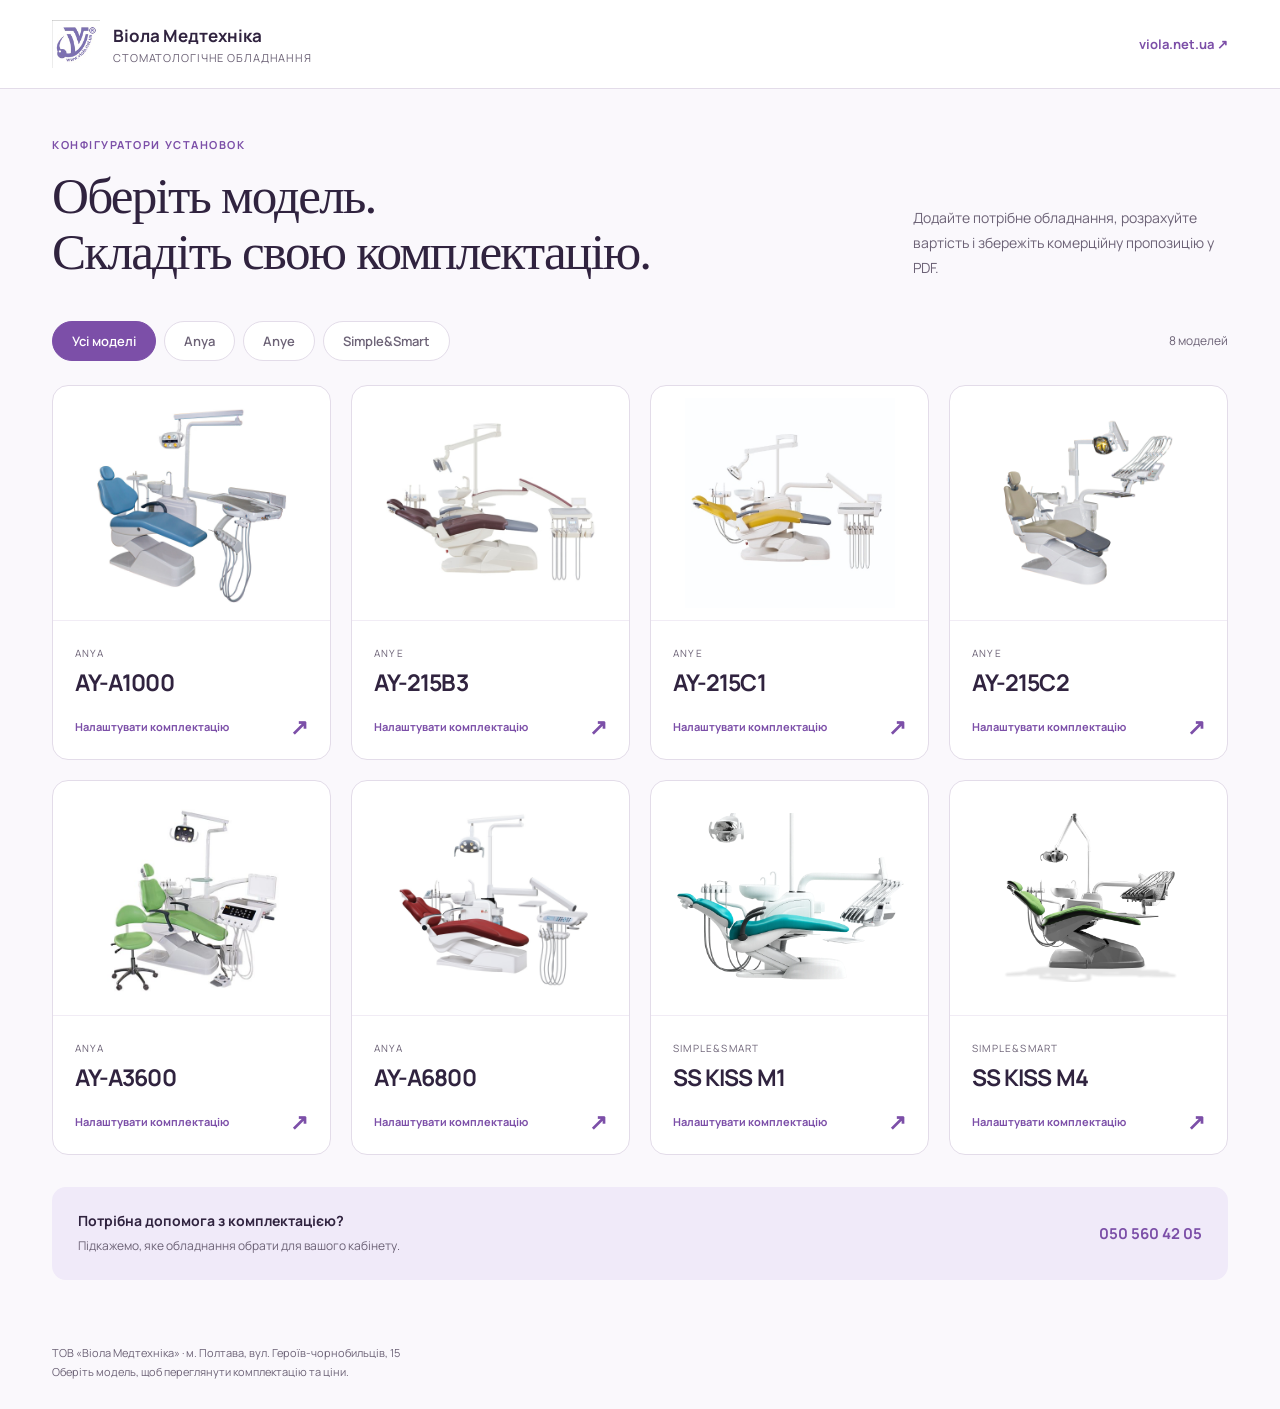
<file: catalog/index.html>
<!doctype html><html lang="uk"><head><meta charset="utf-8"><meta name="viewport" content="width=device-width,initial-scale=1"><title>Конфігуратори установок — Віола Медтехніка</title><meta name="description" content="Оберіть модель стоматологічної установки, налаштуйте комплектацію та сформуйте комерційну пропозицію."><link rel="stylesheet" href="../assets/fonts.css"><style>
:root{--ink:#30233f;--purple:#7c4fa8;--soft:#f0eaf9;--line:#e3dce9;--paper:#fff;--muted:#6c6276}*{box-sizing:border-box}body{margin:0;background:#faf8fc;color:var(--ink);font-family:'Manrope',Arial,sans-serif}a{color:inherit}a:focus-visible,button:focus-visible{outline:3px solid var(--purple);outline-offset:5px}header{background:var(--paper);border-bottom:1px solid var(--line)}.header-inner{max-width:1240px;padding:20px 32px;margin:auto;display:flex;align-items:center;justify-content:space-between;gap:20px}.brand{display:flex;gap:13px;align-items:center;text-decoration:none}.brand img{width:48px;height:48px;object-fit:contain}.brand strong{font-size:17px;display:block}.brand small{color:var(--muted);display:block;margin-top:3px;font-size:11px;letter-spacing:.08em;text-transform:uppercase}.website{font-size:13px;text-decoration:none;color:var(--purple);font-weight:700}main{max-width:1240px;margin:auto;padding:48px 32px 64px}.intro{display:flex;align-items:end;justify-content:space-between;gap:40px;padding-bottom:32px}.eyebrow{font-size:11px;letter-spacing:.14em;font-weight:700;text-transform:uppercase;color:var(--purple);margin:0 0 16px}h1{font-family:Georgia,'Times New Roman',serif;font-size:clamp(34px,4vw,52px);font-weight:400;letter-spacing:-.035em;line-height:1.1;margin:0;max-width:650px}.intro p.description{font-size:14px;line-height:1.8;color:var(--muted);max-width:315px;margin:0}.filters{display:flex;align-items:center;gap:8px;flex-wrap:wrap;margin:8px 0 24px}.filters button{font:600 13px 'Manrope',Arial,sans-serif;border:1px solid var(--line);background:#fff;color:var(--muted);border-radius:24px;padding:10px 19px;cursor:pointer}.filters button[aria-pressed=true]{background:var(--purple);border-color:var(--purple);color:white}.model-count{margin-left:auto;font-size:12px;color:var(--muted)}.grid{display:grid;grid-template-columns:repeat(4,minmax(0,1fr));gap:20px}.model-card{display:block;text-decoration:none;background:#fff;border:1px solid var(--line);border-radius:16px;overflow:hidden;transition:box-shadow .18s,border-color .18s}.model-card:hover{border-color:#b39ace;box-shadow:0 8px 25px #30233f0d}.model-photo{height:210px;display:flex;align-items:center;justify-content:center;margin:12px;background:white;position:relative}.model-photo img{max-width:100%;max-height:100%;object-fit:contain}.card-body{padding:19px 22px 21px;border-top:1px solid #f1ecf5}.series{color:var(--muted);font-size:10px;letter-spacing:.12em;text-transform:uppercase}h2{font-size:23px;font-weight:700;letter-spacing:-.04em;margin:4px 0 18px}.card-action{font-size:11px;color:var(--purple);font-weight:700;display:flex;align-items:center;justify-content:space-between;gap:6px}.card-action span{font-size:22px;line-height:1}.help{margin-top:32px;padding:24px 26px;background:var(--soft);border-radius:14px;display:flex;align-items:center;justify-content:space-between;gap:24px}.help strong{font-size:14px;display:block;margin-bottom:6px}.help p{font-size:12px;line-height:1.7;color:var(--muted);margin:0}.help a{white-space:nowrap;color:var(--purple);text-decoration:none;font-weight:700;font-size:15px}footer{max-width:1240px;padding:0 32px 28px;margin:auto;color:var(--muted);font-size:11px;line-height:1.7}.model-card[hidden]{display:none}@media(max-width:1050px){.grid{grid-template-columns:repeat(3,minmax(0,1fr))}.intro{display:block}.intro p.description{max-width:560px;margin-top:20px}}@media(max-width:760px){.grid{grid-template-columns:repeat(2,minmax(0,1fr));gap:14px}.header-inner{padding:16px 20px}main{padding:32px 20px 40px}.model-photo{height:175px}.card-body{padding:16px}.help{align-items:start;flex-direction:column;gap:16px}footer{padding:0 20px 24px}}@media(max-width:440px){.brand strong{font-size:14px}.brand small{font-size:9px}.brand img{width:38px;height:38px}.website{font-size:11px}.model-photo{height:145px;margin:8px}h2{font-size:19px}.card-body{padding:13px}.card-action{font-size:10px}.model-count{width:100%;margin:6px 0 0}.filters button{padding:9px 16px}}@media(prefers-reduced-motion:reduce){*{transition:none!important}}
</style></head><body><header><div class="header-inner"><a class="brand" href="./"><img src="../assets/2054f9255b46bcc3e752.jpg" alt=""><span><strong>Віола Медтехніка</strong><small>Стоматологічне обладнання</small></span></a><a class="website" href="https://viola.net.ua/" target="_blank" rel="noopener noreferrer">viola.net.ua ↗</a></div></header><main><section class="intro"><div><p class="eyebrow">Конфігуратори установок</p><h1>Оберіть модель.<br>Складіть свою комплектацію.</h1></div><p class="description">Додайте потрібне обладнання, розрахуйте вартість і збережіть комерційну пропозицію у PDF.</p></section><div class="filters" role="group" aria-label="Виробник установок"><button type="button" data-filter="all" aria-pressed="true">Усі моделі</button><button type="button" data-filter="Anya" aria-pressed="false">Anya</button><button type="button" data-filter="Anye" aria-pressed="false">Anye</button><button type="button" data-filter="Simple&amp;Smart" aria-pressed="false">Simple&amp;Smart</button><span class="model-count" aria-live="polite">8 моделей</span></div><div class="grid"><a class="model-card" data-group="Anya" href="../"><div class="model-photo"><img src="../assets/6773d2598735bb58570a.png" alt="Стоматологічна установка AY-A1000" loading="lazy"></div><div class="card-body"><span class="series">Anya</span><h2>AY-A1000</h2><span class="card-action">Налаштувати комплектацію <span aria-hidden="true">↗</span></span></div></a><a class="model-card" data-group="Anye" href="../ay-215b3/"><div class="model-photo"><img src="../assets/002f1ff52eab31ba21e5.jpg" alt="Стоматологічна установка AY-215B3" loading="lazy"></div><div class="card-body"><span class="series">Anye</span><h2>AY-215B3</h2><span class="card-action">Налаштувати комплектацію <span aria-hidden="true">↗</span></span></div></a><a class="model-card" data-group="Anye" href="../ay-215c1/"><div class="model-photo"><img src="../assets/57b6f21e63522892af4f.jpg" alt="Стоматологічна установка AY-215C1" loading="lazy"></div><div class="card-body"><span class="series">Anye</span><h2>AY-215C1</h2><span class="card-action">Налаштувати комплектацію <span aria-hidden="true">↗</span></span></div></a><a class="model-card" data-group="Anye" href="../ay-215c2/"><div class="model-photo"><img src="../assets/c872f03c4f41fc62cfa1.jpg" alt="Стоматологічна установка AY-215C2" loading="lazy"></div><div class="card-body"><span class="series">Anye</span><h2>AY-215C2</h2><span class="card-action">Налаштувати комплектацію <span aria-hidden="true">↗</span></span></div></a><a class="model-card" data-group="Anya" href="../ay-a3600/"><div class="model-photo"><img src="../assets/ef15aa5c49072ef9c9d1.jpg" alt="Стоматологічна установка AY-A3600" loading="lazy"></div><div class="card-body"><span class="series">Anya</span><h2>AY-A3600</h2><span class="card-action">Налаштувати комплектацію <span aria-hidden="true">↗</span></span></div></a><a class="model-card" data-group="Anya" href="../ay-a6800/"><div class="model-photo"><img src="../assets/0c500ff937444dccc411.png" alt="Стоматологічна установка AY-A6800" loading="lazy"></div><div class="card-body"><span class="series">Anya</span><h2>AY-A6800</h2><span class="card-action">Налаштувати комплектацію <span aria-hidden="true">↗</span></span></div></a><a class="model-card" data-group="Simple&Smart" href="../ss-kiss-m1/"><div class="model-photo"><img src="../assets/d7b3aa23632949bfa14c.webp" alt="Стоматологічна установка SS KISS M1" loading="lazy"></div><div class="card-body"><span class="series">Simple&Smart</span><h2>SS KISS M1</h2><span class="card-action">Налаштувати комплектацію <span aria-hidden="true">↗</span></span></div></a><a class="model-card" data-group="Simple&Smart" href="../ss-kiss-m4/"><div class="model-photo"><img src="../assets/120b73d7c4f95bfb4fe0.webp" alt="Стоматологічна установка SS KISS M4" loading="lazy"></div><div class="card-body"><span class="series">Simple&Smart</span><h2>SS KISS M4</h2><span class="card-action">Налаштувати комплектацію <span aria-hidden="true">↗</span></span></div></a></div><aside class="help"><div><strong>Потрібна допомога з комплектацією?</strong><p>Підкажемо, яке обладнання обрати для вашого кабінету.</p></div><a href="tel:+380505604205">050 560 42 05</a></aside></main><footer>ТОВ «Віола Медтехніка» · м. Полтава, вул. Героїв-чорнобильців, 15<br>Оберіть модель, щоб переглянути комплектацію та ціни.</footer><script>
document.querySelectorAll('[data-filter]').forEach(button=>button.addEventListener('click',()=>{const value=button.dataset.filter;document.querySelectorAll('[data-filter]').forEach(b=>b.setAttribute('aria-pressed',String(b===button)));let count=0;document.querySelectorAll('.model-card').forEach(card=>{card.hidden=value!=='all'&&card.dataset.group!==value;if(!card.hidden)count++});document.querySelector('.model-count').textContent=count+' '+(count>=2&&count<=4?'моделі':'моделей')}));
</script></body></html>
</file>
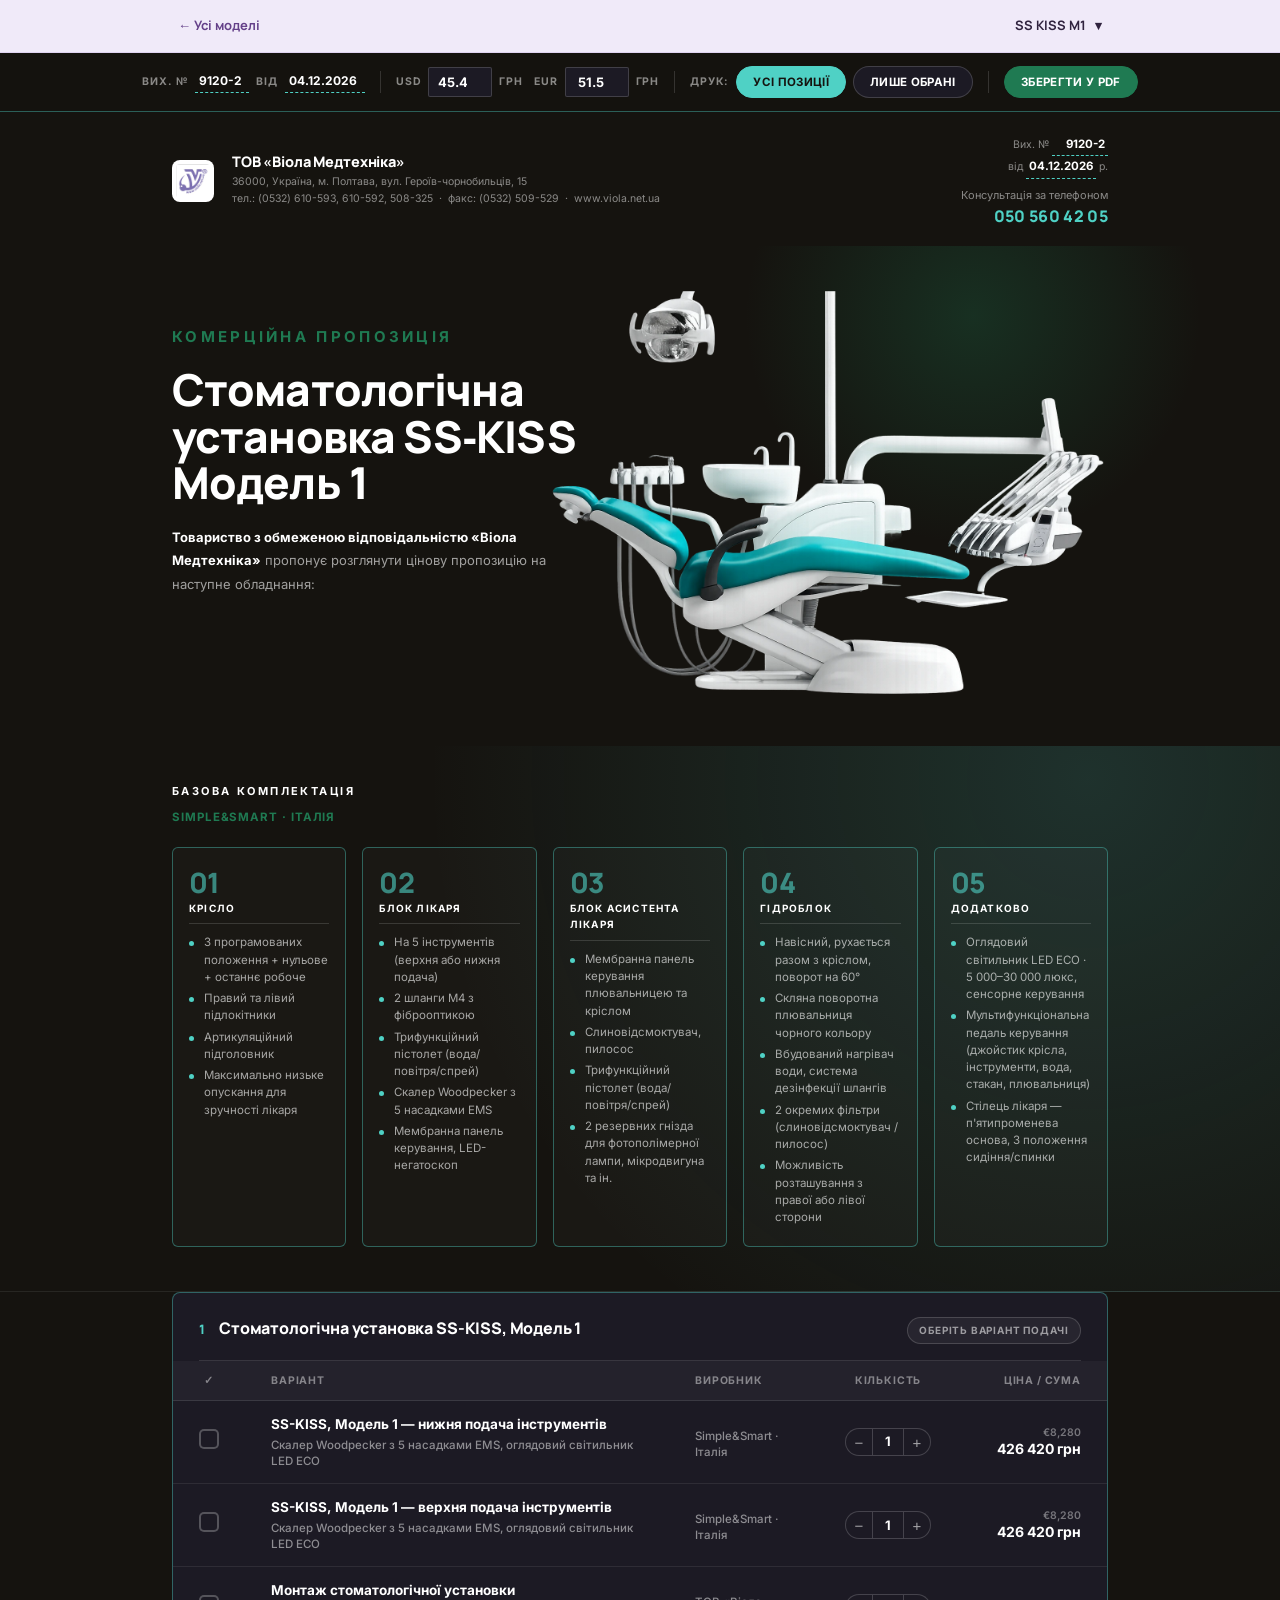
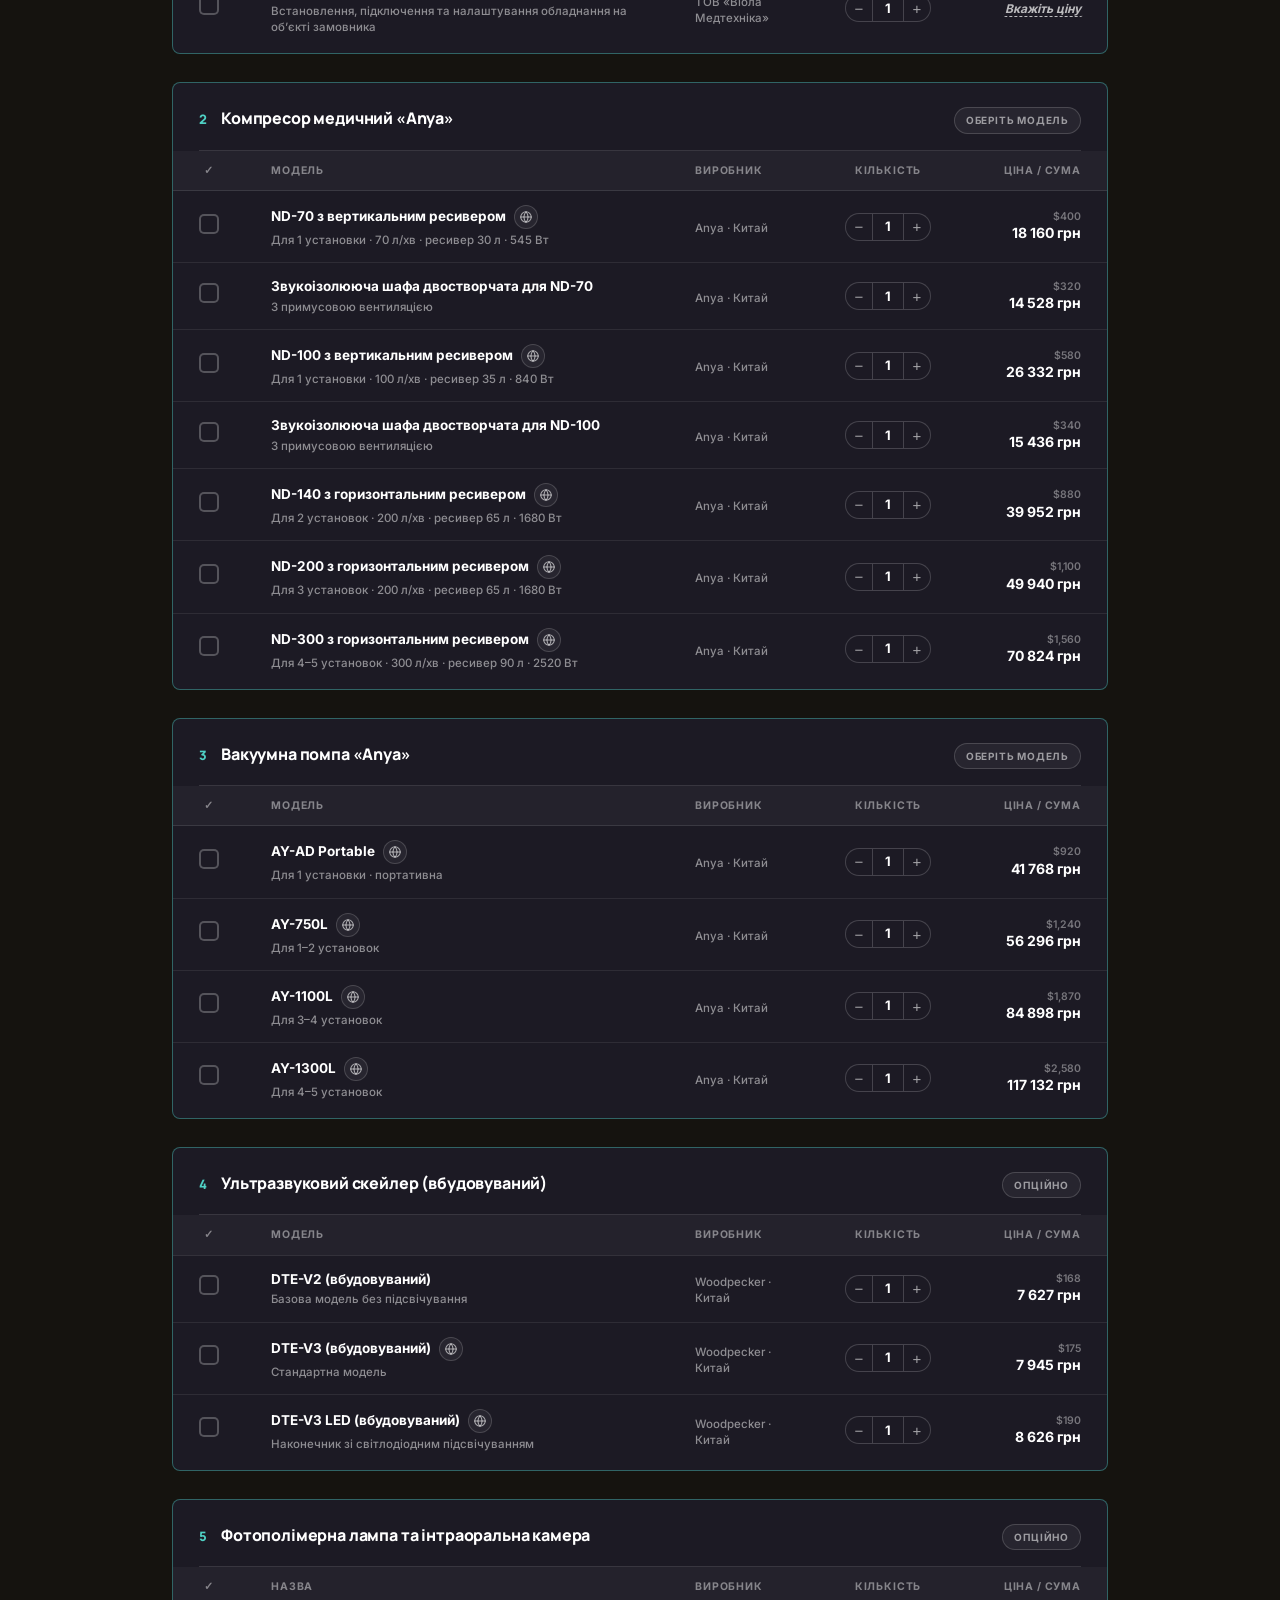
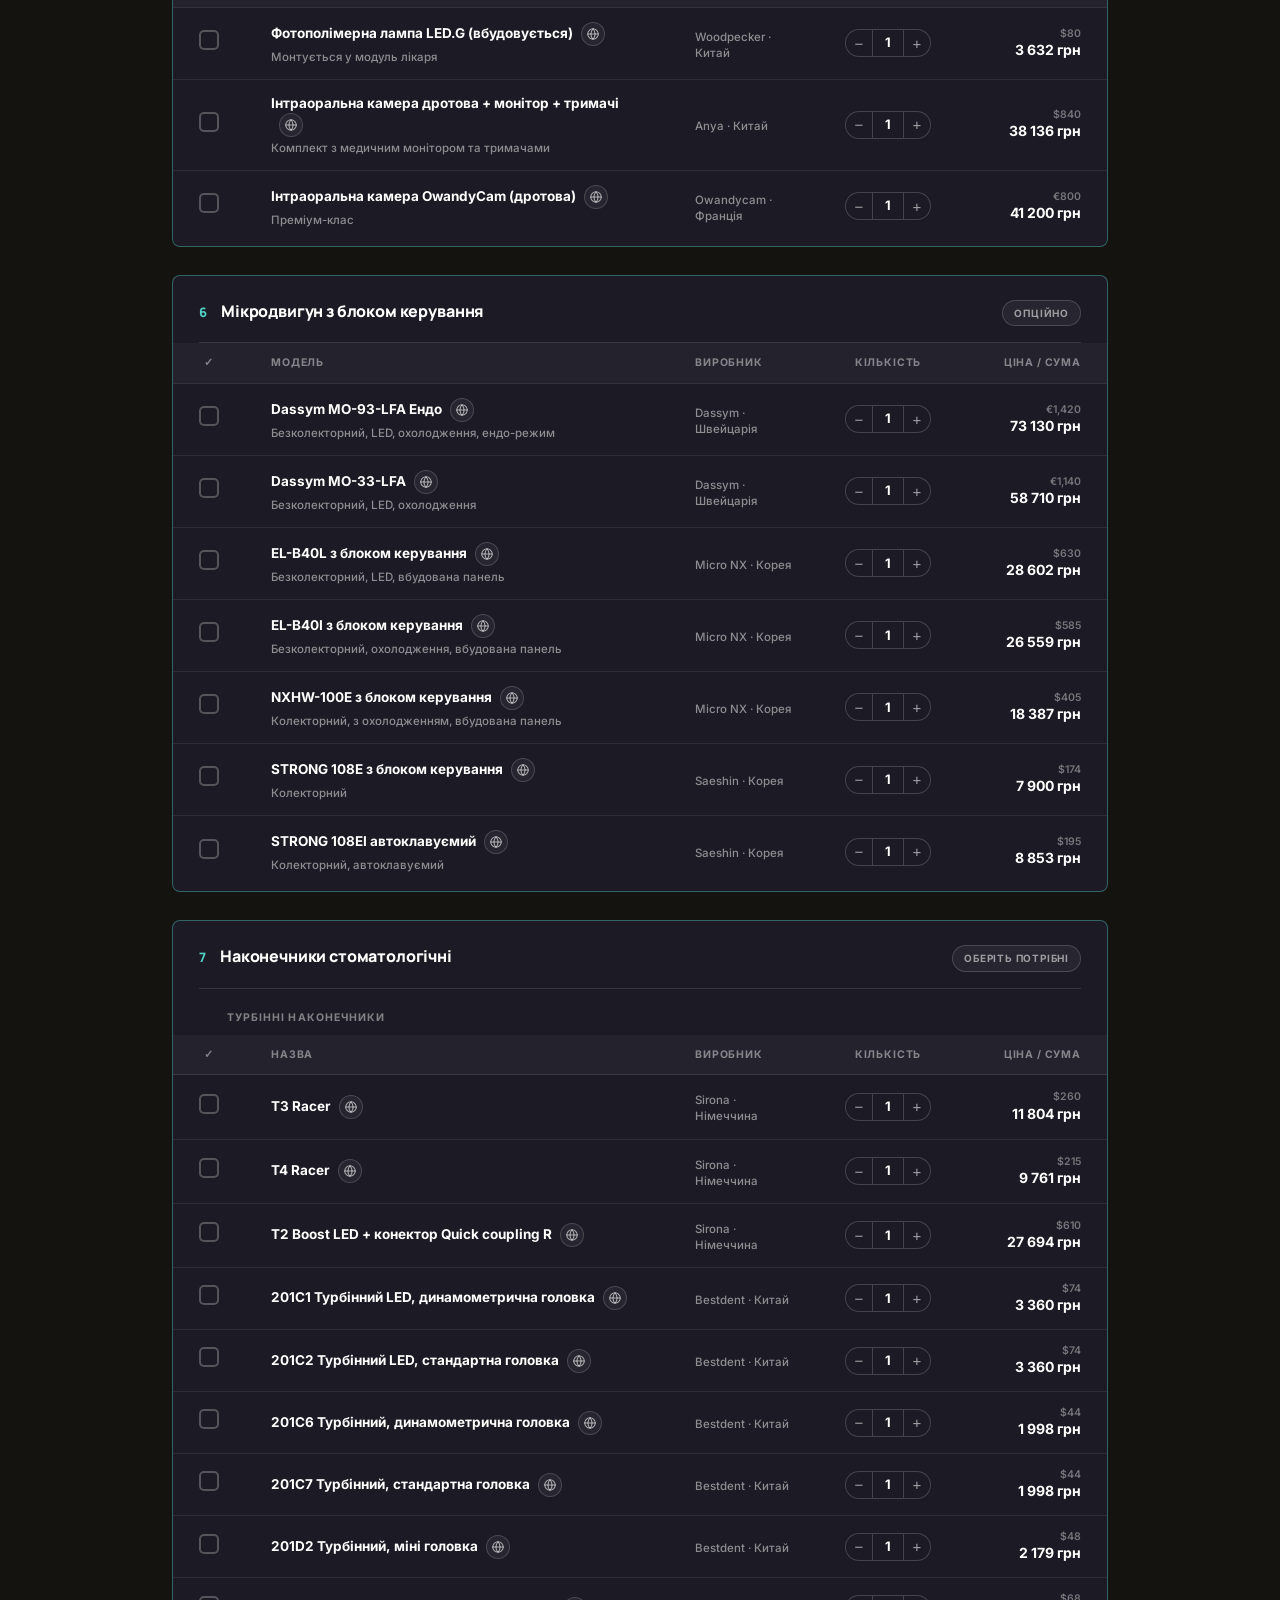
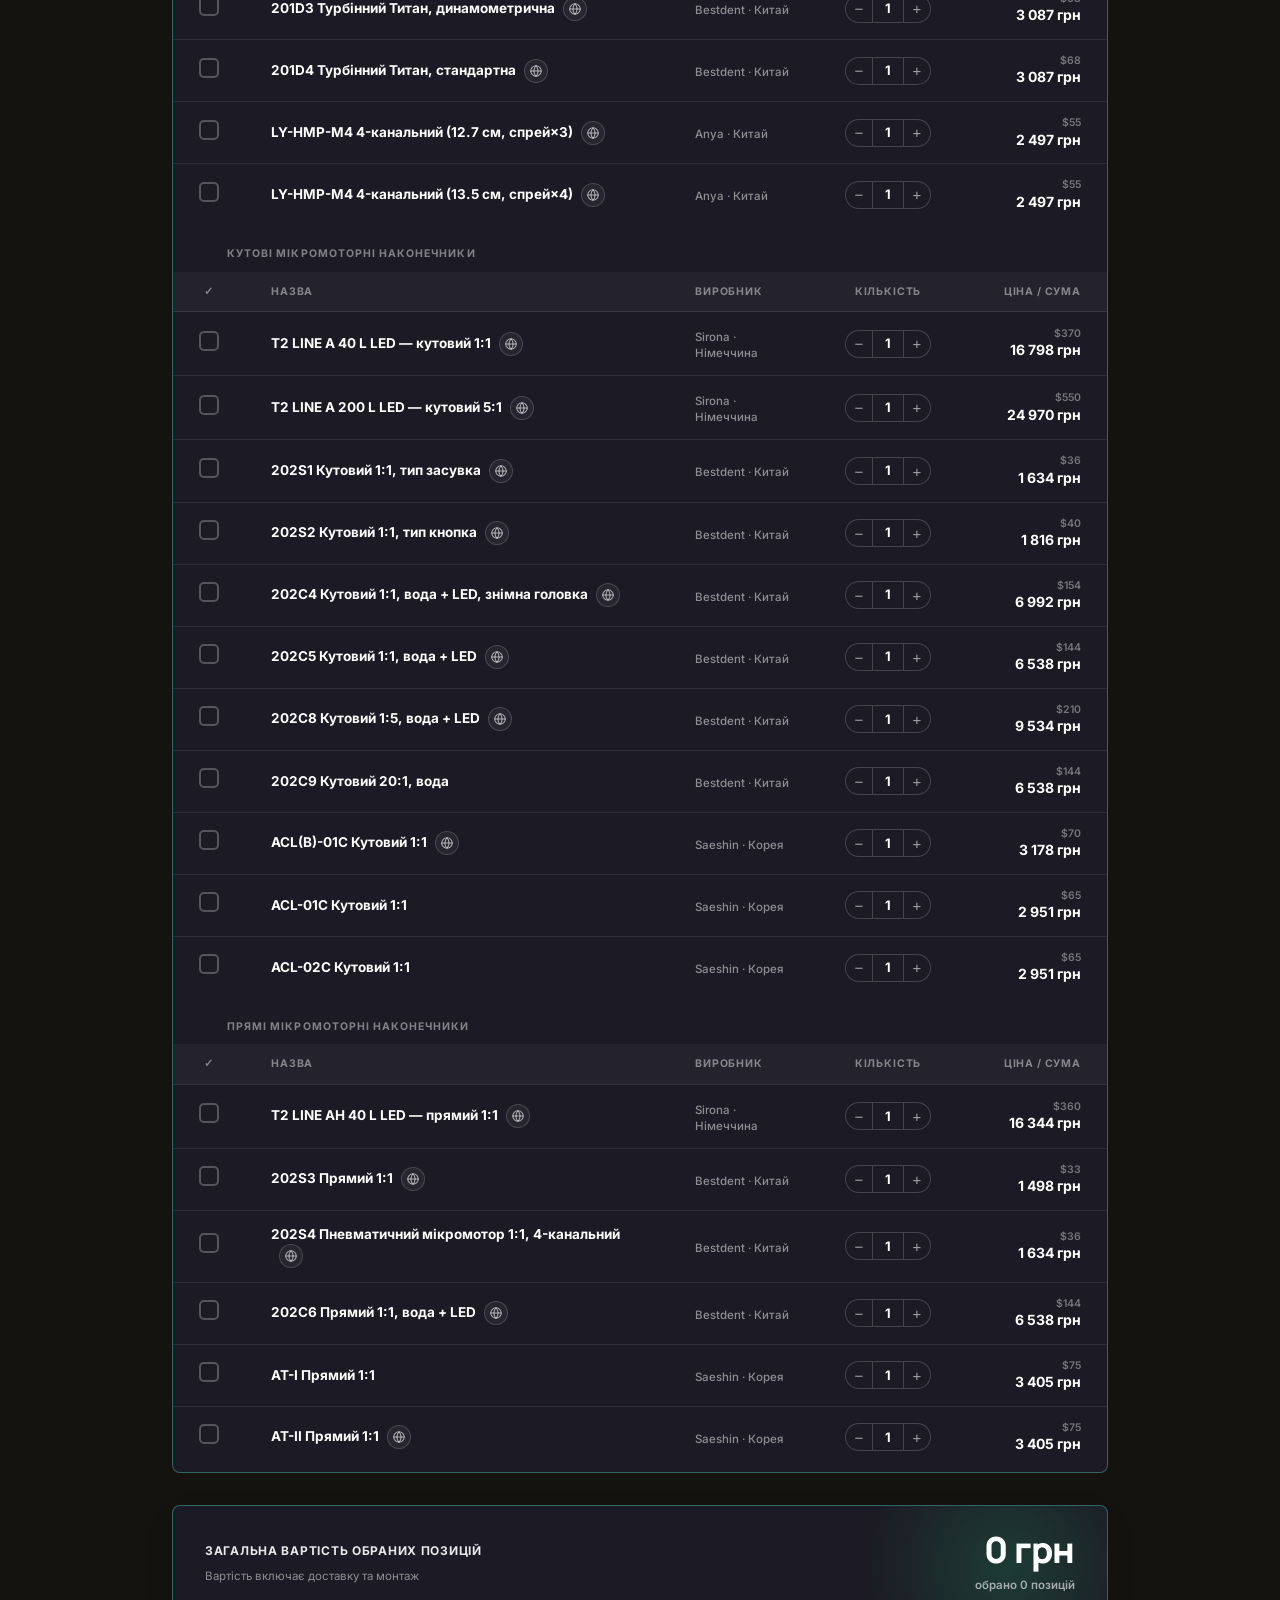
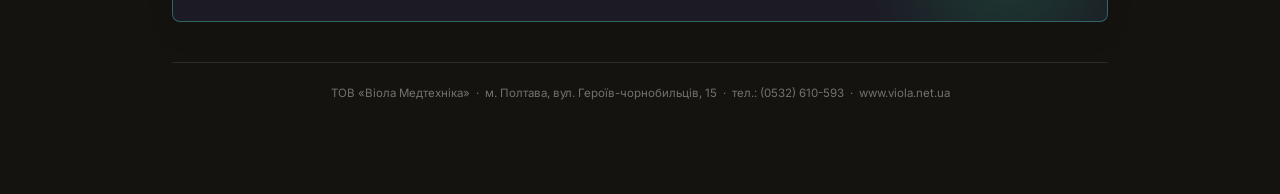
<file: ss-kiss-m1/index.html>
<!DOCTYPE html>
<html lang="uk"><head>
<meta charset="UTF-8">
<style id="print-no-hf">@page{margin:0}@media print{html,body{margin:0!important}.page{padding:12mm 13mm!important;-webkit-box-decoration-break:clone;box-decoration-break:clone}.print-note,.print-signature{margin-left:13mm!important;margin-right:13mm!important}}</style>
<meta name="viewport" content="width=device-width, initial-scale=1.0">
<title>Конфігуратор SS KISS M1 — Віола Медтехніка</title>



<link rel="preconnect" href="https://fonts.googleapis.com">
<link rel="preconnect" href="https://fonts.gstatic.com" crossorigin="">
<style>/* cyrillic-ext */
@font-face {
  font-family: 'Inter';
  font-style: normal;
  font-weight: 400;
  font-display: swap;
  src: url("../assets/ca157063339ac4ad418f.woff2") format('woff2');
  unicode-range: U+0460-052F, U+1C80-1C8A, U+20B4, U+2DE0-2DFF, U+A640-A69F, U+FE2E-FE2F;
}
/* cyrillic */
@font-face {
  font-family: 'Inter';
  font-style: normal;
  font-weight: 400;
  font-display: swap;
  src: url("../assets/71d5ee93cc1e9f1d520a.woff2") format('woff2');
  unicode-range: U+0301, U+0400-045F, U+0490-0491, U+04B0-04B1, U+2116;
}
/* greek-ext */
@font-face {
  font-family: 'Inter';
  font-style: normal;
  font-weight: 400;
  font-display: swap;
  src: url("../assets/6e9e020a25f9b56d418f.woff2") format('woff2');
  unicode-range: U+1F00-1FFF;
}
/* greek */
@font-face {
  font-family: 'Inter';
  font-style: normal;
  font-weight: 400;
  font-display: swap;
  src: url("../assets/1be3448e292fbf05ffe1.woff2") format('woff2');
  unicode-range: U+0370-0377, U+037A-037F, U+0384-038A, U+038C, U+038E-03A1, U+03A3-03FF;
}
/* vietnamese */
@font-face {
  font-family: 'Inter';
  font-style: normal;
  font-weight: 400;
  font-display: swap;
  src: url("../assets/5c66f9e07e90c6d4ac49.woff2") format('woff2');
  unicode-range: U+0102-0103, U+0110-0111, U+0128-0129, U+0168-0169, U+01A0-01A1, U+01AF-01B0, U+0300-0301, U+0303-0304, U+0308-0309, U+0323, U+0329, U+1EA0-1EF9, U+20AB;
}
/* latin-ext */
@font-face {
  font-family: 'Inter';
  font-style: normal;
  font-weight: 400;
  font-display: swap;
  src: url("../assets/34b9c504cab7a73e37b7.woff2") format('woff2');
  unicode-range: U+0100-02BA, U+02BD-02C5, U+02C7-02CC, U+02CE-02D7, U+02DD-02FF, U+0304, U+0308, U+0329, U+1D00-1DBF, U+1E00-1E9F, U+1EF2-1EFF, U+2020, U+20A0-20AB, U+20AD-20C0, U+2113, U+2C60-2C7F, U+A720-A7FF;
}
/* latin */
@font-face {
  font-family: 'Inter';
  font-style: normal;
  font-weight: 400;
  font-display: swap;
  src: url("../assets/3100e775e8616cd2611b.woff2") format('woff2');
  unicode-range: U+0000-00FF, U+0131, U+0152-0153, U+02BB-02BC, U+02C6, U+02DA, U+02DC, U+0304, U+0308, U+0329, U+2000-206F, U+20AC, U+2122, U+2191, U+2193, U+2212, U+2215, U+FEFF, U+FFFD;
}
/* cyrillic-ext */
@font-face {
  font-family: 'Inter';
  font-style: normal;
  font-weight: 500;
  font-display: swap;
  src: url("../assets/ca157063339ac4ad418f.woff2") format('woff2');
  unicode-range: U+0460-052F, U+1C80-1C8A, U+20B4, U+2DE0-2DFF, U+A640-A69F, U+FE2E-FE2F;
}
/* cyrillic */
@font-face {
  font-family: 'Inter';
  font-style: normal;
  font-weight: 500;
  font-display: swap;
  src: url("../assets/71d5ee93cc1e9f1d520a.woff2") format('woff2');
  unicode-range: U+0301, U+0400-045F, U+0490-0491, U+04B0-04B1, U+2116;
}
/* greek-ext */
@font-face {
  font-family: 'Inter';
  font-style: normal;
  font-weight: 500;
  font-display: swap;
  src: url("../assets/6e9e020a25f9b56d418f.woff2") format('woff2');
  unicode-range: U+1F00-1FFF;
}
/* greek */
@font-face {
  font-family: 'Inter';
  font-style: normal;
  font-weight: 500;
  font-display: swap;
  src: url("../assets/1be3448e292fbf05ffe1.woff2") format('woff2');
  unicode-range: U+0370-0377, U+037A-037F, U+0384-038A, U+038C, U+038E-03A1, U+03A3-03FF;
}
/* vietnamese */
@font-face {
  font-family: 'Inter';
  font-style: normal;
  font-weight: 500;
  font-display: swap;
  src: url("../assets/5c66f9e07e90c6d4ac49.woff2") format('woff2');
  unicode-range: U+0102-0103, U+0110-0111, U+0128-0129, U+0168-0169, U+01A0-01A1, U+01AF-01B0, U+0300-0301, U+0303-0304, U+0308-0309, U+0323, U+0329, U+1EA0-1EF9, U+20AB;
}
/* latin-ext */
@font-face {
  font-family: 'Inter';
  font-style: normal;
  font-weight: 500;
  font-display: swap;
  src: url("../assets/34b9c504cab7a73e37b7.woff2") format('woff2');
  unicode-range: U+0100-02BA, U+02BD-02C5, U+02C7-02CC, U+02CE-02D7, U+02DD-02FF, U+0304, U+0308, U+0329, U+1D00-1DBF, U+1E00-1E9F, U+1EF2-1EFF, U+2020, U+20A0-20AB, U+20AD-20C0, U+2113, U+2C60-2C7F, U+A720-A7FF;
}
/* latin */
@font-face {
  font-family: 'Inter';
  font-style: normal;
  font-weight: 500;
  font-display: swap;
  src: url("../assets/3100e775e8616cd2611b.woff2") format('woff2');
  unicode-range: U+0000-00FF, U+0131, U+0152-0153, U+02BB-02BC, U+02C6, U+02DA, U+02DC, U+0304, U+0308, U+0329, U+2000-206F, U+20AC, U+2122, U+2191, U+2193, U+2212, U+2215, U+FEFF, U+FFFD;
}
/* cyrillic-ext */
@font-face {
  font-family: 'Inter';
  font-style: normal;
  font-weight: 600;
  font-display: swap;
  src: url("../assets/ca157063339ac4ad418f.woff2") format('woff2');
  unicode-range: U+0460-052F, U+1C80-1C8A, U+20B4, U+2DE0-2DFF, U+A640-A69F, U+FE2E-FE2F;
}
/* cyrillic */
@font-face {
  font-family: 'Inter';
  font-style: normal;
  font-weight: 600;
  font-display: swap;
  src: url("../assets/71d5ee93cc1e9f1d520a.woff2") format('woff2');
  unicode-range: U+0301, U+0400-045F, U+0490-0491, U+04B0-04B1, U+2116;
}
/* greek-ext */
@font-face {
  font-family: 'Inter';
  font-style: normal;
  font-weight: 600;
  font-display: swap;
  src: url("../assets/6e9e020a25f9b56d418f.woff2") format('woff2');
  unicode-range: U+1F00-1FFF;
}
/* greek */
@font-face {
  font-family: 'Inter';
  font-style: normal;
  font-weight: 600;
  font-display: swap;
  src: url("../assets/1be3448e292fbf05ffe1.woff2") format('woff2');
  unicode-range: U+0370-0377, U+037A-037F, U+0384-038A, U+038C, U+038E-03A1, U+03A3-03FF;
}
/* vietnamese */
@font-face {
  font-family: 'Inter';
  font-style: normal;
  font-weight: 600;
  font-display: swap;
  src: url("../assets/5c66f9e07e90c6d4ac49.woff2") format('woff2');
  unicode-range: U+0102-0103, U+0110-0111, U+0128-0129, U+0168-0169, U+01A0-01A1, U+01AF-01B0, U+0300-0301, U+0303-0304, U+0308-0309, U+0323, U+0329, U+1EA0-1EF9, U+20AB;
}
/* latin-ext */
@font-face {
  font-family: 'Inter';
  font-style: normal;
  font-weight: 600;
  font-display: swap;
  src: url("../assets/34b9c504cab7a73e37b7.woff2") format('woff2');
  unicode-range: U+0100-02BA, U+02BD-02C5, U+02C7-02CC, U+02CE-02D7, U+02DD-02FF, U+0304, U+0308, U+0329, U+1D00-1DBF, U+1E00-1E9F, U+1EF2-1EFF, U+2020, U+20A0-20AB, U+20AD-20C0, U+2113, U+2C60-2C7F, U+A720-A7FF;
}
/* latin */
@font-face {
  font-family: 'Inter';
  font-style: normal;
  font-weight: 600;
  font-display: swap;
  src: url("../assets/3100e775e8616cd2611b.woff2") format('woff2');
  unicode-range: U+0000-00FF, U+0131, U+0152-0153, U+02BB-02BC, U+02C6, U+02DA, U+02DC, U+0304, U+0308, U+0329, U+2000-206F, U+20AC, U+2122, U+2191, U+2193, U+2212, U+2215, U+FEFF, U+FFFD;
}
/* cyrillic-ext */
@font-face {
  font-family: 'Inter';
  font-style: normal;
  font-weight: 700;
  font-display: swap;
  src: url("../assets/ca157063339ac4ad418f.woff2") format('woff2');
  unicode-range: U+0460-052F, U+1C80-1C8A, U+20B4, U+2DE0-2DFF, U+A640-A69F, U+FE2E-FE2F;
}
/* cyrillic */
@font-face {
  font-family: 'Inter';
  font-style: normal;
  font-weight: 700;
  font-display: swap;
  src: url("../assets/71d5ee93cc1e9f1d520a.woff2") format('woff2');
  unicode-range: U+0301, U+0400-045F, U+0490-0491, U+04B0-04B1, U+2116;
}
/* greek-ext */
@font-face {
  font-family: 'Inter';
  font-style: normal;
  font-weight: 700;
  font-display: swap;
  src: url("../assets/6e9e020a25f9b56d418f.woff2") format('woff2');
  unicode-range: U+1F00-1FFF;
}
/* greek */
@font-face {
  font-family: 'Inter';
  font-style: normal;
  font-weight: 700;
  font-display: swap;
  src: url("../assets/1be3448e292fbf05ffe1.woff2") format('woff2');
  unicode-range: U+0370-0377, U+037A-037F, U+0384-038A, U+038C, U+038E-03A1, U+03A3-03FF;
}
/* vietnamese */
@font-face {
  font-family: 'Inter';
  font-style: normal;
  font-weight: 700;
  font-display: swap;
  src: url("../assets/5c66f9e07e90c6d4ac49.woff2") format('woff2');
  unicode-range: U+0102-0103, U+0110-0111, U+0128-0129, U+0168-0169, U+01A0-01A1, U+01AF-01B0, U+0300-0301, U+0303-0304, U+0308-0309, U+0323, U+0329, U+1EA0-1EF9, U+20AB;
}
/* latin-ext */
@font-face {
  font-family: 'Inter';
  font-style: normal;
  font-weight: 700;
  font-display: swap;
  src: url("../assets/34b9c504cab7a73e37b7.woff2") format('woff2');
  unicode-range: U+0100-02BA, U+02BD-02C5, U+02C7-02CC, U+02CE-02D7, U+02DD-02FF, U+0304, U+0308, U+0329, U+1D00-1DBF, U+1E00-1E9F, U+1EF2-1EFF, U+2020, U+20A0-20AB, U+20AD-20C0, U+2113, U+2C60-2C7F, U+A720-A7FF;
}
/* latin */
@font-face {
  font-family: 'Inter';
  font-style: normal;
  font-weight: 700;
  font-display: swap;
  src: url("../assets/3100e775e8616cd2611b.woff2") format('woff2');
  unicode-range: U+0000-00FF, U+0131, U+0152-0153, U+02BB-02BC, U+02C6, U+02DA, U+02DC, U+0304, U+0308, U+0329, U+2000-206F, U+20AC, U+2122, U+2191, U+2193, U+2212, U+2215, U+FEFF, U+FFFD;
}
/* cyrillic-ext */
@font-face {
  font-family: 'Manrope';
  font-style: normal;
  font-weight: 400;
  font-display: swap;
  src: url("../assets/de37de877dc17e457734.woff2") format('woff2');
  unicode-range: U+0460-052F, U+1C80-1C8A, U+20B4, U+2DE0-2DFF, U+A640-A69F, U+FE2E-FE2F;
}
/* cyrillic */
@font-face {
  font-family: 'Manrope';
  font-style: normal;
  font-weight: 400;
  font-display: swap;
  src: url("../assets/c268b459a9329e59fecf.woff2") format('woff2');
  unicode-range: U+0301, U+0400-045F, U+0490-0491, U+04B0-04B1, U+2116;
}
/* greek */
@font-face {
  font-family: 'Manrope';
  font-style: normal;
  font-weight: 400;
  font-display: swap;
  src: url("../assets/2fb2e8cbfd52ae46179a.woff2") format('woff2');
  unicode-range: U+0370-0377, U+037A-037F, U+0384-038A, U+038C, U+038E-03A1, U+03A3-03FF;
}
/* vietnamese */
@font-face {
  font-family: 'Manrope';
  font-style: normal;
  font-weight: 400;
  font-display: swap;
  src: url("../assets/6bbb044ab420e07edb0a.woff2") format('woff2');
  unicode-range: U+0102-0103, U+0110-0111, U+0128-0129, U+0168-0169, U+01A0-01A1, U+01AF-01B0, U+0300-0301, U+0303-0304, U+0308-0309, U+0323, U+0329, U+1EA0-1EF9, U+20AB;
}
/* latin-ext */
@font-face {
  font-family: 'Manrope';
  font-style: normal;
  font-weight: 400;
  font-display: swap;
  src: url("../assets/3911b66d9f2e005a4b98.woff2") format('woff2');
  unicode-range: U+0100-02BA, U+02BD-02C5, U+02C7-02CC, U+02CE-02D7, U+02DD-02FF, U+0304, U+0308, U+0329, U+1D00-1DBF, U+1E00-1E9F, U+1EF2-1EFF, U+2020, U+20A0-20AB, U+20AD-20C0, U+2113, U+2C60-2C7F, U+A720-A7FF;
}
/* latin */
@font-face {
  font-family: 'Manrope';
  font-style: normal;
  font-weight: 400;
  font-display: swap;
  src: url("../assets/a30ddcd349703aff7464.woff2") format('woff2');
  unicode-range: U+0000-00FF, U+0131, U+0152-0153, U+02BB-02BC, U+02C6, U+02DA, U+02DC, U+0304, U+0308, U+0329, U+2000-206F, U+20AC, U+2122, U+2191, U+2193, U+2212, U+2215, U+FEFF, U+FFFD;
}
/* cyrillic-ext */
@font-face {
  font-family: 'Manrope';
  font-style: normal;
  font-weight: 500;
  font-display: swap;
  src: url("../assets/de37de877dc17e457734.woff2") format('woff2');
  unicode-range: U+0460-052F, U+1C80-1C8A, U+20B4, U+2DE0-2DFF, U+A640-A69F, U+FE2E-FE2F;
}
/* cyrillic */
@font-face {
  font-family: 'Manrope';
  font-style: normal;
  font-weight: 500;
  font-display: swap;
  src: url("../assets/c268b459a9329e59fecf.woff2") format('woff2');
  unicode-range: U+0301, U+0400-045F, U+0490-0491, U+04B0-04B1, U+2116;
}
/* greek */
@font-face {
  font-family: 'Manrope';
  font-style: normal;
  font-weight: 500;
  font-display: swap;
  src: url("../assets/2fb2e8cbfd52ae46179a.woff2") format('woff2');
  unicode-range: U+0370-0377, U+037A-037F, U+0384-038A, U+038C, U+038E-03A1, U+03A3-03FF;
}
/* vietnamese */
@font-face {
  font-family: 'Manrope';
  font-style: normal;
  font-weight: 500;
  font-display: swap;
  src: url("../assets/6bbb044ab420e07edb0a.woff2") format('woff2');
  unicode-range: U+0102-0103, U+0110-0111, U+0128-0129, U+0168-0169, U+01A0-01A1, U+01AF-01B0, U+0300-0301, U+0303-0304, U+0308-0309, U+0323, U+0329, U+1EA0-1EF9, U+20AB;
}
/* latin-ext */
@font-face {
  font-family: 'Manrope';
  font-style: normal;
  font-weight: 500;
  font-display: swap;
  src: url("../assets/3911b66d9f2e005a4b98.woff2") format('woff2');
  unicode-range: U+0100-02BA, U+02BD-02C5, U+02C7-02CC, U+02CE-02D7, U+02DD-02FF, U+0304, U+0308, U+0329, U+1D00-1DBF, U+1E00-1E9F, U+1EF2-1EFF, U+2020, U+20A0-20AB, U+20AD-20C0, U+2113, U+2C60-2C7F, U+A720-A7FF;
}
/* latin */
@font-face {
  font-family: 'Manrope';
  font-style: normal;
  font-weight: 500;
  font-display: swap;
  src: url("../assets/a30ddcd349703aff7464.woff2") format('woff2');
  unicode-range: U+0000-00FF, U+0131, U+0152-0153, U+02BB-02BC, U+02C6, U+02DA, U+02DC, U+0304, U+0308, U+0329, U+2000-206F, U+20AC, U+2122, U+2191, U+2193, U+2212, U+2215, U+FEFF, U+FFFD;
}
/* cyrillic-ext */
@font-face {
  font-family: 'Manrope';
  font-style: normal;
  font-weight: 600;
  font-display: swap;
  src: url("../assets/de37de877dc17e457734.woff2") format('woff2');
  unicode-range: U+0460-052F, U+1C80-1C8A, U+20B4, U+2DE0-2DFF, U+A640-A69F, U+FE2E-FE2F;
}
/* cyrillic */
@font-face {
  font-family: 'Manrope';
  font-style: normal;
  font-weight: 600;
  font-display: swap;
  src: url("../assets/c268b459a9329e59fecf.woff2") format('woff2');
  unicode-range: U+0301, U+0400-045F, U+0490-0491, U+04B0-04B1, U+2116;
}
/* greek */
@font-face {
  font-family: 'Manrope';
  font-style: normal;
  font-weight: 600;
  font-display: swap;
  src: url("../assets/2fb2e8cbfd52ae46179a.woff2") format('woff2');
  unicode-range: U+0370-0377, U+037A-037F, U+0384-038A, U+038C, U+038E-03A1, U+03A3-03FF;
}
/* vietnamese */
@font-face {
  font-family: 'Manrope';
  font-style: normal;
  font-weight: 600;
  font-display: swap;
  src: url("../assets/6bbb044ab420e07edb0a.woff2") format('woff2');
  unicode-range: U+0102-0103, U+0110-0111, U+0128-0129, U+0168-0169, U+01A0-01A1, U+01AF-01B0, U+0300-0301, U+0303-0304, U+0308-0309, U+0323, U+0329, U+1EA0-1EF9, U+20AB;
}
/* latin-ext */
@font-face {
  font-family: 'Manrope';
  font-style: normal;
  font-weight: 600;
  font-display: swap;
  src: url("../assets/3911b66d9f2e005a4b98.woff2") format('woff2');
  unicode-range: U+0100-02BA, U+02BD-02C5, U+02C7-02CC, U+02CE-02D7, U+02DD-02FF, U+0304, U+0308, U+0329, U+1D00-1DBF, U+1E00-1E9F, U+1EF2-1EFF, U+2020, U+20A0-20AB, U+20AD-20C0, U+2113, U+2C60-2C7F, U+A720-A7FF;
}
/* latin */
@font-face {
  font-family: 'Manrope';
  font-style: normal;
  font-weight: 600;
  font-display: swap;
  src: url("../assets/a30ddcd349703aff7464.woff2") format('woff2');
  unicode-range: U+0000-00FF, U+0131, U+0152-0153, U+02BB-02BC, U+02C6, U+02DA, U+02DC, U+0304, U+0308, U+0329, U+2000-206F, U+20AC, U+2122, U+2191, U+2193, U+2212, U+2215, U+FEFF, U+FFFD;
}
/* cyrillic-ext */
@font-face {
  font-family: 'Manrope';
  font-style: normal;
  font-weight: 700;
  font-display: swap;
  src: url("../assets/de37de877dc17e457734.woff2") format('woff2');
  unicode-range: U+0460-052F, U+1C80-1C8A, U+20B4, U+2DE0-2DFF, U+A640-A69F, U+FE2E-FE2F;
}
/* cyrillic */
@font-face {
  font-family: 'Manrope';
  font-style: normal;
  font-weight: 700;
  font-display: swap;
  src: url("../assets/c268b459a9329e59fecf.woff2") format('woff2');
  unicode-range: U+0301, U+0400-045F, U+0490-0491, U+04B0-04B1, U+2116;
}
/* greek */
@font-face {
  font-family: 'Manrope';
  font-style: normal;
  font-weight: 700;
  font-display: swap;
  src: url("../assets/2fb2e8cbfd52ae46179a.woff2") format('woff2');
  unicode-range: U+0370-0377, U+037A-037F, U+0384-038A, U+038C, U+038E-03A1, U+03A3-03FF;
}
/* vietnamese */
@font-face {
  font-family: 'Manrope';
  font-style: normal;
  font-weight: 700;
  font-display: swap;
  src: url("../assets/6bbb044ab420e07edb0a.woff2") format('woff2');
  unicode-range: U+0102-0103, U+0110-0111, U+0128-0129, U+0168-0169, U+01A0-01A1, U+01AF-01B0, U+0300-0301, U+0303-0304, U+0308-0309, U+0323, U+0329, U+1EA0-1EF9, U+20AB;
}
/* latin-ext */
@font-face {
  font-family: 'Manrope';
  font-style: normal;
  font-weight: 700;
  font-display: swap;
  src: url("../assets/3911b66d9f2e005a4b98.woff2") format('woff2');
  unicode-range: U+0100-02BA, U+02BD-02C5, U+02C7-02CC, U+02CE-02D7, U+02DD-02FF, U+0304, U+0308, U+0329, U+1D00-1DBF, U+1E00-1E9F, U+1EF2-1EFF, U+2020, U+20A0-20AB, U+20AD-20C0, U+2113, U+2C60-2C7F, U+A720-A7FF;
}
/* latin */
@font-face {
  font-family: 'Manrope';
  font-style: normal;
  font-weight: 700;
  font-display: swap;
  src: url("../assets/a30ddcd349703aff7464.woff2") format('woff2');
  unicode-range: U+0000-00FF, U+0131, U+0152-0153, U+02BB-02BC, U+02C6, U+02DA, U+02DC, U+0304, U+0308, U+0329, U+2000-206F, U+20AC, U+2122, U+2191, U+2193, U+2212, U+2215, U+FEFF, U+FFFD;
}
/* cyrillic-ext */
@font-face {
  font-family: 'Manrope';
  font-style: normal;
  font-weight: 800;
  font-display: swap;
  src: url("../assets/de37de877dc17e457734.woff2") format('woff2');
  unicode-range: U+0460-052F, U+1C80-1C8A, U+20B4, U+2DE0-2DFF, U+A640-A69F, U+FE2E-FE2F;
}
/* cyrillic */
@font-face {
  font-family: 'Manrope';
  font-style: normal;
  font-weight: 800;
  font-display: swap;
  src: url("../assets/c268b459a9329e59fecf.woff2") format('woff2');
  unicode-range: U+0301, U+0400-045F, U+0490-0491, U+04B0-04B1, U+2116;
}
/* greek */
@font-face {
  font-family: 'Manrope';
  font-style: normal;
  font-weight: 800;
  font-display: swap;
  src: url("../assets/2fb2e8cbfd52ae46179a.woff2") format('woff2');
  unicode-range: U+0370-0377, U+037A-037F, U+0384-038A, U+038C, U+038E-03A1, U+03A3-03FF;
}
/* vietnamese */
@font-face {
  font-family: 'Manrope';
  font-style: normal;
  font-weight: 800;
  font-display: swap;
  src: url("../assets/6bbb044ab420e07edb0a.woff2") format('woff2');
  unicode-range: U+0102-0103, U+0110-0111, U+0128-0129, U+0168-0169, U+01A0-01A1, U+01AF-01B0, U+0300-0301, U+0303-0304, U+0308-0309, U+0323, U+0329, U+1EA0-1EF9, U+20AB;
}
/* latin-ext */
@font-face {
  font-family: 'Manrope';
  font-style: normal;
  font-weight: 800;
  font-display: swap;
  src: url("../assets/3911b66d9f2e005a4b98.woff2") format('woff2');
  unicode-range: U+0100-02BA, U+02BD-02C5, U+02C7-02CC, U+02CE-02D7, U+02DD-02FF, U+0304, U+0308, U+0329, U+1D00-1DBF, U+1E00-1E9F, U+1EF2-1EFF, U+2020, U+20A0-20AB, U+20AD-20C0, U+2113, U+2C60-2C7F, U+A720-A7FF;
}
/* latin */
@font-face {
  font-family: 'Manrope';
  font-style: normal;
  font-weight: 800;
  font-display: swap;
  src: url("../assets/a30ddcd349703aff7464.woff2") format('woff2');
  unicode-range: U+0000-00FF, U+0131, U+0152-0153, U+02BB-02BC, U+02C6, U+02DA, U+02DC, U+0304, U+0308, U+0329, U+2000-206F, U+20AC, U+2122, U+2191, U+2193, U+2212, U+2215, U+FEFF, U+FFFD;
}
</style>
<style>
:root{
  --ink:#15130f;
  --ink-soft:#3a382f;
  --muted:#78766c;
  --faint:#a6a396;
  --paper:#faf9f5;
  --paper-alt:#f1efe7;
  --surface:#ffffff;
  --line:#e4e0d4;
  --line-soft:#ecebe1;
  --accent:#1f7a52;
  --accent-deep:#155f3f;
  --accent-soft:#e9f4ee;
  --accent-line:#c8e3d3;
  --shadow-sm:0 1px 2px rgba(21,19,15,.04);
  --shadow-md:0 10px 30px rgba(21,19,15,.07);
  --shadow-lg:0 30px 70px rgba(21,19,15,.22);
  --radius:2px;
  --radius-sm:2px;
  --surface-dark:#1c1a24;
  --surface-dark-2:#221f2c;
  --violet:#4fd1c5;
  --violet-line:rgba(79,209,197,.4);
  --violet-glow:rgba(79,209,197,.3);
  --display:'Manrope',Arial,sans-serif;
  --body:'Inter','Open Sans',Arial,sans-serif;
}
*,*::before,*::after{box-sizing:border-box;margin:0;padding:0}
html{-webkit-text-size-adjust:100%;scroll-behavior:smooth;overflow-x:hidden}
body{font-family:var(--body);background:var(--ink);color:#fff;font-size:13.5px;line-height:1.65;-webkit-font-smoothing:antialiased;text-rendering:optimizeLegibility;overflow-x:hidden}
.page{max-width:1000px;margin:0 auto;padding:0 32px 90px}

/* REVEAL ANIMATION */
.reveal{opacity:0;transform:translateY(22px);animation:revealFallback 0s linear .8s forwards;transition:opacity .7s cubic-bezier(.2,.7,.2,1),transform .7s cubic-bezier(.2,.7,.2,1)}
.reveal.is-visible{opacity:1;transform:none}
@keyframes revealFallback{to{opacity:1;transform:none}}
@media print{.reveal{opacity:1!important;transform:none!important}}

/* TOOLBAR */
.toolbar{
  position:sticky;top:0;z-index:100;
  background:rgba(21,19,15,.88);
  backdrop-filter:blur(10px);
  border-bottom:1px solid var(--violet-line);
  padding:13px 20px;
  display:flex;align-items:center;justify-content:center;gap:9px;flex-wrap:wrap;
  margin:0 -32px 0;
}
.tb-group{display:flex;align-items:center;gap:7px}
.tb-sep{width:1px;height:22px;background:rgba(255,255,255,.14);margin:0 6px}
.tb-lbl{font-size:10.5px;font-weight:700;color:rgba(255,255,255,.5);white-space:nowrap;letter-spacing:.08em;text-transform:uppercase}
.tb-inp{width:64px;padding:6px 9px;border:1px solid rgba(255,255,255,.16);border-radius:var(--radius-sm);font-size:13px;font-weight:700;font-family:var(--body);text-align:right;background:var(--surface-dark);color:#fff;transition:border-color .15s,box-shadow .15s}
.tb-inp:focus{outline:none;border-color:var(--violet);box-shadow:0 0 0 3px var(--violet-glow)}
.tb-btn{display:inline-flex;align-items:center;gap:6px;padding:8px 16px;border-radius:100px;border:1px solid rgba(255,255,255,.16);font-size:11.5px;font-weight:700;letter-spacing:.03em;text-transform:uppercase;font-family:var(--body);cursor:pointer;transition:all .18s;background:var(--surface-dark);color:#fff;white-space:nowrap}
.tb-btn:hover{background:var(--violet);border-color:var(--violet);color:#15130f}
.tb-btn.active{color:#15130f;background:var(--violet);border-color:var(--violet)}
.tb-btn.active:hover{background:#7ce8dc}
.tb-btn.green{color:#fff;background:var(--accent);border-color:var(--accent)}
.tb-btn.green:hover{background:var(--accent-deep);border-color:var(--accent-deep)}
.tb-btn svg{width:14px;height:14px;stroke:currentColor;fill:none;stroke-width:2;stroke-linecap:round;stroke-linejoin:round}
.tb-editable{display:inline-block;min-width:54px;border-bottom:1px dashed var(--violet);padding:1px 4px;font-size:12px;font-weight:700;color:#fff;cursor:text;outline:none;transition:all .15s}
.tb-editable:focus{border-bottom-style:solid;background:rgba(79,209,197,.15);border-radius:4px}

/* MODAL */
.modal-overlay{display:none;position:fixed;inset:0;background:rgba(21,19,15,.55);z-index:999;align-items:center;justify-content:center;padding:20px}
.modal-overlay.open{display:flex}
.modal{background:var(--surface);border-radius:6px;padding:36px 38px;max-width:470px;width:100%;box-shadow:var(--shadow-lg);position:relative;animation:modalIn .3s cubic-bezier(.2,.8,.25,1)}
@keyframes modalIn{from{opacity:0;transform:translateY(14px) scale(.985)}to{opacity:1;transform:none}}
.modal-title{font-family:var(--display);font-size:19px;font-weight:800;color:var(--ink);margin-bottom:24px;display:flex;align-items:center;gap:11px;letter-spacing:-.01em}
.modal-step{display:flex;align-items:flex-start;gap:14px;margin-bottom:16px}
.modal-step-num{width:28px;height:28px;background:var(--ink);color:#fff;border-radius:50%;font-size:12.5px;font-weight:700;display:flex;align-items:center;justify-content:center;flex-shrink:0;font-family:var(--display)}
.modal-step-text{font-size:13.5px;color:var(--ink-soft);line-height:1.6}
.modal-step-text strong{color:var(--ink);font-weight:700}
.modal-highlight{background:var(--paper-alt);border:1px solid var(--line);border-radius:8px;padding:9px 13px;font-size:12.5px;color:var(--ink);margin-top:7px;font-style:normal}
.modal-actions{display:flex;gap:10px;margin-top:26px;justify-content:flex-end}
.modal-btn{padding:11px 24px;border-radius:100px;border:none;font-size:12.5px;font-weight:700;letter-spacing:.03em;text-transform:uppercase;font-family:var(--body);cursor:pointer;transition:all .18s}
.modal-btn.primary{color:#fff;background:var(--accent)}
.modal-btn.primary:hover{background:var(--accent-deep)}
.modal-btn.secondary{color:var(--muted);background:var(--paper-alt);border:1px solid var(--line)}
.modal-btn.secondary:hover{background:var(--line-soft)}
.modal-close{position:absolute;top:16px;right:18px;font-size:17px;cursor:pointer;color:var(--faint);line-height:1;border:none;background:none;width:30px;height:30px;border-radius:8px;transition:all .15s}
.modal-close:hover{color:var(--ink);background:var(--paper-alt)}

/* HEADER */
.kp-header{display:flex;align-items:center;gap:18px;border-bottom:none;margin:0;padding:22px 0 18px}
.logo-img{width:42px;height:42px;object-fit:contain;flex-shrink:0;background:#fff;border-radius:8px;padding:4px}
.company-name{font-family:var(--display);font-size:14.5px;font-weight:800;color:#fff;line-height:1.2;text-decoration:none;letter-spacing:-.01em}
.company-info{font-size:10.5px;color:rgba(255,255,255,.5);margin-top:4px;line-height:1.6}
.kp-header > div:first-of-type{min-width:0}
.header-right{margin-left:auto;text-align:right;flex-shrink:0;white-space:nowrap}
.doc-num-row{font-size:10.5px;color:rgba(255,255,255,.5);line-height:1.9;white-space:nowrap}
.doc-editable{display:inline-block;min-width:56px;border-bottom:1px dashed var(--violet);padding:0 3px;color:#fff;font-size:11.5px;font-weight:700;cursor:text;outline:none;transition:all .15s}
.doc-editable:focus{border-bottom-style:solid;background:rgba(79,209,197,.15);border-radius:4px}

/* HERO (full-bleed) */
.hero-wrap{position:relative;left:50%;right:50%;margin-left:-50vw;margin-right:-50vw;width:100vw;background:var(--ink);margin-bottom:0;overflow:hidden}
.hero-wrap::after{content:'';position:absolute;top:-160px;right:6%;width:460px;height:460px;border-radius:50%;background:radial-gradient(circle,rgba(31,122,82,.28),transparent 70%);pointer-events:none}
.hero-inner{max-width:1000px;margin:0 auto;padding:0 32px;position:relative}

/* INTRO / HERO SPLIT */
.hero-split{display:flex;align-items:center;gap:56px;min-height:500px;padding-top:20px;padding-bottom:20px;position:relative}
.intro-block{margin-top:-70px}
.intro-block{text-align:left;padding:0;max-width:420px;flex:0 0 auto;position:relative;z-index:2}
.intro-eyebrow{font-size:11px;font-weight:700;letter-spacing:.22em;text-transform:uppercase;color:var(--accent);margin-bottom:16px}
.intro-title{font-family:var(--display);font-size:44px;font-weight:800;margin-bottom:20px;color:#fff;line-height:1.06;letter-spacing:-.02em}
.intro-text{font-size:13px;color:rgba(255,255,255,.6);line-height:1.8;max-width:440px}
.intro-text strong{color:#fff;font-weight:700}

/* HERO PHOTO — no frame, free to grow and bleed past the column */
.hero-photo{flex:1;position:relative;align-self:stretch;min-width:0;overflow:visible}
.chair-img{
  position:absolute;
  top:50%;
  right:-24px;
  transform:translateY(-50%);
  width:min(48vw,760px);
  height:auto;
  max-width:min(48vw,760px);
  z-index:1;
  transition:transform .6s cubic-bezier(.2,.7,.2,1);
}
.hero-photo:hover .chair-img{transform:translateY(-50%) scale(1.03)}

/* SPECS STRIP — full-bleed, dark, framed cards */
.specs-strip{
  position:relative;left:50%;right:50%;margin-left:-50vw;margin-right:-50vw;width:100vw;
  background:
    radial-gradient(circle at 85% 6%,rgba(79,209,197,.16),transparent 55%),
    var(--ink);
  border-bottom:1px solid rgba(255,255,255,.08);
  overflow:hidden;
}
.specs-strip-inner{max-width:1000px;margin:0 auto;padding:36px 32px 44px;position:relative;z-index:1}
.specs-eyebrow{font-size:11px;font-weight:700;letter-spacing:.22em;text-transform:uppercase;color:rgba(255,255,255,.55);margin-bottom:8px}
.chair-info-maker{font-size:11.5px;color:var(--accent);font-weight:700;letter-spacing:.08em;text-transform:uppercase;margin-bottom:20px}
.chair-specs-grid{display:grid;grid-template-columns:repeat(5,1fr);gap:16px}
.spec-group{
  position:relative;
  margin-bottom:0;
  padding:20px 16px 18px;
  border:1px solid rgba(79,209,197,.4);
  border-radius:6px;
  background:rgba(255,255,255,.025);
  box-shadow:0 0 0 rgba(79,209,197,0);
  transition:transform .35s cubic-bezier(.2,.7,.2,1),box-shadow .35s ease,border-color .35s ease,background .35s ease;
}
.spec-group:hover{
  transform:translateY(-4px);
  border-color:#4fd1c5;
  background:rgba(79,209,197,.06);
  box-shadow:0 0 24px rgba(79,209,197,.3),0 10px 26px rgba(0,0,0,.35);
}
.spec-num{
  display:block;
  font-family:var(--display);
  font-size:28px;
  font-weight:800;
  color:#4fd1c5;
  opacity:.6;
  line-height:1;
  margin-bottom:4px;
  letter-spacing:-.02em;
  user-select:none;
}
.spec-group-title{font-size:10px;font-weight:800;text-transform:uppercase;letter-spacing:.12em;color:#fff;margin-bottom:8px;padding-bottom:7px;border-bottom:1px solid rgba(255,255,255,.14);position:relative;z-index:1}
.spec-list{list-style:none;font-size:11.5px;color:rgba(255,255,255,.62);line-height:1.5;position:relative;z-index:1}
.spec-list li{padding:2px 0 2px 15px;position:relative}
.spec-list li::before{content:'';position:absolute;left:0;top:9px;width:5px;height:5px;border-radius:50%;background:#4fd1c5}

/* SECTION — framed card, continues the neon-violet language */
.section{
  margin-bottom:28px;
  background:var(--surface-dark);
  border:1px solid var(--violet-line);
  border-radius:8px;
  padding:22px 26px 4px;
  transition:border-color .3s ease,box-shadow .3s ease;
}
.section:hover{border-color:var(--violet);box-shadow:0 0 26px rgba(79,209,197,.16)}
.section-header{display:flex;align-items:baseline;gap:14px;margin-bottom:0;background:transparent;border-bottom:1px solid rgba(255,255,255,.12);padding:0 0 16px;color:#fff}
.section-num{font-family:var(--display);font-size:13px;font-weight:800;color:var(--violet);flex-shrink:0}
.section-title{font-family:var(--display);font-size:16px;font-weight:800;color:#fff;flex:1;letter-spacing:-.01em}
.section-badge{font-size:10px;font-weight:700;letter-spacing:.08em;text-transform:uppercase;padding:4px 11px;border-radius:100px;border:1px solid rgba(255,255,255,.16);color:rgba(255,255,255,.55);background:rgba(255,255,255,.05);white-space:nowrap}

/* TABLE */
.options-table-wrap{background:transparent;border:none;border-radius:0;overflow:hidden;margin:0 -26px}
table.otbl{width:100%;border-collapse:collapse;font-size:13.5px}
table.otbl thead tr{background:rgba(255,255,255,.035);border-bottom:1px solid rgba(255,255,255,.1)}
table.otbl th{padding:11px 26px;text-align:left;color:rgba(255,255,255,.45);font-weight:700;font-size:10.5px;letter-spacing:.08em;text-transform:uppercase}
table.otbl th.th-c{width:48px;text-align:center;padding-left:26px}
table.otbl th.th-q{width:108px;text-align:center}
table.otbl th.th-p{width:150px;text-align:right;padding-right:26px}
table.otbl th.th-maker{width:150px}
table.otbl tbody tr{border-bottom:1px solid rgba(255,255,255,.08);cursor:pointer;transition:background .15s}
table.otbl tbody tr:last-child{border-bottom:none}
table.otbl tbody tr:hover{background:rgba(79,209,197,.06)}
table.otbl tbody tr.row-checked{background:rgba(31,122,82,.16);box-shadow:inset 3px 0 0 var(--accent)}
table.otbl tbody tr.row-checked:hover{background:rgba(31,122,82,.22)}
table.otbl td{padding:14px 26px;vertical-align:middle}
table.otbl td.td-c{text-align:center;padding-left:26px}
table.otbl td.td-q{text-align:center}
table.otbl td.td-p{text-align:right;white-space:nowrap;line-height:1.35;padding-right:26px}
.opt-name{font-weight:700;color:#fff;font-size:13.5px;line-height:1.4}
.opt-sub{font-size:11.5px;color:rgba(255,255,255,.5);margin-top:3px;font-weight:500;line-height:1.4}

/* CHECKBOX */
.cb{width:20px;height:20px;border:2px solid rgba(255,255,255,.25);border-radius:5px;display:inline-flex;align-items:center;justify-content:center;flex-shrink:0;background:var(--surface-dark);transition:all .18s cubic-bezier(.3,1.4,.5,1)}
table.otbl tbody tr:hover .cb{border-color:var(--violet)}
.cb.on{background:var(--accent);border-color:var(--accent);transform:scale(1.08)}
.cb-tick{display:none;color:#fff;font-size:12px;font-weight:800;line-height:1}
.cb.on .cb-tick{display:block;animation:tickPop .25s cubic-bezier(.3,1.5,.5,1)}
@keyframes tickPop{from{transform:scale(0)}to{transform:scale(1)}}

/* QTY */
.qty-wrap{display:inline-flex;align-items:stretch;border:1px solid rgba(255,255,255,.18);border-radius:100px;overflow:hidden;background:var(--surface-dark)}
.qty-btn{width:26px;height:26px;border:none;background:transparent;color:rgba(255,255,255,.6);font-size:15px;cursor:pointer;display:inline-flex;align-items:center;justify-content:center;user-select:none;padding:0;line-height:1;transition:background .15s}
.qty-btn:hover{background:rgba(79,209,197,.15);color:#fff}
.qty-val{min-width:32px;text-align:center;font-weight:700;font-size:13px;color:#fff;border-left:1px solid rgba(255,255,255,.18);border-right:1px solid rgba(255,255,255,.18);display:flex;align-items:center;justify-content:center}

/* PRICE */
.p-orig{font-size:10.5px;color:rgba(255,255,255,.4);font-weight:600}
.p-uah{font-size:14px;font-weight:800;color:#fff}.p-uah{cursor:pointer;border-bottom:1px dashed transparent;border-radius:3px;padding:0 2px;margin:0 -2px;transition:all .15s}.p-uah:hover{border-bottom-color:currentColor;opacity:.85}.p-placeholder{font-size:12px;font-weight:700;font-style:italic;opacity:.7;border-bottom:1px dashed currentColor}.p-input{width:98px;padding:3px 7px;border:1px solid var(--brand-mid,#d4738f);border-radius:5px;font-size:13px;font-weight:800;text-align:right;font-family:'Open Sans',Arial,sans-serif;color:#2b1d24;background:#fff}.p-input:focus{outline:none;box-shadow:0 0 0 3px rgba(212,115,143,.25)}@media print{.p-input{border:none!important;box-shadow:none!important;background:transparent!important}}
.p-total{font-size:12px;font-weight:700;color:var(--accent);margin-top:1px}
.sub-label{font-size:10.5px;font-weight:800;text-transform:uppercase;letter-spacing:.1em;color:rgba(255,255,255,.45);margin:20px 0 9px 28px}

/* TOTAL */
.total-bar{background:var(--surface-dark);border:1px solid var(--violet-line);border-radius:8px;padding:26px 32px;display:flex;align-items:center;justify-content:space-between;margin-top:32px;flex-wrap:wrap;gap:16px;box-shadow:var(--shadow-md);position:relative;overflow:hidden;transition:border-color .3s ease,box-shadow .3s ease}
.total-bar:hover{border-color:var(--violet);box-shadow:0 0 26px rgba(79,209,197,.18)}
.total-bar::before{content:'';position:absolute;top:-90px;right:-50px;width:300px;height:300px;border-radius:50%;background:radial-gradient(circle,rgba(31,122,82,.35),transparent 68%);pointer-events:none}
.total-label{color:rgba(255,255,255,.9);font-size:12px;font-weight:700;letter-spacing:.06em;text-transform:uppercase}
.total-note{color:rgba(255,255,255,.5);font-size:11.5px;margin-top:6px}
.total-right{text-align:right;position:relative}
.total-sum{font-family:var(--display);font-size:36px;font-weight:800;color:#fff;line-height:1;letter-spacing:-.01em;transition:opacity .2s}
.total-cnt{color:rgba(255,255,255,.6);font-size:11.5px;margin-top:8px;font-weight:600}
.kp-footer{margin-top:40px;padding-top:20px;border-top:1px solid rgba(255,255,255,.1);font-size:11.5px;color:rgba(255,255,255,.4);text-align:center;line-height:1.8}

/* SITE LINK ICON */
.opt-link{
  display:inline-flex;align-items:center;justify-content:center;
  width:24px;height:24px;margin-left:8px;border-radius:50%;
  background:rgba(255,255,255,.05);border:1px solid rgba(255,255,255,.16);
  color:rgba(255,255,255,.6);text-decoration:none;
  vertical-align:middle;flex-shrink:0;
  transition:all .18s;cursor:pointer;
}
.opt-link:hover{background:var(--violet);color:#15130f;border-color:var(--violet);transform:translateY(-1px)}
.opt-link svg{width:14px;height:14px;stroke:currentColor;fill:none;stroke-width:1.9;stroke-linecap:round;stroke-linejoin:round}
@media print{.opt-link{display:none!important}}

/* RESPONSIVE */
@media (max-width:760px){
  .page{padding:0 18px 60px}
  .toolbar{gap:7px;padding:11px 14px;margin:0 -18px 0}
  .kp-header{flex-wrap:wrap;gap:16px;margin-top:26px}
  .header-right{margin-left:0;text-align:left;width:100%}
  .hero-wrap{margin-bottom:32px}
  .hero-split{flex-direction:column;align-items:flex-start;gap:32px;min-height:0;padding-top:36px;padding-bottom:36px}
  .intro-block{max-width:100%}
  .intro-title{font-size:28px}
  .intro-text{max-width:100%}
  .hero-photo{width:100%;height:280px;align-self:auto}
  .chair-img{position:static;transform:none;width:100%;max-width:340px;height:auto;max-height:none;margin:0 auto;display:block;object-position:center}
  .hero-photo:hover .chair-img{transform:none}
  .specs-strip-inner{padding:28px 20px 32px}
  .chair-specs-grid{grid-template-columns:1fr 1fr;gap:20px 20px}
  .spec-group{margin-bottom:6px;border-left:none!important;padding-left:0!important}
  .spec-num{font-size:24px}
  .options-table-wrap{margin:0 -18px}
  table.otbl{min-width:560px}
  .section{padding:18px 18px 4px}
  table.otbl th,table.otbl td{padding-left:18px;padding-right:18px}
  .total-sum{font-size:28px}
}

/* PRINT MODES */
body.print-selected .orow:not(.row-checked){display:none!important}
body.print-selected .section:not(:has(.row-checked)){display:none!important}
body.print-selected .options-table-wrap:not(:has(.row-checked)){display:none!important}
body.print-selected .sub-label{display:none}
body.print-selected .section:has(.row-checked) .sub-label{display:block}

@media print{
  .toolbar,.modal-overlay,.qty-btn,.opt-link{display:none!important}
  *{-webkit-print-color-adjust:exact!important;print-color-adjust:exact!important;color-adjust:exact!important}
  html,body{font-size:15px;background:#fff}
  .page{padding:0 22px;max-width:100%}
  .section{margin-bottom:14px;background:#fff!important;border:none!important;border-radius:0!important;padding:0!important;box-shadow:none!important}
  .section-header{display:flex!important;align-items:center!important;gap:10px!important;background:#f0f0f0!important;color:#000!important;border:1px solid #bbb!important;border-bottom:none!important;border-radius:0!important;break-after:avoid;page-break-after:avoid;margin-bottom:0!important;padding:8px 12px!important}
  .options-table-wrap{break-before:avoid;page-break-before:avoid;border:1px solid #bbb!important;border-top:none!important;border-radius:0!important;overflow:visible;box-shadow:none!important;background:#fff!important;margin:0!important}
  .section-num{width:22px!important;height:22px!important;display:inline-flex!important;align-items:center!important;justify-content:center!important;background:#ddd!important;color:#333!important;border-radius:50%!important;font-size:12px!important;flex-shrink:0}
  .section-title{color:#000!important;font-size:14px!important}
  .section-badge{display:none!important}
  table.otbl{break-inside:auto;border-collapse:collapse!important;width:100%}
  table.otbl thead{display:table-header-group}
  table.otbl thead tr{background:#f0f0f0!important}
  table.otbl th{border:1px solid #aaa!important;padding:5px 8px!important;background:#f0f0f0!important;font-size:12px!important;text-align:left!important;color:#333!important}
  table.otbl th.th-c{width:36px;text-align:center!important;padding-left:8px!important}
  table.otbl th.th-q{width:70px;text-align:center!important}
  table.otbl th.th-p{width:130px;text-align:right!important;padding-right:8px!important}
  table.otbl th.th-maker{width:120px}
  table.otbl td{border:1px solid #bbb!important;padding:7px 10px!important;vertical-align:middle!important;font-size:15px!important}
  table.otbl td.td-c{padding-left:10px!important}
  table.otbl td.td-q{text-align:center!important}
  table.otbl td.td-p{text-align:right!important;padding-right:10px!important}
  table.otbl tbody tr{break-inside:avoid;background:#fff!important}
  table.otbl tbody tr:hover{background:#fff!important}
  table.otbl tbody tr.row-checked{background:#f2f9f5!important;box-shadow:none!important}
  table.otbl{counter-reset:print-row}
  table.otbl tbody tr{counter-increment:print-row}
  table.otbl td.td-c{text-align:center!important;font-weight:700;font-size:13px;color:#333}
  table.otbl td.td-c::before{content:counter(print-row)}
  table.otbl td.td-c .cb{display:none!important}
  .opt-name{color:#000!important}
  .opt-sub{color:#555!important}
  .p-orig{color:#777!important}
  .p-uah{color:#000!important}
  .p-total{color:#155f3f!important}
  .sub-label{color:#666!important;margin-left:0!important}
  .cb{border-color:#999!important;background:#fff!important}
  .qty-wrap{border:none!important;background:transparent!important}
  .qty-val{border:none!important;background:transparent!important;font-weight:700;color:#000!important}
  .total-bar{background:#f5f5f5!important;border:2px solid #999!important;border-radius:0!important;box-shadow:none!important;break-inside:avoid;padding:12px 20px!important;margin-top:16px!important}
  .total-bar::before{display:none!important}
  .total-label{color:#000!important;font-weight:700}
  .total-note{color:#555!important}
  .total-cnt{color:#555!important}
  .total-sum{color:#000!important;font-size:24px!important}
  .hero-wrap{position:static!important;width:auto!important;left:auto!important;right:auto!important;margin:0!important;background:#fff!important}
  .hero-wrap::after{display:none!important}
  .hero-inner{padding:0!important;max-width:100%!important}
  .hero-split{flex-direction:row!important;min-height:0!important;padding:6px 0 10px!important;margin-bottom:0!important;break-inside:avoid}
  .intro-block{max-width:44%!important}
  .intro-title{color:#000!important;font-size:20px!important}
  .intro-text{color:#333!important}
  .intro-text strong{color:#000!important}
  .hero-photo{width:auto!important;position:static!important}
  .chair-img{position:static!important;width:320px!important;max-width:320px!important;height:auto!important;max-height:none!important;filter:none;transform:none!important;margin:0!important;object-position:center!important}
  .specs-strip{position:static!important;width:auto!important;left:auto!important;right:auto!important;margin:0!important;background:#fff!important;border:none!important;break-inside:avoid}
  .specs-strip-inner{padding:6px 0 10px!important;max-width:100%!important}
  .specs-eyebrow{display:none!important}
  .chair-info-maker{color:#000!important}
  .chair-specs-grid{grid-template-columns:1fr 1fr!important;gap:4px 16px!important}
  .spec-group{border:1px solid #ccc!important;border-radius:0!important;background:#fff!important;box-shadow:none!important;transform:none!important;padding:5px 8px!important;margin-bottom:0!important}
  .spec-num{display:none!important}
  .spec-group-title{color:#000!important;border-bottom-color:#ccc!important;margin-bottom:3px!important;padding-bottom:3px!important}
  .spec-list{font-size:10.5px;color:#333!important;line-height:1.35!important}
  .spec-list li{padding:1px 0 1px 12px!important}
  .spec-list li::before{background:#000!important}
  .print-signature{display:flex!important;margin-top:24px;padding-top:18px;border-top:1px solid #bbb;break-inside:avoid}
  .print-note{display:block!important}
  .kp-header{flex-wrap:nowrap!important;flex-direction:row!important;align-items:center!important}
  .header-right{margin-left:auto!important;text-align:right!important;width:auto!important}
  .company-info{font-size:12px!important;color:#666!important}
  .company-name{font-size:19px!important;color:#000!important}
  .logo-img{filter:none!important;background:#fff!important;padding:0!important;border-radius:0!important}
  .doc-num-row{color:#666!important}
  .doc-editable{color:#000!important}
  .hdr-phone-num{color:#000!important;font-size:17px!important}
  .hdr-phone{color:#444!important}
  .kp-footer{display:none!important}
  .kp-header,.intro-block{break-inside:avoid}
  .intro-block{padding-bottom:16px}
  .sub-label{break-after:avoid;margin-top:12px}
}

/* ── ПIДПИС / ПЕЧАТКА ── */
.print-signature{
  display:none;
  align-items:flex-start;
  margin-top:32px;
  padding-top:22px;
  border-top:2px solid var(--line);
}
.sig-col{flex:1}
.sig-label{font-size:11px;font-weight:700;text-transform:uppercase;letter-spacing:.06em;color:var(--muted);margin-bottom:8px}
.sig-company{font-size:13px;font-weight:600;color:var(--ink);margin-bottom:10px}
.sig-line-wrap{margin-top:44px}
.sig-line{font-size:11.5px;color:var(--ink);border-bottom:1px solid #aaa;padding-bottom:2px;margin-bottom:4px;width:340px}
.sig-hint{font-size:9.5px;color:var(--faint);display:flex;justify-content:space-between;width:340px}

/* ── ПРИМIТКА ПРИ ДРУКУ ── */
.print-note{
  display:none;
  margin-top:18px;
  padding:12px 16px;
  border-left:3px solid var(--line);
  font-size:10.5px;
  color:#555;
  line-height:1.65;
  background:var(--paper-alt);
}

/* ── ТЕЛЕФОН В ШАПЦI ── */
.hdr-phone{font-size:11px;color:rgba(255,255,255,.5);margin-top:8px;line-height:1.5;text-align:right;white-space:nowrap}
.hdr-phone-num{font-size:16px;font-weight:800;color:var(--violet);letter-spacing:.02em;white-space:nowrap;font-family:var(--display)}
</style>
<link rel="stylesheet" href="../assets/fonts.css">
<link rel="stylesheet" href="../assets/model-nav.css">
</head>
<body>
<nav class="viola-model-nav" aria-label="Навігація конфігураторів"><a href="../catalog/">← Усі моделі</a><details><summary>SS KISS M1 &nbsp; ▾</summary><ul><li><a href="../">AY-A1000</a></li><li><a href="../ay-215b3/">AY-215B3</a></li><li><a href="../ay-215c1/">AY-215C1</a></li><li><a href="../ay-215c2/">AY-215C2</a></li><li><a href="../ay-a3600/">AY-A3600</a></li><li><a href="../ay-a6800/">AY-A6800</a></li><li><a aria-current="page" href="../ss-kiss-m1/">SS KISS M1</a></li><li><a href="../ss-kiss-m4/">SS KISS M4</a></li></ul></details></nav>



<!-- PDF INSTRUCTION MODAL -->
<div class="modal-overlay" id="pdfModal">
  <div class="modal">
    <button class="modal-close" onclick="closeModal()">✕</button>
    <div class="modal-title">Як зберегти КП у PDF</div>
    <div class="modal-step">
      <div class="modal-step-num">1</div>
      <div class="modal-step-text">Натисніть <strong>«Продовжити»</strong> — відкриється вікно друку браузера</div>
    </div>
    <div class="modal-step">
      <div class="modal-step-num">2</div>
      <div class="modal-step-text">
        Знайдіть поле <strong>«Принтер»</strong> (або <strong>«Destination»</strong>) — там буде вказана назва вашого принтера.<br>
        <div class="modal-highlight">💡 Натисніть на назву принтера і оберіть <strong>«Зберегти як PDF»</strong> (або <strong>«Save as PDF»</strong>)</div>
      </div>
    </div>
    <div class="modal-step">
      <div class="modal-step-num">3</div>
      <div class="modal-step-text">Натисніть <strong>«Зберегти»</strong> і оберіть папку для збереження файлу</div>
    </div>
    <div class="modal-step">
      <div class="modal-step-num">4</div>
      <div class="modal-step-text">
        Рекомендовані налаштування:<br>
        <div class="modal-highlight">Орієнтація: <strong>Книжна</strong> &nbsp;·&nbsp; Поля: <strong>Мінімальні</strong> &nbsp;·&nbsp; Масштаб: <strong>100%</strong></div>
      </div>
    </div>
    <div class="modal-actions">
      <button class="modal-btn secondary" onclick="closeModal()">Скасувати</button>
      <button class="modal-btn primary" onclick="closeModal(); window.print()">Продовжити →</button>
    </div>
  </div>
</div>

<!-- STICKY TOOLBAR -->
<div class="toolbar">
  <div class="tb-group">
    <span class="tb-lbl">Вих. №</span>
    <span class="tb-editable" id="tb-docnum" contenteditable="true" spellcheck="false"></span>
    <span class="tb-lbl">від</span>
    <span class="tb-editable" id="tb-docdate" contenteditable="true" spellcheck="false" style="min-width:80px"></span>
  </div>
  <div class="tb-sep"></div>
  <div class="tb-group">
    <span class="tb-lbl">USD</span>
    <input type="number" class="tb-inp" id="usd" value="45.4" min="1" step="0.1">
    <span class="tb-lbl">грн</span>
    <span class="tb-lbl" style="margin-left:4px">EUR</span>
    <input type="number" class="tb-inp" id="eur" value="51.5" min="1" step="0.1">
    <span class="tb-lbl">грн</span>
  </div>
  <div class="tb-sep"></div>
  <div class="tb-group">
    <span class="tb-lbl">Друк:</span>
    <button class="tb-btn active" id="mode-all" onclick="setMode('all')">Усі позиції</button>
    <button class="tb-btn" id="mode-sel" onclick="setMode('selected')">Лише обрані</button>
  </div>
  <div class="tb-sep"></div>
  <div class="tb-group">
    <button class="tb-btn green" onclick="openModal()">Зберегти у PDF</button>
  </div>
</div>

<div class="page">

  <!-- HEADER -->
  <header class="kp-header reveal">
    <img class="logo-img" src="../assets/2054f9255b46bcc3e752.jpg" alt="Логотип Віола Медтехніка">
    <div>
      <div class="company-name">ТОВ «Віола Медтехніка»</div>
      <div class="company-info">
        36000, Україна, м. Полтава, вул. Героїв-чорнобильців, 15<br>
        тел.: (0532) 610-593, 610-592, 508-325 &nbsp;·&nbsp; факс: (0532) 509-529 &nbsp;·&nbsp; www.viola.net.ua
      </div>
    </div>
    <div class="header-right">
      <div class="doc-num-row">Вих. № <span class="doc-editable" id="hdr-docnum" contenteditable="true" spellcheck="false"></span></div>
      <div class="doc-num-row">від <span class="doc-editable" id="hdr-docdate" contenteditable="true" spellcheck="false"></span> р.</div>
      <div class="hdr-phone">Консультацiя за телефоном<br><span class="hdr-phone-num">050 560 42 05</span></div>
    </div>
  </header>

  <!-- HERO -->
  <div class="hero-wrap reveal">
    <div class="hero-inner hero-split">
      <div class="intro-block">
        <div class="intro-eyebrow" style="font-size:15px">Комерційна пропозиція</div>
        <div class="intro-title">Стоматологічна<br>установка SS‑KISS<br>Модель 1</div>
        <div class="intro-text">
          <strong>Товариство з обмеженою відповідальністю «Віола Медтехніка»</strong> пропонує розглянути цінову пропозицію на наступне обладнання:
        </div>
      </div>
      <div class="hero-photo">
        <img class="chair-img" src="../assets/d7b3aa23632949bfa14c.webp" alt="Стоматологічна установка SS-KISS, Модель 1">
      </div>
    </div>
  </div>

  <!-- SPECS STRIP -->
  <div class="specs-strip reveal">
   <div class="specs-strip-inner">
    <div class="specs-eyebrow" style="color:#FFFFFF">БАЗОВА КОМПЛЕКТАЦІЯ</div>
    <div class="chair-info-maker">Simple&amp;Smart · Італія</div>
    <div class="chair-specs-grid">
      <div class="spec-group spec-l1"><span class="spec-num">01</span>
          <div class="spec-group-title">Крісло</div>
          <ul class="spec-list">
            <li>3 програмованих положення + нульове + останнє робоче</li>
            <li>Правий та лівий підлокітники</li>
            <li>Артикуляційний підголовник</li>
            <li>Максимально низьке опускання для зручності лікаря</li>
          </ul>
        </div>
        <div class="spec-group spec-r1"><span class="spec-num">02</span>
          <div class="spec-group-title">Блок лікаря</div>
          <ul class="spec-list">
            <li>На 5 інструментів (верхня або нижня подача)</li>
            <li>2 шланги М4 з фіброоптикою</li>
            <li>Трифункційний пістолет (вода/повітря/спрей)</li>
            <li>Скалер Woodpecker з 5 насадками EMS</li>
            <li>Мембранна панель керування, LED-негатоскоп</li>
          </ul>
        </div>
        <div class="spec-group spec-l2"><span class="spec-num">03</span>
          <div class="spec-group-title">Блок асистента лікаря</div>
          <ul class="spec-list">
            <li>Мембранна панель керування плювальницею та кріслом</li>
            <li>Слиновідсмоктувач, пилосос</li>
            <li>Трифункційний пістолет (вода/повітря/спрей)</li>
            <li>2 резервних гнізда для фотополімерної лампи, мікродвигуна та ін.</li>
          </ul>
        </div>
        <div class="spec-group spec-r2"><span class="spec-num">04</span>
          <div class="spec-group-title">Гідроблок</div>
          <ul class="spec-list">
            <li>Навісний, рухається разом з кріслом, поворот на 60°</li>
            <li>Скляна поворотна плювальниця чорного кольору</li>
            <li>Вбудований нагрівач води, система дезінфекції шлангів</li>
            <li>2 окремих фільтри (слиновідсмоктувач / пилосос)</li>
            <li>Можливість розташування з правої або лівої сторони</li>
          </ul>
        </div>
        <div class="spec-group spec-bot"><span class="spec-num">05</span>
          <div class="spec-group-title">Додатково</div>
          <ul class="spec-list">
            <li>Оглядовий світильник LED ECO · 5 000–30 000 люкс, сенсорне керування</li>
            <li>Мультифункціональна педаль керування (джойстик крісла, інструменти, вода, стакан, плювальниця)</li>
            <li>Стілець лікаря — п'ятипроменева основа, 3 положення сидіння/спинки</li>
          </ul>
        </div>
    </div>
   </div>
  </div>

  <!-- SECTION 1 -->
  <div class="section reveal">
    <div class="section-header">
      <div class="section-num">1</div>
      <div class="section-title">Стоматологічна установка SS-KISS, Модель 1</div>
      <span class="section-badge">оберіть варіант подачі</span>
    </div>
    <div class="options-table-wrap">
      <table class="otbl">
        <thead><tr><th class="th-c">✓</th><th>Варіант</th><th class="th-maker">Виробник</th><th class="th-q">Кількість</th><th class="th-p">Ціна / Сума</th></tr></thead>
        <tbody>
          <tr class="orow" data-eur="8280"><td class="td-c"><div class="cb" onclick="tog(this)"><span class="cb-tick">✓</span></div></td><td><div class="opt-name">SS-KISS, Модель 1 — нижня подача інструментів</div><div class="opt-sub">Скалер Woodpecker з 5 насадками EMS, оглядовий світильник LED ECO</div></td><td><div class="opt-sub">Simple&amp;Smart · Італія</div></td><td class="td-q"><div class="qty-wrap"><button class="qty-btn" onclick="chq(this,-1)">−</button><span class="qty-val">1</span><button class="qty-btn" onclick="chq(this,1)">+</button></div></td><td class="td-p"></td></tr>
          <tr class="orow" data-eur="8280"><td class="td-c"><div class="cb" onclick="tog(this)"><span class="cb-tick">✓</span></div></td><td><div class="opt-name">SS-KISS, Модель 1 — верхня подача інструментів</div><div class="opt-sub">Скалер Woodpecker з 5 насадками EMS, оглядовий світильник LED ECO</div></td><td><div class="opt-sub">Simple&amp;Smart · Італія</div></td><td class="td-q"><div class="qty-wrap"><button class="qty-btn" onclick="chq(this,-1)">−</button><span class="qty-val">1</span><button class="qty-btn" onclick="chq(this,1)">+</button></div></td><td class="td-p"></td></tr>
        <tr class="orow manual-row" data-manual="1"><td class="td-c"><div class="cb" onclick="tog(this)"><span class="cb-tick">✓</span></div></td><td><div class="opt-name">Монтаж стоматологічної установки</div><div class="opt-sub">Встановлення, підключення та налаштування обладнання на об’єкті замовника</div></td><td><div class="opt-sub">ТОВ «Віола Медтехніка»</div></td><td class="td-q"><div class="qty-wrap"><button class="qty-btn" onclick="chq(this,-1)">−</button><span class="qty-val">1</span><button class="qty-btn" onclick="chq(this,1)">+</button></div></td><td class="td-p"></td></tr></tbody>
      </table>
    </div>
  </div>

  <!-- SECTION 2 -->
  <div class="section reveal">
    <div class="section-header">
      <div class="section-num">2</div>
      <div class="section-title">Компресор медичний «Anya»</div>
      <span class="section-badge">оберіть модель</span>
    </div>
    <div class="options-table-wrap">
      <table class="otbl">
        <thead><tr><th class="th-c">✓</th><th>Модель</th><th class="th-maker">Виробник</th><th class="th-q">Кількість</th><th class="th-p">Ціна / Сума</th></tr></thead>
        <tbody>
          <tr class="orow" data-usd="400" data-url="https://viola.net.ua/ua/obladnanya-uk/stomatologichne-obladnannya/stomatologichni-kompresori/anya/%D0%BA%D0%BE%D0%BC%D0%BF%D1%80%D0%B5%D1%81%D0%BE%D1%80-%D1%81%D1%82%D0%BE%D0%BC%D0%B0%D1%82%D0%BE%D0%BB%D0%BE%D0%B3%D1%96%D1%87%D0%BD%D0%B8%D0%B9-nd-70"><td class="td-c"><div class="cb" onclick="tog(this)"><span class="cb-tick">✓</span></div></td><td><div class="opt-name">ND-70 з вертикальним ресивером</div><div class="opt-sub">Для 1 установки · 70 л/хв · ресивер 30 л · 545 Вт</div></td><td><div class="opt-sub">Anya · Китай</div></td><td class="td-q"><div class="qty-wrap"><button class="qty-btn" onclick="chq(this,-1)">−</button><span class="qty-val">1</span><button class="qty-btn" onclick="chq(this,1)">+</button></div></td><td class="td-p" data-usd="400"></td></tr>
          <tr class="orow" data-usd="320"><td class="td-c"><div class="cb" onclick="tog(this)"><span class="cb-tick">✓</span></div></td><td><div class="opt-name">Звукоізолююча шафа двостворчата для ND-70</div><div class="opt-sub">З примусовою вентиляцією</div></td><td><div class="opt-sub">Anya · Китай</div></td><td class="td-q"><div class="qty-wrap"><button class="qty-btn" onclick="chq(this,-1)">−</button><span class="qty-val">1</span><button class="qty-btn" onclick="chq(this,1)">+</button></div></td><td class="td-p" data-usd="320"></td></tr>
          <tr class="orow" data-usd="580" data-url="https://viola.net.ua/ua/obladnanya-uk/stomatologichne-obladnannya/stomatologichni-kompresori/anya/%D0%BA%D0%BE%D0%BC%D0%BF%D1%80%D0%B5%D1%81%D0%BE%D1%80-%D1%81%D1%82%D0%BE%D0%BC%D0%B0%D1%82%D0%BE%D0%BB%D0%BE%D0%B3%D1%96%D1%87%D0%BD%D0%B8%D0%B9-nd-100"><td class="td-c"><div class="cb" onclick="tog(this)"><span class="cb-tick">✓</span></div></td><td><div class="opt-name">ND-100 з вертикальним ресивером</div><div class="opt-sub">Для 1 установки · 100 л/хв · ресивер 35 л · 840 Вт</div></td><td><div class="opt-sub">Anya · Китай</div></td><td class="td-q"><div class="qty-wrap"><button class="qty-btn" onclick="chq(this,-1)">−</button><span class="qty-val">1</span><button class="qty-btn" onclick="chq(this,1)">+</button></div></td><td class="td-p" data-usd="580"></td></tr>
          <tr class="orow" data-usd="340"><td class="td-c"><div class="cb" onclick="tog(this)"><span class="cb-tick">✓</span></div></td><td><div class="opt-name">Звукоізолююча шафа двостворчата для ND-100</div><div class="opt-sub">З примусовою вентиляцією</div></td><td><div class="opt-sub">Anya · Китай</div></td><td class="td-q"><div class="qty-wrap"><button class="qty-btn" onclick="chq(this,-1)">−</button><span class="qty-val">1</span><button class="qty-btn" onclick="chq(this,1)">+</button></div></td><td class="td-p" data-usd="340"></td></tr>
          <tr class="orow" data-usd="880" data-url="https://viola.net.ua/ua/obladnanya-uk/stomatologichne-obladnannya/stomatologichni-kompresori/anya/%D0%BA%D0%BE%D0%BC%D0%BF%D1%80%D0%B5%D1%81%D0%BE%D1%80-%D1%81%D1%82%D0%BE%D0%BC%D0%B0%D1%82%D0%BE%D0%BB%D0%BE%D0%B3%D1%96%D1%87%D0%BD%D0%B8%D0%B9-nd-140"><td class="td-c"><div class="cb" onclick="tog(this)"><span class="cb-tick">✓</span></div></td><td><div class="opt-name">ND-140 з горизонтальним ресивером</div><div class="opt-sub">Для 2 установок · 200 л/хв · ресивер 65 л · 1680 Вт</div></td><td><div class="opt-sub">Anya · Китай</div></td><td class="td-q"><div class="qty-wrap"><button class="qty-btn" onclick="chq(this,-1)">−</button><span class="qty-val">1</span><button class="qty-btn" onclick="chq(this,1)">+</button></div></td><td class="td-p" data-usd="880"></td></tr>
          <tr class="orow" data-usd="1100" data-url="https://viola.net.ua/ua/obladnanya-uk/stomatologichne-obladnannya/stomatologichni-kompresori/anya/%D0%BA%D0%BE%D0%BC%D0%BF%D1%80%D0%B5%D1%81%D0%BE%D1%80-%D1%81%D1%82%D0%BE%D0%BC%D0%B0%D1%82%D0%BE%D0%BB%D0%BE%D0%B3%D1%96%D1%87%D0%BD%D0%B8%D0%B9-nd-200"><td class="td-c"><div class="cb" onclick="tog(this)"><span class="cb-tick">✓</span></div></td><td><div class="opt-name">ND-200 з горизонтальним ресивером</div><div class="opt-sub">Для 3 установок · 200 л/хв · ресивер 65 л · 1680 Вт</div></td><td><div class="opt-sub">Anya · Китай</div></td><td class="td-q"><div class="qty-wrap"><button class="qty-btn" onclick="chq(this,-1)">−</button><span class="qty-val">1</span><button class="qty-btn" onclick="chq(this,1)">+</button></div></td><td class="td-p" data-usd="1100"></td></tr>
          <tr class="orow" data-usd="1560" data-url="https://viola.net.ua/ua/obladnanya-uk/stomatologichne-obladnannya/stomatologichni-kompresori/anya/%D0%BA%D0%BE%D0%BC%D0%BF%D1%80%D0%B5%D1%81%D0%BE%D1%80-%D1%81%D1%82%D0%BE%D0%BC%D0%B0%D1%82%D0%BE%D0%BB%D0%BE%D0%B3%D1%96%D1%87%D0%BD%D0%B8%D0%B9-nd-300"><td class="td-c"><div class="cb" onclick="tog(this)"><span class="cb-tick">✓</span></div></td><td><div class="opt-name">ND-300 з горизонтальним ресивером</div><div class="opt-sub">Для 4–5 установок · 300 л/хв · ресивер 90 л · 2520 Вт</div></td><td><div class="opt-sub">Anya · Китай</div></td><td class="td-q"><div class="qty-wrap"><button class="qty-btn" onclick="chq(this,-1)">−</button><span class="qty-val">1</span><button class="qty-btn" onclick="chq(this,1)">+</button></div></td><td class="td-p" data-usd="1560"></td></tr>
        </tbody>
      </table>
    </div>
  </div>

  <!-- SECTION 3 -->
  <div class="section reveal">
    <div class="section-header">
      <div class="section-num">3</div>
      <div class="section-title">Вакуумна помпа «Anya»</div>
      <span class="section-badge">оберіть модель</span>
    </div>
    <div class="options-table-wrap">
      <table class="otbl">
        <thead><tr><th class="th-c">✓</th><th>Модель</th><th class="th-maker">Виробник</th><th class="th-q">Кількість</th><th class="th-p">Ціна / Сума</th></tr></thead>
        <tbody>
          <tr class="orow" data-usd="920" data-url="https://viola.net.ua/ua/obladnanya-uk/stomatologichne-obladnannya/stomatologichni-kompresori/vakuumni-pompi-anya/%D0%BF%D0%BE%D1%80%D1%82%D0%B0%D1%82%D0%B8%D0%B2%D0%BD%D0%B8%D0%B9-ay-ad"><td class="td-c"><div class="cb" onclick="tog(this)"><span class="cb-tick">✓</span></div></td><td><div class="opt-name">AY-AD Portable</div><div class="opt-sub">Для 1 установки · портативна</div></td><td><div class="opt-sub">Anya · Китай</div></td><td class="td-q"><div class="qty-wrap"><button class="qty-btn" onclick="chq(this,-1)">−</button><span class="qty-val">1</span><button class="qty-btn" onclick="chq(this,1)">+</button></div></td><td class="td-p" data-usd="920"></td></tr>
          <tr class="orow" data-usd="1240" data-url="https://viola.net.ua/ua/obladnanya-uk/stomatologichne-obladnannya/stomatologichni-kompresori/vakuumni-pompi-anya/%D0%B2%D0%B0%D0%BA%D1%83%D1%83%D0%BC%D0%BD%D0%B0-%D0%BF%D0%BE%D0%BC%D0%BF%D0%B0-ay-ad750l"><td class="td-c"><div class="cb" onclick="tog(this)"><span class="cb-tick">✓</span></div></td><td><div class="opt-name">AY-750L</div><div class="opt-sub">Для 1–2 установок</div></td><td><div class="opt-sub">Anya · Китай</div></td><td class="td-q"><div class="qty-wrap"><button class="qty-btn" onclick="chq(this,-1)">−</button><span class="qty-val">1</span><button class="qty-btn" onclick="chq(this,1)">+</button></div></td><td class="td-p" data-usd="1240"></td></tr>
          <tr class="orow" data-usd="1870" data-url="https://viola.net.ua/ua/obladnanya-uk/stomatologichne-obladnannya/stomatologichni-kompresori/vakuumni-pompi-anya/%D0%B2%D0%B0%D0%BA%D1%83%D1%83%D0%BC%D0%BD%D0%B0-%D0%BF%D0%BE%D0%BC%D0%BF%D0%B0-ay-ad1100l"><td class="td-c"><div class="cb" onclick="tog(this)"><span class="cb-tick">✓</span></div></td><td><div class="opt-name">AY-1100L</div><div class="opt-sub">Для 3–4 установок</div></td><td><div class="opt-sub">Anya · Китай</div></td><td class="td-q"><div class="qty-wrap"><button class="qty-btn" onclick="chq(this,-1)">−</button><span class="qty-val">1</span><button class="qty-btn" onclick="chq(this,1)">+</button></div></td><td class="td-p" data-usd="1870"></td></tr>
          <tr class="orow" data-usd="2580" data-url="https://viola.net.ua/ua/obladnanya-uk/stomatologichne-obladnannya/stomatologichni-kompresori/vakuumni-pompi-anya/%D0%B2%D0%B0%D0%BA%D1%83%D1%83%D0%BC%D0%BD%D0%B0-%D0%BF%D0%BE%D0%BC%D0%BF%D0%B0-ay-ad1300l"><td class="td-c"><div class="cb" onclick="tog(this)"><span class="cb-tick">✓</span></div></td><td><div class="opt-name">AY-1300L</div><div class="opt-sub">Для 4–5 установок</div></td><td><div class="opt-sub">Anya · Китай</div></td><td class="td-q"><div class="qty-wrap"><button class="qty-btn" onclick="chq(this,-1)">−</button><span class="qty-val">1</span><button class="qty-btn" onclick="chq(this,1)">+</button></div></td><td class="td-p" data-usd="2580"></td></tr>
        </tbody>
      </table>
    </div>
  </div>

  <!-- SECTION 4 -->
  <div class="section reveal">
    <div class="section-header">
      <div class="section-num">4</div>
      <div class="section-title">Ультразвуковий скейлер (вбудовуваний)</div>
      <span class="section-badge">опційно</span>
    </div>
    <div class="options-table-wrap">
      <table class="otbl">
        <thead><tr><th class="th-c">✓</th><th>Модель</th><th class="th-maker">Виробник</th><th class="th-q">Кількість</th><th class="th-p">Ціна / Сума</th></tr></thead>
        <tbody>
          <tr class="orow" data-usd="168"><td class="td-c"><div class="cb" onclick="tog(this)"><span class="cb-tick">✓</span></div></td><td><div class="opt-name">DTE-V2 (вбудовуваний)</div><div class="opt-sub">Базова модель без підсвічування</div></td><td><div class="opt-sub">Woodpecker · Китай</div></td><td class="td-q"><div class="qty-wrap"><button class="qty-btn" onclick="chq(this,-1)">−</button><span class="qty-val">1</span><button class="qty-btn" onclick="chq(this,1)">+</button></div></td><td class="td-p" data-usd="168"></td></tr>
          <tr class="orow" data-usd="175" data-url="https://viola.net.ua/ua/obladnanya-uk/stomatologichne-obladnannya/%D1%83%D0%BB%D1%8C%D1%82%D1%80%D0%B0%D0%B7%D0%B2%D1%83%D0%BA%D0%BE%D0%B2%D1%96-%D1%81%D0%BA%D0%B0%D0%BB%D0%B5%D1%80%D0%B8-%D0%BF-%D1%94%D0%B7%D0%BE%D0%B5%D0%BB%D0%B5%D0%BA%D1%82%D1%80%D0%B8%D1%87%D0%BD%D0%BE%D1%97-%D0%B4%D1%96%D1%97/%D0%BF%D1%8C%D1%94%D0%B7%D0%BE%D0%B5%D0%BB%D0%B5%D0%BA%D1%82%D1%80%D0%B8%D1%87%D0%BD%D1%96-uk-ua/%D1%81%D0%BA%D0%B0%D0%BB%D0%B5%D1%80-dte-v3-led"><td class="td-c"><div class="cb" onclick="tog(this)"><span class="cb-tick">✓</span></div></td><td><div class="opt-name">DTE-V3 (вбудовуваний)</div><div class="opt-sub">Стандартна модель</div></td><td><div class="opt-sub">Woodpecker · Китай</div></td><td class="td-q"><div class="qty-wrap"><button class="qty-btn" onclick="chq(this,-1)">−</button><span class="qty-val">1</span><button class="qty-btn" onclick="chq(this,1)">+</button></div></td><td class="td-p" data-usd="175"></td></tr>
          <tr class="orow" data-usd="190" data-url="https://viola.net.ua/ua/obladnanya-uk/stomatologichne-obladnannya/%D1%83%D0%BB%D1%8C%D1%82%D1%80%D0%B0%D0%B7%D0%B2%D1%83%D0%BA%D0%BE%D0%B2%D1%96-%D1%81%D0%BA%D0%B0%D0%BB%D0%B5%D1%80%D0%B8-%D0%BF-%D1%94%D0%B7%D0%BE%D0%B5%D0%BB%D0%B5%D0%BA%D1%82%D1%80%D0%B8%D1%87%D0%BD%D0%BE%D1%97-%D0%B4%D1%96%D1%97/%D0%BF%D1%8C%D1%94%D0%B7%D0%BE%D0%B5%D0%BB%D0%B5%D0%BA%D1%82%D1%80%D0%B8%D1%87%D0%BD%D1%96-uk-ua/%D1%81%D0%BA%D0%B0%D0%BB%D0%B5%D1%80-dte-v3-led"><td class="td-c"><div class="cb" onclick="tog(this)"><span class="cb-tick">✓</span></div></td><td><div class="opt-name">DTE-V3 LED (вбудовуваний)</div><div class="opt-sub">Наконечник зі світлодіодним підсвічуванням</div></td><td><div class="opt-sub">Woodpecker · Китай</div></td><td class="td-q"><div class="qty-wrap"><button class="qty-btn" onclick="chq(this,-1)">−</button><span class="qty-val">1</span><button class="qty-btn" onclick="chq(this,1)">+</button></div></td><td class="td-p" data-usd="190"></td></tr>
        </tbody>
      </table>
    </div>
  </div>

  <!-- SECTION 5 -->
  <div class="section reveal">
    <div class="section-header">
      <div class="section-num">5</div>
      <div class="section-title">Фотополімерна лампа та інтраоральна камера</div>
      <span class="section-badge">опційно</span>
    </div>
    <div class="options-table-wrap">
      <table class="otbl">
        <thead><tr><th class="th-c">✓</th><th>Назва</th><th class="th-maker">Виробник</th><th class="th-q">Кількість</th><th class="th-p">Ціна / Сума</th></tr></thead>
        <tbody>
          <tr class="orow" data-usd="80" data-url="https://viola.net.ua/ua/obladnanya-uk/stomatologichne-obladnannya/fotopolimerni-lampi/%D1%84%D0%BE%D1%82%D0%BE%D0%BF%D0%BE%D0%BB%D1%96%D0%BC%D0%B5%D1%80%D0%BD%D0%B0-%D0%BB%D0%B0%D0%BC%D0%BF%D0%B0-woodpecker-%D0%B2%D1%83%D0%B4%D0%BF%D0%B5%D0%BA%D0%B5%D1%80-led-g-%D0%B4%D0%BB%D1%8F-%D0%B2%D0%B1%D1%83%D0%B4%D0%BE%D0%B2%D1%83%D0%B2%D0%B0%D0%BD%D0%BD%D1%8F-%D0%B2-%D1%81%D1%82%D0%BE%D0%BC%D0%B0%D1%82%D0%BE%D0%BB%D0%BE%D0%B3%D1%96%D1%87%D0%BD%D1%83-%D1%83%D1%81%D1%82%D0%B0%D0%BD%D0%BE%D0%B2%D0%BA%D1%83"><td class="td-c"><div class="cb" onclick="tog(this)"><span class="cb-tick">✓</span></div></td><td><div class="opt-name">Фотополімерна лампа LED.G (вбудовується)</div><div class="opt-sub">Монтується у модуль лікаря</div></td><td><div class="opt-sub">Woodpecker · Китай</div></td><td class="td-q"><div class="qty-wrap"><button class="qty-btn" onclick="chq(this,-1)">−</button><span class="qty-val">1</span><button class="qty-btn" onclick="chq(this,1)">+</button></div></td><td class="td-p" data-usd="80"></td></tr>
          <tr class="orow" data-usd="840" data-url="https://viola.net.ua/ua/obladnanya-uk/stomatologichne-obladnannya/cifrovi-dentalni-rentgenovski-aparati/intraoralni-kameri/%D1%96%D0%BD%D1%82%D1%80%D0%B0%D0%BE%D1%80%D0%B0%D0%BB%D1%8C%D0%BD%D0%B0-%D0%BA%D0%B0%D0%BC%D0%B5%D1%80%D0%B0-ay-a008-%D0%B2-%D0%BA%D0%BE%D0%BC%D0%BF%D0%BB%D0%B5%D0%BA%D1%82%D1%96-%D0%B7-%D0%BC%D0%BE%D0%BD%D1%96%D1%82%D0%BE%D1%80%D0%BE%D0%BC-ay-m17"><td class="td-c"><div class="cb" onclick="tog(this)"><span class="cb-tick">✓</span></div></td><td><div class="opt-name">Інтраоральна камера дротова + монітор + тримачі</div><div class="opt-sub">Комплект з медичним монітором та тримачами</div></td><td><div class="opt-sub">Anya · Китай</div></td><td class="td-q"><div class="qty-wrap"><button class="qty-btn" onclick="chq(this,-1)">−</button><span class="qty-val">1</span><button class="qty-btn" onclick="chq(this,1)">+</button></div></td><td class="td-p" data-usd="840"></td></tr>
          <tr class="orow" data-eur="800" data-url="https://viola.net.ua/ua/obladnanya-uk/stomatologichne-obladnannya/cifrovi-dentalni-rentgenovski-aparati/intraoralni-kameri/%D1%96%D0%BD%D1%82%D1%80%D0%B0%D0%BE%D1%80%D0%B0%D0%BB%D1%8C%D0%BD%D0%B0-%D0%B1%D0%B5%D0%B7%D0%B4%D1%80%D0%BE%D1%82%D0%BE%D0%B2%D0%B0-%D0%BA%D0%B0%D0%BC%D0%B5%D1%80%D0%B0-owandycam"><td class="td-c"><div class="cb" onclick="tog(this)"><span class="cb-tick">✓</span></div></td><td><div class="opt-name">Інтраоральна камера OwandyCam (дротова)</div><div class="opt-sub">Преміум-клас</div></td><td><div class="opt-sub">Owandycam · Франція</div></td><td class="td-q"><div class="qty-wrap"><button class="qty-btn" onclick="chq(this,-1)">−</button><span class="qty-val">1</span><button class="qty-btn" onclick="chq(this,1)">+</button></div></td><td class="td-p" data-eur="800"></td></tr>
        </tbody>
      </table>
    </div>
  </div>

  <!-- SECTION 6 -->
  <div class="section reveal">
    <div class="section-header">
      <div class="section-num">6</div>
      <div class="section-title">Мікродвигун з блоком керування</div>
      <span class="section-badge">опційно</span>
    </div>
    <div class="options-table-wrap">
      <table class="otbl">
        <thead><tr><th class="th-c">✓</th><th>Модель</th><th class="th-maker">Виробник</th><th class="th-q">Кількість</th><th class="th-p">Ціна / Сума</th></tr></thead>
        <tbody>
          <tr class="orow" data-eur="1420" data-url="https://viola.net.ua/ua/obladnanya-uk/stomatologichne-obladnannya/portativni-bormashini-ta-mikrodviguni/%D0%BC%D1%96%D0%BA%D1%80%D0%BE%D0%B4%D0%B2%D0%B8%D0%B3%D1%83%D0%BD%D0%B8-%D0%B4%D0%BB%D1%8F-%D0%BC%D0%BE%D0%BD%D1%82%D0%B0%D0%B6%D1%83-%D0%B2-%D1%81%D1%82%D0%BE%D0%BC%D0%B0%D1%82%D0%BE%D0%BB%D0%BE%D0%B3%D1%96%D1%87%D0%BD%D1%83-%D1%83%D1%81%D1%82%D0%B0%D0%BD%D0%BE%D0%B2%D0%BA%D1%83-uk-ua/%D0%BC%D1%96%D0%BA%D1%80%D0%BE%D0%B4%D0%B2%D0%B8%D0%B3%D1%83%D0%BD-dassym-mo-93-lfa"><td class="td-c"><div class="cb" onclick="tog(this)"><span class="cb-tick">✓</span></div></td><td><div class="opt-name">Dassym MO-93-LFA Ендо</div><div class="opt-sub">Безколекторний, LED, охолодження, ендо-режим</div></td><td><div class="opt-sub">Dassym · Швейцарія</div></td><td class="td-q"><div class="qty-wrap"><button class="qty-btn" onclick="chq(this,-1)">−</button><span class="qty-val">1</span><button class="qty-btn" onclick="chq(this,1)">+</button></div></td><td class="td-p" data-eur="1420"></td></tr>
          <tr class="orow" data-eur="1140" data-url="https://viola.net.ua/ua/obladnanya-uk/stomatologichne-obladnannya/portativni-bormashini-ta-mikrodviguni/%D0%BC%D1%96%D0%BA%D1%80%D0%BE%D0%B4%D0%B2%D0%B8%D0%B3%D1%83%D0%BD%D0%B8-%D0%B4%D0%BB%D1%8F-%D0%BC%D0%BE%D0%BD%D1%82%D0%B0%D0%B6%D1%83-%D0%B2-%D1%81%D1%82%D0%BE%D0%BC%D0%B0%D1%82%D0%BE%D0%BB%D0%BE%D0%B3%D1%96%D1%87%D0%BD%D1%83-%D1%83%D1%81%D1%82%D0%B0%D0%BD%D0%BE%D0%B2%D0%BA%D1%83-uk-ua/%D0%BC%D1%96%D0%BA%D1%80%D0%BE%D0%B4%D0%B2%D0%B8%D0%B3%D1%83%D0%BD-dassym-mo-33-lfa"><td class="td-c"><div class="cb" onclick="tog(this)"><span class="cb-tick">✓</span></div></td><td><div class="opt-name">Dassym MO-33-LFA</div><div class="opt-sub">Безколекторний, LED, охолодження</div></td><td><div class="opt-sub">Dassym · Швейцарія</div></td><td class="td-q"><div class="qty-wrap"><button class="qty-btn" onclick="chq(this,-1)">−</button><span class="qty-val">1</span><button class="qty-btn" onclick="chq(this,1)">+</button></div></td><td class="td-p" data-eur="1140"></td></tr>
          <tr class="orow" data-usd="630" data-url="https://viola.net.ua/ua/obladnanya-uk/stomatologichne-obladnannya/portativni-bormashini-ta-mikrodviguni/%D0%BC%D1%96%D0%BA%D1%80%D0%BE%D0%B4%D0%B2%D0%B8%D0%B3%D1%83%D0%BD%D0%B8-%D0%B4%D0%BB%D1%8F-%D0%BC%D0%BE%D0%BD%D1%82%D0%B0%D0%B6%D1%83-%D0%B2-%D1%81%D1%82%D0%BE%D0%BC%D0%B0%D1%82%D0%BE%D0%BB%D0%BE%D0%B3%D1%96%D1%87%D0%BD%D1%83-%D1%83%D1%81%D1%82%D0%B0%D0%BD%D0%BE%D0%B2%D0%BA%D1%83-uk-ua/%D0%BA%D0%BE%D0%BC%D0%BF%D0%BB%D0%B5%D0%BA%D1%82-%D0%B4%D0%BB%D1%8F-%D0%B2%D0%B1%D1%83%D0%B4%D0%BE%D0%B2%D0%B8-micro-nx-elec"><td class="td-c"><div class="cb" onclick="tog(this)"><span class="cb-tick">✓</span></div></td><td><div class="opt-name">EL-B40L з блоком керування</div><div class="opt-sub">Безколекторний, LED, вбудована панель</div></td><td><div class="opt-sub">Micro NX · Корея</div></td><td class="td-q"><div class="qty-wrap"><button class="qty-btn" onclick="chq(this,-1)">−</button><span class="qty-val">1</span><button class="qty-btn" onclick="chq(this,1)">+</button></div></td><td class="td-p" data-usd="630"></td></tr>
          <tr class="orow" data-usd="585" data-url="https://viola.net.ua/ua/obladnanya-uk/stomatologichne-obladnannya/portativni-bormashini-ta-mikrodviguni/%D0%BC%D1%96%D0%BA%D1%80%D0%BE%D0%B4%D0%B2%D0%B8%D0%B3%D1%83%D0%BD%D0%B8-%D0%B4%D0%BB%D1%8F-%D0%BC%D0%BE%D0%BD%D1%82%D0%B0%D0%B6%D1%83-%D0%B2-%D1%81%D1%82%D0%BE%D0%BC%D0%B0%D1%82%D0%BE%D0%BB%D0%BE%D0%B3%D1%96%D1%87%D0%BD%D1%83-%D1%83%D1%81%D1%82%D0%B0%D0%BD%D0%BE%D0%B2%D0%BA%D1%83-uk-ua/%D0%BC%D1%96%D0%BA%D1%80%D0%BE%D0%B4%D0%B2%D0%B8%D0%B3%D1%83%D0%BD-%D0%B5%D0%BB%D0%B5%D0%BA%D1%82%D1%80%D0%B8%D1%87%D0%BD%D0%B8%D0%B9-%D0%B7-%D0%B1%D0%BB%D0%BE%D0%BA%D0%BE%D0%BC-%D0%BA%D0%B5%D1%80%D1%83%D0%B2%D0%B0%D0%BD%D0%BD%D1%8F-el-b40i"><td class="td-c"><div class="cb" onclick="tog(this)"><span class="cb-tick">✓</span></div></td><td><div class="opt-name">EL-B40I з блоком керування</div><div class="opt-sub">Безколекторний, охолодження, вбудована панель</div></td><td><div class="opt-sub">Micro NX · Корея</div></td><td class="td-q"><div class="qty-wrap"><button class="qty-btn" onclick="chq(this,-1)">−</button><span class="qty-val">1</span><button class="qty-btn" onclick="chq(this,1)">+</button></div></td><td class="td-p" data-usd="585"></td></tr>
          <tr class="orow" data-usd="405" data-url="https://viola.net.ua/ua/obladnanya-uk/stomatologichne-obladnannya/portativni-bormashini-ta-mikrodviguni/%D0%BC%D1%96%D0%BA%D1%80%D0%BE%D0%B4%D0%B2%D0%B8%D0%B3%D1%83%D0%BD%D0%B8-%D0%B4%D0%BB%D1%8F-%D0%BC%D0%BE%D0%BD%D1%82%D0%B0%D0%B6%D1%83-%D0%B2-%D1%81%D1%82%D0%BE%D0%BC%D0%B0%D1%82%D0%BE%D0%BB%D0%BE%D0%B3%D1%96%D1%87%D0%BD%D1%83-%D1%83%D1%81%D1%82%D0%B0%D0%BD%D0%BE%D0%B2%D0%BA%D1%83-uk-ua/%D0%BC%D0%B8%D0%BA%D1%80%D0%BE%D0%B4%D0%B2%D0%B8%D0%B3%D0%B0%D1%82%D0%B5%D0%BB%D1%8C-%D1%8D%D0%BB%D0%B5%D0%BA%D1%82%D1%80%D0%B8%D1%87%D0%B5%D1%81%D0%BA%D0%B8%D0%B9-%D1%81-%D0%B1%D0%BB%D0%BE%D0%BA%D0%BE%D0%BC-%D1%83%D0%BF%D1%80%D0%B0%D0%B2%D0%BB%D0%B5%D0%BD%D0%B8%D1%8F-nxhw-100e"><td class="td-c"><div class="cb" onclick="tog(this)"><span class="cb-tick">✓</span></div></td><td><div class="opt-name">NXHW-100E з блоком керування</div><div class="opt-sub">Колекторний, з охолодженням, вбудована панель</div></td><td><div class="opt-sub">Micro NX · Корея</div></td><td class="td-q"><div class="qty-wrap"><button class="qty-btn" onclick="chq(this,-1)">−</button><span class="qty-val">1</span><button class="qty-btn" onclick="chq(this,1)">+</button></div></td><td class="td-p" data-usd="405"></td></tr>
          <tr class="orow" data-usd="174" data-url="https://viola.net.ua/ua/obladnanya-uk/stomatologichne-obladnannya/portativni-bormashini-ta-mikrodviguni/%D0%BC%D1%96%D0%BA%D1%80%D0%BE%D0%B4%D0%B2%D0%B8%D0%B3%D1%83%D0%BD%D0%B8-%D0%B4%D0%BB%D1%8F-%D0%BC%D0%BE%D0%BD%D1%82%D0%B0%D0%B6%D1%83-%D0%B2-%D1%81%D1%82%D0%BE%D0%BC%D0%B0%D1%82%D0%BE%D0%BB%D0%BE%D0%B3%D1%96%D1%87%D0%BD%D1%83-%D1%83%D1%81%D1%82%D0%B0%D0%BD%D0%BE%D0%B2%D0%BA%D1%83-uk-ua/%D0%BA%D0%BE%D0%BC%D0%BF%D0%BB%D0%B5%D0%BA%D1%82-%D0%B4%D0%BB%D1%8F-%D0%BC%D0%BE%D0%BD%D1%82%D0%B0%D0%B6%D1%83-%D0%B2-%D1%81%D1%82%D0%BE%D0%BC%D0%B0%D1%82%D0%BE%D0%BB%D0%BE%D0%B3%D1%96%D1%87%D0%BD%D1%83-%D1%83%D1%81%D1%82%D0%B0%D0%BD%D0%BE%D0%B2%D0%BA%D1%83-%D0%B7-%D0%BC%D1%96%D0%BA%D1%80%D0%BE%D0%B4%D0%B2%D0%B8%D0%B3%D1%83%D0%BD%D0%BE%D0%BC-strong-108ei"><td class="td-c"><div class="cb" onclick="tog(this)"><span class="cb-tick">✓</span></div></td><td><div class="opt-name">STRONG 108E з блоком керування</div><div class="opt-sub">Колекторний</div></td><td><div class="opt-sub">Saeshin · Корея</div></td><td class="td-q"><div class="qty-wrap"><button class="qty-btn" onclick="chq(this,-1)">−</button><span class="qty-val">1</span><button class="qty-btn" onclick="chq(this,1)">+</button></div></td><td class="td-p" data-usd="174"></td></tr>
          <tr class="orow" data-usd="195" data-url="https://viola.net.ua/ua/obladnanya-uk/stomatologichne-obladnannya/portativni-bormashini-ta-mikrodviguni/%D0%BC%D1%96%D0%BA%D1%80%D0%BE%D0%B4%D0%B2%D0%B8%D0%B3%D1%83%D0%BD%D0%B8-%D0%B4%D0%BB%D1%8F-%D0%BC%D0%BE%D0%BD%D1%82%D0%B0%D0%B6%D1%83-%D0%B2-%D1%81%D1%82%D0%BE%D0%BC%D0%B0%D1%82%D0%BE%D0%BB%D0%BE%D0%B3%D1%96%D1%87%D0%BD%D1%83-%D1%83%D1%81%D1%82%D0%B0%D0%BD%D0%BE%D0%B2%D0%BA%D1%83-uk-ua/%D0%BA%D0%BE%D0%BC%D0%BF%D0%BB%D0%B5%D0%BA%D1%82-%D0%B4%D0%BB%D1%8F-%D0%BC%D0%BE%D0%BD%D1%82%D0%B0%D0%B6%D1%83-%D0%B2-%D1%81%D1%82%D0%BE%D0%BC%D0%B0%D1%82%D0%BE%D0%BB%D0%BE%D0%B3%D1%96%D1%87%D0%BD%D1%83-%D1%83%D1%81%D1%82%D0%B0%D0%BD%D0%BE%D0%B2%D0%BA%D1%83-%D0%B7-%D0%BC%D1%96%D0%BA%D1%80%D0%BE%D0%B4%D0%B2%D0%B8%D0%B3%D1%83%D0%BD%D0%BE%D0%BC-strong-108ei"><td class="td-c"><div class="cb" onclick="tog(this)"><span class="cb-tick">✓</span></div></td><td><div class="opt-name">STRONG 108EI автоклавуємий</div><div class="opt-sub">Колекторний, автоклавуємий</div></td><td><div class="opt-sub">Saeshin · Корея</div></td><td class="td-q"><div class="qty-wrap"><button class="qty-btn" onclick="chq(this,-1)">−</button><span class="qty-val">1</span><button class="qty-btn" onclick="chq(this,1)">+</button></div></td><td class="td-p" data-usd="195"></td></tr>
        </tbody>
      </table>
    </div>
  </div>

  <!-- SECTION 7 -->
  <div class="section reveal">
    <div class="section-header">
      <div class="section-num">7</div>
      <div class="section-title">Наконечники стоматологічні</div>
      <span class="section-badge">оберіть потрібні</span>
    </div>
    <div class="sub-label">Турбінні наконечники</div>
    <div class="options-table-wrap" style="margin-bottom:10px">
      <table class="otbl">
        <thead><tr><th class="th-c">✓</th><th>Назва</th><th class="th-maker">Виробник</th><th class="th-q">Кількість</th><th class="th-p">Ціна / Сума</th></tr></thead>
        <tbody>
          <tr class="orow" data-usd="260" data-url="https://viola.net.ua/ua/obladnanya-uk/stomatologichne-obladnannya/nakonechniki-uk/turbinni-nakonechniki-ua/%D1%82%D1%83%D1%80%D0%B1%D1%96%D0%BD%D0%BD%D0%B8%D0%B9-%D0%BD%D0%B0%D0%BA%D1%96%D0%BD%D0%B5%D1%87%D0%BD%D0%B8%D0%BA-t3-racer-midwest"><td class="td-c"><div class="cb" onclick="tog(this)"><span class="cb-tick">✓</span></div></td><td><div class="opt-name">T3 Racer</div></td><td><div class="opt-sub">Sirona · Німеччина</div></td><td class="td-q"><div class="qty-wrap"><button class="qty-btn" onclick="chq(this,-1)">−</button><span class="qty-val">1</span><button class="qty-btn" onclick="chq(this,1)">+</button></div></td><td class="td-p" data-usd="260"></td></tr>
          <tr class="orow" data-usd="215" data-url="https://viola.net.ua/ua/obladnanya-uk/stomatologichne-obladnannya/nakonechniki-uk/turbinni-nakonechniki-ua/%D1%82%D1%83%D1%80%D0%B1%D1%96%D0%BD%D0%BD%D0%B8%D0%B9-%D0%BD%D0%B0%D0%BA%D0%BE%D0%BD%D0%B5%D1%87%D0%BD%D0%B8%D0%BA-t4-racer-midwest"><td class="td-c"><div class="cb" onclick="tog(this)"><span class="cb-tick">✓</span></div></td><td><div class="opt-name">T4 Racer</div></td><td><div class="opt-sub">Sirona · Німеччина</div></td><td class="td-q"><div class="qty-wrap"><button class="qty-btn" onclick="chq(this,-1)">−</button><span class="qty-val">1</span><button class="qty-btn" onclick="chq(this,1)">+</button></div></td><td class="td-p" data-usd="215"></td></tr>
          <tr class="orow" data-usd="610" data-url="https://viola.net.ua/ua/obladnanya-uk/stomatologichne-obladnannya/nakonechniki-uk/turbinni-nakonechniki-ua/%D1%82%D1%83%D1%80%D0%B1%D1%96%D0%BD%D0%BD%D0%B8%D0%B9-%D0%BE%D1%80%D1%82%D0%BE%D0%BF%D0%B5%D0%B4%D0%B8%D1%87%D0%BD%D0%B8%D0%B9-%D0%BD%D0%B0%D0%BA%D0%BE%D0%BD%D0%B5%D1%87%D0%BD%D0%B8%D0%BA-t2-boost-s"><td class="td-c"><div class="cb" onclick="tog(this)"><span class="cb-tick">✓</span></div></td><td><div class="opt-name">T2 Boost LED + конектор Quick coupling R</div></td><td><div class="opt-sub">Sirona · Німеччина</div></td><td class="td-q"><div class="qty-wrap"><button class="qty-btn" onclick="chq(this,-1)">−</button><span class="qty-val">1</span><button class="qty-btn" onclick="chq(this,1)">+</button></div></td><td class="td-p" data-usd="610"></td></tr>
          <tr class="orow" data-usd="74" data-url="https://viola.net.ua/ua/obladnanya-uk/stomatologichne-obladnannya/nakonechniki-uk/turbinni-nakonechniki-ua/turbinnyj-nakonechnik-201c1-led-bestdent"><td class="td-c"><div class="cb" onclick="tog(this)"><span class="cb-tick">✓</span></div></td><td><div class="opt-name">201C1 Турбінний LED, динамометрична головка</div></td><td><div class="opt-sub">Bestdent · Китай</div></td><td class="td-q"><div class="qty-wrap"><button class="qty-btn" onclick="chq(this,-1)">−</button><span class="qty-val">1</span><button class="qty-btn" onclick="chq(this,1)">+</button></div></td><td class="td-p" data-usd="74"></td></tr>
          <tr class="orow" data-usd="74" data-url="https://viola.net.ua/ua/obladnanya-uk/stomatologichne-obladnannya/nakonechniki-uk/turbinni-nakonechniki-ua/turbinnyj-nakonechnik-201c2-led-bestdent-2"><td class="td-c"><div class="cb" onclick="tog(this)"><span class="cb-tick">✓</span></div></td><td><div class="opt-name">201C2 Турбінний LED, стандартна головка</div></td><td><div class="opt-sub">Bestdent · Китай</div></td><td class="td-q"><div class="qty-wrap"><button class="qty-btn" onclick="chq(this,-1)">−</button><span class="qty-val">1</span><button class="qty-btn" onclick="chq(this,1)">+</button></div></td><td class="td-p" data-usd="74"></td></tr>
          <tr class="orow" data-usd="44" data-url="https://viola.net.ua/ua/obladnanya-uk/stomatologichne-obladnannya/nakonechniki-uk/turbinni-nakonechniki-ua/turbinnyj-nakonechnik-201c6-bestdent-1"><td class="td-c"><div class="cb" onclick="tog(this)"><span class="cb-tick">✓</span></div></td><td><div class="opt-name">201C6 Турбінний, динамометрична головка</div></td><td><div class="opt-sub">Bestdent · Китай</div></td><td class="td-q"><div class="qty-wrap"><button class="qty-btn" onclick="chq(this,-1)">−</button><span class="qty-val">1</span><button class="qty-btn" onclick="chq(this,1)">+</button></div></td><td class="td-p" data-usd="44"></td></tr>
          <tr class="orow" data-usd="44" data-url="https://viola.net.ua/ua/obladnanya-uk/stomatologichne-obladnannya/nakonechniki-uk/turbinni-nakonechniki-ua/turbinnyj-nakonechnik-201c7-bestdent-2-1"><td class="td-c"><div class="cb" onclick="tog(this)"><span class="cb-tick">✓</span></div></td><td><div class="opt-name">201C7 Турбінний, стандартна головка</div></td><td><div class="opt-sub">Bestdent · Китай</div></td><td class="td-q"><div class="qty-wrap"><button class="qty-btn" onclick="chq(this,-1)">−</button><span class="qty-val">1</span><button class="qty-btn" onclick="chq(this,1)">+</button></div></td><td class="td-p" data-usd="44"></td></tr>
          <tr class="orow" data-usd="48" data-url="https://viola.net.ua/ua/obladnanya-uk/stomatologichne-obladnannya/nakonechniki-uk/turbinni-nakonechniki-ua/turbinnyj-nakonechnik-201d2-bestdent-1"><td class="td-c"><div class="cb" onclick="tog(this)"><span class="cb-tick">✓</span></div></td><td><div class="opt-name">201D2 Турбінний, міні головка</div></td><td><div class="opt-sub">Bestdent · Китай</div></td><td class="td-q"><div class="qty-wrap"><button class="qty-btn" onclick="chq(this,-1)">−</button><span class="qty-val">1</span><button class="qty-btn" onclick="chq(this,1)">+</button></div></td><td class="td-p" data-usd="48"></td></tr>
          <tr class="orow" data-usd="68" data-url="https://viola.net.ua/ua/obladnanya-uk/stomatologichne-obladnannya/nakonechniki-uk/turbinni-nakonechniki-ua/turbinnyj-nakonechnik-201d3-bestdent-1-1"><td class="td-c"><div class="cb" onclick="tog(this)"><span class="cb-tick">✓</span></div></td><td><div class="opt-name">201D3 Турбінний Титан, динамометрична</div></td><td><div class="opt-sub">Bestdent · Китай</div></td><td class="td-q"><div class="qty-wrap"><button class="qty-btn" onclick="chq(this,-1)">−</button><span class="qty-val">1</span><button class="qty-btn" onclick="chq(this,1)">+</button></div></td><td class="td-p" data-usd="68"></td></tr>
          <tr class="orow" data-usd="68" data-url="https://viola.net.ua/ua/obladnanya-uk/stomatologichne-obladnannya/nakonechniki-uk/turbinni-nakonechniki-ua/turbinnyj-nakonechnik-201d4-bestdent-1-1-1"><td class="td-c"><div class="cb" onclick="tog(this)"><span class="cb-tick">✓</span></div></td><td><div class="opt-name">201D4 Турбінний Титан, стандартна</div></td><td><div class="opt-sub">Bestdent · Китай</div></td><td class="td-q"><div class="qty-wrap"><button class="qty-btn" onclick="chq(this,-1)">−</button><span class="qty-val">1</span><button class="qty-btn" onclick="chq(this,1)">+</button></div></td><td class="td-p" data-usd="68"></td></tr>
          <tr class="orow" data-usd="55" data-url="https://viola.net.ua/ua/obladnanya-uk/stomatologichne-obladnannya/nakonechniki-uk/turbinni-nakonechniki-ua/%D1%82%D1%83%D1%80%D0%B1%D1%96%D0%BD%D0%BD%D0%B8%D0%B9-%D0%BD%D0%B0%D0%BA%D0%BE%D0%BD%D0%B5%D1%87%D0%BD%D0%B8%D0%BA-4-%D1%85-%D0%BA%D0%B0%D0%BD%D0%B0%D0%BB%D1%8C%D0%BD%D0%B8%D0%B9-ly-hmp-m4-%D0%B4%D0%BE%D0%B2%D0%B6%D0%B8%D0%BD%D0%B0-12-7%D1%81%D0%BC-%D1%81%D0%BF%D1%80%D0%B5%D0%B9-3"><td class="td-c"><div class="cb" onclick="tog(this)"><span class="cb-tick">✓</span></div></td><td><div class="opt-name">LY-HMP-M4 4-канальний (12.7 см, спрей×3)</div></td><td><div class="opt-sub">Anya · Китай</div></td><td class="td-q"><div class="qty-wrap"><button class="qty-btn" onclick="chq(this,-1)">−</button><span class="qty-val">1</span><button class="qty-btn" onclick="chq(this,1)">+</button></div></td><td class="td-p" data-usd="55"></td></tr>
          <tr class="orow" data-usd="55" data-url="https://viola.net.ua/ua/obladnanya-uk/stomatologichne-obladnannya/nakonechniki-uk/turbinni-nakonechniki-ua/%D1%82%D1%83%D1%80%D0%B1%D1%96%D0%BD%D0%BD%D0%B8%D0%B9-%D0%BD%D0%B0%D0%BA%D0%BE%D0%BD%D0%B5%D1%87%D0%BD%D0%B8%D0%BA-4-%D1%85-%D0%BA%D0%B0%D0%BD%D0%B0%D0%BB%D1%8C%D0%BD%D0%B8%D0%B9-ly-hmp-m4-%D0%B4%D0%BE%D0%B2%D0%B6%D0%B8%D0%BD%D0%B0-13-5-%D1%81%D0%BC-%D1%81%D0%BF%D1%80%D0%B5%D0%B9-4"><td class="td-c"><div class="cb" onclick="tog(this)"><span class="cb-tick">✓</span></div></td><td><div class="opt-name">LY-HMP-M4 4-канальний (13.5 см, спрей×4)</div></td><td><div class="opt-sub">Anya · Китай</div></td><td class="td-q"><div class="qty-wrap"><button class="qty-btn" onclick="chq(this,-1)">−</button><span class="qty-val">1</span><button class="qty-btn" onclick="chq(this,1)">+</button></div></td><td class="td-p" data-usd="55"></td></tr>
        </tbody>
      </table>
    </div>
    <div class="sub-label">Кутові мікромоторні наконечники</div>
    <div class="options-table-wrap" style="margin-bottom:10px">
      <table class="otbl">
        <thead><tr><th class="th-c">✓</th><th>Назва</th><th class="th-maker">Виробник</th><th class="th-q">Кількість</th><th class="th-p">Ціна / Сума</th></tr></thead>
        <tbody>
          <tr class="orow" data-usd="370" data-url="https://viola.net.ua/ua/obladnanya-uk/stomatologichne-obladnannya/nakonechniki-uk/mikromotorni-nakonechniki/kutovi-nakonechniki/%D0%BA%D1%83%D1%82%D0%BE%D0%B2%D0%B8%D0%B9-%D0%BD%D0%B0%D0%BA%D1%96%D0%BD%D0%B5%D1%87%D0%BD%D0%B8%D0%BA-t2-line-a-40-l"><td class="td-c"><div class="cb" onclick="tog(this)"><span class="cb-tick">✓</span></div></td><td><div class="opt-name">T2 LINE A 40 L LED — кутовий 1:1</div></td><td><div class="opt-sub">Sirona · Німеччина</div></td><td class="td-q"><div class="qty-wrap"><button class="qty-btn" onclick="chq(this,-1)">−</button><span class="qty-val">1</span><button class="qty-btn" onclick="chq(this,1)">+</button></div></td><td class="td-p" data-usd="370"></td></tr>
          <tr class="orow" data-usd="550" data-url="https://viola.net.ua/ua/obladnanya-uk/stomatologichne-obladnannya/nakonechniki-uk/mikromotorni-nakonechniki/peredavalni-kutovi/%D0%BD%D0%B0%D0%BA%D0%BE%D0%BD%D0%B5%D1%87%D0%BD%D0%B8%D0%BA-t2-line-a-200-l"><td class="td-c"><div class="cb" onclick="tog(this)"><span class="cb-tick">✓</span></div></td><td><div class="opt-name">T2 LINE A 200 L LED — кутовий 5:1</div></td><td><div class="opt-sub">Sirona · Німеччина</div></td><td class="td-q"><div class="qty-wrap"><button class="qty-btn" onclick="chq(this,-1)">−</button><span class="qty-val">1</span><button class="qty-btn" onclick="chq(this,1)">+</button></div></td><td class="td-p" data-usd="550"></td></tr>
          <tr class="orow" data-usd="36" data-url="https://viola.net.ua/ua/obladnanya-uk/stomatologichne-obladnannya/nakonechniki-uk/mikromotorni-nakonechniki/kutovi-nakonechniki/mikromotornyi-nakonechnik-202s1"><td class="td-c"><div class="cb" onclick="tog(this)"><span class="cb-tick">✓</span></div></td><td><div class="opt-name">202S1 Кутовий 1:1, тип засувка</div></td><td><div class="opt-sub">Bestdent · Китай</div></td><td class="td-q"><div class="qty-wrap"><button class="qty-btn" onclick="chq(this,-1)">−</button><span class="qty-val">1</span><button class="qty-btn" onclick="chq(this,1)">+</button></div></td><td class="td-p" data-usd="36"></td></tr>
          <tr class="orow" data-usd="40" data-url="https://viola.net.ua/ua/obladnanya-uk/stomatologichne-obladnannya/nakonechniki-uk/mikromotorni-nakonechniki/kutovi-nakonechniki/mikromotornyi-nakonechnik-202s2-1"><td class="td-c"><div class="cb" onclick="tog(this)"><span class="cb-tick">✓</span></div></td><td><div class="opt-name">202S2 Кутовий 1:1, тип кнопка</div></td><td><div class="opt-sub">Bestdent · Китай</div></td><td class="td-q"><div class="qty-wrap"><button class="qty-btn" onclick="chq(this,-1)">−</button><span class="qty-val">1</span><button class="qty-btn" onclick="chq(this,1)">+</button></div></td><td class="td-p" data-usd="40"></td></tr>
          <tr class="orow" data-usd="154" data-url="https://viola.net.ua/ua/obladnanya-uk/stomatologichne-obladnannya/nakonechniki-uk/mikromotorni-nakonechniki/kutovi-nakonechniki/mikromotornyi-nakonechnik-202c4-1-1"><td class="td-c"><div class="cb" onclick="tog(this)"><span class="cb-tick">✓</span></div></td><td><div class="opt-name">202C4 Кутовий 1:1, вода + LED, знімна головка</div></td><td><div class="opt-sub">Bestdent · Китай</div></td><td class="td-q"><div class="qty-wrap"><button class="qty-btn" onclick="chq(this,-1)">−</button><span class="qty-val">1</span><button class="qty-btn" onclick="chq(this,1)">+</button></div></td><td class="td-p" data-usd="154"></td></tr>
          <tr class="orow" data-usd="144" data-url="https://viola.net.ua/ua/obladnanya-uk/stomatologichne-obladnannya/nakonechniki-uk/mikromotorni-nakonechniki/kutovi-nakonechniki/mikromotornyi-nakonechnik-202c5-1"><td class="td-c"><div class="cb" onclick="tog(this)"><span class="cb-tick">✓</span></div></td><td><div class="opt-name">202C5 Кутовий 1:1, вода + LED</div></td><td><div class="opt-sub">Bestdent · Китай</div></td><td class="td-q"><div class="qty-wrap"><button class="qty-btn" onclick="chq(this,-1)">−</button><span class="qty-val">1</span><button class="qty-btn" onclick="chq(this,1)">+</button></div></td><td class="td-p" data-usd="144"></td></tr>
          <tr class="orow" data-usd="210" data-url="https://viola.net.ua/ua/obladnanya-uk/stomatologichne-obladnannya/nakonechniki-uk/mikromotorni-nakonechniki/peredavalni-kutovi/mikromotornyi-nakonechnik-202c8"><td class="td-c"><div class="cb" onclick="tog(this)"><span class="cb-tick">✓</span></div></td><td><div class="opt-name">202C8 Кутовий 1:5, вода + LED</div></td><td><div class="opt-sub">Bestdent · Китай</div></td><td class="td-q"><div class="qty-wrap"><button class="qty-btn" onclick="chq(this,-1)">−</button><span class="qty-val">1</span><button class="qty-btn" onclick="chq(this,1)">+</button></div></td><td class="td-p" data-usd="210"></td></tr>
          <tr class="orow" data-usd="144"><td class="td-c"><div class="cb" onclick="tog(this)"><span class="cb-tick">✓</span></div></td><td><div class="opt-name">202C9 Кутовий 20:1, вода</div></td><td><div class="opt-sub">Bestdent · Китай</div></td><td class="td-q"><div class="qty-wrap"><button class="qty-btn" onclick="chq(this,-1)">−</button><span class="qty-val">1</span><button class="qty-btn" onclick="chq(this,1)">+</button></div></td><td class="td-p" data-usd="144"></td></tr>
          <tr class="orow" data-usd="70" data-url="https://viola.net.ua/ua/obladnanya-uk/stomatologichne-obladnannya/nakonechniki-uk/mikromotorni-nakonechniki/kutovi-nakonechniki/%D0%BA%D1%83%D1%82%D0%BE%D0%B2%D0%B8%D0%B9-%D0%BD%D0%B0%D0%BA%D1%96%D0%BD%D0%B5%D1%87%D0%BD%D0%B8%D0%BA-acl-%D0%B2-01c"><td class="td-c"><div class="cb" onclick="tog(this)"><span class="cb-tick">✓</span></div></td><td><div class="opt-name">ACL(B)-01C Кутовий 1:1</div></td><td><div class="opt-sub">Saeshin · Корея</div></td><td class="td-q"><div class="qty-wrap"><button class="qty-btn" onclick="chq(this,-1)">−</button><span class="qty-val">1</span><button class="qty-btn" onclick="chq(this,1)">+</button></div></td><td class="td-p" data-usd="70"></td></tr>
          <tr class="orow" data-usd="65"><td class="td-c"><div class="cb" onclick="tog(this)"><span class="cb-tick">✓</span></div></td><td><div class="opt-name">ACL-01C Кутовий 1:1</div></td><td><div class="opt-sub">Saeshin · Корея</div></td><td class="td-q"><div class="qty-wrap"><button class="qty-btn" onclick="chq(this,-1)">−</button><span class="qty-val">1</span><button class="qty-btn" onclick="chq(this,1)">+</button></div></td><td class="td-p" data-usd="65"></td></tr>
          <tr class="orow" data-usd="65"><td class="td-c"><div class="cb" onclick="tog(this)"><span class="cb-tick">✓</span></div></td><td><div class="opt-name">ACL-02C Кутовий 1:1</div></td><td><div class="opt-sub">Saeshin · Корея</div></td><td class="td-q"><div class="qty-wrap"><button class="qty-btn" onclick="chq(this,-1)">−</button><span class="qty-val">1</span><button class="qty-btn" onclick="chq(this,1)">+</button></div></td><td class="td-p" data-usd="65"></td></tr>
        </tbody>
      </table>
    </div>
    <div class="sub-label">Прямі мікромоторні наконечники</div>
    <div class="options-table-wrap">
      <table class="otbl">
        <thead><tr><th class="th-c">✓</th><th>Назва</th><th class="th-maker">Виробник</th><th class="th-q">Кількість</th><th class="th-p">Ціна / Сума</th></tr></thead>
        <tbody>
          <tr class="orow" data-usd="360" data-url="https://viola.net.ua/ua/obladnanya-uk/stomatologichne-obladnannya/nakonechniki-uk/mikromotorni-nakonechniki/pryami-nakonechniki/%D0%BD%D0%B0%D0%BA%D1%96%D0%BD%D0%B5%D1%87%D0%BD%D0%B8%D0%BA-t2-line-%D0%B0%D0%BD-40-l"><td class="td-c"><div class="cb" onclick="tog(this)"><span class="cb-tick">✓</span></div></td><td><div class="opt-name">T2 LINE AH 40 L LED — прямий 1:1</div></td><td><div class="opt-sub">Sirona · Німеччина</div></td><td class="td-q"><div class="qty-wrap"><button class="qty-btn" onclick="chq(this,-1)">−</button><span class="qty-val">1</span><button class="qty-btn" onclick="chq(this,1)">+</button></div></td><td class="td-p" data-usd="360"></td></tr>
          <tr class="orow" data-usd="33" data-url="https://viola.net.ua/ua/obladnanya-uk/stomatologichne-obladnannya/nakonechniki-uk/mikromotorni-nakonechniki/pryami-nakonechniki/mikromotornyi-nakonechnik-202s3-1-1"><td class="td-c"><div class="cb" onclick="tog(this)"><span class="cb-tick">✓</span></div></td><td><div class="opt-name">202S3 Прямий 1:1</div></td><td><div class="opt-sub">Bestdent · Китай</div></td><td class="td-q"><div class="qty-wrap"><button class="qty-btn" onclick="chq(this,-1)">−</button><span class="qty-val">1</span><button class="qty-btn" onclick="chq(this,1)">+</button></div></td><td class="td-p" data-usd="33"></td></tr>
          <tr class="orow" data-usd="36" data-url="https://viola.net.ua/ua/obladnanya-uk/stomatologichne-obladnannya/nakonechniki-uk/pnevmatichni-motori/mikromotor-bestdent-202s4"><td class="td-c"><div class="cb" onclick="tog(this)"><span class="cb-tick">✓</span></div></td><td><div class="opt-name">202S4 Пневматичний мікромотор 1:1, 4-канальний</div></td><td><div class="opt-sub">Bestdent · Китай</div></td><td class="td-q"><div class="qty-wrap"><button class="qty-btn" onclick="chq(this,-1)">−</button><span class="qty-val">1</span><button class="qty-btn" onclick="chq(this,1)">+</button></div></td><td class="td-p" data-usd="36"></td></tr>
          <tr class="orow" data-usd="144" data-url="https://viola.net.ua/ua/obladnanya-uk/stomatologichne-obladnannya/nakonechniki-uk/mikromotorni-nakonechniki/pryami-nakonechniki/mikromotornyi-nakonechnik-202c6-1-1"><td class="td-c"><div class="cb" onclick="tog(this)"><span class="cb-tick">✓</span></div></td><td><div class="opt-name">202C6 Прямий 1:1, вода + LED</div></td><td><div class="opt-sub">Bestdent · Китай</div></td><td class="td-q"><div class="qty-wrap"><button class="qty-btn" onclick="chq(this,-1)">−</button><span class="qty-val">1</span><button class="qty-btn" onclick="chq(this,1)">+</button></div></td><td class="td-p" data-usd="144"></td></tr>
          <tr class="orow" data-usd="75"><td class="td-c"><div class="cb" onclick="tog(this)"><span class="cb-tick">✓</span></div></td><td><div class="opt-name">AT-I Прямий 1:1</div></td><td><div class="opt-sub">Saeshin · Корея</div></td><td class="td-q"><div class="qty-wrap"><button class="qty-btn" onclick="chq(this,-1)">−</button><span class="qty-val">1</span><button class="qty-btn" onclick="chq(this,1)">+</button></div></td><td class="td-p" data-usd="75"></td></tr>
          <tr class="orow" data-usd="75" data-url="https://viola.net.ua/ua/obladnanya-uk/stomatologichne-obladnannya/nakonechniki-uk/mikromotorni-nakonechniki/pryami-nakonechniki/%D0%BF%D1%80%D1%8F%D0%BC%D0%B8%D0%B9-%D0%BD%D0%B0%D0%BA%D1%96%D0%BD%D0%B5%D1%87%D0%BD%D0%B8%D0%BA-%D0%B0%D1%82-%D1%96%D1%96"><td class="td-c"><div class="cb" onclick="tog(this)"><span class="cb-tick">✓</span></div></td><td><div class="opt-name">AT-II Прямий 1:1</div></td><td><div class="opt-sub">Saeshin · Корея</div></td><td class="td-q"><div class="qty-wrap"><button class="qty-btn" onclick="chq(this,-1)">−</button><span class="qty-val">1</span><button class="qty-btn" onclick="chq(this,1)">+</button></div></td><td class="td-p" data-usd="75"></td></tr>
        </tbody>
      </table>
    </div>
  </div>

  <div class="total-bar">
    <div>
      <div class="total-label">Загальна вартість обраних позицій</div>
      <div class="total-note">Вартість включає доставку та монтаж</div>
    </div>
    <div class="total-right">
      <div class="total-sum" id="tot">0 грн</div>
      <div class="total-cnt" id="cnt">обрано 0 позицій</div>
    </div>
  </div>
  <div class="kp-footer">
    ТОВ «Віола Медтехніка» &nbsp;·&nbsp; м. Полтава, вул. Героїв-чорнобильців, 15 &nbsp;·&nbsp; тел.: (0532) 610-593 &nbsp;·&nbsp; www.viola.net.ua
  </div>
</div>

<script>
// ── DOCUMENT NUMBER (рандомний) ──
function genDocNum(){
  const p1=Math.floor(1000+Math.random()*9000);
  const p2=Math.floor(1+Math.random()*9);
  return p1+'-'+p2;
}
const docNum=genDocNum();
document.getElementById('tb-docnum').textContent=docNum;
document.getElementById('hdr-docnum').textContent=docNum;
// ── TODAY'S DATE ──
function todayUA(){
  const d=new Date();
  return String(d.getDate()).padStart(2,'0')+'.'+String(d.getMonth()+1).padStart(2,'0')+'.'+d.getFullYear();
}
const today=todayUA();
document.getElementById('tb-docdate').textContent=today;
document.getElementById('hdr-docdate').textContent=today;

// ── SYNC DOC NUM/DATE toolbar <-> header ──
function syncFromToolbar(){
  document.getElementById('hdr-docnum').textContent=document.getElementById('tb-docnum').textContent;
  document.getElementById('hdr-docdate').textContent=document.getElementById('tb-docdate').textContent;
}
function syncFromHeader(field){
  if(field==='num') document.getElementById('tb-docnum').textContent=document.getElementById('hdr-docnum').textContent;
  if(field==='date') document.getElementById('tb-docdate').textContent=document.getElementById('hdr-docdate').textContent;
}
document.getElementById('tb-docnum').addEventListener('input',syncFromToolbar);
document.getElementById('tb-docdate').addEventListener('input',syncFromToolbar);
document.getElementById('hdr-docnum').addEventListener('input',()=>syncFromHeader('num'));
document.getElementById('hdr-docdate').addEventListener('input',()=>syncFromHeader('date'));

// ── MODAL ──
function openModal(){ document.getElementById('pdfModal').classList.add('open'); }
function closeModal(){ document.getElementById('pdfModal').classList.remove('open'); }
document.getElementById('pdfModal').addEventListener('click',function(e){ if(e.target===this) closeModal(); });

// ── PRINT MODE ──
function setMode(m){
  document.body.classList.toggle('print-selected',m==='selected');
  document.getElementById('mode-all').classList.toggle('active',m==='all');
  document.getElementById('mode-sel').classList.toggle('active',m==='selected');
}

// ── CURRENCY ──
function getUSD(){ return parseFloat(document.getElementById('usd').value)||45.4; }
function getEUR(){ return parseFloat(document.getElementById('eur').value)||51.5; }

function unitUAH(row){
  if(row.dataset.override!==undefined && row.dataset.override!=='') return parseFloat(row.dataset.override)||0;
  if(row.dataset.usd) return parseFloat(row.dataset.usd)*getUSD();
  if(row.dataset.eur) return parseFloat(row.dataset.eur)*getEUR();
  return 0;
}
function getQty(row){ const v=row.querySelector('.qty-val'); return v?(parseInt(v.textContent)||1):1; }
function fmt(n){ return Math.round(n).toLocaleString('uk-UA')+' грн'; }
function fmtOrig(row){
  if(row.dataset.usd) return '$'+parseFloat(row.dataset.usd).toLocaleString('en-US');
  if(row.dataset.eur) return '€'+parseFloat(row.dataset.eur).toLocaleString('en-US');
  return '';
}
function renderPrice(row){
  const td=row.querySelector('.td-p'); if(!td) return;
  const isManual=row.dataset.manual==='1';
  const overridden=row.dataset.override!==undefined && row.dataset.override!=='';
  const qty=getQty(row),isOn=row.querySelector('.cb').classList.contains('on');
  const orig=fmtOrig(row);
  let priceEl;
  if(isManual&&!overridden){
    priceEl='<span class="p-uah p-placeholder" onclick="editPrice(this,event)">Вкажіть ціну</span>';
  } else {
    const unit=Math.round(unitUAH(row));
    priceEl='<span class="p-uah" onclick="editPrice(this,event)">'+unit.toLocaleString('uk-UA')+' грн</span>';
  }
  let h=(orig?'<div class="p-orig">'+orig+'</div>':'')+'<div class="p-uah-wrap">'+priceEl+'</div>';
  if(qty>1&&isOn&&(overridden||!isManual)){
    const unit=Math.round(unitUAH(row));
    h+='<div class="p-total">= '+Math.round(unit*qty).toLocaleString('uk-UA')+' грн</div>';
  }
  td.innerHTML=h;
}
function editPrice(el,ev){
  if(ev&&ev.stopPropagation) ev.stopPropagation();
  const row=el.closest('.orow'); if(!row) return;
  const td=row.querySelector('.td-p');
  if(td.querySelector('.p-input')) return;
  const current=(row.dataset.override!==undefined && row.dataset.override!=='')?row.dataset.override:Math.round(unitUAH(row));
  const wrap=td.querySelector('.p-uah-wrap');
  wrap.innerHTML='<input type="number" class="p-input" min="0" step="1" value="'+(current||'')+'">';
  const inp=wrap.querySelector('input');
  inp.focus(); inp.select();
  inp.addEventListener('click',function(e){ e.stopPropagation(); });
  let done=false;
  function commit(){
    if(done) return; done=true;
    inp.removeEventListener('blur',commit);
    const v=parseFloat(inp.value);
    if(!isNaN(v)&&v>=0){ row.dataset.override=v; } else { delete row.dataset.override; }
    renderPrice(row); recalc();
  }
  function cancel(){
    if(done) return; done=true;
    inp.removeEventListener('blur',commit);
    renderPrice(row); recalc();
  }
  inp.addEventListener('blur',commit);
  inp.addEventListener('keydown',function(e){
    if(e.key==='Enter'){ e.preventDefault(); inp.blur(); }
    if(e.key==='Escape'){ e.preventDefault(); cancel(); }
  });
}
function renderAll(){ document.querySelectorAll('.orow').forEach(renderPrice); recalc(); }

function tog(cb){
  cb.classList.toggle('on');
  const row=cb.closest('.orow');
  row.classList.toggle('row-checked',cb.classList.contains('on'));
  renderPrice(row); recalc();
}
function chq(btn,delta){
  const val=btn.closest('.qty-wrap').querySelector('.qty-val');
  val.textContent=Math.max(1,Math.min(99,(parseInt(val.textContent)||1)+delta));
  const row=btn.closest('.orow'); renderPrice(row); recalc();
}
document.querySelectorAll('.orow').forEach(row=>{
  row.addEventListener('click',e=>{
    if(e.target.closest('.qty-wrap')||e.target.closest('.td-p')||e.target.classList.contains('cb')||e.target.classList.contains('cb-tick')) return;
    const cb=row.querySelector('.cb');
    cb.classList.toggle('on');
    row.classList.toggle('row-checked',cb.classList.contains('on'));
    renderPrice(row); recalc();
  });
});
function recalc(){
  let total=0,count=0;
  document.querySelectorAll('.cb.on').forEach(cb=>{
    const row=cb.closest('.orow');
    if(row){ total+=unitUAH(row)*getQty(row); count++; }
  });
  document.getElementById('tot').textContent=fmt(total);
  const s=count===1?'позицію':count>1&&count<5?'позиції':'позицій';
  document.getElementById('cnt').textContent='обрано '+count+' '+s;
}

// Inject link icons into opt-name cells
function addLinkIcons(){
  document.querySelectorAll('.orow[data-url]').forEach(row=>{
    const url = row.getAttribute('data-url');
    if(!url) return;
    const nameDiv = row.querySelector('.opt-name');
    if(!nameDiv || nameDiv.querySelector('.opt-link')) return;
    const a = document.createElement('a');
    a.href = url;
    a.target = '_blank';
    a.rel = 'noopener noreferrer';
    a.title = 'Переглянути на сайті viola.net.ua';
    a.className = 'opt-link';
    a.onclick = e => e.stopPropagation();
    a.innerHTML = '<svg viewBox="0 0 24 24"><circle cx="12" cy="12" r="9"/><line x1="3" y1="12" x2="21" y2="12"/><path d="M12 3a14 14 0 0 1 3.6 9A14 14 0 0 1 12 21a14 14 0 0 1-3.6-9A14 14 0 0 1 12 3z"/></svg>';
    nameDiv.appendChild(a);
  });
}

document.getElementById('usd').addEventListener('input',renderAll);
document.getElementById('eur').addEventListener('input',renderAll);
renderAll();
addLinkIcons();
</script>

<!-- ПРИМIТКА ПРИ ДРУКУ -->
<div class="print-note">
  ТОВ «Вiола Медтехнiка» є офiцiйним уповноваженим представником виробника на ринку України. Сервiснi iнженери компанiї пройшли спецiалiзоване навчання з монтажу, налаштування та технiчного обслуговування стоматологiчних систем безпосередньо на виробничiй базi компанiї-виробника та мають вiдповiднi квалiфiкацiйнi сертифiкати.
</div>

<!-- ПIДПИС / ПЕЧАТКА -->
<div class="print-signature" id="printSignature">
  <div class="sig-col">
    <div class="sig-label">Вiд продавця</div>
    <div class="sig-company">ТОВ "Вiола Медтехнiка"</div>
    <div class="sig-line-wrap">
      <div class="sig-line">Директор &nbsp;&nbsp;&nbsp;&nbsp;&nbsp;&nbsp;&nbsp;&nbsp;&nbsp;&nbsp;&nbsp;&nbsp;&nbsp;&nbsp;&nbsp;&nbsp;&nbsp;&nbsp;&nbsp;&nbsp;&nbsp;&nbsp;&nbsp;&nbsp;&nbsp;&nbsp;&nbsp;&nbsp;&nbsp;&nbsp;&nbsp;&nbsp;&nbsp;&nbsp;&nbsp;&nbsp;&nbsp;&nbsp;&nbsp;</div>
      <div class="sig-hint"><span>пiдпис</span><span>П.I.Б.</span></div>
    </div>
  </div>
</div>



<script>
// ── SCROLL REVEAL ──
(function(){
  try{
    const els = Array.from(document.querySelectorAll('.reveal'));
    if(!els.length) return;
    function show(e){ e.classList.add('is-visible'); }
    // Reveal anything already on/near screen immediately so content is never
    // blocked on an async callback that might not fire in time (or at all).
    els.forEach(e=>{
      const r = e.getBoundingClientRect();
      if(r.top < (window.innerHeight||800) + 200 && r.bottom > -200) show(e);
    });
    if('IntersectionObserver' in window){
      const io = new IntersectionObserver((entries)=>{
        entries.forEach(en=>{ if(en.isIntersecting){ show(en.target); io.unobserve(en.target); } });
      },{threshold:.1,rootMargin:'0px 0px -30px 0px'});
      els.forEach(e=>{ if(!e.classList.contains('is-visible')) io.observe(e); });
    }
    // Safety net: never let a real user get stuck with invisible content.
    setTimeout(()=>els.forEach(show), 500);
  }catch(err){
    document.querySelectorAll('.reveal').forEach(e=>e.classList.add('is-visible'));
  }
})();

// ── TOTAL PULSE ON CHANGE ──
(function(){
  const tot = document.getElementById('tot');
  if(!tot) return;
  let last = tot.textContent;
  const mo = new MutationObserver(()=>{
    if(tot.textContent === last) return;
    last = tot.textContent;
    tot.style.transition='none';
    tot.style.opacity='0.35';
    tot.style.transform='translateY(3px)';
    requestAnimationFrame(()=>{
      tot.style.transition='opacity .28s ease,transform .28s ease';
      tot.style.opacity='1';
      tot.style.transform='none';
    });
  });
  mo.observe(tot,{childList:true,characterData:true,subtree:true});
})();
</script>
</body></html>
</file>
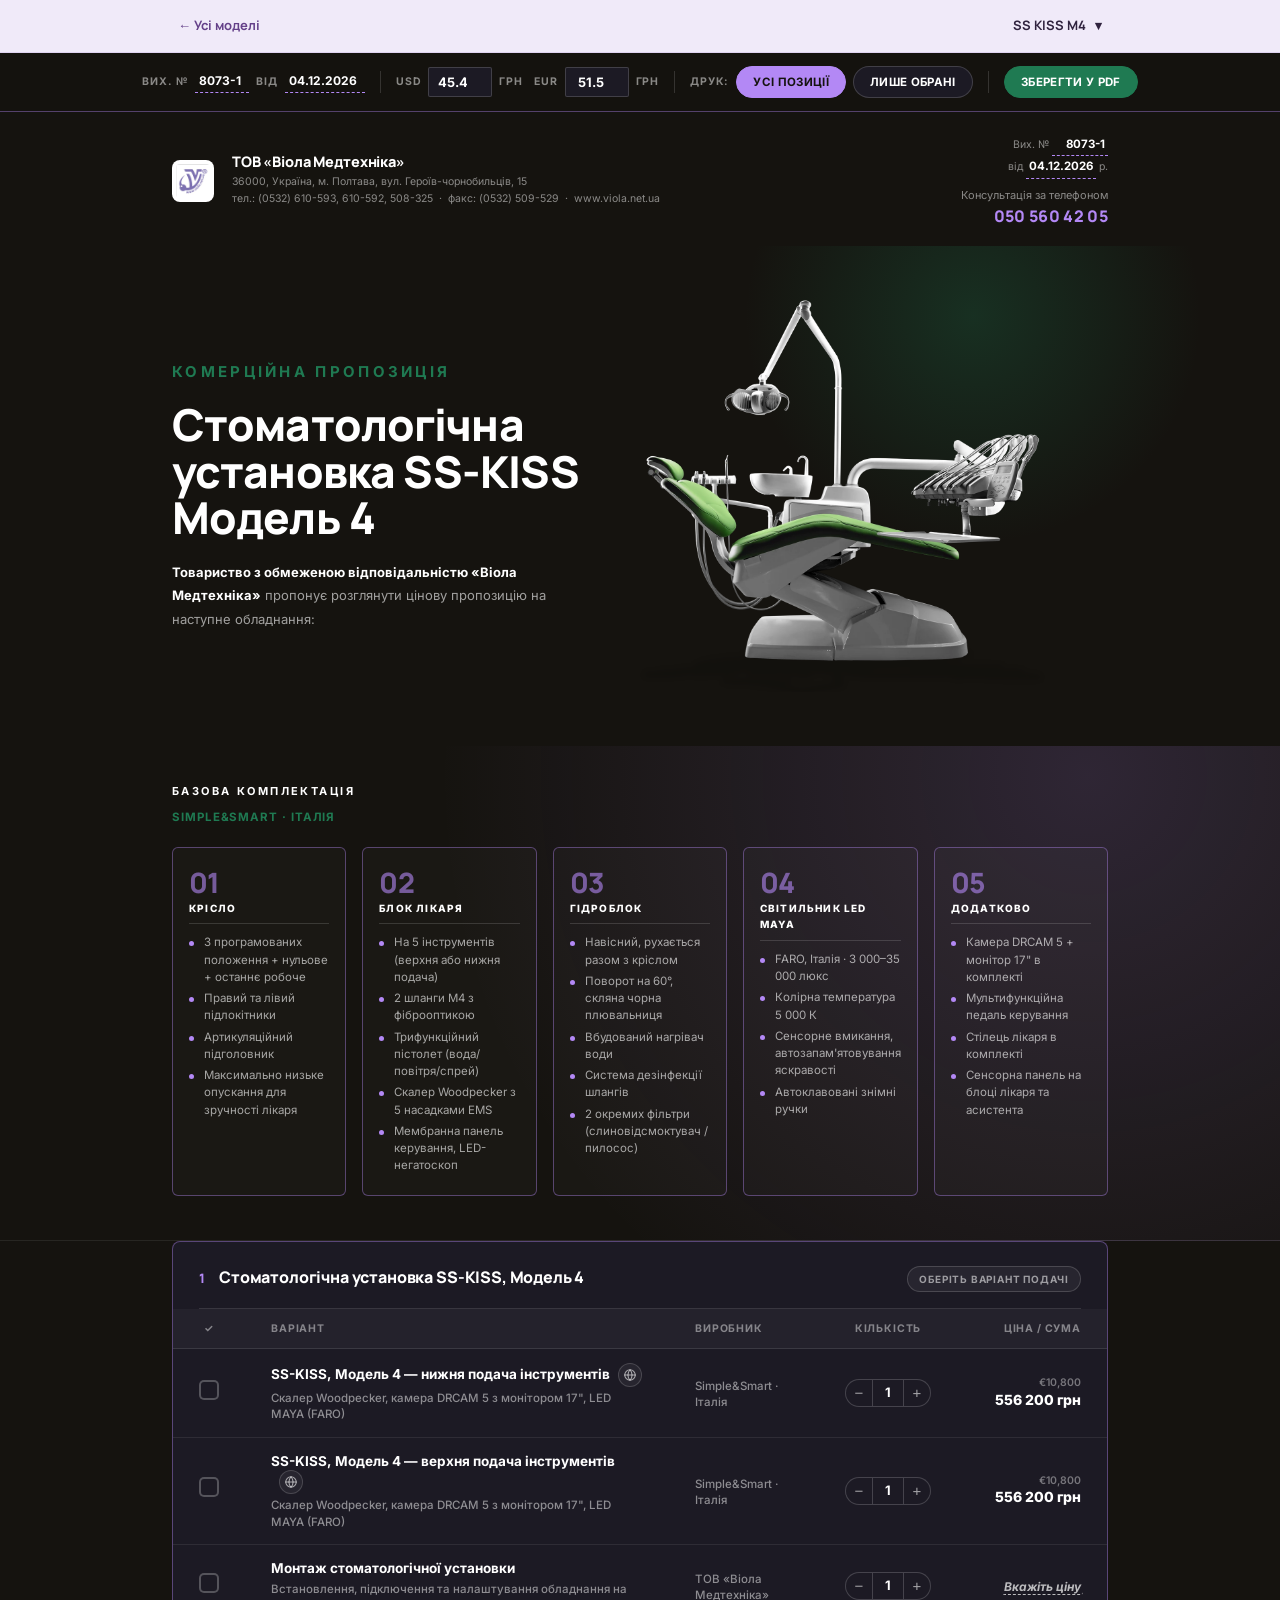
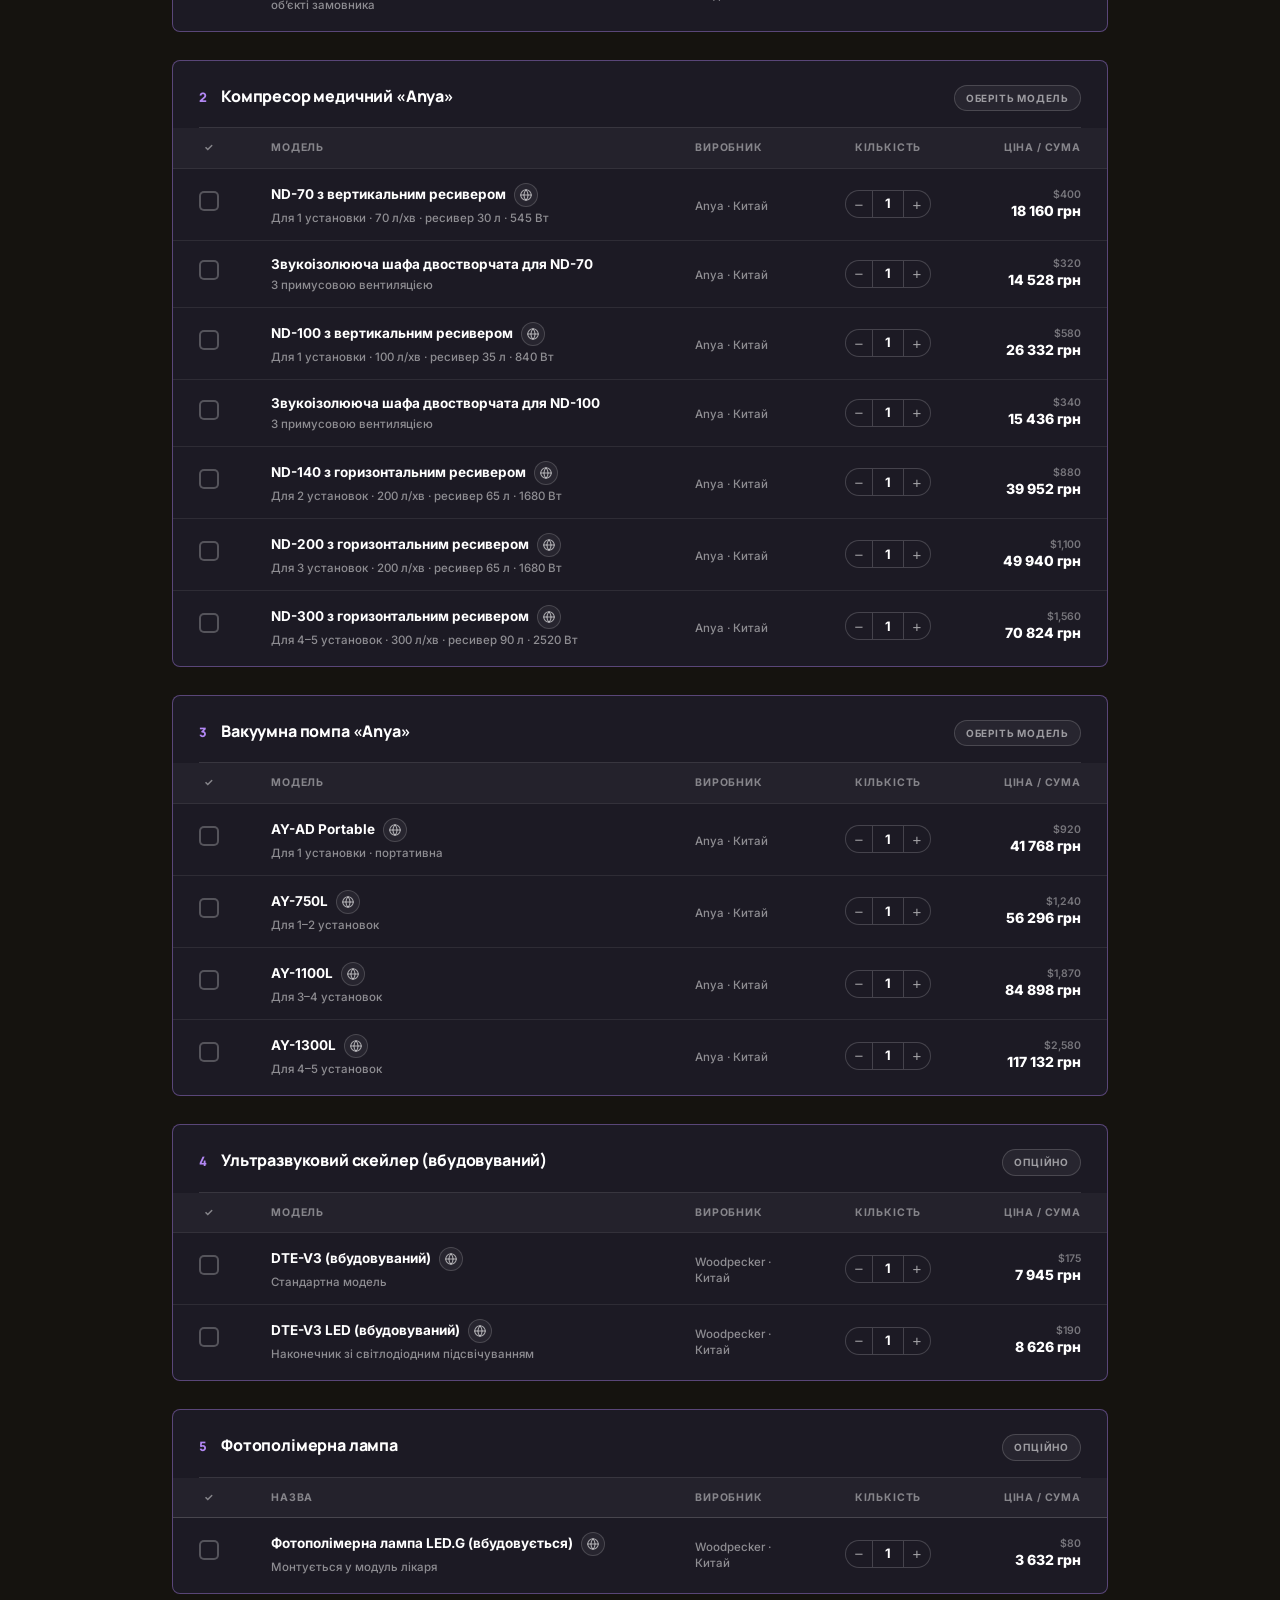
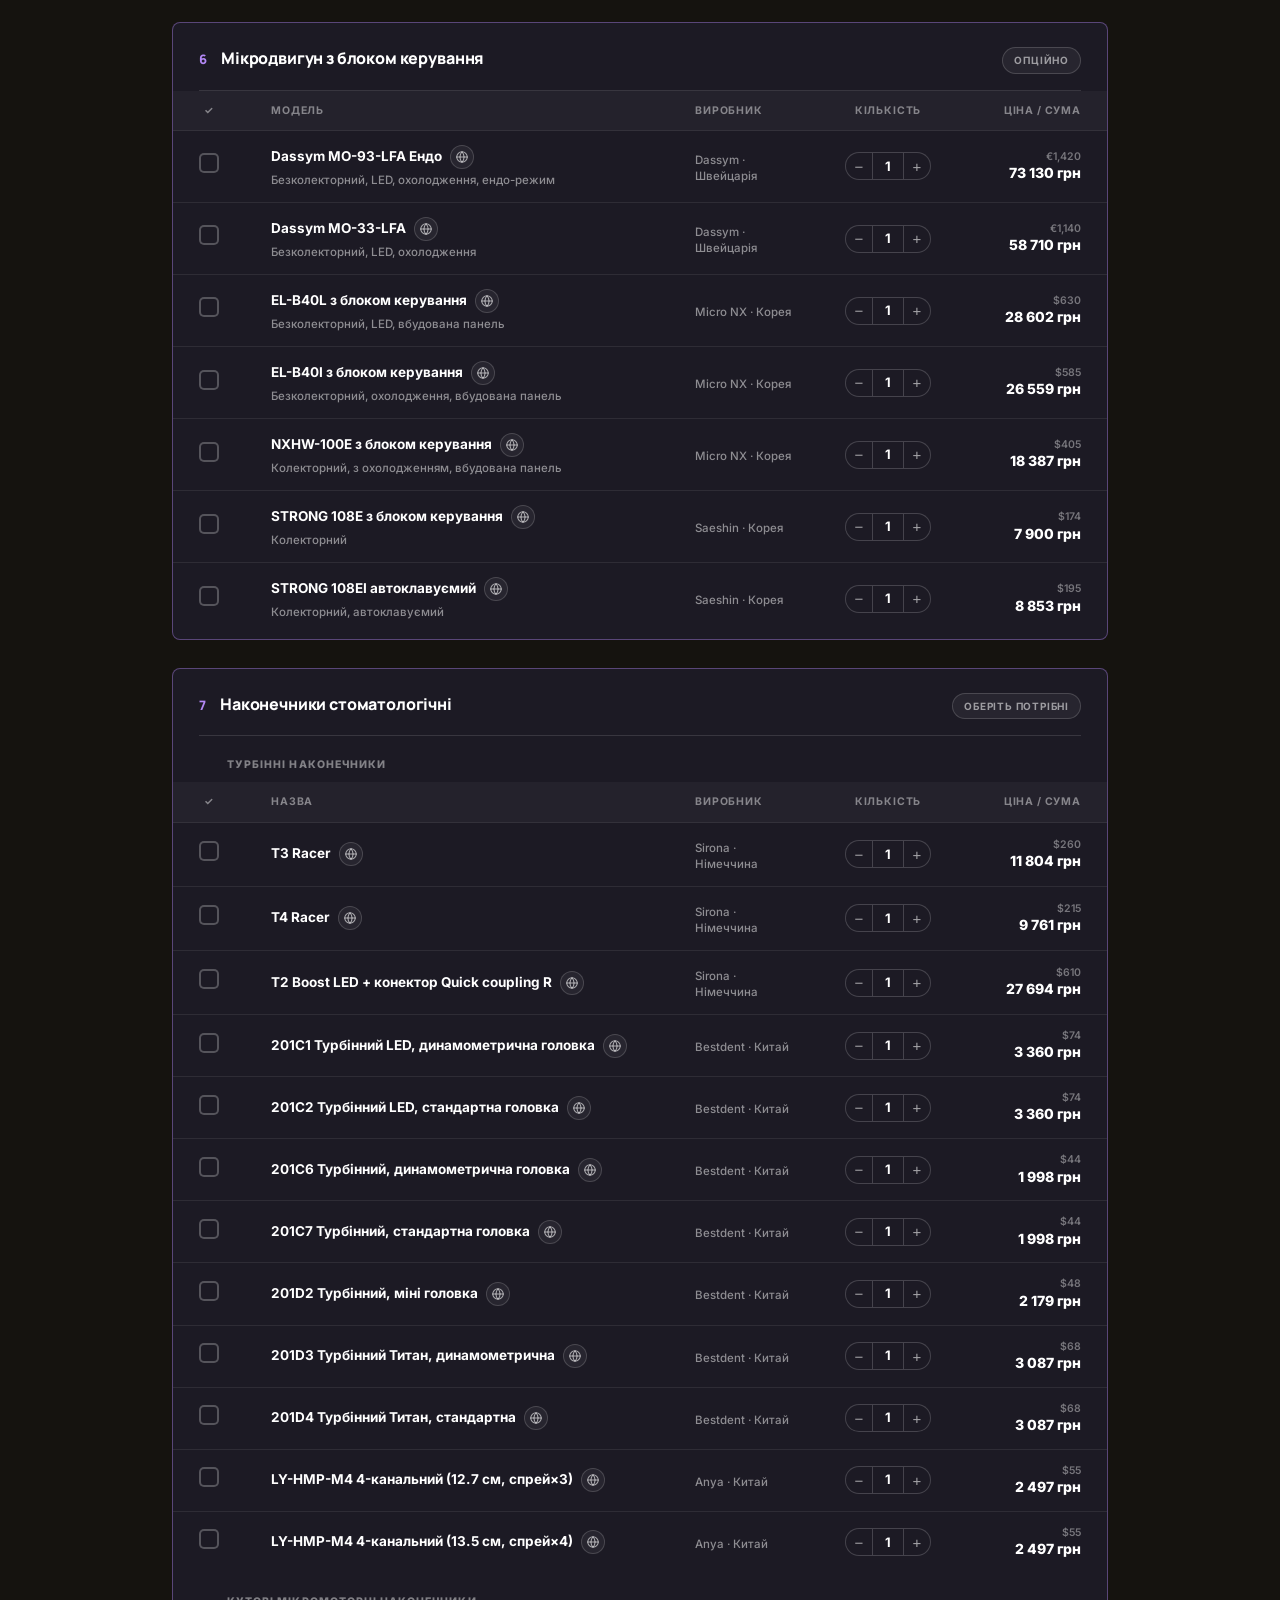
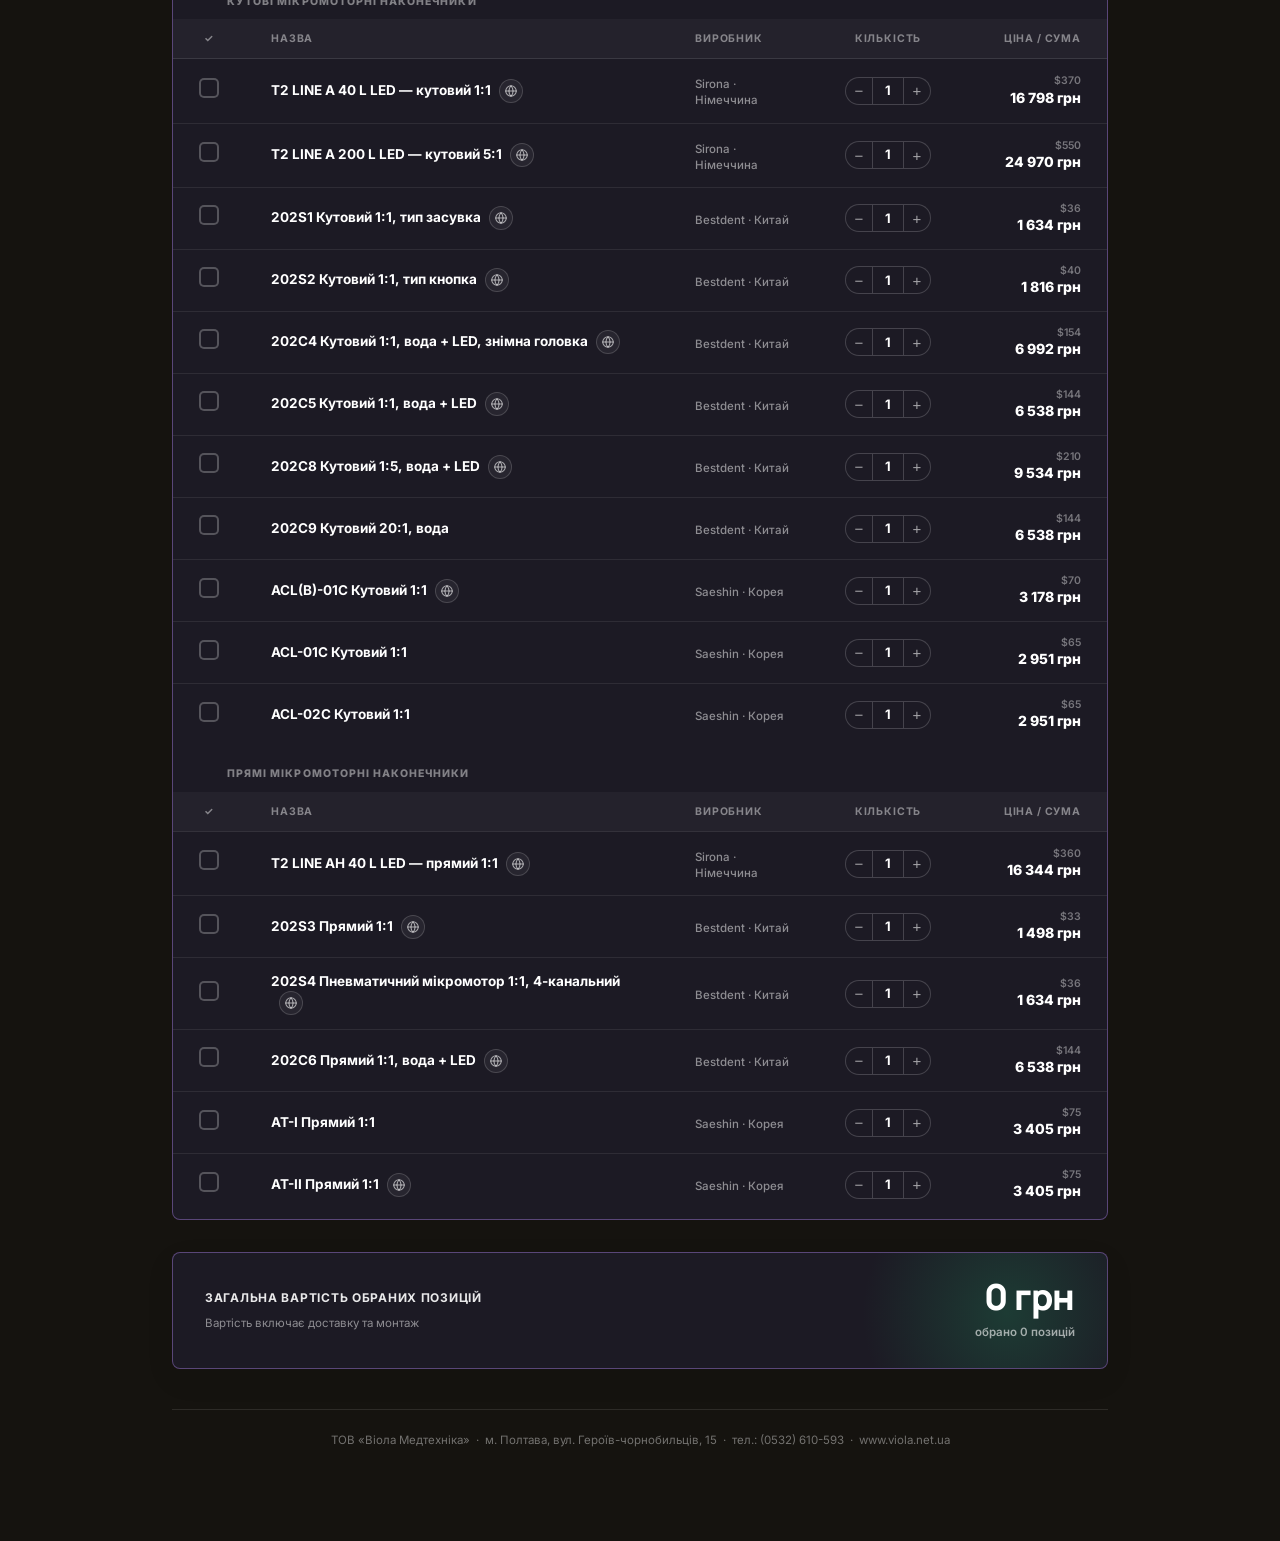
<file: ss-kiss-m4/index.html>
<!DOCTYPE html>
<html lang="uk"><head>
<meta charset="UTF-8">
<style id="print-no-hf">@page{margin:0}@media print{html,body{margin:0!important}.page{padding:12mm 13mm!important;-webkit-box-decoration-break:clone;box-decoration-break:clone}.print-note,.print-signature{margin-left:13mm!important;margin-right:13mm!important}}</style>
<meta name="viewport" content="width=device-width, initial-scale=1.0">
<title>Конфігуратор SS KISS M4 — Віола Медтехніка</title>


<link rel="preconnect" href="https://fonts.googleapis.com">
<link rel="preconnect" href="https://fonts.gstatic.com" crossorigin>
<link href="https://fonts.googleapis.com/css2?family=Manrope:wght@400;500;600;700;800&family=Inter:wght@400;500;600;700&display=swap" rel="stylesheet">
<style>
:root{
  --ink:#15130f;
  --ink-soft:#3a382f;
  --muted:#78766c;
  --faint:#a6a396;
  --paper:#faf9f5;
  --paper-alt:#f1efe7;
  --surface:#ffffff;
  --line:#e4e0d4;
  --line-soft:#ecebe1;
  --accent:#1f7a52;
  --accent-deep:#155f3f;
  --accent-soft:#e9f4ee;
  --accent-line:#c8e3d3;
  --shadow-sm:0 1px 2px rgba(21,19,15,.04);
  --shadow-md:0 10px 30px rgba(21,19,15,.07);
  --shadow-lg:0 30px 70px rgba(21,19,15,.22);
  --radius:2px;
  --radius-sm:2px;
  --surface-dark:#1c1a24;
  --surface-dark-2:#221f2c;
  --violet:#b388f5;
  --violet-line:rgba(179,136,245,.4);
  --violet-glow:rgba(179,136,245,.3);
  --display:'Manrope',Arial,sans-serif;
  --body:'Inter','Open Sans',Arial,sans-serif;
}
*,*::before,*::after{box-sizing:border-box;margin:0;padding:0}
html{-webkit-text-size-adjust:100%;scroll-behavior:smooth;overflow-x:hidden}
body{font-family:var(--body);background:var(--ink);color:#fff;font-size:13.5px;line-height:1.65;-webkit-font-smoothing:antialiased;text-rendering:optimizeLegibility;overflow-x:hidden}
.page{max-width:1000px;margin:0 auto;padding:0 32px 90px}

/* REVEAL ANIMATION */
.reveal{opacity:0;transform:translateY(22px);animation:revealFallback 0s linear .8s forwards;transition:opacity .7s cubic-bezier(.2,.7,.2,1),transform .7s cubic-bezier(.2,.7,.2,1)}
.reveal.is-visible{opacity:1;transform:none}
@keyframes revealFallback{to{opacity:1;transform:none}}
@media print{.reveal{opacity:1!important;transform:none!important}}

/* TOOLBAR */
.toolbar{
  position:sticky;top:0;z-index:100;
  background:rgba(21,19,15,.88);
  backdrop-filter:blur(10px);
  border-bottom:1px solid var(--violet-line);
  padding:13px 20px;
  display:flex;align-items:center;justify-content:center;gap:9px;flex-wrap:wrap;
  margin:0 -32px 0;
}
.tb-group{display:flex;align-items:center;gap:7px}
.tb-sep{width:1px;height:22px;background:rgba(255,255,255,.14);margin:0 6px}
.tb-lbl{font-size:10.5px;font-weight:700;color:rgba(255,255,255,.5);white-space:nowrap;letter-spacing:.08em;text-transform:uppercase}
.tb-inp{width:64px;padding:6px 9px;border:1px solid rgba(255,255,255,.16);border-radius:var(--radius-sm);font-size:13px;font-weight:700;font-family:var(--body);text-align:right;background:var(--surface-dark);color:#fff;transition:border-color .15s,box-shadow .15s}
.tb-inp:focus{outline:none;border-color:var(--violet);box-shadow:0 0 0 3px var(--violet-glow)}
.tb-btn{display:inline-flex;align-items:center;gap:6px;padding:8px 16px;border-radius:100px;border:1px solid rgba(255,255,255,.16);font-size:11.5px;font-weight:700;letter-spacing:.03em;text-transform:uppercase;font-family:var(--body);cursor:pointer;transition:all .18s;background:var(--surface-dark);color:#fff;white-space:nowrap}
.tb-btn:hover{background:var(--violet);border-color:var(--violet);color:#15130f}
.tb-btn.active{color:#15130f;background:var(--violet);border-color:var(--violet)}
.tb-btn.active:hover{background:#c7a5ff}
.tb-btn.green{color:#fff;background:var(--accent);border-color:var(--accent)}
.tb-btn.green:hover{background:var(--accent-deep);border-color:var(--accent-deep)}
.tb-btn svg{width:14px;height:14px;stroke:currentColor;fill:none;stroke-width:2;stroke-linecap:round;stroke-linejoin:round}
.tb-editable{display:inline-block;min-width:54px;border-bottom:1px dashed var(--violet);padding:1px 4px;font-size:12px;font-weight:700;color:#fff;cursor:text;outline:none;transition:all .15s}
.tb-editable:focus{border-bottom-style:solid;background:rgba(179,136,245,.15);border-radius:4px}

/* MODAL */
.modal-overlay{display:none;position:fixed;inset:0;background:rgba(21,19,15,.55);z-index:999;align-items:center;justify-content:center;padding:20px}
.modal-overlay.open{display:flex}
.modal{background:var(--surface);border-radius:6px;padding:36px 38px;max-width:470px;width:100%;box-shadow:var(--shadow-lg);position:relative;animation:modalIn .3s cubic-bezier(.2,.8,.25,1)}
@keyframes modalIn{from{opacity:0;transform:translateY(14px) scale(.985)}to{opacity:1;transform:none}}
.modal-title{font-family:var(--display);font-size:19px;font-weight:800;color:var(--ink);margin-bottom:24px;display:flex;align-items:center;gap:11px;letter-spacing:-.01em}
.modal-step{display:flex;align-items:flex-start;gap:14px;margin-bottom:16px}
.modal-step-num{width:28px;height:28px;background:var(--ink);color:#fff;border-radius:50%;font-size:12.5px;font-weight:700;display:flex;align-items:center;justify-content:center;flex-shrink:0;font-family:var(--display)}
.modal-step-text{font-size:13.5px;color:var(--ink-soft);line-height:1.6}
.modal-step-text strong{color:var(--ink);font-weight:700}
.modal-highlight{background:var(--paper-alt);border:1px solid var(--line);border-radius:8px;padding:9px 13px;font-size:12.5px;color:var(--ink);margin-top:7px;font-style:normal}
.modal-actions{display:flex;gap:10px;margin-top:26px;justify-content:flex-end}
.modal-btn{padding:11px 24px;border-radius:100px;border:none;font-size:12.5px;font-weight:700;letter-spacing:.03em;text-transform:uppercase;font-family:var(--body);cursor:pointer;transition:all .18s}
.modal-btn.primary{color:#fff;background:var(--accent)}
.modal-btn.primary:hover{background:var(--accent-deep)}
.modal-btn.secondary{color:var(--muted);background:var(--paper-alt);border:1px solid var(--line)}
.modal-btn.secondary:hover{background:var(--line-soft)}
.modal-close{position:absolute;top:16px;right:18px;font-size:17px;cursor:pointer;color:var(--faint);line-height:1;border:none;background:none;width:30px;height:30px;border-radius:8px;transition:all .15s}
.modal-close:hover{color:var(--ink);background:var(--paper-alt)}

/* HEADER */
.kp-header{display:flex;align-items:center;gap:18px;border-bottom:none;margin:0;padding:22px 0 18px}
.logo-img{width:42px;height:42px;object-fit:contain;flex-shrink:0;background:#fff;border-radius:8px;padding:4px}
.company-name{font-family:var(--display);font-size:14.5px;font-weight:800;color:#fff;line-height:1.2;text-decoration:none;letter-spacing:-.01em}
.company-info{font-size:10.5px;color:rgba(255,255,255,.5);margin-top:4px;line-height:1.6}
.kp-header > div:first-of-type{min-width:0}
.header-right{margin-left:auto;text-align:right;flex-shrink:0;white-space:nowrap}
.doc-num-row{font-size:10.5px;color:rgba(255,255,255,.5);line-height:1.9;white-space:nowrap}
.doc-editable{display:inline-block;min-width:56px;border-bottom:1px dashed var(--violet);padding:0 3px;color:#fff;font-size:11.5px;font-weight:700;cursor:text;outline:none;transition:all .15s}
.doc-editable:focus{border-bottom-style:solid;background:rgba(179,136,245,.15);border-radius:4px}

/* HERO (full-bleed) */
.hero-wrap{position:relative;left:50%;right:50%;margin-left:-50vw;margin-right:-50vw;width:100vw;background:var(--ink);margin-bottom:0;overflow:hidden}
.hero-wrap::after{content:'';position:absolute;top:-160px;right:6%;width:460px;height:460px;border-radius:50%;background:radial-gradient(circle,rgba(31,122,82,.28),transparent 70%);pointer-events:none}
.hero-inner{max-width:1000px;margin:0 auto;padding:0 32px;position:relative}

/* INTRO / HERO SPLIT */
.hero-split{display:flex;align-items:center;gap:32px;min-height:500px;padding-top:20px;padding-bottom:20px;position:relative}
.intro-block{text-align:left;padding:0;max-width:420px;flex:0 0 auto;position:relative;z-index:2}
.intro-eyebrow{font-size:11px;font-weight:700;letter-spacing:.22em;text-transform:uppercase;color:var(--accent);margin-bottom:16px}
.intro-title{font-family:var(--display);font-size:44px;font-weight:800;margin-bottom:20px;color:#fff;line-height:1.06;letter-spacing:-.02em}
.intro-text{font-size:13px;color:rgba(255,255,255,.6);line-height:1.8;max-width:440px}
.intro-text strong{color:#fff;font-weight:700}

/* HERO PHOTO — no frame, free to grow and bleed past the column */
.hero-photo{flex:1;position:relative;align-self:stretch;min-width:0;overflow:visible}
.chair-img{
  position:absolute;
  top:50%;
  right:-24px;
  transform:translateY(-50%);
  width:min(46vw,640px);
  height:auto;
  max-width:min(46vw,640px);
  z-index:1;
  transition:transform .6s cubic-bezier(.2,.7,.2,1);
}
.hero-photo:hover .chair-img{transform:translateY(-50%) scale(1.03)}

/* SPECS STRIP — full-bleed, dark, framed cards */
.specs-strip{
  position:relative;left:50%;right:50%;margin-left:-50vw;margin-right:-50vw;width:100vw;
  background:
    radial-gradient(circle at 85% 6%,rgba(179,136,245,.16),transparent 55%),
    var(--ink);
  border-bottom:1px solid rgba(255,255,255,.08);
  overflow:hidden;
}
.specs-strip-inner{max-width:1000px;margin:0 auto;padding:36px 32px 44px;position:relative;z-index:1}
.specs-eyebrow{font-size:11px;font-weight:700;letter-spacing:.22em;text-transform:uppercase;color:rgba(255,255,255,.55);margin-bottom:8px}
.chair-info-maker{font-size:11.5px;color:var(--accent);font-weight:700;letter-spacing:.08em;text-transform:uppercase;margin-bottom:20px}
.chair-specs-grid{display:grid;grid-template-columns:repeat(5,1fr);gap:16px}
.spec-group{
  position:relative;
  margin-bottom:0;
  padding:20px 16px 18px;
  border:1px solid rgba(179,136,245,.4);
  border-radius:6px;
  background:rgba(255,255,255,.025);
  box-shadow:0 0 0 rgba(179,136,245,0);
  transition:transform .35s cubic-bezier(.2,.7,.2,1),box-shadow .35s ease,border-color .35s ease,background .35s ease;
}
.spec-group:hover{
  transform:translateY(-4px);
  border-color:#b388f5;
  background:rgba(179,136,245,.06);
  box-shadow:0 0 24px rgba(179,136,245,.3),0 10px 26px rgba(0,0,0,.35);
}
.spec-num{
  display:block;
  font-family:var(--display);
  font-size:28px;
  font-weight:800;
  color:#b388f5;
  opacity:.6;
  line-height:1;
  margin-bottom:4px;
  letter-spacing:-.02em;
  user-select:none;
}
.spec-group-title{font-size:10px;font-weight:800;text-transform:uppercase;letter-spacing:.12em;color:#fff;margin-bottom:8px;padding-bottom:7px;border-bottom:1px solid rgba(255,255,255,.14);position:relative;z-index:1}
.spec-list{list-style:none;font-size:11.5px;color:rgba(255,255,255,.62);line-height:1.5;position:relative;z-index:1}
.spec-list li{padding:2px 0 2px 15px;position:relative}
.spec-list li::before{content:'';position:absolute;left:0;top:9px;width:5px;height:5px;border-radius:50%;background:#b388f5}

/* SECTION — framed card, continues the neon-violet language */
.section{
  margin-bottom:28px;
  background:var(--surface-dark);
  border:1px solid var(--violet-line);
  border-radius:8px;
  padding:22px 26px 4px;
  transition:border-color .3s ease,box-shadow .3s ease;
}
.section:hover{border-color:var(--violet);box-shadow:0 0 26px rgba(179,136,245,.16)}
.section-header{display:flex;align-items:baseline;gap:14px;margin-bottom:0;background:transparent;border-bottom:1px solid rgba(255,255,255,.12);padding:0 0 16px;color:#fff}
.section-num{font-family:var(--display);font-size:13px;font-weight:800;color:var(--violet);flex-shrink:0}
.section-title{font-family:var(--display);font-size:16px;font-weight:800;color:#fff;flex:1;letter-spacing:-.01em}
.section-badge{font-size:10px;font-weight:700;letter-spacing:.08em;text-transform:uppercase;padding:4px 11px;border-radius:100px;border:1px solid rgba(255,255,255,.16);color:rgba(255,255,255,.55);background:rgba(255,255,255,.05);white-space:nowrap}

/* TABLE */
.options-table-wrap{background:transparent;border:none;border-radius:0;overflow:hidden;margin:0 -26px}
table.otbl{width:100%;border-collapse:collapse;font-size:13.5px}
table.otbl thead tr{background:rgba(255,255,255,.035);border-bottom:1px solid rgba(255,255,255,.1)}
table.otbl th{padding:11px 26px;text-align:left;color:rgba(255,255,255,.45);font-weight:700;font-size:10.5px;letter-spacing:.08em;text-transform:uppercase}
table.otbl th.th-c{width:48px;text-align:center;padding-left:26px}
table.otbl th.th-q{width:108px;text-align:center}
table.otbl th.th-p{width:150px;text-align:right;padding-right:26px}
table.otbl th.th-maker{width:150px}
table.otbl tbody tr{border-bottom:1px solid rgba(255,255,255,.08);cursor:pointer;transition:background .15s}
table.otbl tbody tr:last-child{border-bottom:none}
table.otbl tbody tr:hover{background:rgba(179,136,245,.06)}
table.otbl tbody tr.row-checked{background:rgba(31,122,82,.16);box-shadow:inset 3px 0 0 var(--accent)}
table.otbl tbody tr.row-checked:hover{background:rgba(31,122,82,.22)}
table.otbl td{padding:14px 26px;vertical-align:middle}
table.otbl td.td-c{text-align:center;padding-left:26px}
table.otbl td.td-q{text-align:center}
table.otbl td.td-p{text-align:right;white-space:nowrap;line-height:1.35;padding-right:26px}
.opt-name{font-weight:700;color:#fff;font-size:13.5px;line-height:1.4}
.opt-sub{font-size:11.5px;color:rgba(255,255,255,.5);margin-top:3px;font-weight:500;line-height:1.4}

/* CHECKBOX */
.cb{width:20px;height:20px;border:2px solid rgba(255,255,255,.25);border-radius:5px;display:inline-flex;align-items:center;justify-content:center;flex-shrink:0;background:var(--surface-dark);transition:all .18s cubic-bezier(.3,1.4,.5,1)}
table.otbl tbody tr:hover .cb{border-color:var(--violet)}
.cb.on{background:var(--accent);border-color:var(--accent);transform:scale(1.08)}
.cb-tick{display:none;color:#fff;font-size:12px;font-weight:800;line-height:1}
.cb.on .cb-tick{display:block;animation:tickPop .25s cubic-bezier(.3,1.5,.5,1)}
@keyframes tickPop{from{transform:scale(0)}to{transform:scale(1)}}

/* QTY */
.qty-wrap{display:inline-flex;align-items:stretch;border:1px solid rgba(255,255,255,.18);border-radius:100px;overflow:hidden;background:var(--surface-dark)}
.qty-btn{width:26px;height:26px;border:none;background:transparent;color:rgba(255,255,255,.6);font-size:15px;cursor:pointer;display:inline-flex;align-items:center;justify-content:center;user-select:none;padding:0;line-height:1;transition:background .15s}
.qty-btn:hover{background:rgba(179,136,245,.15);color:#fff}
.qty-val{min-width:32px;text-align:center;font-weight:700;font-size:13px;color:#fff;border-left:1px solid rgba(255,255,255,.18);border-right:1px solid rgba(255,255,255,.18);display:flex;align-items:center;justify-content:center}

/* PRICE */
.p-orig{font-size:10.5px;color:rgba(255,255,255,.4);font-weight:600}
.p-uah{font-size:14px;font-weight:800;color:#fff}.p-uah{cursor:pointer;border-bottom:1px dashed transparent;border-radius:3px;padding:0 2px;margin:0 -2px;transition:all .15s}.p-uah:hover{border-bottom-color:currentColor;opacity:.85}.p-placeholder{font-size:12px;font-weight:700;font-style:italic;opacity:.7;border-bottom:1px dashed currentColor}.p-input{width:98px;padding:3px 7px;border:1px solid var(--brand-mid,#d4738f);border-radius:5px;font-size:13px;font-weight:800;text-align:right;font-family:'Open Sans',Arial,sans-serif;color:#2b1d24;background:#fff}.p-input:focus{outline:none;box-shadow:0 0 0 3px rgba(212,115,143,.25)}@media print{.p-input{border:none!important;box-shadow:none!important;background:transparent!important}}
.p-total{font-size:12px;font-weight:700;color:var(--accent);margin-top:1px}
.sub-label{font-size:10.5px;font-weight:800;text-transform:uppercase;letter-spacing:.1em;color:rgba(255,255,255,.45);margin:20px 0 9px 28px}

/* TOTAL */
.total-bar{background:var(--surface-dark);border:1px solid var(--violet-line);border-radius:8px;padding:26px 32px;display:flex;align-items:center;justify-content:space-between;margin-top:32px;flex-wrap:wrap;gap:16px;box-shadow:var(--shadow-md);position:relative;overflow:hidden;transition:border-color .3s ease,box-shadow .3s ease}
.total-bar:hover{border-color:var(--violet);box-shadow:0 0 26px rgba(179,136,245,.18)}
.total-bar::before{content:'';position:absolute;top:-90px;right:-50px;width:300px;height:300px;border-radius:50%;background:radial-gradient(circle,rgba(31,122,82,.35),transparent 68%);pointer-events:none}
.total-label{color:rgba(255,255,255,.9);font-size:12px;font-weight:700;letter-spacing:.06em;text-transform:uppercase}
.total-note{color:rgba(255,255,255,.5);font-size:11.5px;margin-top:6px}
.total-right{text-align:right;position:relative}
.total-sum{font-family:var(--display);font-size:36px;font-weight:800;color:#fff;line-height:1;letter-spacing:-.01em;transition:opacity .2s}
.total-cnt{color:rgba(255,255,255,.6);font-size:11.5px;margin-top:8px;font-weight:600}
.kp-footer{margin-top:40px;padding-top:20px;border-top:1px solid rgba(255,255,255,.1);font-size:11.5px;color:rgba(255,255,255,.4);text-align:center;line-height:1.8}

/* SITE LINK ICON */
.opt-link{
  display:inline-flex;align-items:center;justify-content:center;
  width:24px;height:24px;margin-left:8px;border-radius:50%;
  background:rgba(255,255,255,.05);border:1px solid rgba(255,255,255,.16);
  color:rgba(255,255,255,.6);text-decoration:none;
  vertical-align:middle;flex-shrink:0;
  transition:all .18s;cursor:pointer;
}
.opt-link:hover{background:var(--violet);color:#15130f;border-color:var(--violet);transform:translateY(-1px)}
.opt-link svg{width:14px;height:14px;stroke:currentColor;fill:none;stroke-width:1.9;stroke-linecap:round;stroke-linejoin:round}
@media print{.opt-link{display:none!important}}

/* RESPONSIVE */
@media (max-width:760px){
  .page{padding:0 18px 60px}
  .toolbar{gap:7px;padding:11px 14px;margin:0 -18px 0}
  .kp-header{flex-wrap:wrap;gap:16px;margin-top:26px}
  .header-right{margin-left:0;text-align:left;width:100%}
  .hero-wrap{margin-bottom:32px}
  .hero-split{flex-direction:column;align-items:flex-start;gap:32px;min-height:0;padding-top:36px;padding-bottom:36px}
  .intro-block{max-width:100%}
  .intro-title{font-size:28px}
  .intro-text{max-width:100%}
  .hero-photo{width:100%;height:280px;align-self:auto}
  .chair-img{position:static;transform:none;width:100%;max-width:340px;height:auto;max-height:none;margin:0 auto;display:block;object-position:center}
  .hero-photo:hover .chair-img{transform:none}
  .specs-strip-inner{padding:28px 20px 32px}
  .chair-specs-grid{grid-template-columns:1fr 1fr;gap:20px 20px}
  .spec-group{margin-bottom:6px;border-left:none!important;padding-left:0!important}
  .spec-num{font-size:24px}
  .options-table-wrap{margin:0 -18px}
  table.otbl{min-width:560px}
  .section{padding:18px 18px 4px}
  table.otbl th,table.otbl td{padding-left:18px;padding-right:18px}
  .total-sum{font-size:28px}
}

/* PRINT MODES */
body.print-selected .orow:not(.row-checked){display:none!important}
body.print-selected .section:not(:has(.row-checked)){display:none!important}
body.print-selected .options-table-wrap:not(:has(.row-checked)){display:none!important}
body.print-selected .sub-label{display:none}
body.print-selected .section:has(.row-checked) .sub-label{display:block}

@media print{
  .toolbar,.modal-overlay,.qty-btn,.opt-link{display:none!important}
  *{-webkit-print-color-adjust:exact!important;print-color-adjust:exact!important;color-adjust:exact!important}
  html,body{font-size:15px;background:#fff}
  .page{padding:0 22px;max-width:100%}
  .section{margin-bottom:14px;background:#fff!important;border:none!important;border-radius:0!important;padding:0!important;box-shadow:none!important}
  .section-header{display:flex!important;align-items:center!important;gap:10px!important;background:#f0f0f0!important;color:#000!important;border:1px solid #bbb!important;border-bottom:none!important;border-radius:0!important;break-after:avoid;page-break-after:avoid;margin-bottom:0!important;padding:8px 12px!important}
  .options-table-wrap{break-before:avoid;page-break-before:avoid;border:1px solid #bbb!important;border-top:none!important;border-radius:0!important;overflow:visible;box-shadow:none!important;background:#fff!important;margin:0!important}
  .section-num{width:22px!important;height:22px!important;display:inline-flex!important;align-items:center!important;justify-content:center!important;background:#ddd!important;color:#333!important;border-radius:50%!important;font-size:12px!important;flex-shrink:0}
  .section-title{color:#000!important;font-size:14px!important}
  .section-badge{display:none!important}
  table.otbl{break-inside:auto;border-collapse:collapse!important;width:100%}
  table.otbl thead{display:table-header-group}
  table.otbl thead tr{background:#f0f0f0!important}
  table.otbl th{border:1px solid #aaa!important;padding:5px 8px!important;background:#f0f0f0!important;font-size:12px!important;text-align:left!important;color:#333!important}
  table.otbl th.th-c{width:36px;text-align:center!important;padding-left:8px!important}
  table.otbl th.th-q{width:70px;text-align:center!important}
  table.otbl th.th-p{width:130px;text-align:right!important;padding-right:8px!important}
  table.otbl th.th-maker{width:120px}
  table.otbl td{border:1px solid #bbb!important;padding:7px 10px!important;vertical-align:middle!important;font-size:15px!important}
  table.otbl td.td-c{padding-left:10px!important}
  table.otbl td.td-q{text-align:center!important}
  table.otbl td.td-p{text-align:right!important;padding-right:10px!important}
  table.otbl tbody tr{break-inside:avoid;background:#fff!important}
  table.otbl tbody tr:hover{background:#fff!important}
  table.otbl tbody tr.row-checked{background:#f2f9f5!important;box-shadow:none!important}
  table.otbl{counter-reset:print-row}
  table.otbl tbody tr{counter-increment:print-row}
  table.otbl td.td-c{text-align:center!important;font-weight:700;font-size:13px;color:#333}
  table.otbl td.td-c::before{content:counter(print-row)}
  table.otbl td.td-c .cb{display:none!important}
  .opt-name{color:#000!important}
  .opt-sub{color:#555!important}
  .p-orig{color:#777!important}
  .p-uah{color:#000!important}
  .p-total{color:#155f3f!important}
  .sub-label{color:#666!important;margin-left:0!important}
  .cb{border-color:#999!important;background:#fff!important}
  .qty-wrap{border:none!important;background:transparent!important}
  .qty-val{border:none!important;background:transparent!important;font-weight:700;color:#000!important}
  .total-bar{background:#f5f5f5!important;border:2px solid #999!important;border-radius:0!important;box-shadow:none!important;break-inside:avoid;padding:12px 20px!important;margin-top:16px!important}
  .total-bar::before{display:none!important}
  .total-label{color:#000!important;font-weight:700}
  .total-note{color:#555!important}
  .total-cnt{color:#555!important}
  .total-sum{color:#000!important;font-size:24px!important}
  .hero-wrap{position:static!important;width:auto!important;left:auto!important;right:auto!important;margin:0!important;background:#fff!important}
  .hero-wrap::after{display:none!important}
  .hero-inner{padding:0!important;max-width:100%!important}
  .hero-split{flex-direction:row!important;min-height:0!important;padding:6px 0 10px!important;margin-bottom:0!important;break-inside:avoid}
  .intro-block{max-width:44%!important}
  .intro-title{color:#000!important;font-size:20px!important}
  .intro-text{color:#333!important}
  .intro-text strong{color:#000!important}
  .hero-photo{width:auto!important;position:static!important}
  .chair-img{position:static!important;width:320px!important;max-width:320px!important;height:auto!important;max-height:none!important;filter:none;transform:none!important;margin:0!important;object-position:center!important}
  .specs-strip{position:static!important;width:auto!important;left:auto!important;right:auto!important;margin:0!important;background:#fff!important;border:none!important;break-inside:avoid}
  .specs-strip-inner{padding:6px 0 10px!important;max-width:100%!important}
  .specs-eyebrow{display:none!important}
  .chair-info-maker{color:#000!important}
  .chair-specs-grid{grid-template-columns:1fr 1fr!important;gap:4px 16px!important}
  .spec-group{border:1px solid #ccc!important;border-radius:0!important;background:#fff!important;box-shadow:none!important;transform:none!important;padding:5px 8px!important;margin-bottom:0!important}
  .spec-num{display:none!important}
  .spec-group-title{color:#000!important;border-bottom-color:#ccc!important;margin-bottom:3px!important;padding-bottom:3px!important}
  .spec-list{font-size:10.5px;color:#333!important;line-height:1.35!important}
  .spec-list li{padding:1px 0 1px 12px!important}
  .spec-list li::before{background:#000!important}
  .print-signature{display:flex!important;margin-top:24px;padding-top:18px;border-top:1px solid #bbb;break-inside:avoid}
  .print-note{display:block!important}
  .kp-header{flex-wrap:nowrap!important;flex-direction:row!important;align-items:center!important}
  .header-right{margin-left:auto!important;text-align:right!important;width:auto!important}
  .company-info{font-size:12px!important;color:#666!important}
  .company-name{font-size:19px!important;color:#000!important}
  .logo-img{filter:none!important;background:#fff!important;padding:0!important;border-radius:0!important}
  .doc-num-row{color:#666!important}
  .doc-editable{color:#000!important}
  .hdr-phone-num{color:#000!important;font-size:17px!important}
  .hdr-phone{color:#444!important}
  .kp-footer{display:none!important}
  .kp-header,.intro-block{break-inside:avoid}
  .intro-block{padding-bottom:16px}
  .sub-label{break-after:avoid;margin-top:12px}
}

/* ── ПIДПИС / ПЕЧАТКА ── */
.print-signature{
  display:none;
  align-items:flex-start;
  margin-top:32px;
  padding-top:22px;
  border-top:2px solid var(--line);
}
.sig-col{flex:1}
.sig-label{font-size:11px;font-weight:700;text-transform:uppercase;letter-spacing:.06em;color:var(--muted);margin-bottom:8px}
.sig-company{font-size:13px;font-weight:600;color:var(--ink);margin-bottom:10px}
.sig-line-wrap{margin-top:44px}
.sig-line{font-size:11.5px;color:var(--ink);border-bottom:1px solid #aaa;padding-bottom:2px;margin-bottom:4px;width:340px}
.sig-hint{font-size:9.5px;color:var(--faint);display:flex;justify-content:space-between;width:340px}

/* ── ПРИМIТКА ПРИ ДРУКУ ── */
.print-note{
  display:none;
  margin-top:18px;
  padding:12px 16px;
  border-left:3px solid var(--line);
  font-size:10.5px;
  color:#555;
  line-height:1.65;
  background:var(--paper-alt);
}

/* ── ТЕЛЕФОН В ШАПЦI ── */
.hdr-phone{font-size:11px;color:rgba(255,255,255,.5);margin-top:8px;line-height:1.5;text-align:right;white-space:nowrap}
.hdr-phone-num{font-size:16px;font-weight:800;color:var(--violet);letter-spacing:.02em;white-space:nowrap;font-family:var(--display)}
</style>
<link rel="stylesheet" href="../assets/fonts.css">
<link rel="stylesheet" href="../assets/model-nav.css">
</head>
<body>
<nav class="viola-model-nav" aria-label="Навігація конфігураторів"><a href="../catalog/">← Усі моделі</a><details><summary>SS KISS M4 &nbsp; ▾</summary><ul><li><a href="../">AY-A1000</a></li><li><a href="../ay-215b3/">AY-215B3</a></li><li><a href="../ay-215c1/">AY-215C1</a></li><li><a href="../ay-215c2/">AY-215C2</a></li><li><a href="../ay-a3600/">AY-A3600</a></li><li><a href="../ay-a6800/">AY-A6800</a></li><li><a href="../ss-kiss-m1/">SS KISS M1</a></li><li><a aria-current="page" href="../ss-kiss-m4/">SS KISS M4</a></li></ul></details></nav>



<!-- PDF INSTRUCTION MODAL -->
<div class="modal-overlay" id="pdfModal">
  <div class="modal">
    <button class="modal-close" onclick="closeModal()">✕</button>
    <div class="modal-title">Як зберегти КП у PDF</div>
    <div class="modal-step">
      <div class="modal-step-num">1</div>
      <div class="modal-step-text">Натисніть <strong>«Продовжити»</strong> — відкриється вікно друку браузера</div>
    </div>
    <div class="modal-step">
      <div class="modal-step-num">2</div>
      <div class="modal-step-text">
        Знайдіть поле <strong>«Принтер»</strong> (або <strong>«Destination»</strong>) — там буде вказана назва вашого принтера.<br>
        <div class="modal-highlight">💡 Натисніть на назву принтера і оберіть <strong>«Зберегти як PDF»</strong> (або <strong>«Save as PDF»</strong>)</div>
      </div>
    </div>
    <div class="modal-step">
      <div class="modal-step-num">3</div>
      <div class="modal-step-text">Натисніть <strong>«Зберегти»</strong> і оберіть папку для збереження файлу</div>
    </div>
    <div class="modal-step">
      <div class="modal-step-num">4</div>
      <div class="modal-step-text">
        Рекомендовані налаштування:<br>
        <div class="modal-highlight">Орієнтація: <strong>Книжна</strong> &nbsp;·&nbsp; Поля: <strong>Мінімальні</strong> &nbsp;·&nbsp; Масштаб: <strong>100%</strong></div>
      </div>
    </div>
    <div class="modal-actions">
      <button class="modal-btn secondary" onclick="closeModal()">Скасувати</button>
      <button class="modal-btn primary" onclick="closeModal(); window.print()">Продовжити →</button>
    </div>
  </div>
</div>

<!-- STICKY TOOLBAR -->
<div class="toolbar">
  <div class="tb-group">
    <span class="tb-lbl">Вих. №</span>
    <span class="tb-editable" id="tb-docnum" contenteditable="true" spellcheck="false"></span>
    <span class="tb-lbl">від</span>
    <span class="tb-editable" id="tb-docdate" contenteditable="true" spellcheck="false" style="min-width:80px"></span>
  </div>
  <div class="tb-sep"></div>
  <div class="tb-group">
    <span class="tb-lbl">USD</span>
    <input type="number" class="tb-inp" id="usd" value="45.4" min="1" step="0.1">
    <span class="tb-lbl">грн</span>
    <span class="tb-lbl" style="margin-left:4px">EUR</span>
    <input type="number" class="tb-inp" id="eur" value="51.5" min="1" step="0.1">
    <span class="tb-lbl">грн</span>
  </div>
  <div class="tb-sep"></div>
  <div class="tb-group">
    <span class="tb-lbl">Друк:</span>
    <button class="tb-btn active" id="mode-all" onclick="setMode('all')">Усі позиції</button>
    <button class="tb-btn" id="mode-sel" onclick="setMode('selected')">Лише обрані</button>
  </div>
  <div class="tb-sep"></div>
  <div class="tb-group">
    <button class="tb-btn green" onclick="openModal()">Зберегти у PDF</button>
  </div>
</div>

<div class="page">

  <!-- HEADER -->
  <header class="kp-header reveal">
    <img class="logo-img" src="../assets/2054f9255b46bcc3e752.jpg" alt="Логотип Віола Медтехніка">
    <div>
      <div class="company-name">ТОВ «Віола Медтехніка»</div>
      <div class="company-info">
        36000, Україна, м. Полтава, вул. Героїв-чорнобильців, 15<br>
        тел.: (0532) 610-593, 610-592, 508-325 &nbsp;·&nbsp; факс: (0532) 509-529 &nbsp;·&nbsp; www.viola.net.ua
      </div>
    </div>
    <div class="header-right">
      <div class="doc-num-row">Вих. № <span class="doc-editable" id="hdr-docnum" contenteditable="true" spellcheck="false"></span></div>
      <div class="doc-num-row">від <span class="doc-editable" id="hdr-docdate" contenteditable="true" spellcheck="false"></span> р.</div>
      <div class="hdr-phone">Консультацiя за телефоном<br><span class="hdr-phone-num">050 560 42 05</span></div>
    </div>
  </header>

  <!-- HERO -->
  <div class="hero-wrap reveal">
    <div class="hero-inner hero-split">
      <div class="intro-block">
        <div class="intro-eyebrow" style="font-size:15px">Комерційна пропозиція</div>
        <div class="intro-title">Стоматологічна<br>установка SS&#8209;KISS<br>Модель 4</div>
        <div class="intro-text">
          <strong>Товариство з обмеженою відповідальністю «Віола Медтехніка»</strong> пропонує розглянути цінову пропозицію на наступне обладнання:
        </div>
      </div>
      <div class="hero-photo">
        <img class="chair-img" src="../assets/120b73d7c4f95bfb4fe0.webp" alt="Стоматологічна установка SS-KISS, Модель 4">
      </div>
    </div>
  </div>

  <!-- SPECS STRIP -->
  <div class="specs-strip reveal">
   <div class="specs-strip-inner">
    <div class="specs-eyebrow" style="color:#FFFFFF">БАЗОВА КОМПЛЕКТАЦІЯ</div>
    <div class="chair-info-maker">Simple&amp;Smart · Італія</div>
    <div class="chair-specs-grid">
      <div class="spec-group spec-l1"><span class="spec-num">01</span>
          <div class="spec-group-title">Крісло</div>
          <ul class="spec-list">
            <li>3 програмованих положення + нульове + останнє робоче</li>
            <li>Правий та лівий підлокітники</li>
            <li>Артикуляційний підголовник</li>
            <li>Максимально низьке опускання для зручності лікаря</li>
          </ul>
        </div>
        <div class="spec-group spec-r1"><span class="spec-num">02</span>
          <div class="spec-group-title">Блок лікаря</div>
          <ul class="spec-list">
            <li>На 5 інструментів (верхня або нижня подача)</li>
            <li>2 шланги М4 з фіброоптикою</li>
            <li>Трифункційний пістолет (вода/повітря/спрей)</li>
            <li>Скалер Woodpecker з 5 насадками EMS</li>
            <li>Мембранна панель керування, LED-негатоскоп</li>
          </ul>
        </div>
        <div class="spec-group spec-l2"><span class="spec-num">03</span>
          <div class="spec-group-title">Гідроблок</div>
          <ul class="spec-list">
            <li>Навісний, рухається разом з кріслом</li>
            <li>Поворот на 60°, скляна чорна плювальниця</li>
            <li>Вбудований нагрівач води</li>
            <li>Система дезінфекції шлангів</li>
            <li>2 окремих фільтри (слиновідсмоктувач / пилосос)</li>
          </ul>
        </div>
        <div class="spec-group spec-r2"><span class="spec-num">04</span>
          <div class="spec-group-title">Світильник LED MAYA</div>
          <ul class="spec-list">
            <li>FARO, Італія · 3 000–35 000 люкс</li>
            <li>Колірна температура 5 000 К</li>
            <li>Сенсорне вмикання, автозапам'ятовування яскравості</li>
            <li>Автоклавовані знімні ручки</li>
          </ul>
        </div>
        <div class="spec-group spec-bot"><span class="spec-num">05</span>
          <div class="spec-group-title">Додатково</div>
          <ul class="spec-list">
            <li>Камера DRCAM 5 + монітор 17" в комплекті</li>
            <li>Мультифункційна педаль керування</li>
            <li>Стілець лікаря в комплекті</li>
            <li>Сенсорна панель на блоці лікаря та асистента</li>
          </ul>
        </div>
    </div>
   </div>
  </div>

  <!-- SECTION 1 -->
  <div class="section reveal">
    <div class="section-header">
      <div class="section-num">1</div>
      <div class="section-title">Стоматологічна установка SS-KISS, Модель 4</div>
      <span class="section-badge">оберіть варіант подачі</span>
    </div>
    <div class="options-table-wrap">
      <table class="otbl">
        <thead><tr><th class="th-c">✓</th><th>Варіант</th><th class="th-maker">Виробник</th><th class="th-q">Кількість</th><th class="th-p">Ціна / Сума</th></tr></thead>
        <tbody>
          <tr class="orow" data-eur="10800" data-url="https://viola.net.ua/ua/obladnanya-uk/stomatologichne-obladnannya/stomat-ustanovki-simple-smart/ss-kiss-model-4"><td class="td-c"><div class="cb" onclick="tog(this)"><span class="cb-tick">✓</span></div></td><td><div class="opt-name">SS-KISS, Модель 4 — нижня подача інструментів</div><div class="opt-sub">Скалер Woodpecker, камера DRCAM 5 з монітором 17", LED MAYA (FARO)</div></td><td><div class="opt-sub">Simple&Smart · Італія</div></td><td class="td-q"><div class="qty-wrap"><button class="qty-btn" onclick="chq(this,-1)">−</button><span class="qty-val">1</span><button class="qty-btn" onclick="chq(this,1)">+</button></div></td><td class="td-p"></td></tr>
          <tr class="orow" data-eur="10800" data-url="https://viola.net.ua/ua/obladnanya-uk/stomatologichne-obladnannya/stomat-ustanovki-simple-smart/ss-kiss-model-4"><td class="td-c"><div class="cb" onclick="tog(this)"><span class="cb-tick">✓</span></div></td><td><div class="opt-name">SS-KISS, Модель 4 — верхня подача інструментів</div><div class="opt-sub">Скалер Woodpecker, камера DRCAM 5 з монітором 17", LED MAYA (FARO)</div></td><td><div class="opt-sub">Simple&Smart · Італія</div></td><td class="td-q"><div class="qty-wrap"><button class="qty-btn" onclick="chq(this,-1)">−</button><span class="qty-val">1</span><button class="qty-btn" onclick="chq(this,1)">+</button></div></td><td class="td-p"></td></tr>
        <tr class="orow manual-row" data-manual="1"><td class="td-c"><div class="cb" onclick="tog(this)"><span class="cb-tick">✓</span></div></td><td><div class="opt-name">Монтаж стоматологічної установки</div><div class="opt-sub">Встановлення, підключення та налаштування обладнання на об’єкті замовника</div></td><td><div class="opt-sub">ТОВ «Віола Медтехніка»</div></td><td class="td-q"><div class="qty-wrap"><button class="qty-btn" onclick="chq(this,-1)">−</button><span class="qty-val">1</span><button class="qty-btn" onclick="chq(this,1)">+</button></div></td><td class="td-p"></td></tr></tbody>
      </table>
    </div>
  </div>

  <!-- SECTION 2 -->
  <div class="section reveal">
    <div class="section-header">
      <div class="section-num">2</div>
      <div class="section-title">Компресор медичний «Anya»</div>
      <span class="section-badge">оберіть модель</span>
    </div>
    <div class="options-table-wrap">
      <table class="otbl">
        <thead><tr><th class="th-c">✓</th><th>Модель</th><th class="th-maker">Виробник</th><th class="th-q">Кількість</th><th class="th-p">Ціна / Сума</th></tr></thead>
        <tbody>
          <tr class="orow" data-usd="400" data-url="https://viola.net.ua/ua/obladnanya-uk/stomatologichne-obladnannya/stomatologichni-kompresori/anya/%D0%BA%D0%BE%D0%BC%D0%BF%D1%80%D0%B5%D1%81%D0%BE%D1%80-%D1%81%D1%82%D0%BE%D0%BC%D0%B0%D1%82%D0%BE%D0%BB%D0%BE%D0%B3%D1%96%D1%87%D0%BD%D0%B8%D0%B9-nd-70"><td class="td-c"><div class="cb" onclick="tog(this)"><span class="cb-tick">✓</span></div></td><td><div class="opt-name">ND-70 з вертикальним ресивером</div><div class="opt-sub">Для 1 установки · 70 л/хв · ресивер 30 л · 545 Вт</div></td><td><div class="opt-sub">Anya · Китай</div></td><td class="td-q"><div class="qty-wrap"><button class="qty-btn" onclick="chq(this,-1)">−</button><span class="qty-val">1</span><button class="qty-btn" onclick="chq(this,1)">+</button></div></td><td class="td-p" data-usd="400"></td></tr>
          <tr class="orow" data-usd="320"><td class="td-c"><div class="cb" onclick="tog(this)"><span class="cb-tick">✓</span></div></td><td><div class="opt-name">Звукоізолююча шафа двостворчата для ND-70</div><div class="opt-sub">З примусовою вентиляцією</div></td><td><div class="opt-sub">Anya · Китай</div></td><td class="td-q"><div class="qty-wrap"><button class="qty-btn" onclick="chq(this,-1)">−</button><span class="qty-val">1</span><button class="qty-btn" onclick="chq(this,1)">+</button></div></td><td class="td-p" data-usd="320"></td></tr>
          <tr class="orow" data-usd="580" data-url="https://viola.net.ua/ua/obladnanya-uk/stomatologichne-obladnannya/stomatologichni-kompresori/anya/%D0%BA%D0%BE%D0%BC%D0%BF%D1%80%D0%B5%D1%81%D0%BE%D1%80-%D1%81%D1%82%D0%BE%D0%BC%D0%B0%D1%82%D0%BE%D0%BB%D0%BE%D0%B3%D1%96%D1%87%D0%BD%D0%B8%D0%B9-nd-100"><td class="td-c"><div class="cb" onclick="tog(this)"><span class="cb-tick">✓</span></div></td><td><div class="opt-name">ND-100 з вертикальним ресивером</div><div class="opt-sub">Для 1 установки · 100 л/хв · ресивер 35 л · 840 Вт</div></td><td><div class="opt-sub">Anya · Китай</div></td><td class="td-q"><div class="qty-wrap"><button class="qty-btn" onclick="chq(this,-1)">−</button><span class="qty-val">1</span><button class="qty-btn" onclick="chq(this,1)">+</button></div></td><td class="td-p" data-usd="580"></td></tr>
          <tr class="orow" data-usd="340"><td class="td-c"><div class="cb" onclick="tog(this)"><span class="cb-tick">✓</span></div></td><td><div class="opt-name">Звукоізолююча шафа двостворчата для ND-100</div><div class="opt-sub">З примусовою вентиляцією</div></td><td><div class="opt-sub">Anya · Китай</div></td><td class="td-q"><div class="qty-wrap"><button class="qty-btn" onclick="chq(this,-1)">−</button><span class="qty-val">1</span><button class="qty-btn" onclick="chq(this,1)">+</button></div></td><td class="td-p" data-usd="340"></td></tr>
          <tr class="orow" data-usd="880" data-url="https://viola.net.ua/ua/obladnanya-uk/stomatologichne-obladnannya/stomatologichni-kompresori/anya/%D0%BA%D0%BE%D0%BC%D0%BF%D1%80%D0%B5%D1%81%D0%BE%D1%80-%D1%81%D1%82%D0%BE%D0%BC%D0%B0%D1%82%D0%BE%D0%BB%D0%BE%D0%B3%D1%96%D1%87%D0%BD%D0%B8%D0%B9-nd-140"><td class="td-c"><div class="cb" onclick="tog(this)"><span class="cb-tick">✓</span></div></td><td><div class="opt-name">ND-140 з горизонтальним ресивером</div><div class="opt-sub">Для 2 установок · 200 л/хв · ресивер 65 л · 1680 Вт</div></td><td><div class="opt-sub">Anya · Китай</div></td><td class="td-q"><div class="qty-wrap"><button class="qty-btn" onclick="chq(this,-1)">−</button><span class="qty-val">1</span><button class="qty-btn" onclick="chq(this,1)">+</button></div></td><td class="td-p" data-usd="880"></td></tr>
          <tr class="orow" data-usd="1100" data-url="https://viola.net.ua/ua/obladnanya-uk/stomatologichne-obladnannya/stomatologichni-kompresori/anya/%D0%BA%D0%BE%D0%BC%D0%BF%D1%80%D0%B5%D1%81%D0%BE%D1%80-%D1%81%D1%82%D0%BE%D0%BC%D0%B0%D1%82%D0%BE%D0%BB%D0%BE%D0%B3%D1%96%D1%87%D0%BD%D0%B8%D0%B9-nd-200"><td class="td-c"><div class="cb" onclick="tog(this)"><span class="cb-tick">✓</span></div></td><td><div class="opt-name">ND-200 з горизонтальним ресивером</div><div class="opt-sub">Для 3 установок · 200 л/хв · ресивер 65 л · 1680 Вт</div></td><td><div class="opt-sub">Anya · Китай</div></td><td class="td-q"><div class="qty-wrap"><button class="qty-btn" onclick="chq(this,-1)">−</button><span class="qty-val">1</span><button class="qty-btn" onclick="chq(this,1)">+</button></div></td><td class="td-p" data-usd="1100"></td></tr>
          <tr class="orow" data-usd="1560" data-url="https://viola.net.ua/ua/obladnanya-uk/stomatologichne-obladnannya/stomatologichni-kompresori/anya/%D0%BA%D0%BE%D0%BC%D0%BF%D1%80%D0%B5%D1%81%D0%BE%D1%80-%D1%81%D1%82%D0%BE%D0%BC%D0%B0%D1%82%D0%BE%D0%BB%D0%BE%D0%B3%D1%96%D1%87%D0%BD%D0%B8%D0%B9-nd-300"><td class="td-c"><div class="cb" onclick="tog(this)"><span class="cb-tick">✓</span></div></td><td><div class="opt-name">ND-300 з горизонтальним ресивером</div><div class="opt-sub">Для 4–5 установок · 300 л/хв · ресивер 90 л · 2520 Вт</div></td><td><div class="opt-sub">Anya · Китай</div></td><td class="td-q"><div class="qty-wrap"><button class="qty-btn" onclick="chq(this,-1)">−</button><span class="qty-val">1</span><button class="qty-btn" onclick="chq(this,1)">+</button></div></td><td class="td-p" data-usd="1560"></td></tr>
        </tbody>
      </table>
    </div>
  </div>

  <!-- SECTION 3 -->
  <div class="section reveal">
    <div class="section-header">
      <div class="section-num">3</div>
      <div class="section-title">Вакуумна помпа «Anya»</div>
      <span class="section-badge">оберіть модель</span>
    </div>
    <div class="options-table-wrap">
      <table class="otbl">
        <thead><tr><th class="th-c">✓</th><th>Модель</th><th class="th-maker">Виробник</th><th class="th-q">Кількість</th><th class="th-p">Ціна / Сума</th></tr></thead>
        <tbody>
          <tr class="orow" data-usd="920" data-url="https://viola.net.ua/ua/obladnanya-uk/stomatologichne-obladnannya/stomatologichni-kompresori/vakuumni-pompi-anya/%D0%BF%D0%BE%D1%80%D1%82%D0%B0%D1%82%D0%B8%D0%B2%D0%BD%D0%B8%D0%B9-ay-ad"><td class="td-c"><div class="cb" onclick="tog(this)"><span class="cb-tick">✓</span></div></td><td><div class="opt-name">AY-AD Portable</div><div class="opt-sub">Для 1 установки · портативна</div></td><td><div class="opt-sub">Anya · Китай</div></td><td class="td-q"><div class="qty-wrap"><button class="qty-btn" onclick="chq(this,-1)">−</button><span class="qty-val">1</span><button class="qty-btn" onclick="chq(this,1)">+</button></div></td><td class="td-p" data-usd="920"></td></tr>
          <tr class="orow" data-usd="1240" data-url="https://viola.net.ua/ua/obladnanya-uk/stomatologichne-obladnannya/stomatologichni-kompresori/vakuumni-pompi-anya/%D0%B2%D0%B0%D0%BA%D1%83%D1%83%D0%BC%D0%BD%D0%B0-%D0%BF%D0%BE%D0%BC%D0%BF%D0%B0-ay-ad750l"><td class="td-c"><div class="cb" onclick="tog(this)"><span class="cb-tick">✓</span></div></td><td><div class="opt-name">AY-750L</div><div class="opt-sub">Для 1–2 установок</div></td><td><div class="opt-sub">Anya · Китай</div></td><td class="td-q"><div class="qty-wrap"><button class="qty-btn" onclick="chq(this,-1)">−</button><span class="qty-val">1</span><button class="qty-btn" onclick="chq(this,1)">+</button></div></td><td class="td-p" data-usd="1240"></td></tr>
          <tr class="orow" data-usd="1870" data-url="https://viola.net.ua/ua/obladnanya-uk/stomatologichne-obladnannya/stomatologichni-kompresori/vakuumni-pompi-anya/%D0%B2%D0%B0%D0%BA%D1%83%D1%83%D0%BC%D0%BD%D0%B0-%D0%BF%D0%BE%D0%BC%D0%BF%D0%B0-ay-ad1100l"><td class="td-c"><div class="cb" onclick="tog(this)"><span class="cb-tick">✓</span></div></td><td><div class="opt-name">AY-1100L</div><div class="opt-sub">Для 3–4 установок</div></td><td><div class="opt-sub">Anya · Китай</div></td><td class="td-q"><div class="qty-wrap"><button class="qty-btn" onclick="chq(this,-1)">−</button><span class="qty-val">1</span><button class="qty-btn" onclick="chq(this,1)">+</button></div></td><td class="td-p" data-usd="1870"></td></tr>
          <tr class="orow" data-usd="2580" data-url="https://viola.net.ua/ua/obladnanya-uk/stomatologichne-obladnannya/stomatologichni-kompresori/vakuumni-pompi-anya/%D0%B2%D0%B0%D0%BA%D1%83%D1%83%D0%BC%D0%BD%D0%B0-%D0%BF%D0%BE%D0%BC%D0%BF%D0%B0-ay-ad1300l"><td class="td-c"><div class="cb" onclick="tog(this)"><span class="cb-tick">✓</span></div></td><td><div class="opt-name">AY-1300L</div><div class="opt-sub">Для 4–5 установок</div></td><td><div class="opt-sub">Anya · Китай</div></td><td class="td-q"><div class="qty-wrap"><button class="qty-btn" onclick="chq(this,-1)">−</button><span class="qty-val">1</span><button class="qty-btn" onclick="chq(this,1)">+</button></div></td><td class="td-p" data-usd="2580"></td></tr>
        </tbody>
      </table>
    </div>
  </div>

  <!-- SECTION 4 -->
  <div class="section reveal">
    <div class="section-header">
      <div class="section-num">4</div>
      <div class="section-title">Ультразвуковий скейлер (вбудовуваний)</div>
      <span class="section-badge">опційно</span>
    </div>
    <div class="options-table-wrap">
      <table class="otbl">
        <thead><tr><th class="th-c">✓</th><th>Модель</th><th class="th-maker">Виробник</th><th class="th-q">Кількість</th><th class="th-p">Ціна / Сума</th></tr></thead>
        <tbody>
          <tr class="orow" data-usd="175" data-url="https://viola.net.ua/ua/obladnanya-uk/stomatologichne-obladnannya/%D1%83%D0%BB%D1%8C%D1%82%D1%80%D0%B0%D0%B7%D0%B2%D1%83%D0%BA%D0%BE%D0%B2%D1%96-%D1%81%D0%BA%D0%B0%D0%BB%D0%B5%D1%80%D0%B8-%D0%BF-%D1%94%D0%B7%D0%BE%D0%B5%D0%BB%D0%B5%D0%BA%D1%82%D1%80%D0%B8%D1%87%D0%BD%D0%BE%D1%97-%D0%B4%D1%96%D1%97/%D0%BF%D1%8C%D1%94%D0%B7%D0%BE%D0%B5%D0%BB%D0%B5%D0%BA%D1%82%D1%80%D0%B8%D1%87%D0%BD%D1%96-uk-ua/%D1%81%D0%BA%D0%B0%D0%BB%D0%B5%D1%80-dte-v3-led"><td class="td-c"><div class="cb" onclick="tog(this)"><span class="cb-tick">✓</span></div></td><td><div class="opt-name">DTE-V3 (вбудовуваний)</div><div class="opt-sub">Стандартна модель</div></td><td><div class="opt-sub">Woodpecker · Китай</div></td><td class="td-q"><div class="qty-wrap"><button class="qty-btn" onclick="chq(this,-1)">−</button><span class="qty-val">1</span><button class="qty-btn" onclick="chq(this,1)">+</button></div></td><td class="td-p" data-usd="175"></td></tr>
          <tr class="orow" data-usd="190" data-url="https://viola.net.ua/ua/obladnanya-uk/stomatologichne-obladnannya/%D1%83%D0%BB%D1%8C%D1%82%D1%80%D0%B0%D0%B7%D0%B2%D1%83%D0%BA%D0%BE%D0%B2%D1%96-%D1%81%D0%BA%D0%B0%D0%BB%D0%B5%D1%80%D0%B8-%D0%BF-%D1%94%D0%B7%D0%BE%D0%B5%D0%BB%D0%B5%D0%BA%D1%82%D1%80%D0%B8%D1%87%D0%BD%D0%BE%D1%97-%D0%B4%D1%96%D1%97/%D0%BF%D1%8C%D1%94%D0%B7%D0%BE%D0%B5%D0%BB%D0%B5%D0%BA%D1%82%D1%80%D0%B8%D1%87%D0%BD%D1%96-uk-ua/%D1%81%D0%BA%D0%B0%D0%BB%D0%B5%D1%80-dte-v3-led"><td class="td-c"><div class="cb" onclick="tog(this)"><span class="cb-tick">✓</span></div></td><td><div class="opt-name">DTE-V3 LED (вбудовуваний)</div><div class="opt-sub">Наконечник зі світлодіодним підсвічуванням</div></td><td><div class="opt-sub">Woodpecker · Китай</div></td><td class="td-q"><div class="qty-wrap"><button class="qty-btn" onclick="chq(this,-1)">−</button><span class="qty-val">1</span><button class="qty-btn" onclick="chq(this,1)">+</button></div></td><td class="td-p" data-usd="190"></td></tr>
        </tbody>
      </table>
    </div>
  </div>

  <!-- SECTION 5 -->
  <div class="section reveal">
    <div class="section-header">
      <div class="section-num">5</div>
      <div class="section-title">Фотополімерна лампа</div>
      <span class="section-badge">опційно</span>
    </div>
    <div class="options-table-wrap">
      <table class="otbl">
        <thead><tr><th class="th-c">✓</th><th>Назва</th><th class="th-maker">Виробник</th><th class="th-q">Кількість</th><th class="th-p">Ціна / Сума</th></tr></thead>
        <tbody>
          <tr class="orow" data-usd="80" data-url="https://viola.net.ua/ua/obladnanya-uk/stomatologichne-obladnannya/fotopolimerni-lampi/%D1%84%D0%BE%D1%82%D0%BE%D0%BF%D0%BE%D0%BB%D1%96%D0%BC%D0%B5%D1%80%D0%BD%D0%B0-%D0%BB%D0%B0%D0%BC%D0%BF%D0%B0-woodpecker-%D0%B2%D1%83%D0%B4%D0%BF%D0%B5%D0%BA%D0%B5%D1%80-led-g-%D0%B4%D0%BB%D1%8F-%D0%B2%D0%B1%D1%83%D0%B4%D0%BE%D0%B2%D1%83%D0%B2%D0%B0%D0%BD%D0%BD%D1%8F-%D0%B2-%D1%81%D1%82%D0%BE%D0%BC%D0%B0%D1%82%D0%BE%D0%BB%D0%BE%D0%B3%D1%96%D1%87%D0%BD%D1%83-%D1%83%D1%81%D1%82%D0%B0%D0%BD%D0%BE%D0%B2%D0%BA%D1%83"><td class="td-c"><div class="cb" onclick="tog(this)"><span class="cb-tick">✓</span></div></td><td><div class="opt-name">Фотополімерна лампа LED.G (вбудовується)</div><div class="opt-sub">Монтується у модуль лікаря</div></td><td><div class="opt-sub">Woodpecker · Китай</div></td><td class="td-q"><div class="qty-wrap"><button class="qty-btn" onclick="chq(this,-1)">−</button><span class="qty-val">1</span><button class="qty-btn" onclick="chq(this,1)">+</button></div></td><td class="td-p" data-usd="80"></td></tr>
        </tbody>
      </table>
    </div>
  </div>

  <!-- SECTION 6 -->
  <div class="section reveal">
    <div class="section-header">
      <div class="section-num">6</div>
      <div class="section-title">Мікродвигун з блоком керування</div>
      <span class="section-badge">опційно</span>
    </div>
    <div class="options-table-wrap">
      <table class="otbl">
        <thead><tr><th class="th-c">✓</th><th>Модель</th><th class="th-maker">Виробник</th><th class="th-q">Кількість</th><th class="th-p">Ціна / Сума</th></tr></thead>
        <tbody>
          <tr class="orow" data-eur="1420" data-url="https://viola.net.ua/ua/obladnanya-uk/stomatologichne-obladnannya/portativni-bormashini-ta-mikrodviguni/%D0%BC%D1%96%D0%BA%D1%80%D0%BE%D0%B4%D0%B2%D0%B8%D0%B3%D1%83%D0%BD%D0%B8-%D0%B4%D0%BB%D1%8F-%D0%BC%D0%BE%D0%BD%D1%82%D0%B0%D0%B6%D1%83-%D0%B2-%D1%81%D1%82%D0%BE%D0%BC%D0%B0%D1%82%D0%BE%D0%BB%D0%BE%D0%B3%D1%96%D1%87%D0%BD%D1%83-%D1%83%D1%81%D1%82%D0%B0%D0%BD%D0%BE%D0%B2%D0%BA%D1%83-uk-ua/%D0%BC%D1%96%D0%BA%D1%80%D0%BE%D0%B4%D0%B2%D0%B8%D0%B3%D1%83%D0%BD-dassym-mo-93-lfa"><td class="td-c"><div class="cb" onclick="tog(this)"><span class="cb-tick">✓</span></div></td><td><div class="opt-name">Dassym MO-93-LFA Ендо</div><div class="opt-sub">Безколекторний, LED, охолодження, ендо-режим</div></td><td><div class="opt-sub">Dassym · Швейцарія</div></td><td class="td-q"><div class="qty-wrap"><button class="qty-btn" onclick="chq(this,-1)">−</button><span class="qty-val">1</span><button class="qty-btn" onclick="chq(this,1)">+</button></div></td><td class="td-p" data-eur="1420"></td></tr>
          <tr class="orow" data-eur="1140" data-url="https://viola.net.ua/ua/obladnanya-uk/stomatologichne-obladnannya/portativni-bormashini-ta-mikrodviguni/%D0%BC%D1%96%D0%BA%D1%80%D0%BE%D0%B4%D0%B2%D0%B8%D0%B3%D1%83%D0%BD%D0%B8-%D0%B4%D0%BB%D1%8F-%D0%BC%D0%BE%D0%BD%D1%82%D0%B0%D0%B6%D1%83-%D0%B2-%D1%81%D1%82%D0%BE%D0%BC%D0%B0%D1%82%D0%BE%D0%BB%D0%BE%D0%B3%D1%96%D1%87%D0%BD%D1%83-%D1%83%D1%81%D1%82%D0%B0%D0%BD%D0%BE%D0%B2%D0%BA%D1%83-uk-ua/%D0%BC%D1%96%D0%BA%D1%80%D0%BE%D0%B4%D0%B2%D0%B8%D0%B3%D1%83%D0%BD-dassym-mo-33-lfa"><td class="td-c"><div class="cb" onclick="tog(this)"><span class="cb-tick">✓</span></div></td><td><div class="opt-name">Dassym MO-33-LFA</div><div class="opt-sub">Безколекторний, LED, охолодження</div></td><td><div class="opt-sub">Dassym · Швейцарія</div></td><td class="td-q"><div class="qty-wrap"><button class="qty-btn" onclick="chq(this,-1)">−</button><span class="qty-val">1</span><button class="qty-btn" onclick="chq(this,1)">+</button></div></td><td class="td-p" data-eur="1140"></td></tr>
          <tr class="orow" data-usd="630" data-url="https://viola.net.ua/ua/obladnanya-uk/stomatologichne-obladnannya/portativni-bormashini-ta-mikrodviguni/%D0%BC%D1%96%D0%BA%D1%80%D0%BE%D0%B4%D0%B2%D0%B8%D0%B3%D1%83%D0%BD%D0%B8-%D0%B4%D0%BB%D1%8F-%D0%BC%D0%BE%D0%BD%D1%82%D0%B0%D0%B6%D1%83-%D0%B2-%D1%81%D1%82%D0%BE%D0%BC%D0%B0%D1%82%D0%BE%D0%BB%D0%BE%D0%B3%D1%96%D1%87%D0%BD%D1%83-%D1%83%D1%81%D1%82%D0%B0%D0%BD%D0%BE%D0%B2%D0%BA%D1%83-uk-ua/%D0%BA%D0%BE%D0%BC%D0%BF%D0%BB%D0%B5%D0%BA%D1%82-%D0%B4%D0%BB%D1%8F-%D0%B2%D0%B1%D1%83%D0%B4%D0%BE%D0%B2%D0%B8-micro-nx-elec"><td class="td-c"><div class="cb" onclick="tog(this)"><span class="cb-tick">✓</span></div></td><td><div class="opt-name">EL-B40L з блоком керування</div><div class="opt-sub">Безколекторний, LED, вбудована панель</div></td><td><div class="opt-sub">Micro NX · Корея</div></td><td class="td-q"><div class="qty-wrap"><button class="qty-btn" onclick="chq(this,-1)">−</button><span class="qty-val">1</span><button class="qty-btn" onclick="chq(this,1)">+</button></div></td><td class="td-p" data-usd="630"></td></tr>
          <tr class="orow" data-usd="585" data-url="https://viola.net.ua/ua/obladnanya-uk/stomatologichne-obladnannya/portativni-bormashini-ta-mikrodviguni/%D0%BC%D1%96%D0%BA%D1%80%D0%BE%D0%B4%D0%B2%D0%B8%D0%B3%D1%83%D0%BD%D0%B8-%D0%B4%D0%BB%D1%8F-%D0%BC%D0%BE%D0%BD%D1%82%D0%B0%D0%B6%D1%83-%D0%B2-%D1%81%D1%82%D0%BE%D0%BC%D0%B0%D1%82%D0%BE%D0%BB%D0%BE%D0%B3%D1%96%D1%87%D0%BD%D1%83-%D1%83%D1%81%D1%82%D0%B0%D0%BD%D0%BE%D0%B2%D0%BA%D1%83-uk-ua/%D0%BC%D1%96%D0%BA%D1%80%D0%BE%D0%B4%D0%B2%D0%B8%D0%B3%D1%83%D0%BD-%D0%B5%D0%BB%D0%B5%D0%BA%D1%82%D1%80%D0%B8%D1%87%D0%BD%D0%B8%D0%B9-%D0%B7-%D0%B1%D0%BB%D0%BE%D0%BA%D0%BE%D0%BC-%D0%BA%D0%B5%D1%80%D1%83%D0%B2%D0%B0%D0%BD%D0%BD%D1%8F-el-b40i"><td class="td-c"><div class="cb" onclick="tog(this)"><span class="cb-tick">✓</span></div></td><td><div class="opt-name">EL-B40I з блоком керування</div><div class="opt-sub">Безколекторний, охолодження, вбудована панель</div></td><td><div class="opt-sub">Micro NX · Корея</div></td><td class="td-q"><div class="qty-wrap"><button class="qty-btn" onclick="chq(this,-1)">−</button><span class="qty-val">1</span><button class="qty-btn" onclick="chq(this,1)">+</button></div></td><td class="td-p" data-usd="585"></td></tr>
          <tr class="orow" data-usd="405" data-url="https://viola.net.ua/ua/obladnanya-uk/stomatologichne-obladnannya/portativni-bormashini-ta-mikrodviguni/%D0%BC%D1%96%D0%BA%D1%80%D0%BE%D0%B4%D0%B2%D0%B8%D0%B3%D1%83%D0%BD%D0%B8-%D0%B4%D0%BB%D1%8F-%D0%BC%D0%BE%D0%BD%D1%82%D0%B0%D0%B6%D1%83-%D0%B2-%D1%81%D1%82%D0%BE%D0%BC%D0%B0%D1%82%D0%BE%D0%BB%D0%BE%D0%B3%D1%96%D1%87%D0%BD%D1%83-%D1%83%D1%81%D1%82%D0%B0%D0%BD%D0%BE%D0%B2%D0%BA%D1%83-uk-ua/%D0%BC%D0%B8%D0%BA%D1%80%D0%BE%D0%B4%D0%B2%D0%B8%D0%B3%D0%B0%D1%82%D0%B5%D0%BB%D1%8C-%D1%8D%D0%BB%D0%B5%D0%BA%D1%82%D1%80%D0%B8%D1%87%D0%B5%D1%81%D0%BA%D0%B8%D0%B9-%D1%81-%D0%B1%D0%BB%D0%BE%D0%BA%D0%BE%D0%BC-%D1%83%D0%BF%D1%80%D0%B0%D0%B2%D0%BB%D0%B5%D0%BD%D0%B8%D1%8F-nxhw-100e"><td class="td-c"><div class="cb" onclick="tog(this)"><span class="cb-tick">✓</span></div></td><td><div class="opt-name">NXHW-100E з блоком керування</div><div class="opt-sub">Колекторний, з охолодженням, вбудована панель</div></td><td><div class="opt-sub">Micro NX · Корея</div></td><td class="td-q"><div class="qty-wrap"><button class="qty-btn" onclick="chq(this,-1)">−</button><span class="qty-val">1</span><button class="qty-btn" onclick="chq(this,1)">+</button></div></td><td class="td-p" data-usd="405"></td></tr>
          <tr class="orow" data-usd="174" data-url="https://viola.net.ua/ua/obladnanya-uk/stomatologichne-obladnannya/portativni-bormashini-ta-mikrodviguni/%D0%BC%D1%96%D0%BA%D1%80%D0%BE%D0%B4%D0%B2%D0%B8%D0%B3%D1%83%D0%BD%D0%B8-%D0%B4%D0%BB%D1%8F-%D0%BC%D0%BE%D0%BD%D1%82%D0%B0%D0%B6%D1%83-%D0%B2-%D1%81%D1%82%D0%BE%D0%BC%D0%B0%D1%82%D0%BE%D0%BB%D0%BE%D0%B3%D1%96%D1%87%D0%BD%D1%83-%D1%83%D1%81%D1%82%D0%B0%D0%BD%D0%BE%D0%B2%D0%BA%D1%83-uk-ua/%D0%BA%D0%BE%D0%BC%D0%BF%D0%BB%D0%B5%D0%BA%D1%82-%D0%B4%D0%BB%D1%8F-%D0%BC%D0%BE%D0%BD%D1%82%D0%B0%D0%B6%D1%83-%D0%B2-%D1%81%D1%82%D0%BE%D0%BC%D0%B0%D1%82%D0%BE%D0%BB%D0%BE%D0%B3%D1%96%D1%87%D0%BD%D1%83-%D1%83%D1%81%D1%82%D0%B0%D0%BD%D0%BE%D0%B2%D0%BA%D1%83-%D0%B7-%D0%BC%D1%96%D0%BA%D1%80%D0%BE%D0%B4%D0%B2%D0%B8%D0%B3%D1%83%D0%BD%D0%BE%D0%BC-strong-108ei"><td class="td-c"><div class="cb" onclick="tog(this)"><span class="cb-tick">✓</span></div></td><td><div class="opt-name">STRONG 108E з блоком керування</div><div class="opt-sub">Колекторний</div></td><td><div class="opt-sub">Saeshin · Корея</div></td><td class="td-q"><div class="qty-wrap"><button class="qty-btn" onclick="chq(this,-1)">−</button><span class="qty-val">1</span><button class="qty-btn" onclick="chq(this,1)">+</button></div></td><td class="td-p" data-usd="174"></td></tr>
          <tr class="orow" data-usd="195" data-url="https://viola.net.ua/ua/obladnanya-uk/stomatologichne-obladnannya/portativni-bormashini-ta-mikrodviguni/%D0%BC%D1%96%D0%BA%D1%80%D0%BE%D0%B4%D0%B2%D0%B8%D0%B3%D1%83%D0%BD%D0%B8-%D0%B4%D0%BB%D1%8F-%D0%BC%D0%BE%D0%BD%D1%82%D0%B0%D0%B6%D1%83-%D0%B2-%D1%81%D1%82%D0%BE%D0%BC%D0%B0%D1%82%D0%BE%D0%BB%D0%BE%D0%B3%D1%96%D1%87%D0%BD%D1%83-%D1%83%D1%81%D1%82%D0%B0%D0%BD%D0%BE%D0%B2%D0%BA%D1%83-uk-ua/%D0%BA%D0%BE%D0%BC%D0%BF%D0%BB%D0%B5%D0%BA%D1%82-%D0%B4%D0%BB%D1%8F-%D0%BC%D0%BE%D0%BD%D1%82%D0%B0%D0%B6%D1%83-%D0%B2-%D1%81%D1%82%D0%BE%D0%BC%D0%B0%D1%82%D0%BE%D0%BB%D0%BE%D0%B3%D1%96%D1%87%D0%BD%D1%83-%D1%83%D1%81%D1%82%D0%B0%D0%BD%D0%BE%D0%B2%D0%BA%D1%83-%D0%B7-%D0%BC%D1%96%D0%BA%D1%80%D0%BE%D0%B4%D0%B2%D0%B8%D0%B3%D1%83%D0%BD%D0%BE%D0%BC-strong-108ei"><td class="td-c"><div class="cb" onclick="tog(this)"><span class="cb-tick">✓</span></div></td><td><div class="opt-name">STRONG 108EI автоклавуємий</div><div class="opt-sub">Колекторний, автоклавуємий</div></td><td><div class="opt-sub">Saeshin · Корея</div></td><td class="td-q"><div class="qty-wrap"><button class="qty-btn" onclick="chq(this,-1)">−</button><span class="qty-val">1</span><button class="qty-btn" onclick="chq(this,1)">+</button></div></td><td class="td-p" data-usd="195"></td></tr>
        </tbody>
      </table>
    </div>
  </div>

  <!-- SECTION 7 -->
  <div class="section reveal">
    <div class="section-header">
      <div class="section-num">7</div>
      <div class="section-title">Наконечники стоматологічні</div>
      <span class="section-badge">оберіть потрібні</span>
    </div>
    <div class="sub-label">Турбінні наконечники</div>
    <div class="options-table-wrap" style="margin-bottom:10px">
      <table class="otbl">
        <thead><tr><th class="th-c">✓</th><th>Назва</th><th class="th-maker">Виробник</th><th class="th-q">Кількість</th><th class="th-p">Ціна / Сума</th></tr></thead>
        <tbody>
          <tr class="orow" data-usd="260" data-url="https://viola.net.ua/ua/obladnanya-uk/stomatologichne-obladnannya/nakonechniki-uk/turbinni-nakonechniki-ua/%D1%82%D1%83%D1%80%D0%B1%D1%96%D0%BD%D0%BD%D0%B8%D0%B9-%D0%BD%D0%B0%D0%BA%D1%96%D0%BD%D0%B5%D1%87%D0%BD%D0%B8%D0%BA-t3-racer-midwest"><td class="td-c"><div class="cb" onclick="tog(this)"><span class="cb-tick">✓</span></div></td><td><div class="opt-name">T3 Racer</div></td><td><div class="opt-sub">Sirona · Німеччина</div></td><td class="td-q"><div class="qty-wrap"><button class="qty-btn" onclick="chq(this,-1)">−</button><span class="qty-val">1</span><button class="qty-btn" onclick="chq(this,1)">+</button></div></td><td class="td-p" data-usd="260"></td></tr>
          <tr class="orow" data-usd="215" data-url="https://viola.net.ua/ua/obladnanya-uk/stomatologichne-obladnannya/nakonechniki-uk/turbinni-nakonechniki-ua/%D1%82%D1%83%D1%80%D0%B1%D1%96%D0%BD%D0%BD%D0%B8%D0%B9-%D0%BD%D0%B0%D0%BA%D0%BE%D0%BD%D0%B5%D1%87%D0%BD%D0%B8%D0%BA-t4-racer-midwest"><td class="td-c"><div class="cb" onclick="tog(this)"><span class="cb-tick">✓</span></div></td><td><div class="opt-name">T4 Racer</div></td><td><div class="opt-sub">Sirona · Німеччина</div></td><td class="td-q"><div class="qty-wrap"><button class="qty-btn" onclick="chq(this,-1)">−</button><span class="qty-val">1</span><button class="qty-btn" onclick="chq(this,1)">+</button></div></td><td class="td-p" data-usd="215"></td></tr>
          <tr class="orow" data-usd="610" data-url="https://viola.net.ua/ua/obladnanya-uk/stomatologichne-obladnannya/nakonechniki-uk/turbinni-nakonechniki-ua/%D1%82%D1%83%D1%80%D0%B1%D1%96%D0%BD%D0%BD%D0%B8%D0%B9-%D0%BE%D1%80%D1%82%D0%BE%D0%BF%D0%B5%D0%B4%D0%B8%D1%87%D0%BD%D0%B8%D0%B9-%D0%BD%D0%B0%D0%BA%D0%BE%D0%BD%D0%B5%D1%87%D0%BD%D0%B8%D0%BA-t2-boost-s"><td class="td-c"><div class="cb" onclick="tog(this)"><span class="cb-tick">✓</span></div></td><td><div class="opt-name">T2 Boost LED + конектор Quick coupling R</div></td><td><div class="opt-sub">Sirona · Німеччина</div></td><td class="td-q"><div class="qty-wrap"><button class="qty-btn" onclick="chq(this,-1)">−</button><span class="qty-val">1</span><button class="qty-btn" onclick="chq(this,1)">+</button></div></td><td class="td-p" data-usd="610"></td></tr>
          <tr class="orow" data-usd="74" data-url="https://viola.net.ua/ua/obladnanya-uk/stomatologichne-obladnannya/nakonechniki-uk/turbinni-nakonechniki-ua/turbinnyj-nakonechnik-201c1-led-bestdent"><td class="td-c"><div class="cb" onclick="tog(this)"><span class="cb-tick">✓</span></div></td><td><div class="opt-name">201C1 Турбінний LED, динамометрична головка</div></td><td><div class="opt-sub">Bestdent · Китай</div></td><td class="td-q"><div class="qty-wrap"><button class="qty-btn" onclick="chq(this,-1)">−</button><span class="qty-val">1</span><button class="qty-btn" onclick="chq(this,1)">+</button></div></td><td class="td-p" data-usd="74"></td></tr>
          <tr class="orow" data-usd="74" data-url="https://viola.net.ua/ua/obladnanya-uk/stomatologichne-obladnannya/nakonechniki-uk/turbinni-nakonechniki-ua/turbinnyj-nakonechnik-201c2-led-bestdent-2"><td class="td-c"><div class="cb" onclick="tog(this)"><span class="cb-tick">✓</span></div></td><td><div class="opt-name">201C2 Турбінний LED, стандартна головка</div></td><td><div class="opt-sub">Bestdent · Китай</div></td><td class="td-q"><div class="qty-wrap"><button class="qty-btn" onclick="chq(this,-1)">−</button><span class="qty-val">1</span><button class="qty-btn" onclick="chq(this,1)">+</button></div></td><td class="td-p" data-usd="74"></td></tr>
          <tr class="orow" data-usd="44" data-url="https://viola.net.ua/ua/obladnanya-uk/stomatologichne-obladnannya/nakonechniki-uk/turbinni-nakonechniki-ua/turbinnyj-nakonechnik-201c6-bestdent-1"><td class="td-c"><div class="cb" onclick="tog(this)"><span class="cb-tick">✓</span></div></td><td><div class="opt-name">201C6 Турбінний, динамометрична головка</div></td><td><div class="opt-sub">Bestdent · Китай</div></td><td class="td-q"><div class="qty-wrap"><button class="qty-btn" onclick="chq(this,-1)">−</button><span class="qty-val">1</span><button class="qty-btn" onclick="chq(this,1)">+</button></div></td><td class="td-p" data-usd="44"></td></tr>
          <tr class="orow" data-usd="44" data-url="https://viola.net.ua/ua/obladnanya-uk/stomatologichne-obladnannya/nakonechniki-uk/turbinni-nakonechniki-ua/turbinnyj-nakonechnik-201c7-bestdent-2-1"><td class="td-c"><div class="cb" onclick="tog(this)"><span class="cb-tick">✓</span></div></td><td><div class="opt-name">201C7 Турбінний, стандартна головка</div></td><td><div class="opt-sub">Bestdent · Китай</div></td><td class="td-q"><div class="qty-wrap"><button class="qty-btn" onclick="chq(this,-1)">−</button><span class="qty-val">1</span><button class="qty-btn" onclick="chq(this,1)">+</button></div></td><td class="td-p" data-usd="44"></td></tr>
          <tr class="orow" data-usd="48" data-url="https://viola.net.ua/ua/obladnanya-uk/stomatologichne-obladnannya/nakonechniki-uk/turbinni-nakonechniki-ua/turbinnyj-nakonechnik-201d2-bestdent-1"><td class="td-c"><div class="cb" onclick="tog(this)"><span class="cb-tick">✓</span></div></td><td><div class="opt-name">201D2 Турбінний, міні головка</div></td><td><div class="opt-sub">Bestdent · Китай</div></td><td class="td-q"><div class="qty-wrap"><button class="qty-btn" onclick="chq(this,-1)">−</button><span class="qty-val">1</span><button class="qty-btn" onclick="chq(this,1)">+</button></div></td><td class="td-p" data-usd="48"></td></tr>
          <tr class="orow" data-usd="68" data-url="https://viola.net.ua/ua/obladnanya-uk/stomatologichne-obladnannya/nakonechniki-uk/turbinni-nakonechniki-ua/turbinnyj-nakonechnik-201d3-bestdent-1-1"><td class="td-c"><div class="cb" onclick="tog(this)"><span class="cb-tick">✓</span></div></td><td><div class="opt-name">201D3 Турбінний Титан, динамометрична</div></td><td><div class="opt-sub">Bestdent · Китай</div></td><td class="td-q"><div class="qty-wrap"><button class="qty-btn" onclick="chq(this,-1)">−</button><span class="qty-val">1</span><button class="qty-btn" onclick="chq(this,1)">+</button></div></td><td class="td-p" data-usd="68"></td></tr>
          <tr class="orow" data-usd="68" data-url="https://viola.net.ua/ua/obladnanya-uk/stomatologichne-obladnannya/nakonechniki-uk/turbinni-nakonechniki-ua/turbinnyj-nakonechnik-201d4-bestdent-1-1-1"><td class="td-c"><div class="cb" onclick="tog(this)"><span class="cb-tick">✓</span></div></td><td><div class="opt-name">201D4 Турбінний Титан, стандартна</div></td><td><div class="opt-sub">Bestdent · Китай</div></td><td class="td-q"><div class="qty-wrap"><button class="qty-btn" onclick="chq(this,-1)">−</button><span class="qty-val">1</span><button class="qty-btn" onclick="chq(this,1)">+</button></div></td><td class="td-p" data-usd="68"></td></tr>
          <tr class="orow" data-usd="55" data-url="https://viola.net.ua/ua/obladnanya-uk/stomatologichne-obladnannya/nakonechniki-uk/turbinni-nakonechniki-ua/%D1%82%D1%83%D1%80%D0%B1%D1%96%D0%BD%D0%BD%D0%B8%D0%B9-%D0%BD%D0%B0%D0%BA%D0%BE%D0%BD%D0%B5%D1%87%D0%BD%D0%B8%D0%BA-4-%D1%85-%D0%BA%D0%B0%D0%BD%D0%B0%D0%BB%D1%8C%D0%BD%D0%B8%D0%B9-ly-hmp-m4-%D0%B4%D0%BE%D0%B2%D0%B6%D0%B8%D0%BD%D0%B0-12-7%D1%81%D0%BC-%D1%81%D0%BF%D1%80%D0%B5%D0%B9-3"><td class="td-c"><div class="cb" onclick="tog(this)"><span class="cb-tick">✓</span></div></td><td><div class="opt-name">LY-HMP-M4 4-канальний (12.7 см, спрей×3)</div></td><td><div class="opt-sub">Anya · Китай</div></td><td class="td-q"><div class="qty-wrap"><button class="qty-btn" onclick="chq(this,-1)">−</button><span class="qty-val">1</span><button class="qty-btn" onclick="chq(this,1)">+</button></div></td><td class="td-p" data-usd="55"></td></tr>
          <tr class="orow" data-usd="55" data-url="https://viola.net.ua/ua/obladnanya-uk/stomatologichne-obladnannya/nakonechniki-uk/turbinni-nakonechniki-ua/%D1%82%D1%83%D1%80%D0%B1%D1%96%D0%BD%D0%BD%D0%B8%D0%B9-%D0%BD%D0%B0%D0%BA%D0%BE%D0%BD%D0%B5%D1%87%D0%BD%D0%B8%D0%BA-4-%D1%85-%D0%BA%D0%B0%D0%BD%D0%B0%D0%BB%D1%8C%D0%BD%D0%B8%D0%B9-ly-hmp-m4-%D0%B4%D0%BE%D0%B2%D0%B6%D0%B8%D0%BD%D0%B0-13-5-%D1%81%D0%BC-%D1%81%D0%BF%D1%80%D0%B5%D0%B9-4"><td class="td-c"><div class="cb" onclick="tog(this)"><span class="cb-tick">✓</span></div></td><td><div class="opt-name">LY-HMP-M4 4-канальний (13.5 см, спрей×4)</div></td><td><div class="opt-sub">Anya · Китай</div></td><td class="td-q"><div class="qty-wrap"><button class="qty-btn" onclick="chq(this,-1)">−</button><span class="qty-val">1</span><button class="qty-btn" onclick="chq(this,1)">+</button></div></td><td class="td-p" data-usd="55"></td></tr>
        </tbody>
      </table>
    </div>
    <div class="sub-label">Кутові мікромоторні наконечники</div>
    <div class="options-table-wrap" style="margin-bottom:10px">
      <table class="otbl">
        <thead><tr><th class="th-c">✓</th><th>Назва</th><th class="th-maker">Виробник</th><th class="th-q">Кількість</th><th class="th-p">Ціна / Сума</th></tr></thead>
        <tbody>
          <tr class="orow" data-usd="370" data-url="https://viola.net.ua/ua/obladnanya-uk/stomatologichne-obladnannya/nakonechniki-uk/mikromotorni-nakonechniki/kutovi-nakonechniki/%D0%BA%D1%83%D1%82%D0%BE%D0%B2%D0%B8%D0%B9-%D0%BD%D0%B0%D0%BA%D1%96%D0%BD%D0%B5%D1%87%D0%BD%D0%B8%D0%BA-t2-line-a-40-l"><td class="td-c"><div class="cb" onclick="tog(this)"><span class="cb-tick">✓</span></div></td><td><div class="opt-name">T2 LINE A 40 L LED — кутовий 1:1</div></td><td><div class="opt-sub">Sirona · Німеччина</div></td><td class="td-q"><div class="qty-wrap"><button class="qty-btn" onclick="chq(this,-1)">−</button><span class="qty-val">1</span><button class="qty-btn" onclick="chq(this,1)">+</button></div></td><td class="td-p" data-usd="370"></td></tr>
          <tr class="orow" data-usd="550" data-url="https://viola.net.ua/ua/obladnanya-uk/stomatologichne-obladnannya/nakonechniki-uk/mikromotorni-nakonechniki/peredavalni-kutovi/%D0%BD%D0%B0%D0%BA%D0%BE%D0%BD%D0%B5%D1%87%D0%BD%D0%B8%D0%BA-t2-line-a-200-l"><td class="td-c"><div class="cb" onclick="tog(this)"><span class="cb-tick">✓</span></div></td><td><div class="opt-name">T2 LINE A 200 L LED — кутовий 5:1</div></td><td><div class="opt-sub">Sirona · Німеччина</div></td><td class="td-q"><div class="qty-wrap"><button class="qty-btn" onclick="chq(this,-1)">−</button><span class="qty-val">1</span><button class="qty-btn" onclick="chq(this,1)">+</button></div></td><td class="td-p" data-usd="550"></td></tr>
          <tr class="orow" data-usd="36" data-url="https://viola.net.ua/ua/obladnanya-uk/stomatologichne-obladnannya/nakonechniki-uk/mikromotorni-nakonechniki/kutovi-nakonechniki/mikromotornyi-nakonechnik-202s1"><td class="td-c"><div class="cb" onclick="tog(this)"><span class="cb-tick">✓</span></div></td><td><div class="opt-name">202S1 Кутовий 1:1, тип засувка</div></td><td><div class="opt-sub">Bestdent · Китай</div></td><td class="td-q"><div class="qty-wrap"><button class="qty-btn" onclick="chq(this,-1)">−</button><span class="qty-val">1</span><button class="qty-btn" onclick="chq(this,1)">+</button></div></td><td class="td-p" data-usd="36"></td></tr>
          <tr class="orow" data-usd="40" data-url="https://viola.net.ua/ua/obladnanya-uk/stomatologichne-obladnannya/nakonechniki-uk/mikromotorni-nakonechniki/kutovi-nakonechniki/mikromotornyi-nakonechnik-202s2-1"><td class="td-c"><div class="cb" onclick="tog(this)"><span class="cb-tick">✓</span></div></td><td><div class="opt-name">202S2 Кутовий 1:1, тип кнопка</div></td><td><div class="opt-sub">Bestdent · Китай</div></td><td class="td-q"><div class="qty-wrap"><button class="qty-btn" onclick="chq(this,-1)">−</button><span class="qty-val">1</span><button class="qty-btn" onclick="chq(this,1)">+</button></div></td><td class="td-p" data-usd="40"></td></tr>
          <tr class="orow" data-usd="154" data-url="https://viola.net.ua/ua/obladnanya-uk/stomatologichne-obladnannya/nakonechniki-uk/mikromotorni-nakonechniki/kutovi-nakonechniki/mikromotornyi-nakonechnik-202c4-1-1"><td class="td-c"><div class="cb" onclick="tog(this)"><span class="cb-tick">✓</span></div></td><td><div class="opt-name">202C4 Кутовий 1:1, вода + LED, знімна головка</div></td><td><div class="opt-sub">Bestdent · Китай</div></td><td class="td-q"><div class="qty-wrap"><button class="qty-btn" onclick="chq(this,-1)">−</button><span class="qty-val">1</span><button class="qty-btn" onclick="chq(this,1)">+</button></div></td><td class="td-p" data-usd="154"></td></tr>
          <tr class="orow" data-usd="144" data-url="https://viola.net.ua/ua/obladnanya-uk/stomatologichne-obladnannya/nakonechniki-uk/mikromotorni-nakonechniki/kutovi-nakonechniki/mikromotornyi-nakonechnik-202c5-1"><td class="td-c"><div class="cb" onclick="tog(this)"><span class="cb-tick">✓</span></div></td><td><div class="opt-name">202C5 Кутовий 1:1, вода + LED</div></td><td><div class="opt-sub">Bestdent · Китай</div></td><td class="td-q"><div class="qty-wrap"><button class="qty-btn" onclick="chq(this,-1)">−</button><span class="qty-val">1</span><button class="qty-btn" onclick="chq(this,1)">+</button></div></td><td class="td-p" data-usd="144"></td></tr>
          <tr class="orow" data-usd="210" data-url="https://viola.net.ua/ua/obladnanya-uk/stomatologichne-obladnannya/nakonechniki-uk/mikromotorni-nakonechniki/peredavalni-kutovi/mikromotornyi-nakonechnik-202c8"><td class="td-c"><div class="cb" onclick="tog(this)"><span class="cb-tick">✓</span></div></td><td><div class="opt-name">202C8 Кутовий 1:5, вода + LED</div></td><td><div class="opt-sub">Bestdent · Китай</div></td><td class="td-q"><div class="qty-wrap"><button class="qty-btn" onclick="chq(this,-1)">−</button><span class="qty-val">1</span><button class="qty-btn" onclick="chq(this,1)">+</button></div></td><td class="td-p" data-usd="210"></td></tr>
          <tr class="orow" data-usd="144"><td class="td-c"><div class="cb" onclick="tog(this)"><span class="cb-tick">✓</span></div></td><td><div class="opt-name">202C9 Кутовий 20:1, вода</div></td><td><div class="opt-sub">Bestdent · Китай</div></td><td class="td-q"><div class="qty-wrap"><button class="qty-btn" onclick="chq(this,-1)">−</button><span class="qty-val">1</span><button class="qty-btn" onclick="chq(this,1)">+</button></div></td><td class="td-p" data-usd="144"></td></tr>
          <tr class="orow" data-usd="70" data-url="https://viola.net.ua/ua/obladnanya-uk/stomatologichne-obladnannya/nakonechniki-uk/mikromotorni-nakonechniki/kutovi-nakonechniki/%D0%BA%D1%83%D1%82%D0%BE%D0%B2%D0%B8%D0%B9-%D0%BD%D0%B0%D0%BA%D1%96%D0%BD%D0%B5%D1%87%D0%BD%D0%B8%D0%BA-acl-%D0%B2-01c"><td class="td-c"><div class="cb" onclick="tog(this)"><span class="cb-tick">✓</span></div></td><td><div class="opt-name">ACL(B)-01C Кутовий 1:1</div></td><td><div class="opt-sub">Saeshin · Корея</div></td><td class="td-q"><div class="qty-wrap"><button class="qty-btn" onclick="chq(this,-1)">−</button><span class="qty-val">1</span><button class="qty-btn" onclick="chq(this,1)">+</button></div></td><td class="td-p" data-usd="70"></td></tr>
          <tr class="orow" data-usd="65"><td class="td-c"><div class="cb" onclick="tog(this)"><span class="cb-tick">✓</span></div></td><td><div class="opt-name">ACL-01C Кутовий 1:1</div></td><td><div class="opt-sub">Saeshin · Корея</div></td><td class="td-q"><div class="qty-wrap"><button class="qty-btn" onclick="chq(this,-1)">−</button><span class="qty-val">1</span><button class="qty-btn" onclick="chq(this,1)">+</button></div></td><td class="td-p" data-usd="65"></td></tr>
          <tr class="orow" data-usd="65"><td class="td-c"><div class="cb" onclick="tog(this)"><span class="cb-tick">✓</span></div></td><td><div class="opt-name">ACL-02C Кутовий 1:1</div></td><td><div class="opt-sub">Saeshin · Корея</div></td><td class="td-q"><div class="qty-wrap"><button class="qty-btn" onclick="chq(this,-1)">−</button><span class="qty-val">1</span><button class="qty-btn" onclick="chq(this,1)">+</button></div></td><td class="td-p" data-usd="65"></td></tr>
        </tbody>
      </table>
    </div>
    <div class="sub-label">Прямі мікромоторні наконечники</div>
    <div class="options-table-wrap">
      <table class="otbl">
        <thead><tr><th class="th-c">✓</th><th>Назва</th><th class="th-maker">Виробник</th><th class="th-q">Кількість</th><th class="th-p">Ціна / Сума</th></tr></thead>
        <tbody>
          <tr class="orow" data-usd="360" data-url="https://viola.net.ua/ua/obladnanya-uk/stomatologichne-obladnannya/nakonechniki-uk/mikromotorni-nakonechniki/pryami-nakonechniki/%D0%BD%D0%B0%D0%BA%D1%96%D0%BD%D0%B5%D1%87%D0%BD%D0%B8%D0%BA-t2-line-%D0%B0%D0%BD-40-l"><td class="td-c"><div class="cb" onclick="tog(this)"><span class="cb-tick">✓</span></div></td><td><div class="opt-name">T2 LINE AH 40 L LED — прямий 1:1</div></td><td><div class="opt-sub">Sirona · Німеччина</div></td><td class="td-q"><div class="qty-wrap"><button class="qty-btn" onclick="chq(this,-1)">−</button><span class="qty-val">1</span><button class="qty-btn" onclick="chq(this,1)">+</button></div></td><td class="td-p" data-usd="360"></td></tr>
          <tr class="orow" data-usd="33" data-url="https://viola.net.ua/ua/obladnanya-uk/stomatologichne-obladnannya/nakonechniki-uk/mikromotorni-nakonechniki/pryami-nakonechniki/mikromotornyi-nakonechnik-202s3-1-1"><td class="td-c"><div class="cb" onclick="tog(this)"><span class="cb-tick">✓</span></div></td><td><div class="opt-name">202S3 Прямий 1:1</div></td><td><div class="opt-sub">Bestdent · Китай</div></td><td class="td-q"><div class="qty-wrap"><button class="qty-btn" onclick="chq(this,-1)">−</button><span class="qty-val">1</span><button class="qty-btn" onclick="chq(this,1)">+</button></div></td><td class="td-p" data-usd="33"></td></tr>
          <tr class="orow" data-usd="36" data-url="https://viola.net.ua/ua/obladnanya-uk/stomatologichne-obladnannya/nakonechniki-uk/pnevmatichni-motori/mikromotor-bestdent-202s4"><td class="td-c"><div class="cb" onclick="tog(this)"><span class="cb-tick">✓</span></div></td><td><div class="opt-name">202S4 Пневматичний мікромотор 1:1, 4-канальний</div></td><td><div class="opt-sub">Bestdent · Китай</div></td><td class="td-q"><div class="qty-wrap"><button class="qty-btn" onclick="chq(this,-1)">−</button><span class="qty-val">1</span><button class="qty-btn" onclick="chq(this,1)">+</button></div></td><td class="td-p" data-usd="36"></td></tr>
          <tr class="orow" data-usd="144" data-url="https://viola.net.ua/ua/obladnanya-uk/stomatologichne-obladnannya/nakonechniki-uk/mikromotorni-nakonechniki/pryami-nakonechniki/mikromotornyi-nakonechnik-202c6-1-1"><td class="td-c"><div class="cb" onclick="tog(this)"><span class="cb-tick">✓</span></div></td><td><div class="opt-name">202C6 Прямий 1:1, вода + LED</div></td><td><div class="opt-sub">Bestdent · Китай</div></td><td class="td-q"><div class="qty-wrap"><button class="qty-btn" onclick="chq(this,-1)">−</button><span class="qty-val">1</span><button class="qty-btn" onclick="chq(this,1)">+</button></div></td><td class="td-p" data-usd="144"></td></tr>
          <tr class="orow" data-usd="75"><td class="td-c"><div class="cb" onclick="tog(this)"><span class="cb-tick">✓</span></div></td><td><div class="opt-name">AT-I Прямий 1:1</div></td><td><div class="opt-sub">Saeshin · Корея</div></td><td class="td-q"><div class="qty-wrap"><button class="qty-btn" onclick="chq(this,-1)">−</button><span class="qty-val">1</span><button class="qty-btn" onclick="chq(this,1)">+</button></div></td><td class="td-p" data-usd="75"></td></tr>
          <tr class="orow" data-usd="75" data-url="https://viola.net.ua/ua/obladnanya-uk/stomatologichne-obladnannya/nakonechniki-uk/mikromotorni-nakonechniki/pryami-nakonechniki/%D0%BF%D1%80%D1%8F%D0%BC%D0%B8%D0%B9-%D0%BD%D0%B0%D0%BA%D1%96%D0%BD%D0%B5%D1%87%D0%BD%D0%B8%D0%BA-%D0%B0%D1%82-%D1%96%D1%96"><td class="td-c"><div class="cb" onclick="tog(this)"><span class="cb-tick">✓</span></div></td><td><div class="opt-name">AT-II Прямий 1:1</div></td><td><div class="opt-sub">Saeshin · Корея</div></td><td class="td-q"><div class="qty-wrap"><button class="qty-btn" onclick="chq(this,-1)">−</button><span class="qty-val">1</span><button class="qty-btn" onclick="chq(this,1)">+</button></div></td><td class="td-p" data-usd="75"></td></tr>
        </tbody>
      </table>
    </div>
  </div>

  <div class="total-bar">
    <div>
      <div class="total-label">Загальна вартість обраних позицій</div>
      <div class="total-note">Вартість включає доставку та монтаж</div>
    </div>
    <div class="total-right">
      <div class="total-sum" id="tot">0 грн</div>
      <div class="total-cnt" id="cnt">обрано 0 позицій</div>
    </div>
  </div>
  <div class="kp-footer">
    ТОВ «Віола Медтехніка» &nbsp;·&nbsp; м. Полтава, вул. Героїв-чорнобильців, 15 &nbsp;·&nbsp; тел.: (0532) 610-593 &nbsp;·&nbsp; www.viola.net.ua
  </div>
</div>

<script>
// ── DOCUMENT NUMBER (рандомний) ──
function genDocNum(){
  const p1=Math.floor(1000+Math.random()*9000);
  const p2=Math.floor(1+Math.random()*9);
  return p1+'-'+p2;
}
const docNum=genDocNum();
document.getElementById('tb-docnum').textContent=docNum;
document.getElementById('hdr-docnum').textContent=docNum;
// ── TODAY'S DATE ──
function todayUA(){
  const d=new Date();
  return String(d.getDate()).padStart(2,'0')+'.'+String(d.getMonth()+1).padStart(2,'0')+'.'+d.getFullYear();
}
const today=todayUA();
document.getElementById('tb-docdate').textContent=today;
document.getElementById('hdr-docdate').textContent=today;

// ── SYNC DOC NUM/DATE toolbar <-> header ──
function syncFromToolbar(){
  document.getElementById('hdr-docnum').textContent=document.getElementById('tb-docnum').textContent;
  document.getElementById('hdr-docdate').textContent=document.getElementById('tb-docdate').textContent;
}
function syncFromHeader(field){
  if(field==='num') document.getElementById('tb-docnum').textContent=document.getElementById('hdr-docnum').textContent;
  if(field==='date') document.getElementById('tb-docdate').textContent=document.getElementById('hdr-docdate').textContent;
}
document.getElementById('tb-docnum').addEventListener('input',syncFromToolbar);
document.getElementById('tb-docdate').addEventListener('input',syncFromToolbar);
document.getElementById('hdr-docnum').addEventListener('input',()=>syncFromHeader('num'));
document.getElementById('hdr-docdate').addEventListener('input',()=>syncFromHeader('date'));

// ── MODAL ──
function openModal(){ document.getElementById('pdfModal').classList.add('open'); }
function closeModal(){ document.getElementById('pdfModal').classList.remove('open'); }
document.getElementById('pdfModal').addEventListener('click',function(e){ if(e.target===this) closeModal(); });

// ── PRINT MODE ──
function setMode(m){
  document.body.classList.toggle('print-selected',m==='selected');
  document.getElementById('mode-all').classList.toggle('active',m==='all');
  document.getElementById('mode-sel').classList.toggle('active',m==='selected');
}

// ── CURRENCY ──
function getUSD(){ return parseFloat(document.getElementById('usd').value)||45.4; }
function getEUR(){ return parseFloat(document.getElementById('eur').value)||51.5; }

function unitUAH(row){
  if(row.dataset.override!==undefined && row.dataset.override!=='') return parseFloat(row.dataset.override)||0;
  if(row.dataset.usd) return parseFloat(row.dataset.usd)*getUSD();
  if(row.dataset.eur) return parseFloat(row.dataset.eur)*getEUR();
  return 0;
}
function getQty(row){ const v=row.querySelector('.qty-val'); return v?(parseInt(v.textContent)||1):1; }
function fmt(n){ return Math.round(n).toLocaleString('uk-UA')+' грн'; }
function fmtOrig(row){
  if(row.dataset.usd) return '$'+parseFloat(row.dataset.usd).toLocaleString('en-US');
  if(row.dataset.eur) return '€'+parseFloat(row.dataset.eur).toLocaleString('en-US');
  return '';
}
function renderPrice(row){
  const td=row.querySelector('.td-p'); if(!td) return;
  const isManual=row.dataset.manual==='1';
  const overridden=row.dataset.override!==undefined && row.dataset.override!=='';
  const qty=getQty(row),isOn=row.querySelector('.cb').classList.contains('on');
  const orig=fmtOrig(row);
  let priceEl;
  if(isManual&&!overridden){
    priceEl='<span class="p-uah p-placeholder" onclick="editPrice(this,event)">Вкажіть ціну</span>';
  } else {
    const unit=Math.round(unitUAH(row));
    priceEl='<span class="p-uah" onclick="editPrice(this,event)">'+unit.toLocaleString('uk-UA')+' грн</span>';
  }
  let h=(orig?'<div class="p-orig">'+orig+'</div>':'')+'<div class="p-uah-wrap">'+priceEl+'</div>';
  if(qty>1&&isOn&&(overridden||!isManual)){
    const unit=Math.round(unitUAH(row));
    h+='<div class="p-total">= '+Math.round(unit*qty).toLocaleString('uk-UA')+' грн</div>';
  }
  td.innerHTML=h;
}
function editPrice(el,ev){
  if(ev&&ev.stopPropagation) ev.stopPropagation();
  const row=el.closest('.orow'); if(!row) return;
  const td=row.querySelector('.td-p');
  if(td.querySelector('.p-input')) return;
  const current=(row.dataset.override!==undefined && row.dataset.override!=='')?row.dataset.override:Math.round(unitUAH(row));
  const wrap=td.querySelector('.p-uah-wrap');
  wrap.innerHTML='<input type="number" class="p-input" min="0" step="1" value="'+(current||'')+'">';
  const inp=wrap.querySelector('input');
  inp.focus(); inp.select();
  inp.addEventListener('click',function(e){ e.stopPropagation(); });
  let done=false;
  function commit(){
    if(done) return; done=true;
    inp.removeEventListener('blur',commit);
    const v=parseFloat(inp.value);
    if(!isNaN(v)&&v>=0){ row.dataset.override=v; } else { delete row.dataset.override; }
    renderPrice(row); recalc();
  }
  function cancel(){
    if(done) return; done=true;
    inp.removeEventListener('blur',commit);
    renderPrice(row); recalc();
  }
  inp.addEventListener('blur',commit);
  inp.addEventListener('keydown',function(e){
    if(e.key==='Enter'){ e.preventDefault(); inp.blur(); }
    if(e.key==='Escape'){ e.preventDefault(); cancel(); }
  });
}
function renderAll(){ document.querySelectorAll('.orow').forEach(renderPrice); recalc(); }

function tog(cb){
  cb.classList.toggle('on');
  const row=cb.closest('.orow');
  row.classList.toggle('row-checked',cb.classList.contains('on'));
  renderPrice(row); recalc();
}
function chq(btn,delta){
  const val=btn.closest('.qty-wrap').querySelector('.qty-val');
  val.textContent=Math.max(1,Math.min(99,(parseInt(val.textContent)||1)+delta));
  const row=btn.closest('.orow'); renderPrice(row); recalc();
}
document.querySelectorAll('.orow').forEach(row=>{
  row.addEventListener('click',e=>{
    if(e.target.closest('.qty-wrap')||e.target.closest('.td-p')||e.target.classList.contains('cb')||e.target.classList.contains('cb-tick')) return;
    const cb=row.querySelector('.cb');
    cb.classList.toggle('on');
    row.classList.toggle('row-checked',cb.classList.contains('on'));
    renderPrice(row); recalc();
  });
});
function recalc(){
  let total=0,count=0;
  document.querySelectorAll('.cb.on').forEach(cb=>{
    const row=cb.closest('.orow');
    if(row){ total+=unitUAH(row)*getQty(row); count++; }
  });
  document.getElementById('tot').textContent=fmt(total);
  const s=count===1?'позицію':count>1&&count<5?'позиції':'позицій';
  document.getElementById('cnt').textContent='обрано '+count+' '+s;
}

// Inject link icons into opt-name cells
function addLinkIcons(){
  document.querySelectorAll('.orow[data-url]').forEach(row=>{
    const url = row.getAttribute('data-url');
    if(!url) return;
    const nameDiv = row.querySelector('.opt-name');
    if(!nameDiv || nameDiv.querySelector('.opt-link')) return;
    const a = document.createElement('a');
    a.href = url;
    a.target = '_blank';
    a.rel = 'noopener noreferrer';
    a.title = 'Переглянути на сайті viola.net.ua';
    a.className = 'opt-link';
    a.onclick = e => e.stopPropagation();
    a.innerHTML = '<svg viewBox="0 0 24 24"><circle cx="12" cy="12" r="9"/><line x1="3" y1="12" x2="21" y2="12"/><path d="M12 3a14 14 0 0 1 3.6 9A14 14 0 0 1 12 21a14 14 0 0 1-3.6-9A14 14 0 0 1 12 3z"/></svg>';
    nameDiv.appendChild(a);
  });
}

document.getElementById('usd').addEventListener('input',renderAll);
document.getElementById('eur').addEventListener('input',renderAll);
renderAll();
addLinkIcons();
</script>

<!-- ПРИМIТКА ПРИ ДРУКУ -->
<div class="print-note">
  ТОВ «Вiола Медтехнiка» є офiцiйним уповноваженим представником виробника на ринку України. Сервiснi iнженери компанiї пройшли спецiалiзоване навчання з монтажу, налаштування та технiчного обслуговування стоматологiчних систем безпосередньо на виробничiй базi компанiї-виробника та мають вiдповiднi квалiфiкацiйнi сертифiкати.
</div>

<!-- ПIДПИС / ПЕЧАТКА -->
<div class="print-signature" id="printSignature">
  <div class="sig-col">
    <div class="sig-label">Вiд продавця</div>
    <div class="sig-company">ТОВ "Вiола Медтехнiка"</div>
    <div class="sig-line-wrap">
      <div class="sig-line">Директор &nbsp;&nbsp;&nbsp;&nbsp;&nbsp;&nbsp;&nbsp;&nbsp;&nbsp;&nbsp;&nbsp;&nbsp;&nbsp;&nbsp;&nbsp;&nbsp;&nbsp;&nbsp;&nbsp;&nbsp;&nbsp;&nbsp;&nbsp;&nbsp;&nbsp;&nbsp;&nbsp;&nbsp;&nbsp;&nbsp;&nbsp;&nbsp;&nbsp;&nbsp;&nbsp;&nbsp;&nbsp;&nbsp;&nbsp;</div>
      <div class="sig-hint"><span>пiдпис</span><span>П.I.Б.</span></div>
    </div>
  </div>
</div>



<script>
// ── SCROLL REVEAL ──
(function(){
  try{
    const els = Array.from(document.querySelectorAll('.reveal'));
    if(!els.length) return;
    function show(e){ e.classList.add('is-visible'); }
    // Reveal anything already on/near screen immediately so content is never
    // blocked on an async callback that might not fire in time (or at all).
    els.forEach(e=>{
      const r = e.getBoundingClientRect();
      if(r.top < (window.innerHeight||800) + 200 && r.bottom > -200) show(e);
    });
    if('IntersectionObserver' in window){
      const io = new IntersectionObserver((entries)=>{
        entries.forEach(en=>{ if(en.isIntersecting){ show(en.target); io.unobserve(en.target); } });
      },{threshold:.1,rootMargin:'0px 0px -30px 0px'});
      els.forEach(e=>{ if(!e.classList.contains('is-visible')) io.observe(e); });
    }
    // Safety net: never let a real user get stuck with invisible content.
    setTimeout(()=>els.forEach(show), 500);
  }catch(err){
    document.querySelectorAll('.reveal').forEach(e=>e.classList.add('is-visible'));
  }
})();

// ── TOTAL PULSE ON CHANGE ──
(function(){
  const tot = document.getElementById('tot');
  if(!tot) return;
  let last = tot.textContent;
  const mo = new MutationObserver(()=>{
    if(tot.textContent === last) return;
    last = tot.textContent;
    tot.style.transition='none';
    tot.style.opacity='0.35';
    tot.style.transform='translateY(3px)';
    requestAnimationFrame(()=>{
      tot.style.transition='opacity .28s ease,transform .28s ease';
      tot.style.opacity='1';
      tot.style.transform='none';
    });
  });
  mo.observe(tot,{childList:true,characterData:true,subtree:true});
})();
</script>
</body></html>
</file>
<file: assets/fonts.css>
@font-face {
  font-family: 'Manrope';
  font-style: normal;
  font-weight: 400;
  font-display: swap;
  src: url("de37de877dc17e457734.woff2") format('woff2');
  unicode-range: U+0460-052F, U+1C80-1C8A, U+20B4, U+2DE0-2DFF, U+A640-A69F, U+FE2E-FE2F;
}
@font-face {
  font-family: 'Manrope';
  font-style: normal;
  font-weight: 400;
  font-display: swap;
  src: url("c268b459a9329e59fecf.woff2") format('woff2');
  unicode-range: U+0301, U+0400-045F, U+0490-0491, U+04B0-04B1, U+2116;
}
@font-face {
  font-family: 'Manrope';
  font-style: normal;
  font-weight: 400;
  font-display: swap;
  src: url("2fb2e8cbfd52ae46179a.woff2") format('woff2');
  unicode-range: U+0370-0377, U+037A-037F, U+0384-038A, U+038C, U+038E-03A1, U+03A3-03FF;
}
@font-face {
  font-family: 'Manrope';
  font-style: normal;
  font-weight: 400;
  font-display: swap;
  src: url("6bbb044ab420e07edb0a.woff2") format('woff2');
  unicode-range: U+0102-0103, U+0110-0111, U+0128-0129, U+0168-0169, U+01A0-01A1, U+01AF-01B0, U+0300-0301, U+0303-0304, U+0308-0309, U+0323, U+0329, U+1EA0-1EF9, U+20AB;
}
@font-face {
  font-family: 'Manrope';
  font-style: normal;
  font-weight: 400;
  font-display: swap;
  src: url("3911b66d9f2e005a4b98.woff2") format('woff2');
  unicode-range: U+0100-02BA, U+02BD-02C5, U+02C7-02CC, U+02CE-02D7, U+02DD-02FF, U+0304, U+0308, U+0329, U+1D00-1DBF, U+1E00-1E9F, U+1EF2-1EFF, U+2020, U+20A0-20AB, U+20AD-20C0, U+2113, U+2C60-2C7F, U+A720-A7FF;
}
@font-face {
  font-family: 'Manrope';
  font-style: normal;
  font-weight: 400;
  font-display: swap;
  src: url("a30ddcd349703aff7464.woff2") format('woff2');
  unicode-range: U+0000-00FF, U+0131, U+0152-0153, U+02BB-02BC, U+02C6, U+02DA, U+02DC, U+0304, U+0308, U+0329, U+2000-206F, U+20AC, U+2122, U+2191, U+2193, U+2212, U+2215, U+FEFF, U+FFFD;
}
@font-face {
  font-family: 'Manrope';
  font-style: normal;
  font-weight: 500;
  font-display: swap;
  src: url("de37de877dc17e457734.woff2") format('woff2');
  unicode-range: U+0460-052F, U+1C80-1C8A, U+20B4, U+2DE0-2DFF, U+A640-A69F, U+FE2E-FE2F;
}
@font-face {
  font-family: 'Manrope';
  font-style: normal;
  font-weight: 500;
  font-display: swap;
  src: url("c268b459a9329e59fecf.woff2") format('woff2');
  unicode-range: U+0301, U+0400-045F, U+0490-0491, U+04B0-04B1, U+2116;
}
@font-face {
  font-family: 'Manrope';
  font-style: normal;
  font-weight: 500;
  font-display: swap;
  src: url("2fb2e8cbfd52ae46179a.woff2") format('woff2');
  unicode-range: U+0370-0377, U+037A-037F, U+0384-038A, U+038C, U+038E-03A1, U+03A3-03FF;
}
@font-face {
  font-family: 'Manrope';
  font-style: normal;
  font-weight: 500;
  font-display: swap;
  src: url("6bbb044ab420e07edb0a.woff2") format('woff2');
  unicode-range: U+0102-0103, U+0110-0111, U+0128-0129, U+0168-0169, U+01A0-01A1, U+01AF-01B0, U+0300-0301, U+0303-0304, U+0308-0309, U+0323, U+0329, U+1EA0-1EF9, U+20AB;
}
@font-face {
  font-family: 'Manrope';
  font-style: normal;
  font-weight: 500;
  font-display: swap;
  src: url("3911b66d9f2e005a4b98.woff2") format('woff2');
  unicode-range: U+0100-02BA, U+02BD-02C5, U+02C7-02CC, U+02CE-02D7, U+02DD-02FF, U+0304, U+0308, U+0329, U+1D00-1DBF, U+1E00-1E9F, U+1EF2-1EFF, U+2020, U+20A0-20AB, U+20AD-20C0, U+2113, U+2C60-2C7F, U+A720-A7FF;
}
@font-face {
  font-family: 'Manrope';
  font-style: normal;
  font-weight: 500;
  font-display: swap;
  src: url("a30ddcd349703aff7464.woff2") format('woff2');
  unicode-range: U+0000-00FF, U+0131, U+0152-0153, U+02BB-02BC, U+02C6, U+02DA, U+02DC, U+0304, U+0308, U+0329, U+2000-206F, U+20AC, U+2122, U+2191, U+2193, U+2212, U+2215, U+FEFF, U+FFFD;
}
@font-face {
  font-family: 'Manrope';
  font-style: normal;
  font-weight: 600;
  font-display: swap;
  src: url("de37de877dc17e457734.woff2") format('woff2');
  unicode-range: U+0460-052F, U+1C80-1C8A, U+20B4, U+2DE0-2DFF, U+A640-A69F, U+FE2E-FE2F;
}
@font-face {
  font-family: 'Manrope';
  font-style: normal;
  font-weight: 600;
  font-display: swap;
  src: url("c268b459a9329e59fecf.woff2") format('woff2');
  unicode-range: U+0301, U+0400-045F, U+0490-0491, U+04B0-04B1, U+2116;
}
@font-face {
  font-family: 'Manrope';
  font-style: normal;
  font-weight: 600;
  font-display: swap;
  src: url("2fb2e8cbfd52ae46179a.woff2") format('woff2');
  unicode-range: U+0370-0377, U+037A-037F, U+0384-038A, U+038C, U+038E-03A1, U+03A3-03FF;
}
@font-face {
  font-family: 'Manrope';
  font-style: normal;
  font-weight: 600;
  font-display: swap;
  src: url("6bbb044ab420e07edb0a.woff2") format('woff2');
  unicode-range: U+0102-0103, U+0110-0111, U+0128-0129, U+0168-0169, U+01A0-01A1, U+01AF-01B0, U+0300-0301, U+0303-0304, U+0308-0309, U+0323, U+0329, U+1EA0-1EF9, U+20AB;
}
@font-face {
  font-family: 'Manrope';
  font-style: normal;
  font-weight: 600;
  font-display: swap;
  src: url("3911b66d9f2e005a4b98.woff2") format('woff2');
  unicode-range: U+0100-02BA, U+02BD-02C5, U+02C7-02CC, U+02CE-02D7, U+02DD-02FF, U+0304, U+0308, U+0329, U+1D00-1DBF, U+1E00-1E9F, U+1EF2-1EFF, U+2020, U+20A0-20AB, U+20AD-20C0, U+2113, U+2C60-2C7F, U+A720-A7FF;
}
@font-face {
  font-family: 'Manrope';
  font-style: normal;
  font-weight: 600;
  font-display: swap;
  src: url("a30ddcd349703aff7464.woff2") format('woff2');
  unicode-range: U+0000-00FF, U+0131, U+0152-0153, U+02BB-02BC, U+02C6, U+02DA, U+02DC, U+0304, U+0308, U+0329, U+2000-206F, U+20AC, U+2122, U+2191, U+2193, U+2212, U+2215, U+FEFF, U+FFFD;
}
@font-face {
  font-family: 'Manrope';
  font-style: normal;
  font-weight: 700;
  font-display: swap;
  src: url("de37de877dc17e457734.woff2") format('woff2');
  unicode-range: U+0460-052F, U+1C80-1C8A, U+20B4, U+2DE0-2DFF, U+A640-A69F, U+FE2E-FE2F;
}
@font-face {
  font-family: 'Manrope';
  font-style: normal;
  font-weight: 700;
  font-display: swap;
  src: url("c268b459a9329e59fecf.woff2") format('woff2');
  unicode-range: U+0301, U+0400-045F, U+0490-0491, U+04B0-04B1, U+2116;
}
@font-face {
  font-family: 'Manrope';
  font-style: normal;
  font-weight: 700;
  font-display: swap;
  src: url("2fb2e8cbfd52ae46179a.woff2") format('woff2');
  unicode-range: U+0370-0377, U+037A-037F, U+0384-038A, U+038C, U+038E-03A1, U+03A3-03FF;
}
@font-face {
  font-family: 'Manrope';
  font-style: normal;
  font-weight: 700;
  font-display: swap;
  src: url("6bbb044ab420e07edb0a.woff2") format('woff2');
  unicode-range: U+0102-0103, U+0110-0111, U+0128-0129, U+0168-0169, U+01A0-01A1, U+01AF-01B0, U+0300-0301, U+0303-0304, U+0308-0309, U+0323, U+0329, U+1EA0-1EF9, U+20AB;
}
@font-face {
  font-family: 'Manrope';
  font-style: normal;
  font-weight: 700;
  font-display: swap;
  src: url("3911b66d9f2e005a4b98.woff2") format('woff2');
  unicode-range: U+0100-02BA, U+02BD-02C5, U+02C7-02CC, U+02CE-02D7, U+02DD-02FF, U+0304, U+0308, U+0329, U+1D00-1DBF, U+1E00-1E9F, U+1EF2-1EFF, U+2020, U+20A0-20AB, U+20AD-20C0, U+2113, U+2C60-2C7F, U+A720-A7FF;
}
@font-face {
  font-family: 'Manrope';
  font-style: normal;
  font-weight: 700;
  font-display: swap;
  src: url("a30ddcd349703aff7464.woff2") format('woff2');
  unicode-range: U+0000-00FF, U+0131, U+0152-0153, U+02BB-02BC, U+02C6, U+02DA, U+02DC, U+0304, U+0308, U+0329, U+2000-206F, U+20AC, U+2122, U+2191, U+2193, U+2212, U+2215, U+FEFF, U+FFFD;
}
@font-face {
  font-family: 'Manrope';
  font-style: normal;
  font-weight: 800;
  font-display: swap;
  src: url("de37de877dc17e457734.woff2") format('woff2');
  unicode-range: U+0460-052F, U+1C80-1C8A, U+20B4, U+2DE0-2DFF, U+A640-A69F, U+FE2E-FE2F;
}
@font-face {
  font-family: 'Manrope';
  font-style: normal;
  font-weight: 800;
  font-display: swap;
  src: url("c268b459a9329e59fecf.woff2") format('woff2');
  unicode-range: U+0301, U+0400-045F, U+0490-0491, U+04B0-04B1, U+2116;
}
@font-face {
  font-family: 'Manrope';
  font-style: normal;
  font-weight: 800;
  font-display: swap;
  src: url("2fb2e8cbfd52ae46179a.woff2") format('woff2');
  unicode-range: U+0370-0377, U+037A-037F, U+0384-038A, U+038C, U+038E-03A1, U+03A3-03FF;
}
@font-face {
  font-family: 'Manrope';
  font-style: normal;
  font-weight: 800;
  font-display: swap;
  src: url("6bbb044ab420e07edb0a.woff2") format('woff2');
  unicode-range: U+0102-0103, U+0110-0111, U+0128-0129, U+0168-0169, U+01A0-01A1, U+01AF-01B0, U+0300-0301, U+0303-0304, U+0308-0309, U+0323, U+0329, U+1EA0-1EF9, U+20AB;
}
@font-face {
  font-family: 'Manrope';
  font-style: normal;
  font-weight: 800;
  font-display: swap;
  src: url("3911b66d9f2e005a4b98.woff2") format('woff2');
  unicode-range: U+0100-02BA, U+02BD-02C5, U+02C7-02CC, U+02CE-02D7, U+02DD-02FF, U+0304, U+0308, U+0329, U+1D00-1DBF, U+1E00-1E9F, U+1EF2-1EFF, U+2020, U+20A0-20AB, U+20AD-20C0, U+2113, U+2C60-2C7F, U+A720-A7FF;
}
@font-face {
  font-family: 'Manrope';
  font-style: normal;
  font-weight: 800;
  font-display: swap;
  src: url("a30ddcd349703aff7464.woff2") format('woff2');
  unicode-range: U+0000-00FF, U+0131, U+0152-0153, U+02BB-02BC, U+02C6, U+02DA, U+02DC, U+0304, U+0308, U+0329, U+2000-206F, U+20AC, U+2122, U+2191, U+2193, U+2212, U+2215, U+FEFF, U+FFFD;
}
</file>
<file: assets/model-nav.css>
.viola-model-nav{font-family:'Manrope',Arial,sans-serif;font-size:13px;line-height:1.5;background:#f0eaf9;border-bottom:1px solid #dfd3f0;color:#30233f;padding:12px max(20px,calc((100% - 924px)/2));display:flex;align-items:center;justify-content:space-between;gap:16px;position:relative;z-index:110;box-sizing:border-box}
.viola-model-nav a{color:#644089;text-decoration:none;font-weight:700}
.viola-model-nav a:hover{text-decoration:underline}
.viola-model-nav a:focus-visible,.viola-model-nav summary:focus-visible{outline:3px solid #9575cd;outline-offset:4px}
.viola-model-nav details{position:relative}.viola-model-nav summary{cursor:pointer;font-weight:700;list-style:none;padding:4px 0}.viola-model-nav summary::-webkit-details-marker{display:none}
.viola-model-nav ul{position:absolute;right:0;top:100%;background:#fff;border:1px solid #dfd3f0;box-shadow:0 8px 24px #30233f20;border-radius:12px;list-style:none;padding:8px;margin:8px 0 0;min-width:210px;max-height:65vh;overflow:auto}
.viola-model-nav li{margin:0;padding:0}.viola-model-nav li a{display:block;padding:9px 12px;border-radius:7px}.viola-model-nav a[aria-current=page]{background:#f0eaf9}
@media print{.viola-model-nav{display:none!important}}
</file>
